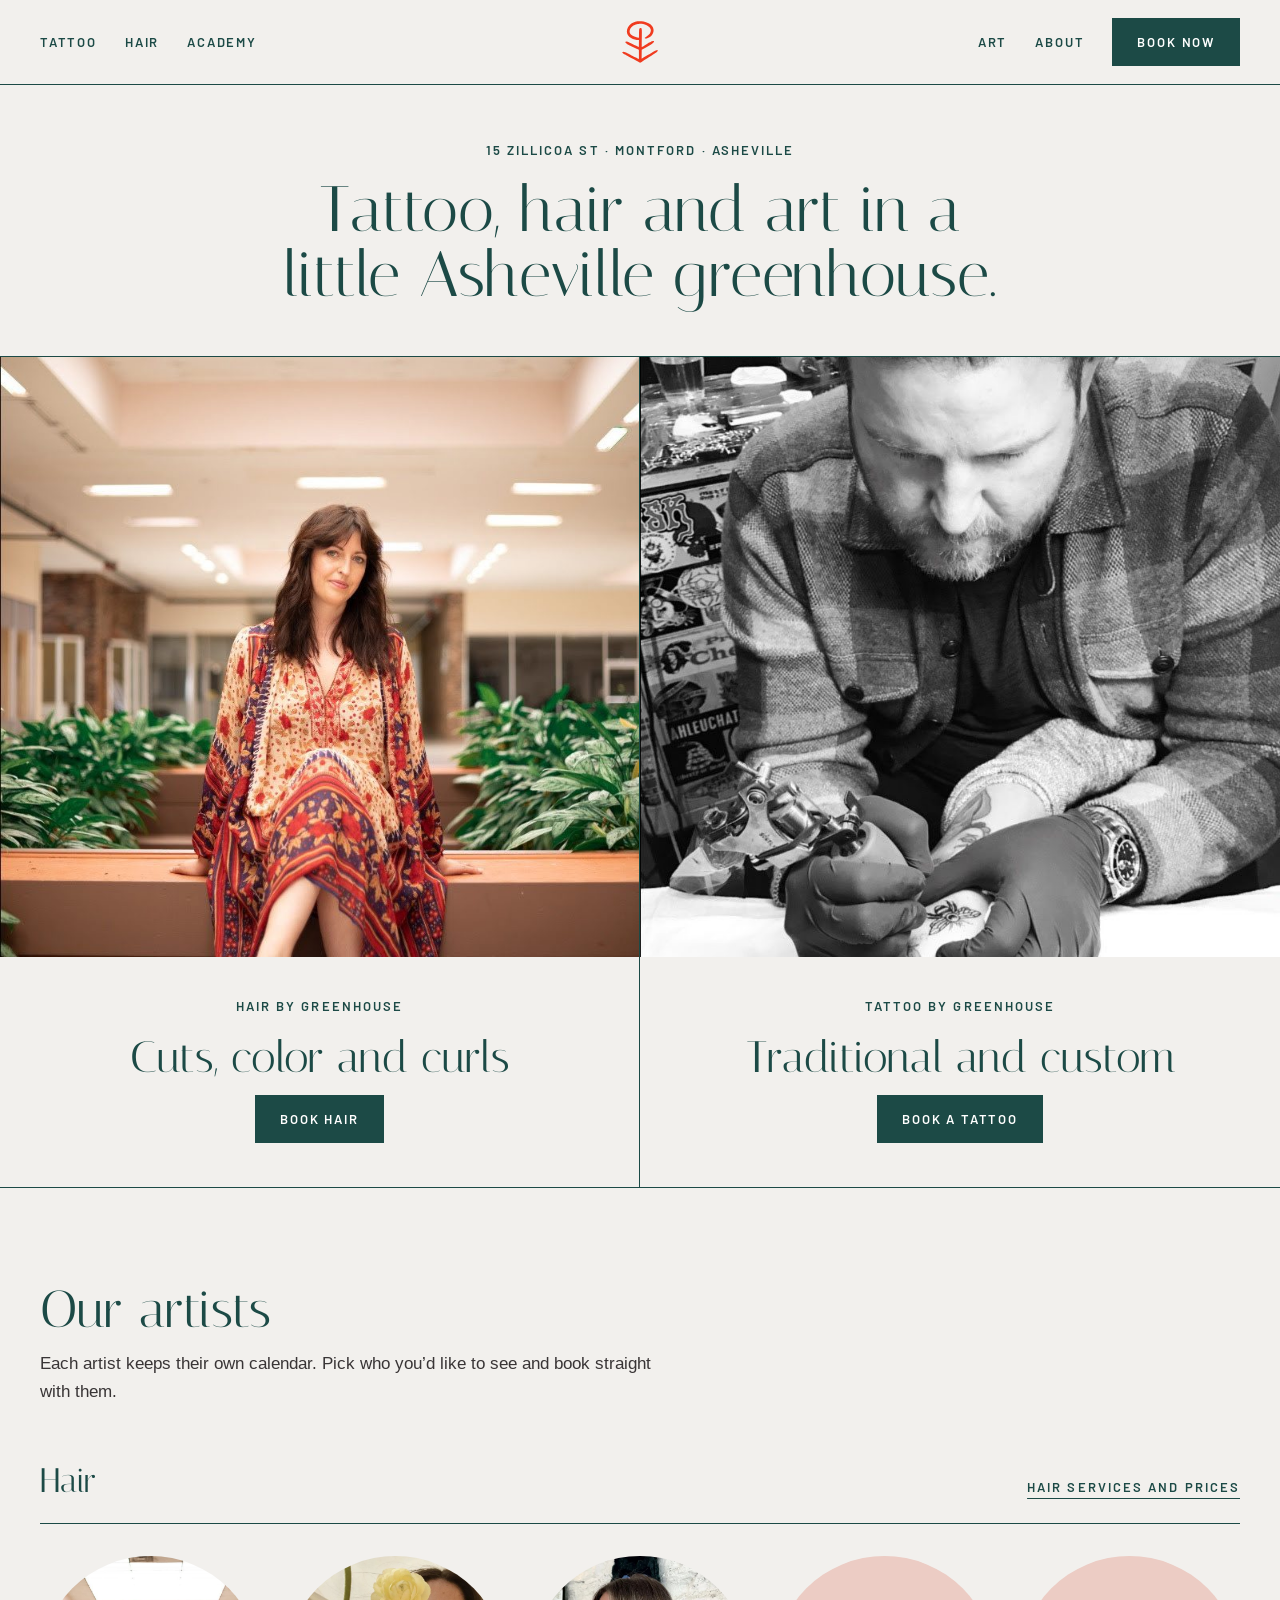
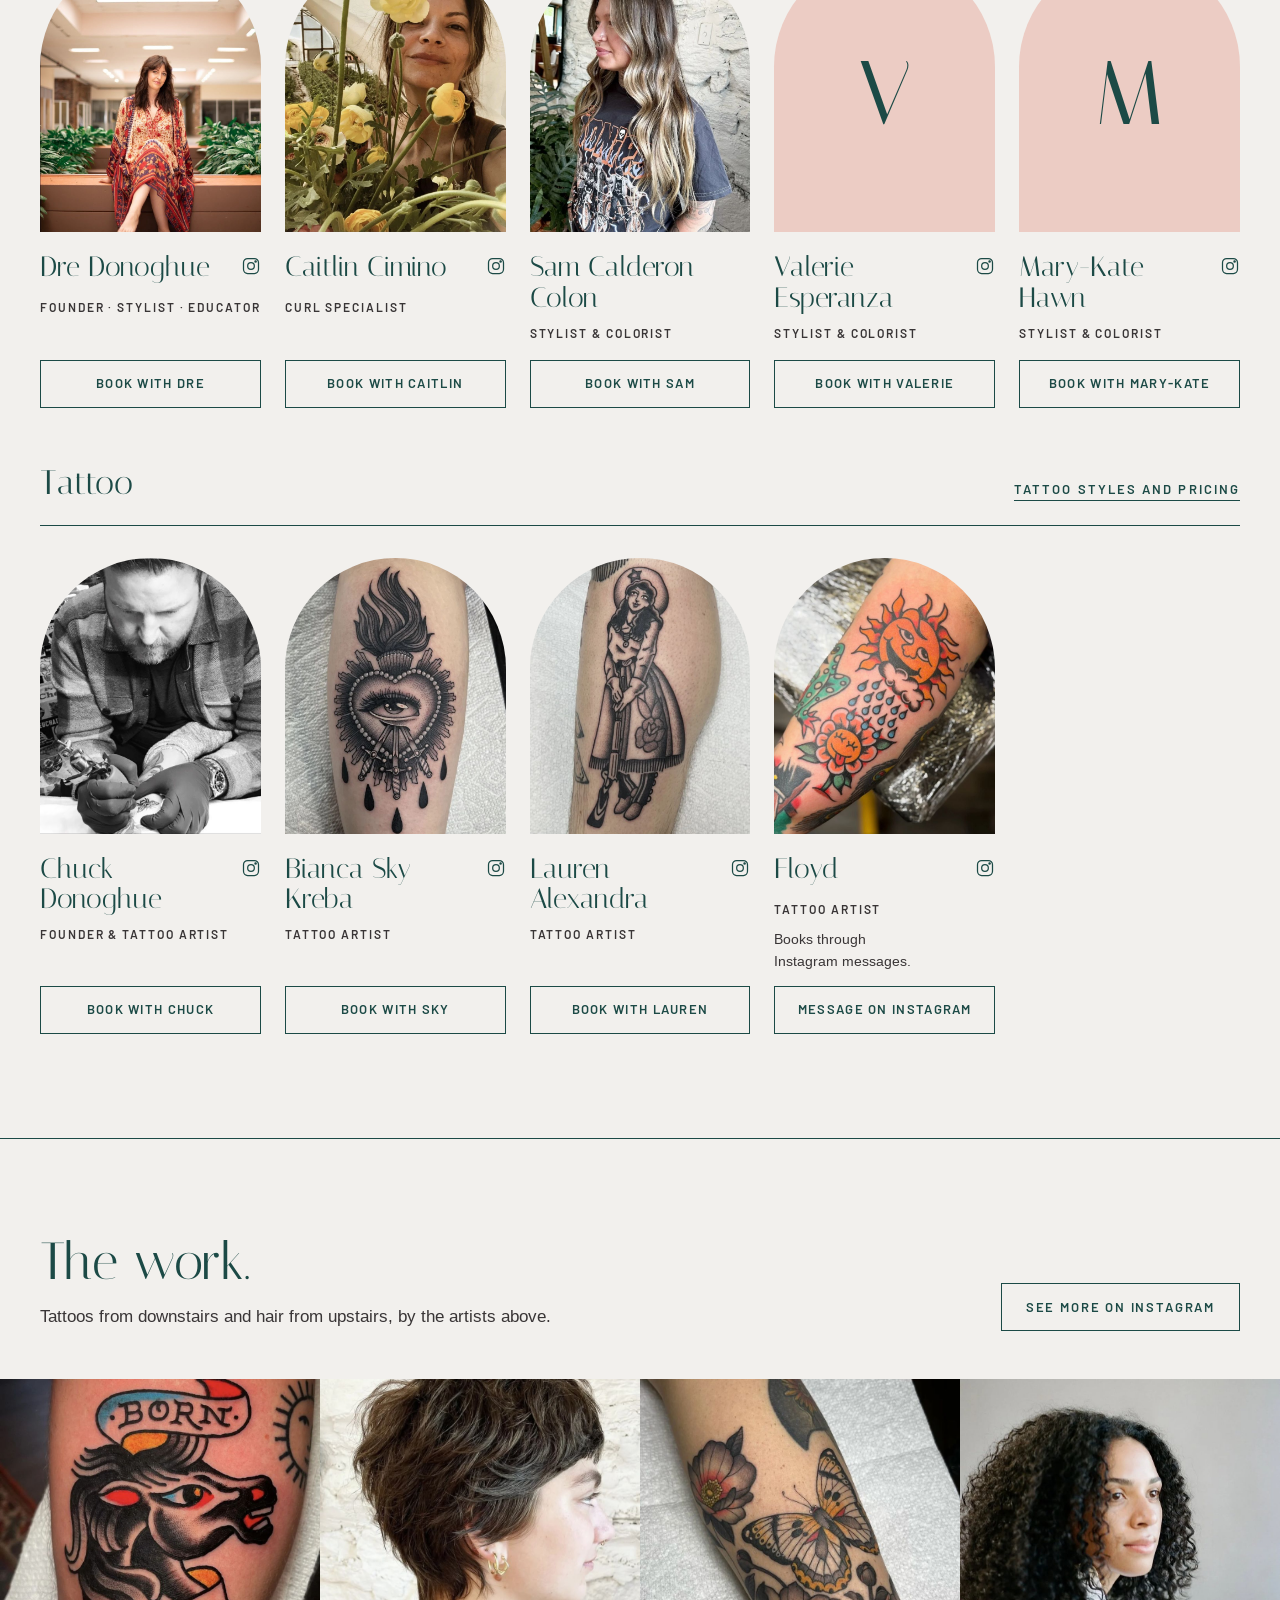
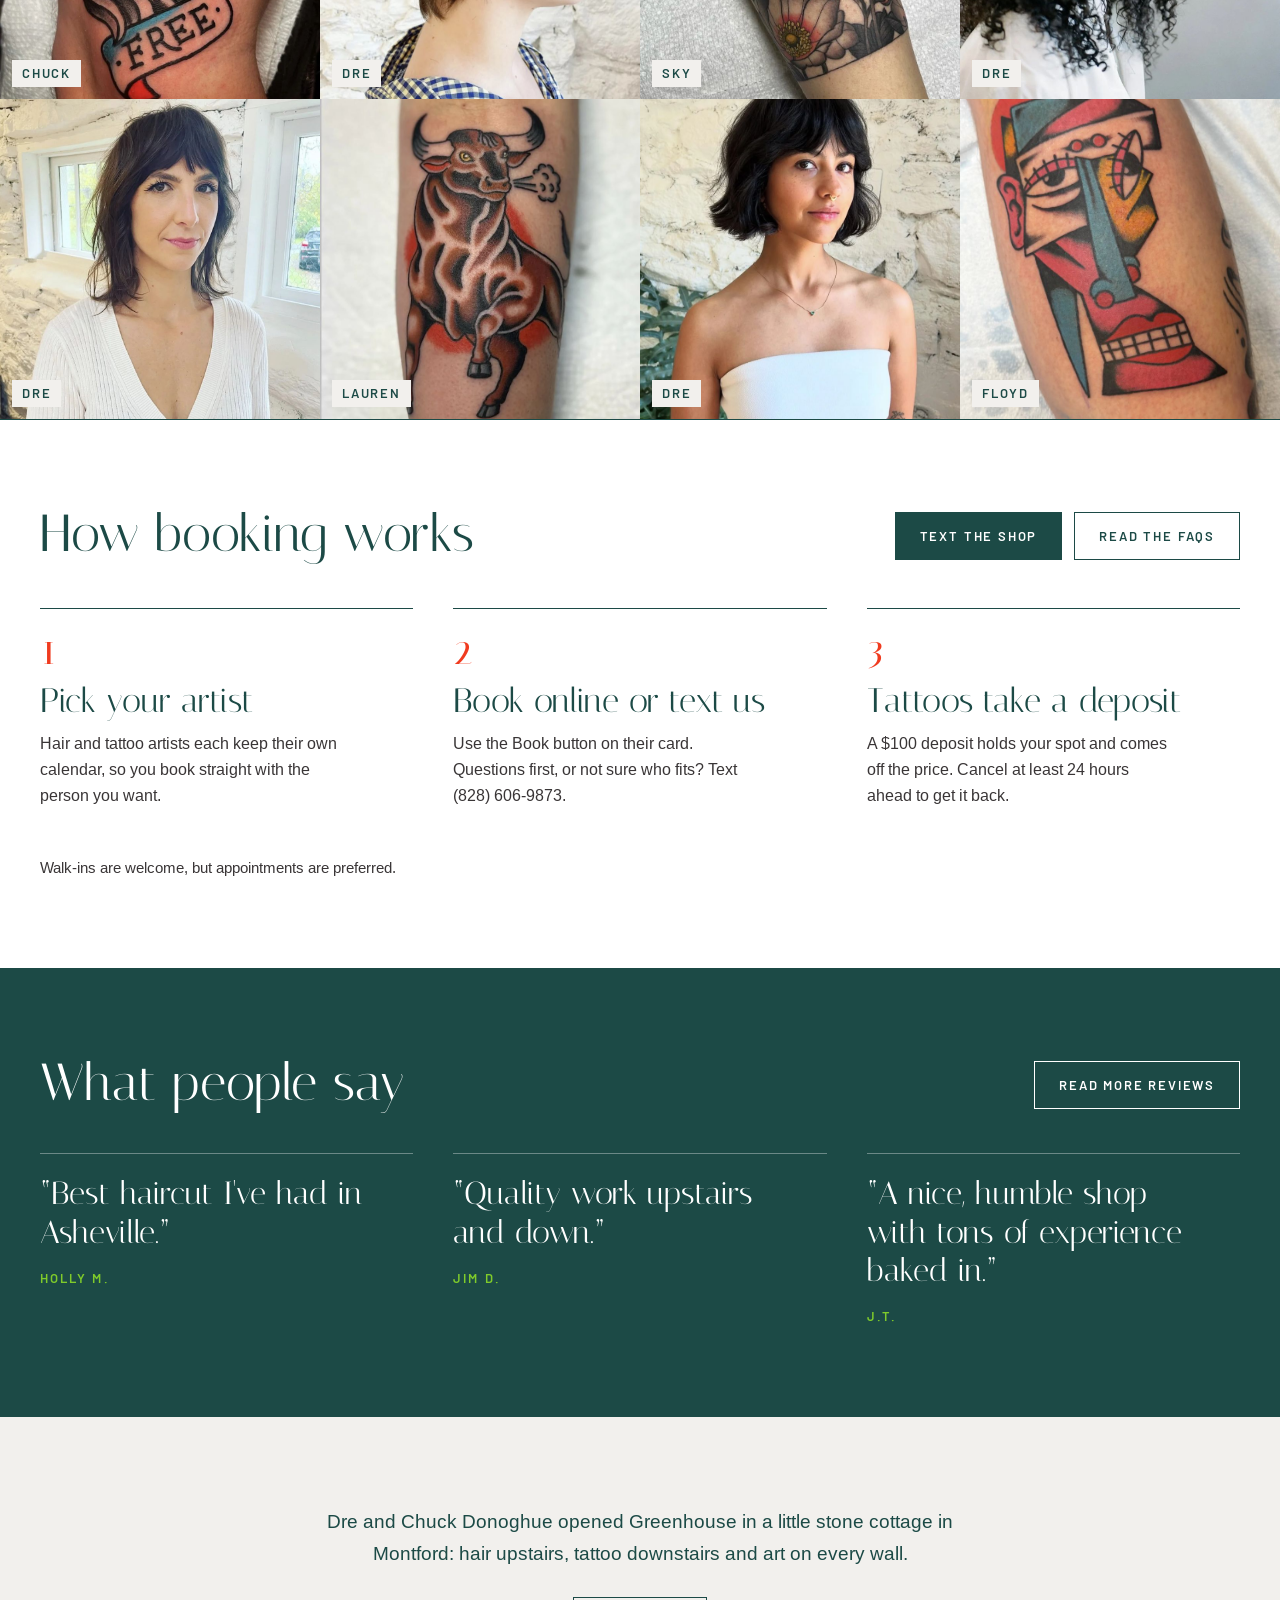
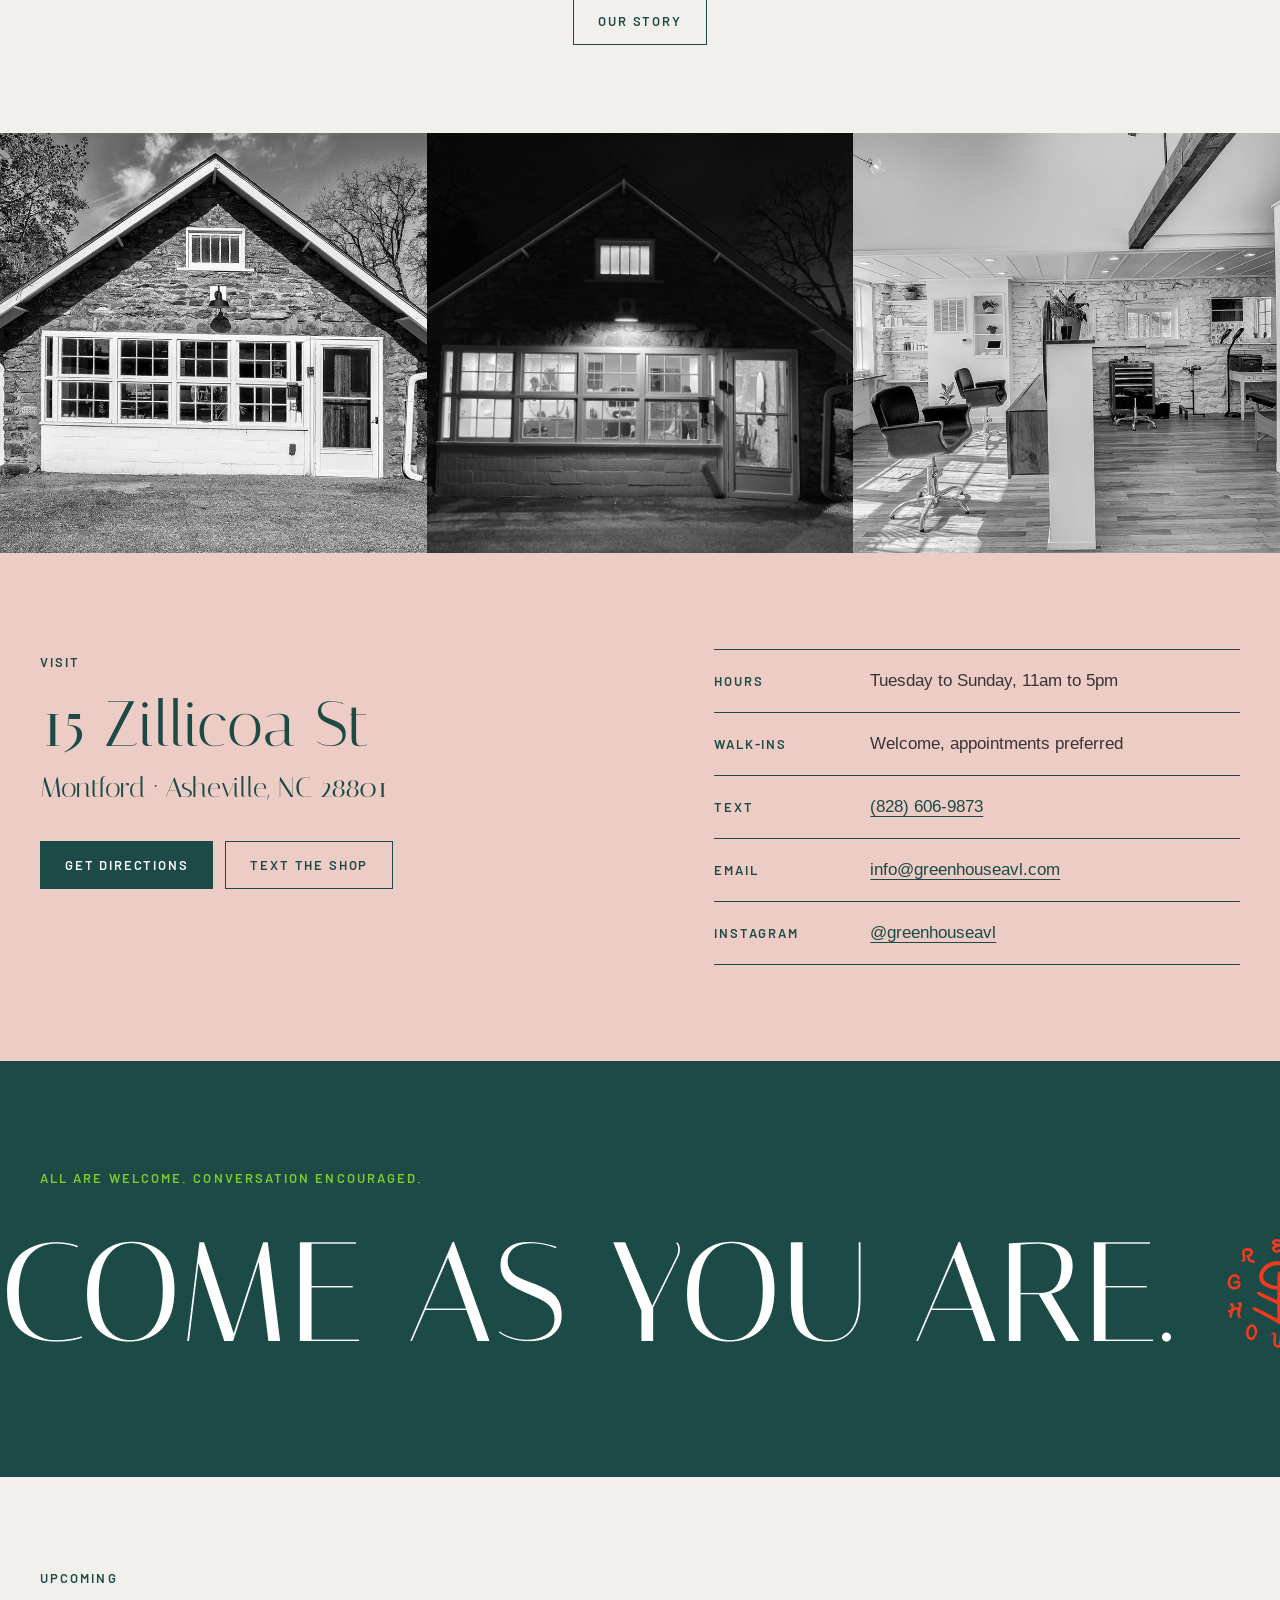
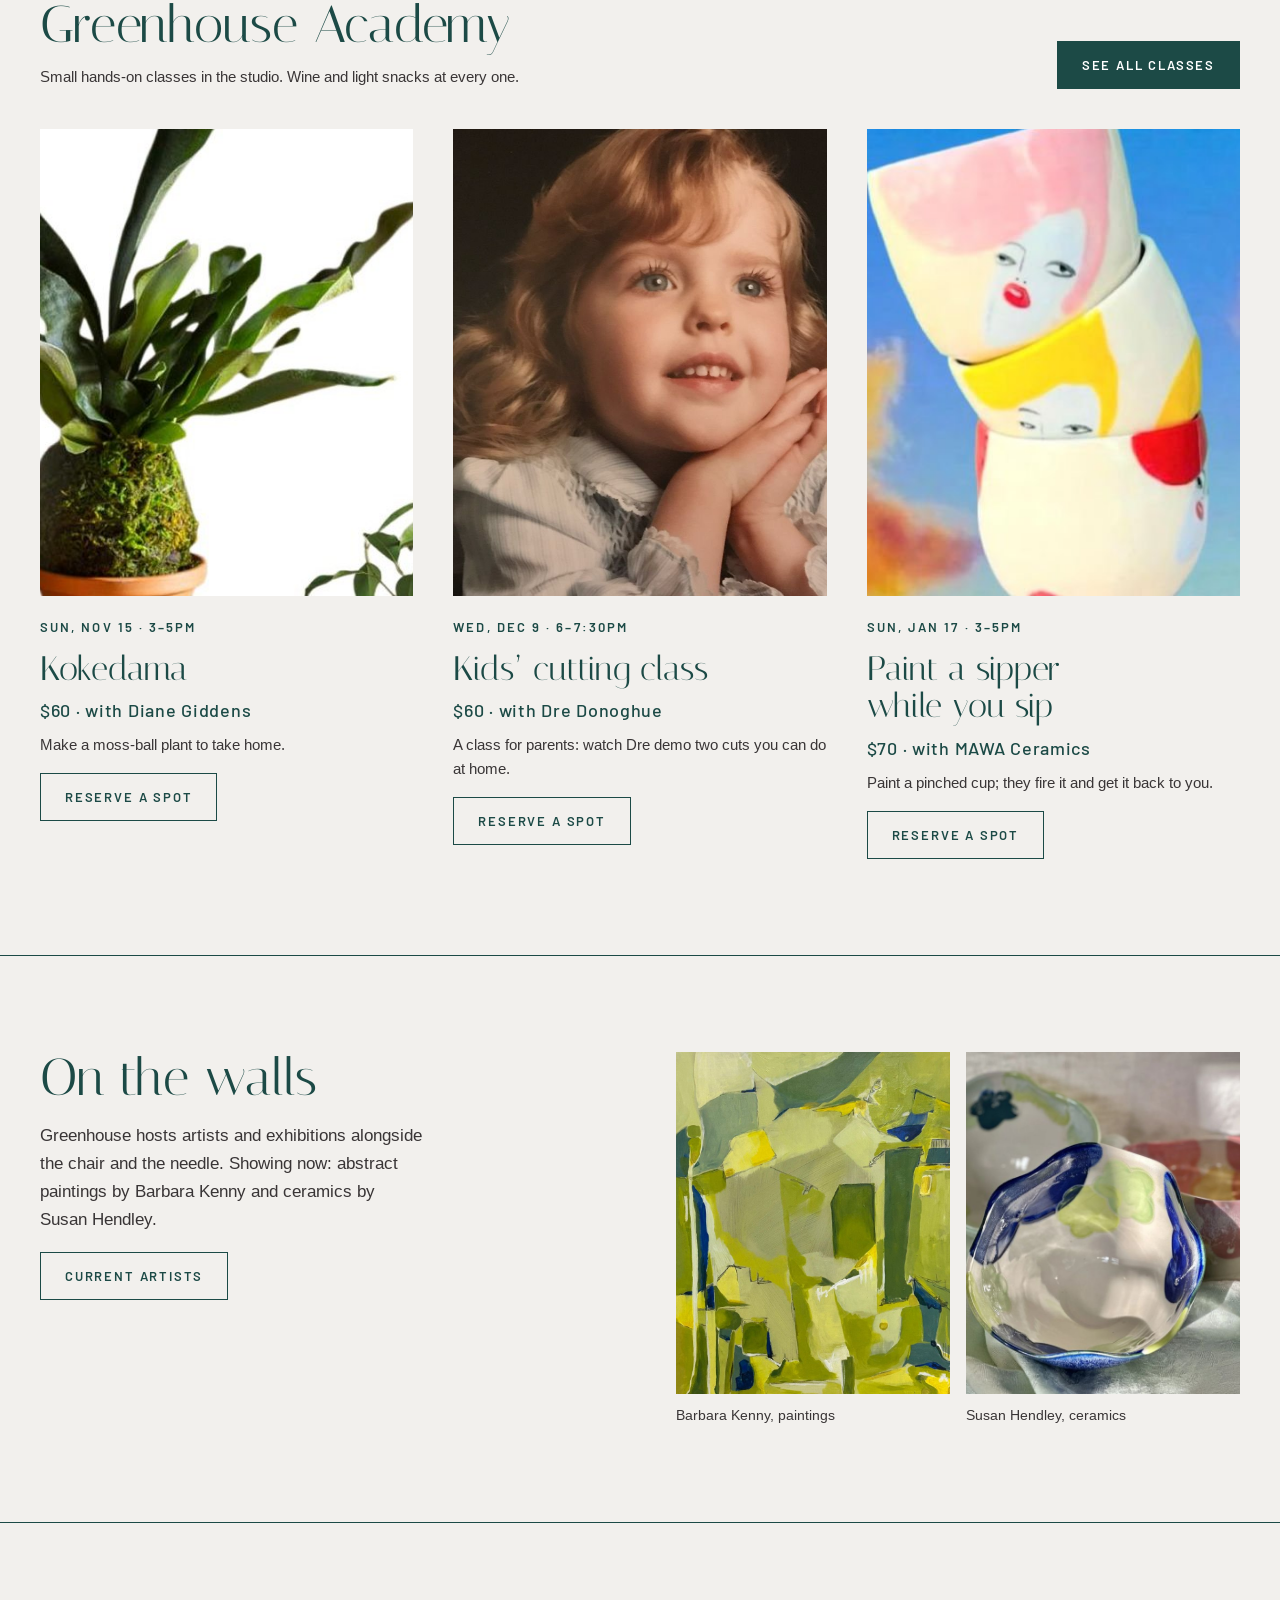
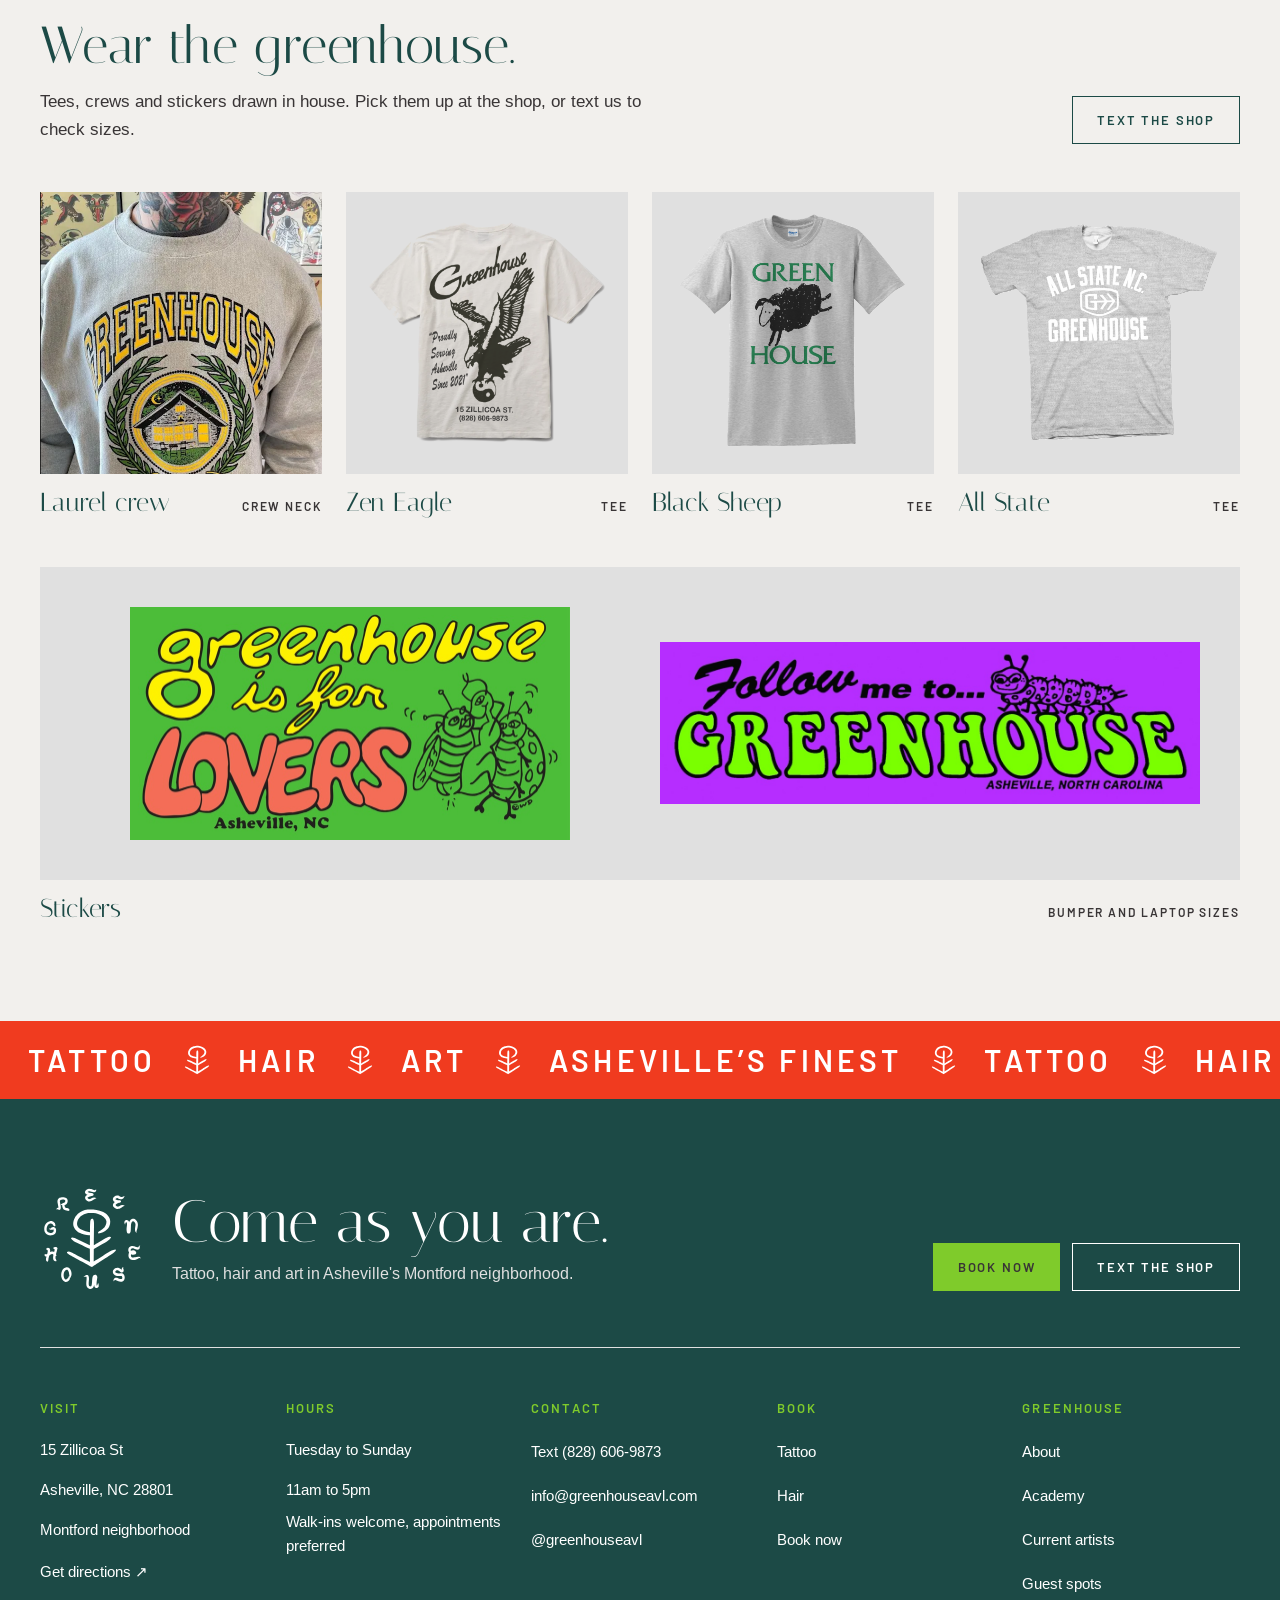
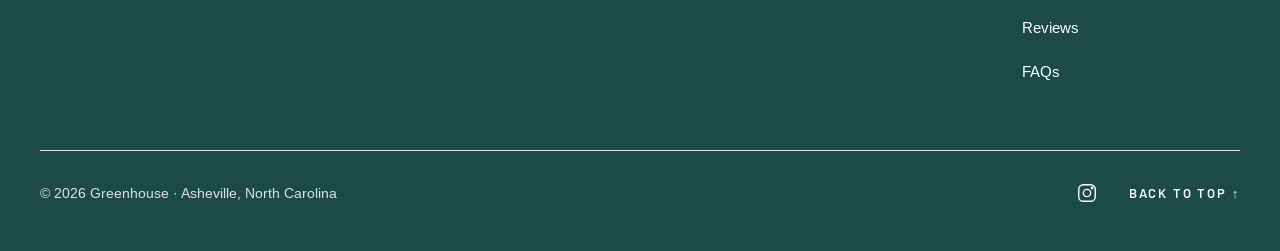
<file: index.html>
<!doctype html>
<html lang="en">
<head>
<meta charset="utf-8">
<meta name="viewport" content="width=device-width, initial-scale=1">
<title>Greenhouse · Tattoo, hair and art in Asheville</title>
<meta name="description" content="Tattoo, hair and art in a little stone cottage in Montford, Asheville. Book with Dre, Chuck and the Greenhouse artists.">
<meta property="og:type" content="website">
<meta property="og:title" content="Greenhouse · Tattoo, hair and art in Asheville">
<meta property="og:description" content="Tattoo, hair and art in a little stone cottage in Montford, Asheville. Book with Dre, Chuck and the Greenhouse artists.">
<meta property="og:image" content="share.jpg">
<meta name="twitter:card" content="summary_large_image">
<meta name="theme-color" content="#F2F0ED">
<!-- Once the domain is set: make og:image a full URL and add <link rel="canonical" href="https://DOMAIN/"> -->
<link rel="icon" href="images/greenhouse-mark-vermilion.svg" type="image/svg+xml">
<link rel="preconnect" href="https://fonts.googleapis.com">
<link rel="preconnect" href="https://fonts.gstatic.com" crossorigin>
<link rel="stylesheet" href="https://fonts.googleapis.com/css2?family=Italiana&amp;family=Barlow:wght@400;500;600&amp;family=Arimo:ital,wght@0,400;0,700;1,400&amp;display=swap">
<link rel="stylesheet" href="css/site.css">
<link rel="stylesheet" href="css/booking.css">
<script src="js/booking.js" defer></script>
<script>document.documentElement.classList.add("gh-intro");setTimeout(function(){var r=document.documentElement;r.classList.add("gh-intro-go");setTimeout(function(){r.classList.add("gh-intro-done")},1800)},2500)</script>
<script src="js/intro.js" defer></script>
<script src="js/rollover.js" defer></script>
<style>
@media (max-width: 900px){.gh-nav{display:none !important}.gh-menu{display:block !important}.gh-mbar{display:flex !important}}
@keyframes gh-marquee{from{transform:translateX(0)}to{transform:translateX(-50%)}}
.gh-track{animation:gh-marquee 32s linear infinite}
.gh-slow{animation-duration:60s}
.gh-marquee:hover .gh-track{animation-play-state:paused}
@media (prefers-reduced-motion: reduce){.gh-track{animation:none}}
h1,h2,h3{text-wrap:balance}p,blockquote{text-wrap:pretty}
::selection{background:#7FCB2B;color:#393536}
a:focus-visible,button:focus-visible,summary:focus-visible,input:focus-visible{outline:2px solid #F03B1F;outline-offset:3px}
.gh-dark a:focus-visible,.gh-dark summary:focus-visible,footer a:focus-visible{outline-color:#7FCB2B}
.gh-menu summary{list-style:none}.gh-menu summary::-webkit-details-marker{display:none}
.gh-menu[open] .gh-menu-panel{display:flex}
.gh-cards{display:grid;grid-template-columns:repeat(5,minmax(0,1fr));gap:48px 24px}
.gh-steps{display:grid;grid-template-columns:repeat(3,minmax(0,1fr));gap:40px}
@media (max-width: 1100px){.gh-cards{grid-template-columns:repeat(3,minmax(0,1fr))}}
@media (max-width: 900px){.gh-steps{grid-template-columns:1fr;gap:28px}}
@media (max-width: 640px){.gh-name{font-size:22px !important}.gh-cards{grid-template-columns:repeat(2,minmax(0,1fr));gap:36px 16px}.gh-foot-contact{grid-column:1 / -1}}
</style>
</head>
<body id="top">
<a class="gh-skip" href="#main">Skip to content</a>
<div style="background: #F2F0ED; color: #1C4A46; font-family: Arimo, Arial, sans-serif; font-size: 16px; line-height: 26px">

<header data-appear="up" style="--d: 0ms; position: relative; border-bottom: 1px solid #1C4A46">
<div style="max-width: 1280px; margin: 0 auto; padding: 0 40px; height: 84px; display: grid; grid-template-columns: 1fr auto 1fr; align-items: center; gap: 16px">
<div style="justify-self: start; display: flex; align-items: center">
<nav aria-label="Services" class="gh-nav" style="display: flex; align-items: center; gap: 28px"><a href="tattoo.html" style="display: inline-flex; align-items: center; min-height: 44px; font-family: Barlow, Arial, sans-serif; font-weight: 600; letter-spacing: 0.14em; text-transform: uppercase; font-size: 13px; text-decoration: none">Tattoo</a><a href="hair.html" style="display: inline-flex; align-items: center; min-height: 44px; font-family: Barlow, Arial, sans-serif; font-weight: 600; letter-spacing: 0.14em; text-transform: uppercase; font-size: 13px; text-decoration: none">Hair</a><a href="academy.html" style="display: inline-flex; align-items: center; min-height: 44px; font-family: Barlow, Arial, sans-serif; font-weight: 600; letter-spacing: 0.14em; text-transform: uppercase; font-size: 13px; text-decoration: none">Academy</a></nav>
<details class="gh-menu" style="display: none; position: static"><summary style="display: flex; align-items: center; min-height: 44px; padding-right: 8px; cursor: pointer; color: #1C4A46; font-family: Barlow, Arial, sans-serif; font-weight: 600; letter-spacing: 0.14em; text-transform: uppercase; font-size: 13px; cursor: pointer">Menu</summary><nav aria-label="Menu" class="gh-menu-panel" style="display: none; flex-direction: column; position: absolute; left: 0; right: 0; top: 84px; z-index: 20; background: #F2F0ED; border-bottom: 1px solid #1C4A46"><a href="tattoo.html" style="display: flex; align-items: center; min-height: 52px; padding: 0 40px; border-top: 1px solid #1C4A46; font-family: Barlow, Arial, sans-serif; font-weight: 600; font-size: 13px; letter-spacing: 0.16em; text-transform: uppercase; text-decoration: none">Tattoo</a><a href="hair.html" style="display: flex; align-items: center; min-height: 52px; padding: 0 40px; border-top: 1px solid #1C4A46; font-family: Barlow, Arial, sans-serif; font-weight: 600; font-size: 13px; letter-spacing: 0.16em; text-transform: uppercase; text-decoration: none">Hair</a><a href="academy.html" style="display: flex; align-items: center; min-height: 52px; padding: 0 40px; border-top: 1px solid #1C4A46; font-family: Barlow, Arial, sans-serif; font-weight: 600; font-size: 13px; letter-spacing: 0.16em; text-transform: uppercase; text-decoration: none">Academy</a><a href="art.html" style="display: flex; align-items: center; min-height: 52px; padding: 0 40px; border-top: 1px solid #1C4A46; font-family: Barlow, Arial, sans-serif; font-weight: 600; font-size: 13px; letter-spacing: 0.16em; text-transform: uppercase; text-decoration: none">Art</a><a href="about.html" style="display: flex; align-items: center; min-height: 52px; padding: 0 40px; border-top: 1px solid #1C4A46; font-family: Barlow, Arial, sans-serif; font-weight: 600; font-size: 13px; letter-spacing: 0.16em; text-transform: uppercase; text-decoration: none">About</a><a href="reviews.html" style="display: flex; align-items: center; min-height: 52px; padding: 0 40px; border-top: 1px solid #1C4A46; font-family: Barlow, Arial, sans-serif; font-weight: 600; font-size: 13px; letter-spacing: 0.16em; text-transform: uppercase; text-decoration: none">Reviews</a><a href="faqs.html" style="display: flex; align-items: center; min-height: 52px; padding: 0 40px; border-top: 1px solid #1C4A46; font-family: Barlow, Arial, sans-serif; font-weight: 600; font-size: 13px; letter-spacing: 0.16em; text-transform: uppercase; text-decoration: none">FAQs</a></nav></details>
</div>
<a href="index.html" aria-label="Greenhouse home" style="display: block"><img src="images/greenhouse-mark-vermilion.svg" alt="Greenhouse" style="height: 44px; width: auto; display: block"></a>
<div style="justify-self: end; display: flex; align-items: center; gap: 28px">
<nav aria-label="More" class="gh-nav" style="display: flex; align-items: center; gap: 28px"><a href="art.html" style="display: inline-flex; align-items: center; min-height: 44px; font-family: Barlow, Arial, sans-serif; font-weight: 600; letter-spacing: 0.14em; text-transform: uppercase; font-size: 13px; text-decoration: none">Art</a><a href="about.html" style="display: inline-flex; align-items: center; min-height: 44px; font-family: Barlow, Arial, sans-serif; font-weight: 600; letter-spacing: 0.14em; text-transform: uppercase; font-size: 13px; text-decoration: none">About</a></nav>
<a class="gh-btn gh-btn--primary" href="book.html" style="display: inline-flex; align-items: center; justify-content: center; min-height: 48px; padding: 0 24px; box-sizing: border-box; font-family: Barlow, Arial, sans-serif; font-weight: 600; font-size: 13px; letter-spacing: 0.14em; text-transform: uppercase; text-decoration: none; white-space: nowrap; cursor: pointer; background: #1C4A46; color: #FFFFFF; border: 1.5px solid #1C4A46" data-book="">Book now</a>
</div>
</div>
</header>

<main id="main">
<section style="border-bottom: 1px solid #1C4A46">
<div style="max-width: 1100px; margin: 0 auto; padding: 52px 40px 48px; display: flex; flex-direction: column; align-items: center; gap: 14px; text-align: center">
<p data-appear="up" style="--d: 60ms; margin: 0; font-family: Barlow, Arial, sans-serif; font-weight: 600; font-size: 13px; letter-spacing: 0.16em; text-transform: uppercase">15 Zillicoa St · Montford · Asheville</p>
<h1 data-appear="up" data-appear-lines style="--d: 110ms; margin: 0; font-family: Italiana, Georgia, serif; font-weight: 400; font-size: clamp(40px, 5vw, 66px); line-height: 1.02">Tattoo, hair and art in a little Asheville greenhouse.</h1>
</div>
</section>

<section class="gh-split" style="display: grid; grid-template-columns: repeat(auto-fit, minmax(min(100%, 420px), 1fr)); border-bottom: 1px solid #1C4A46">
<div style="display: flex; flex-direction: column; border-right: 1px solid #1C4A46">
<div class="gh-roll">
<img data-appear="photo" src="images/dre-donoghue.jpg" alt="Dre Donoghue in the salon" style="--d: 220ms; width: 100%; height: 600px; object-fit: cover; display: block">
<!-- Rollover: pointing at the photo drops a pile of haircut prints onto it (desktop only; js/rollover.js loads these) -->
<ul class="gh-roll__grid" aria-hidden="true">
<li style="--i: 0"><img data-src="images/photos/122-IMG_0040.jpg" alt=""></li>
<li style="--i: 1"><img data-src="images/photos/072-IMG_0037.jpg" alt=""></li>
<li style="--i: 2"><img data-src="images/photos/284-IMG_0033.jpg" alt=""></li>
<li style="--i: 3"><img data-src="images/photos/097-IMG_0280.jpg" alt=""></li>
<li style="--i: 4"><img data-src="images/photos/167-IMG_4840.jpg" alt=""></li>
<li style="--i: 5"><img data-src="images/photos/044-FullSizeRender-7.jpg" alt=""></li>
</ul>
</div>
<div style="padding: 36px 32px 44px; display: flex; flex-direction: column; align-items: center; gap: 14px; text-align: center">
<p data-appear="up" style="--d: 320ms; margin: 0; font-family: Barlow, Arial, sans-serif; font-weight: 600; font-size: 13px; letter-spacing: 0.16em; text-transform: uppercase">Hair by Greenhouse</p>
<h2 data-appear="up" style="--d: 370ms; margin: 0; font-family: Italiana, Georgia, serif; font-weight: 400; font-size: 44px; line-height: 1.1">Cuts, color and curls</h2>
<a data-appear="up" class="gh-btn gh-btn--primary" href="book.html" style="--d: 420ms; display: inline-flex; align-items: center; justify-content: center; min-height: 48px; padding: 0 24px; box-sizing: border-box; font-family: Barlow, Arial, sans-serif; font-weight: 600; font-size: 13px; letter-spacing: 0.14em; text-transform: uppercase; text-decoration: none; white-space: nowrap; cursor: pointer; background: #1C4A46; color: #FFFFFF; border: 1.5px solid #1C4A46" data-book="hair">Book hair</a>
</div>
</div>
<div style="display: flex; flex-direction: column">
<div class="gh-roll">
<img data-appear="photo" src="images/chuck-donoghue.jpg" alt="Chuck Donoghue at work" style="--d: 270ms; width: 100%; height: 600px; object-fit: cover; display: block">
<!-- Rollover: pointing at the photo drops a pile of tattoo prints onto it (desktop only; js/rollover.js loads these) -->
<ul class="gh-roll__grid" aria-hidden="true">
<li style="--i: 0"><img data-src="images/photos/224-IMG_2976.jpg" alt=""></li>
<li style="--i: 1"><img data-src="images/photos/046-IMG_2972.jpg" alt=""></li>
<li style="--i: 2"><img data-src="images/photos/188-IMG_3112.jpg" alt=""></li>
<li style="--i: 3"><img data-src="images/photos/135-IMG_3384.jpg" alt=""></li>
<li style="--i: 4"><img data-src="images/photos/279-IMG_2831.jpg" alt=""></li>
<li style="--i: 5"><img data-src="images/photos/111-IMG_2806.jpg" alt=""></li>
</ul>
</div>
<div style="padding: 36px 32px 44px; display: flex; flex-direction: column; align-items: center; gap: 14px; text-align: center">
<p data-appear="up" style="--d: 350ms; margin: 0; font-family: Barlow, Arial, sans-serif; font-weight: 600; font-size: 13px; letter-spacing: 0.16em; text-transform: uppercase">Tattoo by Greenhouse</p>
<h2 data-appear="up" style="--d: 400ms; margin: 0; font-family: Italiana, Georgia, serif; font-weight: 400; font-size: 44px; line-height: 1.1">Traditional and custom</h2>
<a data-appear="up" class="gh-btn gh-btn--primary" href="book.html" style="--d: 450ms; display: inline-flex; align-items: center; justify-content: center; min-height: 48px; padding: 0 24px; box-sizing: border-box; font-family: Barlow, Arial, sans-serif; font-weight: 600; font-size: 13px; letter-spacing: 0.14em; text-transform: uppercase; text-decoration: none; white-space: nowrap; cursor: pointer; background: #1C4A46; color: #FFFFFF; border: 1.5px solid #1C4A46" data-book="tattoo">Book a tattoo</a>
</div>
</div>
</section>

<section aria-labelledby="artists-heading">
<div style="max-width: 1280px; margin: 0 auto; padding: 96px 40px 104px; display: flex; flex-direction: column; gap: 56px">
<div style="display: flex; flex-direction: column; gap: 14px; max-width: 640px">
<h2 id="artists-heading" style="margin: 0; font-family: Italiana, Georgia, serif; font-weight: 400; font-size: 52px; line-height: 1">Our artists</h2>
<p style="margin: 0; font-size: 17px; line-height: 28px; color: #393536">Each artist keeps their own calendar. Pick who you’d like to see and book straight with them.</p>
</div>
<div id="hair-artists" style="display: flex; flex-direction: column; gap: 32px; scroll-margin-top: 24px">
<div style="display: flex; flex-wrap: wrap; align-items: baseline; justify-content: space-between; gap: 12px; padding-bottom: 14px; border-bottom: 1px solid #1C4A46">
<h3 style="margin: 0; font-family: Italiana, Georgia, serif; font-weight: 400; font-size: 34px; line-height: 1.1">Hair</h3>
<a href="hair.html" style="display: inline-flex; align-items: center; min-height: 44px; font-family: Barlow, Arial, sans-serif; font-weight: 600; font-size: 13px; letter-spacing: 0.16em; text-transform: uppercase; text-underline-offset: 6px">Hair services and prices</a>
</div>
<div class="gh-cards">
<article style="display: flex; flex-direction: column; gap: 14px">
<img src="images/dre-donoghue.jpg" alt="Dre Donoghue in the salon" style="width: 100%; aspect-ratio: 4 / 5; height: auto; object-fit: cover; object-position: 50% 25%; border-radius: 999px 999px 0 0; display: block">
<div style="display: flex; flex-direction: column; gap: 6px">
<div style="display: flex; align-items: flex-start; justify-content: space-between; gap: 8px">
<h4 class="gh-name" style="margin: 0; padding-top: 6px; font-family: Italiana, Georgia, serif; font-weight: 400; font-size: 28px; line-height: 1.1">Dre Donoghue</h4>
<a href="https://www.instagram.com/dre_donoghue/" aria-label="Dre on Instagram" style="display: inline-flex; align-items: center; justify-content: center; flex: 0 0 44px; width: 44px; height: 44px; margin: -2px -12px 0 0; color: #1C4A46" target="_blank" rel="noopener"><svg viewBox="0 0 24 24" width="20" height="20" fill="none" stroke="currentColor" stroke-width="1.5" aria-hidden="true"><rect x="3" y="3" width="18" height="18" rx="5"></rect><circle cx="12" cy="12" r="4"></circle><circle cx="17.5" cy="6.5" r="0.8" fill="currentColor"></circle></svg></a>
</div>
<p style="margin: 0; font-family: Barlow, Arial, sans-serif; font-weight: 600; font-size: 13px; letter-spacing: 0.16em; text-transform: uppercase; font-size: 12px; color: #393536">Founder · stylist · educator</p>
</div>
<a class="gh-btn gh-btn--outline" href="https://www.vagaro.com/dreatgreenhouse/book-now" style="display: inline-flex; align-items: center; justify-content: center; min-height: 48px; padding: 8px 12px; box-sizing: border-box; font-family: Barlow, Arial, sans-serif; font-weight: 600; font-size: 13px; letter-spacing: 0.1em; text-transform: uppercase; text-decoration: none; white-space: normal; text-align: center; line-height: 1.3; cursor: pointer; background: transparent; color: #1C4A46; border: 1.5px solid #1C4A46; margin-top: auto; width: 100%" target="_blank" rel="noopener">Book with Dre</a>
</article>
<article style="display: flex; flex-direction: column; gap: 14px">
<img src="images/photos/204-Caitlin.jpg" alt="Caitlin Cimino" style="width: 100%; aspect-ratio: 4 / 5; height: auto; object-fit: cover; object-position: 50% 30%; border-radius: 999px 999px 0 0; display: block">
<div style="display: flex; flex-direction: column; gap: 6px">
<div style="display: flex; align-items: flex-start; justify-content: space-between; gap: 8px">
<h4 class="gh-name" style="margin: 0; padding-top: 6px; font-family: Italiana, Georgia, serif; font-weight: 400; font-size: 28px; line-height: 1.1">Caitlin Cimino</h4>
<a href="https://www.instagram.com/daffodilcurls/" aria-label="Caitlin on Instagram" style="display: inline-flex; align-items: center; justify-content: center; flex: 0 0 44px; width: 44px; height: 44px; margin: -2px -12px 0 0; color: #1C4A46" target="_blank" rel="noopener"><svg viewBox="0 0 24 24" width="20" height="20" fill="none" stroke="currentColor" stroke-width="1.5" aria-hidden="true"><rect x="3" y="3" width="18" height="18" rx="5"></rect><circle cx="12" cy="12" r="4"></circle><circle cx="17.5" cy="6.5" r="0.8" fill="currentColor"></circle></svg></a>
</div>
<p style="margin: 0; font-family: Barlow, Arial, sans-serif; font-weight: 600; font-size: 13px; letter-spacing: 0.16em; text-transform: uppercase; font-size: 12px; color: #393536">Curl specialist</p>
</div>
<a class="gh-btn gh-btn--outline" href="https://daffodilcurls.square.site" style="display: inline-flex; align-items: center; justify-content: center; min-height: 48px; padding: 8px 12px; box-sizing: border-box; font-family: Barlow, Arial, sans-serif; font-weight: 600; font-size: 13px; letter-spacing: 0.1em; text-transform: uppercase; text-decoration: none; white-space: normal; text-align: center; line-height: 1.3; cursor: pointer; background: transparent; color: #1C4A46; border: 1.5px solid #1C4A46; margin-top: auto; width: 100%" target="_blank" rel="noopener">Book with Caitlin</a>
</article>
<article style="display: flex; flex-direction: column; gap: 14px">
<img src="images/photos/205-IMG_3376.jpg" alt="Hair by Sam Calderon Colon" style="width: 100%; aspect-ratio: 4 / 5; height: auto; object-fit: cover; object-position: 50% 30%; border-radius: 999px 999px 0 0; display: block">
<div style="display: flex; flex-direction: column; gap: 6px">
<div style="display: flex; align-items: flex-start; justify-content: space-between; gap: 8px">
<h4 class="gh-name" style="margin: 0; padding-top: 6px; font-family: Italiana, Georgia, serif; font-weight: 400; font-size: 28px; line-height: 1.1">Sam Calderon Colon</h4>

</div>
<p style="margin: 0; font-family: Barlow, Arial, sans-serif; font-weight: 600; font-size: 13px; letter-spacing: 0.16em; text-transform: uppercase; font-size: 12px; color: #393536">Stylist &amp; colorist</p>
</div>
<a class="gh-btn gh-btn--outline" href="https://sam-at-greenhouse.square.site/" style="display: inline-flex; align-items: center; justify-content: center; min-height: 48px; padding: 8px 12px; box-sizing: border-box; font-family: Barlow, Arial, sans-serif; font-weight: 600; font-size: 13px; letter-spacing: 0.1em; text-transform: uppercase; text-decoration: none; white-space: normal; text-align: center; line-height: 1.3; cursor: pointer; background: transparent; color: #1C4A46; border: 1.5px solid #1C4A46; margin-top: auto; width: 100%" target="_blank" rel="noopener">Book with Sam</a>
</article>
<article style="display: flex; flex-direction: column; gap: 14px">
<div role="img" aria-label="Valerie Esperanza" style="width: 100%; aspect-ratio: 4 / 5; border-radius: 999px 999px 0 0; background: #ECCCC4; display: flex; align-items: center; justify-content: center"><span aria-hidden="true" style="font-family: Italiana, Georgia, serif; font-size: clamp(64px, 7vw, 112px); line-height: 1; color: #1C4A46">V</span></div>
<div style="display: flex; flex-direction: column; gap: 6px">
<div style="display: flex; align-items: flex-start; justify-content: space-between; gap: 8px">
<h4 class="gh-name" style="margin: 0; padding-top: 6px; font-family: Italiana, Georgia, serif; font-weight: 400; font-size: 28px; line-height: 1.1">Valerie Esperanza</h4>
<a href="https://www.instagram.com/valerieesperanza/" aria-label="Valerie on Instagram" style="display: inline-flex; align-items: center; justify-content: center; flex: 0 0 44px; width: 44px; height: 44px; margin: -2px -12px 0 0; color: #1C4A46" target="_blank" rel="noopener"><svg viewBox="0 0 24 24" width="20" height="20" fill="none" stroke="currentColor" stroke-width="1.5" aria-hidden="true"><rect x="3" y="3" width="18" height="18" rx="5"></rect><circle cx="12" cy="12" r="4"></circle><circle cx="17.5" cy="6.5" r="0.8" fill="currentColor"></circle></svg></a>
</div>
<p style="margin: 0; font-family: Barlow, Arial, sans-serif; font-weight: 600; font-size: 13px; letter-spacing: 0.16em; text-transform: uppercase; font-size: 12px; color: #393536">Stylist &amp; colorist</p>
</div>
<a class="gh-btn gh-btn--outline" href="https://valerieesperanza.glossgenius.com" style="display: inline-flex; align-items: center; justify-content: center; min-height: 48px; padding: 8px 12px; box-sizing: border-box; font-family: Barlow, Arial, sans-serif; font-weight: 600; font-size: 13px; letter-spacing: 0.1em; text-transform: uppercase; text-decoration: none; white-space: normal; text-align: center; line-height: 1.3; cursor: pointer; background: transparent; color: #1C4A46; border: 1.5px solid #1C4A46; margin-top: auto; width: 100%" target="_blank" rel="noopener">Book with Valerie</a>
</article>
<article style="display: flex; flex-direction: column; gap: 14px">
<div role="img" aria-label="Mary-Kate Hawn" style="width: 100%; aspect-ratio: 4 / 5; border-radius: 999px 999px 0 0; background: #ECCCC4; display: flex; align-items: center; justify-content: center"><span aria-hidden="true" style="font-family: Italiana, Georgia, serif; font-size: clamp(64px, 7vw, 112px); line-height: 1; color: #1C4A46">M</span></div>
<div style="display: flex; flex-direction: column; gap: 6px">
<div style="display: flex; align-items: flex-start; justify-content: space-between; gap: 8px">
<h4 class="gh-name" style="margin: 0; padding-top: 6px; font-family: Italiana, Georgia, serif; font-weight: 400; font-size: 28px; line-height: 1.1">Mary-Kate Hawn</h4>
<a href="https://www.instagram.com/marykatedoeshair/" aria-label="Mary-Kate on Instagram" style="display: inline-flex; align-items: center; justify-content: center; flex: 0 0 44px; width: 44px; height: 44px; margin: -2px -12px 0 0; color: #1C4A46" target="_blank" rel="noopener"><svg viewBox="0 0 24 24" width="20" height="20" fill="none" stroke="currentColor" stroke-width="1.5" aria-hidden="true"><rect x="3" y="3" width="18" height="18" rx="5"></rect><circle cx="12" cy="12" r="4"></circle><circle cx="17.5" cy="6.5" r="0.8" fill="currentColor"></circle></svg></a>
</div>
<p style="margin: 0; font-family: Barlow, Arial, sans-serif; font-weight: 600; font-size: 13px; letter-spacing: 0.16em; text-transform: uppercase; font-size: 12px; color: #393536">Stylist &amp; colorist</p>
</div>
<a class="gh-btn gh-btn--outline" href="https://marykatedoeshair.square.site" style="display: inline-flex; align-items: center; justify-content: center; min-height: 48px; padding: 8px 12px; box-sizing: border-box; font-family: Barlow, Arial, sans-serif; font-weight: 600; font-size: 13px; letter-spacing: 0.1em; text-transform: uppercase; text-decoration: none; white-space: normal; text-align: center; line-height: 1.3; cursor: pointer; background: transparent; color: #1C4A46; border: 1.5px solid #1C4A46; margin-top: auto; width: 100%" target="_blank" rel="noopener">Book with Mary‑Kate</a>
</article>
</div>
</div>
<div id="tattoo-artists" style="display: flex; flex-direction: column; gap: 32px; scroll-margin-top: 24px">
<div style="display: flex; flex-wrap: wrap; align-items: baseline; justify-content: space-between; gap: 12px; padding-bottom: 14px; border-bottom: 1px solid #1C4A46">
<h3 style="margin: 0; font-family: Italiana, Georgia, serif; font-weight: 400; font-size: 34px; line-height: 1.1">Tattoo</h3>
<a href="tattoo.html" style="display: inline-flex; align-items: center; min-height: 44px; font-family: Barlow, Arial, sans-serif; font-weight: 600; font-size: 13px; letter-spacing: 0.16em; text-transform: uppercase; text-underline-offset: 6px">Tattoo styles and pricing</a>
</div>
<div class="gh-cards">
<article style="display: flex; flex-direction: column; gap: 14px">
<img src="images/chuck-donoghue.jpg" alt="Chuck Donoghue tattooing" style="width: 100%; aspect-ratio: 4 / 5; height: auto; object-fit: cover; object-position: 50% 40%; border-radius: 999px 999px 0 0; display: block">
<div style="display: flex; flex-direction: column; gap: 6px">
<div style="display: flex; align-items: flex-start; justify-content: space-between; gap: 8px">
<h4 class="gh-name" style="margin: 0; padding-top: 6px; font-family: Italiana, Georgia, serif; font-weight: 400; font-size: 28px; line-height: 1.1">Chuck Donoghue</h4>
<a href="https://www.instagram.com/chuckdtattoos/" aria-label="Chuck on Instagram" style="display: inline-flex; align-items: center; justify-content: center; flex: 0 0 44px; width: 44px; height: 44px; margin: -2px -12px 0 0; color: #1C4A46" target="_blank" rel="noopener"><svg viewBox="0 0 24 24" width="20" height="20" fill="none" stroke="currentColor" stroke-width="1.5" aria-hidden="true"><rect x="3" y="3" width="18" height="18" rx="5"></rect><circle cx="12" cy="12" r="4"></circle><circle cx="17.5" cy="6.5" r="0.8" fill="currentColor"></circle></svg></a>
</div>
<p style="margin: 0; font-family: Barlow, Arial, sans-serif; font-weight: 600; font-size: 13px; letter-spacing: 0.16em; text-transform: uppercase; font-size: 12px; color: #393536">Founder &amp; tattoo artist</p>
</div>
<a class="gh-btn gh-btn--outline" href="book.html" style="display: inline-flex; align-items: center; justify-content: center; min-height: 48px; padding: 8px 12px; box-sizing: border-box; font-family: Barlow, Arial, sans-serif; font-weight: 600; font-size: 13px; letter-spacing: 0.1em; text-transform: uppercase; text-decoration: none; white-space: normal; text-align: center; line-height: 1.3; cursor: pointer; background: transparent; color: #1C4A46; border: 1.5px solid #1C4A46; margin-top: auto; width: 100%" data-book="request:chuck">Book with Chuck</a>
</article>
<article style="display: flex; flex-direction: column; gap: 14px">
<img src="images/photos/073-IMG_3117.jpg" alt="Tattoo by Bianca Sky Kreba" style="width: 100%; aspect-ratio: 4 / 5; height: auto; object-fit: cover; object-position: 50% 50%; border-radius: 999px 999px 0 0; display: block">
<div style="display: flex; flex-direction: column; gap: 6px">
<div style="display: flex; align-items: flex-start; justify-content: space-between; gap: 8px">
<h4 class="gh-name" style="margin: 0; padding-top: 6px; font-family: Italiana, Georgia, serif; font-weight: 400; font-size: 28px; line-height: 1.1">Bianca Sky Kreba</h4>
<a href="https://www.instagram.com/tattoosbysky/" aria-label="Bianca Sky on Instagram" style="display: inline-flex; align-items: center; justify-content: center; flex: 0 0 44px; width: 44px; height: 44px; margin: -2px -12px 0 0; color: #1C4A46" target="_blank" rel="noopener"><svg viewBox="0 0 24 24" width="20" height="20" fill="none" stroke="currentColor" stroke-width="1.5" aria-hidden="true"><rect x="3" y="3" width="18" height="18" rx="5"></rect><circle cx="12" cy="12" r="4"></circle><circle cx="17.5" cy="6.5" r="0.8" fill="currentColor"></circle></svg></a>
</div>
<p style="margin: 0; font-family: Barlow, Arial, sans-serif; font-weight: 600; font-size: 13px; letter-spacing: 0.16em; text-transform: uppercase; font-size: 12px; color: #393536">Tattoo artist</p>
</div>
<a class="gh-btn gh-btn--outline" href="book.html" style="display: inline-flex; align-items: center; justify-content: center; min-height: 48px; padding: 8px 12px; box-sizing: border-box; font-family: Barlow, Arial, sans-serif; font-weight: 600; font-size: 13px; letter-spacing: 0.1em; text-transform: uppercase; text-decoration: none; white-space: normal; text-align: center; line-height: 1.3; cursor: pointer; background: transparent; color: #1C4A46; border: 1.5px solid #1C4A46; margin-top: auto; width: 100%" data-book="request:sky">Book with Sky</a>
</article>
<article style="display: flex; flex-direction: column; gap: 14px">
<img src="images/photos/035-IMG_3381.jpg" alt="Tattoo by Lauren Alexandra" style="width: 100%; aspect-ratio: 4 / 5; height: auto; object-fit: cover; object-position: 50% 50%; border-radius: 999px 999px 0 0; display: block">
<div style="display: flex; flex-direction: column; gap: 6px">
<div style="display: flex; align-items: flex-start; justify-content: space-between; gap: 8px">
<h4 class="gh-name" style="margin: 0; padding-top: 6px; font-family: Italiana, Georgia, serif; font-weight: 400; font-size: 28px; line-height: 1.1">Lauren Alexandra</h4>
<a href="https://www.instagram.com/laurenalexandralux/" aria-label="Lauren on Instagram" style="display: inline-flex; align-items: center; justify-content: center; flex: 0 0 44px; width: 44px; height: 44px; margin: -2px -12px 0 0; color: #1C4A46" target="_blank" rel="noopener"><svg viewBox="0 0 24 24" width="20" height="20" fill="none" stroke="currentColor" stroke-width="1.5" aria-hidden="true"><rect x="3" y="3" width="18" height="18" rx="5"></rect><circle cx="12" cy="12" r="4"></circle><circle cx="17.5" cy="6.5" r="0.8" fill="currentColor"></circle></svg></a>
</div>
<p style="margin: 0; font-family: Barlow, Arial, sans-serif; font-weight: 600; font-size: 13px; letter-spacing: 0.16em; text-transform: uppercase; font-size: 12px; color: #393536">Tattoo artist</p>
</div>
<a class="gh-btn gh-btn--outline" href="book.html" style="display: inline-flex; align-items: center; justify-content: center; min-height: 48px; padding: 8px 12px; box-sizing: border-box; font-family: Barlow, Arial, sans-serif; font-weight: 600; font-size: 13px; letter-spacing: 0.1em; text-transform: uppercase; text-decoration: none; white-space: normal; text-align: center; line-height: 1.3; cursor: pointer; background: transparent; color: #1C4A46; border: 1.5px solid #1C4A46; margin-top: auto; width: 100%" data-book="request:lauren">Book with Lauren</a>
</article>
<article style="display: flex; flex-direction: column; gap: 14px">
<img src="images/photos/247-IMG_2830.jpg" alt="Tattoo by Floyd" style="width: 100%; aspect-ratio: 4 / 5; height: auto; object-fit: cover; object-position: 50% 50%; border-radius: 999px 999px 0 0; display: block">
<div style="display: flex; flex-direction: column; gap: 6px">
<div style="display: flex; align-items: flex-start; justify-content: space-between; gap: 8px">
<h4 class="gh-name" style="margin: 0; padding-top: 6px; font-family: Italiana, Georgia, serif; font-weight: 400; font-size: 28px; line-height: 1.1">Floyd</h4>
<a href="https://www.instagram.com/floydgoodfolk/" aria-label="Floyd on Instagram" style="display: inline-flex; align-items: center; justify-content: center; flex: 0 0 44px; width: 44px; height: 44px; margin: -2px -12px 0 0; color: #1C4A46" target="_blank" rel="noopener"><svg viewBox="0 0 24 24" width="20" height="20" fill="none" stroke="currentColor" stroke-width="1.5" aria-hidden="true"><rect x="3" y="3" width="18" height="18" rx="5"></rect><circle cx="12" cy="12" r="4"></circle><circle cx="17.5" cy="6.5" r="0.8" fill="currentColor"></circle></svg></a>
</div>
<p style="margin: 0; font-family: Barlow, Arial, sans-serif; font-weight: 600; font-size: 13px; letter-spacing: 0.16em; text-transform: uppercase; font-size: 12px; color: #393536">Tattoo artist</p><p style="margin: 0; font-size: 14px; line-height: 22px; color: #393536">Books through Instagram messages.</p>
</div>
<a class="gh-btn gh-btn--outline" href="https://www.instagram.com/floydgoodfolk/" style="display: inline-flex; align-items: center; justify-content: center; min-height: 48px; padding: 8px 12px; box-sizing: border-box; font-family: Barlow, Arial, sans-serif; font-weight: 600; font-size: 13px; letter-spacing: 0.1em; text-transform: uppercase; text-decoration: none; white-space: normal; text-align: center; line-height: 1.3; cursor: pointer; background: transparent; color: #1C4A46; border: 1.5px solid #1C4A46; margin-top: auto; width: 100%" target="_blank" rel="noopener">Message on Instagram</a>
</article>
</div>
</div>
</div>
</section>

<!-- The work: tattoos and hair by the artists above; every name is one the site already credits -->
<section class="gh-work" aria-labelledby="work-heading">
<div class="gh-work__head">
<div class="gh-work__intro">
<h2 id="work-heading" class="gh-work__h">The work.</h2>
<p class="gh-work__p">Tattoos from downstairs and hair from upstairs, by the artists above.</p>
</div>
<a class="gh-btn gh-btn--outline" href="https://www.instagram.com/greenhouseavl/" target="_blank" rel="noopener" style="display: inline-flex; align-items: center; justify-content: center; min-height: 48px; padding: 0 24px; box-sizing: border-box; font-family: Barlow, Arial, sans-serif; font-weight: 600; font-size: 13px; letter-spacing: 0.14em; text-transform: uppercase; text-decoration: none; white-space: nowrap; cursor: pointer; background: transparent; color: #1C4A46; border: 1.5px solid #1C4A46">See more on Instagram</a>
</div>
<ul class="gh-work__grid">
<li><img src="images/photos/093-IMG_2532-2.jpg" alt="Traditional horse tattoo with a Born Free banner, by Chuck" loading="lazy"><span class="gh-work__who" aria-hidden="true">Chuck</span></li>
<li><img src="images/photos/148-IMG_0038.jpg" alt="Textured pixie by Dre" loading="lazy"><span class="gh-work__who" aria-hidden="true">Dre</span></li>
<li><img src="images/photos/220-IMG_3115.jpg" alt="Butterfly and flowers tattoo by Bianca Sky" loading="lazy"><span class="gh-work__who" aria-hidden="true">Sky</span></li>
<li><img src="images/photos/186-IMG_0041.jpg" alt="Long natural curls cut by Dre" loading="lazy"><span class="gh-work__who" aria-hidden="true">Dre</span></li>
<li><img src="images/photos/031-IMG_0042.jpg" alt="Shaggy curtain-bang cut by Dre" loading="lazy"><span class="gh-work__who" aria-hidden="true">Dre</span></li>
<li><img src="images/photos/098-IMG_3386.jpg" alt="Bull tattoo by Lauren Alexandra" loading="lazy"><span class="gh-work__who" aria-hidden="true">Lauren</span></li>
<li><img src="images/photos/183-IMG_0034.jpg" alt="Short bob with bangs by Dre" loading="lazy"><span class="gh-work__who" aria-hidden="true">Dre</span></li>
<li><img src="images/photos/201-IMG_1765.jpg" alt="Cubist face tattoo by Floyd" loading="lazy"><span class="gh-work__who" aria-hidden="true">Floyd</span></li>
</ul>
</section>

<section aria-labelledby="booking-heading" style="background: #FFFFFF; border-top: 1px solid #1C4A46; border-bottom: 1px solid #1C4A46">
<div style="max-width: 1280px; margin: 0 auto; padding: 88px 40px; display: flex; flex-direction: column; gap: 48px">
<div style="display: flex; flex-wrap: wrap; justify-content: space-between; align-items: flex-end; gap: 24px 48px">
<h2 id="booking-heading" style="margin: 0; font-family: Italiana, Georgia, serif; font-weight: 400; font-size: 52px; line-height: 1">How booking works</h2>
<div style="display: flex; flex-wrap: wrap; gap: 12px"><a class="gh-btn gh-btn--primary" href="sms:+18286069873" style="display: inline-flex; align-items: center; justify-content: center; min-height: 48px; padding: 0 24px; box-sizing: border-box; font-family: Barlow, Arial, sans-serif; font-weight: 600; font-size: 13px; letter-spacing: 0.14em; text-transform: uppercase; text-decoration: none; white-space: nowrap; cursor: pointer; background: #1C4A46; color: #FFFFFF; border: 1.5px solid #1C4A46">Text the shop</a><a class="gh-btn gh-btn--outline" href="faqs.html" style="display: inline-flex; align-items: center; justify-content: center; min-height: 48px; padding: 0 24px; box-sizing: border-box; font-family: Barlow, Arial, sans-serif; font-weight: 600; font-size: 13px; letter-spacing: 0.14em; text-transform: uppercase; text-decoration: none; white-space: nowrap; cursor: pointer; background: transparent; color: #1C4A46; border: 1.5px solid #1C4A46">Read the FAQs</a></div>
</div>
<ol class="gh-steps" style="margin: 0; padding: 0; list-style: none">
<li><div style="display: flex; flex-direction: column; gap: 10px; padding-top: 18px; border-top: 1px solid #1C4A46">
<span aria-hidden="true" style="font-family: Italiana, Georgia, serif; font-size: 44px; line-height: 1; color: #F03B1F">1</span>
<h3 style="margin: 0; font-family: Italiana, Georgia, serif; font-weight: 400; font-size: 34px; line-height: 1.15">Pick your artist</h3>
<p style="margin: 0; font-size: 16px; line-height: 26px; color: #393536; max-width: 34ch">Hair and tattoo artists each keep their own calendar, so you book straight with the person you want.</p>
</div></li>
<li><div style="display: flex; flex-direction: column; gap: 10px; padding-top: 18px; border-top: 1px solid #1C4A46">
<span aria-hidden="true" style="font-family: Italiana, Georgia, serif; font-size: 44px; line-height: 1; color: #F03B1F">2</span>
<h3 style="margin: 0; font-family: Italiana, Georgia, serif; font-weight: 400; font-size: 34px; line-height: 1.15">Book online or text us</h3>
<p style="margin: 0; font-size: 16px; line-height: 26px; color: #393536; max-width: 34ch">Use the Book button on their card. Questions first, or not sure who fits? Text (828) 606-9873.</p>
</div></li>
<li><div style="display: flex; flex-direction: column; gap: 10px; padding-top: 18px; border-top: 1px solid #1C4A46">
<span aria-hidden="true" style="font-family: Italiana, Georgia, serif; font-size: 44px; line-height: 1; color: #F03B1F">3</span>
<h3 style="margin: 0; font-family: Italiana, Georgia, serif; font-weight: 400; font-size: 34px; line-height: 1.15">Tattoos take a deposit</h3>
<p style="margin: 0; font-size: 16px; line-height: 26px; color: #393536; max-width: 34ch">A $100 deposit holds your spot and comes off the price. Cancel at least 24 hours ahead to get it back.</p>
</div></li>
</ol>
<p style="margin: 0; font-size: 15px; line-height: 24px; color: #393536">Walk-ins are welcome, but appointments are preferred.</p>
</div>
</section>

<section aria-labelledby="reviews-heading" class="gh-dark" style="background: #1C4A46; color: #FFFFFF">
<div style="max-width: 1280px; margin: 0 auto; padding: 88px 40px; display: flex; flex-direction: column; gap: 44px">
<div style="display: flex; flex-wrap: wrap; justify-content: space-between; align-items: flex-end; gap: 24px">
<h2 id="reviews-heading" style="margin: 0; font-family: Italiana, Georgia, serif; font-weight: 400; font-size: 52px; line-height: 1">What people say</h2>
<a class="gh-btn gh-btn--outline-light" href="reviews.html" style="display: inline-flex; align-items: center; justify-content: center; min-height: 48px; padding: 0 24px; box-sizing: border-box; font-family: Barlow, Arial, sans-serif; font-weight: 600; font-size: 13px; letter-spacing: 0.14em; text-transform: uppercase; text-decoration: none; white-space: nowrap; cursor: pointer; background: transparent; color: #FFFFFF; border: 1.5px solid #FFFFFF">Read more reviews</a>
</div>
<div style="display: grid; grid-template-columns: repeat(auto-fit, minmax(min(100%, 300px), 1fr)); gap: 32px 40px">
<figure style="margin: 0; display: flex; flex-direction: column; gap: 14px; padding-top: 20px; border-top: 1px solid rgba(255, 255, 255, 0.35)">
<blockquote style="margin: 0; font-family: Italiana, Georgia, serif; font-size: 32px; line-height: 1.2">“Best haircut I've had in Asheville.”</blockquote>
<figcaption style="font-family: Barlow, Arial, sans-serif; font-weight: 600; font-size: 13px; letter-spacing: 0.16em; text-transform: uppercase; color: #7FCB2B">Holly M.</figcaption>
</figure><figure style="margin: 0; display: flex; flex-direction: column; gap: 14px; padding-top: 20px; border-top: 1px solid rgba(255, 255, 255, 0.35)">
<blockquote style="margin: 0; font-family: Italiana, Georgia, serif; font-size: 32px; line-height: 1.2">“Quality work upstairs and down.”</blockquote>
<figcaption style="font-family: Barlow, Arial, sans-serif; font-weight: 600; font-size: 13px; letter-spacing: 0.16em; text-transform: uppercase; color: #7FCB2B">Jim D.</figcaption>
</figure><figure style="margin: 0; display: flex; flex-direction: column; gap: 14px; padding-top: 20px; border-top: 1px solid rgba(255, 255, 255, 0.35)">
<blockquote style="margin: 0; font-family: Italiana, Georgia, serif; font-size: 32px; line-height: 1.2">“A nice, humble shop with tons of experience baked in.”</blockquote>
<figcaption style="font-family: Barlow, Arial, sans-serif; font-weight: 600; font-size: 13px; letter-spacing: 0.16em; text-transform: uppercase; color: #7FCB2B">J.T.</figcaption>
</figure>
</div>
</div>
</section>

<section style="max-width: 700px; margin: 0 auto; padding: 88px 32px; display: flex; flex-direction: column; align-items: center; gap: 28px; text-align: center">
<p style="margin: 0; font-size: 19px; line-height: 32px">Dre and Chuck Donoghue opened Greenhouse in a little stone cottage in Montford: hair upstairs, tattoo downstairs and art on every wall.</p>
<a class="gh-btn gh-btn--outline" href="about.html" style="display: inline-flex; align-items: center; justify-content: center; min-height: 48px; padding: 0 24px; box-sizing: border-box; font-family: Barlow, Arial, sans-serif; font-weight: 600; font-size: 13px; letter-spacing: 0.14em; text-transform: uppercase; text-decoration: none; white-space: nowrap; cursor: pointer; background: transparent; color: #1C4A46; border: 1.5px solid #1C4A46">Our story</a>
</section>

<section aria-label="The house" style="display: grid; grid-template-columns: repeat(auto-fit, minmax(min(100%, 300px), 1fr))">
<img src="images/zillicoa-front-01.jpg" alt="The Greenhouse cottage on Zillicoa Street" style="width: 100%; height: 420px; object-fit: cover; filter: grayscale(1); display: block">
<img src="images/night-front-01.jpg" alt="The greenhouse lit up at dusk" style="width: 100%; height: 420px; object-fit: cover; object-position: 50% 60%; filter: grayscale(1); display: block">
<img src="images/salon-stations.jpg" alt="Styling stations in the salon" style="width: 100%; height: 420px; object-fit: cover; filter: grayscale(1); display: block">
</section>

<!-- Visit: the address set large, with hours and ways to reach the shop (from homepage comp A) -->
<section id="visit" class="gh-visit" aria-labelledby="visit-heading">
<div class="gh-visit__in">
<div class="gh-visit__where">
<p class="gh-visit__label">Visit</p>
<h2 id="visit-heading" class="gh-visit__addr">15 Zillicoa St</h2>
<p class="gh-visit__area">Montford · Asheville, NC 28801</p>
<div class="gh-visit__btns">
<a class="gh-btn gh-btn--primary" href="https://www.google.com/maps/search/?api=1&amp;query=Greenhouse+15+Zillicoa+St+Asheville+NC" target="_blank" rel="noopener" style="display: inline-flex; align-items: center; justify-content: center; min-height: 48px; padding: 0 24px; box-sizing: border-box; font-family: Barlow, Arial, sans-serif; font-weight: 600; font-size: 13px; letter-spacing: 0.14em; text-transform: uppercase; text-decoration: none; white-space: nowrap; cursor: pointer; background: #1C4A46; color: #FFFFFF; border: 1.5px solid #1C4A46">Get directions</a>
<a class="gh-btn gh-btn--outline" href="sms:+18286069873" style="display: inline-flex; align-items: center; justify-content: center; min-height: 48px; padding: 0 24px; box-sizing: border-box; font-family: Barlow, Arial, sans-serif; font-weight: 600; font-size: 13px; letter-spacing: 0.14em; text-transform: uppercase; text-decoration: none; white-space: nowrap; cursor: pointer; background: transparent; color: #1C4A46; border: 1.5px solid #1C4A46">Text the shop</a>
</div>
</div>
<dl class="gh-visit__list">
<div class="gh-visit__row"><dt>Hours</dt><dd>Tuesday to Sunday, 11am to 5pm</dd></div>
<div class="gh-visit__row"><dt>Walk-ins</dt><dd>Welcome, appointments preferred</dd></div>
<div class="gh-visit__row"><dt>Text</dt><dd><a href="sms:+18286069873">(828) 606-9873</a></dd></div>
<div class="gh-visit__row"><dt>Email</dt><dd><a href="mailto:info@greenhouseavl.com">info@greenhouseavl.com</a></dd></div>
<div class="gh-visit__row"><dt>Instagram</dt><dd><a href="https://www.instagram.com/greenhouseavl/" target="_blank" rel="noopener">@greenhouseavl</a></dd></div>
</dl>
</div>
</section>

<section aria-labelledby="statement-heading" class="gh-marquee gh-dark" style="background: #1C4A46; color: #FFFFFF; overflow: hidden">
<div style="padding: 104px 0 112px; display: flex; flex-direction: column; gap: 32px">
<p style="margin: 0; padding: 0 40px; max-width: 1360px; font-family: Barlow, Arial, sans-serif; font-weight: 600; font-size: 13px; letter-spacing: 0.16em; text-transform: uppercase; color: #7FCB2B">All are welcome. Conversation encouraged.</p>
<h2 id="statement-heading" style="position: absolute; width: 1px; height: 1px; overflow: hidden; clip: rect(0 0 0 0); white-space: nowrap; margin: 0">Come as you are.</h2>
<div aria-hidden="true" style="overflow: hidden">
<div class="gh-track" style="display: flex; align-items: center; gap: 0.35em; width: max-content; padding-right: 0.35em; font-family: Italiana, Georgia, serif; font-size: clamp(88px, 11vw, 168px); line-height: 1; text-transform: uppercase; white-space: nowrap">
<span>Come as you are.</span><img src="images/greenhouse-seal-vermilion.svg" alt="" style="width: 0.8em; height: 0.8em; display: block"><span>Come as you are.</span><img src="images/greenhouse-seal-vermilion.svg" alt="" style="width: 0.8em; height: 0.8em; display: block"><span>Come as you are.</span><img src="images/greenhouse-seal-vermilion.svg" alt="" style="width: 0.8em; height: 0.8em; display: block"><span>Come as you are.</span><img src="images/greenhouse-seal-vermilion.svg" alt="" style="width: 0.8em; height: 0.8em; display: block">
</div>
</div>
</div>
</section>

<section aria-labelledby="classes-heading" style="border-top: 1px solid #1C4A46">
<div style="max-width: 1280px; margin: 0 auto; padding: 88px 40px 96px; display: flex; flex-direction: column; gap: 40px">
<div style="display: flex; flex-wrap: wrap; justify-content: space-between; align-items: flex-end; gap: 24px">
<div style="display: flex; flex-direction: column; gap: 8px">
<p style="margin: 0; font-family: Barlow, Arial, sans-serif; font-weight: 600; font-size: 13px; letter-spacing: 0.16em; text-transform: uppercase">UPCOMING</p>
<h2 id="classes-heading" style="margin: 0; font-family: Italiana, Georgia, serif; font-weight: 400; font-size: 52px; line-height: 1">Greenhouse Academy</h2>
<p style="margin: 6px 0 0; font-size: 15px; line-height: 24px; color: #393536">Small hands-on classes in the studio. Wine and light snacks at every one.</p>
</div>
<a class="gh-btn gh-btn--primary" href="academy.html" style="display: inline-flex; align-items: center; justify-content: center; min-height: 48px; padding: 0 24px; box-sizing: border-box; font-family: Barlow, Arial, sans-serif; font-weight: 600; font-size: 13px; letter-spacing: 0.14em; text-transform: uppercase; text-decoration: none; white-space: nowrap; cursor: pointer; background: #1C4A46; color: #FFFFFF; border: 1.5px solid #1C4A46">See all classes</a>
</div>
<div style="width: 100%; display: grid; grid-template-columns: repeat(auto-fit, minmax(min(100%, 300px), 1fr)); gap: 48px 40px">
<article style="display: flex; flex-direction: column; gap: 10px">
<img src="images/photos/crop-kokedama.jpg" alt="Kokedama moss-ball plants" style="width: 100%; aspect-ratio: 4 / 5; height: auto; object-fit: cover; object-position: 50% 50%; background: #FFFFFF; display: block; margin-bottom: 8px">
<p style="margin: 0; font-family: Barlow, Arial, sans-serif; font-weight: 600; font-size: 13px; letter-spacing: 0.16em; text-transform: uppercase">Sun, Nov 15 · 3–5pm</p>
<h3 style="margin: 0; font-family: Italiana, Georgia, serif; font-weight: 400; font-size: 34px; line-height: 1.1">Kokedama</h3>
<p style="margin: 0; font-family: Barlow, Arial, sans-serif; font-weight: 500; font-size: 18px; letter-spacing: 0.04em">$60 · with Diane Giddens</p>
<p style="margin: 0; font-size: 15px; line-height: 24px; color: #393536">Make a moss-ball plant to take home.</p>
<a class="gh-btn gh-btn--outline" href="https://www.greenhouseavl.com/classes/p/kokedama-class" style="align-self: flex-start; margin-top: 6px; display: inline-flex; align-items: center; justify-content: center; min-height: 48px; padding: 0 24px; box-sizing: border-box; font-family: Barlow, Arial, sans-serif; font-weight: 600; font-size: 13px; letter-spacing: 0.14em; text-transform: uppercase; text-decoration: none; white-space: nowrap; cursor: pointer; background: transparent; color: #1C4A46; border: 1.5px solid #1C4A46" target="_blank" rel="noopener">Reserve a spot</a>
</article>
<article style="display: flex; flex-direction: column; gap: 10px">
<img src="images/photos/crop-kids-cutting.jpg" alt="A smiling young child with curly hair" style="width: 100%; aspect-ratio: 4 / 5; height: auto; object-fit: cover; object-position: 55% 40%; background: #FFFFFF; display: block; margin-bottom: 8px">
<p style="margin: 0; font-family: Barlow, Arial, sans-serif; font-weight: 600; font-size: 13px; letter-spacing: 0.16em; text-transform: uppercase">Wed, Dec 9 · 6–7:30pm</p>
<h3 style="margin: 0; font-family: Italiana, Georgia, serif; font-weight: 400; font-size: 34px; line-height: 1.1">Kids’ cutting class</h3>
<p style="margin: 0; font-family: Barlow, Arial, sans-serif; font-weight: 500; font-size: 18px; letter-spacing: 0.04em">$60 · with Dre Donoghue</p>
<p style="margin: 0; font-size: 15px; line-height: 24px; color: #393536">A class for parents: watch Dre demo two cuts you can do at home.</p>
<a class="gh-btn gh-btn--outline" href="https://www.greenhouseavl.com/classes/p/kids-cutting-class-1-zdgpr" style="align-self: flex-start; margin-top: 6px; display: inline-flex; align-items: center; justify-content: center; min-height: 48px; padding: 0 24px; box-sizing: border-box; font-family: Barlow, Arial, sans-serif; font-weight: 600; font-size: 13px; letter-spacing: 0.14em; text-transform: uppercase; text-decoration: none; white-space: nowrap; cursor: pointer; background: transparent; color: #1C4A46; border: 1.5px solid #1C4A46" target="_blank" rel="noopener">Reserve a spot</a>
</article>
<article style="display: flex; flex-direction: column; gap: 10px">
<img src="images/photos/crop-sipper-cups.jpg" alt="Hand-painted ceramic cups with faces" style="width: 100%; aspect-ratio: 4 / 5; height: auto; object-fit: cover; object-position: 50% 50%; background: #FFFFFF; display: block; margin-bottom: 8px">
<p style="margin: 0; font-family: Barlow, Arial, sans-serif; font-weight: 600; font-size: 13px; letter-spacing: 0.16em; text-transform: uppercase">Sun, Jan 17 · 3–5pm</p>
<h3 style="margin: 0; font-family: Italiana, Georgia, serif; font-weight: 400; font-size: 34px; line-height: 1.1">Paint a sipper while you sip</h3>
<p style="margin: 0; font-family: Barlow, Arial, sans-serif; font-weight: 500; font-size: 18px; letter-spacing: 0.04em">$70 · with MAWA Ceramics</p>
<p style="margin: 0; font-size: 15px; line-height: 24px; color: #393536">Paint a pinched cup; they fire it and get it back to you.</p>
<a class="gh-btn gh-btn--outline" href="https://www.greenhouseavl.com/classes/p/paint-a-sipper-while-you-sip" style="align-self: flex-start; margin-top: 6px; display: inline-flex; align-items: center; justify-content: center; min-height: 48px; padding: 0 24px; box-sizing: border-box; font-family: Barlow, Arial, sans-serif; font-weight: 600; font-size: 13px; letter-spacing: 0.14em; text-transform: uppercase; text-decoration: none; white-space: nowrap; cursor: pointer; background: transparent; color: #1C4A46; border: 1.5px solid #1C4A46" target="_blank" rel="noopener">Reserve a spot</a>
</article>
</div>
</div>
</section>

<section aria-labelledby="art-heading" style="border-top: 1px solid #1C4A46">
<div style="max-width: 1280px; margin: 0 auto; padding: 96px 40px; display: grid; grid-template-columns: repeat(auto-fit, minmax(min(100%, 380px), 1fr)); gap: 48px 72px; align-items: start">
<div style="display: flex; flex-direction: column; gap: 18px">
<h2 id="art-heading" style="margin: 0; font-family: Italiana, Georgia, serif; font-weight: 400; font-size: 52px; line-height: 1">On the walls</h2>
<p style="margin: 0; font-size: 17px; line-height: 28px; color: #393536; max-width: 44ch">Greenhouse hosts artists and exhibitions alongside the chair and the needle. Showing now: abstract paintings by Barbara Kenny and ceramics by Susan Hendley.</p>
<div><a class="gh-btn gh-btn--outline" href="art.html" style="display: inline-flex; align-items: center; justify-content: center; min-height: 48px; padding: 0 24px; box-sizing: border-box; font-family: Barlow, Arial, sans-serif; font-weight: 600; font-size: 13px; letter-spacing: 0.14em; text-transform: uppercase; text-decoration: none; white-space: nowrap; cursor: pointer; background: transparent; color: #1C4A46; border: 1.5px solid #1C4A46">Current artists</a></div>
</div>
<div style="display: grid; grid-template-columns: repeat(2, minmax(0, 1fr)); gap: 16px">
<figure style="margin: 0; display: flex; flex-direction: column; gap: 10px"><img src="images/photos/125-Screenshot-2026-06-23-at-4.13.05-PM.jpg" alt="Abstract painting by Barbara Kenny" style="width: 100%; aspect-ratio: 4 / 5; height: auto; object-fit: cover; display: block"><figcaption style="font-size: 14px; line-height: 22px; color: #393536">Barbara Kenny, paintings</figcaption></figure>
<figure style="margin: 0; display: flex; flex-direction: column; gap: 10px"><img src="images/photos/079-IMG_6529.jpg" alt="Ceramics by Susan Hendley" style="width: 100%; aspect-ratio: 4 / 5; height: auto; object-fit: cover; display: block"><figcaption style="font-size: 14px; line-height: 22px; color: #393536">Susan Hendley, ceramics</figcaption></figure>
</div>
</div>
</section>

<section aria-labelledby="goods-heading" style="border-top: 1px solid #1C4A46">
<div style="max-width: 1280px; margin: 0 auto; padding: 96px 40px; display: flex; flex-direction: column; gap: 48px">
<div style="display: flex; flex-wrap: wrap; justify-content: space-between; align-items: flex-end; gap: 24px 48px">
<div style="display: flex; flex-direction: column; gap: 14px; max-width: 640px">
<h2 id="goods-heading" style="margin: 0; font-family: Italiana, Georgia, serif; font-weight: 400; font-size: 52px; line-height: 1.05">Wear the greenhouse.</h2>
<p style="margin: 0; font-size: 17px; line-height: 28px; color: #393536">Tees, crews and stickers drawn in house. Pick them up at the shop, or text us to check sizes.</p>
</div>
<a class="gh-btn gh-btn--outline" href="sms:+18286069873" style="display: inline-flex; align-items: center; justify-content: center; min-height: 48px; padding: 0 24px; box-sizing: border-box; font-family: Barlow, Arial, sans-serif; font-weight: 600; font-size: 13px; letter-spacing: 0.14em; text-transform: uppercase; text-decoration: none; white-space: nowrap; cursor: pointer; background: transparent; color: #1C4A46; border: 1.5px solid #1C4A46">Text the shop</a>
</div>
<div style="display: grid; grid-template-columns: repeat(auto-fit, minmax(min(100%, 240px), 1fr)); gap: 32px 24px">
<figure style="margin: 0; display: flex; flex-direction: column; gap: 14px">
<img src="images/crew-laurel-worn.png" alt="Gray Greenhouse crew neck with a laurel wreath and the house" style="width: 100%; aspect-ratio: 1 / 1; height: auto; object-fit: cover; object-position: 50% 35%; background: #E0E0E0; display: block">
<figcaption style="display: flex; justify-content: space-between; align-items: baseline; gap: 12px"><span style="font-family: Italiana, Georgia, serif; font-size: 26px; line-height: 1.15">Laurel crew</span><span style="font-family: Barlow, Arial, sans-serif; font-weight: 600; letter-spacing: 0.16em; text-transform: uppercase; font-size: 13px; font-size: 12px; color: #393536; white-space: nowrap">Crew neck</span></figcaption>
</figure>
<figure style="margin: 0; display: flex; flex-direction: column; gap: 14px">
<div style="aspect-ratio: 1 / 1; box-sizing: border-box; padding: 8%; background: #E0E0E0; display: flex; align-items: center; justify-content: center; overflow: hidden"><img src="images/zen.png" alt="Cream tee with the Zen Eagle print on the back" style="width: 100%; height: 100%; min-height: 0; object-fit: contain; display: block"></div>
<figcaption style="display: flex; justify-content: space-between; align-items: baseline; gap: 12px"><span style="font-family: Italiana, Georgia, serif; font-size: 26px; line-height: 1.15">Zen Eagle</span><span style="font-family: Barlow, Arial, sans-serif; font-weight: 600; letter-spacing: 0.16em; text-transform: uppercase; font-size: 13px; font-size: 12px; color: #393536; white-space: nowrap">Tee</span></figcaption>
</figure>
<figure style="margin: 0; display: flex; flex-direction: column; gap: 14px">
<div style="aspect-ratio: 1 / 1; box-sizing: border-box; padding: 8%; background: #E0E0E0; display: flex; align-items: center; justify-content: center; overflow: hidden"><img src="images/sheep.png" alt="Gray tee with GREEN HOUSE and a black sheep" style="width: 100%; height: 100%; min-height: 0; object-fit: contain; display: block"></div>
<figcaption style="display: flex; justify-content: space-between; align-items: baseline; gap: 12px"><span style="font-family: Italiana, Georgia, serif; font-size: 26px; line-height: 1.15">Black Sheep</span><span style="font-family: Barlow, Arial, sans-serif; font-weight: 600; letter-spacing: 0.16em; text-transform: uppercase; font-size: 13px; font-size: 12px; color: #393536; white-space: nowrap">Tee</span></figcaption>
</figure>
<figure style="margin: 0; display: flex; flex-direction: column; gap: 14px">
<div style="aspect-ratio: 1 / 1; box-sizing: border-box; padding: 8%; background: #E0E0E0; display: flex; align-items: center; justify-content: center; overflow: hidden"><img src="images/allstate.png" alt="Gray All State NC Greenhouse tee" style="width: 100%; height: 100%; min-height: 0; object-fit: contain; display: block"></div>
<figcaption style="display: flex; justify-content: space-between; align-items: baseline; gap: 12px"><span style="font-family: Italiana, Georgia, serif; font-size: 26px; line-height: 1.15">All State</span><span style="font-family: Barlow, Arial, sans-serif; font-weight: 600; letter-spacing: 0.16em; text-transform: uppercase; font-size: 13px; font-size: 12px; color: #393536; white-space: nowrap">Tee</span></figcaption>
</figure>
</div>
<figure style="margin: 0; display: flex; flex-direction: column; gap: 14px">
<div style="background: #E0E0E0; padding: 40px; display: grid; grid-template-columns: repeat(auto-fit, minmax(min(100%, 360px), 1fr)); gap: 40px; align-items: center; justify-items: center">
<img src="images/sticker-greenhouse-is-for-lovers-color.jpg" alt="Greenhouse is for lovers sticker" style="width: 100%; max-width: 440px; height: auto; display: block">
<img src="images/sticker-follow-me-10x3.jpg" alt="Follow me to Greenhouse bumper sticker" style="width: 100%; height: auto; display: block">
</div>
<figcaption style="display: flex; justify-content: space-between; align-items: baseline; gap: 12px"><span style="font-family: Italiana, Georgia, serif; font-size: 26px; line-height: 1.15">Stickers</span><span style="font-family: Barlow, Arial, sans-serif; font-weight: 600; letter-spacing: 0.16em; text-transform: uppercase; font-size: 13px; font-size: 12px; color: #393536">Bumper and laptop sizes</span></figcaption>
</figure>
</div>
</section>
</main>




















<section aria-label="Tattoo, hair, art. Asheville’s finest." class="gh-ticker" style="background: #F03B1F; color: #FFFFFF; overflow: hidden">
<div class="gh-ticker-track" aria-hidden="true" style="display: flex; align-items: center; width: max-content; padding: 24px 0; white-space: nowrap"><span style="padding: 0 28px; font-family: Barlow, Arial, sans-serif; font-weight: 600; font-size: 30px; line-height: 1; letter-spacing: 0.14em; text-transform: uppercase">Tattoo</span><img src="images/greenhouse-mark-white.svg" alt="" style="height: 30px; width: auto; display: block; flex: 0 0 auto"><span style="padding: 0 28px; font-family: Barlow, Arial, sans-serif; font-weight: 600; font-size: 30px; line-height: 1; letter-spacing: 0.14em; text-transform: uppercase">Hair</span><img src="images/greenhouse-mark-white.svg" alt="" style="height: 30px; width: auto; display: block; flex: 0 0 auto"><span style="padding: 0 28px; font-family: Barlow, Arial, sans-serif; font-weight: 600; font-size: 30px; line-height: 1; letter-spacing: 0.14em; text-transform: uppercase">Art</span><img src="images/greenhouse-mark-white.svg" alt="" style="height: 30px; width: auto; display: block; flex: 0 0 auto"><span style="padding: 0 28px; font-family: Barlow, Arial, sans-serif; font-weight: 600; font-size: 30px; line-height: 1; letter-spacing: 0.14em; text-transform: uppercase">Asheville’s finest</span><img src="images/greenhouse-mark-white.svg" alt="" style="height: 30px; width: auto; display: block; flex: 0 0 auto"><span style="padding: 0 28px; font-family: Barlow, Arial, sans-serif; font-weight: 600; font-size: 30px; line-height: 1; letter-spacing: 0.14em; text-transform: uppercase">Tattoo</span><img src="images/greenhouse-mark-white.svg" alt="" style="height: 30px; width: auto; display: block; flex: 0 0 auto"><span style="padding: 0 28px; font-family: Barlow, Arial, sans-serif; font-weight: 600; font-size: 30px; line-height: 1; letter-spacing: 0.14em; text-transform: uppercase">Hair</span><img src="images/greenhouse-mark-white.svg" alt="" style="height: 30px; width: auto; display: block; flex: 0 0 auto"><span style="padding: 0 28px; font-family: Barlow, Arial, sans-serif; font-weight: 600; font-size: 30px; line-height: 1; letter-spacing: 0.14em; text-transform: uppercase">Art</span><img src="images/greenhouse-mark-white.svg" alt="" style="height: 30px; width: auto; display: block; flex: 0 0 auto"><span style="padding: 0 28px; font-family: Barlow, Arial, sans-serif; font-weight: 600; font-size: 30px; line-height: 1; letter-spacing: 0.14em; text-transform: uppercase">Asheville’s finest</span><img src="images/greenhouse-mark-white.svg" alt="" style="height: 30px; width: auto; display: block; flex: 0 0 auto"><span style="padding: 0 28px; font-family: Barlow, Arial, sans-serif; font-weight: 600; font-size: 30px; line-height: 1; letter-spacing: 0.14em; text-transform: uppercase">Tattoo</span><img src="images/greenhouse-mark-white.svg" alt="" style="height: 30px; width: auto; display: block; flex: 0 0 auto"><span style="padding: 0 28px; font-family: Barlow, Arial, sans-serif; font-weight: 600; font-size: 30px; line-height: 1; letter-spacing: 0.14em; text-transform: uppercase">Hair</span><img src="images/greenhouse-mark-white.svg" alt="" style="height: 30px; width: auto; display: block; flex: 0 0 auto"><span style="padding: 0 28px; font-family: Barlow, Arial, sans-serif; font-weight: 600; font-size: 30px; line-height: 1; letter-spacing: 0.14em; text-transform: uppercase">Art</span><img src="images/greenhouse-mark-white.svg" alt="" style="height: 30px; width: auto; display: block; flex: 0 0 auto"><span style="padding: 0 28px; font-family: Barlow, Arial, sans-serif; font-weight: 600; font-size: 30px; line-height: 1; letter-spacing: 0.14em; text-transform: uppercase">Asheville’s finest</span><img src="images/greenhouse-mark-white.svg" alt="" style="height: 30px; width: auto; display: block; flex: 0 0 auto"><span style="padding: 0 28px; font-family: Barlow, Arial, sans-serif; font-weight: 600; font-size: 30px; line-height: 1; letter-spacing: 0.14em; text-transform: uppercase">Tattoo</span><img src="images/greenhouse-mark-white.svg" alt="" style="height: 30px; width: auto; display: block; flex: 0 0 auto"><span style="padding: 0 28px; font-family: Barlow, Arial, sans-serif; font-weight: 600; font-size: 30px; line-height: 1; letter-spacing: 0.14em; text-transform: uppercase">Hair</span><img src="images/greenhouse-mark-white.svg" alt="" style="height: 30px; width: auto; display: block; flex: 0 0 auto"><span style="padding: 0 28px; font-family: Barlow, Arial, sans-serif; font-weight: 600; font-size: 30px; line-height: 1; letter-spacing: 0.14em; text-transform: uppercase">Art</span><img src="images/greenhouse-mark-white.svg" alt="" style="height: 30px; width: auto; display: block; flex: 0 0 auto"><span style="padding: 0 28px; font-family: Barlow, Arial, sans-serif; font-weight: 600; font-size: 30px; line-height: 1; letter-spacing: 0.14em; text-transform: uppercase">Asheville’s finest</span><img src="images/greenhouse-mark-white.svg" alt="" style="height: 30px; width: auto; display: block; flex: 0 0 auto"></div>
</section>

<footer style="background: #1C4A46; color: #FFFFFF">
<div style="max-width: 1280px; margin: 0 auto; padding: 88px 40px 36px; display: flex; flex-direction: column; gap: 56px">
<div style="display: flex; flex-wrap: wrap; justify-content: space-between; align-items: flex-end; gap: 32px 48px">
<div style="display: flex; align-items: center; gap: 28px">
<img src="images/greenhouse-seal-white.svg" alt="" style="width: 104px; height: 104px; display: block; flex: 0 0 auto">
<div style="display: flex; flex-direction: column; gap: 8px">
<p style="margin: 0; font-family: Italiana, Georgia, serif; font-weight: 400; font-size: clamp(40px, 5vw, 60px); line-height: 1">Come as you are.</p>
<p style="margin: 0; font-size: 16px; line-height: 26px; color: #E0E0E0">Tattoo, hair and art in Asheville's Montford neighborhood.</p>
</div>
</div>
<div style="display: flex; flex-wrap: wrap; gap: 12px">
<a class="gh-btn gh-btn--lime" href="book.html" style="display: inline-flex; align-items: center; justify-content: center; min-height: 48px; padding: 0 24px; box-sizing: border-box; font-family: Barlow, Arial, sans-serif; font-weight: 600; font-size: 13px; letter-spacing: 0.14em; text-transform: uppercase; text-decoration: none; white-space: nowrap; cursor: pointer; background: #7FCB2B; color: #393536; border: 1.5px solid #7FCB2B" data-book="">Book now</a>
<a class="gh-btn gh-btn--outline-light" href="sms:+18286069873" style="display: inline-flex; align-items: center; justify-content: center; min-height: 48px; padding: 0 24px; box-sizing: border-box; font-family: Barlow, Arial, sans-serif; font-weight: 600; font-size: 13px; letter-spacing: 0.14em; text-transform: uppercase; text-decoration: none; white-space: nowrap; cursor: pointer; background: transparent; color: #FFFFFF; border: 1.5px solid #FFFFFF">Text the shop</a>
</div>
</div>
<div style="display: grid; grid-template-columns: repeat(auto-fit, minmax(min(100%, 140px), 1fr)); gap: 36px 28px; padding-top: 48px; border-top: 1px solid #E0E0E0; font-size: 15px; line-height: 24px; overflow-wrap: anywhere">
<div style="display: flex; flex-direction: column; gap: 0"><p style="margin: 0 0 10px; font-family: Barlow, Arial, sans-serif; font-weight: 600; letter-spacing: 0.16em; text-transform: uppercase; font-size: 13px; color: #7FCB2B">Visit</p><span style="display: inline-flex; align-items: center; min-height: 40px">15 Zillicoa St</span><span style="display: inline-flex; align-items: center; min-height: 40px">Asheville, NC 28801</span><span style="display: inline-flex; align-items: center; min-height: 40px">Montford neighborhood</span><a href="https://www.google.com/maps/search/?api=1&amp;query=Greenhouse+15+Zillicoa+St+Asheville+NC" target="_blank" rel="noopener" style="color: #FFFFFF; text-decoration: none; display: inline-flex; align-items: center; min-height: 44px">Get directions ↗</a></div>
<div style="display: flex; flex-direction: column; gap: 0"><p style="margin: 0 0 10px; font-family: Barlow, Arial, sans-serif; font-weight: 600; letter-spacing: 0.16em; text-transform: uppercase; font-size: 13px; color: #7FCB2B">Hours</p><span style="display: inline-flex; align-items: center; min-height: 40px">Tuesday to Sunday</span><span style="display: inline-flex; align-items: center; min-height: 40px">11am to 5pm</span><span style="display: inline-flex; align-items: center; min-height: 40px">Walk-ins welcome, appointments preferred</span></div>
<div class="gh-foot-contact" style="display: flex; flex-direction: column; gap: 0"><p style="margin: 0 0 10px; font-family: Barlow, Arial, sans-serif; font-weight: 600; letter-spacing: 0.16em; text-transform: uppercase; font-size: 13px; color: #7FCB2B">Contact</p><a href="sms:+18286069873" style="color: #FFFFFF; text-decoration: none; display: inline-flex; align-items: center; min-height: 44px">Text (828) 606-9873</a><a href="mailto:info@greenhouseavl.com" style="color: #FFFFFF; text-decoration: none; display: inline-flex; align-items: center; min-height: 44px">info@greenhouseavl.com</a><a href="https://www.instagram.com/greenhouseavl" style="color: #FFFFFF; text-decoration: none; display: inline-flex; align-items: center; min-height: 44px">@greenhouseavl</a></div>
<div style="display: flex; flex-direction: column; gap: 0"><p style="margin: 0 0 10px; font-family: Barlow, Arial, sans-serif; font-weight: 600; letter-spacing: 0.16em; text-transform: uppercase; font-size: 13px; color: #7FCB2B">Book</p><a href="tattoo.html" style="color: #FFFFFF; text-decoration: none; display: inline-flex; align-items: center; min-height: 44px">Tattoo</a><a href="hair.html" style="color: #FFFFFF; text-decoration: none; display: inline-flex; align-items: center; min-height: 44px">Hair</a><a href="book.html" style="color: #FFFFFF; text-decoration: none; display: inline-flex; align-items: center; min-height: 44px" data-book="">Book now</a></div>
<div style="display: flex; flex-direction: column; gap: 0"><p style="margin: 0 0 10px; font-family: Barlow, Arial, sans-serif; font-weight: 600; letter-spacing: 0.16em; text-transform: uppercase; font-size: 13px; color: #7FCB2B">Greenhouse</p><a href="about.html" style="color: #FFFFFF; text-decoration: none; display: inline-flex; align-items: center; min-height: 44px">About</a><a href="academy.html" style="color: #FFFFFF; text-decoration: none; display: inline-flex; align-items: center; min-height: 44px">Academy</a><a href="art.html" style="color: #FFFFFF; text-decoration: none; display: inline-flex; align-items: center; min-height: 44px">Current artists</a><a href="guest-spots.html" style="color: #FFFFFF; text-decoration: none; display: inline-flex; align-items: center; min-height: 44px">Guest spots</a><a href="reviews.html" style="color: #FFFFFF; text-decoration: none; display: inline-flex; align-items: center; min-height: 44px">Reviews</a><a href="faqs.html" style="color: #FFFFFF; text-decoration: none; display: inline-flex; align-items: center; min-height: 44px">FAQs</a></div>
</div>
<div style="display: flex; flex-wrap: wrap; justify-content: space-between; align-items: center; gap: 12px 24px; padding-top: 20px; border-top: 1px solid #E0E0E0; font-size: 14px; line-height: 22px; color: #E0E0E0">
<span>© 2026 Greenhouse · Asheville, North Carolina</span>
<div style="display: flex; align-items: center; gap: 20px">
<a href="https://www.instagram.com/greenhouseavl/" target="_blank" rel="noopener" aria-label="Greenhouse on Instagram" style="display: inline-flex; align-items: center; justify-content: center; width: 44px; height: 44px"><svg width="22" height="22" viewBox="0 0 24 24" fill="none" stroke="#FFFFFF" stroke-width="1.5" aria-hidden="true"><rect x="3" y="3" width="18" height="18" rx="5"></rect><circle cx="12" cy="12" r="4"></circle><circle cx="17.5" cy="6.5" r="0.8" fill="#FFFFFF"></circle></svg></a>
<a href="#top" style="display: inline-flex; align-items: center; min-height: 44px; color: #FFFFFF; font-family: Barlow, Arial, sans-serif; font-weight: 600; letter-spacing: 0.14em; text-transform: uppercase; font-size: 13px; text-decoration: none">Back to top ↑</a>
</div>
</div>
</div>
</footer>
<div data-appear="up" class="gh-mbar gh-dark" style="--d: 480ms; display: none; position: sticky; bottom: 0; z-index: 30; gap: 8px; padding: 10px 16px calc(10px + env(safe-area-inset-bottom)); background: #1C4A46; border-top: 1px solid rgba(255, 255, 255, 0.25)">
<a class="gh-btn gh-btn--lime" href="book.html" style="display: inline-flex; align-items: center; justify-content: center; min-height: 48px; padding: 0 24px; box-sizing: border-box; font-family: Barlow, Arial, sans-serif; font-weight: 600; font-size: 13px; letter-spacing: 0.14em; text-transform: uppercase; text-decoration: none; white-space: nowrap; cursor: pointer; background: #7FCB2B; color: #393536; border: 1.5px solid #7FCB2B; flex: 1 1 0" data-book="">Book</a>
<a class="gh-btn gh-btn--outline-light" href="sms:+18286069873" style="display: inline-flex; align-items: center; justify-content: center; min-height: 48px; padding: 0 24px; box-sizing: border-box; font-family: Barlow, Arial, sans-serif; font-weight: 600; font-size: 13px; letter-spacing: 0.14em; text-transform: uppercase; text-decoration: none; white-space: nowrap; cursor: pointer; background: transparent; color: #FFFFFF; border: 1.5px solid #FFFFFF; flex: 1 1 0">Text the shop</a>
</div>

</div>
</body>
</html>
</file>
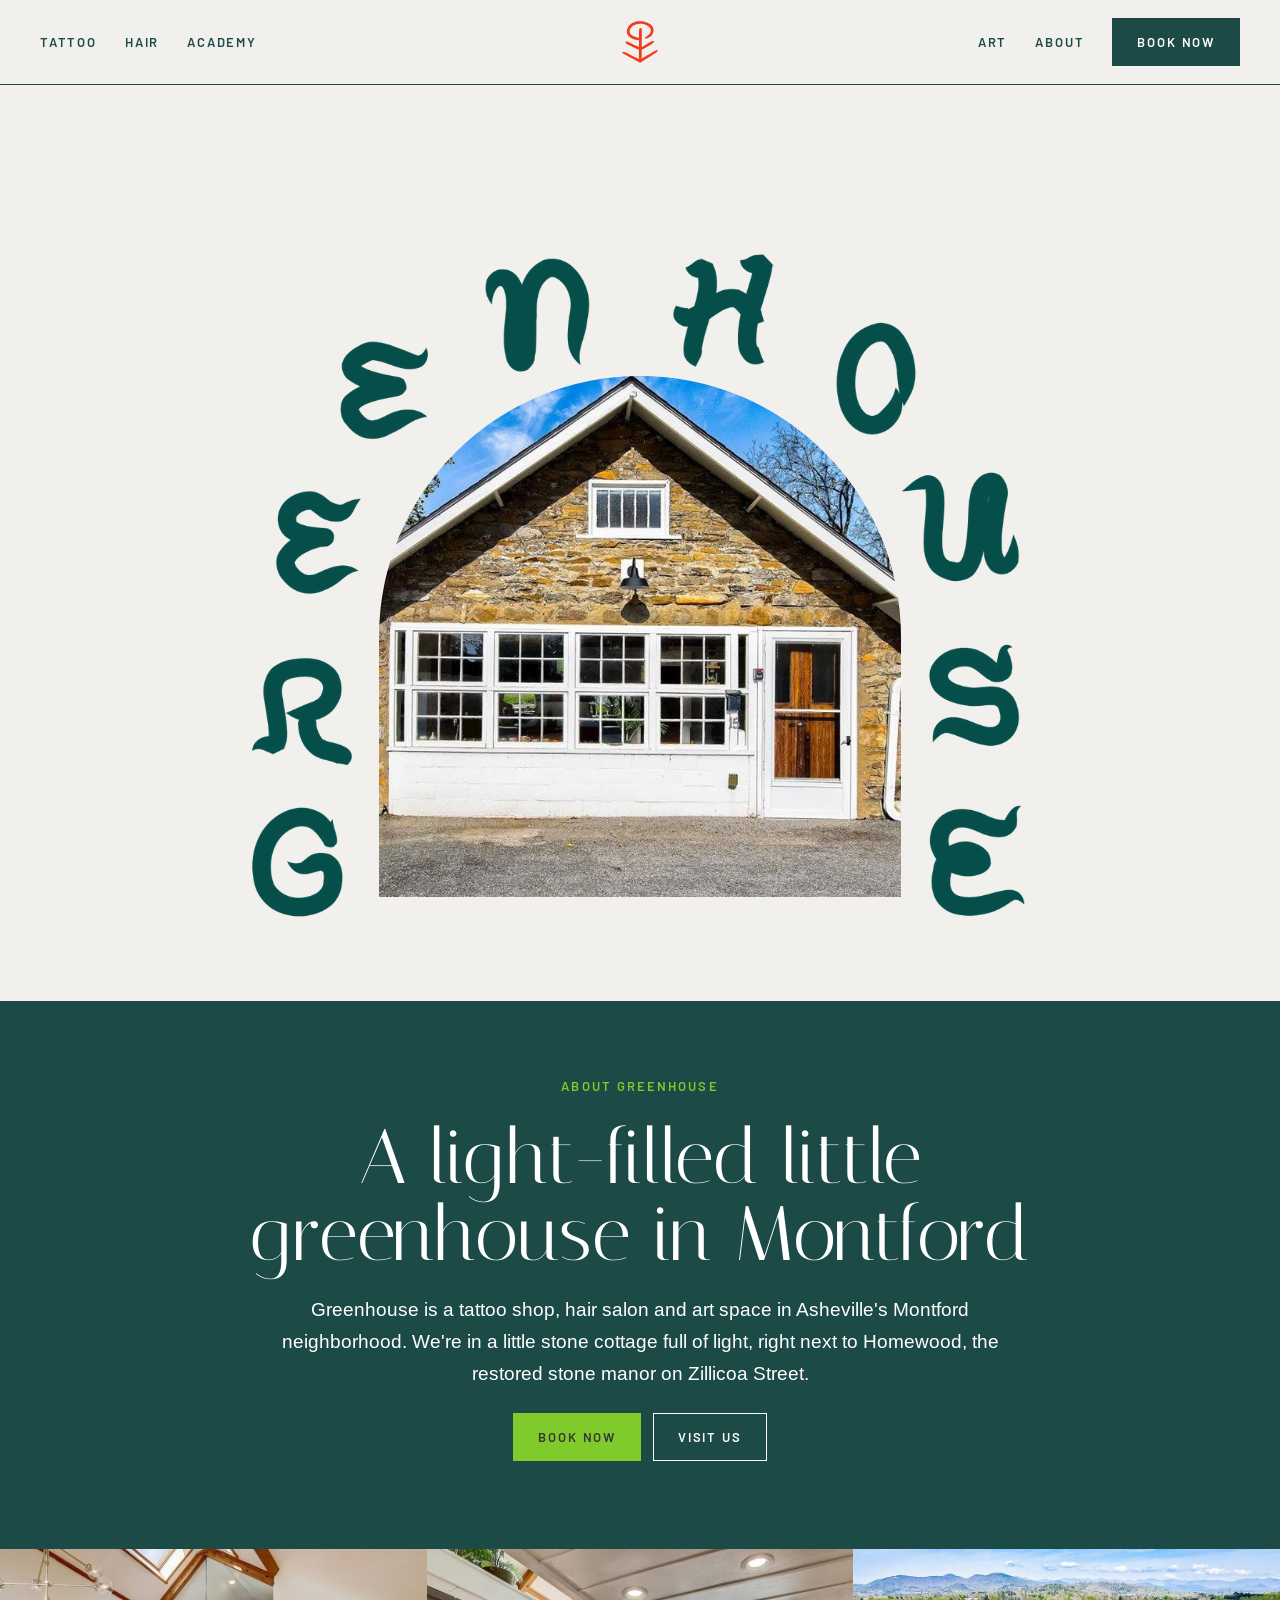
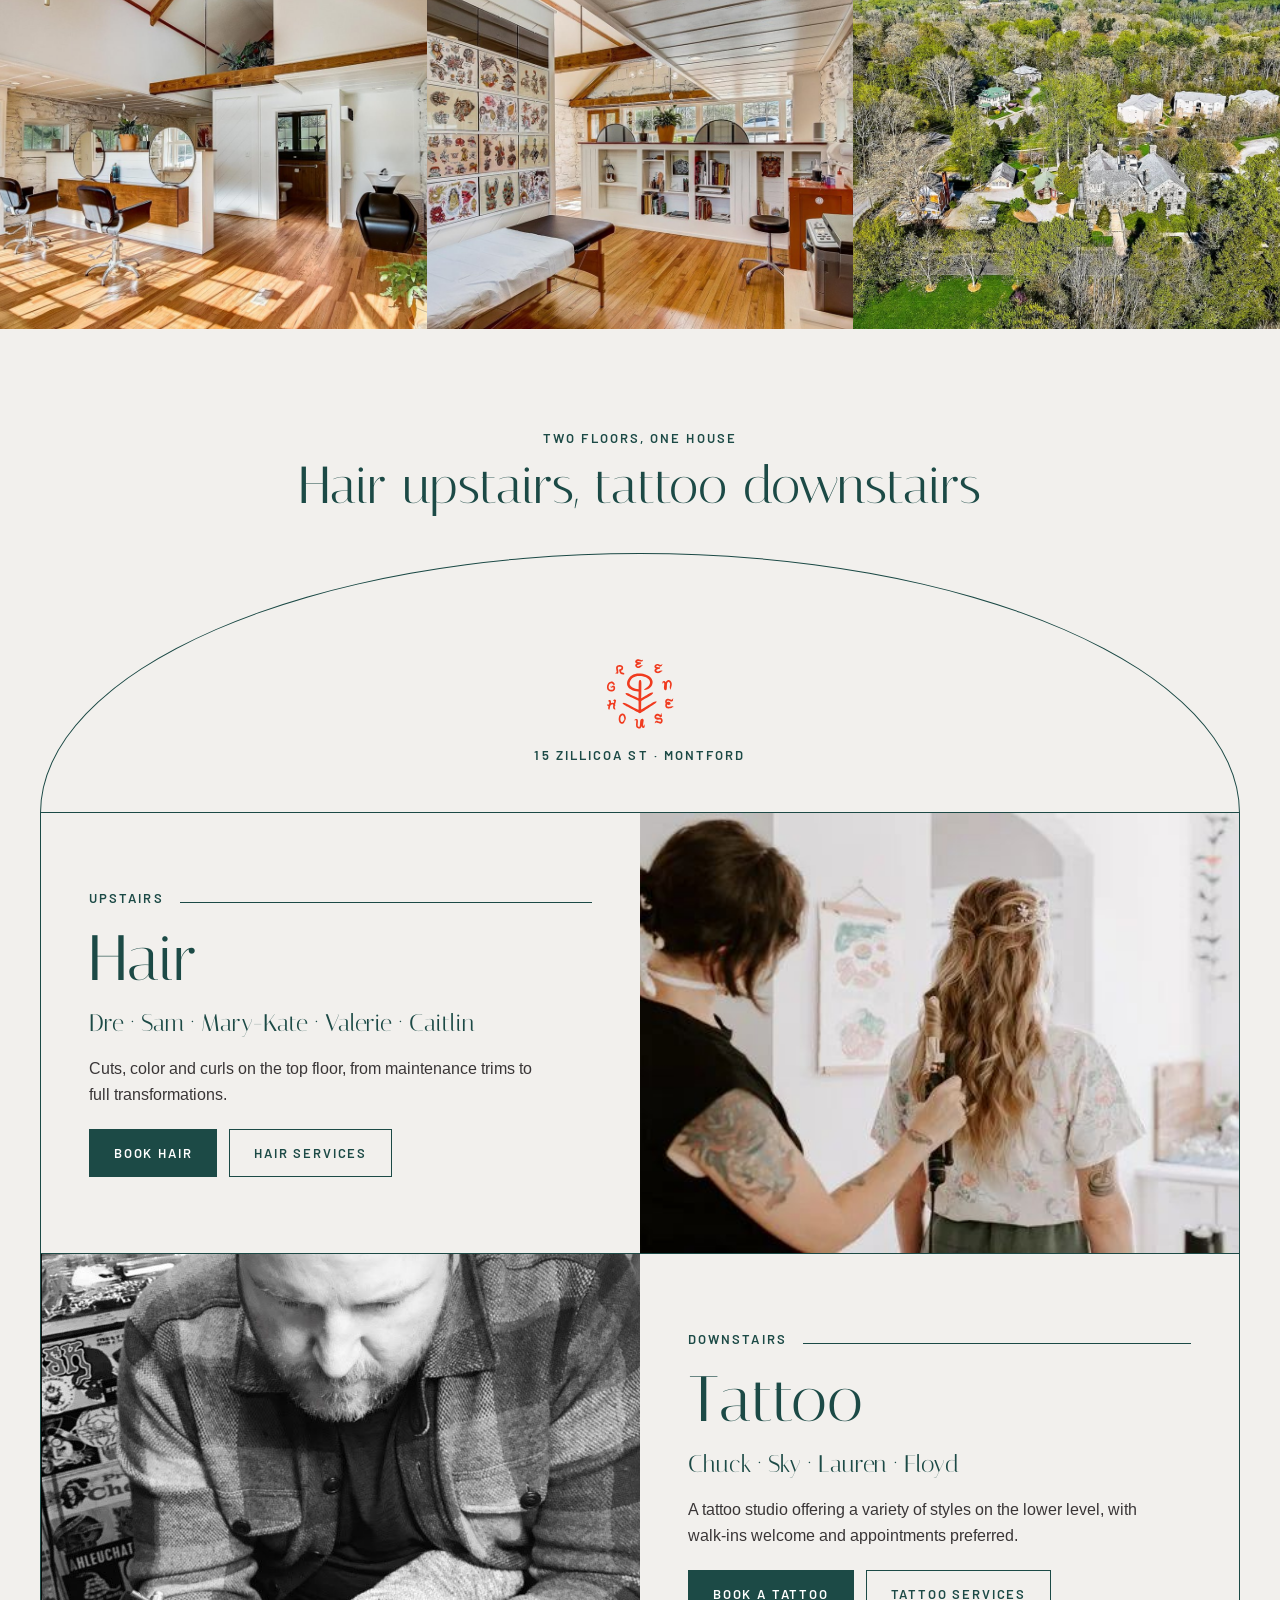
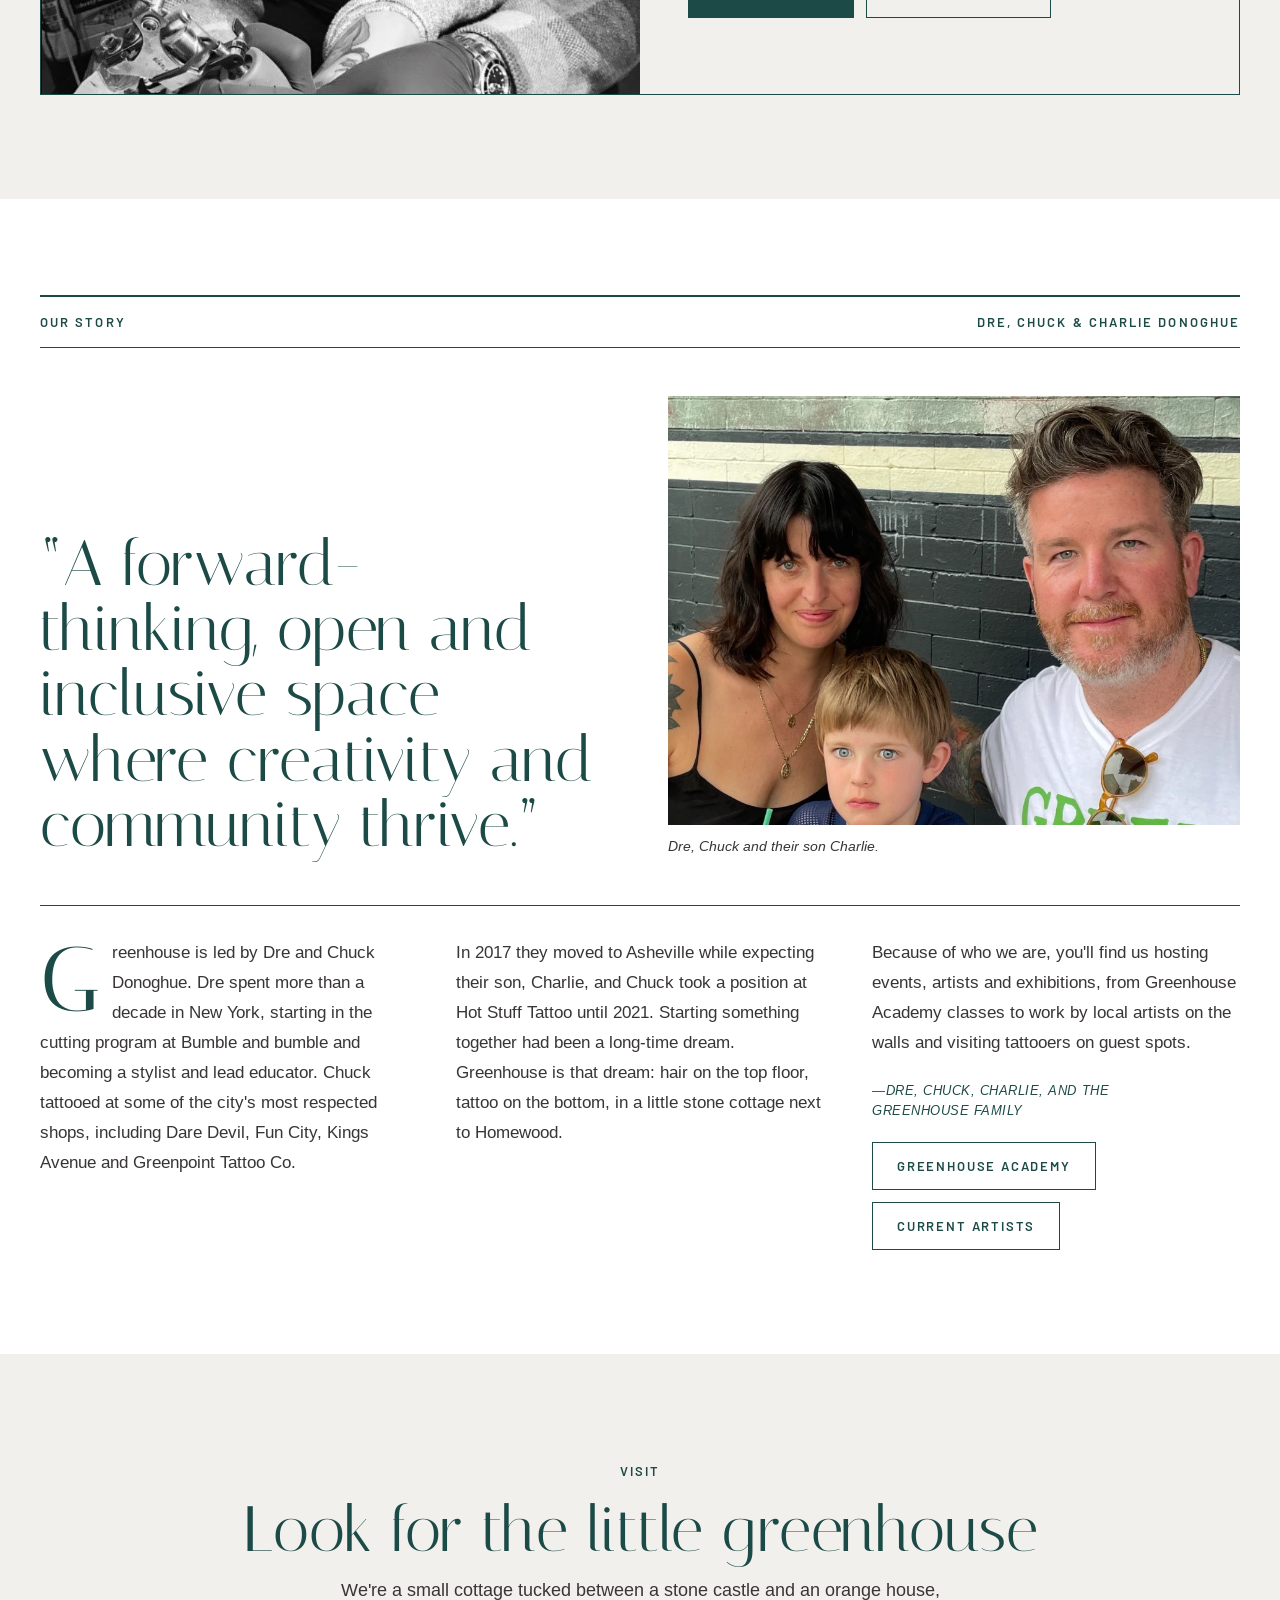
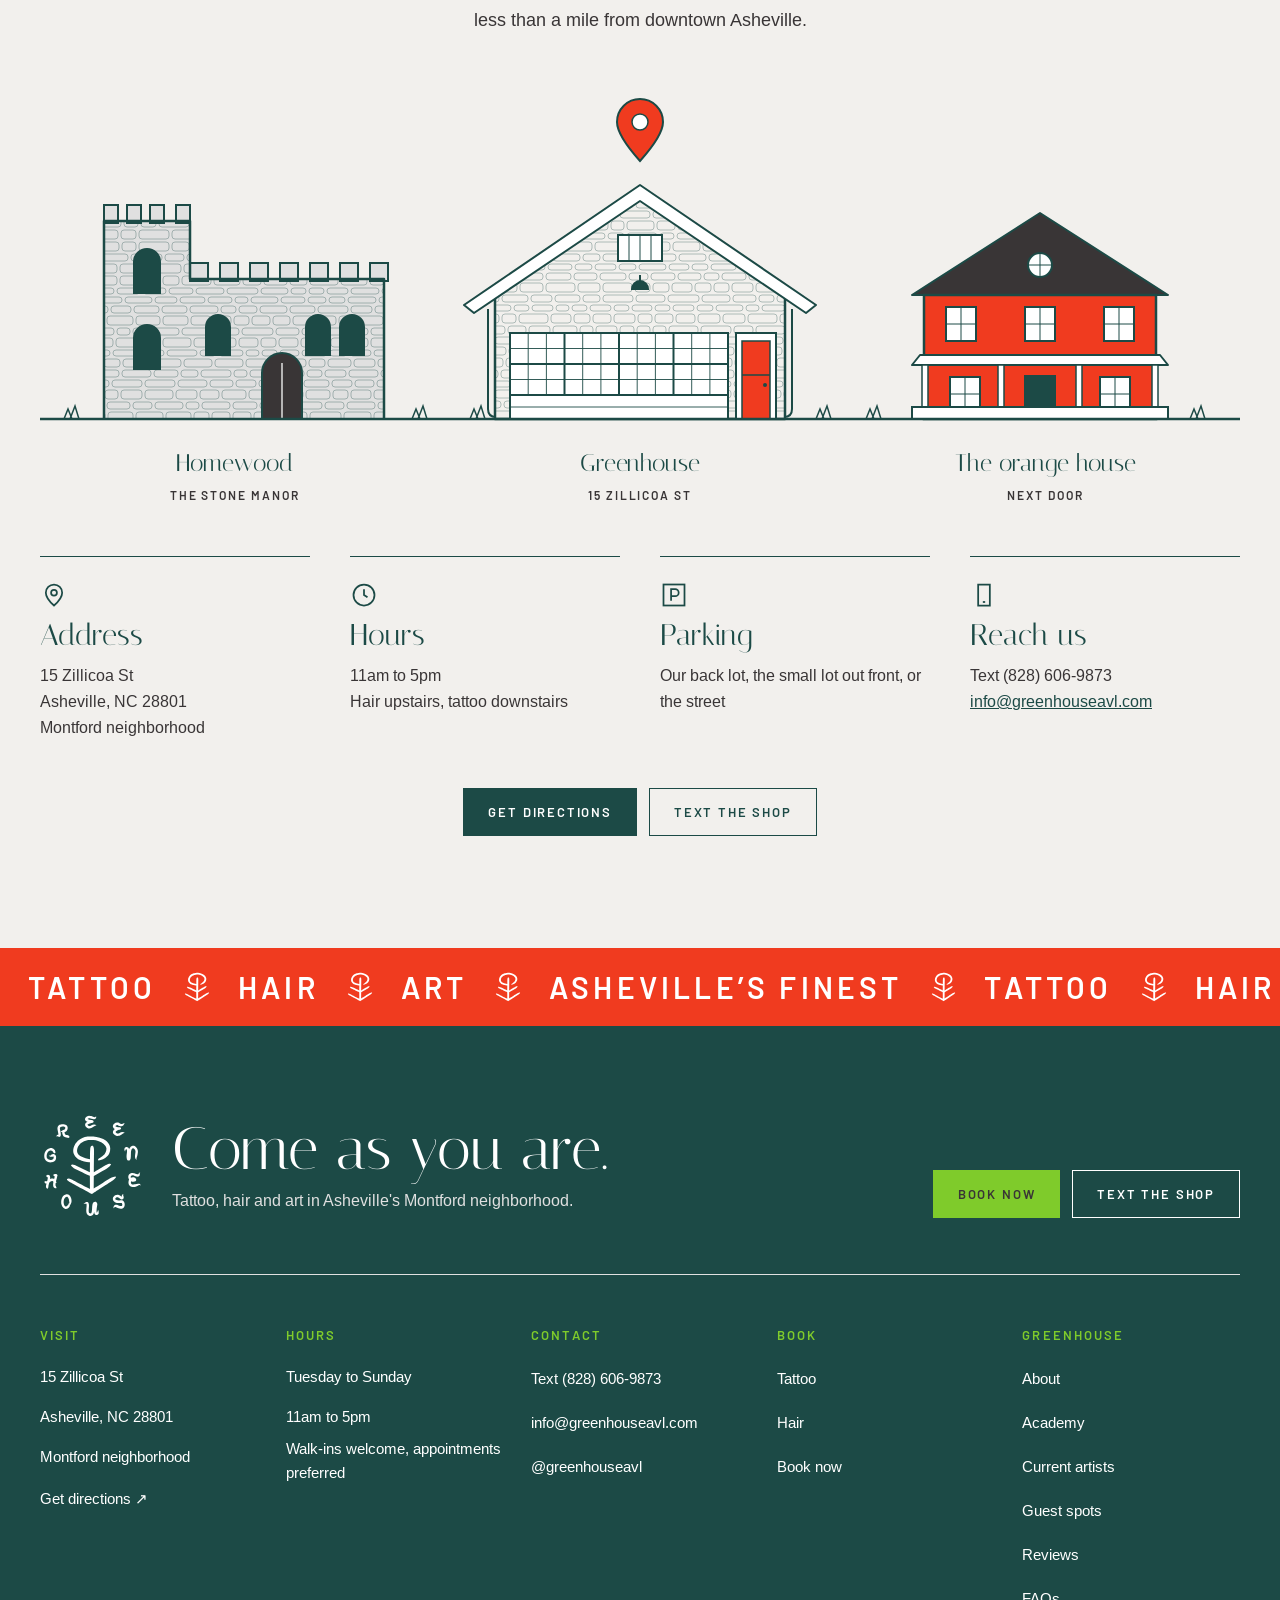
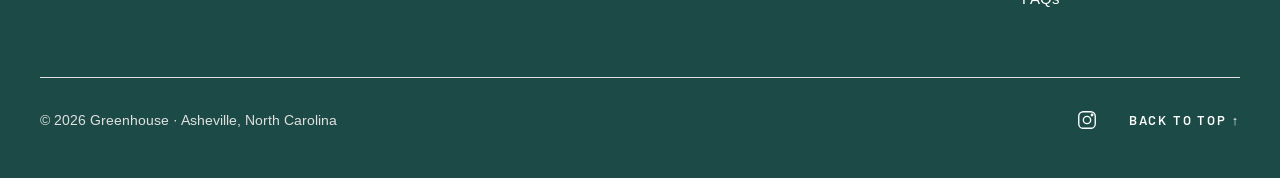
<file: about.html>
<!doctype html>
<html lang="en">
<head>
<meta charset="utf-8">
<meta name="viewport" content="width=device-width, initial-scale=1">
<title>About Greenhouse · Montford, Asheville</title>
<meta name="description" content="Dre and Chuck Donoghue's tattoo shop, hair salon and art space at 15 Zillicoa St, next to Homewood in Montford.">
<meta property="og:type" content="website">
<meta property="og:title" content="About Greenhouse · Montford, Asheville">
<meta property="og:description" content="Dre and Chuck Donoghue's tattoo shop, hair salon and art space at 15 Zillicoa St, next to Homewood in Montford.">
<meta property="og:image" content="share.jpg">
<meta name="twitter:card" content="summary_large_image">
<meta name="theme-color" content="#F2F0ED">
<!-- Once the domain is set: make og:image a full URL and add <link rel="canonical" href="https://DOMAIN/about.html"> -->
<link rel="icon" href="images/greenhouse-mark-vermilion.svg" type="image/svg+xml">
<link rel="preconnect" href="https://fonts.googleapis.com">
<link rel="preconnect" href="https://fonts.gstatic.com" crossorigin>
<link rel="stylesheet" href="https://fonts.googleapis.com/css2?family=Italiana&amp;family=Barlow:wght@400;500;600&amp;family=Arimo:ital,wght@0,400;0,700;1,400&amp;display=swap">
<link rel="stylesheet" href="css/site.css">
<link rel="stylesheet" href="css/booking.css">
<script src="js/booking.js" defer></script>
</head>
<body id="top">
<a class="gh-skip" href="#main">Skip to content</a>
<div style="background: #F2F0ED; color: #1C4A46; font-family: Arimo, Arial, sans-serif; font-size: 16px; line-height: 26px">

<header style="position: relative; border-bottom: 1px solid #1C4A46">
<div style="max-width: 1280px; margin: 0 auto; padding: 0 40px; height: 84px; display: grid; grid-template-columns: 1fr auto 1fr; align-items: center; gap: 16px">
<div style="justify-self: start; display: flex; align-items: center">
<nav aria-label="Services" class="gh-nav" style="display: flex; align-items: center; gap: 28px"><a href="tattoo.html" style="display: inline-flex; align-items: center; min-height: 44px; font-family: Barlow, Arial, sans-serif; font-weight: 600; letter-spacing: 0.14em; text-transform: uppercase; font-size: 13px; text-decoration: none">Tattoo</a><a href="hair.html" style="display: inline-flex; align-items: center; min-height: 44px; font-family: Barlow, Arial, sans-serif; font-weight: 600; letter-spacing: 0.14em; text-transform: uppercase; font-size: 13px; text-decoration: none">Hair</a><a href="academy.html" style="display: inline-flex; align-items: center; min-height: 44px; font-family: Barlow, Arial, sans-serif; font-weight: 600; letter-spacing: 0.14em; text-transform: uppercase; font-size: 13px; text-decoration: none">Academy</a></nav>
<details class="gh-menu" style="display: none; position: static"><summary style="display: flex; align-items: center; min-height: 44px; padding-right: 8px; cursor: pointer; color: #1C4A46; font-family: Barlow, Arial, sans-serif; font-weight: 600; letter-spacing: 0.14em; text-transform: uppercase; font-size: 13px; cursor: pointer">Menu</summary><nav aria-label="Menu" class="gh-menu-panel" style="display: none; flex-direction: column; position: absolute; left: 0; right: 0; top: 84px; z-index: 20; background: #F2F0ED; border-bottom: 1px solid #1C4A46"><a href="tattoo.html" style="display: flex; align-items: center; min-height: 52px; padding: 0 40px; border-top: 1px solid #1C4A46; font-family: Barlow, Arial, sans-serif; font-weight: 600; font-size: 13px; letter-spacing: 0.16em; text-transform: uppercase; text-decoration: none">Tattoo</a><a href="hair.html" style="display: flex; align-items: center; min-height: 52px; padding: 0 40px; border-top: 1px solid #1C4A46; font-family: Barlow, Arial, sans-serif; font-weight: 600; font-size: 13px; letter-spacing: 0.16em; text-transform: uppercase; text-decoration: none">Hair</a><a href="academy.html" style="display: flex; align-items: center; min-height: 52px; padding: 0 40px; border-top: 1px solid #1C4A46; font-family: Barlow, Arial, sans-serif; font-weight: 600; font-size: 13px; letter-spacing: 0.16em; text-transform: uppercase; text-decoration: none">Academy</a><a href="art.html" style="display: flex; align-items: center; min-height: 52px; padding: 0 40px; border-top: 1px solid #1C4A46; font-family: Barlow, Arial, sans-serif; font-weight: 600; font-size: 13px; letter-spacing: 0.16em; text-transform: uppercase; text-decoration: none">Art</a><a href="about.html" style="display: flex; align-items: center; min-height: 52px; padding: 0 40px; border-top: 1px solid #1C4A46; font-family: Barlow, Arial, sans-serif; font-weight: 600; font-size: 13px; letter-spacing: 0.16em; text-transform: uppercase; text-decoration: none">About</a><a href="reviews.html" style="display: flex; align-items: center; min-height: 52px; padding: 0 40px; border-top: 1px solid #1C4A46; font-family: Barlow, Arial, sans-serif; font-weight: 600; font-size: 13px; letter-spacing: 0.16em; text-transform: uppercase; text-decoration: none">Reviews</a><a href="faqs.html" style="display: flex; align-items: center; min-height: 52px; padding: 0 40px; border-top: 1px solid #1C4A46; font-family: Barlow, Arial, sans-serif; font-weight: 600; font-size: 13px; letter-spacing: 0.16em; text-transform: uppercase; text-decoration: none">FAQs</a></nav></details>
</div>
<a href="index.html" aria-label="Greenhouse home" style="display: block"><img src="images/greenhouse-mark-vermilion.svg" alt="Greenhouse" style="height: 44px; width: auto; display: block"></a>
<div style="justify-self: end; display: flex; align-items: center; gap: 28px">
<nav aria-label="More" class="gh-nav" style="display: flex; align-items: center; gap: 28px"><a href="art.html" style="display: inline-flex; align-items: center; min-height: 44px; font-family: Barlow, Arial, sans-serif; font-weight: 600; letter-spacing: 0.14em; text-transform: uppercase; font-size: 13px; text-decoration: none">Art</a><a href="about.html" style="display: inline-flex; align-items: center; min-height: 44px; font-family: Barlow, Arial, sans-serif; font-weight: 600; letter-spacing: 0.14em; text-transform: uppercase; font-size: 13px; text-decoration: none">About</a></nav>
<a class="gh-btn gh-btn--primary" href="book.html" style="display: inline-flex; align-items: center; justify-content: center; min-height: 48px; padding: 0 24px; box-sizing: border-box; font-family: Barlow, Arial, sans-serif; font-weight: 600; font-size: 13px; letter-spacing: 0.14em; text-transform: uppercase; text-decoration: none; white-space: nowrap; cursor: pointer; background: #1C4A46; color: #FFFFFF; border: 1.5px solid #1C4A46" data-book="">Book now</a>
</div>
</div>
</header>

<main id="main">
<section aria-labelledby="about-heading">
<div style="max-width: 1100px; margin: 0 auto; padding: 48px 40px 40px; display: flex; justify-content: center">
<div style="position: relative; width: min(100%, 900px); aspect-ratio: 1 / 0.92; overflow: hidden">
<img src="images/photos/202-o6G0q_temp_48398826_178763_-2021_10_20_19_20_30_7744.jpg.jpg" alt="The Greenhouse building on Zillicoa Street" style="position: absolute; left: 21%; top: 29.3%; width: 58%; height: 63%; object-fit: cover; object-position: 50% 40%; border-radius: 999px 999px 0 0; display: block">
<img src="images/wordmark-arch-forest.png" alt="Greenhouse" style="position: absolute; inset: 0; width: 100%; height: 100%; object-fit: cover; object-position: 50% 0; display: block">
</div>
</div>
<div style="background: #1C4A46; color: #FFFFFF">
<div style="max-width: 860px; margin: 0 auto; padding: 72px 40px 88px; display: flex; flex-direction: column; align-items: center; gap: 20px; text-align: center">
<p style="margin: 0; font-family: Barlow, Arial, sans-serif; font-weight: 600; letter-spacing: 0.16em; text-transform: uppercase; font-size: 13px; color: #7FCB2B">About Greenhouse</p>
<h1 id="about-heading" style="margin: 0; font-family: Italiana, Georgia, serif; font-weight: 400; font-size: clamp(44px, 6vw, 80px); line-height: 1">A light-filled little greenhouse in Montford</h1>
<p style="margin: 0; font-size: 19px; line-height: 32px">Greenhouse is a tattoo shop, hair salon and art space in Asheville's Montford neighborhood. We're in a little stone cottage full of light, right next to Homewood, the restored stone manor on Zillicoa Street.</p>
<div style="display: flex; flex-wrap: wrap; justify-content: center; gap: 12px; padding-top: 4px"><a class="gh-btn gh-btn--lime" href="book.html" style="display: inline-flex; align-items: center; justify-content: center; min-height: 48px; padding: 0 24px; box-sizing: border-box; font-family: Barlow, Arial, sans-serif; font-weight: 600; font-size: 13px; letter-spacing: 0.14em; text-transform: uppercase; text-decoration: none; white-space: nowrap; cursor: pointer; background: #7FCB2B; color: #393536; border: 1.5px solid #7FCB2B" data-book="">Book now</a><a class="gh-btn gh-btn--outline-light" href="#visit" style="display: inline-flex; align-items: center; justify-content: center; min-height: 48px; padding: 0 24px; box-sizing: border-box; font-family: Barlow, Arial, sans-serif; font-weight: 600; font-size: 13px; letter-spacing: 0.14em; text-transform: uppercase; text-decoration: none; white-space: nowrap; cursor: pointer; background: transparent; color: #FFFFFF; border: 1.5px solid #FFFFFF">Visit us</a></div>
</div>
</div>
</section>
<section aria-label="Photos" style="display: grid; grid-template-columns: repeat(auto-fit, minmax(min(100%, 300px), 1fr))">
<img src="images/salon-interior-01.jpg" alt="The salon upstairs, full of plants and light" style="width: 100%; height: 380px; object-fit: cover; display: block">
<img src="images/tattoo-studio-flash-wall.jpg" alt="The tattoo studio downstairs with its wall of flash" style="width: 100%; height: 380px; object-fit: cover; display: block">
<img src="images/aerial-montford-mountains.jpg" alt="Montford from above, with the mountains behind" style="width: 100%; height: 380px; object-fit: cover; display: block">
</section>
<section aria-labelledby="floors-heading">
<div style="max-width: 1280px; margin: 0 auto; padding: 96px 40px 104px; display: flex; flex-direction: column; gap: 40px">
<div style="display: flex; flex-direction: column; gap: 8px">
<p style="margin: 0; font-family: Barlow, Arial, sans-serif; font-weight: 600; letter-spacing: 0.16em; text-transform: uppercase; font-size: 13px; text-align: center">Two floors, one house</p>
<h2 id="floors-heading" style="margin: 0; font-family: Italiana, Georgia, serif; font-weight: 400; font-size: 52px; line-height: 1.05; text-align: center">Hair upstairs, tattoo downstairs</h2>
</div>
<div style="border: 1.5px solid #1C4A46; border-radius: 50% 50% 0 0 / 260px 260px 0 0; overflow: hidden; background: #F2F0ED">
<div style="padding: 104px 40px 44px; display: flex; flex-direction: column; align-items: center; gap: 12px; text-align: center; border-bottom: 1.5px solid #1C4A46">
<img src="images/greenhouse-seal-vermilion.svg" alt="" style="width: 72px; height: 72px; display: block">
<p style="margin: 0; font-family: Barlow, Arial, sans-serif; font-weight: 600; letter-spacing: 0.16em; text-transform: uppercase; font-size: 13px">15 Zillicoa St · Montford</p>
</div>
<div style="display: grid; grid-template-columns: repeat(auto-fit, minmax(min(100%, 420px), 1fr)); align-items: stretch">
<div style="box-sizing: border-box; padding: 48px 48px 52px; display: flex; flex-direction: column; justify-content: center; gap: 16px">
<div style="display: flex; align-items: baseline; gap: 16px"><span style="font-family: Barlow, Arial, sans-serif; font-weight: 600; letter-spacing: 0.16em; text-transform: uppercase; font-size: 13px">Upstairs</span><span aria-hidden="true" style="flex: 1 1 auto; height: 1px; background: #1C4A46"></span></div>
<h3 style="margin: 0; font-family: Italiana, Georgia, serif; font-weight: 400; font-size: clamp(48px, 5vw, 72px); line-height: 1">Hair</h3>
<p style="margin: 0; font-family: Italiana, Georgia, serif; font-weight: 400; font-size: 24px; line-height: 1.35">Dre · Sam · Mary-Kate · Valerie · Caitlin</p>
<p style="margin: 0; font-size: 16px; line-height: 26px; color: #393536; max-width: 460px">Cuts, color and curls on the top floor, from maintenance trims to full transformations.</p>
<div style="display: flex; flex-wrap: wrap; gap: 12px; padding-top: 6px"><a class="gh-btn gh-btn--primary" href="book.html" style="display: inline-flex; align-items: center; justify-content: center; min-height: 48px; padding: 0 24px; box-sizing: border-box; font-family: Barlow, Arial, sans-serif; font-weight: 600; font-size: 13px; letter-spacing: 0.14em; text-transform: uppercase; text-decoration: none; white-space: nowrap; cursor: pointer; background: #1C4A46; color: #FFFFFF; border: 1.5px solid #1C4A46" data-book="hair">Book hair</a><a class="gh-btn gh-btn--outline" href="hair.html" style="display: inline-flex; align-items: center; justify-content: center; min-height: 48px; padding: 0 24px; box-sizing: border-box; font-family: Barlow, Arial, sans-serif; font-weight: 600; font-size: 13px; letter-spacing: 0.14em; text-transform: uppercase; text-decoration: none; white-space: nowrap; cursor: pointer; background: transparent; color: #1C4A46; border: 1.5px solid #1C4A46">Hair services</a></div>
</div>
<img src="images/photos/162-DSC_9672.jpg" alt="Styling a client upstairs" style="width: 100%; height: 440px; object-fit: cover; object-position: 50% 30%; display: block">
</div>
<div aria-hidden="true" style="height: 0; border-top: 1.5px solid #1C4A46"></div>
<div style="display: grid; grid-template-columns: repeat(auto-fit, minmax(min(100%, 420px), 1fr)); align-items: stretch">
<img src="images/chuck-donoghue.jpg" alt="Chuck tattooing downstairs" style="width: 100%; height: 440px; object-fit: cover; object-position: 50% 40%; display: block">
<div style="box-sizing: border-box; padding: 48px 48px 52px; display: flex; flex-direction: column; justify-content: center; gap: 16px">
<div style="display: flex; align-items: baseline; gap: 16px"><span style="font-family: Barlow, Arial, sans-serif; font-weight: 600; letter-spacing: 0.16em; text-transform: uppercase; font-size: 13px">Downstairs</span><span aria-hidden="true" style="flex: 1 1 auto; height: 1px; background: #1C4A46"></span></div>
<h3 style="margin: 0; font-family: Italiana, Georgia, serif; font-weight: 400; font-size: clamp(48px, 5vw, 72px); line-height: 1">Tattoo</h3>
<p style="margin: 0; font-family: Italiana, Georgia, serif; font-weight: 400; font-size: 24px; line-height: 1.35">Chuck · Sky · Lauren · Floyd</p>
<p style="margin: 0; font-size: 16px; line-height: 26px; color: #393536; max-width: 460px">A tattoo studio offering a variety of styles on the lower level, with walk-ins welcome and appointments preferred.</p>
<div style="display: flex; flex-wrap: wrap; gap: 12px; padding-top: 6px"><a class="gh-btn gh-btn--primary" href="book.html" style="display: inline-flex; align-items: center; justify-content: center; min-height: 48px; padding: 0 24px; box-sizing: border-box; font-family: Barlow, Arial, sans-serif; font-weight: 600; font-size: 13px; letter-spacing: 0.14em; text-transform: uppercase; text-decoration: none; white-space: nowrap; cursor: pointer; background: #1C4A46; color: #FFFFFF; border: 1.5px solid #1C4A46" data-book="tattoo">Book a tattoo</a><a class="gh-btn gh-btn--outline" href="tattoo.html" style="display: inline-flex; align-items: center; justify-content: center; min-height: 48px; padding: 0 24px; box-sizing: border-box; font-family: Barlow, Arial, sans-serif; font-weight: 600; font-size: 13px; letter-spacing: 0.14em; text-transform: uppercase; text-decoration: none; white-space: nowrap; cursor: pointer; background: transparent; color: #1C4A46; border: 1.5px solid #1C4A46">Tattoo services</a></div>
</div>
</div>
</div>
</div>
</section>
<section aria-labelledby="story-heading" style="background: #FFFFFF">
<div style="max-width: 1280px; margin: 0 auto; padding: 96px 40px 104px; display: flex; flex-direction: column; gap: 48px">
<div style="display: flex; flex-wrap: wrap; justify-content: space-between; gap: 8px 24px; padding: 12px 0; border-top: 2px solid #1C4A46; border-bottom: 1px solid #1C4A46">
<p style="margin: 0; font-family: Barlow, Arial, sans-serif; font-weight: 600; letter-spacing: 0.16em; text-transform: uppercase; font-size: 13px">Our story</p>
<p style="margin: 0; font-family: Barlow, Arial, sans-serif; font-weight: 600; letter-spacing: 0.16em; text-transform: uppercase; font-size: 13px">Dre, Chuck &amp; Charlie Donoghue</p>
</div>
<div style="display: grid; grid-template-columns: repeat(auto-fit, minmax(min(100%, 440px), 1fr)); gap: 56px; align-items: end">
<h2 id="story-heading" style="margin: 0; font-family: Italiana, Georgia, serif; font-weight: 400; font-size: clamp(44px, 5vw, 76px); line-height: 1.02">“A forward-thinking, open and inclusive space where creativity and community thrive.”</h2>
<figure style="margin: 0; display: flex; flex-direction: column; gap: 10px">
<img src="images/donoghue-family-02.jpg" alt="Dre, Chuck and Charlie Donoghue at an outdoor table" style="width: 100%; aspect-ratio: 4 / 3; height: auto; object-fit: cover; display: block">
<figcaption style="font-style: italic; font-size: 14px; line-height: 22px; color: #393536">Dre, Chuck and their son Charlie.</figcaption>
</figure>
</div>
<div style="display: grid; grid-template-columns: repeat(auto-fit, minmax(min(100%, 300px), 1fr)); gap: 32px 48px; padding-top: 32px; border-top: 1px solid #1C4A46">
<p style="margin: 0; font-size: 17px; line-height: 30px; color: #393536"><span style="float: left; font-family: Italiana, Georgia, serif; font-weight: 400; font-size: 92px; line-height: 0.8; margin: 6px 12px 0 0; color: #1C4A46">G</span>reenhouse is led by Dre and Chuck Donoghue. Dre spent more than a decade in New York, starting in the cutting program at Bumble and bumble and becoming a stylist and lead educator. Chuck tattooed at some of the city's most respected shops, including Dare Devil, Fun City, Kings Avenue and Greenpoint Tattoo Co.</p>
<p style="margin: 0; font-size: 17px; line-height: 30px; color: #393536">In 2017 they moved to Asheville while expecting their son, Charlie, and Chuck took a position at Hot Stuff Tattoo until 2021. Starting something together had been a long-time dream. Greenhouse is that dream: hair on the top floor, tattoo on the bottom, in a little stone cottage next to Homewood.</p>
<div style="display: flex; flex-direction: column; gap: 22px">
<p style="margin: 0; font-size: 17px; line-height: 30px; color: #393536">Because of who we are, you'll find us hosting events, artists and exhibitions, from Greenhouse Academy classes to work by local artists on the walls and visiting tattooers on guest spots.</p>
<p style="margin: 0; font-style: italic; font-size: 13px; line-height: 20px; letter-spacing: 0.04em; text-transform: uppercase; color: #1C4A46">—Dre, Chuck, Charlie, and the Greenhouse family</p>
<div style="display: flex; flex-wrap: wrap; gap: 12px"><a class="gh-btn gh-btn--outline" href="academy.html" style="display: inline-flex; align-items: center; justify-content: center; min-height: 48px; padding: 0 24px; box-sizing: border-box; font-family: Barlow, Arial, sans-serif; font-weight: 600; font-size: 13px; letter-spacing: 0.14em; text-transform: uppercase; text-decoration: none; white-space: nowrap; cursor: pointer; background: transparent; color: #1C4A46; border: 1.5px solid #1C4A46">Greenhouse Academy</a><a class="gh-btn gh-btn--outline" href="art.html" style="display: inline-flex; align-items: center; justify-content: center; min-height: 48px; padding: 0 24px; box-sizing: border-box; font-family: Barlow, Arial, sans-serif; font-weight: 600; font-size: 13px; letter-spacing: 0.14em; text-transform: uppercase; text-decoration: none; white-space: nowrap; cursor: pointer; background: transparent; color: #1C4A46; border: 1.5px solid #1C4A46">Current artists</a></div>
</div>
</div>
</div>
</section>
<section id="visit" aria-labelledby="visit-heading">
<div style="max-width: 1280px; margin: 0 auto; padding: 104px 40px 112px; display: flex; flex-direction: column; gap: 48px">
<div style="display: flex; flex-direction: column; align-items: center; gap: 12px; text-align: center">
<p style="margin: 0; font-family: Barlow, Arial, sans-serif; font-weight: 600; letter-spacing: 0.16em; text-transform: uppercase; font-size: 13px">Visit</p>
<h2 id="visit-heading" style="margin: 0; font-family: Italiana, Georgia, serif; font-weight: 400; font-size: clamp(44px, 5vw, 64px); line-height: 1.05">Look for the little greenhouse</h2>
<p style="margin: 0; max-width: 620px; font-size: 18px; line-height: 30px; color: #393536">We're a small cottage tucked between a stone castle and an orange house, less than a mile from downtown Asheville.</p>
</div>
<div style="display: flex; flex-direction: column; gap: 20px">
<svg viewBox="0 -56 1200 346" role="img" aria-label="Greenhouse is the stone cottage with white windows, between the Homewood stone manor on the left and an orange house on the right" style="width: 100%; height: auto; display: block"><defs><clipPath id="hw"><path d="M64 280 V82 H150 V140 H344 V280 Z"/></clipPath><clipPath id="gh"><path d="M455 280 V152 L600 60 L745 152 V280 Z"/></clipPath></defs><path d="M64 280 V82 H150 V140 H344 V280 Z" fill="#E0E0E0"/><g clip-path="url(#hw)" fill="none" stroke="#1C4A46" stroke-width="1" opacity="0.32"><rect x="56" y="80" width="25" height="8" rx="3"/><rect x="84" y="80" width="14" height="8" rx="3"/><rect x="101" y="80" width="15" height="8" rx="3"/><rect x="119" y="80" width="30" height="8" rx="3"/><rect x="152" y="80" width="16" height="8" rx="3"/><rect x="171" y="80" width="24" height="8" rx="3"/><rect x="198" y="80" width="31" height="8" rx="3"/><rect x="232" y="80" width="14" height="8" rx="3"/><rect x="249" y="80" width="29" height="8" rx="3"/><rect x="281" y="80" width="19" height="8" rx="3"/><rect x="303" y="80" width="14" height="8" rx="3"/><rect x="320" y="80" width="15" height="8" rx="3"/><rect x="338" y="80" width="26" height="8" rx="3"/><rect x="58" y="91" width="20" height="9" rx="3"/><rect x="81" y="91" width="15" height="9" rx="3"/><rect x="99" y="91" width="30" height="9" rx="3"/><rect x="132" y="91" width="26" height="9" rx="3"/><rect x="161" y="91" width="14" height="9" rx="3"/><rect x="178" y="91" width="31" height="9" rx="3"/><rect x="212" y="91" width="16" height="9" rx="3"/><rect x="231" y="91" width="20" height="9" rx="3"/><rect x="254" y="91" width="31" height="9" rx="3"/><rect x="288" y="91" width="14" height="9" rx="3"/><rect x="305" y="91" width="31" height="9" rx="3"/><rect x="339" y="91" width="31" height="9" rx="3"/><rect x="59" y="103" width="20" height="9" rx="3"/><rect x="82" y="103" width="14" height="9" rx="3"/><rect x="99" y="103" width="30" height="9" rx="3"/><rect x="132" y="103" width="17" height="9" rx="3"/><rect x="152" y="103" width="22" height="9" rx="3"/><rect x="177" y="103" width="26" height="9" rx="3"/><rect x="206" y="103" width="17" height="9" rx="3"/><rect x="226" y="103" width="30" height="9" rx="3"/><rect x="259" y="103" width="16" height="9" rx="3"/><rect x="278" y="103" width="31" height="9" rx="3"/><rect x="312" y="103" width="22" height="9" rx="3"/><rect x="337" y="103" width="30" height="9" rx="3"/><rect x="57" y="115" width="31" height="7" rx="3"/><rect x="91" y="115" width="31" height="7" rx="3"/><rect x="125" y="115" width="19" height="7" rx="3"/><rect x="147" y="115" width="24" height="7" rx="3"/><rect x="174" y="115" width="16" height="7" rx="3"/><rect x="193" y="115" width="30" height="7" rx="3"/><rect x="226" y="115" width="15" height="7" rx="3"/><rect x="244" y="115" width="31" height="7" rx="3"/><rect x="278" y="115" width="14" height="7" rx="3"/><rect x="295" y="115" width="19" height="7" rx="3"/><rect x="317" y="115" width="28" height="7" rx="3"/><rect x="50" y="125" width="27" height="9" rx="3"/><rect x="80" y="125" width="31" height="9" rx="3"/><rect x="114" y="125" width="27" height="9" rx="3"/><rect x="144" y="125" width="24" height="9" rx="3"/><rect x="171" y="125" width="22" height="9" rx="3"/><rect x="196" y="125" width="20" height="9" rx="3"/><rect x="219" y="125" width="18" height="9" rx="3"/><rect x="240" y="125" width="20" height="9" rx="3"/><rect x="263" y="125" width="15" height="9" rx="3"/><rect x="281" y="125" width="31" height="9" rx="3"/><rect x="315" y="125" width="22" height="9" rx="3"/><rect x="340" y="125" width="29" height="9" rx="3"/><rect x="50" y="137" width="27" height="9" rx="3"/><rect x="80" y="137" width="22" height="9" rx="3"/><rect x="105" y="137" width="15" height="9" rx="3"/><rect x="123" y="137" width="16" height="9" rx="3"/><rect x="142" y="137" width="29" height="9" rx="3"/><rect x="174" y="137" width="26" height="9" rx="3"/><rect x="203" y="137" width="18" height="9" rx="3"/><rect x="224" y="137" width="23" height="9" rx="3"/><rect x="250" y="137" width="17" height="9" rx="3"/><rect x="270" y="137" width="28" height="9" rx="3"/><rect x="301" y="137" width="26" height="9" rx="3"/><rect x="330" y="137" width="14" height="9" rx="3"/><rect x="43" y="149" width="31" height="6" rx="3"/><rect x="77" y="149" width="23" height="6" rx="3"/><rect x="103" y="149" width="23" height="6" rx="3"/><rect x="129" y="149" width="24" height="6" rx="3"/><rect x="156" y="149" width="28" height="6" rx="3"/><rect x="187" y="149" width="31" height="6" rx="3"/><rect x="221" y="149" width="27" height="6" rx="3"/><rect x="251" y="149" width="15" height="6" rx="3"/><rect x="269" y="149" width="15" height="6" rx="3"/><rect x="287" y="149" width="21" height="6" rx="3"/><rect x="311" y="149" width="28" height="6" rx="3"/><rect x="342" y="149" width="15" height="6" rx="3"/><rect x="51" y="158" width="31" height="6" rx="3"/><rect x="85" y="158" width="27" height="6" rx="3"/><rect x="115" y="158" width="22" height="6" rx="3"/><rect x="140" y="158" width="25" height="6" rx="3"/><rect x="168" y="158" width="24" height="6" rx="3"/><rect x="195" y="158" width="13" height="6" rx="3"/><rect x="211" y="158" width="27" height="6" rx="3"/><rect x="241" y="158" width="24" height="6" rx="3"/><rect x="268" y="158" width="18" height="6" rx="3"/><rect x="289" y="158" width="16" height="6" rx="3"/><rect x="308" y="158" width="28" height="6" rx="3"/><rect x="339" y="158" width="14" height="6" rx="3"/><rect x="51" y="167" width="17" height="7" rx="3"/><rect x="71" y="167" width="20" height="7" rx="3"/><rect x="94" y="167" width="25" height="7" rx="3"/><rect x="122" y="167" width="25" height="7" rx="3"/><rect x="150" y="167" width="28" height="7" rx="3"/><rect x="181" y="167" width="15" height="7" rx="3"/><rect x="199" y="167" width="18" height="7" rx="3"/><rect x="220" y="167" width="27" height="7" rx="3"/><rect x="250" y="167" width="25" height="7" rx="3"/><rect x="278" y="167" width="30" height="7" rx="3"/><rect x="311" y="167" width="21" height="7" rx="3"/><rect x="335" y="167" width="17" height="7" rx="3"/><rect x="43" y="177" width="21" height="9" rx="3"/><rect x="67" y="177" width="26" height="9" rx="3"/><rect x="96" y="177" width="24" height="9" rx="3"/><rect x="123" y="177" width="25" height="9" rx="3"/><rect x="151" y="177" width="20" height="9" rx="3"/><rect x="174" y="177" width="17" height="9" rx="3"/><rect x="194" y="177" width="15" height="9" rx="3"/><rect x="212" y="177" width="18" height="9" rx="3"/><rect x="233" y="177" width="17" height="9" rx="3"/><rect x="253" y="177" width="20" height="9" rx="3"/><rect x="276" y="177" width="20" height="9" rx="3"/><rect x="299" y="177" width="13" height="9" rx="3"/><rect x="315" y="177" width="28" height="9" rx="3"/><rect x="52" y="189" width="22" height="7" rx="3"/><rect x="77" y="189" width="13" height="7" rx="3"/><rect x="93" y="189" width="17" height="7" rx="3"/><rect x="113" y="189" width="26" height="7" rx="3"/><rect x="142" y="189" width="30" height="7" rx="3"/><rect x="175" y="189" width="24" height="7" rx="3"/><rect x="202" y="189" width="31" height="7" rx="3"/><rect x="236" y="189" width="23" height="7" rx="3"/><rect x="262" y="189" width="17" height="7" rx="3"/><rect x="282" y="189" width="29" height="7" rx="3"/><rect x="314" y="189" width="14" height="7" rx="3"/><rect x="331" y="189" width="27" height="7" rx="3"/><rect x="48" y="199" width="25" height="9" rx="3"/><rect x="76" y="199" width="25" height="9" rx="3"/><rect x="104" y="199" width="16" height="9" rx="3"/><rect x="123" y="199" width="28" height="9" rx="3"/><rect x="154" y="199" width="25" height="9" rx="3"/><rect x="182" y="199" width="14" height="9" rx="3"/><rect x="199" y="199" width="19" height="9" rx="3"/><rect x="221" y="199" width="15" height="9" rx="3"/><rect x="239" y="199" width="19" height="9" rx="3"/><rect x="261" y="199" width="27" height="9" rx="3"/><rect x="291" y="199" width="18" height="9" rx="3"/><rect x="312" y="199" width="16" height="9" rx="3"/><rect x="331" y="199" width="23" height="9" rx="3"/><rect x="57" y="211" width="13" height="6" rx="3"/><rect x="73" y="211" width="31" height="6" rx="3"/><rect x="107" y="211" width="17" height="6" rx="3"/><rect x="127" y="211" width="30" height="6" rx="3"/><rect x="160" y="211" width="16" height="6" rx="3"/><rect x="179" y="211" width="24" height="6" rx="3"/><rect x="206" y="211" width="13" height="6" rx="3"/><rect x="222" y="211" width="15" height="6" rx="3"/><rect x="240" y="211" width="19" height="6" rx="3"/><rect x="262" y="211" width="25" height="6" rx="3"/><rect x="290" y="211" width="17" height="6" rx="3"/><rect x="310" y="211" width="21" height="6" rx="3"/><rect x="334" y="211" width="24" height="6" rx="3"/><rect x="45" y="220" width="16" height="8" rx="3"/><rect x="64" y="220" width="16" height="8" rx="3"/><rect x="83" y="220" width="28" height="8" rx="3"/><rect x="114" y="220" width="27" height="8" rx="3"/><rect x="144" y="220" width="28" height="8" rx="3"/><rect x="175" y="220" width="28" height="8" rx="3"/><rect x="206" y="220" width="22" height="8" rx="3"/><rect x="231" y="220" width="15" height="8" rx="3"/><rect x="249" y="220" width="17" height="8" rx="3"/><rect x="269" y="220" width="16" height="8" rx="3"/><rect x="288" y="220" width="23" height="8" rx="3"/><rect x="314" y="220" width="21" height="8" rx="3"/><rect x="338" y="220" width="28" height="8" rx="3"/><rect x="44" y="231" width="13" height="7" rx="3"/><rect x="60" y="231" width="19" height="7" rx="3"/><rect x="82" y="231" width="29" height="7" rx="3"/><rect x="114" y="231" width="24" height="7" rx="3"/><rect x="141" y="231" width="17" height="7" rx="3"/><rect x="161" y="231" width="30" height="7" rx="3"/><rect x="194" y="231" width="13" height="7" rx="3"/><rect x="210" y="231" width="29" height="7" rx="3"/><rect x="242" y="231" width="22" height="7" rx="3"/><rect x="267" y="231" width="15" height="7" rx="3"/><rect x="285" y="231" width="21" height="7" rx="3"/><rect x="309" y="231" width="29" height="7" rx="3"/><rect x="341" y="231" width="24" height="7" rx="3"/><rect x="49" y="241" width="20" height="7" rx="3"/><rect x="72" y="241" width="30" height="7" rx="3"/><rect x="105" y="241" width="30" height="7" rx="3"/><rect x="138" y="241" width="29" height="7" rx="3"/><rect x="170" y="241" width="23" height="7" rx="3"/><rect x="196" y="241" width="20" height="7" rx="3"/><rect x="219" y="241" width="19" height="7" rx="3"/><rect x="241" y="241" width="20" height="7" rx="3"/><rect x="264" y="241" width="25" height="7" rx="3"/><rect x="292" y="241" width="20" height="7" rx="3"/><rect x="315" y="241" width="19" height="7" rx="3"/><rect x="337" y="241" width="29" height="7" rx="3"/><rect x="49" y="251" width="13" height="9" rx="3"/><rect x="65" y="251" width="13" height="9" rx="3"/><rect x="81" y="251" width="21" height="9" rx="3"/><rect x="105" y="251" width="28" height="9" rx="3"/><rect x="136" y="251" width="21" height="9" rx="3"/><rect x="160" y="251" width="19" height="9" rx="3"/><rect x="182" y="251" width="24" height="9" rx="3"/><rect x="209" y="251" width="27" height="9" rx="3"/><rect x="239" y="251" width="24" height="9" rx="3"/><rect x="266" y="251" width="24" height="9" rx="3"/><rect x="293" y="251" width="15" height="9" rx="3"/><rect x="311" y="251" width="20" height="9" rx="3"/><rect x="334" y="251" width="16" height="9" rx="3"/><rect x="45" y="263" width="19" height="7" rx="3"/><rect x="67" y="263" width="23" height="7" rx="3"/><rect x="93" y="263" width="19" height="7" rx="3"/><rect x="115" y="263" width="28" height="7" rx="3"/><rect x="146" y="263" width="13" height="7" rx="3"/><rect x="162" y="263" width="28" height="7" rx="3"/><rect x="193" y="263" width="24" height="7" rx="3"/><rect x="220" y="263" width="15" height="7" rx="3"/><rect x="238" y="263" width="16" height="7" rx="3"/><rect x="257" y="263" width="25" height="7" rx="3"/><rect x="285" y="263" width="19" height="7" rx="3"/><rect x="307" y="263" width="28" height="7" rx="3"/><rect x="338" y="263" width="18" height="7" rx="3"/><rect x="50" y="273" width="15" height="9" rx="3"/><rect x="68" y="273" width="25" height="9" rx="3"/><rect x="96" y="273" width="27" height="9" rx="3"/><rect x="126" y="273" width="25" height="9" rx="3"/><rect x="154" y="273" width="15" height="9" rx="3"/><rect x="172" y="273" width="18" height="9" rx="3"/><rect x="193" y="273" width="18" height="9" rx="3"/><rect x="214" y="273" width="17" height="9" rx="3"/><rect x="234" y="273" width="13" height="9" rx="3"/><rect x="250" y="273" width="17" height="9" rx="3"/><rect x="270" y="273" width="31" height="9" rx="3"/><rect x="304" y="273" width="27" height="9" rx="3"/><rect x="334" y="273" width="17" height="9" rx="3"/></g><g fill="#E0E0E0" stroke="#1C4A46" stroke-width="2"><rect x="64" y="66" width="14" height="18"/><rect x="87" y="66" width="14" height="18"/><rect x="110" y="66" width="14" height="18"/><rect x="136" y="66" width="14" height="18"/><rect x="150" y="124" width="18" height="18"/><rect x="180" y="124" width="18" height="18"/><rect x="210" y="124" width="18" height="18"/><rect x="240" y="124" width="18" height="18"/><rect x="270" y="124" width="18" height="18"/><rect x="300" y="124" width="18" height="18"/><rect x="330" y="124" width="18" height="18"/></g><path d="M64 280 V82 H150 V140 H344 V280" fill="none" stroke="#1C4A46" stroke-width="2.5" stroke-linejoin="round"/><path d="M94 154 V123.0 A13.0 13.0 0 0 1 120 123.0 V154 Z" fill="#1C4A46" stroke="#1C4A46" stroke-width="2"/><path d="M94 230 V199.0 A13.0 13.0 0 0 1 120 199.0 V230 Z" fill="#1C4A46" stroke="#1C4A46" stroke-width="2"/><path d="M166 216 V188.0 A12.0 12.0 0 0 1 190 188.0 V216 Z" fill="#1C4A46" stroke="#1C4A46" stroke-width="2"/><path d="M266 216 V188.0 A12.0 12.0 0 0 1 290 188.0 V216 Z" fill="#1C4A46" stroke="#1C4A46" stroke-width="2"/><path d="M300 216 V188.0 A12.0 12.0 0 0 1 324 188.0 V216 Z" fill="#1C4A46" stroke="#1C4A46" stroke-width="2"/><path d="M222 280 V234.0 A20.0 20.0 0 0 1 262 234.0 V280 Z" fill="#393536" stroke="#1C4A46" stroke-width="2"/><line x1="242" y1="224" x2="242" y2="280" stroke="#E0E0E0" stroke-width="1.5"/><path d="M455 280 V152 L600 60 L745 152 V280 Z" fill="#F2F0ED"/><g clip-path="url(#gh)" fill="none" stroke="#1C4A46" stroke-width="1" opacity="0.32"><rect x="439" y="60" width="17" height="9" rx="3"/><rect x="459" y="60" width="30" height="9" rx="3"/><rect x="492" y="60" width="30" height="9" rx="3"/><rect x="525" y="60" width="17" height="9" rx="3"/><rect x="545" y="60" width="13" height="9" rx="3"/><rect x="561" y="60" width="13" height="9" rx="3"/><rect x="577" y="60" width="16" height="9" rx="3"/><rect x="596" y="60" width="29" height="9" rx="3"/><rect x="628" y="60" width="17" height="9" rx="3"/><rect x="648" y="60" width="26" height="9" rx="3"/><rect x="677" y="60" width="19" height="9" rx="3"/><rect x="699" y="60" width="19" height="9" rx="3"/><rect x="721" y="60" width="13" height="9" rx="3"/><rect x="737" y="60" width="21" height="9" rx="3"/><rect x="441" y="72" width="29" height="7" rx="3"/><rect x="473" y="72" width="20" height="7" rx="3"/><rect x="496" y="72" width="31" height="7" rx="3"/><rect x="530" y="72" width="23" height="7" rx="3"/><rect x="556" y="72" width="21" height="7" rx="3"/><rect x="580" y="72" width="30" height="7" rx="3"/><rect x="613" y="72" width="26" height="7" rx="3"/><rect x="642" y="72" width="17" height="7" rx="3"/><rect x="662" y="72" width="14" height="7" rx="3"/><rect x="679" y="72" width="24" height="7" rx="3"/><rect x="706" y="72" width="27" height="7" rx="3"/><rect x="736" y="72" width="31" height="7" rx="3"/><rect x="434" y="82" width="17" height="9" rx="3"/><rect x="454" y="82" width="30" height="9" rx="3"/><rect x="487" y="82" width="17" height="9" rx="3"/><rect x="507" y="82" width="29" height="9" rx="3"/><rect x="539" y="82" width="29" height="9" rx="3"/><rect x="571" y="82" width="13" height="9" rx="3"/><rect x="587" y="82" width="27" height="9" rx="3"/><rect x="617" y="82" width="18" height="9" rx="3"/><rect x="638" y="82" width="13" height="9" rx="3"/><rect x="654" y="82" width="17" height="9" rx="3"/><rect x="674" y="82" width="18" height="9" rx="3"/><rect x="695" y="82" width="17" height="9" rx="3"/><rect x="715" y="82" width="28" height="9" rx="3"/><rect x="746" y="82" width="16" height="9" rx="3"/><rect x="440" y="94" width="29" height="6" rx="3"/><rect x="472" y="94" width="29" height="6" rx="3"/><rect x="504" y="94" width="30" height="6" rx="3"/><rect x="537" y="94" width="28" height="6" rx="3"/><rect x="568" y="94" width="16" height="6" rx="3"/><rect x="587" y="94" width="30" height="6" rx="3"/><rect x="620" y="94" width="14" height="6" rx="3"/><rect x="637" y="94" width="20" height="6" rx="3"/><rect x="660" y="94" width="19" height="6" rx="3"/><rect x="682" y="94" width="21" height="6" rx="3"/><rect x="706" y="94" width="14" height="6" rx="3"/><rect x="723" y="94" width="16" height="6" rx="3"/><rect x="742" y="94" width="29" height="6" rx="3"/><rect x="433" y="103" width="13" height="9" rx="3"/><rect x="449" y="103" width="15" height="9" rx="3"/><rect x="467" y="103" width="27" height="9" rx="3"/><rect x="497" y="103" width="23" height="9" rx="3"/><rect x="523" y="103" width="29" height="9" rx="3"/><rect x="555" y="103" width="29" height="9" rx="3"/><rect x="587" y="103" width="19" height="9" rx="3"/><rect x="609" y="103" width="21" height="9" rx="3"/><rect x="633" y="103" width="27" height="9" rx="3"/><rect x="663" y="103" width="29" height="9" rx="3"/><rect x="695" y="103" width="30" height="9" rx="3"/><rect x="728" y="103" width="28" height="9" rx="3"/><rect x="434" y="115" width="21" height="7" rx="3"/><rect x="458" y="115" width="30" height="7" rx="3"/><rect x="491" y="115" width="19" height="7" rx="3"/><rect x="513" y="115" width="27" height="7" rx="3"/><rect x="543" y="115" width="17" height="7" rx="3"/><rect x="563" y="115" width="26" height="7" rx="3"/><rect x="592" y="115" width="16" height="7" rx="3"/><rect x="611" y="115" width="25" height="7" rx="3"/><rect x="639" y="115" width="27" height="7" rx="3"/><rect x="669" y="115" width="23" height="7" rx="3"/><rect x="695" y="115" width="15" height="7" rx="3"/><rect x="713" y="115" width="20" height="7" rx="3"/><rect x="736" y="115" width="26" height="7" rx="3"/><rect x="444" y="125" width="22" height="6" rx="3"/><rect x="469" y="125" width="16" height="6" rx="3"/><rect x="488" y="125" width="17" height="6" rx="3"/><rect x="508" y="125" width="24" height="6" rx="3"/><rect x="535" y="125" width="17" height="6" rx="3"/><rect x="555" y="125" width="21" height="6" rx="3"/><rect x="579" y="125" width="17" height="6" rx="3"/><rect x="599" y="125" width="27" height="6" rx="3"/><rect x="629" y="125" width="20" height="6" rx="3"/><rect x="652" y="125" width="16" height="6" rx="3"/><rect x="671" y="125" width="25" height="6" rx="3"/><rect x="699" y="125" width="28" height="6" rx="3"/><rect x="730" y="125" width="18" height="6" rx="3"/><rect x="445" y="134" width="26" height="7" rx="3"/><rect x="474" y="134" width="29" height="7" rx="3"/><rect x="506" y="134" width="25" height="7" rx="3"/><rect x="534" y="134" width="23" height="7" rx="3"/><rect x="560" y="134" width="26" height="7" rx="3"/><rect x="589" y="134" width="19" height="7" rx="3"/><rect x="611" y="134" width="24" height="7" rx="3"/><rect x="638" y="134" width="23" height="7" rx="3"/><rect x="664" y="134" width="15" height="7" rx="3"/><rect x="682" y="134" width="24" height="7" rx="3"/><rect x="709" y="134" width="13" height="7" rx="3"/><rect x="725" y="134" width="23" height="7" rx="3"/><rect x="436" y="144" width="13" height="9" rx="3"/><rect x="452" y="144" width="25" height="9" rx="3"/><rect x="480" y="144" width="23" height="9" rx="3"/><rect x="506" y="144" width="29" height="9" rx="3"/><rect x="538" y="144" width="22" height="9" rx="3"/><rect x="563" y="144" width="29" height="9" rx="3"/><rect x="595" y="144" width="15" height="9" rx="3"/><rect x="613" y="144" width="16" height="9" rx="3"/><rect x="632" y="144" width="20" height="9" rx="3"/><rect x="655" y="144" width="16" height="9" rx="3"/><rect x="674" y="144" width="15" height="9" rx="3"/><rect x="692" y="144" width="21" height="9" rx="3"/><rect x="716" y="144" width="21" height="9" rx="3"/><rect x="740" y="144" width="14" height="9" rx="3"/><rect x="442" y="156" width="17" height="7" rx="3"/><rect x="462" y="156" width="26" height="7" rx="3"/><rect x="491" y="156" width="21" height="7" rx="3"/><rect x="515" y="156" width="25" height="7" rx="3"/><rect x="543" y="156" width="17" height="7" rx="3"/><rect x="563" y="156" width="30" height="7" rx="3"/><rect x="596" y="156" width="29" height="7" rx="3"/><rect x="628" y="156" width="31" height="7" rx="3"/><rect x="662" y="156" width="28" height="7" rx="3"/><rect x="693" y="156" width="23" height="7" rx="3"/><rect x="719" y="156" width="15" height="7" rx="3"/><rect x="737" y="156" width="21" height="7" rx="3"/><rect x="445" y="166" width="26" height="6" rx="3"/><rect x="474" y="166" width="15" height="6" rx="3"/><rect x="492" y="166" width="21" height="6" rx="3"/><rect x="516" y="166" width="13" height="6" rx="3"/><rect x="532" y="166" width="15" height="6" rx="3"/><rect x="550" y="166" width="21" height="6" rx="3"/><rect x="574" y="166" width="15" height="6" rx="3"/><rect x="592" y="166" width="20" height="6" rx="3"/><rect x="615" y="166" width="15" height="6" rx="3"/><rect x="633" y="166" width="21" height="6" rx="3"/><rect x="657" y="166" width="16" height="6" rx="3"/><rect x="676" y="166" width="27" height="6" rx="3"/><rect x="706" y="166" width="13" height="6" rx="3"/><rect x="722" y="166" width="23" height="6" rx="3"/><rect x="748" y="166" width="30" height="6" rx="3"/><rect x="442" y="175" width="17" height="9" rx="3"/><rect x="462" y="175" width="14" height="9" rx="3"/><rect x="479" y="175" width="29" height="9" rx="3"/><rect x="511" y="175" width="20" height="9" rx="3"/><rect x="534" y="175" width="16" height="9" rx="3"/><rect x="553" y="175" width="18" height="9" rx="3"/><rect x="574" y="175" width="21" height="9" rx="3"/><rect x="598" y="175" width="14" height="9" rx="3"/><rect x="615" y="175" width="18" height="9" rx="3"/><rect x="636" y="175" width="19" height="9" rx="3"/><rect x="658" y="175" width="22" height="9" rx="3"/><rect x="683" y="175" width="22" height="9" rx="3"/><rect x="708" y="175" width="29" height="9" rx="3"/><rect x="740" y="175" width="19" height="9" rx="3"/><rect x="436" y="187" width="29" height="8" rx="3"/><rect x="468" y="187" width="18" height="8" rx="3"/><rect x="489" y="187" width="21" height="8" rx="3"/><rect x="513" y="187" width="24" height="8" rx="3"/><rect x="540" y="187" width="13" height="8" rx="3"/><rect x="556" y="187" width="21" height="8" rx="3"/><rect x="580" y="187" width="14" height="8" rx="3"/><rect x="597" y="187" width="13" height="8" rx="3"/><rect x="613" y="187" width="13" height="8" rx="3"/><rect x="629" y="187" width="29" height="8" rx="3"/><rect x="661" y="187" width="30" height="8" rx="3"/><rect x="694" y="187" width="19" height="8" rx="3"/><rect x="716" y="187" width="29" height="8" rx="3"/><rect x="748" y="187" width="28" height="8" rx="3"/><rect x="436" y="198" width="16" height="7" rx="3"/><rect x="455" y="198" width="26" height="7" rx="3"/><rect x="484" y="198" width="28" height="7" rx="3"/><rect x="515" y="198" width="30" height="7" rx="3"/><rect x="548" y="198" width="25" height="7" rx="3"/><rect x="576" y="198" width="29" height="7" rx="3"/><rect x="608" y="198" width="22" height="7" rx="3"/><rect x="633" y="198" width="19" height="7" rx="3"/><rect x="655" y="198" width="20" height="7" rx="3"/><rect x="678" y="198" width="23" height="7" rx="3"/><rect x="704" y="198" width="19" height="7" rx="3"/><rect x="726" y="198" width="17" height="7" rx="3"/><rect x="746" y="198" width="25" height="7" rx="3"/><rect x="449" y="208" width="17" height="8" rx="3"/><rect x="469" y="208" width="13" height="8" rx="3"/><rect x="485" y="208" width="15" height="8" rx="3"/><rect x="503" y="208" width="21" height="8" rx="3"/><rect x="527" y="208" width="26" height="8" rx="3"/><rect x="556" y="208" width="18" height="8" rx="3"/><rect x="577" y="208" width="14" height="8" rx="3"/><rect x="594" y="208" width="15" height="8" rx="3"/><rect x="612" y="208" width="25" height="8" rx="3"/><rect x="640" y="208" width="29" height="8" rx="3"/><rect x="672" y="208" width="22" height="8" rx="3"/><rect x="697" y="208" width="20" height="8" rx="3"/><rect x="720" y="208" width="22" height="8" rx="3"/><rect x="745" y="208" width="14" height="8" rx="3"/><rect x="445" y="219" width="18" height="9" rx="3"/><rect x="466" y="219" width="21" height="9" rx="3"/><rect x="490" y="219" width="27" height="9" rx="3"/><rect x="520" y="219" width="13" height="9" rx="3"/><rect x="536" y="219" width="21" height="9" rx="3"/><rect x="560" y="219" width="24" height="9" rx="3"/><rect x="587" y="219" width="23" height="9" rx="3"/><rect x="613" y="219" width="30" height="9" rx="3"/><rect x="646" y="219" width="23" height="9" rx="3"/><rect x="672" y="219" width="20" height="9" rx="3"/><rect x="695" y="219" width="14" height="9" rx="3"/><rect x="712" y="219" width="22" height="9" rx="3"/><rect x="737" y="219" width="19" height="9" rx="3"/><rect x="445" y="231" width="13" height="8" rx="3"/><rect x="461" y="231" width="23" height="8" rx="3"/><rect x="487" y="231" width="25" height="8" rx="3"/><rect x="515" y="231" width="15" height="8" rx="3"/><rect x="533" y="231" width="28" height="8" rx="3"/><rect x="564" y="231" width="21" height="8" rx="3"/><rect x="588" y="231" width="29" height="8" rx="3"/><rect x="620" y="231" width="19" height="8" rx="3"/><rect x="642" y="231" width="20" height="8" rx="3"/><rect x="665" y="231" width="29" height="8" rx="3"/><rect x="697" y="231" width="13" height="8" rx="3"/><rect x="713" y="231" width="15" height="8" rx="3"/><rect x="731" y="231" width="21" height="8" rx="3"/><rect x="446" y="242" width="25" height="6" rx="3"/><rect x="474" y="242" width="31" height="6" rx="3"/><rect x="508" y="242" width="14" height="6" rx="3"/><rect x="525" y="242" width="25" height="6" rx="3"/><rect x="553" y="242" width="13" height="6" rx="3"/><rect x="569" y="242" width="22" height="6" rx="3"/><rect x="594" y="242" width="22" height="6" rx="3"/><rect x="619" y="242" width="20" height="6" rx="3"/><rect x="642" y="242" width="15" height="6" rx="3"/><rect x="660" y="242" width="31" height="6" rx="3"/><rect x="694" y="242" width="29" height="6" rx="3"/><rect x="726" y="242" width="17" height="6" rx="3"/><rect x="746" y="242" width="25" height="6" rx="3"/><rect x="435" y="251" width="17" height="8" rx="3"/><rect x="455" y="251" width="22" height="8" rx="3"/><rect x="480" y="251" width="17" height="8" rx="3"/><rect x="500" y="251" width="14" height="8" rx="3"/><rect x="517" y="251" width="29" height="8" rx="3"/><rect x="549" y="251" width="26" height="8" rx="3"/><rect x="578" y="251" width="29" height="8" rx="3"/><rect x="610" y="251" width="17" height="8" rx="3"/><rect x="630" y="251" width="29" height="8" rx="3"/><rect x="662" y="251" width="29" height="8" rx="3"/><rect x="694" y="251" width="31" height="8" rx="3"/><rect x="728" y="251" width="13" height="8" rx="3"/><rect x="744" y="251" width="31" height="8" rx="3"/><rect x="448" y="262" width="13" height="7" rx="3"/><rect x="464" y="262" width="14" height="7" rx="3"/><rect x="481" y="262" width="17" height="7" rx="3"/><rect x="501" y="262" width="24" height="7" rx="3"/><rect x="528" y="262" width="16" height="7" rx="3"/><rect x="547" y="262" width="25" height="7" rx="3"/><rect x="575" y="262" width="27" height="7" rx="3"/><rect x="605" y="262" width="30" height="7" rx="3"/><rect x="638" y="262" width="14" height="7" rx="3"/><rect x="655" y="262" width="13" height="7" rx="3"/><rect x="671" y="262" width="30" height="7" rx="3"/><rect x="704" y="262" width="20" height="7" rx="3"/><rect x="727" y="262" width="28" height="7" rx="3"/><rect x="450" y="272" width="27" height="8" rx="3"/><rect x="480" y="272" width="15" height="8" rx="3"/><rect x="498" y="272" width="29" height="8" rx="3"/><rect x="530" y="272" width="30" height="8" rx="3"/><rect x="563" y="272" width="15" height="8" rx="3"/><rect x="581" y="272" width="29" height="8" rx="3"/><rect x="613" y="272" width="15" height="8" rx="3"/><rect x="631" y="272" width="28" height="8" rx="3"/><rect x="662" y="272" width="21" height="8" rx="3"/><rect x="686" y="272" width="15" height="8" rx="3"/><rect x="704" y="272" width="21" height="8" rx="3"/><rect x="728" y="272" width="20" height="8" rx="3"/></g><path d="M455 280 V152 L600 60 L745 152 V280 Z" fill="none" stroke="#1C4A46" stroke-width="2.5" stroke-linejoin="round"/><path d="M424 166 L600 46 L776 166 L766 174 L600 62 L434 174 Z" fill="#FFFFFF" stroke="#1C4A46" stroke-width="2" stroke-linejoin="round"/><rect x="578" y="96" width="44" height="26" fill="#FFFFFF" stroke="#1C4A46" stroke-width="2"/><line x1="589" y1="96" x2="589" y2="122" stroke="#1C4A46" stroke-width="1"/><line x1="600" y1="96" x2="600" y2="122" stroke="#1C4A46" stroke-width="1"/><line x1="611" y1="96" x2="611" y2="122" stroke="#1C4A46" stroke-width="1"/><path d="M600 136 v6 M592 150 a8 8 0 0 1 16 0 Z" stroke="#1C4A46" stroke-width="2" fill="#1C4A46"/><rect x="470" y="194" width="218" height="62" fill="#FFFFFF" stroke="#1C4A46" stroke-width="2"/><line x1="524.5" y1="194" x2="524.5" y2="256" stroke="#1C4A46" stroke-width="2"/><line x1="579.0" y1="194" x2="579.0" y2="256" stroke="#1C4A46" stroke-width="2"/><line x1="633.5" y1="194" x2="633.5" y2="256" stroke="#1C4A46" stroke-width="2"/><line x1="470" y1="225" x2="688" y2="225" stroke="#1C4A46" stroke-width="2"/><line x1="488.2" y1="194" x2="488.2" y2="256" stroke="#1C4A46" stroke-width="0.9"/><line x1="506.4" y1="194" x2="506.4" y2="256" stroke="#1C4A46" stroke-width="0.9"/><line x1="470.0" y1="209.5" x2="524.5" y2="209.5" stroke="#1C4A46" stroke-width="0.9"/><line x1="470.0" y1="240.5" x2="524.5" y2="240.5" stroke="#1C4A46" stroke-width="0.9"/><line x1="542.7" y1="194" x2="542.7" y2="256" stroke="#1C4A46" stroke-width="0.9"/><line x1="560.9" y1="194" x2="560.9" y2="256" stroke="#1C4A46" stroke-width="0.9"/><line x1="524.5" y1="209.5" x2="579.0" y2="209.5" stroke="#1C4A46" stroke-width="0.9"/><line x1="524.5" y1="240.5" x2="579.0" y2="240.5" stroke="#1C4A46" stroke-width="0.9"/><line x1="597.2" y1="194" x2="597.2" y2="256" stroke="#1C4A46" stroke-width="0.9"/><line x1="615.4" y1="194" x2="615.4" y2="256" stroke="#1C4A46" stroke-width="0.9"/><line x1="579.0" y1="209.5" x2="633.5" y2="209.5" stroke="#1C4A46" stroke-width="0.9"/><line x1="579.0" y1="240.5" x2="633.5" y2="240.5" stroke="#1C4A46" stroke-width="0.9"/><line x1="651.7" y1="194" x2="651.7" y2="256" stroke="#1C4A46" stroke-width="0.9"/><line x1="669.9" y1="194" x2="669.9" y2="256" stroke="#1C4A46" stroke-width="0.9"/><line x1="633.5" y1="209.5" x2="688.0" y2="209.5" stroke="#1C4A46" stroke-width="0.9"/><line x1="633.5" y1="240.5" x2="688.0" y2="240.5" stroke="#1C4A46" stroke-width="0.9"/><rect x="470" y="256" width="218" height="24" fill="#FFFFFF" stroke="#1C4A46" stroke-width="2"/><line x1="470" y1="268" x2="688" y2="268" stroke="#1C4A46" stroke-width="0.9"/><rect x="696" y="194" width="40" height="86" fill="#FFFFFF" stroke="#1C4A46" stroke-width="2"/><rect x="702" y="202" width="28" height="78" fill="#F03B1F" stroke="#1C4A46" stroke-width="1.5"/><line x1="702" y1="236" x2="730" y2="236" stroke="#1C4A46" stroke-width="1.5"/><circle cx="725" cy="246" r="2" fill="#1C4A46"/><path d="M448 170 V270 q0 8 8 8 M752 170 V270 q0 8 -8 8" fill="none" stroke="#1C4A46" stroke-width="2"/><g transform="translate(600 -34)"><path d="M0 56 C-17 37 -23 26 -23 17 A23 23 0 0 1 23 17 C23 26 17 37 0 56 Z" fill="#F03B1F" stroke="#1C4A46" stroke-width="2"/><circle cx="0" cy="17" r="8" fill="#FFFFFF" stroke="#1C4A46" stroke-width="1.5"/></g><path d="M872 156 L1000 74 L1128 156 Z" fill="#393536" stroke="#1C4A46" stroke-width="2" stroke-linejoin="round"/><rect x="884" y="156" width="232" height="124" fill="#F03B1F" stroke="#1C4A46" stroke-width="2.5"/><circle cx="1000" cy="126" r="12" fill="#FFFFFF" stroke="#1C4A46" stroke-width="2"/><line x1="988" y1="126" x2="1012" y2="126" stroke="#1C4A46" stroke-width="1"/><line x1="1000" y1="114" x2="1000" y2="138" stroke="#1C4A46" stroke-width="1"/><rect x="906" y="168" width="30" height="34" fill="#FFFFFF" stroke="#1C4A46" stroke-width="2"/><line x1="921.0" y1="168" x2="921.0" y2="202" stroke="#1C4A46" stroke-width="1"/><line x1="906" y1="185.0" x2="936" y2="185.0" stroke="#1C4A46" stroke-width="1"/><rect x="985" y="168" width="30" height="34" fill="#FFFFFF" stroke="#1C4A46" stroke-width="2"/><line x1="1000.0" y1="168" x2="1000.0" y2="202" stroke="#1C4A46" stroke-width="1"/><line x1="985" y1="185.0" x2="1015" y2="185.0" stroke="#1C4A46" stroke-width="1"/><rect x="1064" y="168" width="30" height="34" fill="#FFFFFF" stroke="#1C4A46" stroke-width="2"/><line x1="1079.0" y1="168" x2="1079.0" y2="202" stroke="#1C4A46" stroke-width="1"/><line x1="1064" y1="185.0" x2="1094" y2="185.0" stroke="#1C4A46" stroke-width="1"/><path d="M872 226 H1128 L1120 216 H880 Z" fill="#FFFFFF" stroke="#1C4A46" stroke-width="2" stroke-linejoin="round"/><rect x="910" y="238" width="30" height="34" fill="#FFFFFF" stroke="#1C4A46" stroke-width="2"/><line x1="925.0" y1="238" x2="925.0" y2="272" stroke="#1C4A46" stroke-width="1"/><line x1="910" y1="255.0" x2="940" y2="255.0" stroke="#1C4A46" stroke-width="1"/><rect x="1060" y="238" width="30" height="34" fill="#FFFFFF" stroke="#1C4A46" stroke-width="2"/><line x1="1075.0" y1="238" x2="1075.0" y2="272" stroke="#1C4A46" stroke-width="1"/><line x1="1060" y1="255.0" x2="1090" y2="255.0" stroke="#1C4A46" stroke-width="1"/><rect x="984" y="236" width="32" height="44" fill="#1C4A46"/><rect x="882" y="226" width="6" height="54" fill="#FFFFFF" stroke="#1C4A46" stroke-width="1.5"/><rect x="958" y="226" width="6" height="54" fill="#FFFFFF" stroke="#1C4A46" stroke-width="1.5"/><rect x="1036" y="226" width="6" height="54" fill="#FFFFFF" stroke="#1C4A46" stroke-width="1.5"/><rect x="1112" y="226" width="6" height="54" fill="#FFFFFF" stroke="#1C4A46" stroke-width="1.5"/><rect x="872" y="268" width="256" height="12" fill="#FFFFFF" stroke="#1C4A46" stroke-width="2"/><line x1="0" y1="280" x2="1200" y2="280" stroke="#1C4A46" stroke-width="2.5"/><path d="M24 280 l4 -10 l4 10 M30 280 l5 -13 l4 13" fill="none" stroke="#1C4A46" stroke-width="1.5"/><path d="M372 280 l4 -10 l4 10 M378 280 l5 -13 l4 13" fill="none" stroke="#1C4A46" stroke-width="1.5"/><path d="M430 280 l4 -10 l4 10 M436 280 l5 -13 l4 13" fill="none" stroke="#1C4A46" stroke-width="1.5"/><path d="M776 280 l4 -10 l4 10 M782 280 l5 -13 l4 13" fill="none" stroke="#1C4A46" stroke-width="1.5"/><path d="M826 280 l4 -10 l4 10 M832 280 l5 -13 l4 13" fill="none" stroke="#1C4A46" stroke-width="1.5"/><path d="M1150 280 l4 -10 l4 10 M1156 280 l5 -13 l4 13" fill="none" stroke="#1C4A46" stroke-width="1.5"/></svg>
<div style="display: grid; grid-template-columns: repeat(3, minmax(0, 1fr)); gap: 16px">
<div style="display: flex; flex-direction: column; align-items: center; gap: 4px; text-align: center"><span style="font-family: Italiana, Georgia, serif; font-weight: 400; font-size: clamp(17px, 2vw, 24px); line-height: 1.2">Homewood</span><span style="font-family: Barlow, Arial, sans-serif; font-weight: 600; letter-spacing: 0.16em; text-transform: uppercase; font-size: 12px; color: #393536">The stone manor</span></div><div style="display: flex; flex-direction: column; align-items: center; gap: 4px; text-align: center"><span style="font-family: Italiana, Georgia, serif; font-weight: 400; font-size: clamp(17px, 2vw, 24px); line-height: 1.2">Greenhouse</span><span style="font-family: Barlow, Arial, sans-serif; font-weight: 600; letter-spacing: 0.16em; text-transform: uppercase; font-size: 12px; color: #393536">15 Zillicoa St</span></div><div style="display: flex; flex-direction: column; align-items: center; gap: 4px; text-align: center"><span style="font-family: Italiana, Georgia, serif; font-weight: 400; font-size: clamp(17px, 2vw, 24px); line-height: 1.2">The orange house</span><span style="font-family: Barlow, Arial, sans-serif; font-weight: 600; letter-spacing: 0.16em; text-transform: uppercase; font-size: 12px; color: #393536">Next door</span></div>
</div>
</div>
<div style="display: grid; grid-template-columns: repeat(auto-fit, minmax(min(100%, 220px), 1fr)); gap: 32px 40px">
<div style="display: flex; flex-direction: column; gap: 10px; padding-top: 24px; border-top: 1px solid #1C4A46">
<svg width="28" height="28" viewBox="0 0 24 24" fill="none" stroke="#1C4A46" stroke-width="1.5" aria-hidden="true"><path d="M12 21s-7-6.2-7-11a7 7 0 0 1 14 0c0 4.8-7 11-7 11z"/><circle cx="12" cy="10" r="2.5"/></svg>
<h3 style="margin: 0; font-family: Italiana, Georgia, serif; font-weight: 400; font-size: 30px; line-height: 1.1">Address</h3>
<p style="margin: 0; font-size: 16px; line-height: 26px; color: #393536">15 Zillicoa St<br>Asheville, NC 28801<br>Montford neighborhood</p>
</div>
<div style="display: flex; flex-direction: column; gap: 10px; padding-top: 24px; border-top: 1px solid #1C4A46">
<svg width="28" height="28" viewBox="0 0 24 24" fill="none" stroke="#1C4A46" stroke-width="1.5" aria-hidden="true"><circle cx="12" cy="12" r="9"/><path d="M12 7v5l3 2"/></svg>
<h3 style="margin: 0; font-family: Italiana, Georgia, serif; font-weight: 400; font-size: 30px; line-height: 1.1">Hours</h3>
<p style="margin: 0; font-size: 16px; line-height: 26px; color: #393536">11am to 5pm<br>Hair upstairs, tattoo downstairs</p>
</div>
<div style="display: flex; flex-direction: column; gap: 10px; padding-top: 24px; border-top: 1px solid #1C4A46">
<svg width="28" height="28" viewBox="0 0 24 24" fill="none" stroke="#1C4A46" stroke-width="1.5" aria-hidden="true"><rect x="3" y="3" width="18" height="18"/><path d="M9.5 17V7h3.5a3 3 0 0 1 0 6H9.5"/></svg>
<h3 style="margin: 0; font-family: Italiana, Georgia, serif; font-weight: 400; font-size: 30px; line-height: 1.1">Parking</h3>
<p style="margin: 0; font-size: 16px; line-height: 26px; color: #393536">Our back lot, the small lot out front, or the street</p>
</div>
<div style="display: flex; flex-direction: column; gap: 10px; padding-top: 24px; border-top: 1px solid #1C4A46">
<svg width="28" height="28" viewBox="0 0 24 24" fill="none" stroke="#1C4A46" stroke-width="1.5" aria-hidden="true"><path d="M7 3h10v18H7z"/><path d="M11 18h2"/></svg>
<h3 style="margin: 0; font-family: Italiana, Georgia, serif; font-weight: 400; font-size: 30px; line-height: 1.1">Reach us</h3>
<p style="margin: 0; font-size: 16px; line-height: 26px; color: #393536">Text (828) 606-9873<br><a href="mailto:info@greenhouseavl.com">info@greenhouseavl.com</a></p>
</div>
</div>
<div style="display: flex; flex-wrap: wrap; justify-content: center; gap: 12px"><a class="gh-btn gh-btn--primary" href="https://www.google.com/maps/search/?api=1&amp;query=Greenhouse+15+Zillicoa+St+Asheville+NC" target="_blank" rel="noopener" style="display: inline-flex; align-items: center; justify-content: center; min-height: 48px; padding: 0 24px; box-sizing: border-box; font-family: Barlow, Arial, sans-serif; font-weight: 600; font-size: 13px; letter-spacing: 0.14em; text-transform: uppercase; text-decoration: none; white-space: nowrap; cursor: pointer; background: #1C4A46; color: #FFFFFF; border: 1.5px solid #1C4A46">Get directions</a><a class="gh-btn gh-btn--outline" href="sms:+18286069873" style="display: inline-flex; align-items: center; justify-content: center; min-height: 48px; padding: 0 24px; box-sizing: border-box; font-family: Barlow, Arial, sans-serif; font-weight: 600; font-size: 13px; letter-spacing: 0.14em; text-transform: uppercase; text-decoration: none; white-space: nowrap; cursor: pointer; background: transparent; color: #1C4A46; border: 1.5px solid #1C4A46">Text the shop</a></div>
</div>
</section>

<section aria-label="Tattoo, hair, art. Asheville’s finest." class="gh-ticker" style="background: #F03B1F; color: #FFFFFF; overflow: hidden">
<div class="gh-ticker-track" aria-hidden="true" style="display: flex; align-items: center; width: max-content; padding: 24px 0; white-space: nowrap"><span style="padding: 0 28px; font-family: Barlow, Arial, sans-serif; font-weight: 600; font-size: 30px; line-height: 1; letter-spacing: 0.14em; text-transform: uppercase">Tattoo</span><img src="images/greenhouse-mark-white.svg" alt="" style="height: 30px; width: auto; display: block; flex: 0 0 auto"><span style="padding: 0 28px; font-family: Barlow, Arial, sans-serif; font-weight: 600; font-size: 30px; line-height: 1; letter-spacing: 0.14em; text-transform: uppercase">Hair</span><img src="images/greenhouse-mark-white.svg" alt="" style="height: 30px; width: auto; display: block; flex: 0 0 auto"><span style="padding: 0 28px; font-family: Barlow, Arial, sans-serif; font-weight: 600; font-size: 30px; line-height: 1; letter-spacing: 0.14em; text-transform: uppercase">Art</span><img src="images/greenhouse-mark-white.svg" alt="" style="height: 30px; width: auto; display: block; flex: 0 0 auto"><span style="padding: 0 28px; font-family: Barlow, Arial, sans-serif; font-weight: 600; font-size: 30px; line-height: 1; letter-spacing: 0.14em; text-transform: uppercase">Asheville’s finest</span><img src="images/greenhouse-mark-white.svg" alt="" style="height: 30px; width: auto; display: block; flex: 0 0 auto"><span style="padding: 0 28px; font-family: Barlow, Arial, sans-serif; font-weight: 600; font-size: 30px; line-height: 1; letter-spacing: 0.14em; text-transform: uppercase">Tattoo</span><img src="images/greenhouse-mark-white.svg" alt="" style="height: 30px; width: auto; display: block; flex: 0 0 auto"><span style="padding: 0 28px; font-family: Barlow, Arial, sans-serif; font-weight: 600; font-size: 30px; line-height: 1; letter-spacing: 0.14em; text-transform: uppercase">Hair</span><img src="images/greenhouse-mark-white.svg" alt="" style="height: 30px; width: auto; display: block; flex: 0 0 auto"><span style="padding: 0 28px; font-family: Barlow, Arial, sans-serif; font-weight: 600; font-size: 30px; line-height: 1; letter-spacing: 0.14em; text-transform: uppercase">Art</span><img src="images/greenhouse-mark-white.svg" alt="" style="height: 30px; width: auto; display: block; flex: 0 0 auto"><span style="padding: 0 28px; font-family: Barlow, Arial, sans-serif; font-weight: 600; font-size: 30px; line-height: 1; letter-spacing: 0.14em; text-transform: uppercase">Asheville’s finest</span><img src="images/greenhouse-mark-white.svg" alt="" style="height: 30px; width: auto; display: block; flex: 0 0 auto"><span style="padding: 0 28px; font-family: Barlow, Arial, sans-serif; font-weight: 600; font-size: 30px; line-height: 1; letter-spacing: 0.14em; text-transform: uppercase">Tattoo</span><img src="images/greenhouse-mark-white.svg" alt="" style="height: 30px; width: auto; display: block; flex: 0 0 auto"><span style="padding: 0 28px; font-family: Barlow, Arial, sans-serif; font-weight: 600; font-size: 30px; line-height: 1; letter-spacing: 0.14em; text-transform: uppercase">Hair</span><img src="images/greenhouse-mark-white.svg" alt="" style="height: 30px; width: auto; display: block; flex: 0 0 auto"><span style="padding: 0 28px; font-family: Barlow, Arial, sans-serif; font-weight: 600; font-size: 30px; line-height: 1; letter-spacing: 0.14em; text-transform: uppercase">Art</span><img src="images/greenhouse-mark-white.svg" alt="" style="height: 30px; width: auto; display: block; flex: 0 0 auto"><span style="padding: 0 28px; font-family: Barlow, Arial, sans-serif; font-weight: 600; font-size: 30px; line-height: 1; letter-spacing: 0.14em; text-transform: uppercase">Asheville’s finest</span><img src="images/greenhouse-mark-white.svg" alt="" style="height: 30px; width: auto; display: block; flex: 0 0 auto"><span style="padding: 0 28px; font-family: Barlow, Arial, sans-serif; font-weight: 600; font-size: 30px; line-height: 1; letter-spacing: 0.14em; text-transform: uppercase">Tattoo</span><img src="images/greenhouse-mark-white.svg" alt="" style="height: 30px; width: auto; display: block; flex: 0 0 auto"><span style="padding: 0 28px; font-family: Barlow, Arial, sans-serif; font-weight: 600; font-size: 30px; line-height: 1; letter-spacing: 0.14em; text-transform: uppercase">Hair</span><img src="images/greenhouse-mark-white.svg" alt="" style="height: 30px; width: auto; display: block; flex: 0 0 auto"><span style="padding: 0 28px; font-family: Barlow, Arial, sans-serif; font-weight: 600; font-size: 30px; line-height: 1; letter-spacing: 0.14em; text-transform: uppercase">Art</span><img src="images/greenhouse-mark-white.svg" alt="" style="height: 30px; width: auto; display: block; flex: 0 0 auto"><span style="padding: 0 28px; font-family: Barlow, Arial, sans-serif; font-weight: 600; font-size: 30px; line-height: 1; letter-spacing: 0.14em; text-transform: uppercase">Asheville’s finest</span><img src="images/greenhouse-mark-white.svg" alt="" style="height: 30px; width: auto; display: block; flex: 0 0 auto"></div>
</section>

</main>

<footer style="background: #1C4A46; color: #FFFFFF">
<div style="max-width: 1280px; margin: 0 auto; padding: 88px 40px 36px; display: flex; flex-direction: column; gap: 56px">
<div style="display: flex; flex-wrap: wrap; justify-content: space-between; align-items: flex-end; gap: 32px 48px">
<div style="display: flex; align-items: center; gap: 28px">
<img src="images/greenhouse-seal-white.svg" alt="" style="width: 104px; height: 104px; display: block; flex: 0 0 auto">
<div style="display: flex; flex-direction: column; gap: 8px">
<p style="margin: 0; font-family: Italiana, Georgia, serif; font-weight: 400; font-size: clamp(40px, 5vw, 60px); line-height: 1">Come as you are.</p>
<p style="margin: 0; font-size: 16px; line-height: 26px; color: #E0E0E0">Tattoo, hair and art in Asheville's Montford neighborhood.</p>
</div>
</div>
<div style="display: flex; flex-wrap: wrap; gap: 12px">
<a class="gh-btn gh-btn--lime" href="book.html" style="display: inline-flex; align-items: center; justify-content: center; min-height: 48px; padding: 0 24px; box-sizing: border-box; font-family: Barlow, Arial, sans-serif; font-weight: 600; font-size: 13px; letter-spacing: 0.14em; text-transform: uppercase; text-decoration: none; white-space: nowrap; cursor: pointer; background: #7FCB2B; color: #393536; border: 1.5px solid #7FCB2B" data-book="">Book now</a>
<a class="gh-btn gh-btn--outline-light" href="sms:+18286069873" style="display: inline-flex; align-items: center; justify-content: center; min-height: 48px; padding: 0 24px; box-sizing: border-box; font-family: Barlow, Arial, sans-serif; font-weight: 600; font-size: 13px; letter-spacing: 0.14em; text-transform: uppercase; text-decoration: none; white-space: nowrap; cursor: pointer; background: transparent; color: #FFFFFF; border: 1.5px solid #FFFFFF">Text the shop</a>
</div>
</div>
<div style="display: grid; grid-template-columns: repeat(auto-fit, minmax(min(100%, 140px), 1fr)); gap: 36px 28px; padding-top: 48px; border-top: 1px solid #E0E0E0; font-size: 15px; line-height: 24px; overflow-wrap: anywhere">
<div style="display: flex; flex-direction: column; gap: 0"><p style="margin: 0 0 10px; font-family: Barlow, Arial, sans-serif; font-weight: 600; letter-spacing: 0.16em; text-transform: uppercase; font-size: 13px; color: #7FCB2B">Visit</p><span style="display: inline-flex; align-items: center; min-height: 40px">15 Zillicoa St</span><span style="display: inline-flex; align-items: center; min-height: 40px">Asheville, NC 28801</span><span style="display: inline-flex; align-items: center; min-height: 40px">Montford neighborhood</span><a href="https://www.google.com/maps/search/?api=1&amp;query=Greenhouse+15+Zillicoa+St+Asheville+NC" target="_blank" rel="noopener" style="color: #FFFFFF; text-decoration: none; display: inline-flex; align-items: center; min-height: 44px">Get directions ↗</a></div>
<div style="display: flex; flex-direction: column; gap: 0"><p style="margin: 0 0 10px; font-family: Barlow, Arial, sans-serif; font-weight: 600; letter-spacing: 0.16em; text-transform: uppercase; font-size: 13px; color: #7FCB2B">Hours</p><span style="display: inline-flex; align-items: center; min-height: 40px">Tuesday to Sunday</span><span style="display: inline-flex; align-items: center; min-height: 40px">11am to 5pm</span><span style="display: inline-flex; align-items: center; min-height: 40px">Walk-ins welcome, appointments preferred</span></div>
<div class="gh-foot-contact" style="display: flex; flex-direction: column; gap: 0"><p style="margin: 0 0 10px; font-family: Barlow, Arial, sans-serif; font-weight: 600; letter-spacing: 0.16em; text-transform: uppercase; font-size: 13px; color: #7FCB2B">Contact</p><a href="sms:+18286069873" style="color: #FFFFFF; text-decoration: none; display: inline-flex; align-items: center; min-height: 44px">Text (828) 606-9873</a><a href="mailto:info@greenhouseavl.com" style="color: #FFFFFF; text-decoration: none; display: inline-flex; align-items: center; min-height: 44px">info@greenhouseavl.com</a><a href="https://www.instagram.com/greenhouseavl" style="color: #FFFFFF; text-decoration: none; display: inline-flex; align-items: center; min-height: 44px">@greenhouseavl</a></div>
<div style="display: flex; flex-direction: column; gap: 0"><p style="margin: 0 0 10px; font-family: Barlow, Arial, sans-serif; font-weight: 600; letter-spacing: 0.16em; text-transform: uppercase; font-size: 13px; color: #7FCB2B">Book</p><a href="tattoo.html" style="color: #FFFFFF; text-decoration: none; display: inline-flex; align-items: center; min-height: 44px">Tattoo</a><a href="hair.html" style="color: #FFFFFF; text-decoration: none; display: inline-flex; align-items: center; min-height: 44px">Hair</a><a href="book.html" style="color: #FFFFFF; text-decoration: none; display: inline-flex; align-items: center; min-height: 44px" data-book="">Book now</a></div>
<div style="display: flex; flex-direction: column; gap: 0"><p style="margin: 0 0 10px; font-family: Barlow, Arial, sans-serif; font-weight: 600; letter-spacing: 0.16em; text-transform: uppercase; font-size: 13px; color: #7FCB2B">Greenhouse</p><a href="about.html" style="color: #FFFFFF; text-decoration: none; display: inline-flex; align-items: center; min-height: 44px">About</a><a href="academy.html" style="color: #FFFFFF; text-decoration: none; display: inline-flex; align-items: center; min-height: 44px">Academy</a><a href="art.html" style="color: #FFFFFF; text-decoration: none; display: inline-flex; align-items: center; min-height: 44px">Current artists</a><a href="guest-spots.html" style="color: #FFFFFF; text-decoration: none; display: inline-flex; align-items: center; min-height: 44px">Guest spots</a><a href="reviews.html" style="color: #FFFFFF; text-decoration: none; display: inline-flex; align-items: center; min-height: 44px">Reviews</a><a href="faqs.html" style="color: #FFFFFF; text-decoration: none; display: inline-flex; align-items: center; min-height: 44px">FAQs</a></div>
</div>
<div style="display: flex; flex-wrap: wrap; justify-content: space-between; align-items: center; gap: 12px 24px; padding-top: 20px; border-top: 1px solid #E0E0E0; font-size: 14px; line-height: 22px; color: #E0E0E0">
<span>© 2026 Greenhouse · Asheville, North Carolina</span>
<div style="display: flex; align-items: center; gap: 20px">
<a href="https://www.instagram.com/greenhouseavl/" target="_blank" rel="noopener" aria-label="Greenhouse on Instagram" style="display: inline-flex; align-items: center; justify-content: center; width: 44px; height: 44px"><svg width="22" height="22" viewBox="0 0 24 24" fill="none" stroke="#FFFFFF" stroke-width="1.5" aria-hidden="true"><rect x="3" y="3" width="18" height="18" rx="5"></rect><circle cx="12" cy="12" r="4"></circle><circle cx="17.5" cy="6.5" r="0.8" fill="#FFFFFF"></circle></svg></a>
<a href="#top" style="display: inline-flex; align-items: center; min-height: 44px; color: #FFFFFF; font-family: Barlow, Arial, sans-serif; font-weight: 600; letter-spacing: 0.14em; text-transform: uppercase; font-size: 13px; text-decoration: none">Back to top ↑</a>
</div>
</div>
</div>
</footer>
<div class="gh-mbar gh-dark" style="display: none; position: sticky; bottom: 0; z-index: 30; gap: 8px; padding: 10px 16px calc(10px + env(safe-area-inset-bottom)); background: #1C4A46; border-top: 1px solid rgba(255, 255, 255, 0.25)">
<a class="gh-btn gh-btn--lime" href="book.html" data-book="" style="display: inline-flex; align-items: center; justify-content: center; min-height: 48px; padding: 0 24px; box-sizing: border-box; font-family: Barlow, Arial, sans-serif; font-weight: 600; font-size: 13px; letter-spacing: 0.14em; text-transform: uppercase; text-decoration: none; white-space: nowrap; cursor: pointer; background: #7FCB2B; color: #393536; border: 1.5px solid #7FCB2B; flex: 1 1 0">Book</a>
<a class="gh-btn gh-btn--outline-light" href="sms:+18286069873" style="display: inline-flex; align-items: center; justify-content: center; min-height: 48px; padding: 0 24px; box-sizing: border-box; font-family: Barlow, Arial, sans-serif; font-weight: 600; font-size: 13px; letter-spacing: 0.14em; text-transform: uppercase; text-decoration: none; white-space: nowrap; cursor: pointer; background: transparent; color: #FFFFFF; border: 1.5px solid #FFFFFF; flex: 1 1 0">Text the shop</a>
</div>

</div>
</body>
</html>
</file>
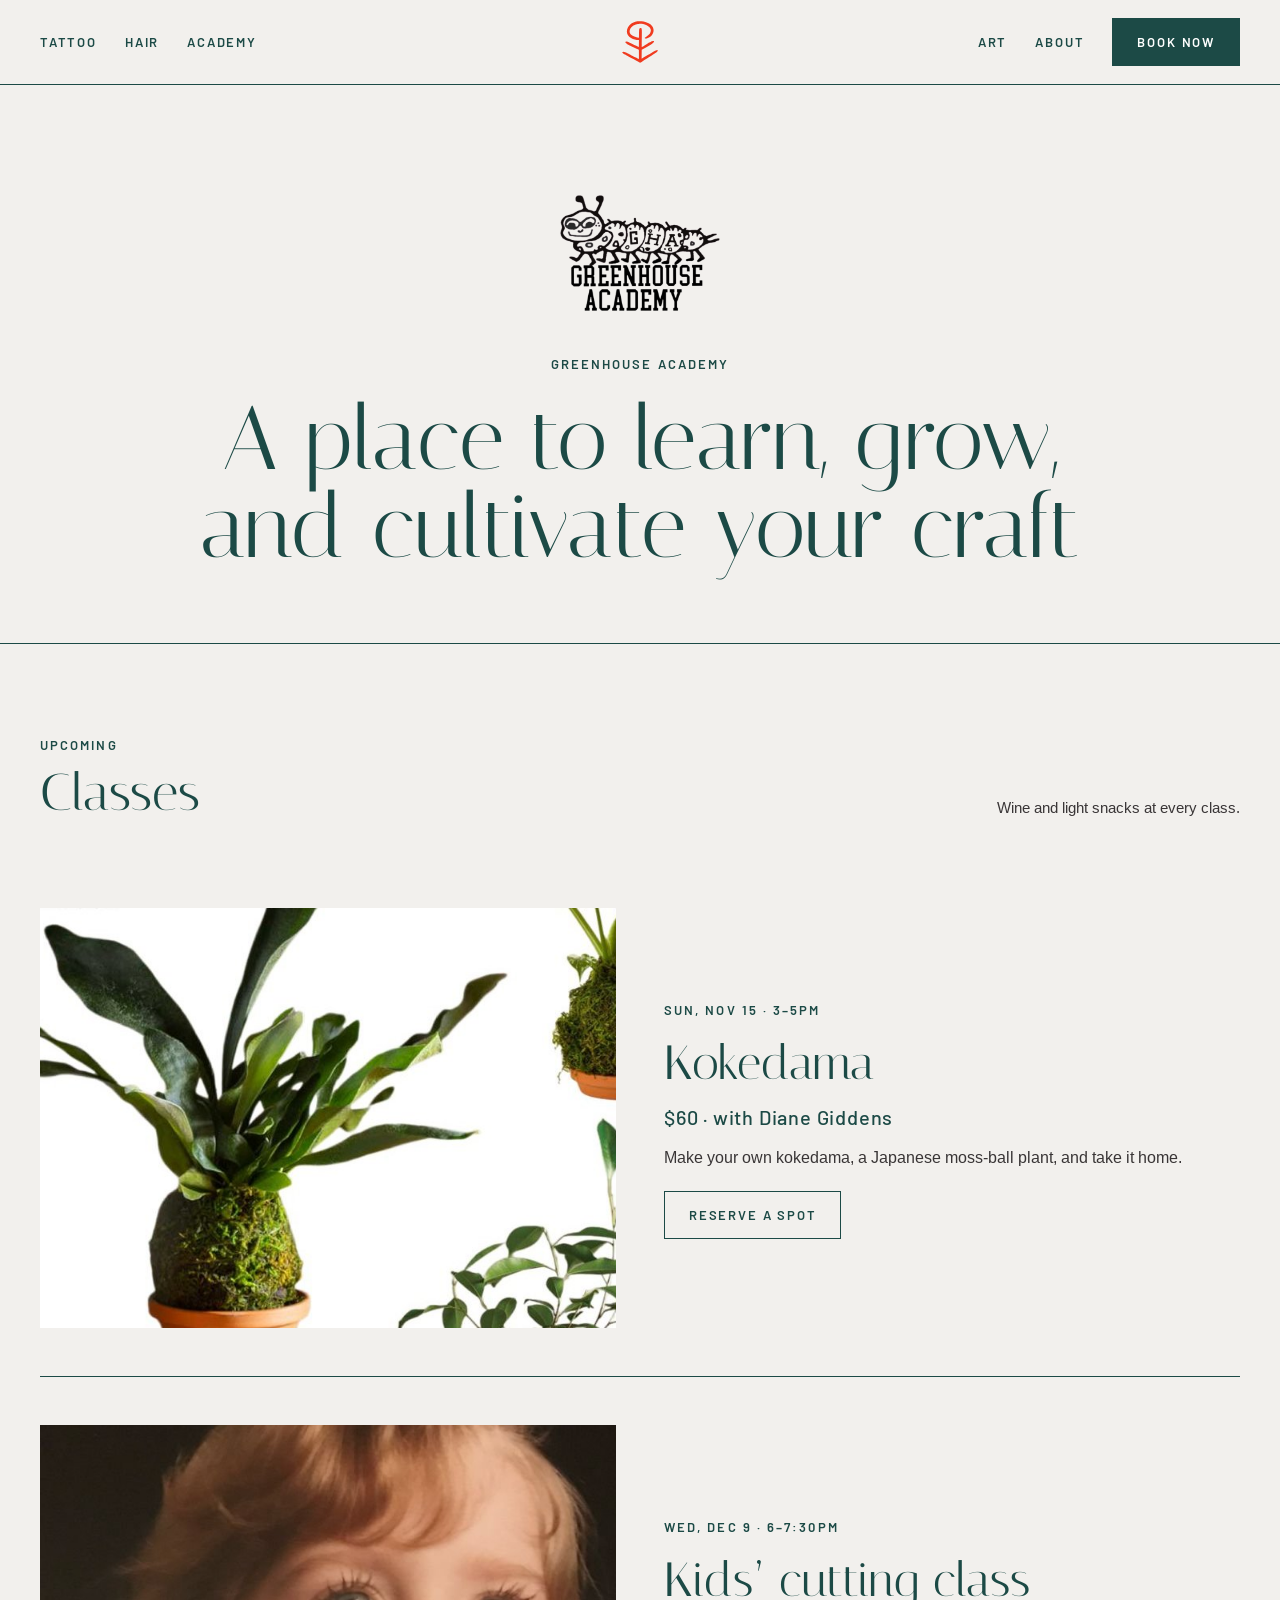
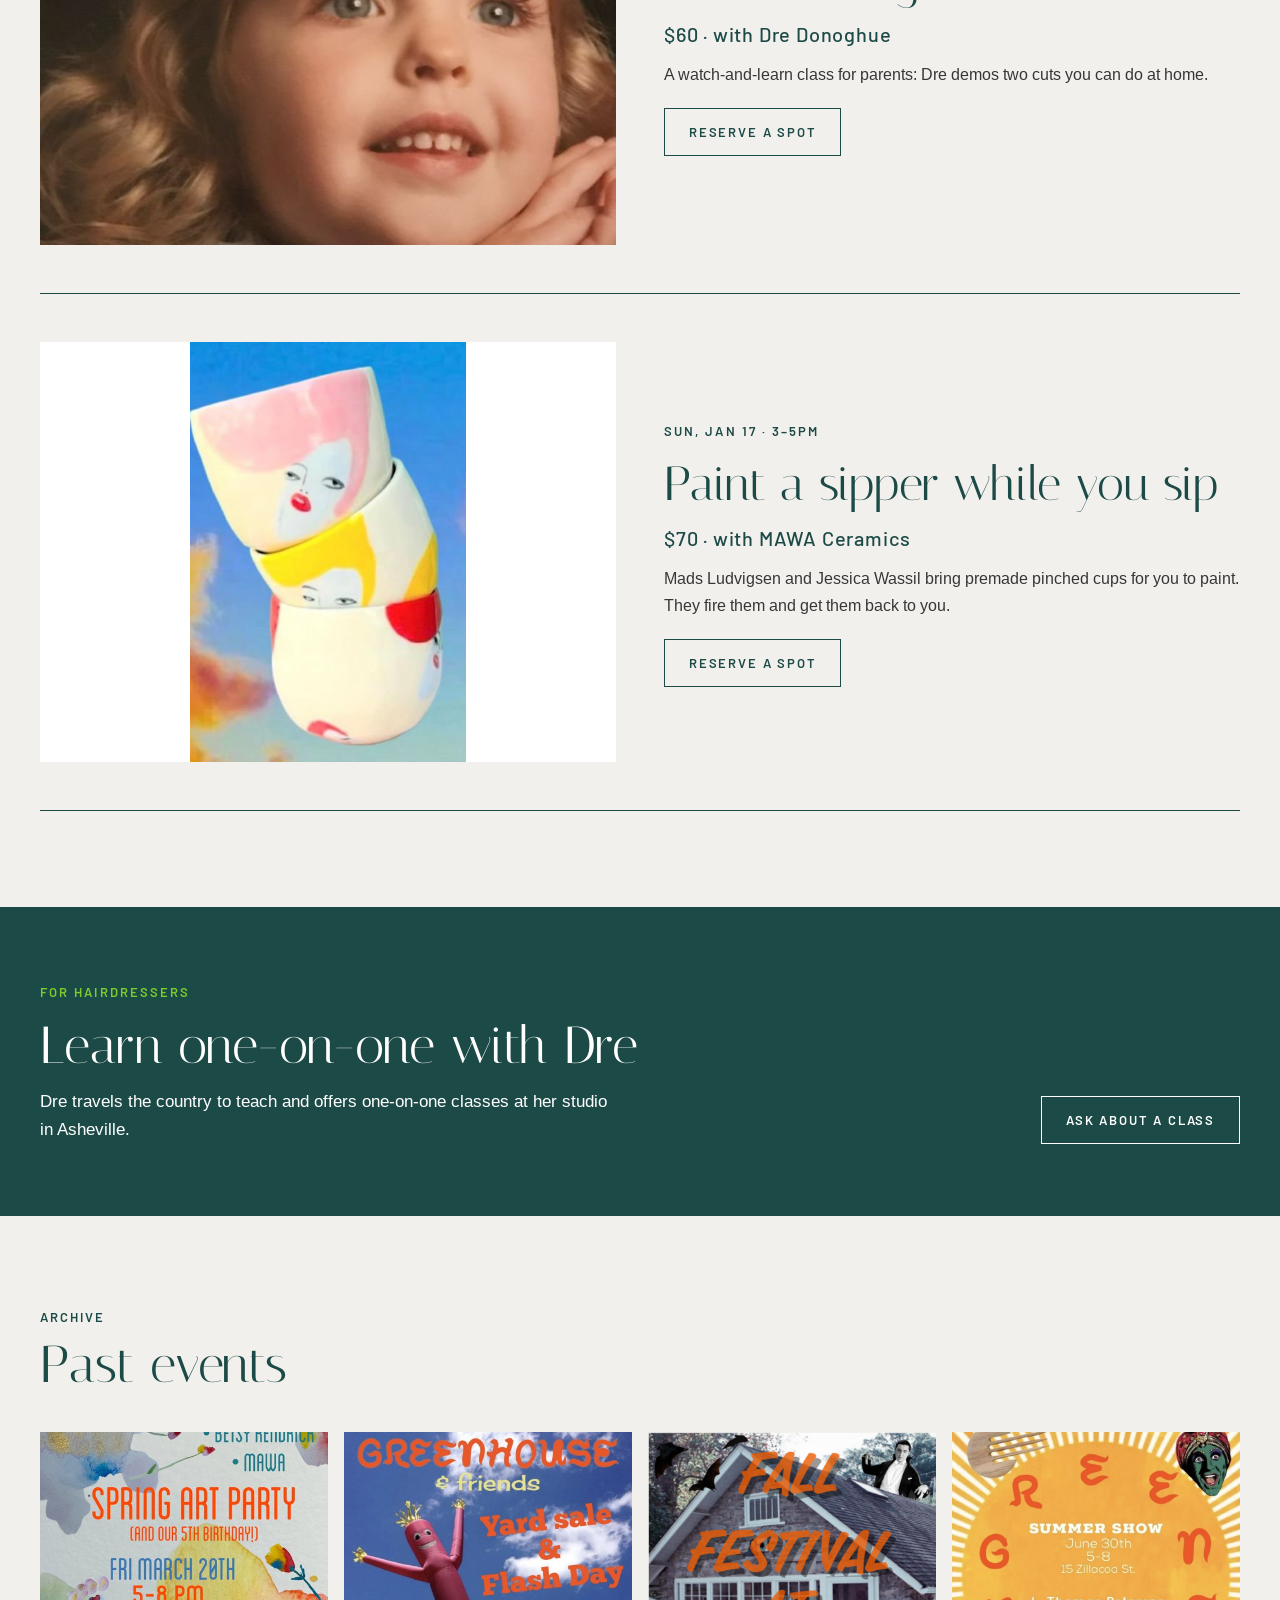
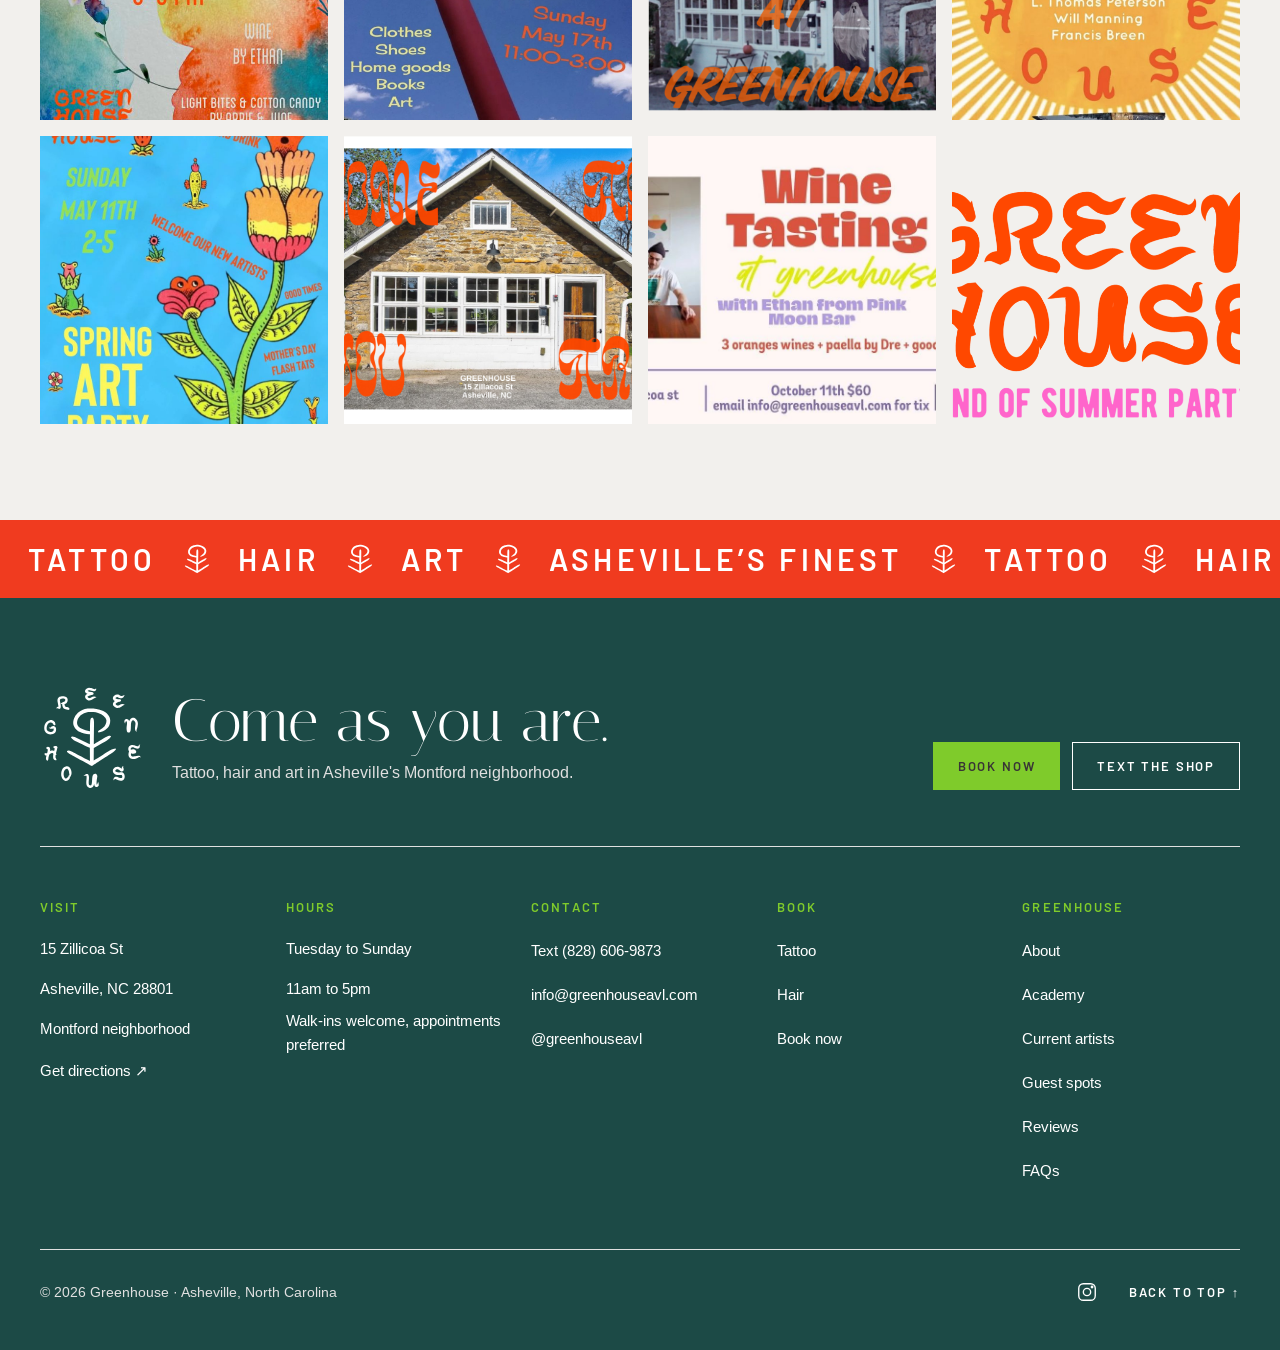
<file: academy.html>
<!doctype html>
<html lang="en">
<head>
<meta charset="utf-8">
<meta name="viewport" content="width=device-width, initial-scale=1">
<title>Classes · Greenhouse Academy, Asheville</title>
<meta name="description" content="Small hands-on classes in our Montford studio, with wine and light snacks at every one.">
<meta property="og:type" content="website">
<meta property="og:title" content="Classes · Greenhouse Academy, Asheville">
<meta property="og:description" content="Small hands-on classes in our Montford studio, with wine and light snacks at every one.">
<meta property="og:image" content="share.jpg">
<meta name="twitter:card" content="summary_large_image">
<meta name="theme-color" content="#F2F0ED">
<!-- Once the domain is set: make og:image a full URL and add <link rel="canonical" href="https://DOMAIN/academy.html"> -->
<link rel="icon" href="images/greenhouse-mark-vermilion.svg" type="image/svg+xml">
<link rel="preconnect" href="https://fonts.googleapis.com">
<link rel="preconnect" href="https://fonts.gstatic.com" crossorigin>
<link rel="stylesheet" href="https://fonts.googleapis.com/css2?family=Italiana&amp;family=Barlow:wght@400;500;600&amp;family=Arimo:ital,wght@0,400;0,700;1,400&amp;display=swap">
<link rel="stylesheet" href="css/site.css">
<link rel="stylesheet" href="css/booking.css">
<script src="js/booking.js" defer></script>
</head>
<body id="top">
<a class="gh-skip" href="#main">Skip to content</a>
<div style="background: #F2F0ED; color: #1C4A46; font-family: Arimo, Arial, sans-serif; font-size: 16px; line-height: 26px">

<header style="position: relative; border-bottom: 1px solid #1C4A46">
<div style="max-width: 1280px; margin: 0 auto; padding: 0 40px; height: 84px; display: grid; grid-template-columns: 1fr auto 1fr; align-items: center; gap: 16px">
<div style="justify-self: start; display: flex; align-items: center">
<nav aria-label="Services" class="gh-nav" style="display: flex; align-items: center; gap: 28px"><a href="tattoo.html" style="display: inline-flex; align-items: center; min-height: 44px; font-family: Barlow, Arial, sans-serif; font-weight: 600; letter-spacing: 0.14em; text-transform: uppercase; font-size: 13px; text-decoration: none">Tattoo</a><a href="hair.html" style="display: inline-flex; align-items: center; min-height: 44px; font-family: Barlow, Arial, sans-serif; font-weight: 600; letter-spacing: 0.14em; text-transform: uppercase; font-size: 13px; text-decoration: none">Hair</a><a href="academy.html" style="display: inline-flex; align-items: center; min-height: 44px; font-family: Barlow, Arial, sans-serif; font-weight: 600; letter-spacing: 0.14em; text-transform: uppercase; font-size: 13px; text-decoration: none">Academy</a></nav>
<details class="gh-menu" style="display: none; position: static"><summary style="display: flex; align-items: center; min-height: 44px; padding-right: 8px; cursor: pointer; color: #1C4A46; font-family: Barlow, Arial, sans-serif; font-weight: 600; letter-spacing: 0.14em; text-transform: uppercase; font-size: 13px; cursor: pointer">Menu</summary><nav aria-label="Menu" class="gh-menu-panel" style="display: none; flex-direction: column; position: absolute; left: 0; right: 0; top: 84px; z-index: 20; background: #F2F0ED; border-bottom: 1px solid #1C4A46"><a href="tattoo.html" style="display: flex; align-items: center; min-height: 52px; padding: 0 40px; border-top: 1px solid #1C4A46; font-family: Barlow, Arial, sans-serif; font-weight: 600; font-size: 13px; letter-spacing: 0.16em; text-transform: uppercase; text-decoration: none">Tattoo</a><a href="hair.html" style="display: flex; align-items: center; min-height: 52px; padding: 0 40px; border-top: 1px solid #1C4A46; font-family: Barlow, Arial, sans-serif; font-weight: 600; font-size: 13px; letter-spacing: 0.16em; text-transform: uppercase; text-decoration: none">Hair</a><a href="academy.html" style="display: flex; align-items: center; min-height: 52px; padding: 0 40px; border-top: 1px solid #1C4A46; font-family: Barlow, Arial, sans-serif; font-weight: 600; font-size: 13px; letter-spacing: 0.16em; text-transform: uppercase; text-decoration: none">Academy</a><a href="art.html" style="display: flex; align-items: center; min-height: 52px; padding: 0 40px; border-top: 1px solid #1C4A46; font-family: Barlow, Arial, sans-serif; font-weight: 600; font-size: 13px; letter-spacing: 0.16em; text-transform: uppercase; text-decoration: none">Art</a><a href="about.html" style="display: flex; align-items: center; min-height: 52px; padding: 0 40px; border-top: 1px solid #1C4A46; font-family: Barlow, Arial, sans-serif; font-weight: 600; font-size: 13px; letter-spacing: 0.16em; text-transform: uppercase; text-decoration: none">About</a><a href="reviews.html" style="display: flex; align-items: center; min-height: 52px; padding: 0 40px; border-top: 1px solid #1C4A46; font-family: Barlow, Arial, sans-serif; font-weight: 600; font-size: 13px; letter-spacing: 0.16em; text-transform: uppercase; text-decoration: none">Reviews</a><a href="faqs.html" style="display: flex; align-items: center; min-height: 52px; padding: 0 40px; border-top: 1px solid #1C4A46; font-family: Barlow, Arial, sans-serif; font-weight: 600; font-size: 13px; letter-spacing: 0.16em; text-transform: uppercase; text-decoration: none">FAQs</a></nav></details>
</div>
<a href="index.html" aria-label="Greenhouse home" style="display: block"><img src="images/greenhouse-mark-vermilion.svg" alt="Greenhouse" style="height: 44px; width: auto; display: block"></a>
<div style="justify-self: end; display: flex; align-items: center; gap: 28px">
<nav aria-label="More" class="gh-nav" style="display: flex; align-items: center; gap: 28px"><a href="art.html" style="display: inline-flex; align-items: center; min-height: 44px; font-family: Barlow, Arial, sans-serif; font-weight: 600; letter-spacing: 0.14em; text-transform: uppercase; font-size: 13px; text-decoration: none">Art</a><a href="about.html" style="display: inline-flex; align-items: center; min-height: 44px; font-family: Barlow, Arial, sans-serif; font-weight: 600; letter-spacing: 0.14em; text-transform: uppercase; font-size: 13px; text-decoration: none">About</a></nav>
<a class="gh-btn gh-btn--primary" href="book.html" style="display: inline-flex; align-items: center; justify-content: center; min-height: 48px; padding: 0 24px; box-sizing: border-box; font-family: Barlow, Arial, sans-serif; font-weight: 600; font-size: 13px; letter-spacing: 0.14em; text-transform: uppercase; text-decoration: none; white-space: nowrap; cursor: pointer; background: #1C4A46; color: #FFFFFF; border: 1.5px solid #1C4A46" data-book="">Book now</a>
</div>
</div>
</header>

<main id="main">
<section style="">
<div style="max-width: 980px; margin: 0 auto; padding: 88px 40px 72px; display: flex; flex-direction: column; gap: 40px">
<div style="display: flex; flex-direction: column; align-items: center; gap: 18px; text-align: center"><img src="images/photos/069-knockout-16.png" alt="Greenhouse Academy" style="width: 160px; height: 160px; object-fit: contain; display: block"><p style="margin: 0; font-family: Barlow, Arial, sans-serif; font-weight: 600; letter-spacing: 0.16em; text-transform: uppercase; font-size: 13px">Greenhouse Academy</p><h1 style="margin: 0; font-family: Italiana, Georgia, serif; font-weight: 400; font-size: clamp(52px, 7vw, 96px); line-height: 0.98">A place to learn, grow, and cultivate your craft</h1></div>
</div>
</section>
<section style="border-top: 1px solid #1C4A46">
<div style="max-width: 1280px; margin: 0 auto; padding: 88px 40px 96px; display: flex; flex-direction: column; gap: 40px">
<div style="display: flex; flex-wrap: wrap; justify-content: space-between; align-items: flex-end; gap: 24px">
<div style="display: flex; flex-direction: column; gap: 8px"><p style="margin: 0; font-family: Barlow, Arial, sans-serif; font-weight: 600; letter-spacing: 0.16em; text-transform: uppercase; font-size: 13px">Upcoming</p><h2 style="margin: 0; font-family: Italiana, Georgia, serif; font-weight: 400; font-size: 52px; line-height: 1.05">Classes</h2></div>
<p style="margin: 0; font-size: 15px; line-height: 24px; color: #393536">Wine and light snacks at every class.</p>
</div>
<div><article style="display: grid; grid-template-columns: repeat(auto-fit, minmax(min(100%, 340px), 1fr)); gap: 48px; align-items: center; padding: 48px 0; border-bottom: 1px solid #1C4A46">
<img src="images/photos/crop-kokedama.jpg" alt="Kokedama moss-ball plants" style="width: 100%; height: 420px; object-fit: cover; object-position: 50% 50%; background: #FFFFFF; display: block">
<div style="display: flex; flex-direction: column; gap: 14px">
<p style="margin: 0; font-family: Barlow, Arial, sans-serif; font-weight: 600; letter-spacing: 0.16em; text-transform: uppercase; font-size: 13px">Sun, Nov 15 · 3–5pm</p><h3 style="margin: 0; font-family: Italiana, Georgia, serif; font-weight: 400; font-size: 48px; line-height: 1.1">Kokedama</h3>
<p style="margin: 0; font-family: Barlow, Arial, sans-serif; font-weight: 500; font-size: 20px; letter-spacing: 0.04em">$60 · with Diane Giddens</p>
<p style="margin: 0; font-size: 16px; line-height: 27px; color: #393536">Make your own kokedama, a Japanese moss-ball plant, and take it home.</p>
<div style="padding-top: 6px"><a class="gh-btn gh-btn--outline" href="https://www.greenhouseavl.com/classes/p/kokedama-class" style="display: inline-flex; align-items: center; justify-content: center; min-height: 48px; padding: 0 24px; box-sizing: border-box; font-family: Barlow, Arial, sans-serif; font-weight: 600; font-size: 13px; letter-spacing: 0.14em; text-transform: uppercase; text-decoration: none; white-space: nowrap; cursor: pointer; background: transparent; color: #1C4A46; border: 1.5px solid #1C4A46" target="_blank" rel="noopener">Reserve a spot</a></div>
</div>
</article><article style="display: grid; grid-template-columns: repeat(auto-fit, minmax(min(100%, 340px), 1fr)); gap: 48px; align-items: center; padding: 48px 0; border-bottom: 1px solid #1C4A46">
<img src="images/photos/crop-kids-cutting.jpg" alt="A smiling young child with curly hair" style="width: 100%; height: 420px; object-fit: cover; object-position: 55% 25%; background: #FFFFFF; display: block">
<div style="display: flex; flex-direction: column; gap: 14px">
<p style="margin: 0; font-family: Barlow, Arial, sans-serif; font-weight: 600; letter-spacing: 0.16em; text-transform: uppercase; font-size: 13px">Wed, Dec 9 · 6–7:30pm</p><h3 style="margin: 0; font-family: Italiana, Georgia, serif; font-weight: 400; font-size: 48px; line-height: 1.1">Kids’ cutting class</h3>
<p style="margin: 0; font-family: Barlow, Arial, sans-serif; font-weight: 500; font-size: 20px; letter-spacing: 0.04em">$60 · with Dre Donoghue</p>
<p style="margin: 0; font-size: 16px; line-height: 27px; color: #393536">A watch-and-learn class for parents: Dre demos two cuts you can do at home.</p>
<div style="padding-top: 6px"><a class="gh-btn gh-btn--outline" href="https://www.greenhouseavl.com/classes/p/kids-cutting-class-1-zdgpr" style="display: inline-flex; align-items: center; justify-content: center; min-height: 48px; padding: 0 24px; box-sizing: border-box; font-family: Barlow, Arial, sans-serif; font-weight: 600; font-size: 13px; letter-spacing: 0.14em; text-transform: uppercase; text-decoration: none; white-space: nowrap; cursor: pointer; background: transparent; color: #1C4A46; border: 1.5px solid #1C4A46" target="_blank" rel="noopener">Reserve a spot</a></div>
</div>
</article><article style="display: grid; grid-template-columns: repeat(auto-fit, minmax(min(100%, 340px), 1fr)); gap: 48px; align-items: center; padding: 48px 0; border-bottom: 1px solid #1C4A46">
<img src="images/photos/crop-sipper-cups.jpg" alt="Hand-painted ceramic cups with faces" style="width: 100%; height: 420px; object-fit: contain; object-position: 50% 50%; background: #FFFFFF; display: block">
<div style="display: flex; flex-direction: column; gap: 14px">
<p style="margin: 0; font-family: Barlow, Arial, sans-serif; font-weight: 600; letter-spacing: 0.16em; text-transform: uppercase; font-size: 13px">Sun, Jan 17 · 3–5pm</p><h3 style="margin: 0; font-family: Italiana, Georgia, serif; font-weight: 400; font-size: 48px; line-height: 1.1">Paint a sipper while you sip</h3>
<p style="margin: 0; font-family: Barlow, Arial, sans-serif; font-weight: 500; font-size: 20px; letter-spacing: 0.04em">$70 · with MAWA Ceramics</p>
<p style="margin: 0; font-size: 16px; line-height: 27px; color: #393536">Mads Ludvigsen and Jessica Wassil bring premade pinched cups for you to paint. They fire them and get them back to you.</p>
<div style="padding-top: 6px"><a class="gh-btn gh-btn--outline" href="https://www.greenhouseavl.com/classes/p/paint-a-sipper-while-you-sip" style="display: inline-flex; align-items: center; justify-content: center; min-height: 48px; padding: 0 24px; box-sizing: border-box; font-family: Barlow, Arial, sans-serif; font-weight: 600; font-size: 13px; letter-spacing: 0.14em; text-transform: uppercase; text-decoration: none; white-space: nowrap; cursor: pointer; background: transparent; color: #1C4A46; border: 1.5px solid #1C4A46" target="_blank" rel="noopener">Reserve a spot</a></div>
</div>
</article></div>
</div>
</section>
<section style="background: #1C4A46; color: #FFFFFF">
<div style="max-width: 1280px; margin: 0 auto; padding: 72px 40px; display: flex; flex-direction: column; gap: 40px">
<div style="display: flex; flex-wrap: wrap; justify-content: space-between; align-items: flex-end; gap: 40px"><div style="display: flex; flex-direction: column; gap: 14px; max-width: 640px"><p style="margin: 0; font-family: Barlow, Arial, sans-serif; font-weight: 600; letter-spacing: 0.16em; text-transform: uppercase; font-size: 13px; color: #7FCB2B">For hairdressers</p><h2 style="margin: 0; font-family: Italiana, Georgia, serif; font-weight: 400; font-size: 52px; line-height: 1.05">Learn one-on-one with Dre</h2><p style="margin: 0; font-size: 17px; line-height: 28px">Dre travels the country to teach and offers one-on-one classes at her studio in Asheville.</p></div><a class="gh-btn gh-btn--outline-light" href="mailto:info@greenhouseavl.com" style="display: inline-flex; align-items: center; justify-content: center; min-height: 48px; padding: 0 24px; box-sizing: border-box; font-family: Barlow, Arial, sans-serif; font-weight: 600; font-size: 13px; letter-spacing: 0.14em; text-transform: uppercase; text-decoration: none; white-space: nowrap; cursor: pointer; background: transparent; color: #FFFFFF; border: 1.5px solid #FFFFFF">Ask about a class</a></div>
</div>
</section>
<section style="">
<div style="max-width: 1280px; margin: 0 auto; padding: 88px 40px 96px; display: flex; flex-direction: column; gap: 40px">
<div style="display: flex; flex-direction: column; gap: 8px"><p style="margin: 0; font-family: Barlow, Arial, sans-serif; font-weight: 600; letter-spacing: 0.16em; text-transform: uppercase; font-size: 13px">Archive</p><h2 style="margin: 0; font-family: Italiana, Georgia, serif; font-weight: 400; font-size: 52px; line-height: 1.05">Past events</h2></div>
<div style="display: grid; grid-template-columns: repeat(auto-fill, minmax(max(24%, 160px), 1fr)); gap: 16px">
<img src="images/photos/038-IMG_8450.jpg" alt="Spring art party flyer" style="width: 100%; aspect-ratio: 1 / 1; height: auto; object-fit: cover; display: block">
<img src="images/photos/048-IMG_3658.jpg" alt="Yard sale and flea day flyer" style="width: 100%; aspect-ratio: 1 / 1; height: auto; object-fit: cover; display: block">
<img src="images/photos/118-IMG_6951.png" alt="Fall festival flyer" style="width: 100%; aspect-ratio: 1 / 1; height: auto; object-fit: cover; display: block">
<img src="images/photos/174-IMG_0536.jpg" alt="Summer show flyer" style="width: 100%; aspect-ratio: 1 / 1; height: auto; object-fit: cover; display: block">
<img src="images/photos/198-IMG_5507.jpg" alt="Spring art party flyer" style="width: 100%; aspect-ratio: 1 / 1; height: auto; object-fit: cover; display: block">
<img src="images/photos/210-8a6ae326-3a58-4569-a410-e25d9f6b8419.png" alt="Greenhouse event flyer" style="width: 100%; aspect-ratio: 1 / 1; height: auto; object-fit: cover; display: block">
<img src="images/photos/234-6d9752a0-03a0-950b-c9ee-dd9f82b100ca.jpg" alt="Wine tasting flyer" style="width: 100%; aspect-ratio: 1 / 1; height: auto; object-fit: cover; display: block">
<img src="images/photos/270-08be0130-94da-fa37-0a7a-c428e9624d11.png" alt="End of summer party flyer" style="width: 100%; aspect-ratio: 1 / 1; height: auto; object-fit: cover; display: block">
</div>
</div>
</section>

<section aria-label="Tattoo, hair, art. Asheville’s finest." class="gh-ticker" style="background: #F03B1F; color: #FFFFFF; overflow: hidden">
<div class="gh-ticker-track" aria-hidden="true" style="display: flex; align-items: center; width: max-content; padding: 24px 0; white-space: nowrap"><span style="padding: 0 28px; font-family: Barlow, Arial, sans-serif; font-weight: 600; font-size: 30px; line-height: 1; letter-spacing: 0.14em; text-transform: uppercase">Tattoo</span><img src="images/greenhouse-mark-white.svg" alt="" style="height: 30px; width: auto; display: block; flex: 0 0 auto"><span style="padding: 0 28px; font-family: Barlow, Arial, sans-serif; font-weight: 600; font-size: 30px; line-height: 1; letter-spacing: 0.14em; text-transform: uppercase">Hair</span><img src="images/greenhouse-mark-white.svg" alt="" style="height: 30px; width: auto; display: block; flex: 0 0 auto"><span style="padding: 0 28px; font-family: Barlow, Arial, sans-serif; font-weight: 600; font-size: 30px; line-height: 1; letter-spacing: 0.14em; text-transform: uppercase">Art</span><img src="images/greenhouse-mark-white.svg" alt="" style="height: 30px; width: auto; display: block; flex: 0 0 auto"><span style="padding: 0 28px; font-family: Barlow, Arial, sans-serif; font-weight: 600; font-size: 30px; line-height: 1; letter-spacing: 0.14em; text-transform: uppercase">Asheville’s finest</span><img src="images/greenhouse-mark-white.svg" alt="" style="height: 30px; width: auto; display: block; flex: 0 0 auto"><span style="padding: 0 28px; font-family: Barlow, Arial, sans-serif; font-weight: 600; font-size: 30px; line-height: 1; letter-spacing: 0.14em; text-transform: uppercase">Tattoo</span><img src="images/greenhouse-mark-white.svg" alt="" style="height: 30px; width: auto; display: block; flex: 0 0 auto"><span style="padding: 0 28px; font-family: Barlow, Arial, sans-serif; font-weight: 600; font-size: 30px; line-height: 1; letter-spacing: 0.14em; text-transform: uppercase">Hair</span><img src="images/greenhouse-mark-white.svg" alt="" style="height: 30px; width: auto; display: block; flex: 0 0 auto"><span style="padding: 0 28px; font-family: Barlow, Arial, sans-serif; font-weight: 600; font-size: 30px; line-height: 1; letter-spacing: 0.14em; text-transform: uppercase">Art</span><img src="images/greenhouse-mark-white.svg" alt="" style="height: 30px; width: auto; display: block; flex: 0 0 auto"><span style="padding: 0 28px; font-family: Barlow, Arial, sans-serif; font-weight: 600; font-size: 30px; line-height: 1; letter-spacing: 0.14em; text-transform: uppercase">Asheville’s finest</span><img src="images/greenhouse-mark-white.svg" alt="" style="height: 30px; width: auto; display: block; flex: 0 0 auto"><span style="padding: 0 28px; font-family: Barlow, Arial, sans-serif; font-weight: 600; font-size: 30px; line-height: 1; letter-spacing: 0.14em; text-transform: uppercase">Tattoo</span><img src="images/greenhouse-mark-white.svg" alt="" style="height: 30px; width: auto; display: block; flex: 0 0 auto"><span style="padding: 0 28px; font-family: Barlow, Arial, sans-serif; font-weight: 600; font-size: 30px; line-height: 1; letter-spacing: 0.14em; text-transform: uppercase">Hair</span><img src="images/greenhouse-mark-white.svg" alt="" style="height: 30px; width: auto; display: block; flex: 0 0 auto"><span style="padding: 0 28px; font-family: Barlow, Arial, sans-serif; font-weight: 600; font-size: 30px; line-height: 1; letter-spacing: 0.14em; text-transform: uppercase">Art</span><img src="images/greenhouse-mark-white.svg" alt="" style="height: 30px; width: auto; display: block; flex: 0 0 auto"><span style="padding: 0 28px; font-family: Barlow, Arial, sans-serif; font-weight: 600; font-size: 30px; line-height: 1; letter-spacing: 0.14em; text-transform: uppercase">Asheville’s finest</span><img src="images/greenhouse-mark-white.svg" alt="" style="height: 30px; width: auto; display: block; flex: 0 0 auto"><span style="padding: 0 28px; font-family: Barlow, Arial, sans-serif; font-weight: 600; font-size: 30px; line-height: 1; letter-spacing: 0.14em; text-transform: uppercase">Tattoo</span><img src="images/greenhouse-mark-white.svg" alt="" style="height: 30px; width: auto; display: block; flex: 0 0 auto"><span style="padding: 0 28px; font-family: Barlow, Arial, sans-serif; font-weight: 600; font-size: 30px; line-height: 1; letter-spacing: 0.14em; text-transform: uppercase">Hair</span><img src="images/greenhouse-mark-white.svg" alt="" style="height: 30px; width: auto; display: block; flex: 0 0 auto"><span style="padding: 0 28px; font-family: Barlow, Arial, sans-serif; font-weight: 600; font-size: 30px; line-height: 1; letter-spacing: 0.14em; text-transform: uppercase">Art</span><img src="images/greenhouse-mark-white.svg" alt="" style="height: 30px; width: auto; display: block; flex: 0 0 auto"><span style="padding: 0 28px; font-family: Barlow, Arial, sans-serif; font-weight: 600; font-size: 30px; line-height: 1; letter-spacing: 0.14em; text-transform: uppercase">Asheville’s finest</span><img src="images/greenhouse-mark-white.svg" alt="" style="height: 30px; width: auto; display: block; flex: 0 0 auto"></div>
</section>

</main>

<footer style="background: #1C4A46; color: #FFFFFF">
<div style="max-width: 1280px; margin: 0 auto; padding: 88px 40px 36px; display: flex; flex-direction: column; gap: 56px">
<div style="display: flex; flex-wrap: wrap; justify-content: space-between; align-items: flex-end; gap: 32px 48px">
<div style="display: flex; align-items: center; gap: 28px">
<img src="images/greenhouse-seal-white.svg" alt="" style="width: 104px; height: 104px; display: block; flex: 0 0 auto">
<div style="display: flex; flex-direction: column; gap: 8px">
<p style="margin: 0; font-family: Italiana, Georgia, serif; font-weight: 400; font-size: clamp(40px, 5vw, 60px); line-height: 1">Come as you are.</p>
<p style="margin: 0; font-size: 16px; line-height: 26px; color: #E0E0E0">Tattoo, hair and art in Asheville's Montford neighborhood.</p>
</div>
</div>
<div style="display: flex; flex-wrap: wrap; gap: 12px">
<a class="gh-btn gh-btn--lime" href="book.html" style="display: inline-flex; align-items: center; justify-content: center; min-height: 48px; padding: 0 24px; box-sizing: border-box; font-family: Barlow, Arial, sans-serif; font-weight: 600; font-size: 13px; letter-spacing: 0.14em; text-transform: uppercase; text-decoration: none; white-space: nowrap; cursor: pointer; background: #7FCB2B; color: #393536; border: 1.5px solid #7FCB2B" data-book="">Book now</a>
<a class="gh-btn gh-btn--outline-light" href="sms:+18286069873" style="display: inline-flex; align-items: center; justify-content: center; min-height: 48px; padding: 0 24px; box-sizing: border-box; font-family: Barlow, Arial, sans-serif; font-weight: 600; font-size: 13px; letter-spacing: 0.14em; text-transform: uppercase; text-decoration: none; white-space: nowrap; cursor: pointer; background: transparent; color: #FFFFFF; border: 1.5px solid #FFFFFF">Text the shop</a>
</div>
</div>
<div style="display: grid; grid-template-columns: repeat(auto-fit, minmax(min(100%, 140px), 1fr)); gap: 36px 28px; padding-top: 48px; border-top: 1px solid #E0E0E0; font-size: 15px; line-height: 24px; overflow-wrap: anywhere">
<div style="display: flex; flex-direction: column; gap: 0"><p style="margin: 0 0 10px; font-family: Barlow, Arial, sans-serif; font-weight: 600; letter-spacing: 0.16em; text-transform: uppercase; font-size: 13px; color: #7FCB2B">Visit</p><span style="display: inline-flex; align-items: center; min-height: 40px">15 Zillicoa St</span><span style="display: inline-flex; align-items: center; min-height: 40px">Asheville, NC 28801</span><span style="display: inline-flex; align-items: center; min-height: 40px">Montford neighborhood</span><a href="https://www.google.com/maps/search/?api=1&amp;query=Greenhouse+15+Zillicoa+St+Asheville+NC" target="_blank" rel="noopener" style="color: #FFFFFF; text-decoration: none; display: inline-flex; align-items: center; min-height: 44px">Get directions ↗</a></div>
<div style="display: flex; flex-direction: column; gap: 0"><p style="margin: 0 0 10px; font-family: Barlow, Arial, sans-serif; font-weight: 600; letter-spacing: 0.16em; text-transform: uppercase; font-size: 13px; color: #7FCB2B">Hours</p><span style="display: inline-flex; align-items: center; min-height: 40px">Tuesday to Sunday</span><span style="display: inline-flex; align-items: center; min-height: 40px">11am to 5pm</span><span style="display: inline-flex; align-items: center; min-height: 40px">Walk-ins welcome, appointments preferred</span></div>
<div class="gh-foot-contact" style="display: flex; flex-direction: column; gap: 0"><p style="margin: 0 0 10px; font-family: Barlow, Arial, sans-serif; font-weight: 600; letter-spacing: 0.16em; text-transform: uppercase; font-size: 13px; color: #7FCB2B">Contact</p><a href="sms:+18286069873" style="color: #FFFFFF; text-decoration: none; display: inline-flex; align-items: center; min-height: 44px">Text (828) 606-9873</a><a href="mailto:info@greenhouseavl.com" style="color: #FFFFFF; text-decoration: none; display: inline-flex; align-items: center; min-height: 44px">info@greenhouseavl.com</a><a href="https://www.instagram.com/greenhouseavl" style="color: #FFFFFF; text-decoration: none; display: inline-flex; align-items: center; min-height: 44px">@greenhouseavl</a></div>
<div style="display: flex; flex-direction: column; gap: 0"><p style="margin: 0 0 10px; font-family: Barlow, Arial, sans-serif; font-weight: 600; letter-spacing: 0.16em; text-transform: uppercase; font-size: 13px; color: #7FCB2B">Book</p><a href="tattoo.html" style="color: #FFFFFF; text-decoration: none; display: inline-flex; align-items: center; min-height: 44px">Tattoo</a><a href="hair.html" style="color: #FFFFFF; text-decoration: none; display: inline-flex; align-items: center; min-height: 44px">Hair</a><a href="book.html" style="color: #FFFFFF; text-decoration: none; display: inline-flex; align-items: center; min-height: 44px" data-book="">Book now</a></div>
<div style="display: flex; flex-direction: column; gap: 0"><p style="margin: 0 0 10px; font-family: Barlow, Arial, sans-serif; font-weight: 600; letter-spacing: 0.16em; text-transform: uppercase; font-size: 13px; color: #7FCB2B">Greenhouse</p><a href="about.html" style="color: #FFFFFF; text-decoration: none; display: inline-flex; align-items: center; min-height: 44px">About</a><a href="academy.html" style="color: #FFFFFF; text-decoration: none; display: inline-flex; align-items: center; min-height: 44px">Academy</a><a href="art.html" style="color: #FFFFFF; text-decoration: none; display: inline-flex; align-items: center; min-height: 44px">Current artists</a><a href="guest-spots.html" style="color: #FFFFFF; text-decoration: none; display: inline-flex; align-items: center; min-height: 44px">Guest spots</a><a href="reviews.html" style="color: #FFFFFF; text-decoration: none; display: inline-flex; align-items: center; min-height: 44px">Reviews</a><a href="faqs.html" style="color: #FFFFFF; text-decoration: none; display: inline-flex; align-items: center; min-height: 44px">FAQs</a></div>
</div>
<div style="display: flex; flex-wrap: wrap; justify-content: space-between; align-items: center; gap: 12px 24px; padding-top: 20px; border-top: 1px solid #E0E0E0; font-size: 14px; line-height: 22px; color: #E0E0E0">
<span>© 2026 Greenhouse · Asheville, North Carolina</span>
<div style="display: flex; align-items: center; gap: 20px">
<a href="https://www.instagram.com/greenhouseavl/" target="_blank" rel="noopener" aria-label="Greenhouse on Instagram" style="display: inline-flex; align-items: center; justify-content: center; width: 44px; height: 44px"><svg width="22" height="22" viewBox="0 0 24 24" fill="none" stroke="#FFFFFF" stroke-width="1.5" aria-hidden="true"><rect x="3" y="3" width="18" height="18" rx="5"></rect><circle cx="12" cy="12" r="4"></circle><circle cx="17.5" cy="6.5" r="0.8" fill="#FFFFFF"></circle></svg></a>
<a href="#top" style="display: inline-flex; align-items: center; min-height: 44px; color: #FFFFFF; font-family: Barlow, Arial, sans-serif; font-weight: 600; letter-spacing: 0.14em; text-transform: uppercase; font-size: 13px; text-decoration: none">Back to top ↑</a>
</div>
</div>
</div>
</footer>
<div class="gh-mbar gh-dark" style="display: none; position: sticky; bottom: 0; z-index: 30; gap: 8px; padding: 10px 16px calc(10px + env(safe-area-inset-bottom)); background: #1C4A46; border-top: 1px solid rgba(255, 255, 255, 0.25)">
<a class="gh-btn gh-btn--lime" href="book.html" data-book="" style="display: inline-flex; align-items: center; justify-content: center; min-height: 48px; padding: 0 24px; box-sizing: border-box; font-family: Barlow, Arial, sans-serif; font-weight: 600; font-size: 13px; letter-spacing: 0.14em; text-transform: uppercase; text-decoration: none; white-space: nowrap; cursor: pointer; background: #7FCB2B; color: #393536; border: 1.5px solid #7FCB2B; flex: 1 1 0">Book</a>
<a class="gh-btn gh-btn--outline-light" href="sms:+18286069873" style="display: inline-flex; align-items: center; justify-content: center; min-height: 48px; padding: 0 24px; box-sizing: border-box; font-family: Barlow, Arial, sans-serif; font-weight: 600; font-size: 13px; letter-spacing: 0.14em; text-transform: uppercase; text-decoration: none; white-space: nowrap; cursor: pointer; background: transparent; color: #FFFFFF; border: 1.5px solid #FFFFFF; flex: 1 1 0">Text the shop</a>
</div>

</div>
</body>
</html>
</file>
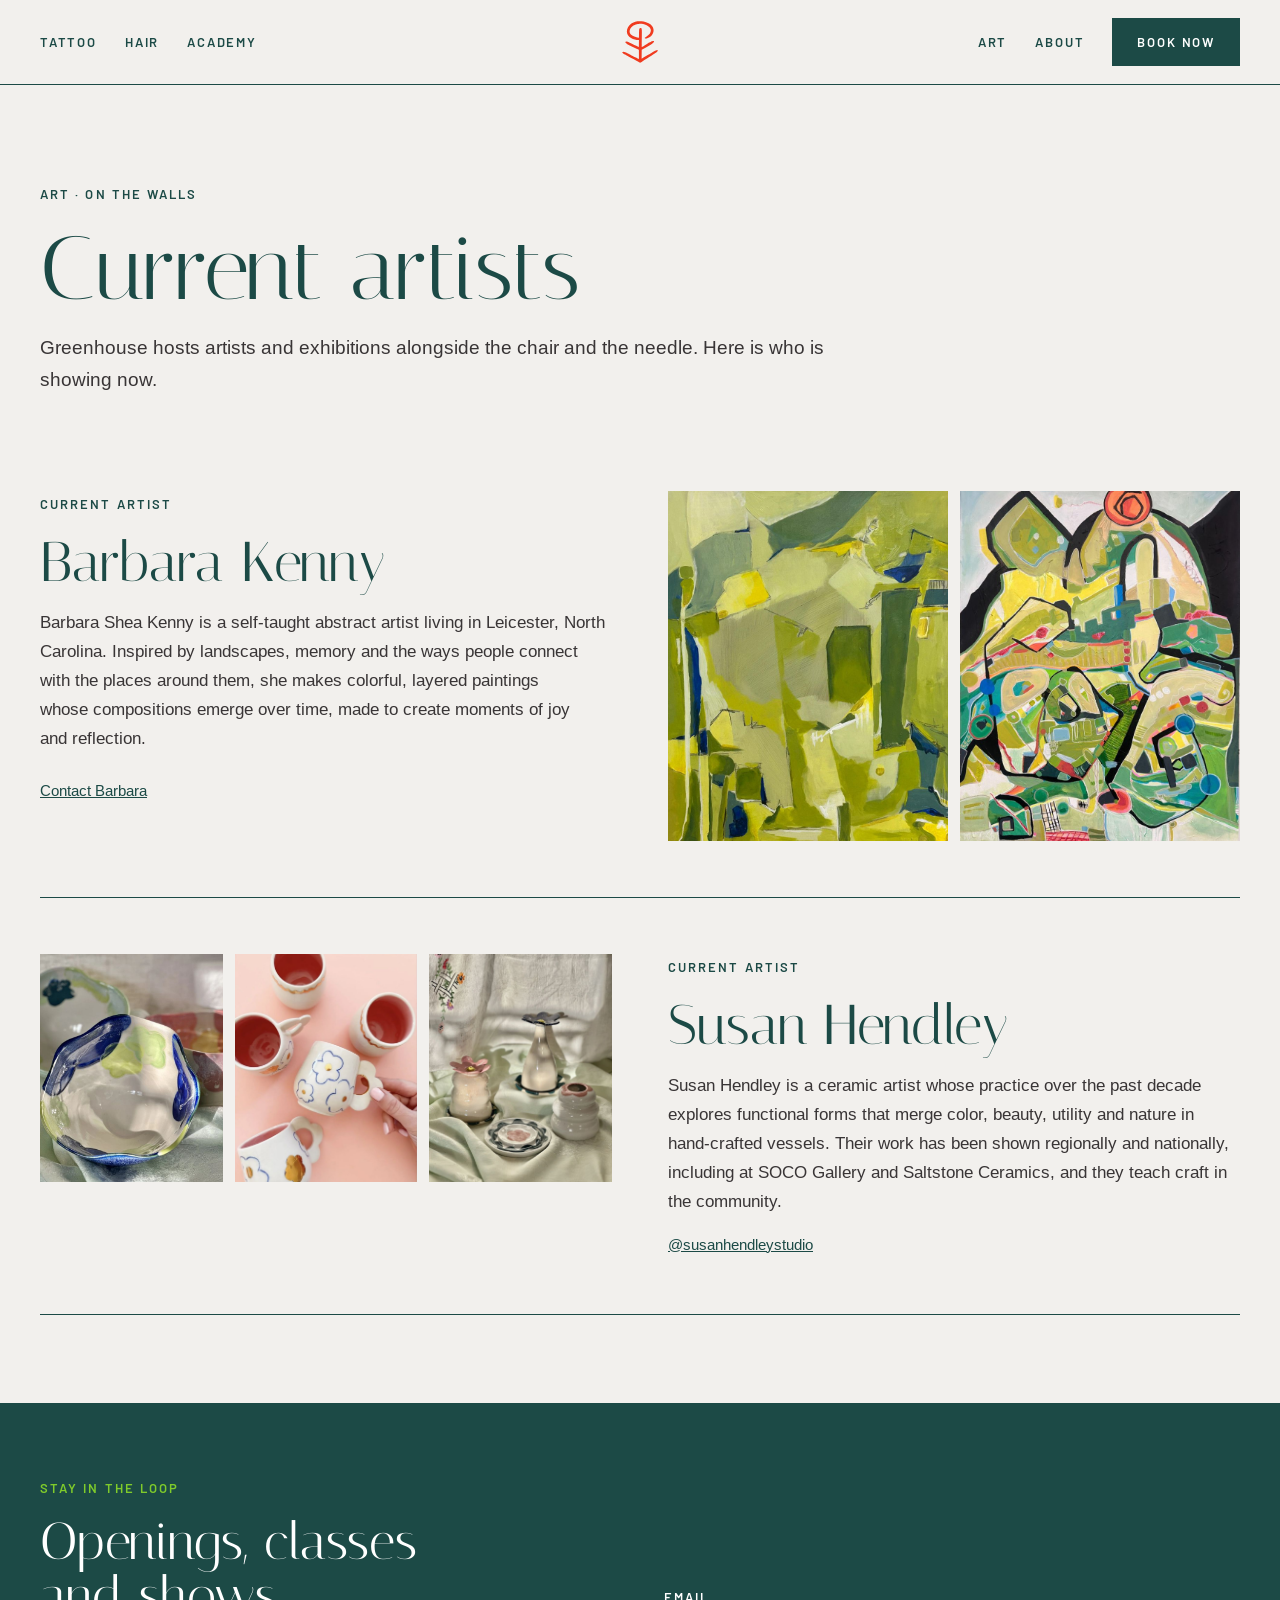
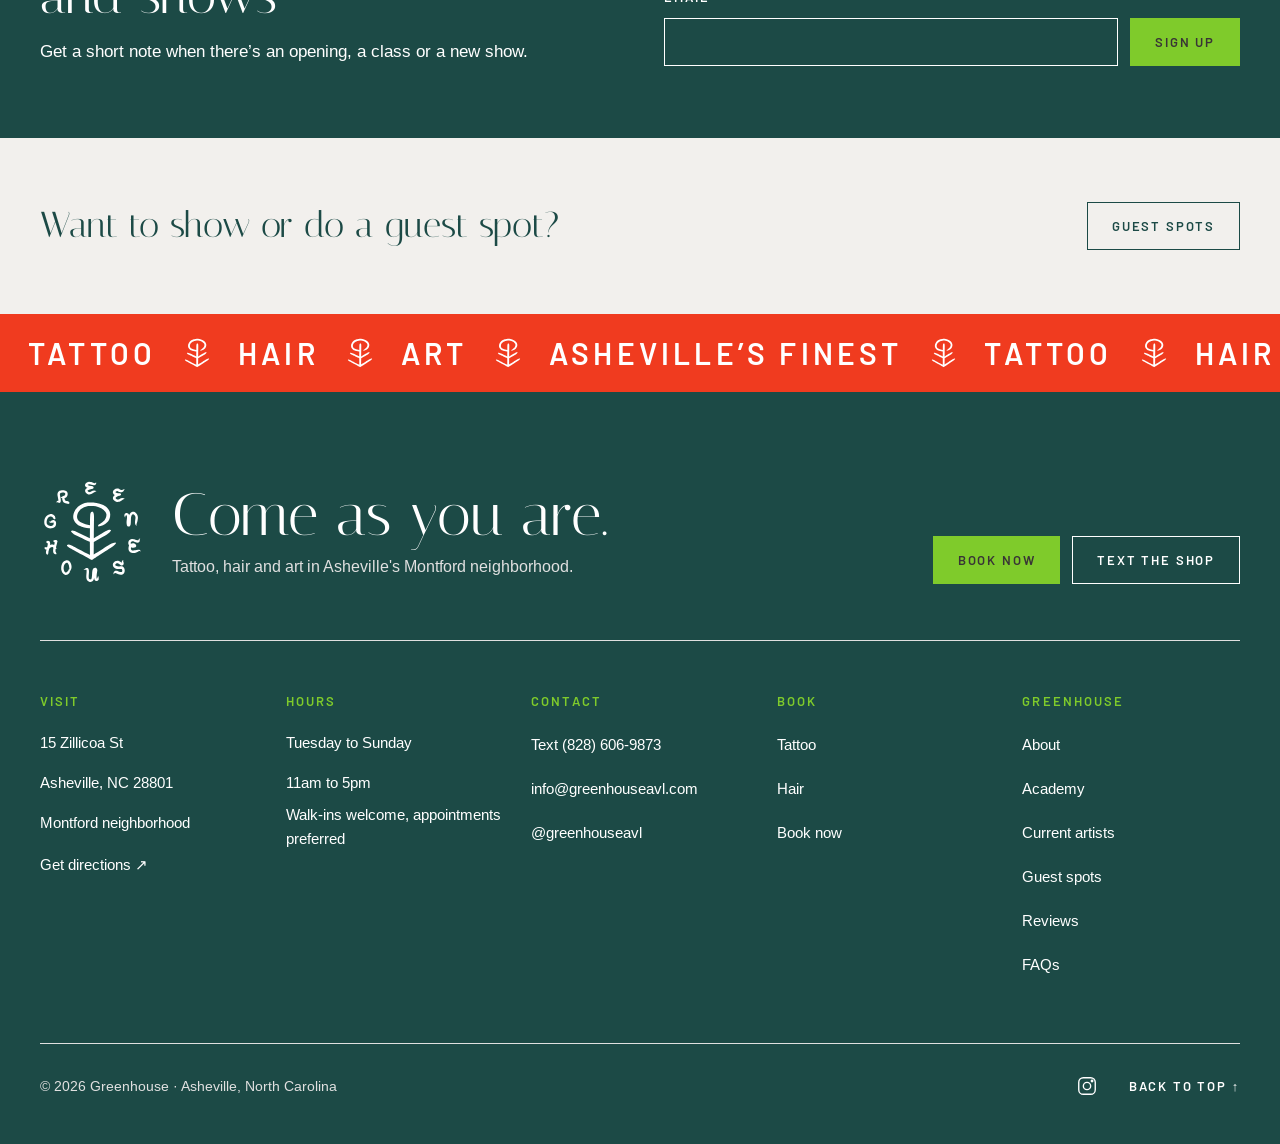
<file: art.html>
<!doctype html>
<html lang="en">
<head>
<meta charset="utf-8">
<meta name="viewport" content="width=device-width, initial-scale=1">
<title>Art on the walls · Greenhouse Asheville</title>
<meta name="description" content="Paintings by Barbara Kenny and ceramics by Susan Hendley, showing now at Greenhouse.">
<meta property="og:type" content="website">
<meta property="og:title" content="Art on the walls · Greenhouse Asheville">
<meta property="og:description" content="Paintings by Barbara Kenny and ceramics by Susan Hendley, showing now at Greenhouse.">
<meta property="og:image" content="share.jpg">
<meta name="twitter:card" content="summary_large_image">
<meta name="theme-color" content="#F2F0ED">
<!-- Once the domain is set: make og:image a full URL and add <link rel="canonical" href="https://DOMAIN/art.html"> -->
<link rel="icon" href="images/greenhouse-mark-vermilion.svg" type="image/svg+xml">
<link rel="preconnect" href="https://fonts.googleapis.com">
<link rel="preconnect" href="https://fonts.gstatic.com" crossorigin>
<link rel="stylesheet" href="https://fonts.googleapis.com/css2?family=Italiana&amp;family=Barlow:wght@400;500;600&amp;family=Arimo:ital,wght@0,400;0,700;1,400&amp;display=swap">
<link rel="stylesheet" href="css/site.css">
<link rel="stylesheet" href="css/booking.css">
<script src="js/booking.js" defer></script>
<script src="js/forms.js" defer></script>
</head>
<body id="top">
<a class="gh-skip" href="#main">Skip to content</a>
<div style="background: #F2F0ED; color: #1C4A46; font-family: Arimo, Arial, sans-serif; font-size: 16px; line-height: 26px">

<header style="position: relative; border-bottom: 1px solid #1C4A46">
<div style="max-width: 1280px; margin: 0 auto; padding: 0 40px; height: 84px; display: grid; grid-template-columns: 1fr auto 1fr; align-items: center; gap: 16px">
<div style="justify-self: start; display: flex; align-items: center">
<nav aria-label="Services" class="gh-nav" style="display: flex; align-items: center; gap: 28px"><a href="tattoo.html" style="display: inline-flex; align-items: center; min-height: 44px; font-family: Barlow, Arial, sans-serif; font-weight: 600; letter-spacing: 0.14em; text-transform: uppercase; font-size: 13px; text-decoration: none">Tattoo</a><a href="hair.html" style="display: inline-flex; align-items: center; min-height: 44px; font-family: Barlow, Arial, sans-serif; font-weight: 600; letter-spacing: 0.14em; text-transform: uppercase; font-size: 13px; text-decoration: none">Hair</a><a href="academy.html" style="display: inline-flex; align-items: center; min-height: 44px; font-family: Barlow, Arial, sans-serif; font-weight: 600; letter-spacing: 0.14em; text-transform: uppercase; font-size: 13px; text-decoration: none">Academy</a></nav>
<details class="gh-menu" style="display: none; position: static"><summary style="display: flex; align-items: center; min-height: 44px; padding-right: 8px; cursor: pointer; color: #1C4A46; font-family: Barlow, Arial, sans-serif; font-weight: 600; letter-spacing: 0.14em; text-transform: uppercase; font-size: 13px; cursor: pointer">Menu</summary><nav aria-label="Menu" class="gh-menu-panel" style="display: none; flex-direction: column; position: absolute; left: 0; right: 0; top: 84px; z-index: 20; background: #F2F0ED; border-bottom: 1px solid #1C4A46"><a href="tattoo.html" style="display: flex; align-items: center; min-height: 52px; padding: 0 40px; border-top: 1px solid #1C4A46; font-family: Barlow, Arial, sans-serif; font-weight: 600; font-size: 13px; letter-spacing: 0.16em; text-transform: uppercase; text-decoration: none">Tattoo</a><a href="hair.html" style="display: flex; align-items: center; min-height: 52px; padding: 0 40px; border-top: 1px solid #1C4A46; font-family: Barlow, Arial, sans-serif; font-weight: 600; font-size: 13px; letter-spacing: 0.16em; text-transform: uppercase; text-decoration: none">Hair</a><a href="academy.html" style="display: flex; align-items: center; min-height: 52px; padding: 0 40px; border-top: 1px solid #1C4A46; font-family: Barlow, Arial, sans-serif; font-weight: 600; font-size: 13px; letter-spacing: 0.16em; text-transform: uppercase; text-decoration: none">Academy</a><a href="art.html" style="display: flex; align-items: center; min-height: 52px; padding: 0 40px; border-top: 1px solid #1C4A46; font-family: Barlow, Arial, sans-serif; font-weight: 600; font-size: 13px; letter-spacing: 0.16em; text-transform: uppercase; text-decoration: none">Art</a><a href="about.html" style="display: flex; align-items: center; min-height: 52px; padding: 0 40px; border-top: 1px solid #1C4A46; font-family: Barlow, Arial, sans-serif; font-weight: 600; font-size: 13px; letter-spacing: 0.16em; text-transform: uppercase; text-decoration: none">About</a><a href="reviews.html" style="display: flex; align-items: center; min-height: 52px; padding: 0 40px; border-top: 1px solid #1C4A46; font-family: Barlow, Arial, sans-serif; font-weight: 600; font-size: 13px; letter-spacing: 0.16em; text-transform: uppercase; text-decoration: none">Reviews</a><a href="faqs.html" style="display: flex; align-items: center; min-height: 52px; padding: 0 40px; border-top: 1px solid #1C4A46; font-family: Barlow, Arial, sans-serif; font-weight: 600; font-size: 13px; letter-spacing: 0.16em; text-transform: uppercase; text-decoration: none">FAQs</a></nav></details>
</div>
<a href="index.html" aria-label="Greenhouse home" style="display: block"><img src="images/greenhouse-mark-vermilion.svg" alt="Greenhouse" style="height: 44px; width: auto; display: block"></a>
<div style="justify-self: end; display: flex; align-items: center; gap: 28px">
<nav aria-label="More" class="gh-nav" style="display: flex; align-items: center; gap: 28px"><a href="art.html" style="display: inline-flex; align-items: center; min-height: 44px; font-family: Barlow, Arial, sans-serif; font-weight: 600; letter-spacing: 0.14em; text-transform: uppercase; font-size: 13px; text-decoration: none">Art</a><a href="about.html" style="display: inline-flex; align-items: center; min-height: 44px; font-family: Barlow, Arial, sans-serif; font-weight: 600; letter-spacing: 0.14em; text-transform: uppercase; font-size: 13px; text-decoration: none">About</a></nav>
<a class="gh-btn gh-btn--primary" href="book.html" style="display: inline-flex; align-items: center; justify-content: center; min-height: 48px; padding: 0 24px; box-sizing: border-box; font-family: Barlow, Arial, sans-serif; font-weight: 600; font-size: 13px; letter-spacing: 0.14em; text-transform: uppercase; text-decoration: none; white-space: nowrap; cursor: pointer; background: #1C4A46; color: #FFFFFF; border: 1.5px solid #1C4A46" data-book="">Book now</a>
</div>
</div>
</header>

<main id="main">
<section style="">
<div style="max-width: 1280px; margin: 0 auto; padding: 96px 40px 40px; display: flex; flex-direction: column; gap: 40px">
<div style="display: flex; flex-direction: column; gap: 18px; max-width: 820px"><p style="margin: 0; font-family: Barlow, Arial, sans-serif; font-weight: 600; letter-spacing: 0.16em; text-transform: uppercase; font-size: 13px">Art · on the walls</p><h1 style="margin: 0; font-family: Italiana, Georgia, serif; font-weight: 400; font-size: clamp(52px, 7vw, 96px); line-height: 0.98">Current artists</h1><p style="margin: 0; font-size: 19px; line-height: 32px; color: #393536">Greenhouse hosts artists and exhibitions alongside the chair and the needle. Here is who is showing now.</p></div>
</div>
</section>
<section style="">
<div style="max-width: 1280px; margin: 0 auto; padding: 0 40px 88px; display: flex; flex-direction: column; gap: 40px">
<div><div style="display: grid; grid-template-columns: repeat(auto-fit, minmax(min(100%, 420px), 1fr)); gap: 56px; align-items: start; padding: 56px 0; border-bottom: 1px solid #1C4A46">
<div style="display: flex; flex-direction: column; gap: 16px"><p style="margin: 0; font-family: Barlow, Arial, sans-serif; font-weight: 600; letter-spacing: 0.16em; text-transform: uppercase; font-size: 13px">Current artist</p><h2 style="margin: 0; font-family: Italiana, Georgia, serif; font-weight: 400; font-size: 56px; line-height: 1.05">Barbara Kenny</h2><p style="margin: 0; font-size: 17px; line-height: 29px; color: #393536">Barbara Shea Kenny is a self-taught abstract artist living in Leicester, North Carolina. Inspired by landscapes, memory and the ways people connect with the places around them, she makes colorful, layered paintings whose compositions emerge over time, made to create moments of joy and reflection.</p><a href="mailto:barbarasheaart@gmail.com" style="font-size: 15px; display: inline-flex; align-items: center; min-height: 44px">Contact Barbara</a></div>
<div style="display: grid; grid-template-columns: repeat(2, minmax(0, 1fr)); gap: 12px"><img src="images/photos/125-Screenshot-2026-06-23-at-4.13.05-PM.jpg" alt="Abstract painting by Barbara Kenny" style="width: 100%; aspect-ratio: 4 / 5; height: auto; object-fit: cover; display: block">
<img src="images/photos/154-Screenshot-2026-06-23-at-4.04.44-PM.jpg" alt="Abstract painting by Barbara Kenny" style="width: 100%; aspect-ratio: 4 / 5; height: auto; object-fit: cover; display: block"></div>
</div><div style="display: grid; grid-template-columns: repeat(auto-fit, minmax(min(100%, 420px), 1fr)); gap: 56px; align-items: start; padding: 56px 0; border-bottom: 1px solid #1C4A46">
<div style="display: grid; grid-template-columns: repeat(3, minmax(0, 1fr)); gap: 12px"><img src="images/photos/079-IMG_6529.jpg" alt="Ceramics by Susan Hendley" style="width: 100%; aspect-ratio: 4 / 5; height: auto; object-fit: cover; display: block">
<img src="images/photos/211-IMG_3695.jpg" alt="Cups by Susan Hendley" style="width: 100%; aspect-ratio: 4 / 5; height: auto; object-fit: cover; display: block">
<img src="images/photos/257-IMG_6650.jpg" alt="Vessels by Susan Hendley" style="width: 100%; aspect-ratio: 4 / 5; height: auto; object-fit: cover; display: block"></div>
<div style="display: flex; flex-direction: column; gap: 16px"><p style="margin: 0; font-family: Barlow, Arial, sans-serif; font-weight: 600; letter-spacing: 0.16em; text-transform: uppercase; font-size: 13px">Current artist</p><h2 style="margin: 0; font-family: Italiana, Georgia, serif; font-weight: 400; font-size: 56px; line-height: 1.05">Susan Hendley</h2><p style="margin: 0; font-size: 17px; line-height: 29px; color: #393536">Susan Hendley is a ceramic artist whose practice over the past decade explores functional forms that merge color, beauty, utility and nature in hand-crafted vessels. Their work has been shown regionally and nationally, including at SOCO Gallery and Saltstone Ceramics, and they teach craft in the community.</p><a href="https://www.instagram.com/susanhendleystudio/" style="font-size: 15px" target="_blank" rel="noopener">@susanhendleystudio</a></div>
</div></div>
</div>
</section>
<section style="background: #1C4A46; color: #FFFFFF">
<div style="max-width: 1280px; margin: 0 auto; padding: 72px 40px; display: flex; flex-direction: column; gap: 40px">
<div style="display: grid; grid-template-columns: repeat(auto-fit, minmax(min(100%, 420px), 1fr)); gap: 48px; align-items: end">
<div style="display: flex; flex-direction: column; gap: 14px"><p style="margin: 0; font-family: Barlow, Arial, sans-serif; font-weight: 600; letter-spacing: 0.16em; text-transform: uppercase; font-size: 13px; color: #7FCB2B">Stay in the loop</p><h2 style="margin: 0; font-family: Italiana, Georgia, serif; font-weight: 400; font-size: 52px; line-height: 1.05">Openings, classes and shows</h2><p style="margin: 0; font-size: 17px; line-height: 28px">Get a short note when there’s an opening, a class or a new show.</p></div>
<form data-form="news" novalidate style="display: flex; flex-wrap: wrap; gap: 12px; align-items: flex-end"><div style="flex: 1 1 260px; display: flex; flex-direction: column; gap: 8px"><label for="news-email" style="font-family: Barlow, Arial, sans-serif; font-weight: 600; letter-spacing: 0.16em; text-transform: uppercase; font-size: 13px">Email</label><input id="news-email" type="email" autocomplete="email" style="width: 100%; box-sizing: border-box; min-height: 48px; padding: 0 16px; border: 1.5px solid #FFFFFF; background: #1C4A46; color: #FFFFFF; font-size: 16px"></div><button class="gh-btn gh-btn--lime" type="submit" style="display: inline-flex; align-items: center; justify-content: center; min-height: 48px; padding: 0 24px; box-sizing: border-box; font-family: Barlow, Arial, sans-serif; font-weight: 600; font-size: 13px; letter-spacing: 0.14em; text-transform: uppercase; text-decoration: none; white-space: nowrap; cursor: pointer; background: #7FCB2B; color: #393536; border: 1.5px solid #7FCB2B">Sign up</button></form>
</div>
</div>
</section>
<section style="">
<div style="max-width: 1280px; margin: 0 auto; padding: 64px 40px; display: flex; flex-direction: column; gap: 40px">
<div style="display: flex; flex-wrap: wrap; justify-content: space-between; align-items: center; gap: 24px"><h3 style="margin: 0; font-family: Italiana, Georgia, serif; font-weight: 400; font-size: 36px; line-height: 1.1">Want to show or do a guest spot?</h3><a class="gh-btn gh-btn--outline" href="guest-spots.html" style="display: inline-flex; align-items: center; justify-content: center; min-height: 48px; padding: 0 24px; box-sizing: border-box; font-family: Barlow, Arial, sans-serif; font-weight: 600; font-size: 13px; letter-spacing: 0.14em; text-transform: uppercase; text-decoration: none; white-space: nowrap; cursor: pointer; background: transparent; color: #1C4A46; border: 1.5px solid #1C4A46">Guest spots</a></div>
</div>
</section>

<section aria-label="Tattoo, hair, art. Asheville’s finest." class="gh-ticker" style="background: #F03B1F; color: #FFFFFF; overflow: hidden">
<div class="gh-ticker-track" aria-hidden="true" style="display: flex; align-items: center; width: max-content; padding: 24px 0; white-space: nowrap"><span style="padding: 0 28px; font-family: Barlow, Arial, sans-serif; font-weight: 600; font-size: 30px; line-height: 1; letter-spacing: 0.14em; text-transform: uppercase">Tattoo</span><img src="images/greenhouse-mark-white.svg" alt="" style="height: 30px; width: auto; display: block; flex: 0 0 auto"><span style="padding: 0 28px; font-family: Barlow, Arial, sans-serif; font-weight: 600; font-size: 30px; line-height: 1; letter-spacing: 0.14em; text-transform: uppercase">Hair</span><img src="images/greenhouse-mark-white.svg" alt="" style="height: 30px; width: auto; display: block; flex: 0 0 auto"><span style="padding: 0 28px; font-family: Barlow, Arial, sans-serif; font-weight: 600; font-size: 30px; line-height: 1; letter-spacing: 0.14em; text-transform: uppercase">Art</span><img src="images/greenhouse-mark-white.svg" alt="" style="height: 30px; width: auto; display: block; flex: 0 0 auto"><span style="padding: 0 28px; font-family: Barlow, Arial, sans-serif; font-weight: 600; font-size: 30px; line-height: 1; letter-spacing: 0.14em; text-transform: uppercase">Asheville’s finest</span><img src="images/greenhouse-mark-white.svg" alt="" style="height: 30px; width: auto; display: block; flex: 0 0 auto"><span style="padding: 0 28px; font-family: Barlow, Arial, sans-serif; font-weight: 600; font-size: 30px; line-height: 1; letter-spacing: 0.14em; text-transform: uppercase">Tattoo</span><img src="images/greenhouse-mark-white.svg" alt="" style="height: 30px; width: auto; display: block; flex: 0 0 auto"><span style="padding: 0 28px; font-family: Barlow, Arial, sans-serif; font-weight: 600; font-size: 30px; line-height: 1; letter-spacing: 0.14em; text-transform: uppercase">Hair</span><img src="images/greenhouse-mark-white.svg" alt="" style="height: 30px; width: auto; display: block; flex: 0 0 auto"><span style="padding: 0 28px; font-family: Barlow, Arial, sans-serif; font-weight: 600; font-size: 30px; line-height: 1; letter-spacing: 0.14em; text-transform: uppercase">Art</span><img src="images/greenhouse-mark-white.svg" alt="" style="height: 30px; width: auto; display: block; flex: 0 0 auto"><span style="padding: 0 28px; font-family: Barlow, Arial, sans-serif; font-weight: 600; font-size: 30px; line-height: 1; letter-spacing: 0.14em; text-transform: uppercase">Asheville’s finest</span><img src="images/greenhouse-mark-white.svg" alt="" style="height: 30px; width: auto; display: block; flex: 0 0 auto"><span style="padding: 0 28px; font-family: Barlow, Arial, sans-serif; font-weight: 600; font-size: 30px; line-height: 1; letter-spacing: 0.14em; text-transform: uppercase">Tattoo</span><img src="images/greenhouse-mark-white.svg" alt="" style="height: 30px; width: auto; display: block; flex: 0 0 auto"><span style="padding: 0 28px; font-family: Barlow, Arial, sans-serif; font-weight: 600; font-size: 30px; line-height: 1; letter-spacing: 0.14em; text-transform: uppercase">Hair</span><img src="images/greenhouse-mark-white.svg" alt="" style="height: 30px; width: auto; display: block; flex: 0 0 auto"><span style="padding: 0 28px; font-family: Barlow, Arial, sans-serif; font-weight: 600; font-size: 30px; line-height: 1; letter-spacing: 0.14em; text-transform: uppercase">Art</span><img src="images/greenhouse-mark-white.svg" alt="" style="height: 30px; width: auto; display: block; flex: 0 0 auto"><span style="padding: 0 28px; font-family: Barlow, Arial, sans-serif; font-weight: 600; font-size: 30px; line-height: 1; letter-spacing: 0.14em; text-transform: uppercase">Asheville’s finest</span><img src="images/greenhouse-mark-white.svg" alt="" style="height: 30px; width: auto; display: block; flex: 0 0 auto"><span style="padding: 0 28px; font-family: Barlow, Arial, sans-serif; font-weight: 600; font-size: 30px; line-height: 1; letter-spacing: 0.14em; text-transform: uppercase">Tattoo</span><img src="images/greenhouse-mark-white.svg" alt="" style="height: 30px; width: auto; display: block; flex: 0 0 auto"><span style="padding: 0 28px; font-family: Barlow, Arial, sans-serif; font-weight: 600; font-size: 30px; line-height: 1; letter-spacing: 0.14em; text-transform: uppercase">Hair</span><img src="images/greenhouse-mark-white.svg" alt="" style="height: 30px; width: auto; display: block; flex: 0 0 auto"><span style="padding: 0 28px; font-family: Barlow, Arial, sans-serif; font-weight: 600; font-size: 30px; line-height: 1; letter-spacing: 0.14em; text-transform: uppercase">Art</span><img src="images/greenhouse-mark-white.svg" alt="" style="height: 30px; width: auto; display: block; flex: 0 0 auto"><span style="padding: 0 28px; font-family: Barlow, Arial, sans-serif; font-weight: 600; font-size: 30px; line-height: 1; letter-spacing: 0.14em; text-transform: uppercase">Asheville’s finest</span><img src="images/greenhouse-mark-white.svg" alt="" style="height: 30px; width: auto; display: block; flex: 0 0 auto"></div>
</section>

</main>

<footer style="background: #1C4A46; color: #FFFFFF">
<div style="max-width: 1280px; margin: 0 auto; padding: 88px 40px 36px; display: flex; flex-direction: column; gap: 56px">
<div style="display: flex; flex-wrap: wrap; justify-content: space-between; align-items: flex-end; gap: 32px 48px">
<div style="display: flex; align-items: center; gap: 28px">
<img src="images/greenhouse-seal-white.svg" alt="" style="width: 104px; height: 104px; display: block; flex: 0 0 auto">
<div style="display: flex; flex-direction: column; gap: 8px">
<p style="margin: 0; font-family: Italiana, Georgia, serif; font-weight: 400; font-size: clamp(40px, 5vw, 60px); line-height: 1">Come as you are.</p>
<p style="margin: 0; font-size: 16px; line-height: 26px; color: #E0E0E0">Tattoo, hair and art in Asheville's Montford neighborhood.</p>
</div>
</div>
<div style="display: flex; flex-wrap: wrap; gap: 12px">
<a class="gh-btn gh-btn--lime" href="book.html" style="display: inline-flex; align-items: center; justify-content: center; min-height: 48px; padding: 0 24px; box-sizing: border-box; font-family: Barlow, Arial, sans-serif; font-weight: 600; font-size: 13px; letter-spacing: 0.14em; text-transform: uppercase; text-decoration: none; white-space: nowrap; cursor: pointer; background: #7FCB2B; color: #393536; border: 1.5px solid #7FCB2B" data-book="">Book now</a>
<a class="gh-btn gh-btn--outline-light" href="sms:+18286069873" style="display: inline-flex; align-items: center; justify-content: center; min-height: 48px; padding: 0 24px; box-sizing: border-box; font-family: Barlow, Arial, sans-serif; font-weight: 600; font-size: 13px; letter-spacing: 0.14em; text-transform: uppercase; text-decoration: none; white-space: nowrap; cursor: pointer; background: transparent; color: #FFFFFF; border: 1.5px solid #FFFFFF">Text the shop</a>
</div>
</div>
<div style="display: grid; grid-template-columns: repeat(auto-fit, minmax(min(100%, 140px), 1fr)); gap: 36px 28px; padding-top: 48px; border-top: 1px solid #E0E0E0; font-size: 15px; line-height: 24px; overflow-wrap: anywhere">
<div style="display: flex; flex-direction: column; gap: 0"><p style="margin: 0 0 10px; font-family: Barlow, Arial, sans-serif; font-weight: 600; letter-spacing: 0.16em; text-transform: uppercase; font-size: 13px; color: #7FCB2B">Visit</p><span style="display: inline-flex; align-items: center; min-height: 40px">15 Zillicoa St</span><span style="display: inline-flex; align-items: center; min-height: 40px">Asheville, NC 28801</span><span style="display: inline-flex; align-items: center; min-height: 40px">Montford neighborhood</span><a href="https://www.google.com/maps/search/?api=1&amp;query=Greenhouse+15+Zillicoa+St+Asheville+NC" target="_blank" rel="noopener" style="color: #FFFFFF; text-decoration: none; display: inline-flex; align-items: center; min-height: 44px">Get directions ↗</a></div>
<div style="display: flex; flex-direction: column; gap: 0"><p style="margin: 0 0 10px; font-family: Barlow, Arial, sans-serif; font-weight: 600; letter-spacing: 0.16em; text-transform: uppercase; font-size: 13px; color: #7FCB2B">Hours</p><span style="display: inline-flex; align-items: center; min-height: 40px">Tuesday to Sunday</span><span style="display: inline-flex; align-items: center; min-height: 40px">11am to 5pm</span><span style="display: inline-flex; align-items: center; min-height: 40px">Walk-ins welcome, appointments preferred</span></div>
<div class="gh-foot-contact" style="display: flex; flex-direction: column; gap: 0"><p style="margin: 0 0 10px; font-family: Barlow, Arial, sans-serif; font-weight: 600; letter-spacing: 0.16em; text-transform: uppercase; font-size: 13px; color: #7FCB2B">Contact</p><a href="sms:+18286069873" style="color: #FFFFFF; text-decoration: none; display: inline-flex; align-items: center; min-height: 44px">Text (828) 606-9873</a><a href="mailto:info@greenhouseavl.com" style="color: #FFFFFF; text-decoration: none; display: inline-flex; align-items: center; min-height: 44px">info@greenhouseavl.com</a><a href="https://www.instagram.com/greenhouseavl" style="color: #FFFFFF; text-decoration: none; display: inline-flex; align-items: center; min-height: 44px">@greenhouseavl</a></div>
<div style="display: flex; flex-direction: column; gap: 0"><p style="margin: 0 0 10px; font-family: Barlow, Arial, sans-serif; font-weight: 600; letter-spacing: 0.16em; text-transform: uppercase; font-size: 13px; color: #7FCB2B">Book</p><a href="tattoo.html" style="color: #FFFFFF; text-decoration: none; display: inline-flex; align-items: center; min-height: 44px">Tattoo</a><a href="hair.html" style="color: #FFFFFF; text-decoration: none; display: inline-flex; align-items: center; min-height: 44px">Hair</a><a href="book.html" style="color: #FFFFFF; text-decoration: none; display: inline-flex; align-items: center; min-height: 44px" data-book="">Book now</a></div>
<div style="display: flex; flex-direction: column; gap: 0"><p style="margin: 0 0 10px; font-family: Barlow, Arial, sans-serif; font-weight: 600; letter-spacing: 0.16em; text-transform: uppercase; font-size: 13px; color: #7FCB2B">Greenhouse</p><a href="about.html" style="color: #FFFFFF; text-decoration: none; display: inline-flex; align-items: center; min-height: 44px">About</a><a href="academy.html" style="color: #FFFFFF; text-decoration: none; display: inline-flex; align-items: center; min-height: 44px">Academy</a><a href="art.html" style="color: #FFFFFF; text-decoration: none; display: inline-flex; align-items: center; min-height: 44px">Current artists</a><a href="guest-spots.html" style="color: #FFFFFF; text-decoration: none; display: inline-flex; align-items: center; min-height: 44px">Guest spots</a><a href="reviews.html" style="color: #FFFFFF; text-decoration: none; display: inline-flex; align-items: center; min-height: 44px">Reviews</a><a href="faqs.html" style="color: #FFFFFF; text-decoration: none; display: inline-flex; align-items: center; min-height: 44px">FAQs</a></div>
</div>
<div style="display: flex; flex-wrap: wrap; justify-content: space-between; align-items: center; gap: 12px 24px; padding-top: 20px; border-top: 1px solid #E0E0E0; font-size: 14px; line-height: 22px; color: #E0E0E0">
<span>© 2026 Greenhouse · Asheville, North Carolina</span>
<div style="display: flex; align-items: center; gap: 20px">
<a href="https://www.instagram.com/greenhouseavl/" target="_blank" rel="noopener" aria-label="Greenhouse on Instagram" style="display: inline-flex; align-items: center; justify-content: center; width: 44px; height: 44px"><svg width="22" height="22" viewBox="0 0 24 24" fill="none" stroke="#FFFFFF" stroke-width="1.5" aria-hidden="true"><rect x="3" y="3" width="18" height="18" rx="5"></rect><circle cx="12" cy="12" r="4"></circle><circle cx="17.5" cy="6.5" r="0.8" fill="#FFFFFF"></circle></svg></a>
<a href="#top" style="display: inline-flex; align-items: center; min-height: 44px; color: #FFFFFF; font-family: Barlow, Arial, sans-serif; font-weight: 600; letter-spacing: 0.14em; text-transform: uppercase; font-size: 13px; text-decoration: none">Back to top ↑</a>
</div>
</div>
</div>
</footer>
<div class="gh-mbar gh-dark" style="display: none; position: sticky; bottom: 0; z-index: 30; gap: 8px; padding: 10px 16px calc(10px + env(safe-area-inset-bottom)); background: #1C4A46; border-top: 1px solid rgba(255, 255, 255, 0.25)">
<a class="gh-btn gh-btn--lime" href="book.html" data-book="" style="display: inline-flex; align-items: center; justify-content: center; min-height: 48px; padding: 0 24px; box-sizing: border-box; font-family: Barlow, Arial, sans-serif; font-weight: 600; font-size: 13px; letter-spacing: 0.14em; text-transform: uppercase; text-decoration: none; white-space: nowrap; cursor: pointer; background: #7FCB2B; color: #393536; border: 1.5px solid #7FCB2B; flex: 1 1 0">Book</a>
<a class="gh-btn gh-btn--outline-light" href="sms:+18286069873" style="display: inline-flex; align-items: center; justify-content: center; min-height: 48px; padding: 0 24px; box-sizing: border-box; font-family: Barlow, Arial, sans-serif; font-weight: 600; font-size: 13px; letter-spacing: 0.14em; text-transform: uppercase; text-decoration: none; white-space: nowrap; cursor: pointer; background: transparent; color: #FFFFFF; border: 1.5px solid #FFFFFF; flex: 1 1 0">Text the shop</a>
</div>

</div>
</body>
</html>
</file>
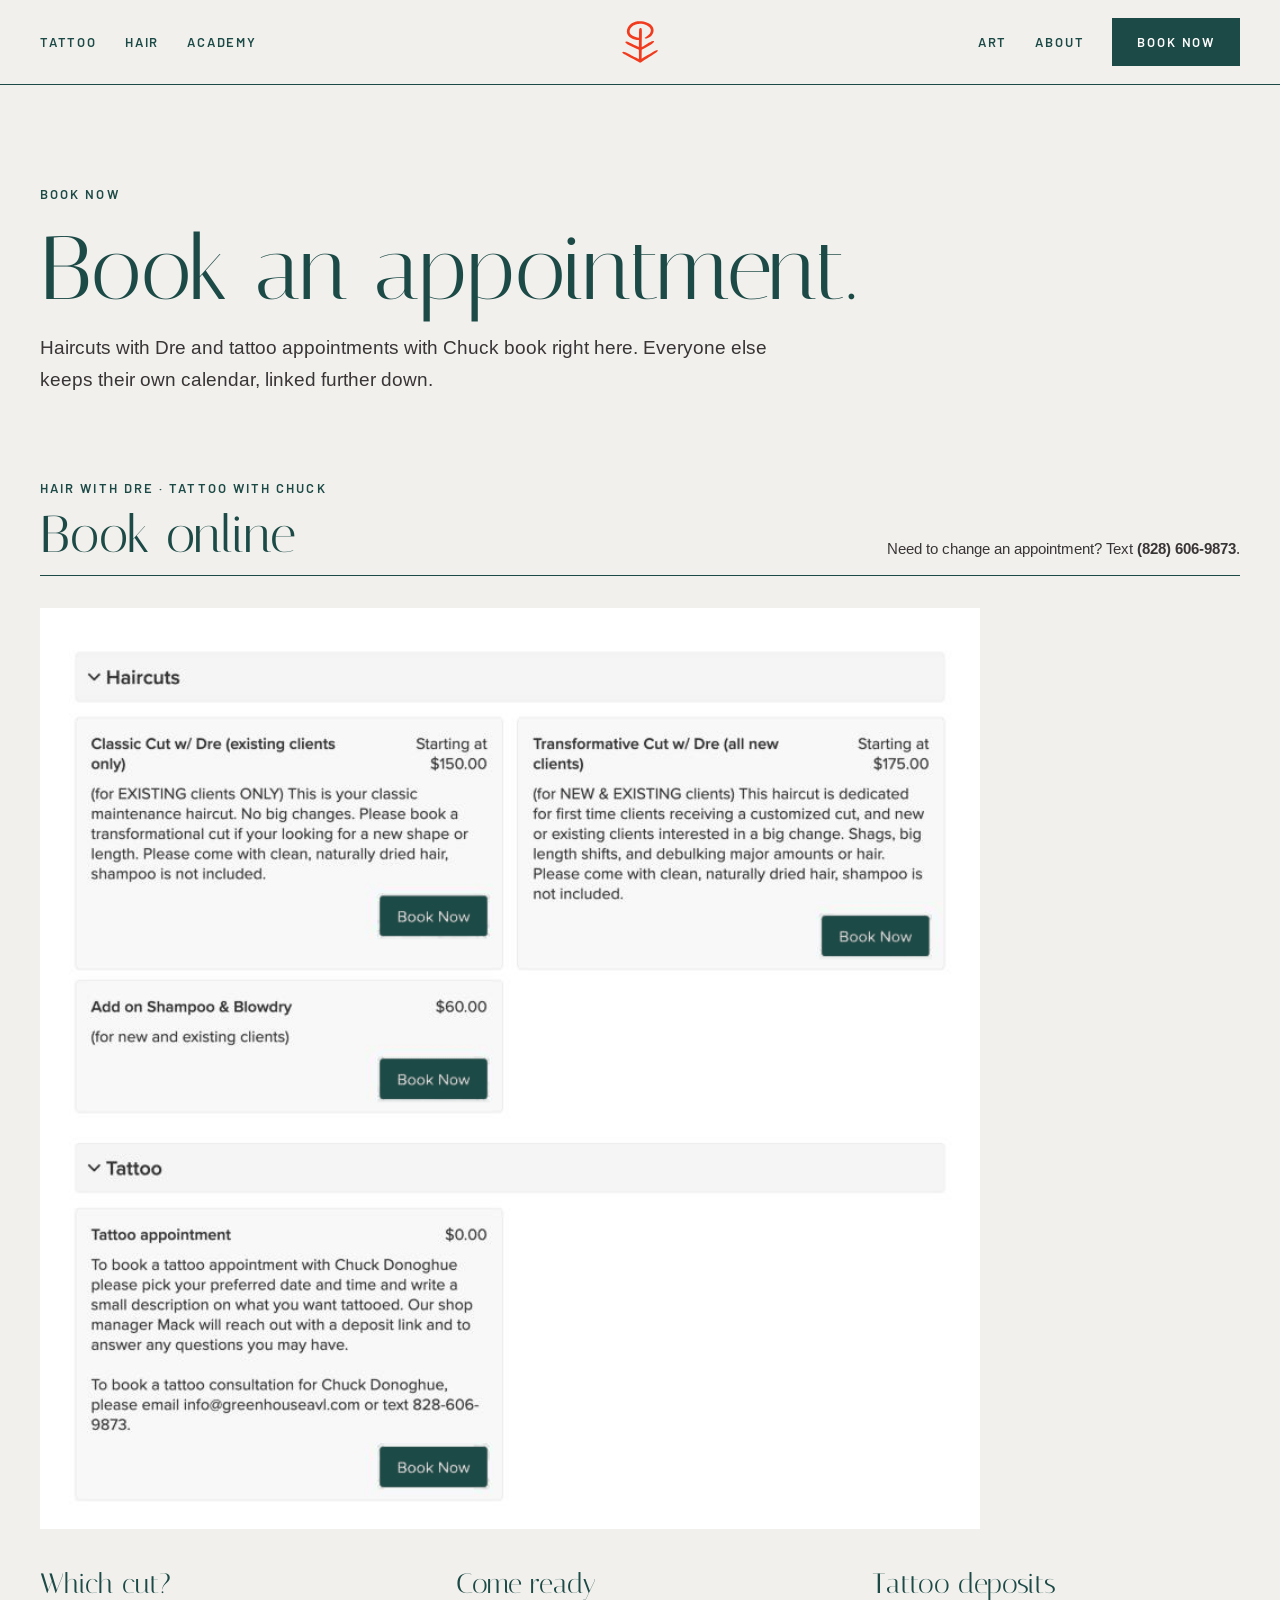
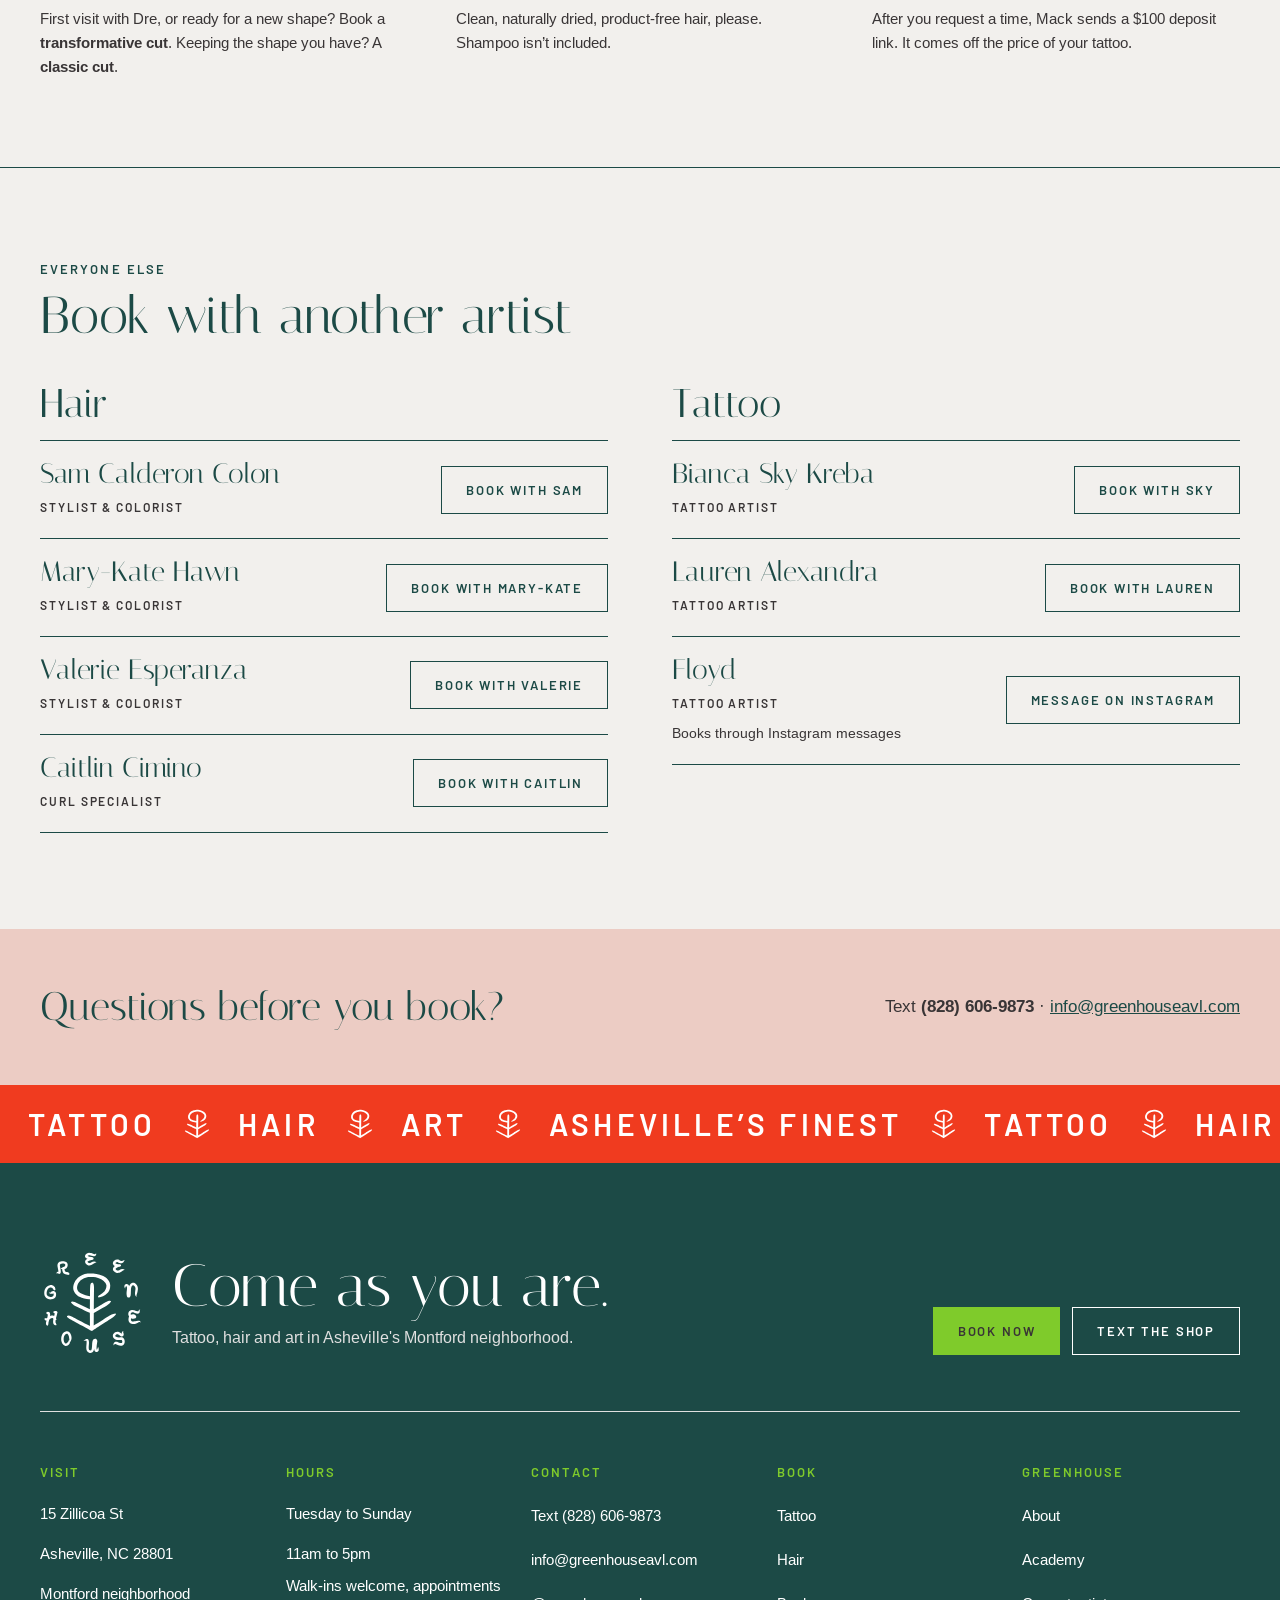
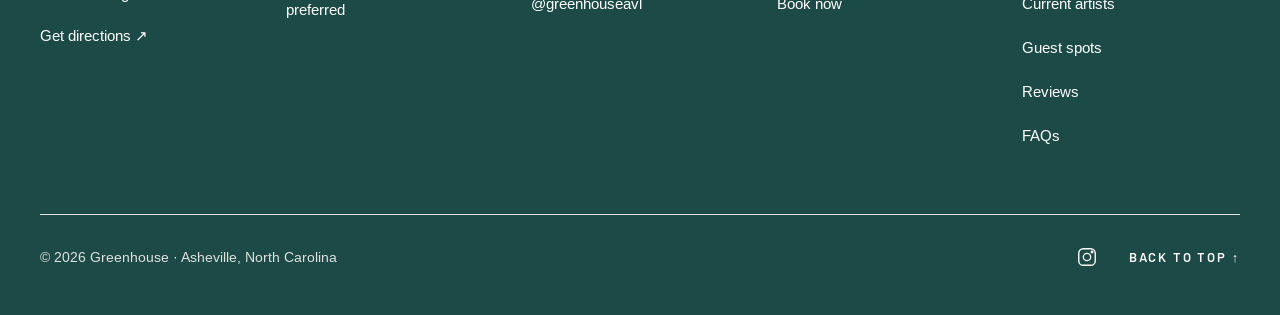
<file: book-online.html>
<!doctype html>
<html lang="en">
<head>
<meta charset="utf-8">
<meta name="viewport" content="width=device-width, initial-scale=1">
<title>Book online · Greenhouse Asheville</title>
<meta name="description" content="Book a haircut with Dre or a tattoo appointment with Chuck online, or find every other artist's booking link.">
<meta property="og:type" content="website">
<meta property="og:title" content="Book online · Greenhouse Asheville">
<meta property="og:description" content="Book a haircut with Dre or a tattoo appointment with Chuck online, or find every other artist's booking link.">
<meta property="og:image" content="share.jpg">
<meta name="twitter:card" content="summary_large_image">
<meta name="theme-color" content="#F2F0ED">
<!-- Once the domain is set: make og:image a full URL and add <link rel="canonical" href="https://DOMAIN/book-online.html"> -->
<link rel="icon" href="images/greenhouse-mark-vermilion.svg" type="image/svg+xml">
<link rel="preconnect" href="https://fonts.googleapis.com">
<link rel="preconnect" href="https://fonts.gstatic.com" crossorigin>
<link rel="stylesheet" href="https://fonts.googleapis.com/css2?family=Italiana&amp;family=Barlow:wght@400;500;600&amp;family=Arimo:ital,wght@0,400;0,700;1,400&amp;display=swap">
<link rel="stylesheet" href="css/site.css">
<link rel="stylesheet" href="css/booking.css">
<script src="js/booking.js" defer></script>
</head>
<body id="top">
<a class="gh-skip" href="#main">Skip to content</a>
<div style="background: #F2F0ED; color: #1C4A46; font-family: Arimo, Arial, sans-serif; font-size: 16px; line-height: 26px">

<header style="position: relative; border-bottom: 1px solid #1C4A46">
<div style="max-width: 1280px; margin: 0 auto; padding: 0 40px; height: 84px; display: grid; grid-template-columns: 1fr auto 1fr; align-items: center; gap: 16px">
<div style="justify-self: start; display: flex; align-items: center">
<nav aria-label="Services" class="gh-nav" style="display: flex; align-items: center; gap: 28px"><a href="tattoo.html" style="display: inline-flex; align-items: center; min-height: 44px; font-family: Barlow, Arial, sans-serif; font-weight: 600; letter-spacing: 0.14em; text-transform: uppercase; font-size: 13px; text-decoration: none">Tattoo</a><a href="hair.html" style="display: inline-flex; align-items: center; min-height: 44px; font-family: Barlow, Arial, sans-serif; font-weight: 600; letter-spacing: 0.14em; text-transform: uppercase; font-size: 13px; text-decoration: none">Hair</a><a href="academy.html" style="display: inline-flex; align-items: center; min-height: 44px; font-family: Barlow, Arial, sans-serif; font-weight: 600; letter-spacing: 0.14em; text-transform: uppercase; font-size: 13px; text-decoration: none">Academy</a></nav>
<details class="gh-menu" style="display: none; position: static"><summary style="display: flex; align-items: center; min-height: 44px; padding-right: 8px; cursor: pointer; color: #1C4A46; font-family: Barlow, Arial, sans-serif; font-weight: 600; letter-spacing: 0.14em; text-transform: uppercase; font-size: 13px; cursor: pointer">Menu</summary><nav aria-label="Menu" class="gh-menu-panel" style="display: none; flex-direction: column; position: absolute; left: 0; right: 0; top: 84px; z-index: 20; background: #F2F0ED; border-bottom: 1px solid #1C4A46"><a href="tattoo.html" style="display: flex; align-items: center; min-height: 52px; padding: 0 40px; border-top: 1px solid #1C4A46; font-family: Barlow, Arial, sans-serif; font-weight: 600; font-size: 13px; letter-spacing: 0.16em; text-transform: uppercase; text-decoration: none">Tattoo</a><a href="hair.html" style="display: flex; align-items: center; min-height: 52px; padding: 0 40px; border-top: 1px solid #1C4A46; font-family: Barlow, Arial, sans-serif; font-weight: 600; font-size: 13px; letter-spacing: 0.16em; text-transform: uppercase; text-decoration: none">Hair</a><a href="academy.html" style="display: flex; align-items: center; min-height: 52px; padding: 0 40px; border-top: 1px solid #1C4A46; font-family: Barlow, Arial, sans-serif; font-weight: 600; font-size: 13px; letter-spacing: 0.16em; text-transform: uppercase; text-decoration: none">Academy</a><a href="art.html" style="display: flex; align-items: center; min-height: 52px; padding: 0 40px; border-top: 1px solid #1C4A46; font-family: Barlow, Arial, sans-serif; font-weight: 600; font-size: 13px; letter-spacing: 0.16em; text-transform: uppercase; text-decoration: none">Art</a><a href="about.html" style="display: flex; align-items: center; min-height: 52px; padding: 0 40px; border-top: 1px solid #1C4A46; font-family: Barlow, Arial, sans-serif; font-weight: 600; font-size: 13px; letter-spacing: 0.16em; text-transform: uppercase; text-decoration: none">About</a><a href="reviews.html" style="display: flex; align-items: center; min-height: 52px; padding: 0 40px; border-top: 1px solid #1C4A46; font-family: Barlow, Arial, sans-serif; font-weight: 600; font-size: 13px; letter-spacing: 0.16em; text-transform: uppercase; text-decoration: none">Reviews</a><a href="faqs.html" style="display: flex; align-items: center; min-height: 52px; padding: 0 40px; border-top: 1px solid #1C4A46; font-family: Barlow, Arial, sans-serif; font-weight: 600; font-size: 13px; letter-spacing: 0.16em; text-transform: uppercase; text-decoration: none">FAQs</a></nav></details>
</div>
<a href="index.html" aria-label="Greenhouse home" style="display: block"><img src="images/greenhouse-mark-vermilion.svg" alt="Greenhouse" style="height: 44px; width: auto; display: block"></a>
<div style="justify-self: end; display: flex; align-items: center; gap: 28px">
<nav aria-label="More" class="gh-nav" style="display: flex; align-items: center; gap: 28px"><a href="art.html" style="display: inline-flex; align-items: center; min-height: 44px; font-family: Barlow, Arial, sans-serif; font-weight: 600; letter-spacing: 0.14em; text-transform: uppercase; font-size: 13px; text-decoration: none">Art</a><a href="about.html" style="display: inline-flex; align-items: center; min-height: 44px; font-family: Barlow, Arial, sans-serif; font-weight: 600; letter-spacing: 0.14em; text-transform: uppercase; font-size: 13px; text-decoration: none">About</a></nav>
<a class="gh-btn gh-btn--primary" href="book.html" style="display: inline-flex; align-items: center; justify-content: center; min-height: 48px; padding: 0 24px; box-sizing: border-box; font-family: Barlow, Arial, sans-serif; font-weight: 600; font-size: 13px; letter-spacing: 0.14em; text-transform: uppercase; text-decoration: none; white-space: nowrap; cursor: pointer; background: #1C4A46; color: #FFFFFF; border: 1.5px solid #1C4A46" data-book="">Book now</a>
</div>
</div>
</header>

<main id="main">
<section>
<div style="max-width: 1280px; margin: 0 auto; padding: 96px 40px 48px; display: flex; flex-direction: column; gap: 18px">
<p style="margin: 0; font-family: Barlow, Arial, sans-serif; font-weight: 600; letter-spacing: 0.16em; text-transform: uppercase; font-size: 13px">Book now</p>
<h1 style="margin: 0; font-family: Italiana, Georgia, serif; font-weight: 400; font-size: clamp(52px, 7vw, 96px); line-height: 0.98">Book an appointment.</h1>
<p style="margin: 0; max-width: 760px; font-size: 19px; line-height: 32px; color: #393536">Haircuts with Dre and tattoo appointments with Chuck book right here. Everyone else keeps their own calendar, linked further down.</p>
</div>
</section>

<section id="book-online" aria-labelledby="book-online-heading">
<div style="max-width: 1280px; margin: 0 auto; padding: 32px 40px 88px; display: flex; flex-direction: column; gap: 32px">
<div style="display: flex; flex-wrap: wrap; justify-content: space-between; align-items: flex-end; gap: 16px 24px; padding-bottom: 14px; border-bottom: 1px solid #1C4A46">
<div style="display: flex; flex-direction: column; gap: 8px"><p style="margin: 0; font-family: Barlow, Arial, sans-serif; font-weight: 600; letter-spacing: 0.16em; text-transform: uppercase; font-size: 13px">Hair with Dre · Tattoo with Chuck</p><h2 id="book-online-heading" style="margin: 0; font-family: Italiana, Georgia, serif; font-weight: 400; font-size: 52px; line-height: 1">Book online</h2></div>
<p style="margin: 0; font-size: 15px; line-height: 24px; color: #393536">Need to change an appointment? Text <strong>(828) 606-9873</strong>.</p>
</div>
<div style="align-self: flex-start; width: 100%; max-width: 940px; box-sizing: border-box; background: #FFFFFF; padding: 24px 20px 8px">
<a href="https://www.vagaro.com/dreatgreenhouse/book-now" target="_blank" rel="noopener" style="display: block; max-width: 900px"><img src="images/photos/vagaro-widget-dre.png" alt="Vagaro booking widget listing Classic Cut with Dre from $150, Transformative Cut with Dre from $175, Add on Shampoo and Blowdry $60, and a Tattoo appointment with Chuck, each with a Book Now button" style="width: 100%; max-width: 900px; height: auto; display: block"></a>
</div>
<div style="display: grid; grid-template-columns: repeat(auto-fit, minmax(min(100%, 260px), 1fr)); gap: 32px 48px; padding: 8px 0 0">
<div style="display: flex; flex-direction: column; gap: 8px"><h3 style="margin: 0; font-family: Italiana, Georgia, serif; font-weight: 400; font-size: 28px; line-height: 1.1">Which cut?</h3><p style="margin: 0; font-size: 15px; line-height: 24px; color: #393536">First visit with Dre, or ready for a new shape? Book a <strong>transformative cut</strong>. Keeping the shape you have? A <strong>classic cut</strong>.</p></div>
<div style="display: flex; flex-direction: column; gap: 8px"><h3 style="margin: 0; font-family: Italiana, Georgia, serif; font-weight: 400; font-size: 28px; line-height: 1.1">Come ready</h3><p style="margin: 0; font-size: 15px; line-height: 24px; color: #393536">Clean, naturally dried, product-free hair, please. Shampoo isn’t included.</p></div>
<div style="display: flex; flex-direction: column; gap: 8px"><h3 style="margin: 0; font-family: Italiana, Georgia, serif; font-weight: 400; font-size: 28px; line-height: 1.1">Tattoo deposits</h3><p style="margin: 0; font-size: 15px; line-height: 24px; color: #393536">After you request a time, Mack sends a $100 deposit link. It comes off the price of your tattoo.</p></div>
</div>
</div>
</section>

<section style="border-top: 1px solid #1C4A46">
<div style="max-width: 1280px; margin: 0 auto; padding: 88px 40px 96px; display: flex; flex-direction: column; gap: 40px">
<div style="display: flex; flex-direction: column; gap: 8px"><p style="margin: 0; font-family: Barlow, Arial, sans-serif; font-weight: 600; letter-spacing: 0.16em; text-transform: uppercase; font-size: 13px">Everyone else</p><h2 style="margin: 0; font-family: Italiana, Georgia, serif; font-weight: 400; font-size: 52px; line-height: 1">Book with another artist</h2></div>
<div style="display: grid; grid-template-columns: repeat(auto-fit, minmax(min(100%, 420px), 1fr)); gap: 64px">
<div style="display: flex; flex-direction: column"><h3 style="margin: 0; padding-bottom: 14px; border-bottom: 1px solid #1C4A46; font-family: Italiana, Georgia, serif; font-weight: 400; font-size: 40px; line-height: 1.1">Hair</h3>
<div style="display: flex; flex-wrap: wrap; align-items: center; justify-content: space-between; gap: 12px 24px; padding: 18px 0; border-bottom: 1px solid #1C4A46"><div style="display: flex; flex-direction: column; gap: 4px"><h3 style="margin: 0; font-family: Italiana, Georgia, serif; font-weight: 400; font-size: 28px; line-height: 1.1">Sam Calderon Colon</h3><span style="font-family: Barlow, Arial, sans-serif; font-weight: 600; letter-spacing: 0.16em; text-transform: uppercase; font-size: 12px; color: #393536">Stylist &amp; colorist</span></div><a class="gh-btn gh-btn--outline" href="https://sam-at-greenhouse.square.site/" style="display: inline-flex; align-items: center; justify-content: center; min-height: 48px; padding: 0 24px; box-sizing: border-box; font-family: Barlow, Arial, sans-serif; font-weight: 600; font-size: 13px; letter-spacing: 0.14em; text-transform: uppercase; text-decoration: none; white-space: nowrap; cursor: pointer; background: transparent; color: #1C4A46; border: 1.5px solid #1C4A46" target="_blank" rel="noopener">Book with Sam</a></div><div style="display: flex; flex-wrap: wrap; align-items: center; justify-content: space-between; gap: 12px 24px; padding: 18px 0; border-bottom: 1px solid #1C4A46"><div style="display: flex; flex-direction: column; gap: 4px"><h3 style="margin: 0; font-family: Italiana, Georgia, serif; font-weight: 400; font-size: 28px; line-height: 1.1">Mary-Kate Hawn</h3><span style="font-family: Barlow, Arial, sans-serif; font-weight: 600; letter-spacing: 0.16em; text-transform: uppercase; font-size: 12px; color: #393536">Stylist &amp; colorist</span></div><a class="gh-btn gh-btn--outline" href="https://marykatedoeshair.square.site" style="display: inline-flex; align-items: center; justify-content: center; min-height: 48px; padding: 0 24px; box-sizing: border-box; font-family: Barlow, Arial, sans-serif; font-weight: 600; font-size: 13px; letter-spacing: 0.14em; text-transform: uppercase; text-decoration: none; white-space: nowrap; cursor: pointer; background: transparent; color: #1C4A46; border: 1.5px solid #1C4A46" target="_blank" rel="noopener">Book with Mary‑Kate</a></div><div style="display: flex; flex-wrap: wrap; align-items: center; justify-content: space-between; gap: 12px 24px; padding: 18px 0; border-bottom: 1px solid #1C4A46"><div style="display: flex; flex-direction: column; gap: 4px"><h3 style="margin: 0; font-family: Italiana, Georgia, serif; font-weight: 400; font-size: 28px; line-height: 1.1">Valerie Esperanza</h3><span style="font-family: Barlow, Arial, sans-serif; font-weight: 600; letter-spacing: 0.16em; text-transform: uppercase; font-size: 12px; color: #393536">Stylist &amp; colorist</span></div><a class="gh-btn gh-btn--outline" href="https://valerieesperanza.glossgenius.com" style="display: inline-flex; align-items: center; justify-content: center; min-height: 48px; padding: 0 24px; box-sizing: border-box; font-family: Barlow, Arial, sans-serif; font-weight: 600; font-size: 13px; letter-spacing: 0.14em; text-transform: uppercase; text-decoration: none; white-space: nowrap; cursor: pointer; background: transparent; color: #1C4A46; border: 1.5px solid #1C4A46" target="_blank" rel="noopener">Book with Valerie</a></div><div style="display: flex; flex-wrap: wrap; align-items: center; justify-content: space-between; gap: 12px 24px; padding: 18px 0; border-bottom: 1px solid #1C4A46"><div style="display: flex; flex-direction: column; gap: 4px"><h3 style="margin: 0; font-family: Italiana, Georgia, serif; font-weight: 400; font-size: 28px; line-height: 1.1">Caitlin Cimino</h3><span style="font-family: Barlow, Arial, sans-serif; font-weight: 600; letter-spacing: 0.16em; text-transform: uppercase; font-size: 12px; color: #393536">Curl specialist</span></div><a class="gh-btn gh-btn--outline" href="https://daffodilcurls.square.site" style="display: inline-flex; align-items: center; justify-content: center; min-height: 48px; padding: 0 24px; box-sizing: border-box; font-family: Barlow, Arial, sans-serif; font-weight: 600; font-size: 13px; letter-spacing: 0.14em; text-transform: uppercase; text-decoration: none; white-space: nowrap; cursor: pointer; background: transparent; color: #1C4A46; border: 1.5px solid #1C4A46" target="_blank" rel="noopener">Book with Caitlin</a></div>
</div>
<div style="display: flex; flex-direction: column"><h3 style="margin: 0; padding-bottom: 14px; border-bottom: 1px solid #1C4A46; font-family: Italiana, Georgia, serif; font-weight: 400; font-size: 40px; line-height: 1.1">Tattoo</h3>
<div style="display: flex; flex-wrap: wrap; align-items: center; justify-content: space-between; gap: 12px 24px; padding: 18px 0; border-bottom: 1px solid #1C4A46"><div style="display: flex; flex-direction: column; gap: 4px"><h3 style="margin: 0; font-family: Italiana, Georgia, serif; font-weight: 400; font-size: 28px; line-height: 1.1">Bianca Sky Kreba</h3><span style="font-family: Barlow, Arial, sans-serif; font-weight: 600; letter-spacing: 0.16em; text-transform: uppercase; font-size: 12px; color: #393536">Tattoo artist</span></div><a class="gh-btn gh-btn--outline" href="book.html" style="display: inline-flex; align-items: center; justify-content: center; min-height: 48px; padding: 0 24px; box-sizing: border-box; font-family: Barlow, Arial, sans-serif; font-weight: 600; font-size: 13px; letter-spacing: 0.14em; text-transform: uppercase; text-decoration: none; white-space: nowrap; cursor: pointer; background: transparent; color: #1C4A46; border: 1.5px solid #1C4A46" data-book="request:sky">Book with Sky</a></div><div style="display: flex; flex-wrap: wrap; align-items: center; justify-content: space-between; gap: 12px 24px; padding: 18px 0; border-bottom: 1px solid #1C4A46"><div style="display: flex; flex-direction: column; gap: 4px"><h3 style="margin: 0; font-family: Italiana, Georgia, serif; font-weight: 400; font-size: 28px; line-height: 1.1">Lauren Alexandra</h3><span style="font-family: Barlow, Arial, sans-serif; font-weight: 600; letter-spacing: 0.16em; text-transform: uppercase; font-size: 12px; color: #393536">Tattoo artist</span></div><a class="gh-btn gh-btn--outline" href="book.html" style="display: inline-flex; align-items: center; justify-content: center; min-height: 48px; padding: 0 24px; box-sizing: border-box; font-family: Barlow, Arial, sans-serif; font-weight: 600; font-size: 13px; letter-spacing: 0.14em; text-transform: uppercase; text-decoration: none; white-space: nowrap; cursor: pointer; background: transparent; color: #1C4A46; border: 1.5px solid #1C4A46" data-book="request:lauren">Book with Lauren</a></div><div style="display: flex; flex-wrap: wrap; align-items: center; justify-content: space-between; gap: 12px 24px; padding: 18px 0; border-bottom: 1px solid #1C4A46"><div style="display: flex; flex-direction: column; gap: 4px"><h3 style="margin: 0; font-family: Italiana, Georgia, serif; font-weight: 400; font-size: 28px; line-height: 1.1">Floyd</h3><span style="font-family: Barlow, Arial, sans-serif; font-weight: 600; letter-spacing: 0.16em; text-transform: uppercase; font-size: 12px; color: #393536">Tattoo artist</span><span style="font-size: 14px; color: #393536">Books through Instagram messages</span></div><a class="gh-btn gh-btn--outline" href="https://www.instagram.com/floydgoodfolk/" style="display: inline-flex; align-items: center; justify-content: center; min-height: 48px; padding: 0 24px; box-sizing: border-box; font-family: Barlow, Arial, sans-serif; font-weight: 600; font-size: 13px; letter-spacing: 0.14em; text-transform: uppercase; text-decoration: none; white-space: nowrap; cursor: pointer; background: transparent; color: #1C4A46; border: 1.5px solid #1C4A46" target="_blank" rel="noopener">Message on Instagram</a></div>
</div>
</div>
</div>
</section>

<section style="background: #ECCCC4">
<div style="max-width: 1280px; margin: 0 auto; padding: 56px 40px; display: flex; flex-wrap: wrap; justify-content: space-between; align-items: center; gap: 24px">
<h2 style="margin: 0; font-family: Italiana, Georgia, serif; font-weight: 400; font-size: 40px; line-height: 1.1">Questions before you book?</h2>
<p style="margin: 0; font-size: 17px; line-height: 28px; color: #393536">Text <strong>(828) 606-9873</strong> · <a href="mailto:info@greenhouseavl.com">info@greenhouseavl.com</a></p>
</div>
</section>


<section aria-label="Tattoo, hair, art. Asheville’s finest." class="gh-ticker" style="background: #F03B1F; color: #FFFFFF; overflow: hidden">
<div class="gh-ticker-track" aria-hidden="true" style="display: flex; align-items: center; width: max-content; padding: 24px 0; white-space: nowrap"><span style="padding: 0 28px; font-family: Barlow, Arial, sans-serif; font-weight: 600; font-size: 30px; line-height: 1; letter-spacing: 0.14em; text-transform: uppercase">Tattoo</span><img src="images/greenhouse-mark-white.svg" alt="" style="height: 30px; width: auto; display: block; flex: 0 0 auto"><span style="padding: 0 28px; font-family: Barlow, Arial, sans-serif; font-weight: 600; font-size: 30px; line-height: 1; letter-spacing: 0.14em; text-transform: uppercase">Hair</span><img src="images/greenhouse-mark-white.svg" alt="" style="height: 30px; width: auto; display: block; flex: 0 0 auto"><span style="padding: 0 28px; font-family: Barlow, Arial, sans-serif; font-weight: 600; font-size: 30px; line-height: 1; letter-spacing: 0.14em; text-transform: uppercase">Art</span><img src="images/greenhouse-mark-white.svg" alt="" style="height: 30px; width: auto; display: block; flex: 0 0 auto"><span style="padding: 0 28px; font-family: Barlow, Arial, sans-serif; font-weight: 600; font-size: 30px; line-height: 1; letter-spacing: 0.14em; text-transform: uppercase">Asheville’s finest</span><img src="images/greenhouse-mark-white.svg" alt="" style="height: 30px; width: auto; display: block; flex: 0 0 auto"><span style="padding: 0 28px; font-family: Barlow, Arial, sans-serif; font-weight: 600; font-size: 30px; line-height: 1; letter-spacing: 0.14em; text-transform: uppercase">Tattoo</span><img src="images/greenhouse-mark-white.svg" alt="" style="height: 30px; width: auto; display: block; flex: 0 0 auto"><span style="padding: 0 28px; font-family: Barlow, Arial, sans-serif; font-weight: 600; font-size: 30px; line-height: 1; letter-spacing: 0.14em; text-transform: uppercase">Hair</span><img src="images/greenhouse-mark-white.svg" alt="" style="height: 30px; width: auto; display: block; flex: 0 0 auto"><span style="padding: 0 28px; font-family: Barlow, Arial, sans-serif; font-weight: 600; font-size: 30px; line-height: 1; letter-spacing: 0.14em; text-transform: uppercase">Art</span><img src="images/greenhouse-mark-white.svg" alt="" style="height: 30px; width: auto; display: block; flex: 0 0 auto"><span style="padding: 0 28px; font-family: Barlow, Arial, sans-serif; font-weight: 600; font-size: 30px; line-height: 1; letter-spacing: 0.14em; text-transform: uppercase">Asheville’s finest</span><img src="images/greenhouse-mark-white.svg" alt="" style="height: 30px; width: auto; display: block; flex: 0 0 auto"><span style="padding: 0 28px; font-family: Barlow, Arial, sans-serif; font-weight: 600; font-size: 30px; line-height: 1; letter-spacing: 0.14em; text-transform: uppercase">Tattoo</span><img src="images/greenhouse-mark-white.svg" alt="" style="height: 30px; width: auto; display: block; flex: 0 0 auto"><span style="padding: 0 28px; font-family: Barlow, Arial, sans-serif; font-weight: 600; font-size: 30px; line-height: 1; letter-spacing: 0.14em; text-transform: uppercase">Hair</span><img src="images/greenhouse-mark-white.svg" alt="" style="height: 30px; width: auto; display: block; flex: 0 0 auto"><span style="padding: 0 28px; font-family: Barlow, Arial, sans-serif; font-weight: 600; font-size: 30px; line-height: 1; letter-spacing: 0.14em; text-transform: uppercase">Art</span><img src="images/greenhouse-mark-white.svg" alt="" style="height: 30px; width: auto; display: block; flex: 0 0 auto"><span style="padding: 0 28px; font-family: Barlow, Arial, sans-serif; font-weight: 600; font-size: 30px; line-height: 1; letter-spacing: 0.14em; text-transform: uppercase">Asheville’s finest</span><img src="images/greenhouse-mark-white.svg" alt="" style="height: 30px; width: auto; display: block; flex: 0 0 auto"><span style="padding: 0 28px; font-family: Barlow, Arial, sans-serif; font-weight: 600; font-size: 30px; line-height: 1; letter-spacing: 0.14em; text-transform: uppercase">Tattoo</span><img src="images/greenhouse-mark-white.svg" alt="" style="height: 30px; width: auto; display: block; flex: 0 0 auto"><span style="padding: 0 28px; font-family: Barlow, Arial, sans-serif; font-weight: 600; font-size: 30px; line-height: 1; letter-spacing: 0.14em; text-transform: uppercase">Hair</span><img src="images/greenhouse-mark-white.svg" alt="" style="height: 30px; width: auto; display: block; flex: 0 0 auto"><span style="padding: 0 28px; font-family: Barlow, Arial, sans-serif; font-weight: 600; font-size: 30px; line-height: 1; letter-spacing: 0.14em; text-transform: uppercase">Art</span><img src="images/greenhouse-mark-white.svg" alt="" style="height: 30px; width: auto; display: block; flex: 0 0 auto"><span style="padding: 0 28px; font-family: Barlow, Arial, sans-serif; font-weight: 600; font-size: 30px; line-height: 1; letter-spacing: 0.14em; text-transform: uppercase">Asheville’s finest</span><img src="images/greenhouse-mark-white.svg" alt="" style="height: 30px; width: auto; display: block; flex: 0 0 auto"></div>
</section>

</main>

<footer style="background: #1C4A46; color: #FFFFFF">
<div style="max-width: 1280px; margin: 0 auto; padding: 88px 40px 36px; display: flex; flex-direction: column; gap: 56px">
<div style="display: flex; flex-wrap: wrap; justify-content: space-between; align-items: flex-end; gap: 32px 48px">
<div style="display: flex; align-items: center; gap: 28px">
<img src="images/greenhouse-seal-white.svg" alt="" style="width: 104px; height: 104px; display: block; flex: 0 0 auto">
<div style="display: flex; flex-direction: column; gap: 8px">
<p style="margin: 0; font-family: Italiana, Georgia, serif; font-weight: 400; font-size: clamp(40px, 5vw, 60px); line-height: 1">Come as you are.</p>
<p style="margin: 0; font-size: 16px; line-height: 26px; color: #E0E0E0">Tattoo, hair and art in Asheville's Montford neighborhood.</p>
</div>
</div>
<div style="display: flex; flex-wrap: wrap; gap: 12px">
<a class="gh-btn gh-btn--lime" href="book.html" style="display: inline-flex; align-items: center; justify-content: center; min-height: 48px; padding: 0 24px; box-sizing: border-box; font-family: Barlow, Arial, sans-serif; font-weight: 600; font-size: 13px; letter-spacing: 0.14em; text-transform: uppercase; text-decoration: none; white-space: nowrap; cursor: pointer; background: #7FCB2B; color: #393536; border: 1.5px solid #7FCB2B" data-book="">Book now</a>
<a class="gh-btn gh-btn--outline-light" href="sms:+18286069873" style="display: inline-flex; align-items: center; justify-content: center; min-height: 48px; padding: 0 24px; box-sizing: border-box; font-family: Barlow, Arial, sans-serif; font-weight: 600; font-size: 13px; letter-spacing: 0.14em; text-transform: uppercase; text-decoration: none; white-space: nowrap; cursor: pointer; background: transparent; color: #FFFFFF; border: 1.5px solid #FFFFFF">Text the shop</a>
</div>
</div>
<div style="display: grid; grid-template-columns: repeat(auto-fit, minmax(min(100%, 140px), 1fr)); gap: 36px 28px; padding-top: 48px; border-top: 1px solid #E0E0E0; font-size: 15px; line-height: 24px; overflow-wrap: anywhere">
<div style="display: flex; flex-direction: column; gap: 0"><p style="margin: 0 0 10px; font-family: Barlow, Arial, sans-serif; font-weight: 600; letter-spacing: 0.16em; text-transform: uppercase; font-size: 13px; color: #7FCB2B">Visit</p><span style="display: inline-flex; align-items: center; min-height: 40px">15 Zillicoa St</span><span style="display: inline-flex; align-items: center; min-height: 40px">Asheville, NC 28801</span><span style="display: inline-flex; align-items: center; min-height: 40px">Montford neighborhood</span><a href="https://www.google.com/maps/search/?api=1&amp;query=Greenhouse+15+Zillicoa+St+Asheville+NC" target="_blank" rel="noopener" style="color: #FFFFFF; text-decoration: none; display: inline-flex; align-items: center; min-height: 44px">Get directions ↗</a></div>
<div style="display: flex; flex-direction: column; gap: 0"><p style="margin: 0 0 10px; font-family: Barlow, Arial, sans-serif; font-weight: 600; letter-spacing: 0.16em; text-transform: uppercase; font-size: 13px; color: #7FCB2B">Hours</p><span style="display: inline-flex; align-items: center; min-height: 40px">Tuesday to Sunday</span><span style="display: inline-flex; align-items: center; min-height: 40px">11am to 5pm</span><span style="display: inline-flex; align-items: center; min-height: 40px">Walk-ins welcome, appointments preferred</span></div>
<div class="gh-foot-contact" style="display: flex; flex-direction: column; gap: 0"><p style="margin: 0 0 10px; font-family: Barlow, Arial, sans-serif; font-weight: 600; letter-spacing: 0.16em; text-transform: uppercase; font-size: 13px; color: #7FCB2B">Contact</p><a href="sms:+18286069873" style="color: #FFFFFF; text-decoration: none; display: inline-flex; align-items: center; min-height: 44px">Text (828) 606-9873</a><a href="mailto:info@greenhouseavl.com" style="color: #FFFFFF; text-decoration: none; display: inline-flex; align-items: center; min-height: 44px">info@greenhouseavl.com</a><a href="https://www.instagram.com/greenhouseavl" style="color: #FFFFFF; text-decoration: none; display: inline-flex; align-items: center; min-height: 44px">@greenhouseavl</a></div>
<div style="display: flex; flex-direction: column; gap: 0"><p style="margin: 0 0 10px; font-family: Barlow, Arial, sans-serif; font-weight: 600; letter-spacing: 0.16em; text-transform: uppercase; font-size: 13px; color: #7FCB2B">Book</p><a href="tattoo.html" style="color: #FFFFFF; text-decoration: none; display: inline-flex; align-items: center; min-height: 44px">Tattoo</a><a href="hair.html" style="color: #FFFFFF; text-decoration: none; display: inline-flex; align-items: center; min-height: 44px">Hair</a><a href="book.html" style="color: #FFFFFF; text-decoration: none; display: inline-flex; align-items: center; min-height: 44px" data-book="">Book now</a></div>
<div style="display: flex; flex-direction: column; gap: 0"><p style="margin: 0 0 10px; font-family: Barlow, Arial, sans-serif; font-weight: 600; letter-spacing: 0.16em; text-transform: uppercase; font-size: 13px; color: #7FCB2B">Greenhouse</p><a href="about.html" style="color: #FFFFFF; text-decoration: none; display: inline-flex; align-items: center; min-height: 44px">About</a><a href="academy.html" style="color: #FFFFFF; text-decoration: none; display: inline-flex; align-items: center; min-height: 44px">Academy</a><a href="art.html" style="color: #FFFFFF; text-decoration: none; display: inline-flex; align-items: center; min-height: 44px">Current artists</a><a href="guest-spots.html" style="color: #FFFFFF; text-decoration: none; display: inline-flex; align-items: center; min-height: 44px">Guest spots</a><a href="reviews.html" style="color: #FFFFFF; text-decoration: none; display: inline-flex; align-items: center; min-height: 44px">Reviews</a><a href="faqs.html" style="color: #FFFFFF; text-decoration: none; display: inline-flex; align-items: center; min-height: 44px">FAQs</a></div>
</div>
<div style="display: flex; flex-wrap: wrap; justify-content: space-between; align-items: center; gap: 12px 24px; padding-top: 20px; border-top: 1px solid #E0E0E0; font-size: 14px; line-height: 22px; color: #E0E0E0">
<span>© 2026 Greenhouse · Asheville, North Carolina</span>
<div style="display: flex; align-items: center; gap: 20px">
<a href="https://www.instagram.com/greenhouseavl/" target="_blank" rel="noopener" aria-label="Greenhouse on Instagram" style="display: inline-flex; align-items: center; justify-content: center; width: 44px; height: 44px"><svg width="22" height="22" viewBox="0 0 24 24" fill="none" stroke="#FFFFFF" stroke-width="1.5" aria-hidden="true"><rect x="3" y="3" width="18" height="18" rx="5"></rect><circle cx="12" cy="12" r="4"></circle><circle cx="17.5" cy="6.5" r="0.8" fill="#FFFFFF"></circle></svg></a>
<a href="#top" style="display: inline-flex; align-items: center; min-height: 44px; color: #FFFFFF; font-family: Barlow, Arial, sans-serif; font-weight: 600; letter-spacing: 0.14em; text-transform: uppercase; font-size: 13px; text-decoration: none">Back to top ↑</a>
</div>
</div>
</div>
</footer>
<div class="gh-mbar gh-dark" style="display: none; position: sticky; bottom: 0; z-index: 30; gap: 8px; padding: 10px 16px calc(10px + env(safe-area-inset-bottom)); background: #1C4A46; border-top: 1px solid rgba(255, 255, 255, 0.25)">
<a class="gh-btn gh-btn--lime" href="book.html" data-book="" style="display: inline-flex; align-items: center; justify-content: center; min-height: 48px; padding: 0 24px; box-sizing: border-box; font-family: Barlow, Arial, sans-serif; font-weight: 600; font-size: 13px; letter-spacing: 0.14em; text-transform: uppercase; text-decoration: none; white-space: nowrap; cursor: pointer; background: #7FCB2B; color: #393536; border: 1.5px solid #7FCB2B; flex: 1 1 0">Book</a>
<a class="gh-btn gh-btn--outline-light" href="sms:+18286069873" style="display: inline-flex; align-items: center; justify-content: center; min-height: 48px; padding: 0 24px; box-sizing: border-box; font-family: Barlow, Arial, sans-serif; font-weight: 600; font-size: 13px; letter-spacing: 0.14em; text-transform: uppercase; text-decoration: none; white-space: nowrap; cursor: pointer; background: transparent; color: #FFFFFF; border: 1.5px solid #FFFFFF; flex: 1 1 0">Text the shop</a>
</div>

</div>
</body>
</html>
</file>
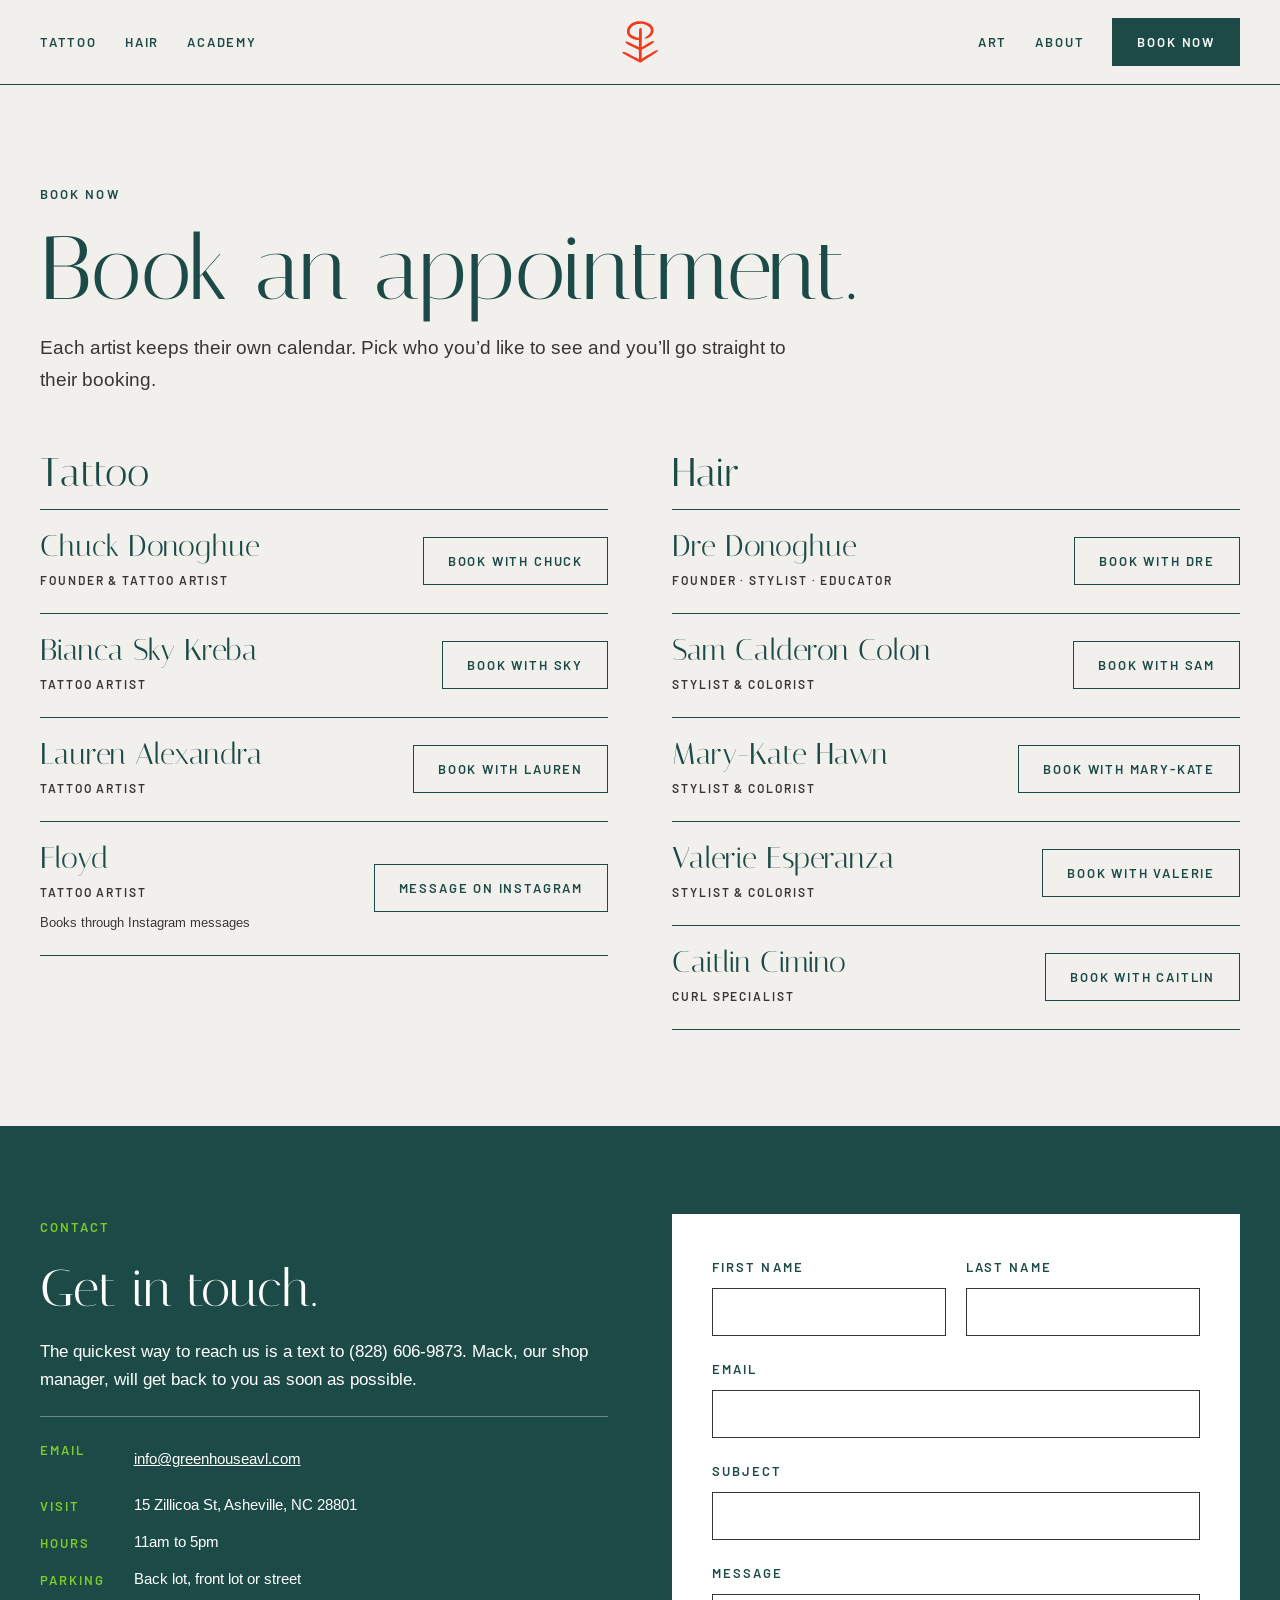
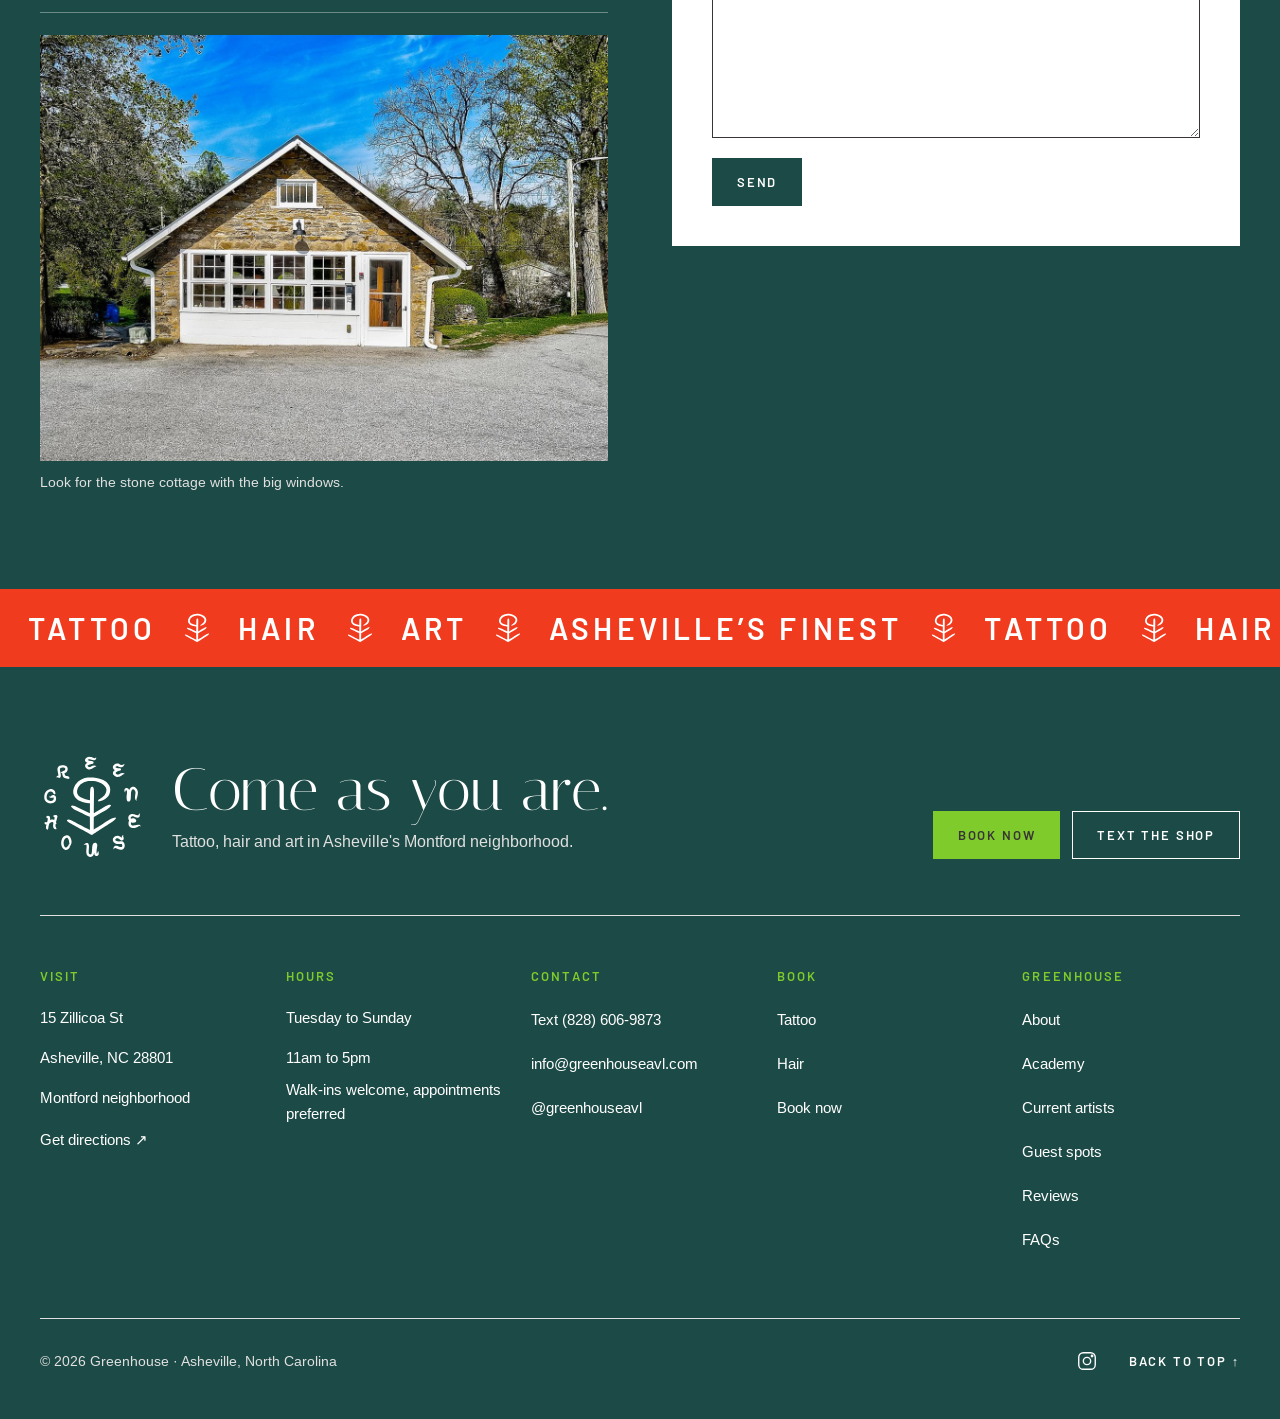
<file: book.html>
<!doctype html>
<html lang="en">
<head>
<meta charset="utf-8">
<meta name="viewport" content="width=device-width, initial-scale=1">
<title>Book or get in touch · Greenhouse Asheville</title>
<meta name="description" content="Book with any Greenhouse artist, or text (828) 606-9873. 15 Zillicoa St, Asheville.">
<meta property="og:type" content="website">
<meta property="og:title" content="Book or get in touch · Greenhouse Asheville">
<meta property="og:description" content="Book with any Greenhouse artist, or text (828) 606-9873. 15 Zillicoa St, Asheville.">
<meta property="og:image" content="share.jpg">
<meta name="twitter:card" content="summary_large_image">
<meta name="theme-color" content="#F2F0ED">
<!-- Once the domain is set: make og:image a full URL and add <link rel="canonical" href="https://DOMAIN/book.html"> -->
<link rel="icon" href="images/greenhouse-mark-vermilion.svg" type="image/svg+xml">
<link rel="preconnect" href="https://fonts.googleapis.com">
<link rel="preconnect" href="https://fonts.gstatic.com" crossorigin>
<link rel="stylesheet" href="https://fonts.googleapis.com/css2?family=Italiana&amp;family=Barlow:wght@400;500;600&amp;family=Arimo:ital,wght@0,400;0,700;1,400&amp;display=swap">
<link rel="stylesheet" href="css/site.css">
<link rel="stylesheet" href="css/booking.css">
<script src="js/booking.js" defer></script>
<script src="js/forms.js" defer></script>
</head>
<body id="top">
<a class="gh-skip" href="#main">Skip to content</a>
<div style="background: #F2F0ED; color: #1C4A46; font-family: Arimo, Arial, sans-serif; font-size: 16px; line-height: 26px">

<header style="position: relative; border-bottom: 1px solid #1C4A46">
<div style="max-width: 1280px; margin: 0 auto; padding: 0 40px; height: 84px; display: grid; grid-template-columns: 1fr auto 1fr; align-items: center; gap: 16px">
<div style="justify-self: start; display: flex; align-items: center">
<nav aria-label="Services" class="gh-nav" style="display: flex; align-items: center; gap: 28px"><a href="tattoo.html" style="display: inline-flex; align-items: center; min-height: 44px; font-family: Barlow, Arial, sans-serif; font-weight: 600; letter-spacing: 0.14em; text-transform: uppercase; font-size: 13px; text-decoration: none">Tattoo</a><a href="hair.html" style="display: inline-flex; align-items: center; min-height: 44px; font-family: Barlow, Arial, sans-serif; font-weight: 600; letter-spacing: 0.14em; text-transform: uppercase; font-size: 13px; text-decoration: none">Hair</a><a href="academy.html" style="display: inline-flex; align-items: center; min-height: 44px; font-family: Barlow, Arial, sans-serif; font-weight: 600; letter-spacing: 0.14em; text-transform: uppercase; font-size: 13px; text-decoration: none">Academy</a></nav>
<details class="gh-menu" style="display: none; position: static"><summary style="display: flex; align-items: center; min-height: 44px; padding-right: 8px; cursor: pointer; color: #1C4A46; font-family: Barlow, Arial, sans-serif; font-weight: 600; letter-spacing: 0.14em; text-transform: uppercase; font-size: 13px; cursor: pointer">Menu</summary><nav aria-label="Menu" class="gh-menu-panel" style="display: none; flex-direction: column; position: absolute; left: 0; right: 0; top: 84px; z-index: 20; background: #F2F0ED; border-bottom: 1px solid #1C4A46"><a href="tattoo.html" style="display: flex; align-items: center; min-height: 52px; padding: 0 40px; border-top: 1px solid #1C4A46; font-family: Barlow, Arial, sans-serif; font-weight: 600; font-size: 13px; letter-spacing: 0.16em; text-transform: uppercase; text-decoration: none">Tattoo</a><a href="hair.html" style="display: flex; align-items: center; min-height: 52px; padding: 0 40px; border-top: 1px solid #1C4A46; font-family: Barlow, Arial, sans-serif; font-weight: 600; font-size: 13px; letter-spacing: 0.16em; text-transform: uppercase; text-decoration: none">Hair</a><a href="academy.html" style="display: flex; align-items: center; min-height: 52px; padding: 0 40px; border-top: 1px solid #1C4A46; font-family: Barlow, Arial, sans-serif; font-weight: 600; font-size: 13px; letter-spacing: 0.16em; text-transform: uppercase; text-decoration: none">Academy</a><a href="art.html" style="display: flex; align-items: center; min-height: 52px; padding: 0 40px; border-top: 1px solid #1C4A46; font-family: Barlow, Arial, sans-serif; font-weight: 600; font-size: 13px; letter-spacing: 0.16em; text-transform: uppercase; text-decoration: none">Art</a><a href="about.html" style="display: flex; align-items: center; min-height: 52px; padding: 0 40px; border-top: 1px solid #1C4A46; font-family: Barlow, Arial, sans-serif; font-weight: 600; font-size: 13px; letter-spacing: 0.16em; text-transform: uppercase; text-decoration: none">About</a><a href="reviews.html" style="display: flex; align-items: center; min-height: 52px; padding: 0 40px; border-top: 1px solid #1C4A46; font-family: Barlow, Arial, sans-serif; font-weight: 600; font-size: 13px; letter-spacing: 0.16em; text-transform: uppercase; text-decoration: none">Reviews</a><a href="faqs.html" style="display: flex; align-items: center; min-height: 52px; padding: 0 40px; border-top: 1px solid #1C4A46; font-family: Barlow, Arial, sans-serif; font-weight: 600; font-size: 13px; letter-spacing: 0.16em; text-transform: uppercase; text-decoration: none">FAQs</a></nav></details>
</div>
<a href="index.html" aria-label="Greenhouse home" style="display: block"><img src="images/greenhouse-mark-vermilion.svg" alt="Greenhouse" style="height: 44px; width: auto; display: block"></a>
<div style="justify-self: end; display: flex; align-items: center; gap: 28px">
<nav aria-label="More" class="gh-nav" style="display: flex; align-items: center; gap: 28px"><a href="art.html" style="display: inline-flex; align-items: center; min-height: 44px; font-family: Barlow, Arial, sans-serif; font-weight: 600; letter-spacing: 0.14em; text-transform: uppercase; font-size: 13px; text-decoration: none">Art</a><a href="about.html" style="display: inline-flex; align-items: center; min-height: 44px; font-family: Barlow, Arial, sans-serif; font-weight: 600; letter-spacing: 0.14em; text-transform: uppercase; font-size: 13px; text-decoration: none">About</a></nav>
<a class="gh-btn gh-btn--primary" href="book.html" style="display: inline-flex; align-items: center; justify-content: center; min-height: 48px; padding: 0 24px; box-sizing: border-box; font-family: Barlow, Arial, sans-serif; font-weight: 600; font-size: 13px; letter-spacing: 0.14em; text-transform: uppercase; text-decoration: none; white-space: nowrap; cursor: pointer; background: #1C4A46; color: #FFFFFF; border: 1.5px solid #1C4A46" data-book="">Book now</a>
</div>
</div>
</header>

<main id="main">
<section style="">
<div style="max-width: 1280px; margin: 0 auto; padding: 96px 40px 56px; display: flex; flex-direction: column; gap: 40px">
<div style="display: flex; flex-direction: column; gap: 18px; max-width: 820px"><p style="margin: 0; font-family: Barlow, Arial, sans-serif; font-weight: 600; letter-spacing: 0.16em; text-transform: uppercase; font-size: 13px">Book now</p><h1 style="margin: 0; font-family: Italiana, Georgia, serif; font-weight: 400; font-size: clamp(52px, 7vw, 96px); line-height: 0.98">Book an appointment.</h1><p style="margin: 0; font-size: 19px; line-height: 32px; color: #393536">Each artist keeps their own calendar. Pick who you’d like to see and you’ll go straight to their booking.</p></div>
</div>
</section>
<section style="">
<div style="max-width: 1280px; margin: 0 auto; padding: 0 40px 96px; display: flex; flex-direction: column; gap: 40px">
<div style="display: grid; grid-template-columns: repeat(auto-fit, minmax(min(100%, 420px), 1fr)); gap: 64px">
<div style="display: flex; flex-direction: column"><div style="display: flex; flex-wrap: wrap; align-items: baseline; justify-content: space-between; gap: 12px; padding-bottom: 14px; border-bottom: 1px solid #1C4A46">
<h2 style="margin: 0; font-family: Italiana, Georgia, serif; font-weight: 400; font-size: 40px; line-height: 1.1">Tattoo</h2>

</div>
<div style="display: flex; flex-wrap: wrap; align-items: center; justify-content: space-between; gap: 12px 24px; padding: 20px 0; border-bottom: 1px solid #1C4A46">
<div style="display: flex; flex-direction: column; gap: 4px"><h3 style="margin: 0; font-family: Italiana, Georgia, serif; font-weight: 400; font-size: 30px; line-height: 1.1">Chuck Donoghue</h3><span style="font-family: Barlow, Arial, sans-serif; font-weight: 600; letter-spacing: 0.16em; text-transform: uppercase; font-size: 12px; color: #393536">Founder &amp; tattoo artist</span></div>
<a class="gh-btn gh-btn--outline" href="book.html" style="display: inline-flex; align-items: center; justify-content: center; min-height: 48px; padding: 0 24px; box-sizing: border-box; font-family: Barlow, Arial, sans-serif; font-weight: 600; font-size: 13px; letter-spacing: 0.14em; text-transform: uppercase; text-decoration: none; white-space: nowrap; cursor: pointer; background: transparent; color: #1C4A46; border: 1.5px solid #1C4A46" data-book="request:chuck">Book with Chuck</a>
</div><div style="display: flex; flex-wrap: wrap; align-items: center; justify-content: space-between; gap: 12px 24px; padding: 20px 0; border-bottom: 1px solid #1C4A46">
<div style="display: flex; flex-direction: column; gap: 4px"><h3 style="margin: 0; font-family: Italiana, Georgia, serif; font-weight: 400; font-size: 30px; line-height: 1.1">Bianca Sky Kreba</h3><span style="font-family: Barlow, Arial, sans-serif; font-weight: 600; letter-spacing: 0.16em; text-transform: uppercase; font-size: 12px; color: #393536">Tattoo artist</span></div>
<a class="gh-btn gh-btn--outline" href="book.html" style="display: inline-flex; align-items: center; justify-content: center; min-height: 48px; padding: 0 24px; box-sizing: border-box; font-family: Barlow, Arial, sans-serif; font-weight: 600; font-size: 13px; letter-spacing: 0.14em; text-transform: uppercase; text-decoration: none; white-space: nowrap; cursor: pointer; background: transparent; color: #1C4A46; border: 1.5px solid #1C4A46" data-book="request:sky">Book with Sky</a>
</div><div style="display: flex; flex-wrap: wrap; align-items: center; justify-content: space-between; gap: 12px 24px; padding: 20px 0; border-bottom: 1px solid #1C4A46">
<div style="display: flex; flex-direction: column; gap: 4px"><h3 style="margin: 0; font-family: Italiana, Georgia, serif; font-weight: 400; font-size: 30px; line-height: 1.1">Lauren Alexandra</h3><span style="font-family: Barlow, Arial, sans-serif; font-weight: 600; letter-spacing: 0.16em; text-transform: uppercase; font-size: 12px; color: #393536">Tattoo artist</span></div>
<a class="gh-btn gh-btn--outline" href="book.html" style="display: inline-flex; align-items: center; justify-content: center; min-height: 48px; padding: 0 24px; box-sizing: border-box; font-family: Barlow, Arial, sans-serif; font-weight: 600; font-size: 13px; letter-spacing: 0.14em; text-transform: uppercase; text-decoration: none; white-space: nowrap; cursor: pointer; background: transparent; color: #1C4A46; border: 1.5px solid #1C4A46" data-book="request:lauren">Book with Lauren</a>
</div><div style="display: flex; flex-wrap: wrap; align-items: center; justify-content: space-between; gap: 12px 24px; padding: 20px 0; border-bottom: 1px solid #1C4A46">
<div style="display: flex; flex-direction: column; gap: 4px"><h3 style="margin: 0; font-family: Italiana, Georgia, serif; font-weight: 400; font-size: 30px; line-height: 1.1">Floyd</h3><span style="font-family: Barlow, Arial, sans-serif; font-weight: 600; letter-spacing: 0.16em; text-transform: uppercase; font-size: 12px; color: #393536">Tattoo artist</span><span style="font-size: 13px; color: #393536">Books through Instagram messages</span></div>
<a class="gh-btn gh-btn--outline" href="https://www.instagram.com/floydgoodfolk/" style="display: inline-flex; align-items: center; justify-content: center; min-height: 48px; padding: 0 24px; box-sizing: border-box; font-family: Barlow, Arial, sans-serif; font-weight: 600; font-size: 13px; letter-spacing: 0.14em; text-transform: uppercase; text-decoration: none; white-space: nowrap; cursor: pointer; background: transparent; color: #1C4A46; border: 1.5px solid #1C4A46" target="_blank" rel="noopener">Message on Instagram</a>
</div>
</div>
<div style="display: flex; flex-direction: column"><div style="display: flex; flex-wrap: wrap; align-items: baseline; justify-content: space-between; gap: 12px; padding-bottom: 14px; border-bottom: 1px solid #1C4A46">
<h2 style="margin: 0; font-family: Italiana, Georgia, serif; font-weight: 400; font-size: 40px; line-height: 1.1">Hair</h2>

</div>
<div style="display: flex; flex-wrap: wrap; align-items: center; justify-content: space-between; gap: 12px 24px; padding: 20px 0; border-bottom: 1px solid #1C4A46">
<div style="display: flex; flex-direction: column; gap: 4px"><h3 style="margin: 0; font-family: Italiana, Georgia, serif; font-weight: 400; font-size: 30px; line-height: 1.1">Dre Donoghue</h3><span style="font-family: Barlow, Arial, sans-serif; font-weight: 600; letter-spacing: 0.16em; text-transform: uppercase; font-size: 12px; color: #393536">Founder · stylist · educator</span></div>
<a class="gh-btn gh-btn--outline" href="https://www.vagaro.com/dreatgreenhouse/book-now" style="display: inline-flex; align-items: center; justify-content: center; min-height: 48px; padding: 0 24px; box-sizing: border-box; font-family: Barlow, Arial, sans-serif; font-weight: 600; font-size: 13px; letter-spacing: 0.14em; text-transform: uppercase; text-decoration: none; white-space: nowrap; cursor: pointer; background: transparent; color: #1C4A46; border: 1.5px solid #1C4A46" target="_blank" rel="noopener">Book with Dre</a>
</div><div style="display: flex; flex-wrap: wrap; align-items: center; justify-content: space-between; gap: 12px 24px; padding: 20px 0; border-bottom: 1px solid #1C4A46">
<div style="display: flex; flex-direction: column; gap: 4px"><h3 style="margin: 0; font-family: Italiana, Georgia, serif; font-weight: 400; font-size: 30px; line-height: 1.1">Sam Calderon Colon</h3><span style="font-family: Barlow, Arial, sans-serif; font-weight: 600; letter-spacing: 0.16em; text-transform: uppercase; font-size: 12px; color: #393536">Stylist &amp; colorist</span></div>
<a class="gh-btn gh-btn--outline" href="https://sam-at-greenhouse.square.site/" style="display: inline-flex; align-items: center; justify-content: center; min-height: 48px; padding: 0 24px; box-sizing: border-box; font-family: Barlow, Arial, sans-serif; font-weight: 600; font-size: 13px; letter-spacing: 0.14em; text-transform: uppercase; text-decoration: none; white-space: nowrap; cursor: pointer; background: transparent; color: #1C4A46; border: 1.5px solid #1C4A46" target="_blank" rel="noopener">Book with Sam</a>
</div><div style="display: flex; flex-wrap: wrap; align-items: center; justify-content: space-between; gap: 12px 24px; padding: 20px 0; border-bottom: 1px solid #1C4A46">
<div style="display: flex; flex-direction: column; gap: 4px"><h3 style="margin: 0; font-family: Italiana, Georgia, serif; font-weight: 400; font-size: 30px; line-height: 1.1">Mary-Kate Hawn</h3><span style="font-family: Barlow, Arial, sans-serif; font-weight: 600; letter-spacing: 0.16em; text-transform: uppercase; font-size: 12px; color: #393536">Stylist &amp; colorist</span></div>
<a class="gh-btn gh-btn--outline" href="https://marykatedoeshair.square.site" style="display: inline-flex; align-items: center; justify-content: center; min-height: 48px; padding: 0 24px; box-sizing: border-box; font-family: Barlow, Arial, sans-serif; font-weight: 600; font-size: 13px; letter-spacing: 0.14em; text-transform: uppercase; text-decoration: none; white-space: nowrap; cursor: pointer; background: transparent; color: #1C4A46; border: 1.5px solid #1C4A46" target="_blank" rel="noopener">Book with Mary‑Kate</a>
</div><div style="display: flex; flex-wrap: wrap; align-items: center; justify-content: space-between; gap: 12px 24px; padding: 20px 0; border-bottom: 1px solid #1C4A46">
<div style="display: flex; flex-direction: column; gap: 4px"><h3 style="margin: 0; font-family: Italiana, Georgia, serif; font-weight: 400; font-size: 30px; line-height: 1.1">Valerie Esperanza</h3><span style="font-family: Barlow, Arial, sans-serif; font-weight: 600; letter-spacing: 0.16em; text-transform: uppercase; font-size: 12px; color: #393536">Stylist &amp; colorist</span></div>
<a class="gh-btn gh-btn--outline" href="https://valerieesperanza.glossgenius.com" style="display: inline-flex; align-items: center; justify-content: center; min-height: 48px; padding: 0 24px; box-sizing: border-box; font-family: Barlow, Arial, sans-serif; font-weight: 600; font-size: 13px; letter-spacing: 0.14em; text-transform: uppercase; text-decoration: none; white-space: nowrap; cursor: pointer; background: transparent; color: #1C4A46; border: 1.5px solid #1C4A46" target="_blank" rel="noopener">Book with Valerie</a>
</div><div style="display: flex; flex-wrap: wrap; align-items: center; justify-content: space-between; gap: 12px 24px; padding: 20px 0; border-bottom: 1px solid #1C4A46">
<div style="display: flex; flex-direction: column; gap: 4px"><h3 style="margin: 0; font-family: Italiana, Georgia, serif; font-weight: 400; font-size: 30px; line-height: 1.1">Caitlin Cimino</h3><span style="font-family: Barlow, Arial, sans-serif; font-weight: 600; letter-spacing: 0.16em; text-transform: uppercase; font-size: 12px; color: #393536">Curl specialist</span></div>
<a class="gh-btn gh-btn--outline" href="https://daffodilcurls.square.site" style="display: inline-flex; align-items: center; justify-content: center; min-height: 48px; padding: 0 24px; box-sizing: border-box; font-family: Barlow, Arial, sans-serif; font-weight: 600; font-size: 13px; letter-spacing: 0.14em; text-transform: uppercase; text-decoration: none; white-space: nowrap; cursor: pointer; background: transparent; color: #1C4A46; border: 1.5px solid #1C4A46" target="_blank" rel="noopener">Book with Caitlin</a>
</div>
</div>
</div>
</div>
</section>
<section style="background: #1C4A46; color: #FFFFFF">
<div style="max-width: 1280px; margin: 0 auto; padding: 88px 40px 96px; display: flex; flex-direction: column; gap: 40px">
<div style="display: grid; grid-template-columns: repeat(auto-fit, minmax(min(100%, 380px), 1fr)); gap: 64px; align-items: start">
<div style="display: flex; flex-direction: column; gap: 22px">
<p style="margin: 0; font-family: Barlow, Arial, sans-serif; font-weight: 600; letter-spacing: 0.16em; text-transform: uppercase; font-size: 13px; color: #7FCB2B">Contact</p><h2 style="margin: 0; font-family: Italiana, Georgia, serif; font-weight: 400; font-size: 52px; line-height: 1.05">Get in touch.</h2>
<p style="margin: 0; font-size: 17px; line-height: 28px; color: #FFFFFF">The quickest way to reach us is a text to (828) 606-9873. Mack, our shop manager, will get back to you as soon as possible.</p>
<dl style="margin: 0; display: grid; grid-template-columns: auto 1fr; gap: 12px 28px; padding: 20px 0; border-top: 1px solid rgba(255, 255, 255, 0.35); border-bottom: 1px solid rgba(255, 255, 255, 0.35); font-size: 15px; line-height: 24px">
<dt style="font-family: Barlow, Arial, sans-serif; font-weight: 600; letter-spacing: 0.16em; text-transform: uppercase; font-size: 13px; color: #7FCB2B; padding-top: 1px">Email</dt><dd style="margin: 0"><a href="mailto:info@greenhouseavl.com" style="color: #FFFFFF; display: inline-flex; align-items: center; min-height: 44px">info@greenhouseavl.com</a></dd>
<dt style="font-family: Barlow, Arial, sans-serif; font-weight: 600; letter-spacing: 0.16em; text-transform: uppercase; font-size: 13px; color: #7FCB2B; padding-top: 1px">Visit</dt><dd style="margin: 0">15 Zillicoa St, Asheville, NC 28801</dd>
<dt style="font-family: Barlow, Arial, sans-serif; font-weight: 600; letter-spacing: 0.16em; text-transform: uppercase; font-size: 13px; color: #7FCB2B; padding-top: 1px">Hours</dt><dd style="margin: 0">11am to 5pm</dd>
<dt style="font-family: Barlow, Arial, sans-serif; font-weight: 600; letter-spacing: 0.16em; text-transform: uppercase; font-size: 13px; color: #7FCB2B; padding-top: 1px">Parking</dt><dd style="margin: 0">Back lot, front lot or street</dd>
</dl>
<figure style="margin: 0; display: flex; flex-direction: column; gap: 10px"><img src="images/zillicoa-front-wide.jpg" alt="The Greenhouse cottage at 15 Zillicoa St" style="width: 100%; aspect-ratio: 4 / 3; height: auto; object-fit: cover; display: block"><figcaption style="font-size: 14px; line-height: 22px; color: #E0E0E0">Look for the stone cottage with the big windows.</figcaption></figure>
</div>
<div style="padding: 40px; background: #FFFFFF; color: #1C4A46"><form data-form="contact" novalidate style="display: grid; grid-template-columns: repeat(auto-fit, minmax(min(100%, 220px), 1fr)); gap: 20px; align-items: start">
<div style="display: flex; flex-direction: column; gap: 8px"><label for="c-first" style="font-family: Barlow, Arial, sans-serif; font-weight: 600; letter-spacing: 0.16em; text-transform: uppercase; font-size: 13px">First name</label><input id="c-first" type="text" autocomplete="given-name" style="width: 100%; box-sizing: border-box; min-height: 48px; padding: 0 16px; border: 1.5px solid #393536; background: #FFFFFF; font-family: Arimo, Arial, sans-serif; font-size: 16px; color: #393536"></div>
<div style="display: flex; flex-direction: column; gap: 8px"><label for="c-last" style="font-family: Barlow, Arial, sans-serif; font-weight: 600; letter-spacing: 0.16em; text-transform: uppercase; font-size: 13px">Last name</label><input id="c-last" type="text" autocomplete="family-name" style="width: 100%; box-sizing: border-box; min-height: 48px; padding: 0 16px; border: 1.5px solid #393536; background: #FFFFFF; font-family: Arimo, Arial, sans-serif; font-size: 16px; color: #393536"></div>
<div style="display: flex; flex-direction: column; gap: 8px; grid-column: 1 / -1"><label for="c-email" style="font-family: Barlow, Arial, sans-serif; font-weight: 600; letter-spacing: 0.16em; text-transform: uppercase; font-size: 13px">Email</label><input id="c-email" type="email" autocomplete="email" style="width: 100%; box-sizing: border-box; min-height: 48px; padding: 0 16px; border: 1.5px solid #393536; background: #FFFFFF; font-family: Arimo, Arial, sans-serif; font-size: 16px; color: #393536"></div>
<div style="display: flex; flex-direction: column; gap: 8px; grid-column: 1 / -1"><label for="c-subject" style="font-family: Barlow, Arial, sans-serif; font-weight: 600; letter-spacing: 0.16em; text-transform: uppercase; font-size: 13px">Subject</label><input id="c-subject" type="text" style="width: 100%; box-sizing: border-box; min-height: 48px; padding: 0 16px; border: 1.5px solid #393536; background: #FFFFFF; font-family: Arimo, Arial, sans-serif; font-size: 16px; color: #393536"></div>
<div style="display: flex; flex-direction: column; gap: 8px; grid-column: 1 / -1"><label for="c-msg" style="font-family: Barlow, Arial, sans-serif; font-weight: 600; letter-spacing: 0.16em; text-transform: uppercase; font-size: 13px">Message</label><textarea id="c-msg" rows="6" style="width: 100%; box-sizing: border-box; padding: 14px 16px; border: 1.5px solid #393536; background: #FFFFFF; font-family: Arimo, Arial, sans-serif; font-size: 16px; color: #393536; resize: vertical"></textarea></div>
<div style="grid-column: 1 / -1"><button class="gh-btn gh-btn--primary" type="submit" style="display: inline-flex; align-items: center; justify-content: center; min-height: 48px; padding: 0 24px; box-sizing: border-box; font-family: Barlow, Arial, sans-serif; font-weight: 600; font-size: 13px; letter-spacing: 0.14em; text-transform: uppercase; text-decoration: none; white-space: nowrap; cursor: pointer; background: #1C4A46; color: #FFFFFF; border: 1.5px solid #1C4A46">Send</button></div>
</form></div>
</div>
</div>
</section>

<section aria-label="Tattoo, hair, art. Asheville’s finest." class="gh-ticker" style="background: #F03B1F; color: #FFFFFF; overflow: hidden">
<div class="gh-ticker-track" aria-hidden="true" style="display: flex; align-items: center; width: max-content; padding: 24px 0; white-space: nowrap"><span style="padding: 0 28px; font-family: Barlow, Arial, sans-serif; font-weight: 600; font-size: 30px; line-height: 1; letter-spacing: 0.14em; text-transform: uppercase">Tattoo</span><img src="images/greenhouse-mark-white.svg" alt="" style="height: 30px; width: auto; display: block; flex: 0 0 auto"><span style="padding: 0 28px; font-family: Barlow, Arial, sans-serif; font-weight: 600; font-size: 30px; line-height: 1; letter-spacing: 0.14em; text-transform: uppercase">Hair</span><img src="images/greenhouse-mark-white.svg" alt="" style="height: 30px; width: auto; display: block; flex: 0 0 auto"><span style="padding: 0 28px; font-family: Barlow, Arial, sans-serif; font-weight: 600; font-size: 30px; line-height: 1; letter-spacing: 0.14em; text-transform: uppercase">Art</span><img src="images/greenhouse-mark-white.svg" alt="" style="height: 30px; width: auto; display: block; flex: 0 0 auto"><span style="padding: 0 28px; font-family: Barlow, Arial, sans-serif; font-weight: 600; font-size: 30px; line-height: 1; letter-spacing: 0.14em; text-transform: uppercase">Asheville’s finest</span><img src="images/greenhouse-mark-white.svg" alt="" style="height: 30px; width: auto; display: block; flex: 0 0 auto"><span style="padding: 0 28px; font-family: Barlow, Arial, sans-serif; font-weight: 600; font-size: 30px; line-height: 1; letter-spacing: 0.14em; text-transform: uppercase">Tattoo</span><img src="images/greenhouse-mark-white.svg" alt="" style="height: 30px; width: auto; display: block; flex: 0 0 auto"><span style="padding: 0 28px; font-family: Barlow, Arial, sans-serif; font-weight: 600; font-size: 30px; line-height: 1; letter-spacing: 0.14em; text-transform: uppercase">Hair</span><img src="images/greenhouse-mark-white.svg" alt="" style="height: 30px; width: auto; display: block; flex: 0 0 auto"><span style="padding: 0 28px; font-family: Barlow, Arial, sans-serif; font-weight: 600; font-size: 30px; line-height: 1; letter-spacing: 0.14em; text-transform: uppercase">Art</span><img src="images/greenhouse-mark-white.svg" alt="" style="height: 30px; width: auto; display: block; flex: 0 0 auto"><span style="padding: 0 28px; font-family: Barlow, Arial, sans-serif; font-weight: 600; font-size: 30px; line-height: 1; letter-spacing: 0.14em; text-transform: uppercase">Asheville’s finest</span><img src="images/greenhouse-mark-white.svg" alt="" style="height: 30px; width: auto; display: block; flex: 0 0 auto"><span style="padding: 0 28px; font-family: Barlow, Arial, sans-serif; font-weight: 600; font-size: 30px; line-height: 1; letter-spacing: 0.14em; text-transform: uppercase">Tattoo</span><img src="images/greenhouse-mark-white.svg" alt="" style="height: 30px; width: auto; display: block; flex: 0 0 auto"><span style="padding: 0 28px; font-family: Barlow, Arial, sans-serif; font-weight: 600; font-size: 30px; line-height: 1; letter-spacing: 0.14em; text-transform: uppercase">Hair</span><img src="images/greenhouse-mark-white.svg" alt="" style="height: 30px; width: auto; display: block; flex: 0 0 auto"><span style="padding: 0 28px; font-family: Barlow, Arial, sans-serif; font-weight: 600; font-size: 30px; line-height: 1; letter-spacing: 0.14em; text-transform: uppercase">Art</span><img src="images/greenhouse-mark-white.svg" alt="" style="height: 30px; width: auto; display: block; flex: 0 0 auto"><span style="padding: 0 28px; font-family: Barlow, Arial, sans-serif; font-weight: 600; font-size: 30px; line-height: 1; letter-spacing: 0.14em; text-transform: uppercase">Asheville’s finest</span><img src="images/greenhouse-mark-white.svg" alt="" style="height: 30px; width: auto; display: block; flex: 0 0 auto"><span style="padding: 0 28px; font-family: Barlow, Arial, sans-serif; font-weight: 600; font-size: 30px; line-height: 1; letter-spacing: 0.14em; text-transform: uppercase">Tattoo</span><img src="images/greenhouse-mark-white.svg" alt="" style="height: 30px; width: auto; display: block; flex: 0 0 auto"><span style="padding: 0 28px; font-family: Barlow, Arial, sans-serif; font-weight: 600; font-size: 30px; line-height: 1; letter-spacing: 0.14em; text-transform: uppercase">Hair</span><img src="images/greenhouse-mark-white.svg" alt="" style="height: 30px; width: auto; display: block; flex: 0 0 auto"><span style="padding: 0 28px; font-family: Barlow, Arial, sans-serif; font-weight: 600; font-size: 30px; line-height: 1; letter-spacing: 0.14em; text-transform: uppercase">Art</span><img src="images/greenhouse-mark-white.svg" alt="" style="height: 30px; width: auto; display: block; flex: 0 0 auto"><span style="padding: 0 28px; font-family: Barlow, Arial, sans-serif; font-weight: 600; font-size: 30px; line-height: 1; letter-spacing: 0.14em; text-transform: uppercase">Asheville’s finest</span><img src="images/greenhouse-mark-white.svg" alt="" style="height: 30px; width: auto; display: block; flex: 0 0 auto"></div>
</section>

</main>

<footer style="background: #1C4A46; color: #FFFFFF">
<div style="max-width: 1280px; margin: 0 auto; padding: 88px 40px 36px; display: flex; flex-direction: column; gap: 56px">
<div style="display: flex; flex-wrap: wrap; justify-content: space-between; align-items: flex-end; gap: 32px 48px">
<div style="display: flex; align-items: center; gap: 28px">
<img src="images/greenhouse-seal-white.svg" alt="" style="width: 104px; height: 104px; display: block; flex: 0 0 auto">
<div style="display: flex; flex-direction: column; gap: 8px">
<p style="margin: 0; font-family: Italiana, Georgia, serif; font-weight: 400; font-size: clamp(40px, 5vw, 60px); line-height: 1">Come as you are.</p>
<p style="margin: 0; font-size: 16px; line-height: 26px; color: #E0E0E0">Tattoo, hair and art in Asheville's Montford neighborhood.</p>
</div>
</div>
<div style="display: flex; flex-wrap: wrap; gap: 12px">
<a class="gh-btn gh-btn--lime" href="book.html" style="display: inline-flex; align-items: center; justify-content: center; min-height: 48px; padding: 0 24px; box-sizing: border-box; font-family: Barlow, Arial, sans-serif; font-weight: 600; font-size: 13px; letter-spacing: 0.14em; text-transform: uppercase; text-decoration: none; white-space: nowrap; cursor: pointer; background: #7FCB2B; color: #393536; border: 1.5px solid #7FCB2B" data-book="">Book now</a>
<a class="gh-btn gh-btn--outline-light" href="sms:+18286069873" style="display: inline-flex; align-items: center; justify-content: center; min-height: 48px; padding: 0 24px; box-sizing: border-box; font-family: Barlow, Arial, sans-serif; font-weight: 600; font-size: 13px; letter-spacing: 0.14em; text-transform: uppercase; text-decoration: none; white-space: nowrap; cursor: pointer; background: transparent; color: #FFFFFF; border: 1.5px solid #FFFFFF">Text the shop</a>
</div>
</div>
<div style="display: grid; grid-template-columns: repeat(auto-fit, minmax(min(100%, 140px), 1fr)); gap: 36px 28px; padding-top: 48px; border-top: 1px solid #E0E0E0; font-size: 15px; line-height: 24px; overflow-wrap: anywhere">
<div style="display: flex; flex-direction: column; gap: 0"><p style="margin: 0 0 10px; font-family: Barlow, Arial, sans-serif; font-weight: 600; letter-spacing: 0.16em; text-transform: uppercase; font-size: 13px; color: #7FCB2B">Visit</p><span style="display: inline-flex; align-items: center; min-height: 40px">15 Zillicoa St</span><span style="display: inline-flex; align-items: center; min-height: 40px">Asheville, NC 28801</span><span style="display: inline-flex; align-items: center; min-height: 40px">Montford neighborhood</span><a href="https://www.google.com/maps/search/?api=1&amp;query=Greenhouse+15+Zillicoa+St+Asheville+NC" target="_blank" rel="noopener" style="color: #FFFFFF; text-decoration: none; display: inline-flex; align-items: center; min-height: 44px">Get directions ↗</a></div>
<div style="display: flex; flex-direction: column; gap: 0"><p style="margin: 0 0 10px; font-family: Barlow, Arial, sans-serif; font-weight: 600; letter-spacing: 0.16em; text-transform: uppercase; font-size: 13px; color: #7FCB2B">Hours</p><span style="display: inline-flex; align-items: center; min-height: 40px">Tuesday to Sunday</span><span style="display: inline-flex; align-items: center; min-height: 40px">11am to 5pm</span><span style="display: inline-flex; align-items: center; min-height: 40px">Walk-ins welcome, appointments preferred</span></div>
<div class="gh-foot-contact" style="display: flex; flex-direction: column; gap: 0"><p style="margin: 0 0 10px; font-family: Barlow, Arial, sans-serif; font-weight: 600; letter-spacing: 0.16em; text-transform: uppercase; font-size: 13px; color: #7FCB2B">Contact</p><a href="sms:+18286069873" style="color: #FFFFFF; text-decoration: none; display: inline-flex; align-items: center; min-height: 44px">Text (828) 606-9873</a><a href="mailto:info@greenhouseavl.com" style="color: #FFFFFF; text-decoration: none; display: inline-flex; align-items: center; min-height: 44px">info@greenhouseavl.com</a><a href="https://www.instagram.com/greenhouseavl" style="color: #FFFFFF; text-decoration: none; display: inline-flex; align-items: center; min-height: 44px">@greenhouseavl</a></div>
<div style="display: flex; flex-direction: column; gap: 0"><p style="margin: 0 0 10px; font-family: Barlow, Arial, sans-serif; font-weight: 600; letter-spacing: 0.16em; text-transform: uppercase; font-size: 13px; color: #7FCB2B">Book</p><a href="tattoo.html" style="color: #FFFFFF; text-decoration: none; display: inline-flex; align-items: center; min-height: 44px">Tattoo</a><a href="hair.html" style="color: #FFFFFF; text-decoration: none; display: inline-flex; align-items: center; min-height: 44px">Hair</a><a href="book.html" style="color: #FFFFFF; text-decoration: none; display: inline-flex; align-items: center; min-height: 44px" data-book="">Book now</a></div>
<div style="display: flex; flex-direction: column; gap: 0"><p style="margin: 0 0 10px; font-family: Barlow, Arial, sans-serif; font-weight: 600; letter-spacing: 0.16em; text-transform: uppercase; font-size: 13px; color: #7FCB2B">Greenhouse</p><a href="about.html" style="color: #FFFFFF; text-decoration: none; display: inline-flex; align-items: center; min-height: 44px">About</a><a href="academy.html" style="color: #FFFFFF; text-decoration: none; display: inline-flex; align-items: center; min-height: 44px">Academy</a><a href="art.html" style="color: #FFFFFF; text-decoration: none; display: inline-flex; align-items: center; min-height: 44px">Current artists</a><a href="guest-spots.html" style="color: #FFFFFF; text-decoration: none; display: inline-flex; align-items: center; min-height: 44px">Guest spots</a><a href="reviews.html" style="color: #FFFFFF; text-decoration: none; display: inline-flex; align-items: center; min-height: 44px">Reviews</a><a href="faqs.html" style="color: #FFFFFF; text-decoration: none; display: inline-flex; align-items: center; min-height: 44px">FAQs</a></div>
</div>
<div style="display: flex; flex-wrap: wrap; justify-content: space-between; align-items: center; gap: 12px 24px; padding-top: 20px; border-top: 1px solid #E0E0E0; font-size: 14px; line-height: 22px; color: #E0E0E0">
<span>© 2026 Greenhouse · Asheville, North Carolina</span>
<div style="display: flex; align-items: center; gap: 20px">
<a href="https://www.instagram.com/greenhouseavl/" target="_blank" rel="noopener" aria-label="Greenhouse on Instagram" style="display: inline-flex; align-items: center; justify-content: center; width: 44px; height: 44px"><svg width="22" height="22" viewBox="0 0 24 24" fill="none" stroke="#FFFFFF" stroke-width="1.5" aria-hidden="true"><rect x="3" y="3" width="18" height="18" rx="5"></rect><circle cx="12" cy="12" r="4"></circle><circle cx="17.5" cy="6.5" r="0.8" fill="#FFFFFF"></circle></svg></a>
<a href="#top" style="display: inline-flex; align-items: center; min-height: 44px; color: #FFFFFF; font-family: Barlow, Arial, sans-serif; font-weight: 600; letter-spacing: 0.14em; text-transform: uppercase; font-size: 13px; text-decoration: none">Back to top ↑</a>
</div>
</div>
</div>
</footer>
<div class="gh-mbar gh-dark" style="display: none; position: sticky; bottom: 0; z-index: 30; gap: 8px; padding: 10px 16px calc(10px + env(safe-area-inset-bottom)); background: #1C4A46; border-top: 1px solid rgba(255, 255, 255, 0.25)">
<a class="gh-btn gh-btn--lime" href="book.html" data-book="" style="display: inline-flex; align-items: center; justify-content: center; min-height: 48px; padding: 0 24px; box-sizing: border-box; font-family: Barlow, Arial, sans-serif; font-weight: 600; font-size: 13px; letter-spacing: 0.14em; text-transform: uppercase; text-decoration: none; white-space: nowrap; cursor: pointer; background: #7FCB2B; color: #393536; border: 1.5px solid #7FCB2B; flex: 1 1 0">Book</a>
<a class="gh-btn gh-btn--outline-light" href="sms:+18286069873" style="display: inline-flex; align-items: center; justify-content: center; min-height: 48px; padding: 0 24px; box-sizing: border-box; font-family: Barlow, Arial, sans-serif; font-weight: 600; font-size: 13px; letter-spacing: 0.14em; text-transform: uppercase; text-decoration: none; white-space: nowrap; cursor: pointer; background: transparent; color: #FFFFFF; border: 1.5px solid #FFFFFF; flex: 1 1 0">Text the shop</a>
</div>

</div>
</body>
</html>
</file>
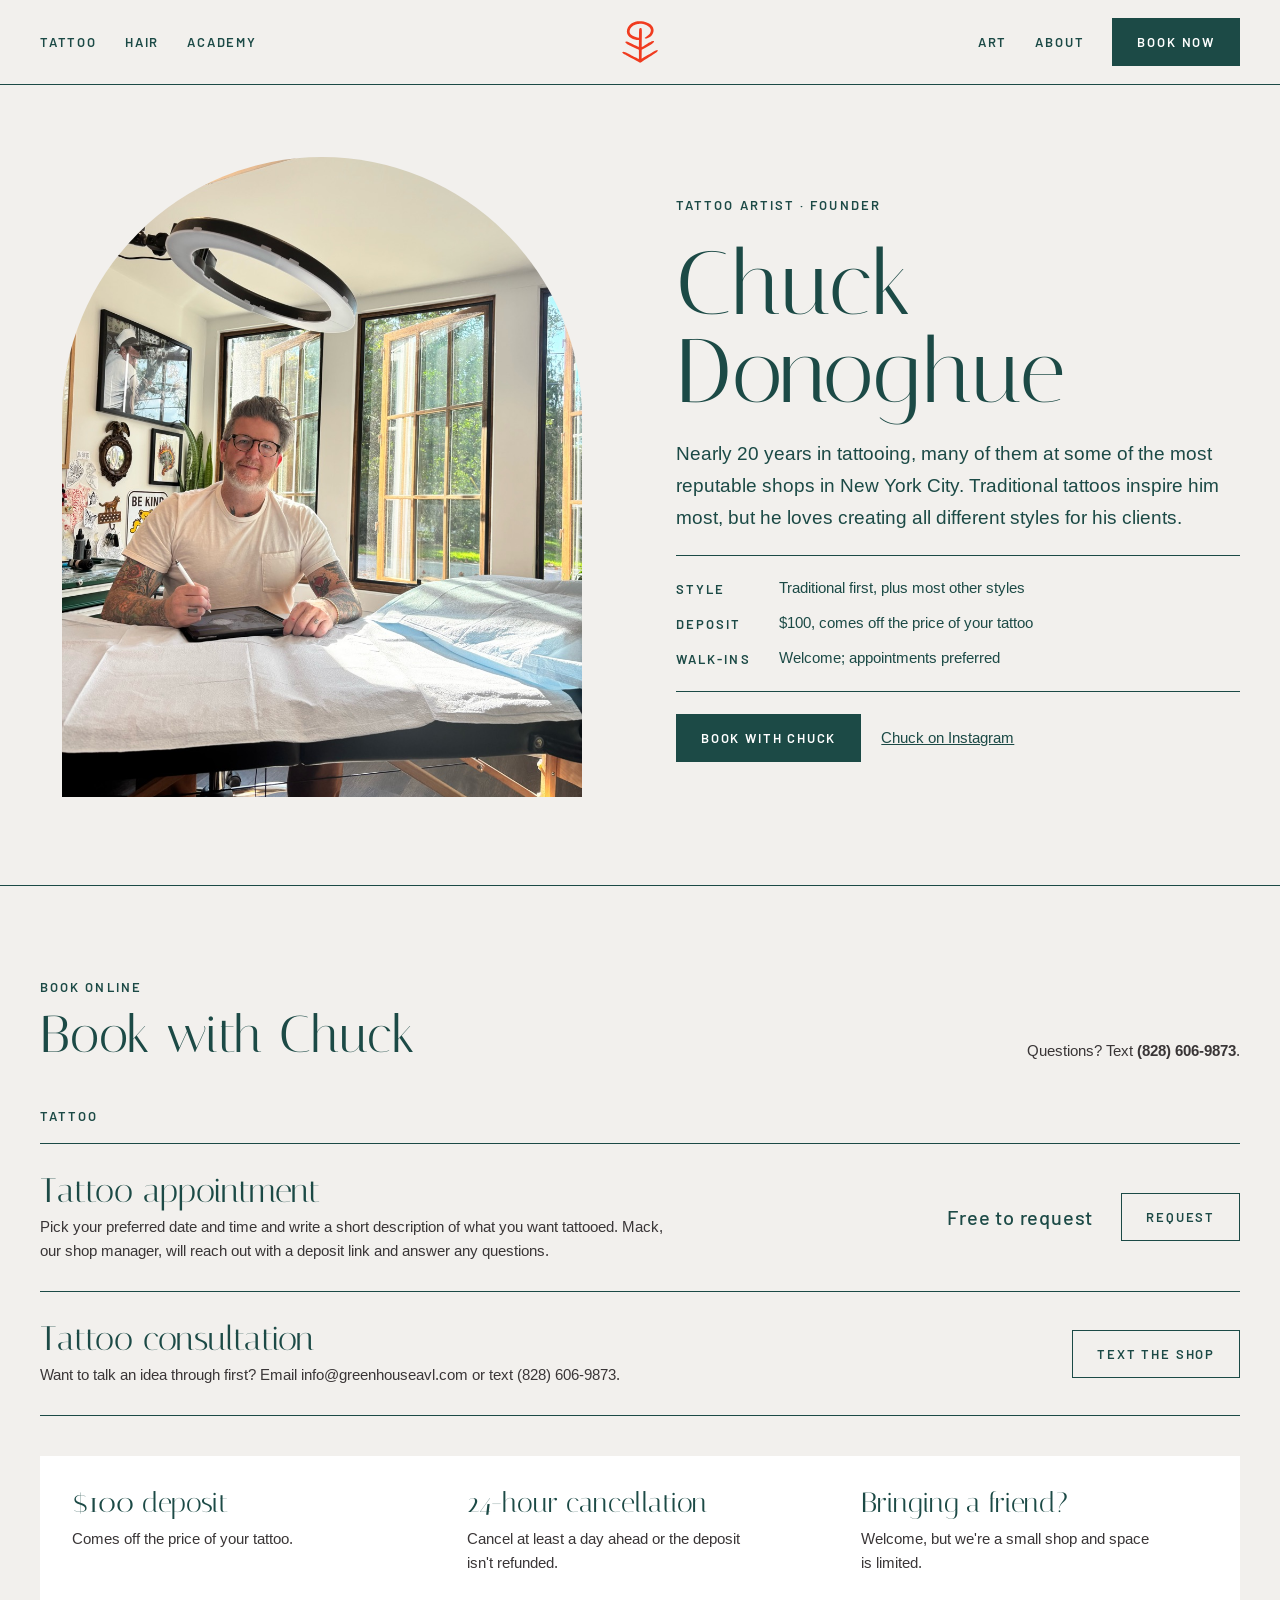
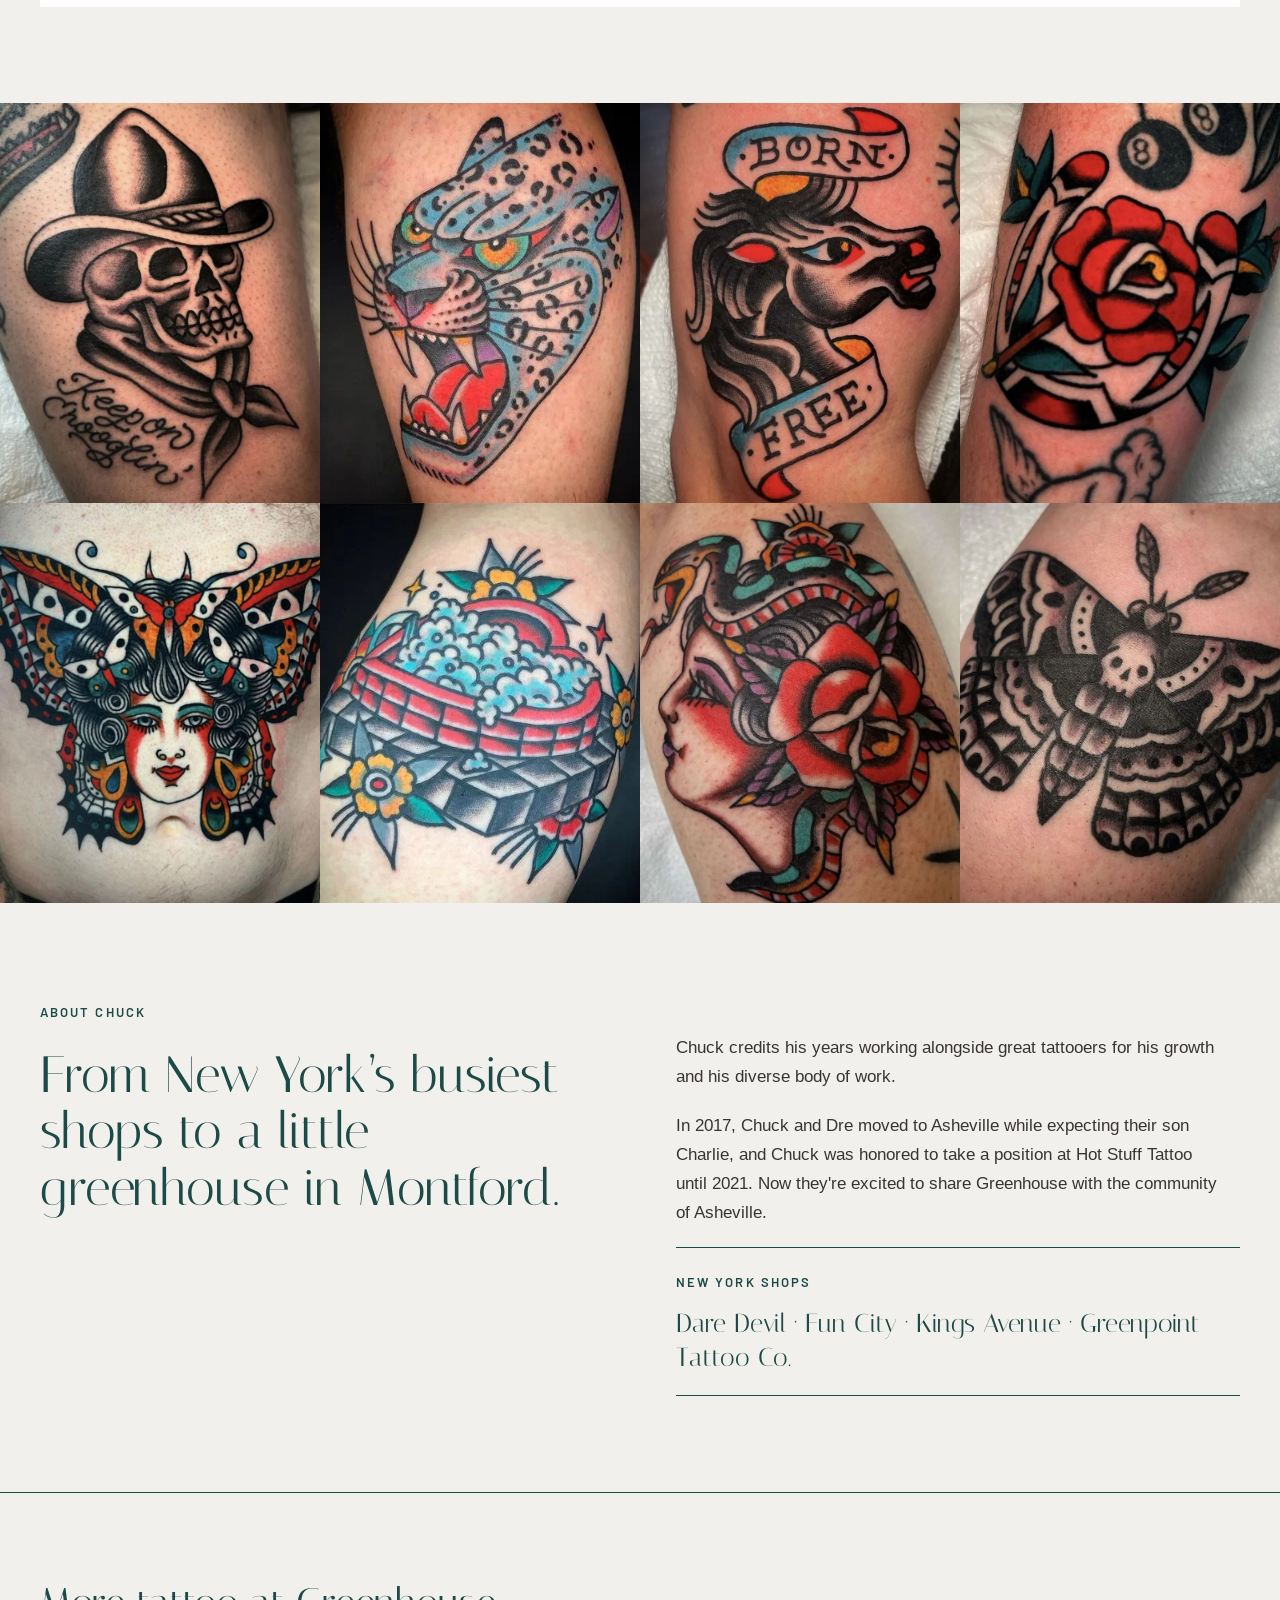
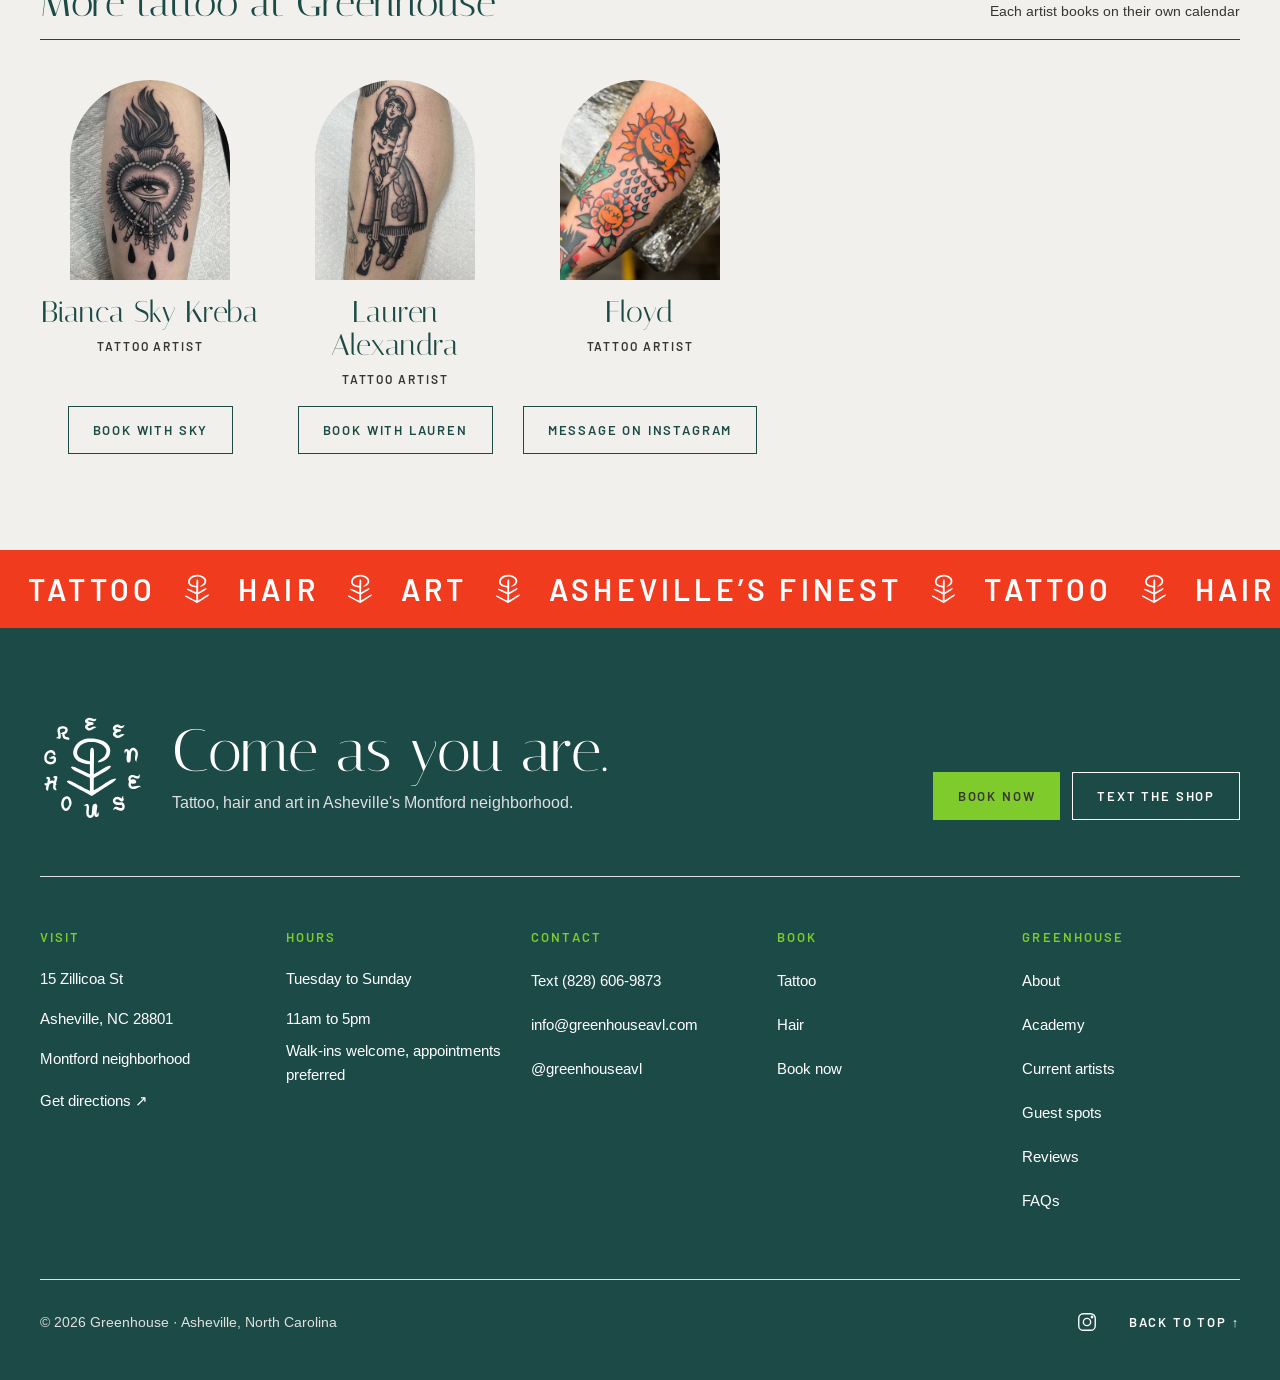
<file: chuck.html>
<!doctype html>
<html lang="en">
<head>
<meta charset="utf-8">
<meta name="viewport" content="width=device-width, initial-scale=1">
<title>Chuck Donoghue, tattoo artist · Greenhouse Asheville</title>
<meta name="description" content="Traditional and custom tattoos from Chuck, with nearly 20 years in tattooing. Request a time online.">
<meta property="og:type" content="website">
<meta property="og:title" content="Chuck Donoghue, tattoo artist · Greenhouse Asheville">
<meta property="og:description" content="Traditional and custom tattoos from Chuck, with nearly 20 years in tattooing. Request a time online.">
<meta property="og:image" content="share.jpg">
<meta name="twitter:card" content="summary_large_image">
<meta name="theme-color" content="#F2F0ED">
<!-- Once the domain is set: make og:image a full URL and add <link rel="canonical" href="https://DOMAIN/chuck.html"> -->
<link rel="icon" href="images/greenhouse-mark-vermilion.svg" type="image/svg+xml">
<link rel="preconnect" href="https://fonts.googleapis.com">
<link rel="preconnect" href="https://fonts.gstatic.com" crossorigin>
<link rel="stylesheet" href="https://fonts.googleapis.com/css2?family=Italiana&amp;family=Barlow:wght@400;500;600&amp;family=Arimo:ital,wght@0,400;0,700;1,400&amp;display=swap">
<link rel="stylesheet" href="css/site.css">
<link rel="stylesheet" href="css/booking.css">
<script src="js/booking.js" defer></script>
</head>
<body id="top">
<a class="gh-skip" href="#main">Skip to content</a>
<div style="background: #F2F0ED; color: #1C4A46; font-family: Arimo, Arial, sans-serif; font-size: 16px; line-height: 26px">

<header style="position: relative; border-bottom: 1px solid #1C4A46">
<div style="max-width: 1280px; margin: 0 auto; padding: 0 40px; height: 84px; display: grid; grid-template-columns: 1fr auto 1fr; align-items: center; gap: 16px">
<div style="justify-self: start; display: flex; align-items: center">
<nav aria-label="Services" class="gh-nav" style="display: flex; align-items: center; gap: 28px"><a href="tattoo.html" style="display: inline-flex; align-items: center; min-height: 44px; font-family: Barlow, Arial, sans-serif; font-weight: 600; letter-spacing: 0.14em; text-transform: uppercase; font-size: 13px; text-decoration: none">Tattoo</a><a href="hair.html" style="display: inline-flex; align-items: center; min-height: 44px; font-family: Barlow, Arial, sans-serif; font-weight: 600; letter-spacing: 0.14em; text-transform: uppercase; font-size: 13px; text-decoration: none">Hair</a><a href="academy.html" style="display: inline-flex; align-items: center; min-height: 44px; font-family: Barlow, Arial, sans-serif; font-weight: 600; letter-spacing: 0.14em; text-transform: uppercase; font-size: 13px; text-decoration: none">Academy</a></nav>
<details class="gh-menu" style="display: none; position: static"><summary style="display: flex; align-items: center; min-height: 44px; padding-right: 8px; cursor: pointer; color: #1C4A46; font-family: Barlow, Arial, sans-serif; font-weight: 600; letter-spacing: 0.14em; text-transform: uppercase; font-size: 13px; cursor: pointer">Menu</summary><nav aria-label="Menu" class="gh-menu-panel" style="display: none; flex-direction: column; position: absolute; left: 0; right: 0; top: 84px; z-index: 20; background: #F2F0ED; border-bottom: 1px solid #1C4A46"><a href="tattoo.html" style="display: flex; align-items: center; min-height: 52px; padding: 0 40px; border-top: 1px solid #1C4A46; font-family: Barlow, Arial, sans-serif; font-weight: 600; font-size: 13px; letter-spacing: 0.16em; text-transform: uppercase; text-decoration: none">Tattoo</a><a href="hair.html" style="display: flex; align-items: center; min-height: 52px; padding: 0 40px; border-top: 1px solid #1C4A46; font-family: Barlow, Arial, sans-serif; font-weight: 600; font-size: 13px; letter-spacing: 0.16em; text-transform: uppercase; text-decoration: none">Hair</a><a href="academy.html" style="display: flex; align-items: center; min-height: 52px; padding: 0 40px; border-top: 1px solid #1C4A46; font-family: Barlow, Arial, sans-serif; font-weight: 600; font-size: 13px; letter-spacing: 0.16em; text-transform: uppercase; text-decoration: none">Academy</a><a href="art.html" style="display: flex; align-items: center; min-height: 52px; padding: 0 40px; border-top: 1px solid #1C4A46; font-family: Barlow, Arial, sans-serif; font-weight: 600; font-size: 13px; letter-spacing: 0.16em; text-transform: uppercase; text-decoration: none">Art</a><a href="about.html" style="display: flex; align-items: center; min-height: 52px; padding: 0 40px; border-top: 1px solid #1C4A46; font-family: Barlow, Arial, sans-serif; font-weight: 600; font-size: 13px; letter-spacing: 0.16em; text-transform: uppercase; text-decoration: none">About</a><a href="reviews.html" style="display: flex; align-items: center; min-height: 52px; padding: 0 40px; border-top: 1px solid #1C4A46; font-family: Barlow, Arial, sans-serif; font-weight: 600; font-size: 13px; letter-spacing: 0.16em; text-transform: uppercase; text-decoration: none">Reviews</a><a href="faqs.html" style="display: flex; align-items: center; min-height: 52px; padding: 0 40px; border-top: 1px solid #1C4A46; font-family: Barlow, Arial, sans-serif; font-weight: 600; font-size: 13px; letter-spacing: 0.16em; text-transform: uppercase; text-decoration: none">FAQs</a></nav></details>
</div>
<a href="index.html" aria-label="Greenhouse home" style="display: block"><img src="images/greenhouse-mark-vermilion.svg" alt="Greenhouse" style="height: 44px; width: auto; display: block"></a>
<div style="justify-self: end; display: flex; align-items: center; gap: 28px">
<nav aria-label="More" class="gh-nav" style="display: flex; align-items: center; gap: 28px"><a href="art.html" style="display: inline-flex; align-items: center; min-height: 44px; font-family: Barlow, Arial, sans-serif; font-weight: 600; letter-spacing: 0.14em; text-transform: uppercase; font-size: 13px; text-decoration: none">Art</a><a href="about.html" style="display: inline-flex; align-items: center; min-height: 44px; font-family: Barlow, Arial, sans-serif; font-weight: 600; letter-spacing: 0.14em; text-transform: uppercase; font-size: 13px; text-decoration: none">About</a></nav>
<a class="gh-btn gh-btn--primary" href="book.html" style="display: inline-flex; align-items: center; justify-content: center; min-height: 48px; padding: 0 24px; box-sizing: border-box; font-family: Barlow, Arial, sans-serif; font-weight: 600; font-size: 13px; letter-spacing: 0.14em; text-transform: uppercase; text-decoration: none; white-space: nowrap; cursor: pointer; background: #1C4A46; color: #FFFFFF; border: 1.5px solid #1C4A46" data-book="">Book now</a>
</div>
</div>
</header>

<main id="main">
<section style="">
<div style="max-width: 1280px; margin: 0 auto; padding: 72px 40px 88px; display: flex; flex-direction: column; gap: 40px">
<div style="display: grid; grid-template-columns: repeat(auto-fit, minmax(min(100%, 420px), 1fr)); gap: 72px; align-items: center">
<img src="images/chuck-at-station.jpg" alt="Chuck Donoghue drawing at his tattoo station" style="width: 100%; max-width: 520px; height: 640px; object-fit: cover; object-position: 42% 45%; border-radius: 999px 999px 0 0; display: block; justify-self: center">
<div style="display: flex; flex-direction: column; gap: 22px">
<p style="margin: 0; font-family: Barlow, Arial, sans-serif; font-weight: 600; letter-spacing: 0.16em; text-transform: uppercase; font-size: 13px">Tattoo artist · founder</p><h1 style="margin: 0; font-family: Italiana, Georgia, serif; font-weight: 400; font-size: clamp(52px, 7vw, 96px); line-height: 0.98">Chuck Donoghue</h1>
<p style="margin: 0; font-size: 19px; line-height: 32px">Nearly 20 years in tattooing, many of them at some of the most reputable shops in New York City. Traditional tattoos inspire him most, but he loves creating all different styles for his clients.</p>
<dl style="margin: 0; display: grid; grid-template-columns: auto 1fr; gap: 10px 28px; padding: 20px 0; border-top: 1px solid #1C4A46; border-bottom: 1px solid #1C4A46; font-size: 15px; line-height: 24px">
<dt style="font-family: Barlow, Arial, sans-serif; font-weight: 600; letter-spacing: 0.16em; text-transform: uppercase; font-size: 13px; padding-top: 1px">Style</dt><dd style="margin: 0">Traditional first, plus most other styles</dd>
<dt style="font-family: Barlow, Arial, sans-serif; font-weight: 600; letter-spacing: 0.16em; text-transform: uppercase; font-size: 13px; padding-top: 1px">Deposit</dt><dd style="margin: 0">$100, comes off the price of your tattoo</dd>
<dt style="font-family: Barlow, Arial, sans-serif; font-weight: 600; letter-spacing: 0.16em; text-transform: uppercase; font-size: 13px; padding-top: 1px">Walk-ins</dt><dd style="margin: 0">Welcome; appointments preferred</dd>
</dl>
<div style="display: flex; flex-wrap: wrap; align-items: center; gap: 20px"><a class="gh-btn gh-btn--primary" href="book.html" style="display: inline-flex; align-items: center; justify-content: center; min-height: 48px; padding: 0 24px; box-sizing: border-box; font-family: Barlow, Arial, sans-serif; font-weight: 600; font-size: 13px; letter-spacing: 0.14em; text-transform: uppercase; text-decoration: none; white-space: nowrap; cursor: pointer; background: #1C4A46; color: #FFFFFF; border: 1.5px solid #1C4A46" data-book="request:chuck">Book with Chuck</a><a href="https://www.instagram.com/chuckdtattoos/" style="font-size: 15px" target="_blank" rel="noopener">Chuck on Instagram</a></div>
</div>
</div>
</div>
</section>
<section style="border-top: 1px solid #1C4A46">
<div style="max-width: 1280px; margin: 0 auto; padding: 88px 40px 96px; display: flex; flex-direction: column; gap: 40px">
<div id="book"><div style="display: flex; flex-wrap: wrap; justify-content: space-between; align-items: flex-end; gap: 24px">
<div style="display: flex; flex-direction: column; gap: 8px"><p style="margin: 0; font-family: Barlow, Arial, sans-serif; font-weight: 600; letter-spacing: 0.16em; text-transform: uppercase; font-size: 13px">Book online</p><h2 style="margin: 0; font-family: Italiana, Georgia, serif; font-weight: 400; font-size: 52px; line-height: 1.05">Book with Chuck</h2></div>
<p style="margin: 0; font-size: 15px; line-height: 24px; color: #393536">Questions? Text <strong>(828) 606-9873</strong>.</p>
</div></div>
<div style="display: flex; flex-direction: column">
<p style="margin: 0; padding-bottom: 14px; border-bottom: 1px solid #1C4A46; font-family: Barlow, Arial, sans-serif; font-weight: 600; letter-spacing: 0.16em; text-transform: uppercase; font-size: 13px">Tattoo</p>
<div style="display: flex; flex-wrap: wrap; align-items: center; justify-content: space-between; gap: 20px 40px; padding: 28px 0; border-bottom: 1px solid #1C4A46">
<div style="flex: 1 1 420px; display: flex; flex-direction: column; gap: 6px"><h3 style="margin: 0; font-family: Italiana, Georgia, serif; font-weight: 400; font-size: 34px; line-height: 1.1">Tattoo appointment</h3><p style="margin: 0; font-size: 15px; line-height: 24px; color: #393536; max-width: 640px">Pick your preferred date and time and write a short description of what you want tattooed. Mack, our shop manager, will reach out with a deposit link and answer any questions.</p></div>
<div style="display: flex; align-items: center; gap: 28px"><span style="font-family: Barlow, Arial, sans-serif; font-weight: 500; font-size: 20px; letter-spacing: 0.04em; white-space: nowrap">Free to request</span><a class="gh-btn gh-btn--outline" href="book.html" style="display: inline-flex; align-items: center; justify-content: center; min-height: 48px; padding: 0 24px; box-sizing: border-box; font-family: Barlow, Arial, sans-serif; font-weight: 600; font-size: 13px; letter-spacing: 0.14em; text-transform: uppercase; text-decoration: none; white-space: nowrap; cursor: pointer; background: transparent; color: #1C4A46; border: 1.5px solid #1C4A46" data-book="request:chuck">Request</a></div>
</div>
<div style="display: flex; flex-wrap: wrap; align-items: center; justify-content: space-between; gap: 20px 40px; padding: 28px 0; border-bottom: 1px solid #1C4A46">
<div style="flex: 1 1 420px; display: flex; flex-direction: column; gap: 6px"><h3 style="margin: 0; font-family: Italiana, Georgia, serif; font-weight: 400; font-size: 34px; line-height: 1.1">Tattoo consultation</h3><p style="margin: 0; font-size: 15px; line-height: 24px; color: #393536">Want to talk an idea through first? Email info@greenhouseavl.com or text (828) 606-9873.</p></div>
<div style="display: flex; align-items: center; gap: 28px"><a class="gh-btn gh-btn--outline" href="sms:+18286069873" style="display: inline-flex; align-items: center; justify-content: center; min-height: 48px; padding: 0 24px; box-sizing: border-box; font-family: Barlow, Arial, sans-serif; font-weight: 600; font-size: 13px; letter-spacing: 0.14em; text-transform: uppercase; text-decoration: none; white-space: nowrap; cursor: pointer; background: transparent; color: #1C4A46; border: 1.5px solid #1C4A46">Text the shop</a></div>
</div>
</div>
<div style="display: grid; grid-template-columns: repeat(auto-fit, minmax(min(100%, 260px), 1fr)); gap: 32px 48px; padding: 32px; background: #FFFFFF">
<div style="display: flex; flex-direction: column; gap: 8px">
<h3 style="margin: 0; font-family: Italiana, Georgia, serif; font-weight: 400; font-size: 28px; line-height: 1.1">$100 deposit</h3>
<p style="margin: 0; font-size: 15px; line-height: 24px; color: #393536">Comes off the price of your tattoo.</p>
</div>
<div style="display: flex; flex-direction: column; gap: 8px">
<h3 style="margin: 0; font-family: Italiana, Georgia, serif; font-weight: 400; font-size: 28px; line-height: 1.1">24-hour cancellation</h3>
<p style="margin: 0; font-size: 15px; line-height: 24px; color: #393536">Cancel at least a day ahead or the deposit isn't refunded.</p>
</div>
<div style="display: flex; flex-direction: column; gap: 8px">
<h3 style="margin: 0; font-family: Italiana, Georgia, serif; font-weight: 400; font-size: 28px; line-height: 1.1">Bringing a friend?</h3>
<p style="margin: 0; font-size: 15px; line-height: 24px; color: #393536">Welcome, but we're a small shop and space is limited.</p>
</div>
</div>
</div>
</section>
<section aria-label="Chuck's work" style="display: grid; grid-template-columns: repeat(auto-fill, minmax(max(25%, 180px), 1fr))">
<img src="images/photos/046-IMG_2972.jpg" alt="Tattoo by Chuck" style="width: 100%; aspect-ratio: 4 / 5; height: auto; object-fit: cover; display: block">
<img src="images/photos/089-IMG_4518.jpg" alt="Tattoo by Chuck" style="width: 100%; aspect-ratio: 4 / 5; height: auto; object-fit: cover; display: block">
<img src="images/photos/093-IMG_2532-2.jpg" alt="Tattoo by Chuck" style="width: 100%; aspect-ratio: 4 / 5; height: auto; object-fit: cover; display: block">
<img src="images/photos/103-IMG_2885.jpg" alt="Tattoo by Chuck" style="width: 100%; aspect-ratio: 4 / 5; height: auto; object-fit: cover; display: block">
<img src="images/photos/147-IMG_2935.jpg" alt="Tattoo by Chuck" style="width: 100%; aspect-ratio: 4 / 5; height: auto; object-fit: cover; display: block">
<img src="images/photos/160-2B95C6AE-2332-420B-A525-82121F2C906E.jpg" alt="Tattoo by Chuck" style="width: 100%; aspect-ratio: 4 / 5; height: auto; object-fit: cover; display: block">
<img src="images/photos/224-IMG_2976.jpg" alt="Tattoo by Chuck" style="width: 100%; aspect-ratio: 4 / 5; height: auto; object-fit: cover; display: block">
<img src="images/photos/243-IMG_2936.jpg" alt="Tattoo by Chuck" style="width: 100%; aspect-ratio: 4 / 5; height: auto; object-fit: cover; display: block">
</section>
<section style="">
<div style="max-width: 1280px; margin: 0 auto; padding: 96px 40px; display: flex; flex-direction: column; gap: 40px">
<div style="display: grid; grid-template-columns: repeat(auto-fit, minmax(min(100%, 420px), 1fr)); gap: 72px; align-items: start">
<div style="display: flex; flex-direction: column; gap: 22px"><p style="margin: 0; font-family: Barlow, Arial, sans-serif; font-weight: 600; letter-spacing: 0.16em; text-transform: uppercase; font-size: 13px">About Chuck</p><p style="margin: 0; font-family: Italiana, Georgia, serif; font-weight: 400; font-size: clamp(36px, 4vw, 52px); line-height: 1.1">From New York’s busiest shops to a little greenhouse in Montford.</p></div>
<div style="display: flex; flex-direction: column; gap: 20px; font-size: 17px; line-height: 29px; color: #393536; padding-top: 34px">
<p style="margin: 0">Chuck credits his years working alongside great tattooers for his growth and his diverse body of work.</p>
<p style="margin: 0">In 2017, Chuck and Dre moved to Asheville while expecting their son Charlie, and Chuck was honored to take a position at Hot Stuff Tattoo until 2021. Now they're excited to share Greenhouse with the community of Asheville.</p>
<div style="display: flex; flex-direction: column; gap: 10px; padding: 20px 0; border-top: 1px solid #1C4A46; border-bottom: 1px solid #1C4A46"><p style="margin: 0; font-family: Barlow, Arial, sans-serif; font-weight: 600; letter-spacing: 0.16em; text-transform: uppercase; font-size: 13px; color: #1C4A46">New York shops</p><p style="margin: 0; font-family: Italiana, Georgia, serif; font-weight: 400; font-size: 26px; line-height: 1.3; color: #1C4A46">Dare Devil · Fun City · Kings Avenue · Greenpoint Tattoo Co.</p></div>
</div>
</div>
</div>
</section>
<section style="border-top: 1px solid #1C4A46">
<div style="max-width: 1280px; margin: 0 auto; padding: 88px 40px 96px; display: flex; flex-direction: column; gap: 40px">
<div style="display: flex; flex-wrap: wrap; align-items: baseline; justify-content: space-between; gap: 12px; padding-bottom: 14px; border-bottom: 1px solid #1C4A46">
<h3 style="margin: 0; font-family: Italiana, Georgia, serif; font-weight: 400; font-size: 40px; line-height: 1.1">More tattoo at Greenhouse</h3>
<span style="font-size: 14px; color: #393536">Each artist books on their own calendar</span>
</div>
<div class="gh-artists" style="display: grid; grid-template-columns: repeat(auto-fill, minmax(200px, 1fr)); gap: 56px 24px">
<div style="display: flex; flex-direction: column; align-items: center; gap: 4px; text-align: center">
<img src="images/photos/073-IMG_3117.jpg" alt="Tattoo by Bianca Sky" style="width: 160px; height: 200px; object-fit: cover; object-position: 50% 50%; border-radius: 999px 999px 0 0; display: block; margin-bottom: 12px">
<h3 style="margin: 0; font-family: Italiana, Georgia, serif; font-weight: 400; font-size: 30px; line-height: 1.1">Bianca Sky Kreba</h3>
<p style="margin: 0; font-family: Barlow, Arial, sans-serif; font-weight: 600; letter-spacing: 0.16em; text-transform: uppercase; font-size: 12px; color: #393536">Tattoo artist</p>
<div style="margin-top: auto; padding-top: 10px; display: flex; flex-direction: column; align-items: center; gap: 6px"><a class="gh-btn gh-btn--outline" href="book.html" style="display: inline-flex; align-items: center; justify-content: center; min-height: 48px; padding: 0 24px; box-sizing: border-box; font-family: Barlow, Arial, sans-serif; font-weight: 600; font-size: 13px; letter-spacing: 0.14em; text-transform: uppercase; text-decoration: none; white-space: nowrap; cursor: pointer; background: transparent; color: #1C4A46; border: 1.5px solid #1C4A46" data-book="request:sky">Book with Sky</a></div>
</div>
<div style="display: flex; flex-direction: column; align-items: center; gap: 4px; text-align: center">
<img src="images/photos/035-IMG_3381.jpg" alt="Tattoo by Lauren Alexandra" style="width: 160px; height: 200px; object-fit: cover; object-position: 50% 50%; border-radius: 999px 999px 0 0; display: block; margin-bottom: 12px">
<h3 style="margin: 0; font-family: Italiana, Georgia, serif; font-weight: 400; font-size: 30px; line-height: 1.1">Lauren Alexandra</h3>
<p style="margin: 0; font-family: Barlow, Arial, sans-serif; font-weight: 600; letter-spacing: 0.16em; text-transform: uppercase; font-size: 12px; color: #393536">Tattoo artist</p>
<div style="margin-top: auto; padding-top: 10px; display: flex; flex-direction: column; align-items: center; gap: 6px"><a class="gh-btn gh-btn--outline" href="book.html" style="display: inline-flex; align-items: center; justify-content: center; min-height: 48px; padding: 0 24px; box-sizing: border-box; font-family: Barlow, Arial, sans-serif; font-weight: 600; font-size: 13px; letter-spacing: 0.14em; text-transform: uppercase; text-decoration: none; white-space: nowrap; cursor: pointer; background: transparent; color: #1C4A46; border: 1.5px solid #1C4A46" data-book="request:lauren">Book with Lauren</a></div>
</div>
<div style="display: flex; flex-direction: column; align-items: center; gap: 4px; text-align: center">
<img src="images/photos/247-IMG_2830.jpg" alt="Tattoo by Floyd" style="width: 160px; height: 200px; object-fit: cover; object-position: 50% 50%; border-radius: 999px 999px 0 0; display: block; margin-bottom: 12px">
<h3 style="margin: 0; font-family: Italiana, Georgia, serif; font-weight: 400; font-size: 30px; line-height: 1.1">Floyd</h3>
<p style="margin: 0; font-family: Barlow, Arial, sans-serif; font-weight: 600; letter-spacing: 0.16em; text-transform: uppercase; font-size: 12px; color: #393536">Tattoo artist</p>
<div style="margin-top: auto; padding-top: 10px; display: flex; flex-direction: column; align-items: center; gap: 6px"><a class="gh-btn gh-btn--outline" href="https://www.instagram.com/floydgoodfolk/" style="display: inline-flex; align-items: center; justify-content: center; min-height: 48px; padding: 0 24px; box-sizing: border-box; font-family: Barlow, Arial, sans-serif; font-weight: 600; font-size: 13px; letter-spacing: 0.14em; text-transform: uppercase; text-decoration: none; white-space: nowrap; cursor: pointer; background: transparent; color: #1C4A46; border: 1.5px solid #1C4A46" target="_blank" rel="noopener">Message on Instagram</a></div>
</div>
</div>
</div>
</section>

<section aria-label="Tattoo, hair, art. Asheville’s finest." class="gh-ticker" style="background: #F03B1F; color: #FFFFFF; overflow: hidden">
<div class="gh-ticker-track" aria-hidden="true" style="display: flex; align-items: center; width: max-content; padding: 24px 0; white-space: nowrap"><span style="padding: 0 28px; font-family: Barlow, Arial, sans-serif; font-weight: 600; font-size: 30px; line-height: 1; letter-spacing: 0.14em; text-transform: uppercase">Tattoo</span><img src="images/greenhouse-mark-white.svg" alt="" style="height: 30px; width: auto; display: block; flex: 0 0 auto"><span style="padding: 0 28px; font-family: Barlow, Arial, sans-serif; font-weight: 600; font-size: 30px; line-height: 1; letter-spacing: 0.14em; text-transform: uppercase">Hair</span><img src="images/greenhouse-mark-white.svg" alt="" style="height: 30px; width: auto; display: block; flex: 0 0 auto"><span style="padding: 0 28px; font-family: Barlow, Arial, sans-serif; font-weight: 600; font-size: 30px; line-height: 1; letter-spacing: 0.14em; text-transform: uppercase">Art</span><img src="images/greenhouse-mark-white.svg" alt="" style="height: 30px; width: auto; display: block; flex: 0 0 auto"><span style="padding: 0 28px; font-family: Barlow, Arial, sans-serif; font-weight: 600; font-size: 30px; line-height: 1; letter-spacing: 0.14em; text-transform: uppercase">Asheville’s finest</span><img src="images/greenhouse-mark-white.svg" alt="" style="height: 30px; width: auto; display: block; flex: 0 0 auto"><span style="padding: 0 28px; font-family: Barlow, Arial, sans-serif; font-weight: 600; font-size: 30px; line-height: 1; letter-spacing: 0.14em; text-transform: uppercase">Tattoo</span><img src="images/greenhouse-mark-white.svg" alt="" style="height: 30px; width: auto; display: block; flex: 0 0 auto"><span style="padding: 0 28px; font-family: Barlow, Arial, sans-serif; font-weight: 600; font-size: 30px; line-height: 1; letter-spacing: 0.14em; text-transform: uppercase">Hair</span><img src="images/greenhouse-mark-white.svg" alt="" style="height: 30px; width: auto; display: block; flex: 0 0 auto"><span style="padding: 0 28px; font-family: Barlow, Arial, sans-serif; font-weight: 600; font-size: 30px; line-height: 1; letter-spacing: 0.14em; text-transform: uppercase">Art</span><img src="images/greenhouse-mark-white.svg" alt="" style="height: 30px; width: auto; display: block; flex: 0 0 auto"><span style="padding: 0 28px; font-family: Barlow, Arial, sans-serif; font-weight: 600; font-size: 30px; line-height: 1; letter-spacing: 0.14em; text-transform: uppercase">Asheville’s finest</span><img src="images/greenhouse-mark-white.svg" alt="" style="height: 30px; width: auto; display: block; flex: 0 0 auto"><span style="padding: 0 28px; font-family: Barlow, Arial, sans-serif; font-weight: 600; font-size: 30px; line-height: 1; letter-spacing: 0.14em; text-transform: uppercase">Tattoo</span><img src="images/greenhouse-mark-white.svg" alt="" style="height: 30px; width: auto; display: block; flex: 0 0 auto"><span style="padding: 0 28px; font-family: Barlow, Arial, sans-serif; font-weight: 600; font-size: 30px; line-height: 1; letter-spacing: 0.14em; text-transform: uppercase">Hair</span><img src="images/greenhouse-mark-white.svg" alt="" style="height: 30px; width: auto; display: block; flex: 0 0 auto"><span style="padding: 0 28px; font-family: Barlow, Arial, sans-serif; font-weight: 600; font-size: 30px; line-height: 1; letter-spacing: 0.14em; text-transform: uppercase">Art</span><img src="images/greenhouse-mark-white.svg" alt="" style="height: 30px; width: auto; display: block; flex: 0 0 auto"><span style="padding: 0 28px; font-family: Barlow, Arial, sans-serif; font-weight: 600; font-size: 30px; line-height: 1; letter-spacing: 0.14em; text-transform: uppercase">Asheville’s finest</span><img src="images/greenhouse-mark-white.svg" alt="" style="height: 30px; width: auto; display: block; flex: 0 0 auto"><span style="padding: 0 28px; font-family: Barlow, Arial, sans-serif; font-weight: 600; font-size: 30px; line-height: 1; letter-spacing: 0.14em; text-transform: uppercase">Tattoo</span><img src="images/greenhouse-mark-white.svg" alt="" style="height: 30px; width: auto; display: block; flex: 0 0 auto"><span style="padding: 0 28px; font-family: Barlow, Arial, sans-serif; font-weight: 600; font-size: 30px; line-height: 1; letter-spacing: 0.14em; text-transform: uppercase">Hair</span><img src="images/greenhouse-mark-white.svg" alt="" style="height: 30px; width: auto; display: block; flex: 0 0 auto"><span style="padding: 0 28px; font-family: Barlow, Arial, sans-serif; font-weight: 600; font-size: 30px; line-height: 1; letter-spacing: 0.14em; text-transform: uppercase">Art</span><img src="images/greenhouse-mark-white.svg" alt="" style="height: 30px; width: auto; display: block; flex: 0 0 auto"><span style="padding: 0 28px; font-family: Barlow, Arial, sans-serif; font-weight: 600; font-size: 30px; line-height: 1; letter-spacing: 0.14em; text-transform: uppercase">Asheville’s finest</span><img src="images/greenhouse-mark-white.svg" alt="" style="height: 30px; width: auto; display: block; flex: 0 0 auto"></div>
</section>

</main>

<footer style="background: #1C4A46; color: #FFFFFF">
<div style="max-width: 1280px; margin: 0 auto; padding: 88px 40px 36px; display: flex; flex-direction: column; gap: 56px">
<div style="display: flex; flex-wrap: wrap; justify-content: space-between; align-items: flex-end; gap: 32px 48px">
<div style="display: flex; align-items: center; gap: 28px">
<img src="images/greenhouse-seal-white.svg" alt="" style="width: 104px; height: 104px; display: block; flex: 0 0 auto">
<div style="display: flex; flex-direction: column; gap: 8px">
<p style="margin: 0; font-family: Italiana, Georgia, serif; font-weight: 400; font-size: clamp(40px, 5vw, 60px); line-height: 1">Come as you are.</p>
<p style="margin: 0; font-size: 16px; line-height: 26px; color: #E0E0E0">Tattoo, hair and art in Asheville's Montford neighborhood.</p>
</div>
</div>
<div style="display: flex; flex-wrap: wrap; gap: 12px">
<a class="gh-btn gh-btn--lime" href="book.html" style="display: inline-flex; align-items: center; justify-content: center; min-height: 48px; padding: 0 24px; box-sizing: border-box; font-family: Barlow, Arial, sans-serif; font-weight: 600; font-size: 13px; letter-spacing: 0.14em; text-transform: uppercase; text-decoration: none; white-space: nowrap; cursor: pointer; background: #7FCB2B; color: #393536; border: 1.5px solid #7FCB2B" data-book="">Book now</a>
<a class="gh-btn gh-btn--outline-light" href="sms:+18286069873" style="display: inline-flex; align-items: center; justify-content: center; min-height: 48px; padding: 0 24px; box-sizing: border-box; font-family: Barlow, Arial, sans-serif; font-weight: 600; font-size: 13px; letter-spacing: 0.14em; text-transform: uppercase; text-decoration: none; white-space: nowrap; cursor: pointer; background: transparent; color: #FFFFFF; border: 1.5px solid #FFFFFF">Text the shop</a>
</div>
</div>
<div style="display: grid; grid-template-columns: repeat(auto-fit, minmax(min(100%, 140px), 1fr)); gap: 36px 28px; padding-top: 48px; border-top: 1px solid #E0E0E0; font-size: 15px; line-height: 24px; overflow-wrap: anywhere">
<div style="display: flex; flex-direction: column; gap: 0"><p style="margin: 0 0 10px; font-family: Barlow, Arial, sans-serif; font-weight: 600; letter-spacing: 0.16em; text-transform: uppercase; font-size: 13px; color: #7FCB2B">Visit</p><span style="display: inline-flex; align-items: center; min-height: 40px">15 Zillicoa St</span><span style="display: inline-flex; align-items: center; min-height: 40px">Asheville, NC 28801</span><span style="display: inline-flex; align-items: center; min-height: 40px">Montford neighborhood</span><a href="https://www.google.com/maps/search/?api=1&amp;query=Greenhouse+15+Zillicoa+St+Asheville+NC" target="_blank" rel="noopener" style="color: #FFFFFF; text-decoration: none; display: inline-flex; align-items: center; min-height: 44px">Get directions ↗</a></div>
<div style="display: flex; flex-direction: column; gap: 0"><p style="margin: 0 0 10px; font-family: Barlow, Arial, sans-serif; font-weight: 600; letter-spacing: 0.16em; text-transform: uppercase; font-size: 13px; color: #7FCB2B">Hours</p><span style="display: inline-flex; align-items: center; min-height: 40px">Tuesday to Sunday</span><span style="display: inline-flex; align-items: center; min-height: 40px">11am to 5pm</span><span style="display: inline-flex; align-items: center; min-height: 40px">Walk-ins welcome, appointments preferred</span></div>
<div class="gh-foot-contact" style="display: flex; flex-direction: column; gap: 0"><p style="margin: 0 0 10px; font-family: Barlow, Arial, sans-serif; font-weight: 600; letter-spacing: 0.16em; text-transform: uppercase; font-size: 13px; color: #7FCB2B">Contact</p><a href="sms:+18286069873" style="color: #FFFFFF; text-decoration: none; display: inline-flex; align-items: center; min-height: 44px">Text (828) 606-9873</a><a href="mailto:info@greenhouseavl.com" style="color: #FFFFFF; text-decoration: none; display: inline-flex; align-items: center; min-height: 44px">info@greenhouseavl.com</a><a href="https://www.instagram.com/greenhouseavl" style="color: #FFFFFF; text-decoration: none; display: inline-flex; align-items: center; min-height: 44px">@greenhouseavl</a></div>
<div style="display: flex; flex-direction: column; gap: 0"><p style="margin: 0 0 10px; font-family: Barlow, Arial, sans-serif; font-weight: 600; letter-spacing: 0.16em; text-transform: uppercase; font-size: 13px; color: #7FCB2B">Book</p><a href="tattoo.html" style="color: #FFFFFF; text-decoration: none; display: inline-flex; align-items: center; min-height: 44px">Tattoo</a><a href="hair.html" style="color: #FFFFFF; text-decoration: none; display: inline-flex; align-items: center; min-height: 44px">Hair</a><a href="book.html" style="color: #FFFFFF; text-decoration: none; display: inline-flex; align-items: center; min-height: 44px" data-book="">Book now</a></div>
<div style="display: flex; flex-direction: column; gap: 0"><p style="margin: 0 0 10px; font-family: Barlow, Arial, sans-serif; font-weight: 600; letter-spacing: 0.16em; text-transform: uppercase; font-size: 13px; color: #7FCB2B">Greenhouse</p><a href="about.html" style="color: #FFFFFF; text-decoration: none; display: inline-flex; align-items: center; min-height: 44px">About</a><a href="academy.html" style="color: #FFFFFF; text-decoration: none; display: inline-flex; align-items: center; min-height: 44px">Academy</a><a href="art.html" style="color: #FFFFFF; text-decoration: none; display: inline-flex; align-items: center; min-height: 44px">Current artists</a><a href="guest-spots.html" style="color: #FFFFFF; text-decoration: none; display: inline-flex; align-items: center; min-height: 44px">Guest spots</a><a href="reviews.html" style="color: #FFFFFF; text-decoration: none; display: inline-flex; align-items: center; min-height: 44px">Reviews</a><a href="faqs.html" style="color: #FFFFFF; text-decoration: none; display: inline-flex; align-items: center; min-height: 44px">FAQs</a></div>
</div>
<div style="display: flex; flex-wrap: wrap; justify-content: space-between; align-items: center; gap: 12px 24px; padding-top: 20px; border-top: 1px solid #E0E0E0; font-size: 14px; line-height: 22px; color: #E0E0E0">
<span>© 2026 Greenhouse · Asheville, North Carolina</span>
<div style="display: flex; align-items: center; gap: 20px">
<a href="https://www.instagram.com/greenhouseavl/" target="_blank" rel="noopener" aria-label="Greenhouse on Instagram" style="display: inline-flex; align-items: center; justify-content: center; width: 44px; height: 44px"><svg width="22" height="22" viewBox="0 0 24 24" fill="none" stroke="#FFFFFF" stroke-width="1.5" aria-hidden="true"><rect x="3" y="3" width="18" height="18" rx="5"></rect><circle cx="12" cy="12" r="4"></circle><circle cx="17.5" cy="6.5" r="0.8" fill="#FFFFFF"></circle></svg></a>
<a href="#top" style="display: inline-flex; align-items: center; min-height: 44px; color: #FFFFFF; font-family: Barlow, Arial, sans-serif; font-weight: 600; letter-spacing: 0.14em; text-transform: uppercase; font-size: 13px; text-decoration: none">Back to top ↑</a>
</div>
</div>
</div>
</footer>
<div class="gh-mbar gh-dark" style="display: none; position: sticky; bottom: 0; z-index: 30; gap: 8px; padding: 10px 16px calc(10px + env(safe-area-inset-bottom)); background: #1C4A46; border-top: 1px solid rgba(255, 255, 255, 0.25)">
<a class="gh-btn gh-btn--lime" href="book.html" data-book="" style="display: inline-flex; align-items: center; justify-content: center; min-height: 48px; padding: 0 24px; box-sizing: border-box; font-family: Barlow, Arial, sans-serif; font-weight: 600; font-size: 13px; letter-spacing: 0.14em; text-transform: uppercase; text-decoration: none; white-space: nowrap; cursor: pointer; background: #7FCB2B; color: #393536; border: 1.5px solid #7FCB2B; flex: 1 1 0">Book</a>
<a class="gh-btn gh-btn--outline-light" href="sms:+18286069873" style="display: inline-flex; align-items: center; justify-content: center; min-height: 48px; padding: 0 24px; box-sizing: border-box; font-family: Barlow, Arial, sans-serif; font-weight: 600; font-size: 13px; letter-spacing: 0.14em; text-transform: uppercase; text-decoration: none; white-space: nowrap; cursor: pointer; background: transparent; color: #FFFFFF; border: 1.5px solid #FFFFFF; flex: 1 1 0">Text the shop</a>
</div>

</div>
</body>
</html>
</file>
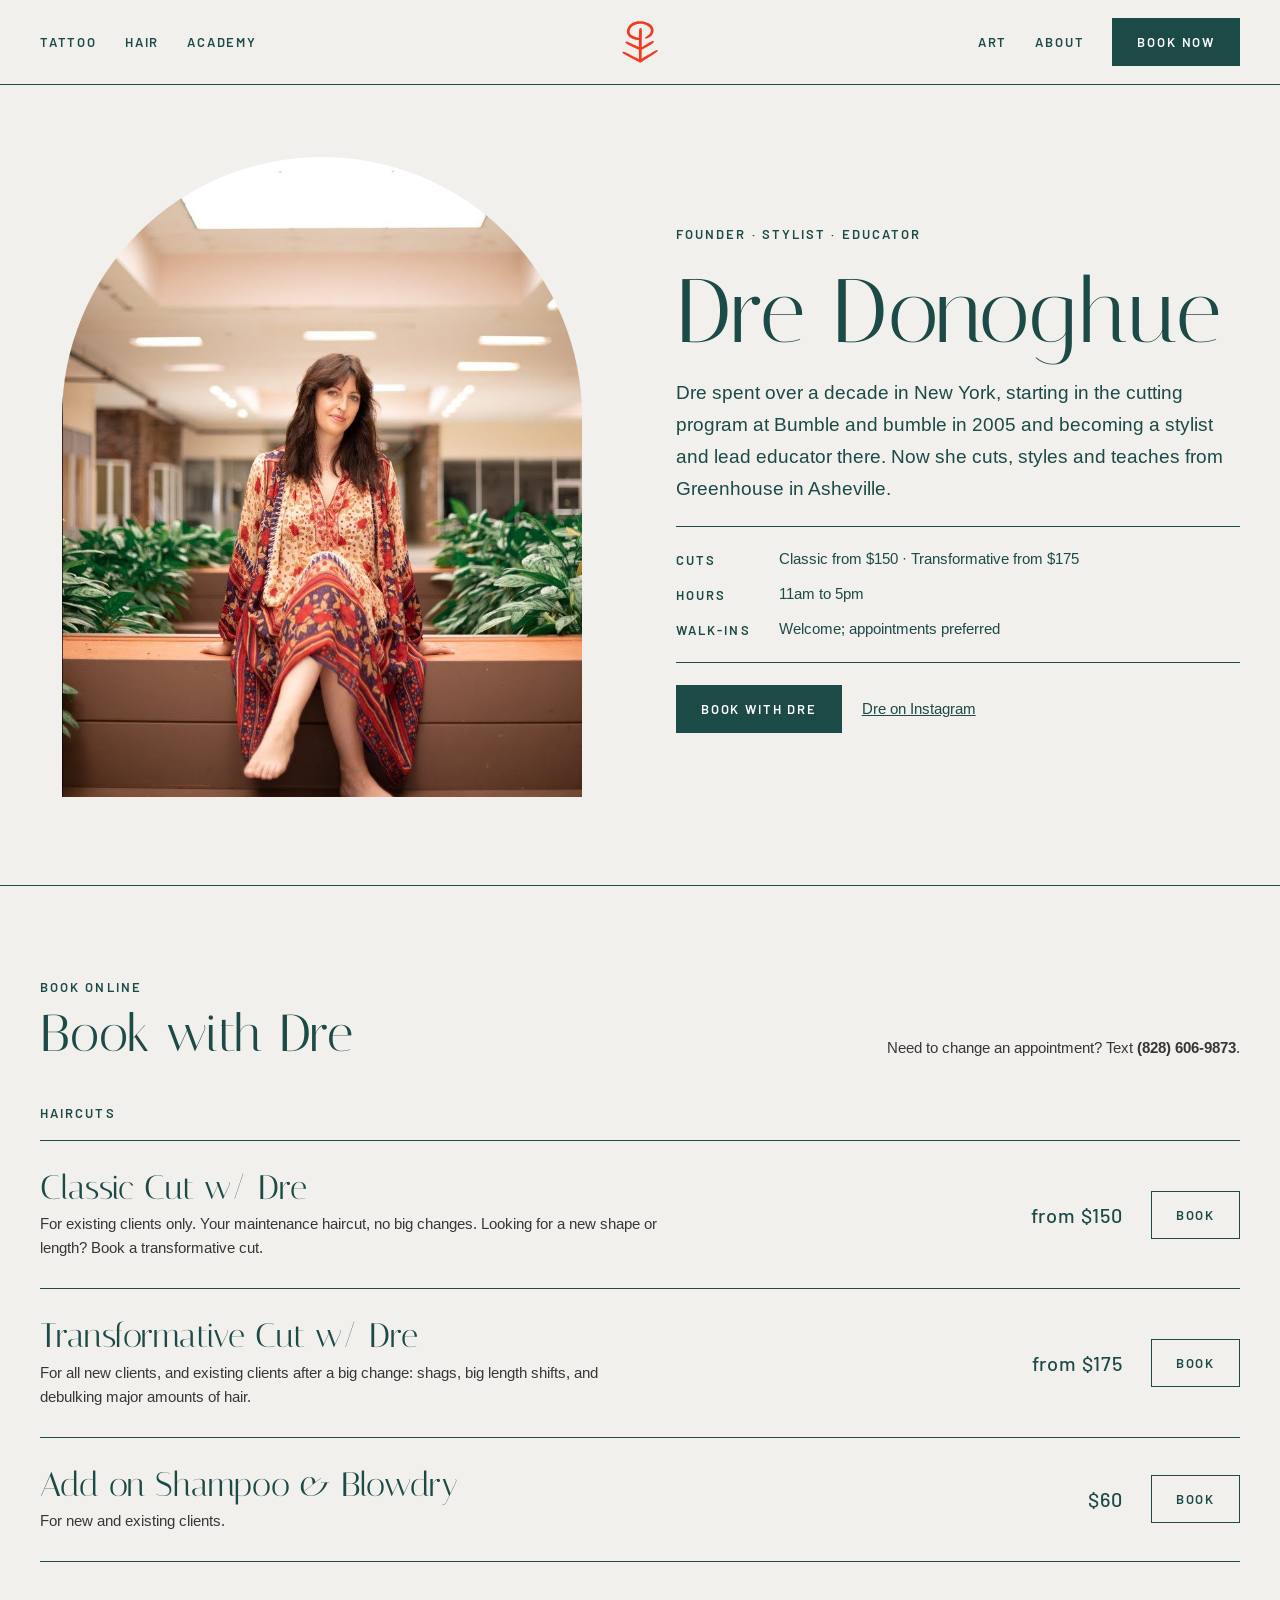
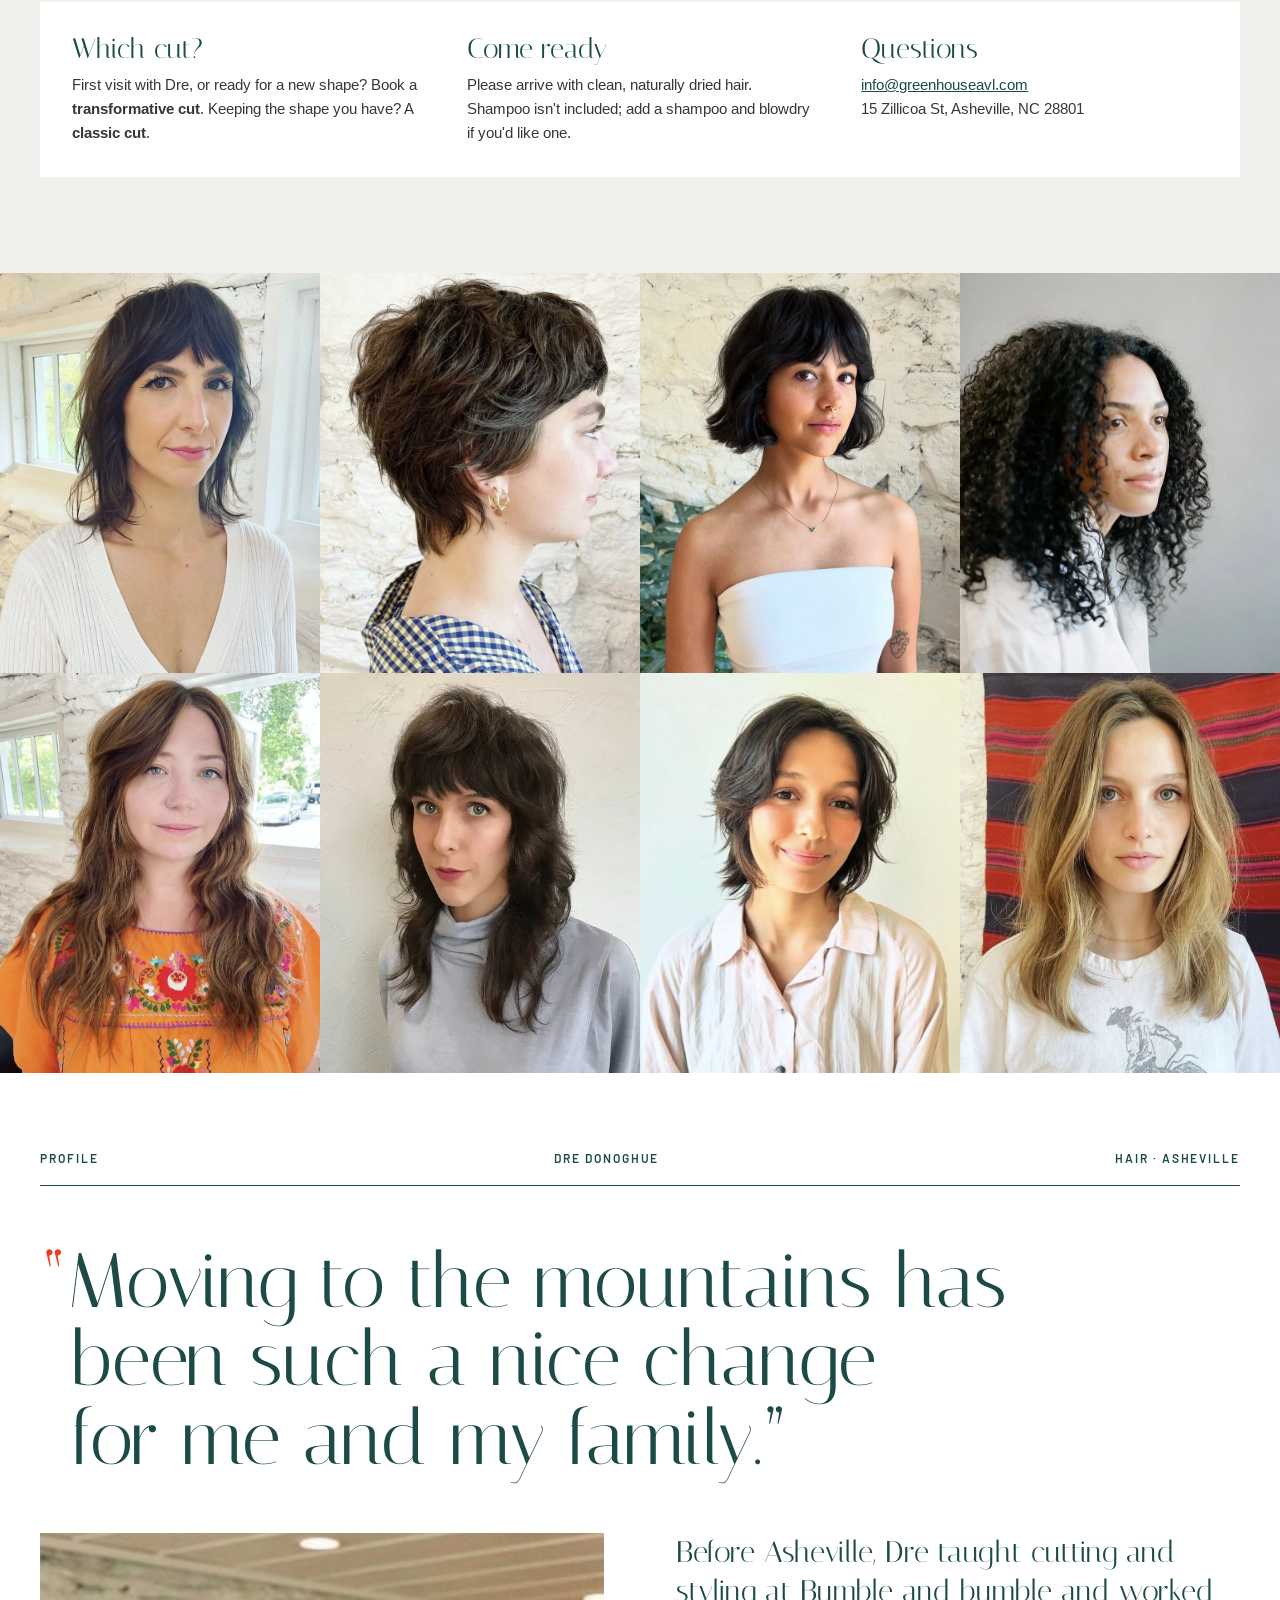
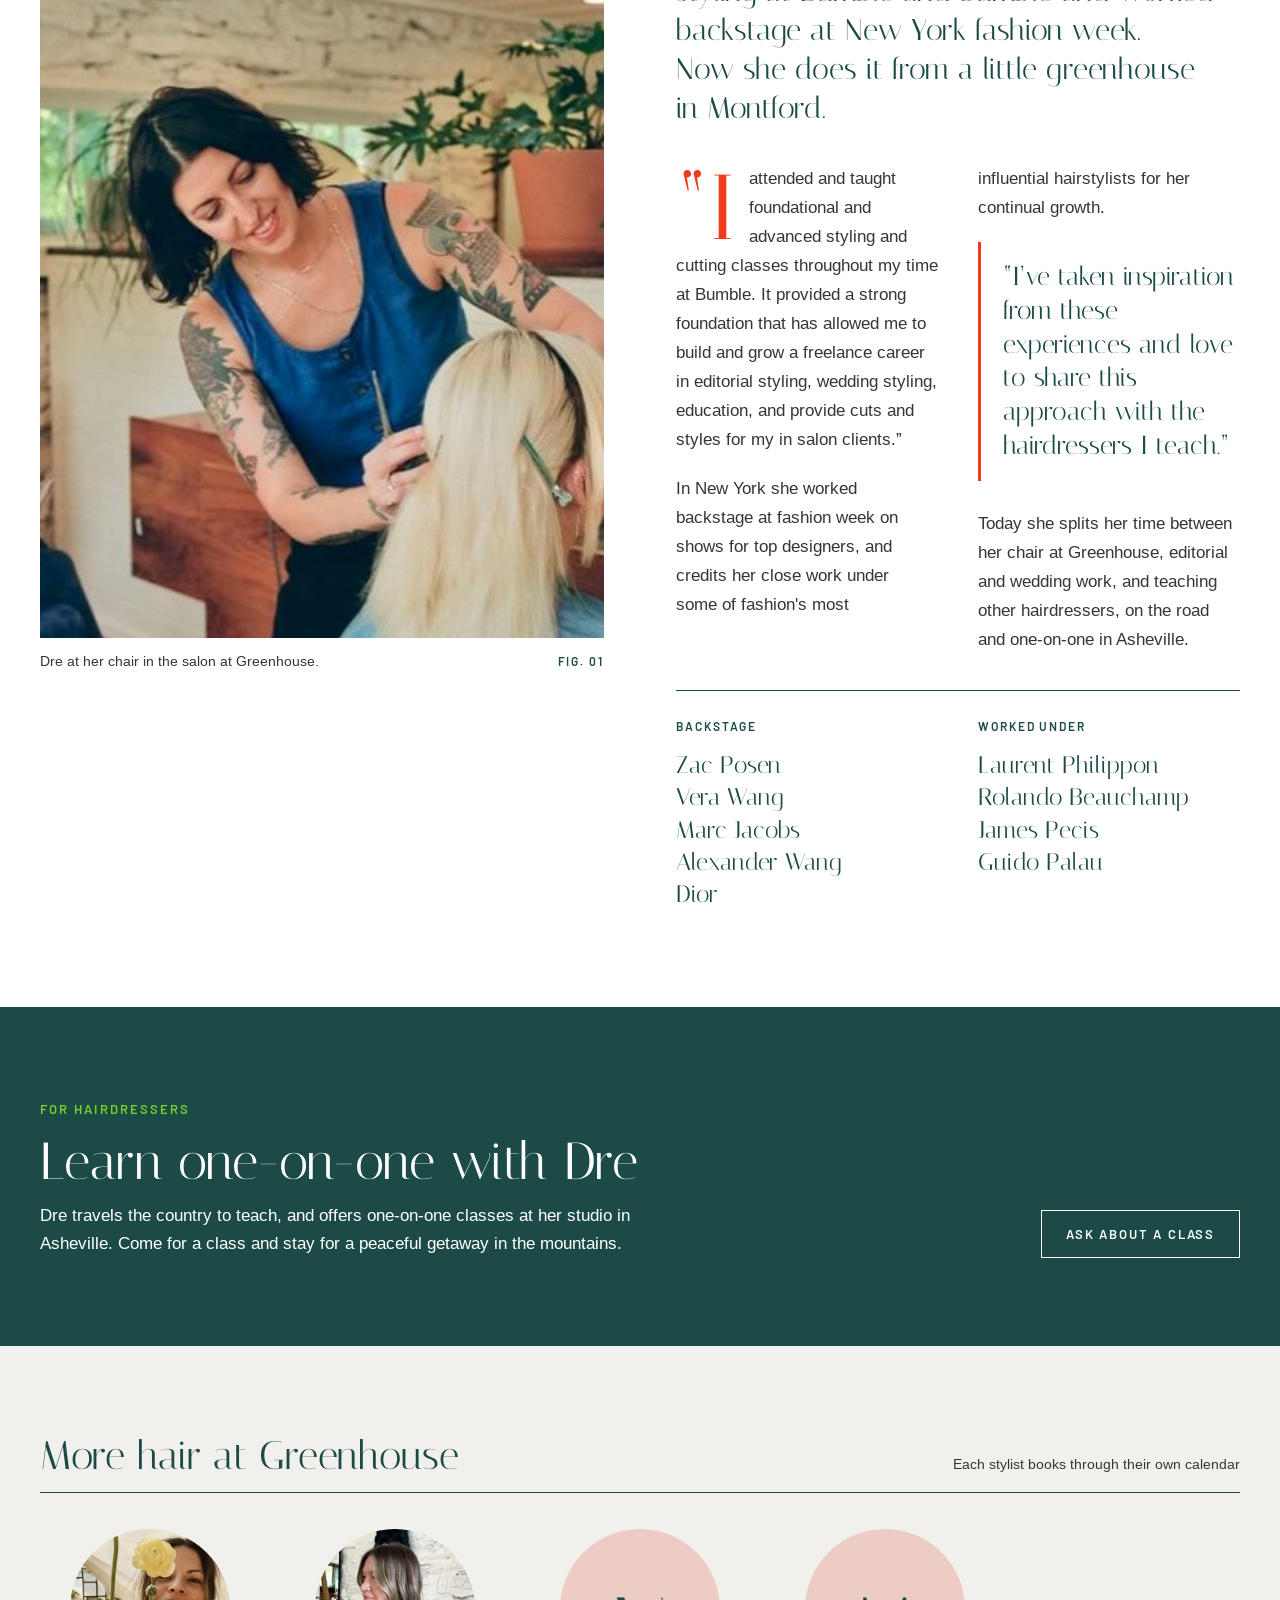
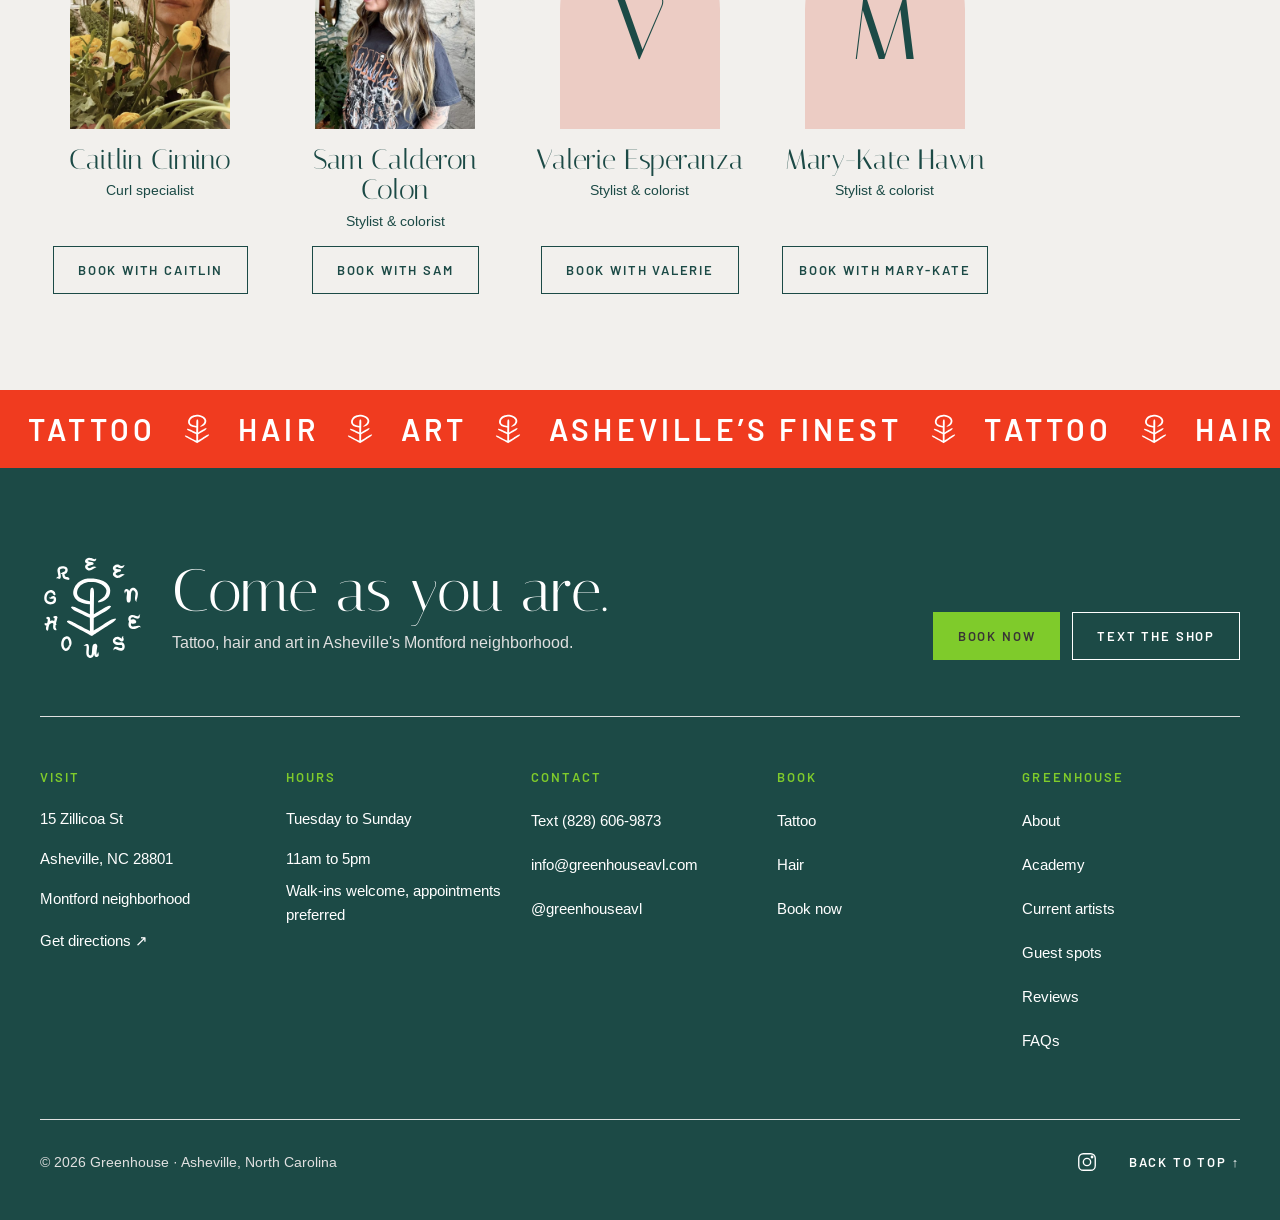
<file: dre.html>
<!doctype html>
<html lang="en">
<head>
<meta charset="utf-8">
<meta name="viewport" content="width=device-width, initial-scale=1">
<title>Dre Donoghue, hair stylist · Greenhouse Asheville</title>
<meta name="description" content="Classic and transformative cuts from Dre, a former Bumble and bumble educator. Book online.">
<meta property="og:type" content="website">
<meta property="og:title" content="Dre Donoghue, hair stylist · Greenhouse Asheville">
<meta property="og:description" content="Classic and transformative cuts from Dre, a former Bumble and bumble educator. Book online.">
<meta property="og:image" content="share.jpg">
<meta name="twitter:card" content="summary_large_image">
<meta name="theme-color" content="#F2F0ED">
<!-- Once the domain is set: make og:image a full URL and add <link rel="canonical" href="https://DOMAIN/dre.html"> -->
<link rel="icon" href="images/greenhouse-mark-vermilion.svg" type="image/svg+xml">
<link rel="preconnect" href="https://fonts.googleapis.com">
<link rel="preconnect" href="https://fonts.gstatic.com" crossorigin>
<link rel="stylesheet" href="https://fonts.googleapis.com/css2?family=Italiana&amp;family=Barlow:wght@400;500;600&amp;family=Arimo:ital,wght@0,400;0,700;1,400&amp;display=swap">
<link rel="stylesheet" href="css/site.css">
<link rel="stylesheet" href="css/booking.css">
<script src="js/booking.js" defer></script>
</head>
<body id="top">
<a class="gh-skip" href="#main">Skip to content</a>
<div style="background: #F2F0ED; color: #1C4A46; font-family: Arimo, Arial, sans-serif; font-size: 16px; line-height: 26px">

<header style="position: relative; border-bottom: 1px solid #1C4A46">
<div style="max-width: 1280px; margin: 0 auto; padding: 0 40px; height: 84px; display: grid; grid-template-columns: 1fr auto 1fr; align-items: center; gap: 16px">
<div style="justify-self: start; display: flex; align-items: center">
<nav aria-label="Services" class="gh-nav" style="display: flex; align-items: center; gap: 28px"><a href="tattoo.html" style="display: inline-flex; align-items: center; min-height: 44px; font-family: Barlow, Arial, sans-serif; font-weight: 600; letter-spacing: 0.14em; text-transform: uppercase; font-size: 13px; text-decoration: none">Tattoo</a><a href="hair.html" style="display: inline-flex; align-items: center; min-height: 44px; font-family: Barlow, Arial, sans-serif; font-weight: 600; letter-spacing: 0.14em; text-transform: uppercase; font-size: 13px; text-decoration: none">Hair</a><a href="academy.html" style="display: inline-flex; align-items: center; min-height: 44px; font-family: Barlow, Arial, sans-serif; font-weight: 600; letter-spacing: 0.14em; text-transform: uppercase; font-size: 13px; text-decoration: none">Academy</a></nav>
<details class="gh-menu" style="display: none; position: static"><summary style="display: flex; align-items: center; min-height: 44px; padding-right: 8px; cursor: pointer; color: #1C4A46; font-family: Barlow, Arial, sans-serif; font-weight: 600; letter-spacing: 0.14em; text-transform: uppercase; font-size: 13px; cursor: pointer">Menu</summary><nav aria-label="Menu" class="gh-menu-panel" style="display: none; flex-direction: column; position: absolute; left: 0; right: 0; top: 84px; z-index: 20; background: #F2F0ED; border-bottom: 1px solid #1C4A46"><a href="tattoo.html" style="display: flex; align-items: center; min-height: 52px; padding: 0 40px; border-top: 1px solid #1C4A46; font-family: Barlow, Arial, sans-serif; font-weight: 600; font-size: 13px; letter-spacing: 0.16em; text-transform: uppercase; text-decoration: none">Tattoo</a><a href="hair.html" style="display: flex; align-items: center; min-height: 52px; padding: 0 40px; border-top: 1px solid #1C4A46; font-family: Barlow, Arial, sans-serif; font-weight: 600; font-size: 13px; letter-spacing: 0.16em; text-transform: uppercase; text-decoration: none">Hair</a><a href="academy.html" style="display: flex; align-items: center; min-height: 52px; padding: 0 40px; border-top: 1px solid #1C4A46; font-family: Barlow, Arial, sans-serif; font-weight: 600; font-size: 13px; letter-spacing: 0.16em; text-transform: uppercase; text-decoration: none">Academy</a><a href="art.html" style="display: flex; align-items: center; min-height: 52px; padding: 0 40px; border-top: 1px solid #1C4A46; font-family: Barlow, Arial, sans-serif; font-weight: 600; font-size: 13px; letter-spacing: 0.16em; text-transform: uppercase; text-decoration: none">Art</a><a href="about.html" style="display: flex; align-items: center; min-height: 52px; padding: 0 40px; border-top: 1px solid #1C4A46; font-family: Barlow, Arial, sans-serif; font-weight: 600; font-size: 13px; letter-spacing: 0.16em; text-transform: uppercase; text-decoration: none">About</a><a href="reviews.html" style="display: flex; align-items: center; min-height: 52px; padding: 0 40px; border-top: 1px solid #1C4A46; font-family: Barlow, Arial, sans-serif; font-weight: 600; font-size: 13px; letter-spacing: 0.16em; text-transform: uppercase; text-decoration: none">Reviews</a><a href="faqs.html" style="display: flex; align-items: center; min-height: 52px; padding: 0 40px; border-top: 1px solid #1C4A46; font-family: Barlow, Arial, sans-serif; font-weight: 600; font-size: 13px; letter-spacing: 0.16em; text-transform: uppercase; text-decoration: none">FAQs</a></nav></details>
</div>
<a href="index.html" aria-label="Greenhouse home" style="display: block"><img src="images/greenhouse-mark-vermilion.svg" alt="Greenhouse" style="height: 44px; width: auto; display: block"></a>
<div style="justify-self: end; display: flex; align-items: center; gap: 28px">
<nav aria-label="More" class="gh-nav" style="display: flex; align-items: center; gap: 28px"><a href="art.html" style="display: inline-flex; align-items: center; min-height: 44px; font-family: Barlow, Arial, sans-serif; font-weight: 600; letter-spacing: 0.14em; text-transform: uppercase; font-size: 13px; text-decoration: none">Art</a><a href="about.html" style="display: inline-flex; align-items: center; min-height: 44px; font-family: Barlow, Arial, sans-serif; font-weight: 600; letter-spacing: 0.14em; text-transform: uppercase; font-size: 13px; text-decoration: none">About</a></nav>
<a class="gh-btn gh-btn--primary" href="book.html" style="display: inline-flex; align-items: center; justify-content: center; min-height: 48px; padding: 0 24px; box-sizing: border-box; font-family: Barlow, Arial, sans-serif; font-weight: 600; font-size: 13px; letter-spacing: 0.14em; text-transform: uppercase; text-decoration: none; white-space: nowrap; cursor: pointer; background: #1C4A46; color: #FFFFFF; border: 1.5px solid #1C4A46" data-book="">Book now</a>
</div>
</div>
</header>

<main id="main">
<section style="border-bottom: 1px solid #1C4A46">
<div style="max-width: 1280px; margin: 0 auto; padding: 72px 40px 88px; display: grid; grid-template-columns: repeat(auto-fit, minmax(min(100%, 420px), 1fr)); gap: 72px; align-items: center">
<img src="images/dre-donoghue.jpg" alt="Dre Donoghue" style="width: 100%; max-width: 520px; height: 640px; object-fit: cover; border-radius: 999px 999px 0 0; display: block; justify-self: center">
<div style="display: flex; flex-direction: column; gap: 22px">
<p style="margin: 0; font-family: Barlow, Arial, sans-serif; font-weight: 600; font-size: 13px; letter-spacing: 0.16em; text-transform: uppercase">Founder · stylist · educator</p>
<h1 style="margin: 0; font-family: Italiana, Georgia, serif; font-weight: 400; font-size: clamp(56px, 7vw, 96px); line-height: 0.95">Dre Donoghue</h1>
<p style="margin: 0; font-size: 19px; line-height: 32px">Dre spent over a decade in New York, starting in the cutting program at Bumble and bumble in 2005 and becoming a stylist and lead educator there. Now she cuts, styles and teaches from Greenhouse in Asheville.</p>
<dl style="margin: 0; display: grid; grid-template-columns: auto 1fr; gap: 10px 28px; padding: 20px 0; border-top: 1px solid #1C4A46; border-bottom: 1px solid #1C4A46; font-size: 15px; line-height: 24px">
<dt style="font-family: Barlow, Arial, sans-serif; font-weight: 600; font-size: 13px; letter-spacing: 0.16em; text-transform: uppercase; padding-top: 1px">Cuts</dt><dd style="margin: 0">Classic from $150 · Transformative from $175</dd>
<dt style="font-family: Barlow, Arial, sans-serif; font-weight: 600; font-size: 13px; letter-spacing: 0.16em; text-transform: uppercase; padding-top: 1px">Hours</dt><dd style="margin: 0">11am to 5pm</dd>
<dt style="font-family: Barlow, Arial, sans-serif; font-weight: 600; font-size: 13px; letter-spacing: 0.16em; text-transform: uppercase; padding-top: 1px">Walk-ins</dt><dd style="margin: 0">Welcome; appointments preferred</dd>
</dl>
<div style="display: flex; flex-wrap: wrap; align-items: center; gap: 20px">
<a class="gh-btn gh-btn--primary" href="https://www.vagaro.com/dreatgreenhouse/book-now" style="display: inline-flex; align-items: center; justify-content: center; min-height: 48px; padding: 0 24px; box-sizing: border-box; font-family: Barlow, Arial, sans-serif; font-weight: 600; font-size: 13px; letter-spacing: 0.14em; text-transform: uppercase; text-decoration: none; white-space: nowrap; cursor: pointer; background: #1C4A46; color: #FFFFFF; border: 1.5px solid #1C4A46" target="_blank" rel="noopener">Book with Dre</a>
<a href="https://www.instagram.com/dre_donoghue/" style="font-size: 15px" target="_blank" rel="noopener">Dre on Instagram</a>
</div>
</div>
</div>
</section>

<section id="book" aria-labelledby="book-heading">
<div style="max-width: 1280px; margin: 0 auto; padding: 88px 40px 96px; display: flex; flex-direction: column; gap: 40px">
<div style="display: flex; flex-wrap: wrap; justify-content: space-between; align-items: flex-end; gap: 24px">
<div style="display: flex; flex-direction: column; gap: 8px">
<p style="margin: 0; font-family: Barlow, Arial, sans-serif; font-weight: 600; font-size: 13px; letter-spacing: 0.16em; text-transform: uppercase">Book online</p>
<h2 id="book-heading" style="margin: 0; font-family: Italiana, Georgia, serif; font-weight: 400; font-size: 52px; line-height: 1">Book with Dre</h2>
</div>
<p style="margin: 0; font-size: 15px; line-height: 24px; color: #393536">Need to change an appointment? Text <strong>(828) 606-9873</strong>.</p>
</div>
<div style="display: flex; flex-direction: column">
<p style="margin: 0; padding-bottom: 14px; border-bottom: 1px solid #1C4A46; font-family: Barlow, Arial, sans-serif; font-weight: 600; font-size: 13px; letter-spacing: 0.16em; text-transform: uppercase">Haircuts</p>
<div style="display: flex; flex-wrap: wrap; align-items: center; justify-content: space-between; gap: 20px 40px; padding: 28px 0; border-bottom: 1px solid #1C4A46">
<div style="flex: 1 1 420px; display: flex; flex-direction: column; gap: 6px">
<h3 style="margin: 0; font-family: Italiana, Georgia, serif; font-weight: 400; font-size: 34px; line-height: 1.1">Classic Cut w/ Dre</h3>
<p style="margin: 0; font-size: 15px; line-height: 24px; color: #393536; max-width: 620px">For existing clients only. Your maintenance haircut, no big changes. Looking for a new shape or length? Book a transformative cut.</p>
</div>
<div style="display: flex; align-items: center; gap: 28px">
<span style="font-family: Barlow, Arial, sans-serif; font-weight: 500; font-size: 20px; letter-spacing: 0.04em; white-space: nowrap">from $150</span>
<a class="gh-btn gh-btn--outline" href="https://www.vagaro.com/dreatgreenhouse/book-now" style="display: inline-flex; align-items: center; justify-content: center; min-height: 48px; padding: 0 24px; box-sizing: border-box; font-family: Barlow, Arial, sans-serif; font-weight: 600; font-size: 13px; letter-spacing: 0.14em; text-transform: uppercase; text-decoration: none; white-space: nowrap; cursor: pointer; background: transparent; color: #1C4A46; border: 1.5px solid #1C4A46" target="_blank" rel="noopener">Book</a>
</div>
</div>
<div style="display: flex; flex-wrap: wrap; align-items: center; justify-content: space-between; gap: 20px 40px; padding: 28px 0; border-bottom: 1px solid #1C4A46">
<div style="flex: 1 1 420px; display: flex; flex-direction: column; gap: 6px">
<h3 style="margin: 0; font-family: Italiana, Georgia, serif; font-weight: 400; font-size: 34px; line-height: 1.1">Transformative Cut w/ Dre</h3>
<p style="margin: 0; font-size: 15px; line-height: 24px; color: #393536; max-width: 620px">For all new clients, and existing clients after a big change: shags, big length shifts, and debulking major amounts of hair.</p>
</div>
<div style="display: flex; align-items: center; gap: 28px">
<span style="font-family: Barlow, Arial, sans-serif; font-weight: 500; font-size: 20px; letter-spacing: 0.04em; white-space: nowrap">from $175</span>
<a class="gh-btn gh-btn--outline" href="https://www.vagaro.com/dreatgreenhouse/book-now" style="display: inline-flex; align-items: center; justify-content: center; min-height: 48px; padding: 0 24px; box-sizing: border-box; font-family: Barlow, Arial, sans-serif; font-weight: 600; font-size: 13px; letter-spacing: 0.14em; text-transform: uppercase; text-decoration: none; white-space: nowrap; cursor: pointer; background: transparent; color: #1C4A46; border: 1.5px solid #1C4A46" target="_blank" rel="noopener">Book</a>
</div>
</div>
<div style="display: flex; flex-wrap: wrap; align-items: center; justify-content: space-between; gap: 20px 40px; padding: 28px 0; border-bottom: 1px solid #1C4A46">
<div style="flex: 1 1 420px; display: flex; flex-direction: column; gap: 6px">
<h3 style="margin: 0; font-family: Italiana, Georgia, serif; font-weight: 400; font-size: 34px; line-height: 1.1">Add on Shampoo &amp; Blowdry</h3>
<p style="margin: 0; font-size: 15px; line-height: 24px; color: #393536; max-width: 620px">For new and existing clients.</p>
</div>
<div style="display: flex; align-items: center; gap: 28px">
<span style="font-family: Barlow, Arial, sans-serif; font-weight: 500; font-size: 20px; letter-spacing: 0.04em; white-space: nowrap">$60</span>
<a class="gh-btn gh-btn--outline" href="https://www.vagaro.com/dreatgreenhouse/book-now" style="display: inline-flex; align-items: center; justify-content: center; min-height: 48px; padding: 0 24px; box-sizing: border-box; font-family: Barlow, Arial, sans-serif; font-weight: 600; font-size: 13px; letter-spacing: 0.14em; text-transform: uppercase; text-decoration: none; white-space: nowrap; cursor: pointer; background: transparent; color: #1C4A46; border: 1.5px solid #1C4A46" target="_blank" rel="noopener">Book</a>
</div>
</div>
</div>
<div style="display: grid; grid-template-columns: repeat(auto-fit, minmax(min(100%, 280px), 1fr)); gap: 32px 48px; padding: 32px; background: #FFFFFF">
<div style="display: flex; flex-direction: column; gap: 8px">
<h3 style="margin: 0; font-family: Italiana, Georgia, serif; font-weight: 400; font-size: 28px; line-height: 1.1">Which cut?</h3>
<p style="margin: 0; font-size: 15px; line-height: 24px; color: #393536">First visit with Dre, or ready for a new shape? Book a <strong>transformative cut</strong>. Keeping the shape you have? A <strong>classic cut</strong>.</p>
</div>
<div style="display: flex; flex-direction: column; gap: 8px">
<h3 style="margin: 0; font-family: Italiana, Georgia, serif; font-weight: 400; font-size: 28px; line-height: 1.1">Come ready</h3>
<p style="margin: 0; font-size: 15px; line-height: 24px; color: #393536">Please arrive with clean, naturally dried hair. Shampoo isn't included; add a shampoo and blowdry if you'd like one.</p>
</div>
<div style="display: flex; flex-direction: column; gap: 8px">
<h3 style="margin: 0; font-family: Italiana, Georgia, serif; font-weight: 400; font-size: 28px; line-height: 1.1">Questions</h3>
<p style="margin: 0; font-size: 15px; line-height: 24px; color: #393536"><a href="mailto:info@greenhouseavl.com">info@greenhouseavl.com</a><br>15 Zillicoa St, Asheville, NC 28801</p>
</div>
</div>
</div>
</section>

<section aria-label="Cuts by Dre" style="display: grid; grid-template-columns: repeat(auto-fill, minmax(max(25%, 180px), 1fr))">
<img src="images/photos/031-IMG_0042.jpg" alt="Shaggy curtain-bang cut by Dre" style="width: 100%; aspect-ratio: 4 / 5; height: auto; object-fit: cover; display: block">
<img src="images/photos/148-IMG_0038.jpg" alt="Textured pixie by Dre" style="width: 100%; aspect-ratio: 4 / 5; height: auto; object-fit: cover; display: block">
<img src="images/photos/183-IMG_0034.jpg" alt="Short bob with bangs by Dre" style="width: 100%; aspect-ratio: 4 / 5; height: auto; object-fit: cover; display: block">
<img src="images/photos/186-IMG_0041.jpg" alt="Long natural curls cut by Dre" style="width: 100%; aspect-ratio: 4 / 5; height: auto; object-fit: cover; display: block">
<img src="images/photos/072-IMG_0037.jpg" alt="Long layers with curtain bangs by Dre" style="width: 100%; aspect-ratio: 4 / 5; height: auto; object-fit: cover; display: block">
<img src="images/photos/137-IMG_8321_Facetune_09-12-2020-23-19-51.jpg" alt="Shag with bangs by Dre" style="width: 100%; aspect-ratio: 4 / 5; height: auto; object-fit: cover; display: block">
<img src="images/photos/284-IMG_0033.jpg" alt="Soft chin-length cut by Dre" style="width: 100%; aspect-ratio: 4 / 5; height: auto; object-fit: cover; display: block">
<img src="images/photos/122-IMG_0040.jpg" alt="Long blonde layers by Dre" style="width: 100%; aspect-ratio: 4 / 5; height: auto; object-fit: cover; display: block">
</section>

<section aria-labelledby="about-dre-heading" style="background: #FFFFFF; border-bottom: 1px solid #1C4A46">
<div style="max-width: 1280px; margin: 0 auto; padding: 72px 40px 96px; display: flex; flex-direction: column; gap: 56px">

<div style="display: flex; flex-wrap: wrap; justify-content: space-between; gap: 12px; padding-bottom: 14px; border-bottom: 1px solid #1C4A46; color: #1C4A46">
<p style="margin: 0; font-family: Barlow, Arial, sans-serif; font-weight: 600; font-size: 12px; letter-spacing: 0.16em; text-transform: uppercase">Profile</p>
<p style="margin: 0; font-family: Barlow, Arial, sans-serif; font-weight: 600; font-size: 12px; letter-spacing: 0.16em; text-transform: uppercase">Dre Donoghue</p>
<p style="margin: 0; font-family: Barlow, Arial, sans-serif; font-weight: 600; font-size: 12px; letter-spacing: 0.16em; text-transform: uppercase">Hair · Asheville</p>
</div>

<div style="display: grid; grid-template-columns: repeat(auto-fit, minmax(min(100%, 300px), 1fr)); gap: 24px 72px; align-items: end">
<h2 id="about-dre-heading" style="margin: 0; grid-column: 1 / -1; max-width: 15em; font-family: Italiana, Georgia, serif; font-weight: 400; font-size: clamp(40px, 6vw, 84px); line-height: 1.02; color: #1C4A46; text-indent: -0.42em; padding-left: 0.42em"><span aria-hidden="true" style="color: #F03B1F">“</span>Moving to the mountains has been such a nice change for me and my family.”</h2>
</div>

<div style="display: grid; grid-template-columns: repeat(auto-fit, minmax(min(100%, 380px), 1fr)); gap: 56px 72px; align-items: start">

<figure style="margin: 0; display: flex; flex-direction: column; gap: 12px">
<img src="images/photos/133-Screen-Shot-2024-04-23-at-7.51.35-PM.jpg" alt="Dre styling a client's hair in the studio" style="width: 100%; aspect-ratio: 4 / 5; height: auto; object-fit: cover; display: block">
<figcaption style="display: flex; justify-content: space-between; gap: 16px; font-size: 14px; line-height: 22px; color: #393536"><span>Dre at her chair in the salon at Greenhouse.</span><span style="font-family: Barlow, Arial, sans-serif; font-weight: 600; font-size: 12px; letter-spacing: 0.16em; text-transform: uppercase; font-size: 12px; color: #1C4A46; white-space: nowrap">Fig. 01</span></figcaption>
</figure>

<div style="display: flex; flex-direction: column; gap: 36px">
<p style="margin: 0; font-family: Italiana, Georgia, serif; font-size: 30px; line-height: 1.3; color: #1C4A46">Before Asheville, Dre taught cutting and styling at Bumble and bumble and worked backstage at New York fashion week. Now she does it from a little greenhouse in Montford.</p>

<div style="columns: 2 260px; column-gap: 40px; font-size: 17px; line-height: 29px; color: #393536">
<p style="margin: 0 0 20px"><span style="float: left; font-family: Italiana, Georgia, serif; font-size: 92px; line-height: 0.8; padding: 8px 12px 0 0; color: #F03B1F">“I</span> attended and taught foundational and advanced styling and cutting classes throughout my time at Bumble. It provided a strong foundation that has allowed me to build and grow a freelance career in editorial styling, wedding styling, education, and provide cuts and styles for my in salon clients.”</p>
<p style="margin: 0 0 20px">In New York she worked backstage at fashion week on shows for top designers, and credits her close work under some of fashion's most influential hairstylists for her continual growth.</p>
<blockquote style="margin: 8px 0 28px; padding: 18px 0 18px 22px; border-left: 3px solid #F03B1F; break-inside: avoid; font-family: Italiana, Georgia, serif; font-size: 26px; line-height: 1.3; color: #1C4A46">“I’ve taken inspiration from these experiences and love to share this approach with the hairdressers I teach.”</blockquote>
<p style="margin: 0">Today she splits her time between her chair at Greenhouse, editorial and wedding work, and teaching other hairdressers, on the road and one-on-one in Asheville.</p>
</div>

<div style="display: grid; grid-template-columns: repeat(auto-fit, minmax(min(100%, 220px), 1fr)); gap: 24px 40px; padding-top: 22px; border-top: 1px solid #1C4A46">
<div style="display: flex; flex-direction: column; gap: 10px">
<p style="margin: 0; font-family: Barlow, Arial, sans-serif; font-weight: 600; font-size: 12px; letter-spacing: 0.16em; text-transform: uppercase; color: #1C4A46">Backstage</p>
<p style="margin: 0; font-family: Italiana, Georgia, serif; font-size: 24px; line-height: 1.35; color: #1C4A46">Zac Posen<br>Vera Wang<br>Marc Jacobs<br>Alexander Wang<br>Dior</p>
</div>
<div style="display: flex; flex-direction: column; gap: 10px">
<p style="margin: 0; font-family: Barlow, Arial, sans-serif; font-weight: 600; font-size: 12px; letter-spacing: 0.16em; text-transform: uppercase; color: #1C4A46">Worked under</p>
<p style="margin: 0; font-family: Italiana, Georgia, serif; font-size: 24px; line-height: 1.35; color: #1C4A46">Laurent Philippon<br>Rolando Beauchamp<br>James Pecis<br>Guido Palau</p>
</div>
</div>
</div>

</div>
</div>
</section>

<section style="background: #1C4A46; color: #FFFFFF">
<div style="max-width: 1280px; margin: 0 auto; padding: 88px 40px; display: flex; flex-wrap: wrap; justify-content: space-between; align-items: flex-end; gap: 40px">
<div style="display: flex; flex-direction: column; gap: 14px; max-width: 640px">
<p style="margin: 0; font-family: Barlow, Arial, sans-serif; font-weight: 600; font-size: 13px; letter-spacing: 0.16em; text-transform: uppercase; color: #7FCB2B">For hairdressers</p>
<h2 style="margin: 0; font-family: Italiana, Georgia, serif; font-weight: 400; font-size: 52px; line-height: 1">Learn one-on-one with Dre</h2>
<p style="margin: 0; font-size: 17px; line-height: 28px">Dre travels the country to teach, and offers one-on-one classes at her studio in Asheville. Come for a class and stay for a peaceful getaway in the mountains.</p>
</div>
<a class="gh-btn gh-btn--outline-light" href="mailto:info@greenhouseavl.com" style="display: inline-flex; align-items: center; justify-content: center; min-height: 48px; padding: 0 24px; box-sizing: border-box; font-family: Barlow, Arial, sans-serif; font-weight: 600; font-size: 13px; letter-spacing: 0.14em; text-transform: uppercase; text-decoration: none; white-space: nowrap; cursor: pointer; background: transparent; color: #FFFFFF; border: 1.5px solid #FFFFFF">Ask about a class</a>
</div>
</section>

<section>
<div style="max-width: 1280px; margin: 0 auto; padding: 88px 40px 96px; display: flex; flex-direction: column; gap: 36px">
<div style="display: flex; flex-wrap: wrap; align-items: baseline; justify-content: space-between; gap: 12px; padding-bottom: 14px; border-bottom: 1px solid #1C4A46">
<h2 style="margin: 0; font-family: Italiana, Georgia, serif; font-weight: 400; font-size: 40px; line-height: 1.1">More hair at Greenhouse</h2>
<span style="font-size: 14px; color: #393536">Each stylist books through their own calendar</span>
</div>
<div style="display: grid; grid-template-columns: repeat(auto-fill, minmax(200px, 1fr)); gap: 40px 24px">
<div style="display: flex; flex-direction: column; align-items: center; gap: 4px; text-align: center">
<img src="images/photos/204-Caitlin.jpg" alt="Caitlin Cimino" style="width: 160px; height: 200px; object-fit: cover; object-position: 50% 30%; border-radius: 999px 999px 0 0; display: block; margin-bottom: 12px">
<h3 style="margin: 0; font-family: Italiana, Georgia, serif; font-weight: 400; font-size: 28px; line-height: 1.1">Caitlin Cimino</h3>
<p style="margin: 0; font-size: 14px; line-height: 22px">Curl specialist</p>
<div style="margin-top: auto; padding-top: 10px; display: flex; flex-direction: column; align-items: center; gap: 6px"><a class="gh-btn gh-btn--outline" href="https://daffodilcurls.square.site" style="display: inline-flex; align-items: center; justify-content: center; min-height: 48px; padding: 0 24px; box-sizing: border-box; font-family: Barlow, Arial, sans-serif; font-weight: 600; font-size: 13px; letter-spacing: 0.14em; text-transform: uppercase; text-decoration: none; white-space: nowrap; cursor: pointer; background: transparent; color: #1C4A46; border: 1.5px solid #1C4A46" target="_blank" rel="noopener">Book with Caitlin</a></div>
</div>
<div style="display: flex; flex-direction: column; align-items: center; gap: 4px; text-align: center">
<img src="images/photos/205-IMG_3376.jpg" alt="Hair by Sam Calderon Colon" style="width: 160px; height: 200px; object-fit: cover; border-radius: 999px 999px 0 0; display: block; margin-bottom: 12px">
<h3 style="margin: 0; font-family: Italiana, Georgia, serif; font-weight: 400; font-size: 28px; line-height: 1.1">Sam Calderon Colon</h3>
<p style="margin: 0; font-size: 14px; line-height: 22px">Stylist &amp; colorist</p>
<div style="margin-top: auto; padding-top: 10px; display: flex; flex-direction: column; align-items: center; gap: 6px"><a class="gh-btn gh-btn--outline" href="https://sam-at-greenhouse.square.site/" style="display: inline-flex; align-items: center; justify-content: center; min-height: 48px; padding: 0 24px; box-sizing: border-box; font-family: Barlow, Arial, sans-serif; font-weight: 600; font-size: 13px; letter-spacing: 0.14em; text-transform: uppercase; text-decoration: none; white-space: nowrap; cursor: pointer; background: transparent; color: #1C4A46; border: 1.5px solid #1C4A46" target="_blank" rel="noopener">Book with Sam</a></div>
</div>
<div style="display: flex; flex-direction: column; align-items: center; gap: 4px; text-align: center">
<div role="img" aria-label="Valerie" style="width: 160px; height: 200px; border-radius: 999px 999px 0 0; background: #ECCCC4; display: flex; align-items: center; justify-content: center; margin-bottom: 12px"><span aria-hidden="true" style="font-family: Italiana, Georgia, serif; font-size: 88px; line-height: 1; color: #1C4A46">V</span></div>
<h3 style="margin: 0; font-family: Italiana, Georgia, serif; font-weight: 400; font-size: 28px; line-height: 1.1">Valerie Esperanza</h3>
<p style="margin: 0; font-size: 14px; line-height: 22px">Stylist &amp; colorist</p>
<div style="margin-top: auto; padding-top: 10px; display: flex; flex-direction: column; align-items: center; gap: 6px"><a class="gh-btn gh-btn--outline" href="https://valerieesperanza.glossgenius.com" style="display: inline-flex; align-items: center; justify-content: center; min-height: 48px; padding: 0 24px; box-sizing: border-box; font-family: Barlow, Arial, sans-serif; font-weight: 600; font-size: 13px; letter-spacing: 0.14em; text-transform: uppercase; text-decoration: none; white-space: nowrap; cursor: pointer; background: transparent; color: #1C4A46; border: 1.5px solid #1C4A46" target="_blank" rel="noopener">Book with Valerie</a></div>
</div>
<div style="display: flex; flex-direction: column; align-items: center; gap: 4px; text-align: center">
<div role="img" aria-label="Mary-Kate" style="width: 160px; height: 200px; border-radius: 999px 999px 0 0; background: #ECCCC4; display: flex; align-items: center; justify-content: center; margin-bottom: 12px"><span aria-hidden="true" style="font-family: Italiana, Georgia, serif; font-size: 88px; line-height: 1; color: #1C4A46">M</span></div>
<h3 style="margin: 0; font-family: Italiana, Georgia, serif; font-weight: 400; font-size: 28px; line-height: 1.1">Mary-Kate Hawn</h3>
<p style="margin: 0; font-size: 14px; line-height: 22px">Stylist &amp; colorist</p>
<div style="margin-top: auto; padding-top: 10px; display: flex; flex-direction: column; align-items: center; gap: 6px"><a class="gh-btn gh-btn--outline" href="https://marykatedoeshair.square.site" style="display: inline-flex; align-items: center; justify-content: center; min-height: 48px; padding: 0 16px; box-sizing: border-box; font-family: Barlow, Arial, sans-serif; font-weight: 600; font-size: 13px; letter-spacing: 0.14em; text-transform: uppercase; text-decoration: none; white-space: nowrap; cursor: pointer; background: transparent; color: #1C4A46; border: 1.5px solid #1C4A46" target="_blank" rel="noopener">Book with Mary‑Kate</a></div>
</div>
</div>
</div>
</section>


<section aria-label="Tattoo, hair, art. Asheville’s finest." class="gh-ticker" style="background: #F03B1F; color: #FFFFFF; overflow: hidden">
<div class="gh-ticker-track" aria-hidden="true" style="display: flex; align-items: center; width: max-content; padding: 24px 0; white-space: nowrap"><span style="padding: 0 28px; font-family: Barlow, Arial, sans-serif; font-weight: 600; font-size: 30px; line-height: 1; letter-spacing: 0.14em; text-transform: uppercase">Tattoo</span><img src="images/greenhouse-mark-white.svg" alt="" style="height: 30px; width: auto; display: block; flex: 0 0 auto"><span style="padding: 0 28px; font-family: Barlow, Arial, sans-serif; font-weight: 600; font-size: 30px; line-height: 1; letter-spacing: 0.14em; text-transform: uppercase">Hair</span><img src="images/greenhouse-mark-white.svg" alt="" style="height: 30px; width: auto; display: block; flex: 0 0 auto"><span style="padding: 0 28px; font-family: Barlow, Arial, sans-serif; font-weight: 600; font-size: 30px; line-height: 1; letter-spacing: 0.14em; text-transform: uppercase">Art</span><img src="images/greenhouse-mark-white.svg" alt="" style="height: 30px; width: auto; display: block; flex: 0 0 auto"><span style="padding: 0 28px; font-family: Barlow, Arial, sans-serif; font-weight: 600; font-size: 30px; line-height: 1; letter-spacing: 0.14em; text-transform: uppercase">Asheville’s finest</span><img src="images/greenhouse-mark-white.svg" alt="" style="height: 30px; width: auto; display: block; flex: 0 0 auto"><span style="padding: 0 28px; font-family: Barlow, Arial, sans-serif; font-weight: 600; font-size: 30px; line-height: 1; letter-spacing: 0.14em; text-transform: uppercase">Tattoo</span><img src="images/greenhouse-mark-white.svg" alt="" style="height: 30px; width: auto; display: block; flex: 0 0 auto"><span style="padding: 0 28px; font-family: Barlow, Arial, sans-serif; font-weight: 600; font-size: 30px; line-height: 1; letter-spacing: 0.14em; text-transform: uppercase">Hair</span><img src="images/greenhouse-mark-white.svg" alt="" style="height: 30px; width: auto; display: block; flex: 0 0 auto"><span style="padding: 0 28px; font-family: Barlow, Arial, sans-serif; font-weight: 600; font-size: 30px; line-height: 1; letter-spacing: 0.14em; text-transform: uppercase">Art</span><img src="images/greenhouse-mark-white.svg" alt="" style="height: 30px; width: auto; display: block; flex: 0 0 auto"><span style="padding: 0 28px; font-family: Barlow, Arial, sans-serif; font-weight: 600; font-size: 30px; line-height: 1; letter-spacing: 0.14em; text-transform: uppercase">Asheville’s finest</span><img src="images/greenhouse-mark-white.svg" alt="" style="height: 30px; width: auto; display: block; flex: 0 0 auto"><span style="padding: 0 28px; font-family: Barlow, Arial, sans-serif; font-weight: 600; font-size: 30px; line-height: 1; letter-spacing: 0.14em; text-transform: uppercase">Tattoo</span><img src="images/greenhouse-mark-white.svg" alt="" style="height: 30px; width: auto; display: block; flex: 0 0 auto"><span style="padding: 0 28px; font-family: Barlow, Arial, sans-serif; font-weight: 600; font-size: 30px; line-height: 1; letter-spacing: 0.14em; text-transform: uppercase">Hair</span><img src="images/greenhouse-mark-white.svg" alt="" style="height: 30px; width: auto; display: block; flex: 0 0 auto"><span style="padding: 0 28px; font-family: Barlow, Arial, sans-serif; font-weight: 600; font-size: 30px; line-height: 1; letter-spacing: 0.14em; text-transform: uppercase">Art</span><img src="images/greenhouse-mark-white.svg" alt="" style="height: 30px; width: auto; display: block; flex: 0 0 auto"><span style="padding: 0 28px; font-family: Barlow, Arial, sans-serif; font-weight: 600; font-size: 30px; line-height: 1; letter-spacing: 0.14em; text-transform: uppercase">Asheville’s finest</span><img src="images/greenhouse-mark-white.svg" alt="" style="height: 30px; width: auto; display: block; flex: 0 0 auto"><span style="padding: 0 28px; font-family: Barlow, Arial, sans-serif; font-weight: 600; font-size: 30px; line-height: 1; letter-spacing: 0.14em; text-transform: uppercase">Tattoo</span><img src="images/greenhouse-mark-white.svg" alt="" style="height: 30px; width: auto; display: block; flex: 0 0 auto"><span style="padding: 0 28px; font-family: Barlow, Arial, sans-serif; font-weight: 600; font-size: 30px; line-height: 1; letter-spacing: 0.14em; text-transform: uppercase">Hair</span><img src="images/greenhouse-mark-white.svg" alt="" style="height: 30px; width: auto; display: block; flex: 0 0 auto"><span style="padding: 0 28px; font-family: Barlow, Arial, sans-serif; font-weight: 600; font-size: 30px; line-height: 1; letter-spacing: 0.14em; text-transform: uppercase">Art</span><img src="images/greenhouse-mark-white.svg" alt="" style="height: 30px; width: auto; display: block; flex: 0 0 auto"><span style="padding: 0 28px; font-family: Barlow, Arial, sans-serif; font-weight: 600; font-size: 30px; line-height: 1; letter-spacing: 0.14em; text-transform: uppercase">Asheville’s finest</span><img src="images/greenhouse-mark-white.svg" alt="" style="height: 30px; width: auto; display: block; flex: 0 0 auto"></div>
</section>

</main>

<footer style="background: #1C4A46; color: #FFFFFF">
<div style="max-width: 1280px; margin: 0 auto; padding: 88px 40px 36px; display: flex; flex-direction: column; gap: 56px">
<div style="display: flex; flex-wrap: wrap; justify-content: space-between; align-items: flex-end; gap: 32px 48px">
<div style="display: flex; align-items: center; gap: 28px">
<img src="images/greenhouse-seal-white.svg" alt="" style="width: 104px; height: 104px; display: block; flex: 0 0 auto">
<div style="display: flex; flex-direction: column; gap: 8px">
<p style="margin: 0; font-family: Italiana, Georgia, serif; font-weight: 400; font-size: clamp(40px, 5vw, 60px); line-height: 1">Come as you are.</p>
<p style="margin: 0; font-size: 16px; line-height: 26px; color: #E0E0E0">Tattoo, hair and art in Asheville's Montford neighborhood.</p>
</div>
</div>
<div style="display: flex; flex-wrap: wrap; gap: 12px">
<a class="gh-btn gh-btn--lime" href="book.html" style="display: inline-flex; align-items: center; justify-content: center; min-height: 48px; padding: 0 24px; box-sizing: border-box; font-family: Barlow, Arial, sans-serif; font-weight: 600; font-size: 13px; letter-spacing: 0.14em; text-transform: uppercase; text-decoration: none; white-space: nowrap; cursor: pointer; background: #7FCB2B; color: #393536; border: 1.5px solid #7FCB2B" data-book="">Book now</a>
<a class="gh-btn gh-btn--outline-light" href="sms:+18286069873" style="display: inline-flex; align-items: center; justify-content: center; min-height: 48px; padding: 0 24px; box-sizing: border-box; font-family: Barlow, Arial, sans-serif; font-weight: 600; font-size: 13px; letter-spacing: 0.14em; text-transform: uppercase; text-decoration: none; white-space: nowrap; cursor: pointer; background: transparent; color: #FFFFFF; border: 1.5px solid #FFFFFF">Text the shop</a>
</div>
</div>
<div style="display: grid; grid-template-columns: repeat(auto-fit, minmax(min(100%, 140px), 1fr)); gap: 36px 28px; padding-top: 48px; border-top: 1px solid #E0E0E0; font-size: 15px; line-height: 24px; overflow-wrap: anywhere">
<div style="display: flex; flex-direction: column; gap: 0"><p style="margin: 0 0 10px; font-family: Barlow, Arial, sans-serif; font-weight: 600; letter-spacing: 0.16em; text-transform: uppercase; font-size: 13px; color: #7FCB2B">Visit</p><span style="display: inline-flex; align-items: center; min-height: 40px">15 Zillicoa St</span><span style="display: inline-flex; align-items: center; min-height: 40px">Asheville, NC 28801</span><span style="display: inline-flex; align-items: center; min-height: 40px">Montford neighborhood</span><a href="https://www.google.com/maps/search/?api=1&amp;query=Greenhouse+15+Zillicoa+St+Asheville+NC" target="_blank" rel="noopener" style="color: #FFFFFF; text-decoration: none; display: inline-flex; align-items: center; min-height: 44px">Get directions ↗</a></div>
<div style="display: flex; flex-direction: column; gap: 0"><p style="margin: 0 0 10px; font-family: Barlow, Arial, sans-serif; font-weight: 600; letter-spacing: 0.16em; text-transform: uppercase; font-size: 13px; color: #7FCB2B">Hours</p><span style="display: inline-flex; align-items: center; min-height: 40px">Tuesday to Sunday</span><span style="display: inline-flex; align-items: center; min-height: 40px">11am to 5pm</span><span style="display: inline-flex; align-items: center; min-height: 40px">Walk-ins welcome, appointments preferred</span></div>
<div class="gh-foot-contact" style="display: flex; flex-direction: column; gap: 0"><p style="margin: 0 0 10px; font-family: Barlow, Arial, sans-serif; font-weight: 600; letter-spacing: 0.16em; text-transform: uppercase; font-size: 13px; color: #7FCB2B">Contact</p><a href="sms:+18286069873" style="color: #FFFFFF; text-decoration: none; display: inline-flex; align-items: center; min-height: 44px">Text (828) 606-9873</a><a href="mailto:info@greenhouseavl.com" style="color: #FFFFFF; text-decoration: none; display: inline-flex; align-items: center; min-height: 44px">info@greenhouseavl.com</a><a href="https://www.instagram.com/greenhouseavl" style="color: #FFFFFF; text-decoration: none; display: inline-flex; align-items: center; min-height: 44px">@greenhouseavl</a></div>
<div style="display: flex; flex-direction: column; gap: 0"><p style="margin: 0 0 10px; font-family: Barlow, Arial, sans-serif; font-weight: 600; letter-spacing: 0.16em; text-transform: uppercase; font-size: 13px; color: #7FCB2B">Book</p><a href="tattoo.html" style="color: #FFFFFF; text-decoration: none; display: inline-flex; align-items: center; min-height: 44px">Tattoo</a><a href="hair.html" style="color: #FFFFFF; text-decoration: none; display: inline-flex; align-items: center; min-height: 44px">Hair</a><a href="book.html" style="color: #FFFFFF; text-decoration: none; display: inline-flex; align-items: center; min-height: 44px" data-book="">Book now</a></div>
<div style="display: flex; flex-direction: column; gap: 0"><p style="margin: 0 0 10px; font-family: Barlow, Arial, sans-serif; font-weight: 600; letter-spacing: 0.16em; text-transform: uppercase; font-size: 13px; color: #7FCB2B">Greenhouse</p><a href="about.html" style="color: #FFFFFF; text-decoration: none; display: inline-flex; align-items: center; min-height: 44px">About</a><a href="academy.html" style="color: #FFFFFF; text-decoration: none; display: inline-flex; align-items: center; min-height: 44px">Academy</a><a href="art.html" style="color: #FFFFFF; text-decoration: none; display: inline-flex; align-items: center; min-height: 44px">Current artists</a><a href="guest-spots.html" style="color: #FFFFFF; text-decoration: none; display: inline-flex; align-items: center; min-height: 44px">Guest spots</a><a href="reviews.html" style="color: #FFFFFF; text-decoration: none; display: inline-flex; align-items: center; min-height: 44px">Reviews</a><a href="faqs.html" style="color: #FFFFFF; text-decoration: none; display: inline-flex; align-items: center; min-height: 44px">FAQs</a></div>
</div>
<div style="display: flex; flex-wrap: wrap; justify-content: space-between; align-items: center; gap: 12px 24px; padding-top: 20px; border-top: 1px solid #E0E0E0; font-size: 14px; line-height: 22px; color: #E0E0E0">
<span>© 2026 Greenhouse · Asheville, North Carolina</span>
<div style="display: flex; align-items: center; gap: 20px">
<a href="https://www.instagram.com/greenhouseavl/" target="_blank" rel="noopener" aria-label="Greenhouse on Instagram" style="display: inline-flex; align-items: center; justify-content: center; width: 44px; height: 44px"><svg width="22" height="22" viewBox="0 0 24 24" fill="none" stroke="#FFFFFF" stroke-width="1.5" aria-hidden="true"><rect x="3" y="3" width="18" height="18" rx="5"></rect><circle cx="12" cy="12" r="4"></circle><circle cx="17.5" cy="6.5" r="0.8" fill="#FFFFFF"></circle></svg></a>
<a href="#top" style="display: inline-flex; align-items: center; min-height: 44px; color: #FFFFFF; font-family: Barlow, Arial, sans-serif; font-weight: 600; letter-spacing: 0.14em; text-transform: uppercase; font-size: 13px; text-decoration: none">Back to top ↑</a>
</div>
</div>
</div>
</footer>
<div class="gh-mbar gh-dark" style="display: none; position: sticky; bottom: 0; z-index: 30; gap: 8px; padding: 10px 16px calc(10px + env(safe-area-inset-bottom)); background: #1C4A46; border-top: 1px solid rgba(255, 255, 255, 0.25)">
<a class="gh-btn gh-btn--lime" href="book.html" data-book="" style="display: inline-flex; align-items: center; justify-content: center; min-height: 48px; padding: 0 24px; box-sizing: border-box; font-family: Barlow, Arial, sans-serif; font-weight: 600; font-size: 13px; letter-spacing: 0.14em; text-transform: uppercase; text-decoration: none; white-space: nowrap; cursor: pointer; background: #7FCB2B; color: #393536; border: 1.5px solid #7FCB2B; flex: 1 1 0">Book</a>
<a class="gh-btn gh-btn--outline-light" href="sms:+18286069873" style="display: inline-flex; align-items: center; justify-content: center; min-height: 48px; padding: 0 24px; box-sizing: border-box; font-family: Barlow, Arial, sans-serif; font-weight: 600; font-size: 13px; letter-spacing: 0.14em; text-transform: uppercase; text-decoration: none; white-space: nowrap; cursor: pointer; background: transparent; color: #FFFFFF; border: 1.5px solid #FFFFFF; flex: 1 1 0">Text the shop</a>
</div>

</div>
</body>
</html>
</file>
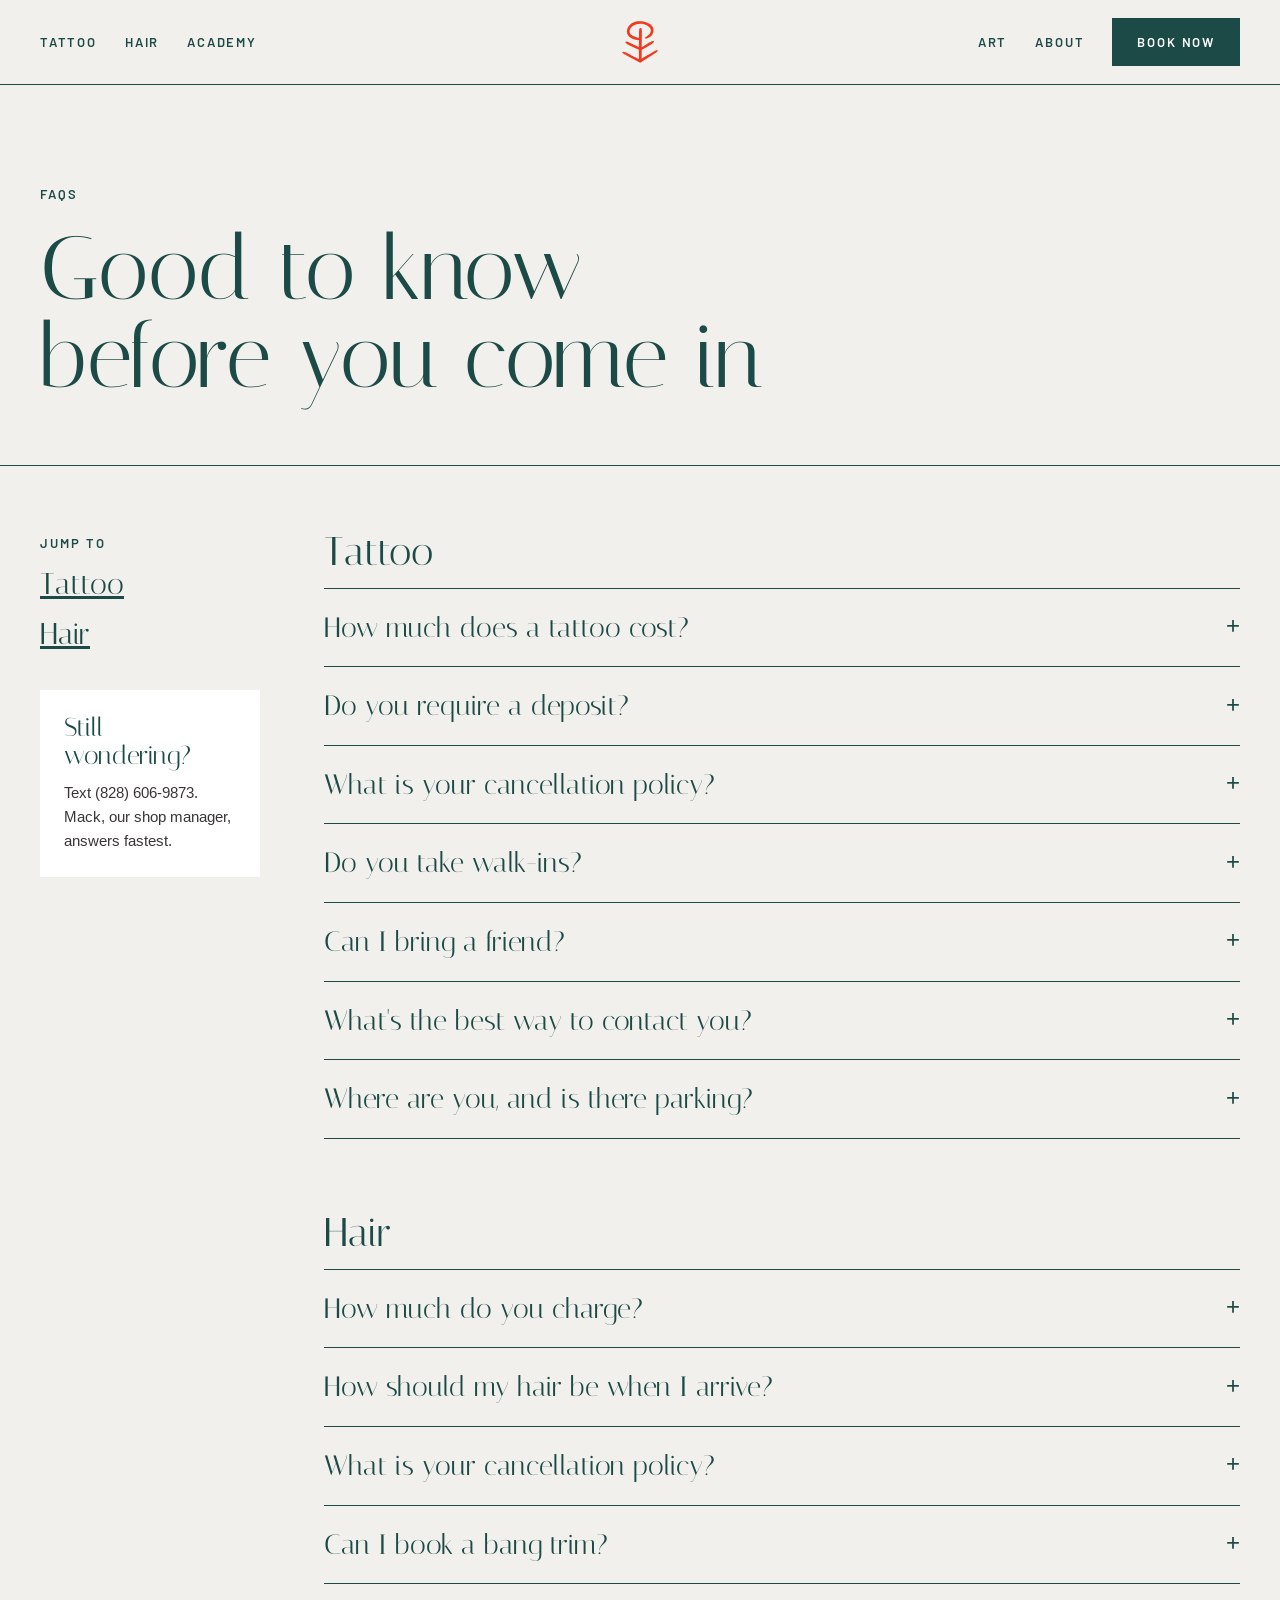
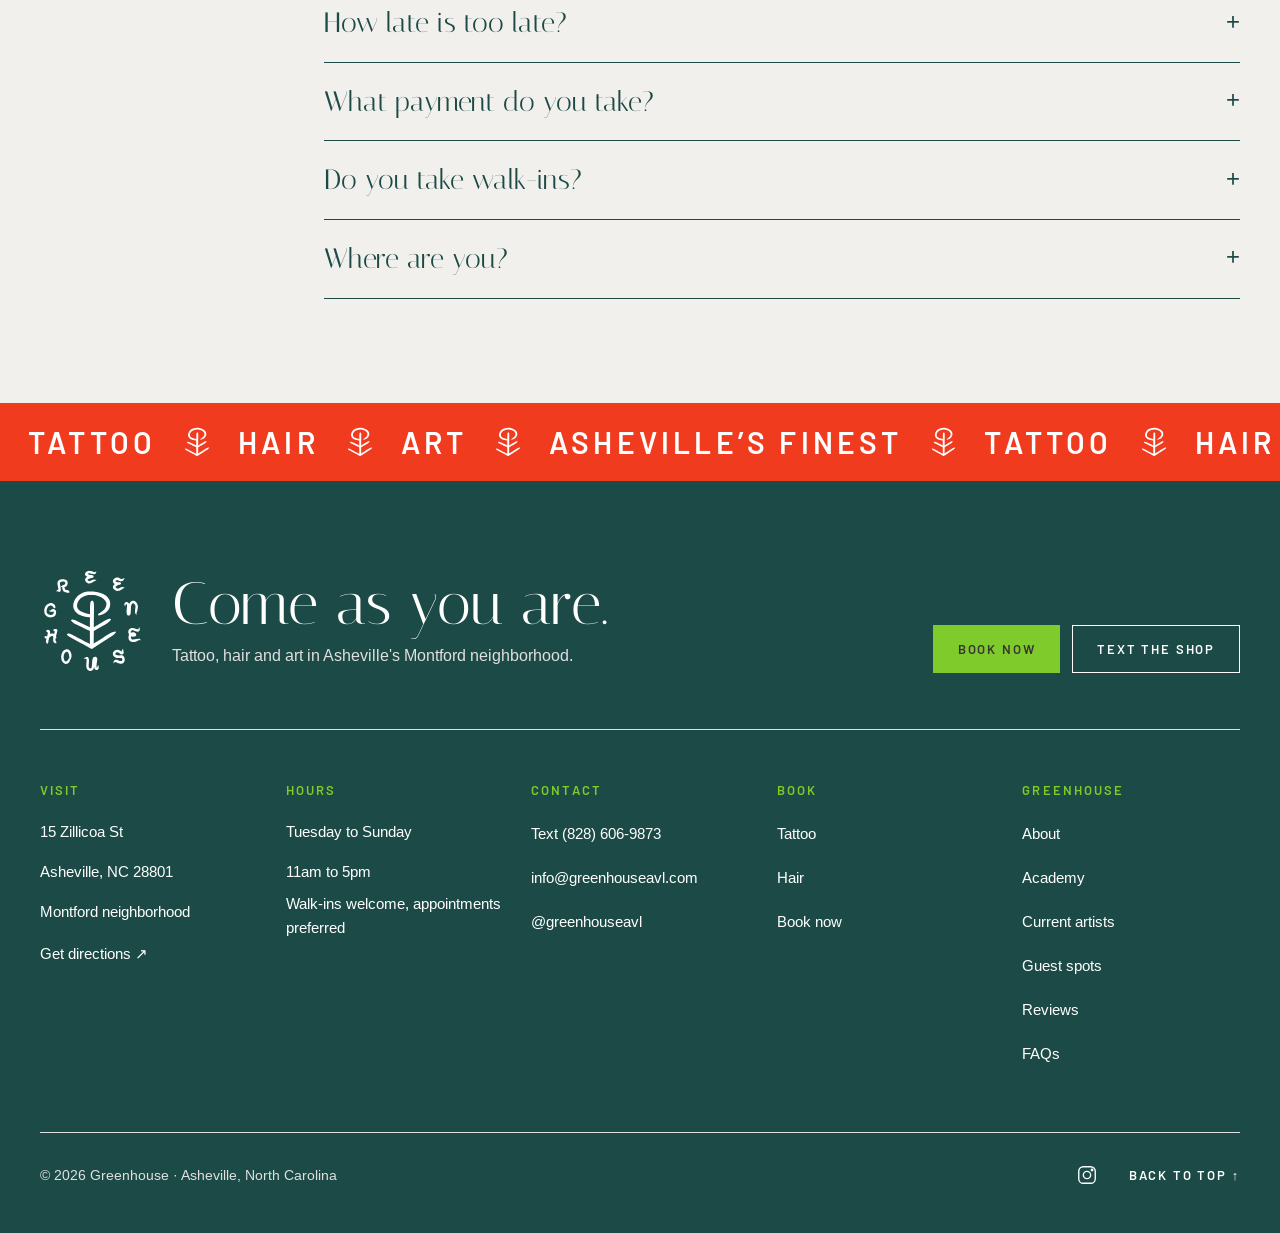
<file: faqs.html>
<!doctype html>
<html lang="en">
<head>
<meta charset="utf-8">
<meta name="viewport" content="width=device-width, initial-scale=1">
<title>Tattoo and hair FAQs · Greenhouse Asheville</title>
<meta name="description" content="Deposits, cancellations, walk-ins, parking and what to bring before your visit to Greenhouse.">
<meta property="og:type" content="website">
<meta property="og:title" content="Tattoo and hair FAQs · Greenhouse Asheville">
<meta property="og:description" content="Deposits, cancellations, walk-ins, parking and what to bring before your visit to Greenhouse.">
<meta property="og:image" content="share.jpg">
<meta name="twitter:card" content="summary_large_image">
<meta name="theme-color" content="#F2F0ED">
<!-- Once the domain is set: make og:image a full URL and add <link rel="canonical" href="https://DOMAIN/faqs.html"> -->
<link rel="icon" href="images/greenhouse-mark-vermilion.svg" type="image/svg+xml">
<link rel="preconnect" href="https://fonts.googleapis.com">
<link rel="preconnect" href="https://fonts.gstatic.com" crossorigin>
<link rel="stylesheet" href="https://fonts.googleapis.com/css2?family=Italiana&amp;family=Barlow:wght@400;500;600&amp;family=Arimo:ital,wght@0,400;0,700;1,400&amp;display=swap">
<link rel="stylesheet" href="css/site.css">
<link rel="stylesheet" href="css/booking.css">
<script src="js/booking.js" defer></script>
</head>
<body id="top">
<a class="gh-skip" href="#main">Skip to content</a>
<div style="background: #F2F0ED; color: #1C4A46; font-family: Arimo, Arial, sans-serif; font-size: 16px; line-height: 26px">

<header style="position: relative; border-bottom: 1px solid #1C4A46">
<div style="max-width: 1280px; margin: 0 auto; padding: 0 40px; height: 84px; display: grid; grid-template-columns: 1fr auto 1fr; align-items: center; gap: 16px">
<div style="justify-self: start; display: flex; align-items: center">
<nav aria-label="Services" class="gh-nav" style="display: flex; align-items: center; gap: 28px"><a href="tattoo.html" style="display: inline-flex; align-items: center; min-height: 44px; font-family: Barlow, Arial, sans-serif; font-weight: 600; letter-spacing: 0.14em; text-transform: uppercase; font-size: 13px; text-decoration: none">Tattoo</a><a href="hair.html" style="display: inline-flex; align-items: center; min-height: 44px; font-family: Barlow, Arial, sans-serif; font-weight: 600; letter-spacing: 0.14em; text-transform: uppercase; font-size: 13px; text-decoration: none">Hair</a><a href="academy.html" style="display: inline-flex; align-items: center; min-height: 44px; font-family: Barlow, Arial, sans-serif; font-weight: 600; letter-spacing: 0.14em; text-transform: uppercase; font-size: 13px; text-decoration: none">Academy</a></nav>
<details class="gh-menu" style="display: none; position: static"><summary style="display: flex; align-items: center; min-height: 44px; padding-right: 8px; cursor: pointer; color: #1C4A46; font-family: Barlow, Arial, sans-serif; font-weight: 600; letter-spacing: 0.14em; text-transform: uppercase; font-size: 13px; cursor: pointer">Menu</summary><nav aria-label="Menu" class="gh-menu-panel" style="display: none; flex-direction: column; position: absolute; left: 0; right: 0; top: 84px; z-index: 20; background: #F2F0ED; border-bottom: 1px solid #1C4A46"><a href="tattoo.html" style="display: flex; align-items: center; min-height: 52px; padding: 0 40px; border-top: 1px solid #1C4A46; font-family: Barlow, Arial, sans-serif; font-weight: 600; font-size: 13px; letter-spacing: 0.16em; text-transform: uppercase; text-decoration: none">Tattoo</a><a href="hair.html" style="display: flex; align-items: center; min-height: 52px; padding: 0 40px; border-top: 1px solid #1C4A46; font-family: Barlow, Arial, sans-serif; font-weight: 600; font-size: 13px; letter-spacing: 0.16em; text-transform: uppercase; text-decoration: none">Hair</a><a href="academy.html" style="display: flex; align-items: center; min-height: 52px; padding: 0 40px; border-top: 1px solid #1C4A46; font-family: Barlow, Arial, sans-serif; font-weight: 600; font-size: 13px; letter-spacing: 0.16em; text-transform: uppercase; text-decoration: none">Academy</a><a href="art.html" style="display: flex; align-items: center; min-height: 52px; padding: 0 40px; border-top: 1px solid #1C4A46; font-family: Barlow, Arial, sans-serif; font-weight: 600; font-size: 13px; letter-spacing: 0.16em; text-transform: uppercase; text-decoration: none">Art</a><a href="about.html" style="display: flex; align-items: center; min-height: 52px; padding: 0 40px; border-top: 1px solid #1C4A46; font-family: Barlow, Arial, sans-serif; font-weight: 600; font-size: 13px; letter-spacing: 0.16em; text-transform: uppercase; text-decoration: none">About</a><a href="reviews.html" style="display: flex; align-items: center; min-height: 52px; padding: 0 40px; border-top: 1px solid #1C4A46; font-family: Barlow, Arial, sans-serif; font-weight: 600; font-size: 13px; letter-spacing: 0.16em; text-transform: uppercase; text-decoration: none">Reviews</a><a href="faqs.html" style="display: flex; align-items: center; min-height: 52px; padding: 0 40px; border-top: 1px solid #1C4A46; font-family: Barlow, Arial, sans-serif; font-weight: 600; font-size: 13px; letter-spacing: 0.16em; text-transform: uppercase; text-decoration: none">FAQs</a></nav></details>
</div>
<a href="index.html" aria-label="Greenhouse home" style="display: block"><img src="images/greenhouse-mark-vermilion.svg" alt="Greenhouse" style="height: 44px; width: auto; display: block"></a>
<div style="justify-self: end; display: flex; align-items: center; gap: 28px">
<nav aria-label="More" class="gh-nav" style="display: flex; align-items: center; gap: 28px"><a href="art.html" style="display: inline-flex; align-items: center; min-height: 44px; font-family: Barlow, Arial, sans-serif; font-weight: 600; letter-spacing: 0.14em; text-transform: uppercase; font-size: 13px; text-decoration: none">Art</a><a href="about.html" style="display: inline-flex; align-items: center; min-height: 44px; font-family: Barlow, Arial, sans-serif; font-weight: 600; letter-spacing: 0.14em; text-transform: uppercase; font-size: 13px; text-decoration: none">About</a></nav>
<a class="gh-btn gh-btn--primary" href="book.html" style="display: inline-flex; align-items: center; justify-content: center; min-height: 48px; padding: 0 24px; box-sizing: border-box; font-family: Barlow, Arial, sans-serif; font-weight: 600; font-size: 13px; letter-spacing: 0.14em; text-transform: uppercase; text-decoration: none; white-space: nowrap; cursor: pointer; background: #1C4A46; color: #FFFFFF; border: 1.5px solid #1C4A46" data-book="">Book now</a>
</div>
</div>
</header>

<main id="main">
<section style="">
<div style="max-width: 1280px; margin: 0 auto; padding: 96px 40px 64px; display: flex; flex-direction: column; gap: 40px">
<div style="display: flex; flex-direction: column; gap: 18px; max-width: 760px"><p style="margin: 0; font-family: Barlow, Arial, sans-serif; font-weight: 600; letter-spacing: 0.16em; text-transform: uppercase; font-size: 13px">FAQs</p><h1 style="margin: 0; font-family: Italiana, Georgia, serif; font-weight: 400; font-size: clamp(52px, 7vw, 96px); line-height: 0.98">Good to know before you come in</h1></div>
</div>
</section>
<section style="border-top: 1px solid #1C4A46">
<div style="max-width: 1280px; margin: 0 auto; padding: 64px 40px 104px; display: flex; flex-direction: column; gap: 40px">
<div style="display: flex; flex-wrap: wrap; gap: 64px; align-items: flex-start">
<nav aria-label="FAQ sections" style="flex: 1 1 220px; display: flex; flex-direction: column; gap: 6px">
<p style="margin: 0; font-family: Barlow, Arial, sans-serif; font-weight: 600; letter-spacing: 0.16em; text-transform: uppercase; font-size: 13px">Jump to</p>
<a href="#faq-tattoo" style="display: flex; align-items: center; min-height: 44px; font-family: Italiana, Georgia, serif; font-weight: 400; font-size: 30px; line-height: 1.4">Tattoo</a>
<a href="#faq-hair" style="display: flex; align-items: center; min-height: 44px; font-family: Italiana, Georgia, serif; font-weight: 400; font-size: 30px; line-height: 1.4">Hair</a>
<div style="margin-top: 28px; padding: 24px; background: #FFFFFF; display: flex; flex-direction: column; gap: 10px"><h2 style="margin: 0; font-family: Italiana, Georgia, serif; font-weight: 400; font-size: 26px; line-height: 1.1">Still wondering?</h2><p style="margin: 0; font-size: 15px; line-height: 24px; color: #393536">Text (828) 606-9873. Mack, our shop manager, answers fastest.</p></div>
</nav>
<div style="flex: 999 1 560px; min-width: 0; display: flex; flex-direction: column; gap: 72px">
<div id="faq-tattoo" style="display: flex; flex-direction: column"><div style="display: flex; flex-wrap: wrap; align-items: baseline; justify-content: space-between; gap: 12px; padding-bottom: 14px; border-bottom: 1px solid #1C4A46">
<h2 style="margin: 0; font-family: Italiana, Georgia, serif; font-weight: 400; font-size: 40px; line-height: 1.1">Tattoo</h2>

</div><details style="border-bottom: 1px solid #1C4A46">
<summary style="list-style: none; cursor: pointer; display: flex; justify-content: space-between; align-items: center; gap: 24px; min-height: 44px; padding: 22px 0; font-family: Italiana, Georgia, serif; font-weight: 400; font-size: 28px; line-height: 1.2">How much does a tattoo cost?<span aria-hidden="true" style="font-family: Arimo, Arial, sans-serif; font-size: 24px">+</span></summary>
<div style="padding: 0 0 24px; max-width: 680px; display: flex; flex-direction: column; gap: 10px"><p style="margin: 0; font-size: 16px; line-height: 27px; color: #393536">Each tattoo artist has their own hourly rate, and prices depend on size and how detailed the tattoo is. Reach out if you need more on pricing.</p></div>
</details><details style="border-bottom: 1px solid #1C4A46">
<summary style="list-style: none; cursor: pointer; display: flex; justify-content: space-between; align-items: center; gap: 24px; min-height: 44px; padding: 22px 0; font-family: Italiana, Georgia, serif; font-weight: 400; font-size: 28px; line-height: 1.2">Do you require a deposit?<span aria-hidden="true" style="font-family: Arimo, Arial, sans-serif; font-size: 24px">+</span></summary>
<div style="padding: 0 0 24px; max-width: 680px; display: flex; flex-direction: column; gap: 10px"><p style="margin: 0; font-size: 16px; line-height: 27px; color: #393536">We require a $100 deposit, which comes off the price of your tattoo.</p></div>
</details><details style="border-bottom: 1px solid #1C4A46">
<summary style="list-style: none; cursor: pointer; display: flex; justify-content: space-between; align-items: center; gap: 24px; min-height: 44px; padding: 22px 0; font-family: Italiana, Georgia, serif; font-weight: 400; font-size: 28px; line-height: 1.2">What is your cancellation policy?<span aria-hidden="true" style="font-family: Arimo, Arial, sans-serif; font-size: 24px">+</span></summary>
<div style="padding: 0 0 24px; max-width: 680px; display: flex; flex-direction: column; gap: 10px"><p style="margin: 0; font-size: 16px; line-height: 27px; color: #393536">We have a 24-hour cancellation policy. If you don't cancel at least 24 hours ahead, your deposit isn't refunded.</p></div>
</details><details style="border-bottom: 1px solid #1C4A46">
<summary style="list-style: none; cursor: pointer; display: flex; justify-content: space-between; align-items: center; gap: 24px; min-height: 44px; padding: 22px 0; font-family: Italiana, Georgia, serif; font-weight: 400; font-size: 28px; line-height: 1.2">Do you take walk-ins?<span aria-hidden="true" style="font-family: Arimo, Arial, sans-serif; font-size: 24px">+</span></summary>
<div style="padding: 0 0 24px; max-width: 680px; display: flex; flex-direction: column; gap: 10px"><p style="margin: 0; font-size: 16px; line-height: 27px; color: #393536">We do take walk-ins, but appointments are preferred.</p></div>
</details><details style="border-bottom: 1px solid #1C4A46">
<summary style="list-style: none; cursor: pointer; display: flex; justify-content: space-between; align-items: center; gap: 24px; min-height: 44px; padding: 22px 0; font-family: Italiana, Georgia, serif; font-weight: 400; font-size: 28px; line-height: 1.2">Can I bring a friend?<span aria-hidden="true" style="font-family: Arimo, Arial, sans-serif; font-size: 24px">+</span></summary>
<div style="padding: 0 0 24px; max-width: 680px; display: flex; flex-direction: column; gap: 10px"><p style="margin: 0; font-size: 16px; line-height: 27px; color: #393536">Feel free to bring a friend, but keep in mind we're a small tattoo shop and space is limited.</p></div>
</details><details style="border-bottom: 1px solid #1C4A46">
<summary style="list-style: none; cursor: pointer; display: flex; justify-content: space-between; align-items: center; gap: 24px; min-height: 44px; padding: 22px 0; font-family: Italiana, Georgia, serif; font-weight: 400; font-size: 28px; line-height: 1.2">What's the best way to contact you?<span aria-hidden="true" style="font-family: Arimo, Arial, sans-serif; font-size: 24px">+</span></summary>
<div style="padding: 0 0 24px; max-width: 680px; display: flex; flex-direction: column; gap: 10px"><p style="margin: 0; font-size: 16px; line-height: 27px; color: #393536">For the quickest response, text the shop phone at (828) 606-9873. Mack, our shop manager, will get back to you as soon as possible.</p></div>
</details><details style="border-bottom: 1px solid #1C4A46">
<summary style="list-style: none; cursor: pointer; display: flex; justify-content: space-between; align-items: center; gap: 24px; min-height: 44px; padding: 22px 0; font-family: Italiana, Georgia, serif; font-weight: 400; font-size: 28px; line-height: 1.2">Where are you, and is there parking?<span aria-hidden="true" style="font-family: Arimo, Arial, sans-serif; font-size: 24px">+</span></summary>
<div style="padding: 0 0 24px; max-width: 680px; display: flex; flex-direction: column; gap: 10px"><p style="margin: 0; font-size: 16px; line-height: 27px; color: #393536">The tattoo shop is on the lower level of 15 Zillicoa St.</p><p style="margin: 0; font-size: 16px; line-height: 27px; color: #393536">Park in our back lot, the small lot in front of the building, or on the street.</p></div>
</details></div>
<div id="faq-hair" style="display: flex; flex-direction: column"><div style="display: flex; flex-wrap: wrap; align-items: baseline; justify-content: space-between; gap: 12px; padding-bottom: 14px; border-bottom: 1px solid #1C4A46">
<h2 style="margin: 0; font-family: Italiana, Georgia, serif; font-weight: 400; font-size: 40px; line-height: 1.1">Hair</h2>

</div><details style="border-bottom: 1px solid #1C4A46">
<summary style="list-style: none; cursor: pointer; display: flex; justify-content: space-between; align-items: center; gap: 24px; min-height: 44px; padding: 22px 0; font-family: Italiana, Georgia, serif; font-weight: 400; font-size: 28px; line-height: 1.2">How much do you charge?<span aria-hidden="true" style="font-family: Arimo, Arial, sans-serif; font-size: 24px">+</span></summary>
<div style="padding: 0 0 24px; max-width: 680px; display: flex; flex-direction: column; gap: 10px"><p style="margin: 0; font-size: 16px; line-height: 27px; color: #393536">Dre has two prices: new client and transformative cuts start at $175, and classic cuts for existing clients start at $150. If you're an existing client who wants a big change, pick the transformative cut.</p><p style="margin: 0; font-size: 16px; line-height: 27px; color: #393536">Sam's prices depend on the color service you need; see her booking page for pricing.</p></div>
</details><details style="border-bottom: 1px solid #1C4A46">
<summary style="list-style: none; cursor: pointer; display: flex; justify-content: space-between; align-items: center; gap: 24px; min-height: 44px; padding: 22px 0; font-family: Italiana, Georgia, serif; font-weight: 400; font-size: 28px; line-height: 1.2">How should my hair be when I arrive?<span aria-hidden="true" style="font-family: Arimo, Arial, sans-serif; font-size: 24px">+</span></summary>
<div style="padding: 0 0 24px; max-width: 680px; display: flex; flex-direction: column; gap: 10px"><p style="margin: 0; font-size: 16px; line-height: 27px; color: #393536">Please come with clean, naturally dried, product-free hair.</p></div>
</details><details style="border-bottom: 1px solid #1C4A46">
<summary style="list-style: none; cursor: pointer; display: flex; justify-content: space-between; align-items: center; gap: 24px; min-height: 44px; padding: 22px 0; font-family: Italiana, Georgia, serif; font-weight: 400; font-size: 28px; line-height: 1.2">What is your cancellation policy?<span aria-hidden="true" style="font-family: Arimo, Arial, sans-serif; font-size: 24px">+</span></summary>
<div style="padding: 0 0 24px; max-width: 680px; display: flex; flex-direction: column; gap: 10px"><p style="margin: 0; font-size: 16px; line-height: 27px; color: #393536">Cancel at least 24 hours ahead. Emergencies happen; just text us.</p></div>
</details><details style="border-bottom: 1px solid #1C4A46">
<summary style="list-style: none; cursor: pointer; display: flex; justify-content: space-between; align-items: center; gap: 24px; min-height: 44px; padding: 22px 0; font-family: Italiana, Georgia, serif; font-weight: 400; font-size: 28px; line-height: 1.2">Can I book a bang trim?<span aria-hidden="true" style="font-family: Arimo, Arial, sans-serif; font-size: 24px">+</span></summary>
<div style="padding: 0 0 24px; max-width: 680px; display: flex; flex-direction: column; gap: 10px"><p style="margin: 0; font-size: 16px; line-height: 27px; color: #393536">Bang trims are for existing clients only. Book one by texting (828) 606-9873.</p></div>
</details><details style="border-bottom: 1px solid #1C4A46">
<summary style="list-style: none; cursor: pointer; display: flex; justify-content: space-between; align-items: center; gap: 24px; min-height: 44px; padding: 22px 0; font-family: Italiana, Georgia, serif; font-weight: 400; font-size: 28px; line-height: 1.2">How late is too late?<span aria-hidden="true" style="font-family: Arimo, Arial, sans-serif; font-size: 24px">+</span></summary>
<div style="padding: 0 0 24px; max-width: 680px; display: flex; flex-direction: column; gap: 10px"><p style="margin: 0; font-size: 16px; line-height: 27px; color: #393536">If you're more than 15 minutes late we'll have to reschedule, and there may be a cancellation fee. Things happen, so text the shop phone to give us a heads up.</p></div>
</details><details style="border-bottom: 1px solid #1C4A46">
<summary style="list-style: none; cursor: pointer; display: flex; justify-content: space-between; align-items: center; gap: 24px; min-height: 44px; padding: 22px 0; font-family: Italiana, Georgia, serif; font-weight: 400; font-size: 28px; line-height: 1.2">What payment do you take?<span aria-hidden="true" style="font-family: Arimo, Arial, sans-serif; font-size: 24px">+</span></summary>
<div style="padding: 0 0 24px; max-width: 680px; display: flex; flex-direction: column; gap: 10px"><p style="margin: 0; font-size: 16px; line-height: 27px; color: #393536">Card, cash or Venmo.</p></div>
</details><details style="border-bottom: 1px solid #1C4A46">
<summary style="list-style: none; cursor: pointer; display: flex; justify-content: space-between; align-items: center; gap: 24px; min-height: 44px; padding: 22px 0; font-family: Italiana, Georgia, serif; font-weight: 400; font-size: 28px; line-height: 1.2">Do you take walk-ins?<span aria-hidden="true" style="font-family: Arimo, Arial, sans-serif; font-size: 24px">+</span></summary>
<div style="padding: 0 0 24px; max-width: 680px; display: flex; flex-direction: column; gap: 10px"><p style="margin: 0; font-size: 16px; line-height: 27px; color: #393536">We don't take walk-ins for haircuts.</p></div>
</details><details style="border-bottom: 1px solid #1C4A46">
<summary style="list-style: none; cursor: pointer; display: flex; justify-content: space-between; align-items: center; gap: 24px; min-height: 44px; padding: 22px 0; font-family: Italiana, Georgia, serif; font-weight: 400; font-size: 28px; line-height: 1.2">Where are you?<span aria-hidden="true" style="font-family: Arimo, Arial, sans-serif; font-size: 24px">+</span></summary>
<div style="padding: 0 0 24px; max-width: 680px; display: flex; flex-direction: column; gap: 10px"><p style="margin: 0; font-size: 16px; line-height: 27px; color: #393536">Hair and cosmetic tattoo are on the upper level of 15 Zillicoa St: a small cottage tucked between a stone castle and an orange house.</p></div>
</details></div>
</div>
</div>
</div>
</section>

<section aria-label="Tattoo, hair, art. Asheville’s finest." class="gh-ticker" style="background: #F03B1F; color: #FFFFFF; overflow: hidden">
<div class="gh-ticker-track" aria-hidden="true" style="display: flex; align-items: center; width: max-content; padding: 24px 0; white-space: nowrap"><span style="padding: 0 28px; font-family: Barlow, Arial, sans-serif; font-weight: 600; font-size: 30px; line-height: 1; letter-spacing: 0.14em; text-transform: uppercase">Tattoo</span><img src="images/greenhouse-mark-white.svg" alt="" style="height: 30px; width: auto; display: block; flex: 0 0 auto"><span style="padding: 0 28px; font-family: Barlow, Arial, sans-serif; font-weight: 600; font-size: 30px; line-height: 1; letter-spacing: 0.14em; text-transform: uppercase">Hair</span><img src="images/greenhouse-mark-white.svg" alt="" style="height: 30px; width: auto; display: block; flex: 0 0 auto"><span style="padding: 0 28px; font-family: Barlow, Arial, sans-serif; font-weight: 600; font-size: 30px; line-height: 1; letter-spacing: 0.14em; text-transform: uppercase">Art</span><img src="images/greenhouse-mark-white.svg" alt="" style="height: 30px; width: auto; display: block; flex: 0 0 auto"><span style="padding: 0 28px; font-family: Barlow, Arial, sans-serif; font-weight: 600; font-size: 30px; line-height: 1; letter-spacing: 0.14em; text-transform: uppercase">Asheville’s finest</span><img src="images/greenhouse-mark-white.svg" alt="" style="height: 30px; width: auto; display: block; flex: 0 0 auto"><span style="padding: 0 28px; font-family: Barlow, Arial, sans-serif; font-weight: 600; font-size: 30px; line-height: 1; letter-spacing: 0.14em; text-transform: uppercase">Tattoo</span><img src="images/greenhouse-mark-white.svg" alt="" style="height: 30px; width: auto; display: block; flex: 0 0 auto"><span style="padding: 0 28px; font-family: Barlow, Arial, sans-serif; font-weight: 600; font-size: 30px; line-height: 1; letter-spacing: 0.14em; text-transform: uppercase">Hair</span><img src="images/greenhouse-mark-white.svg" alt="" style="height: 30px; width: auto; display: block; flex: 0 0 auto"><span style="padding: 0 28px; font-family: Barlow, Arial, sans-serif; font-weight: 600; font-size: 30px; line-height: 1; letter-spacing: 0.14em; text-transform: uppercase">Art</span><img src="images/greenhouse-mark-white.svg" alt="" style="height: 30px; width: auto; display: block; flex: 0 0 auto"><span style="padding: 0 28px; font-family: Barlow, Arial, sans-serif; font-weight: 600; font-size: 30px; line-height: 1; letter-spacing: 0.14em; text-transform: uppercase">Asheville’s finest</span><img src="images/greenhouse-mark-white.svg" alt="" style="height: 30px; width: auto; display: block; flex: 0 0 auto"><span style="padding: 0 28px; font-family: Barlow, Arial, sans-serif; font-weight: 600; font-size: 30px; line-height: 1; letter-spacing: 0.14em; text-transform: uppercase">Tattoo</span><img src="images/greenhouse-mark-white.svg" alt="" style="height: 30px; width: auto; display: block; flex: 0 0 auto"><span style="padding: 0 28px; font-family: Barlow, Arial, sans-serif; font-weight: 600; font-size: 30px; line-height: 1; letter-spacing: 0.14em; text-transform: uppercase">Hair</span><img src="images/greenhouse-mark-white.svg" alt="" style="height: 30px; width: auto; display: block; flex: 0 0 auto"><span style="padding: 0 28px; font-family: Barlow, Arial, sans-serif; font-weight: 600; font-size: 30px; line-height: 1; letter-spacing: 0.14em; text-transform: uppercase">Art</span><img src="images/greenhouse-mark-white.svg" alt="" style="height: 30px; width: auto; display: block; flex: 0 0 auto"><span style="padding: 0 28px; font-family: Barlow, Arial, sans-serif; font-weight: 600; font-size: 30px; line-height: 1; letter-spacing: 0.14em; text-transform: uppercase">Asheville’s finest</span><img src="images/greenhouse-mark-white.svg" alt="" style="height: 30px; width: auto; display: block; flex: 0 0 auto"><span style="padding: 0 28px; font-family: Barlow, Arial, sans-serif; font-weight: 600; font-size: 30px; line-height: 1; letter-spacing: 0.14em; text-transform: uppercase">Tattoo</span><img src="images/greenhouse-mark-white.svg" alt="" style="height: 30px; width: auto; display: block; flex: 0 0 auto"><span style="padding: 0 28px; font-family: Barlow, Arial, sans-serif; font-weight: 600; font-size: 30px; line-height: 1; letter-spacing: 0.14em; text-transform: uppercase">Hair</span><img src="images/greenhouse-mark-white.svg" alt="" style="height: 30px; width: auto; display: block; flex: 0 0 auto"><span style="padding: 0 28px; font-family: Barlow, Arial, sans-serif; font-weight: 600; font-size: 30px; line-height: 1; letter-spacing: 0.14em; text-transform: uppercase">Art</span><img src="images/greenhouse-mark-white.svg" alt="" style="height: 30px; width: auto; display: block; flex: 0 0 auto"><span style="padding: 0 28px; font-family: Barlow, Arial, sans-serif; font-weight: 600; font-size: 30px; line-height: 1; letter-spacing: 0.14em; text-transform: uppercase">Asheville’s finest</span><img src="images/greenhouse-mark-white.svg" alt="" style="height: 30px; width: auto; display: block; flex: 0 0 auto"></div>
</section>

</main>

<footer style="background: #1C4A46; color: #FFFFFF">
<div style="max-width: 1280px; margin: 0 auto; padding: 88px 40px 36px; display: flex; flex-direction: column; gap: 56px">
<div style="display: flex; flex-wrap: wrap; justify-content: space-between; align-items: flex-end; gap: 32px 48px">
<div style="display: flex; align-items: center; gap: 28px">
<img src="images/greenhouse-seal-white.svg" alt="" style="width: 104px; height: 104px; display: block; flex: 0 0 auto">
<div style="display: flex; flex-direction: column; gap: 8px">
<p style="margin: 0; font-family: Italiana, Georgia, serif; font-weight: 400; font-size: clamp(40px, 5vw, 60px); line-height: 1">Come as you are.</p>
<p style="margin: 0; font-size: 16px; line-height: 26px; color: #E0E0E0">Tattoo, hair and art in Asheville's Montford neighborhood.</p>
</div>
</div>
<div style="display: flex; flex-wrap: wrap; gap: 12px">
<a class="gh-btn gh-btn--lime" href="book.html" style="display: inline-flex; align-items: center; justify-content: center; min-height: 48px; padding: 0 24px; box-sizing: border-box; font-family: Barlow, Arial, sans-serif; font-weight: 600; font-size: 13px; letter-spacing: 0.14em; text-transform: uppercase; text-decoration: none; white-space: nowrap; cursor: pointer; background: #7FCB2B; color: #393536; border: 1.5px solid #7FCB2B" data-book="">Book now</a>
<a class="gh-btn gh-btn--outline-light" href="sms:+18286069873" style="display: inline-flex; align-items: center; justify-content: center; min-height: 48px; padding: 0 24px; box-sizing: border-box; font-family: Barlow, Arial, sans-serif; font-weight: 600; font-size: 13px; letter-spacing: 0.14em; text-transform: uppercase; text-decoration: none; white-space: nowrap; cursor: pointer; background: transparent; color: #FFFFFF; border: 1.5px solid #FFFFFF">Text the shop</a>
</div>
</div>
<div style="display: grid; grid-template-columns: repeat(auto-fit, minmax(min(100%, 140px), 1fr)); gap: 36px 28px; padding-top: 48px; border-top: 1px solid #E0E0E0; font-size: 15px; line-height: 24px; overflow-wrap: anywhere">
<div style="display: flex; flex-direction: column; gap: 0"><p style="margin: 0 0 10px; font-family: Barlow, Arial, sans-serif; font-weight: 600; letter-spacing: 0.16em; text-transform: uppercase; font-size: 13px; color: #7FCB2B">Visit</p><span style="display: inline-flex; align-items: center; min-height: 40px">15 Zillicoa St</span><span style="display: inline-flex; align-items: center; min-height: 40px">Asheville, NC 28801</span><span style="display: inline-flex; align-items: center; min-height: 40px">Montford neighborhood</span><a href="https://www.google.com/maps/search/?api=1&amp;query=Greenhouse+15+Zillicoa+St+Asheville+NC" target="_blank" rel="noopener" style="color: #FFFFFF; text-decoration: none; display: inline-flex; align-items: center; min-height: 44px">Get directions ↗</a></div>
<div style="display: flex; flex-direction: column; gap: 0"><p style="margin: 0 0 10px; font-family: Barlow, Arial, sans-serif; font-weight: 600; letter-spacing: 0.16em; text-transform: uppercase; font-size: 13px; color: #7FCB2B">Hours</p><span style="display: inline-flex; align-items: center; min-height: 40px">Tuesday to Sunday</span><span style="display: inline-flex; align-items: center; min-height: 40px">11am to 5pm</span><span style="display: inline-flex; align-items: center; min-height: 40px">Walk-ins welcome, appointments preferred</span></div>
<div class="gh-foot-contact" style="display: flex; flex-direction: column; gap: 0"><p style="margin: 0 0 10px; font-family: Barlow, Arial, sans-serif; font-weight: 600; letter-spacing: 0.16em; text-transform: uppercase; font-size: 13px; color: #7FCB2B">Contact</p><a href="sms:+18286069873" style="color: #FFFFFF; text-decoration: none; display: inline-flex; align-items: center; min-height: 44px">Text (828) 606-9873</a><a href="mailto:info@greenhouseavl.com" style="color: #FFFFFF; text-decoration: none; display: inline-flex; align-items: center; min-height: 44px">info@greenhouseavl.com</a><a href="https://www.instagram.com/greenhouseavl" style="color: #FFFFFF; text-decoration: none; display: inline-flex; align-items: center; min-height: 44px">@greenhouseavl</a></div>
<div style="display: flex; flex-direction: column; gap: 0"><p style="margin: 0 0 10px; font-family: Barlow, Arial, sans-serif; font-weight: 600; letter-spacing: 0.16em; text-transform: uppercase; font-size: 13px; color: #7FCB2B">Book</p><a href="tattoo.html" style="color: #FFFFFF; text-decoration: none; display: inline-flex; align-items: center; min-height: 44px">Tattoo</a><a href="hair.html" style="color: #FFFFFF; text-decoration: none; display: inline-flex; align-items: center; min-height: 44px">Hair</a><a href="book.html" style="color: #FFFFFF; text-decoration: none; display: inline-flex; align-items: center; min-height: 44px" data-book="">Book now</a></div>
<div style="display: flex; flex-direction: column; gap: 0"><p style="margin: 0 0 10px; font-family: Barlow, Arial, sans-serif; font-weight: 600; letter-spacing: 0.16em; text-transform: uppercase; font-size: 13px; color: #7FCB2B">Greenhouse</p><a href="about.html" style="color: #FFFFFF; text-decoration: none; display: inline-flex; align-items: center; min-height: 44px">About</a><a href="academy.html" style="color: #FFFFFF; text-decoration: none; display: inline-flex; align-items: center; min-height: 44px">Academy</a><a href="art.html" style="color: #FFFFFF; text-decoration: none; display: inline-flex; align-items: center; min-height: 44px">Current artists</a><a href="guest-spots.html" style="color: #FFFFFF; text-decoration: none; display: inline-flex; align-items: center; min-height: 44px">Guest spots</a><a href="reviews.html" style="color: #FFFFFF; text-decoration: none; display: inline-flex; align-items: center; min-height: 44px">Reviews</a><a href="faqs.html" style="color: #FFFFFF; text-decoration: none; display: inline-flex; align-items: center; min-height: 44px">FAQs</a></div>
</div>
<div style="display: flex; flex-wrap: wrap; justify-content: space-between; align-items: center; gap: 12px 24px; padding-top: 20px; border-top: 1px solid #E0E0E0; font-size: 14px; line-height: 22px; color: #E0E0E0">
<span>© 2026 Greenhouse · Asheville, North Carolina</span>
<div style="display: flex; align-items: center; gap: 20px">
<a href="https://www.instagram.com/greenhouseavl/" target="_blank" rel="noopener" aria-label="Greenhouse on Instagram" style="display: inline-flex; align-items: center; justify-content: center; width: 44px; height: 44px"><svg width="22" height="22" viewBox="0 0 24 24" fill="none" stroke="#FFFFFF" stroke-width="1.5" aria-hidden="true"><rect x="3" y="3" width="18" height="18" rx="5"></rect><circle cx="12" cy="12" r="4"></circle><circle cx="17.5" cy="6.5" r="0.8" fill="#FFFFFF"></circle></svg></a>
<a href="#top" style="display: inline-flex; align-items: center; min-height: 44px; color: #FFFFFF; font-family: Barlow, Arial, sans-serif; font-weight: 600; letter-spacing: 0.14em; text-transform: uppercase; font-size: 13px; text-decoration: none">Back to top ↑</a>
</div>
</div>
</div>
</footer>
<div class="gh-mbar gh-dark" style="display: none; position: sticky; bottom: 0; z-index: 30; gap: 8px; padding: 10px 16px calc(10px + env(safe-area-inset-bottom)); background: #1C4A46; border-top: 1px solid rgba(255, 255, 255, 0.25)">
<a class="gh-btn gh-btn--lime" href="book.html" data-book="" style="display: inline-flex; align-items: center; justify-content: center; min-height: 48px; padding: 0 24px; box-sizing: border-box; font-family: Barlow, Arial, sans-serif; font-weight: 600; font-size: 13px; letter-spacing: 0.14em; text-transform: uppercase; text-decoration: none; white-space: nowrap; cursor: pointer; background: #7FCB2B; color: #393536; border: 1.5px solid #7FCB2B; flex: 1 1 0">Book</a>
<a class="gh-btn gh-btn--outline-light" href="sms:+18286069873" style="display: inline-flex; align-items: center; justify-content: center; min-height: 48px; padding: 0 24px; box-sizing: border-box; font-family: Barlow, Arial, sans-serif; font-weight: 600; font-size: 13px; letter-spacing: 0.14em; text-transform: uppercase; text-decoration: none; white-space: nowrap; cursor: pointer; background: transparent; color: #FFFFFF; border: 1.5px solid #FFFFFF; flex: 1 1 0">Text the shop</a>
</div>

</div>
</body>
</html>
</file>
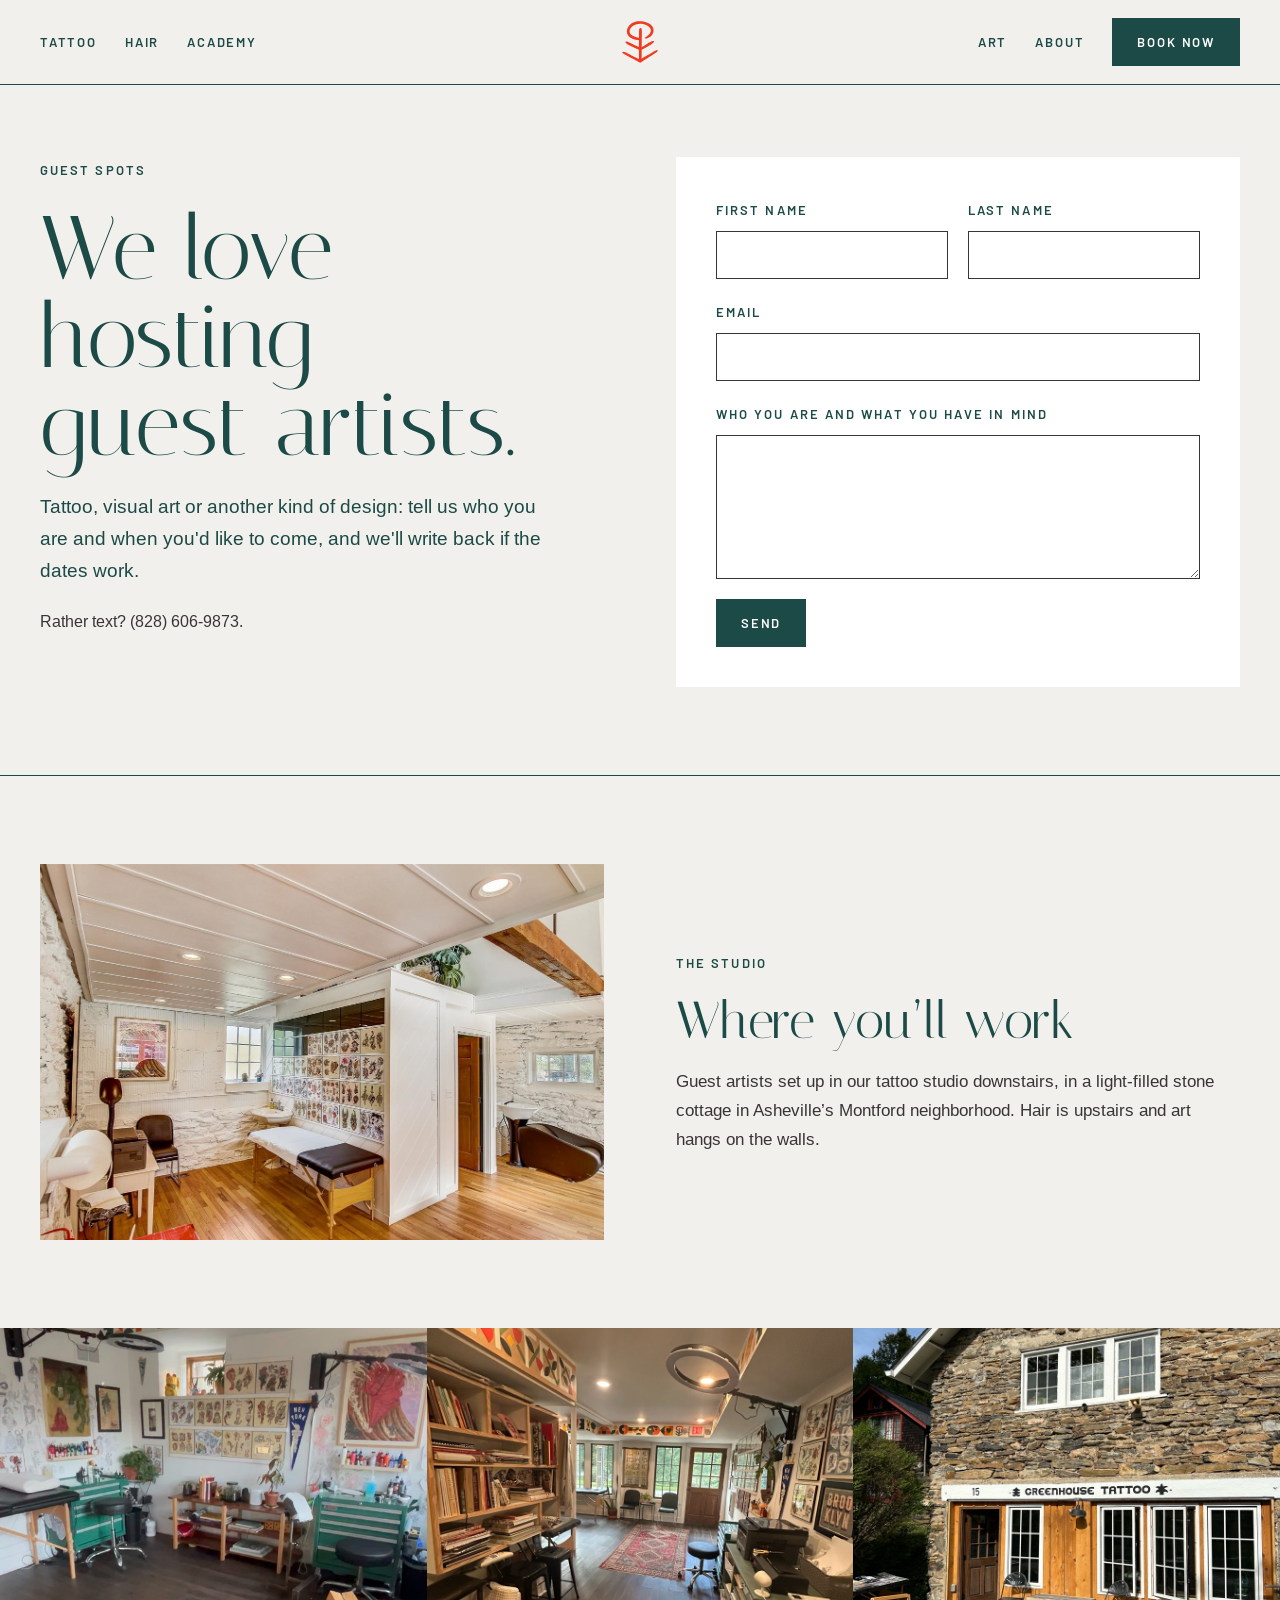
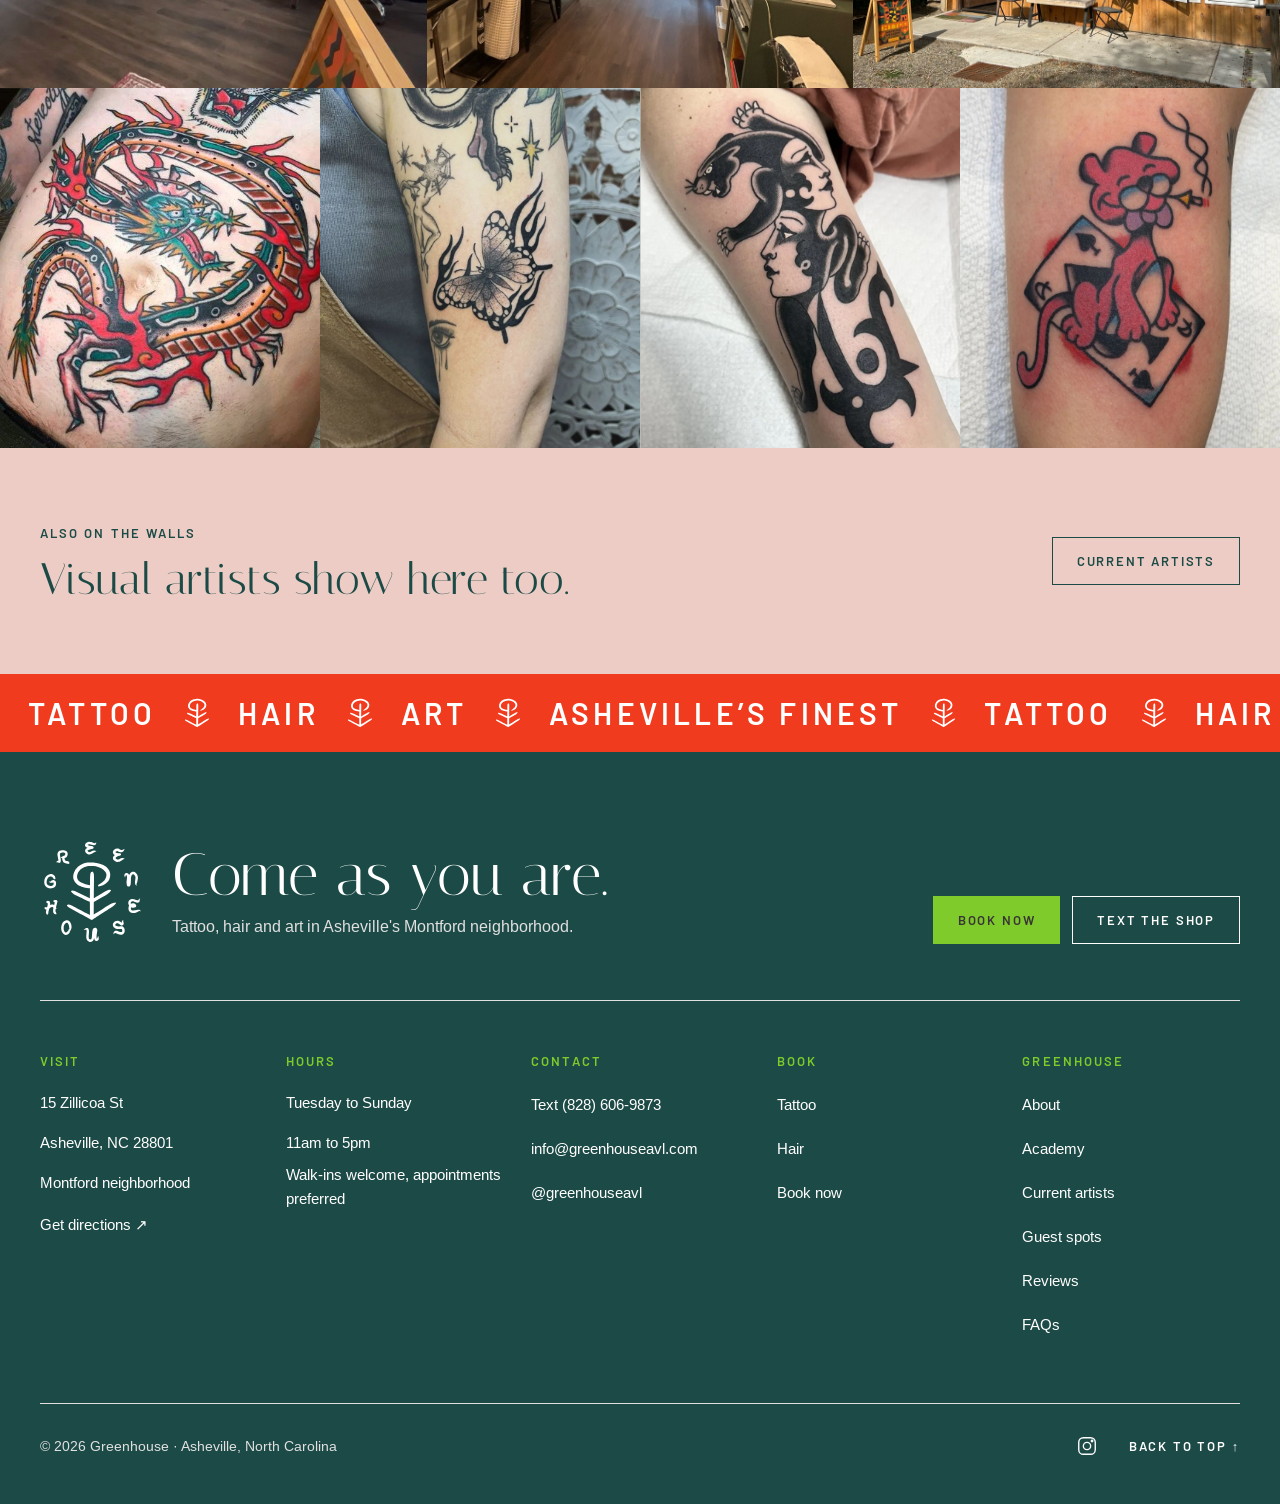
<file: guest-spots.html>
<!doctype html>
<html lang="en">
<head>
<meta charset="utf-8">
<meta name="viewport" content="width=device-width, initial-scale=1">
<title>Guest artist spots · Greenhouse Asheville</title>
<meta name="description" content="Tattooers and visual artists: apply for a guest spot at our Montford studio.">
<meta property="og:type" content="website">
<meta property="og:title" content="Guest artist spots · Greenhouse Asheville">
<meta property="og:description" content="Tattooers and visual artists: apply for a guest spot at our Montford studio.">
<meta property="og:image" content="share.jpg">
<meta name="twitter:card" content="summary_large_image">
<meta name="theme-color" content="#F2F0ED">
<!-- Once the domain is set: make og:image a full URL and add <link rel="canonical" href="https://DOMAIN/guest-spots.html"> -->
<link rel="icon" href="images/greenhouse-mark-vermilion.svg" type="image/svg+xml">
<link rel="preconnect" href="https://fonts.googleapis.com">
<link rel="preconnect" href="https://fonts.gstatic.com" crossorigin>
<link rel="stylesheet" href="https://fonts.googleapis.com/css2?family=Italiana&amp;family=Barlow:wght@400;500;600&amp;family=Arimo:ital,wght@0,400;0,700;1,400&amp;display=swap">
<link rel="stylesheet" href="css/site.css">
<link rel="stylesheet" href="css/booking.css">
<script src="js/booking.js" defer></script>
<script src="js/forms.js" defer></script>
</head>
<body id="top">
<a class="gh-skip" href="#main">Skip to content</a>
<div style="background: #F2F0ED; color: #1C4A46; font-family: Arimo, Arial, sans-serif; font-size: 16px; line-height: 26px">

<header style="position: relative; border-bottom: 1px solid #1C4A46">
<div style="max-width: 1280px; margin: 0 auto; padding: 0 40px; height: 84px; display: grid; grid-template-columns: 1fr auto 1fr; align-items: center; gap: 16px">
<div style="justify-self: start; display: flex; align-items: center">
<nav aria-label="Services" class="gh-nav" style="display: flex; align-items: center; gap: 28px"><a href="tattoo.html" style="display: inline-flex; align-items: center; min-height: 44px; font-family: Barlow, Arial, sans-serif; font-weight: 600; letter-spacing: 0.14em; text-transform: uppercase; font-size: 13px; text-decoration: none">Tattoo</a><a href="hair.html" style="display: inline-flex; align-items: center; min-height: 44px; font-family: Barlow, Arial, sans-serif; font-weight: 600; letter-spacing: 0.14em; text-transform: uppercase; font-size: 13px; text-decoration: none">Hair</a><a href="academy.html" style="display: inline-flex; align-items: center; min-height: 44px; font-family: Barlow, Arial, sans-serif; font-weight: 600; letter-spacing: 0.14em; text-transform: uppercase; font-size: 13px; text-decoration: none">Academy</a></nav>
<details class="gh-menu" style="display: none; position: static"><summary style="display: flex; align-items: center; min-height: 44px; padding-right: 8px; cursor: pointer; color: #1C4A46; font-family: Barlow, Arial, sans-serif; font-weight: 600; letter-spacing: 0.14em; text-transform: uppercase; font-size: 13px; cursor: pointer">Menu</summary><nav aria-label="Menu" class="gh-menu-panel" style="display: none; flex-direction: column; position: absolute; left: 0; right: 0; top: 84px; z-index: 20; background: #F2F0ED; border-bottom: 1px solid #1C4A46"><a href="tattoo.html" style="display: flex; align-items: center; min-height: 52px; padding: 0 40px; border-top: 1px solid #1C4A46; font-family: Barlow, Arial, sans-serif; font-weight: 600; font-size: 13px; letter-spacing: 0.16em; text-transform: uppercase; text-decoration: none">Tattoo</a><a href="hair.html" style="display: flex; align-items: center; min-height: 52px; padding: 0 40px; border-top: 1px solid #1C4A46; font-family: Barlow, Arial, sans-serif; font-weight: 600; font-size: 13px; letter-spacing: 0.16em; text-transform: uppercase; text-decoration: none">Hair</a><a href="academy.html" style="display: flex; align-items: center; min-height: 52px; padding: 0 40px; border-top: 1px solid #1C4A46; font-family: Barlow, Arial, sans-serif; font-weight: 600; font-size: 13px; letter-spacing: 0.16em; text-transform: uppercase; text-decoration: none">Academy</a><a href="art.html" style="display: flex; align-items: center; min-height: 52px; padding: 0 40px; border-top: 1px solid #1C4A46; font-family: Barlow, Arial, sans-serif; font-weight: 600; font-size: 13px; letter-spacing: 0.16em; text-transform: uppercase; text-decoration: none">Art</a><a href="about.html" style="display: flex; align-items: center; min-height: 52px; padding: 0 40px; border-top: 1px solid #1C4A46; font-family: Barlow, Arial, sans-serif; font-weight: 600; font-size: 13px; letter-spacing: 0.16em; text-transform: uppercase; text-decoration: none">About</a><a href="reviews.html" style="display: flex; align-items: center; min-height: 52px; padding: 0 40px; border-top: 1px solid #1C4A46; font-family: Barlow, Arial, sans-serif; font-weight: 600; font-size: 13px; letter-spacing: 0.16em; text-transform: uppercase; text-decoration: none">Reviews</a><a href="faqs.html" style="display: flex; align-items: center; min-height: 52px; padding: 0 40px; border-top: 1px solid #1C4A46; font-family: Barlow, Arial, sans-serif; font-weight: 600; font-size: 13px; letter-spacing: 0.16em; text-transform: uppercase; text-decoration: none">FAQs</a></nav></details>
</div>
<a href="index.html" aria-label="Greenhouse home" style="display: block"><img src="images/greenhouse-mark-vermilion.svg" alt="Greenhouse" style="height: 44px; width: auto; display: block"></a>
<div style="justify-self: end; display: flex; align-items: center; gap: 28px">
<nav aria-label="More" class="gh-nav" style="display: flex; align-items: center; gap: 28px"><a href="art.html" style="display: inline-flex; align-items: center; min-height: 44px; font-family: Barlow, Arial, sans-serif; font-weight: 600; letter-spacing: 0.14em; text-transform: uppercase; font-size: 13px; text-decoration: none">Art</a><a href="about.html" style="display: inline-flex; align-items: center; min-height: 44px; font-family: Barlow, Arial, sans-serif; font-weight: 600; letter-spacing: 0.14em; text-transform: uppercase; font-size: 13px; text-decoration: none">About</a></nav>
<a class="gh-btn gh-btn--primary" href="book.html" style="display: inline-flex; align-items: center; justify-content: center; min-height: 48px; padding: 0 24px; box-sizing: border-box; font-family: Barlow, Arial, sans-serif; font-weight: 600; font-size: 13px; letter-spacing: 0.14em; text-transform: uppercase; text-decoration: none; white-space: nowrap; cursor: pointer; background: #1C4A46; color: #FFFFFF; border: 1.5px solid #1C4A46" data-book="">Book now</a>
</div>
</div>
</header>

<main id="main">
<section style="">
<div style="max-width: 1280px; margin: 0 auto; padding: 72px 40px 88px; display: flex; flex-direction: column; gap: 40px">
<div style="display: grid; grid-template-columns: repeat(auto-fit, minmax(min(100%, 420px), 1fr)); gap: 72px; align-items: start">
<div style="display: flex; flex-direction: column; gap: 22px">
<p style="margin: 0; font-family: Barlow, Arial, sans-serif; font-weight: 600; letter-spacing: 0.16em; text-transform: uppercase; font-size: 13px">Guest spots</p>
<h1 style="margin: 0; font-family: Italiana, Georgia, serif; font-weight: 400; font-size: clamp(52px, 7vw, 96px); line-height: 0.98">We love hosting guest artists.</h1>
<p style="margin: 0; font-size: 19px; line-height: 32px">Tattoo, visual art or another kind of design: tell us who you are and when you'd like to come, and we'll write back if the dates work.</p>
<p style="margin: 0; font-size: 16px; line-height: 26px; color: #393536">Rather text? (828) 606-9873.</p>
</div>
<div style="padding: 40px; background: #FFFFFF"><form data-form="guest" novalidate style="display: grid; grid-template-columns: repeat(auto-fit, minmax(min(100%, 220px), 1fr)); gap: 20px; align-items: start">
<div style="display: flex; flex-direction: column; gap: 8px"><label for="gs-first" style="font-family: Barlow, Arial, sans-serif; font-weight: 600; letter-spacing: 0.16em; text-transform: uppercase; font-size: 13px">First name</label><input id="gs-first" type="text" autocomplete="given-name" style="width: 100%; box-sizing: border-box; min-height: 48px; padding: 0 16px; border: 1.5px solid #393536; background: #FFFFFF; font-family: Arimo, Arial, sans-serif; font-size: 16px; color: #393536"></div>
<div style="display: flex; flex-direction: column; gap: 8px"><label for="gs-last" style="font-family: Barlow, Arial, sans-serif; font-weight: 600; letter-spacing: 0.16em; text-transform: uppercase; font-size: 13px">Last name</label><input id="gs-last" type="text" autocomplete="family-name" style="width: 100%; box-sizing: border-box; min-height: 48px; padding: 0 16px; border: 1.5px solid #393536; background: #FFFFFF; font-family: Arimo, Arial, sans-serif; font-size: 16px; color: #393536"></div>
<div style="display: flex; flex-direction: column; gap: 8px; grid-column: 1 / -1"><label for="gs-email" style="font-family: Barlow, Arial, sans-serif; font-weight: 600; letter-spacing: 0.16em; text-transform: uppercase; font-size: 13px">Email</label><input id="gs-email" type="email" autocomplete="email" style="width: 100%; box-sizing: border-box; min-height: 48px; padding: 0 16px; border: 1.5px solid #393536; background: #FFFFFF; font-family: Arimo, Arial, sans-serif; font-size: 16px; color: #393536"></div>
<div style="display: flex; flex-direction: column; gap: 8px; grid-column: 1 / -1"><label for="gs-msg" style="font-family: Barlow, Arial, sans-serif; font-weight: 600; letter-spacing: 0.16em; text-transform: uppercase; font-size: 13px">Who you are and what you have in mind</label><textarea id="gs-msg" rows="6" style="width: 100%; box-sizing: border-box; padding: 14px 16px; border: 1.5px solid #393536; background: #FFFFFF; font-family: Arimo, Arial, sans-serif; font-size: 16px; color: #393536; resize: vertical"></textarea></div>
<div style="grid-column: 1 / -1"><button class="gh-btn gh-btn--primary" type="submit" style="display: inline-flex; align-items: center; justify-content: center; min-height: 48px; padding: 0 24px; box-sizing: border-box; font-family: Barlow, Arial, sans-serif; font-weight: 600; font-size: 13px; letter-spacing: 0.14em; text-transform: uppercase; text-decoration: none; white-space: nowrap; cursor: pointer; background: #1C4A46; color: #FFFFFF; border: 1.5px solid #1C4A46">Send</button></div>
</form></div>
</div>
</div>
</section>
<section aria-labelledby="studio-heading" style="border-top: 1px solid #1C4A46">
<div style="max-width: 1280px; margin: 0 auto; padding: 88px 40px; display: grid; grid-template-columns: repeat(auto-fit, minmax(min(100%, 380px), 1fr)); gap: 48px 72px; align-items: center">
<img src="images/tattoo-studio-room.jpg" alt="The tattoo studio downstairs at Greenhouse" style="width: 100%; aspect-ratio: 3 / 2; height: auto; object-fit: cover; display: block">
<div style="display: flex; flex-direction: column; gap: 18px">
<p style="margin: 0; font-family: Barlow, Arial, sans-serif; font-weight: 600; letter-spacing: 0.16em; text-transform: uppercase; font-size: 13px">The studio</p>
<h2 id="studio-heading" style="margin: 0; font-family: Italiana, Georgia, serif; font-weight: 400; font-size: 52px; line-height: 1.05">Where you’ll work</h2>
<p style="margin: 0; font-size: 17px; line-height: 29px; color: #393536">Guest artists set up in our tattoo studio downstairs, in a light-filled stone cottage in Asheville’s Montford neighborhood. Hair is upstairs and art hangs on the walls.</p>
</div>
</div>
</section>
<section aria-label="The tattoo studio" style="display: grid; grid-template-columns: repeat(auto-fit, minmax(min(100%, 300px), 1fr))">
<img src="images/tattoo-studio-stations.jpg" alt="Two tattoo stations under the painted border in the studio" loading="lazy" style="width: 100%; height: 360px; object-fit: cover; object-position: 50% 45%; display: block">
<img src="images/tattoo-studio-long.jpg" alt="The length of the tattoo studio, from the bookshelves to the garden door" loading="lazy" style="width: 100%; height: 360px; object-fit: cover; display: block">
<img src="images/greenhouse-tattoo-building.jpg" alt="The stone building with the Greenhouse Tattoo sign over the studio entrance" loading="lazy" style="width: 100%; height: 360px; object-fit: cover; object-position: 50% 60%; display: block">
</section>
<section aria-label="Photos" style="display: grid; grid-template-columns: repeat(auto-fit, minmax(min(100%, 300px), 1fr))">
<img src="images/photos/095-AAF71785-6474-4475-A614-0E0B96DD75D2.jpg" alt="Tattoo by Chuck" style="width: 100%; height: 360px; object-fit: cover; display: block">
<img src="images/photos/216-IMG_3113.jpg" alt="Tattoo by Bianca Sky" style="width: 100%; height: 360px; object-fit: cover; display: block">
<img src="images/photos/088-IMG_3383.jpg" alt="Tattoo by Lauren Alexandra" style="width: 100%; height: 360px; object-fit: cover; display: block">
<img src="images/photos/196-IMG_2119.jpg" alt="Tattoo by Floyd" style="width: 100%; height: 360px; object-fit: cover; display: block">
</section>
<section style="background: #ECCCC4">
<div style="max-width: 1280px; margin: 0 auto; padding: 72px 40px; display: flex; flex-direction: column; gap: 40px">
<div style="display: flex; flex-wrap: wrap; justify-content: space-between; align-items: center; gap: 32px"><div style="display: flex; flex-direction: column; gap: 10px; max-width: 640px"><p style="margin: 0; font-family: Barlow, Arial, sans-serif; font-weight: 600; letter-spacing: 0.16em; text-transform: uppercase; font-size: 13px">Also on the walls</p><h2 style="margin: 0; font-family: Italiana, Georgia, serif; font-weight: 400; font-size: 44px; line-height: 1.05">Visual artists show here too.</h2></div><a class="gh-btn gh-btn--outline" href="art.html" style="display: inline-flex; align-items: center; justify-content: center; min-height: 48px; padding: 0 24px; box-sizing: border-box; font-family: Barlow, Arial, sans-serif; font-weight: 600; font-size: 13px; letter-spacing: 0.14em; text-transform: uppercase; text-decoration: none; white-space: nowrap; cursor: pointer; background: transparent; color: #1C4A46; border: 1.5px solid #1C4A46">Current artists</a></div>
</div>
</section>

<section aria-label="Tattoo, hair, art. Asheville’s finest." class="gh-ticker" style="background: #F03B1F; color: #FFFFFF; overflow: hidden">
<div class="gh-ticker-track" aria-hidden="true" style="display: flex; align-items: center; width: max-content; padding: 24px 0; white-space: nowrap"><span style="padding: 0 28px; font-family: Barlow, Arial, sans-serif; font-weight: 600; font-size: 30px; line-height: 1; letter-spacing: 0.14em; text-transform: uppercase">Tattoo</span><img src="images/greenhouse-mark-white.svg" alt="" style="height: 30px; width: auto; display: block; flex: 0 0 auto"><span style="padding: 0 28px; font-family: Barlow, Arial, sans-serif; font-weight: 600; font-size: 30px; line-height: 1; letter-spacing: 0.14em; text-transform: uppercase">Hair</span><img src="images/greenhouse-mark-white.svg" alt="" style="height: 30px; width: auto; display: block; flex: 0 0 auto"><span style="padding: 0 28px; font-family: Barlow, Arial, sans-serif; font-weight: 600; font-size: 30px; line-height: 1; letter-spacing: 0.14em; text-transform: uppercase">Art</span><img src="images/greenhouse-mark-white.svg" alt="" style="height: 30px; width: auto; display: block; flex: 0 0 auto"><span style="padding: 0 28px; font-family: Barlow, Arial, sans-serif; font-weight: 600; font-size: 30px; line-height: 1; letter-spacing: 0.14em; text-transform: uppercase">Asheville’s finest</span><img src="images/greenhouse-mark-white.svg" alt="" style="height: 30px; width: auto; display: block; flex: 0 0 auto"><span style="padding: 0 28px; font-family: Barlow, Arial, sans-serif; font-weight: 600; font-size: 30px; line-height: 1; letter-spacing: 0.14em; text-transform: uppercase">Tattoo</span><img src="images/greenhouse-mark-white.svg" alt="" style="height: 30px; width: auto; display: block; flex: 0 0 auto"><span style="padding: 0 28px; font-family: Barlow, Arial, sans-serif; font-weight: 600; font-size: 30px; line-height: 1; letter-spacing: 0.14em; text-transform: uppercase">Hair</span><img src="images/greenhouse-mark-white.svg" alt="" style="height: 30px; width: auto; display: block; flex: 0 0 auto"><span style="padding: 0 28px; font-family: Barlow, Arial, sans-serif; font-weight: 600; font-size: 30px; line-height: 1; letter-spacing: 0.14em; text-transform: uppercase">Art</span><img src="images/greenhouse-mark-white.svg" alt="" style="height: 30px; width: auto; display: block; flex: 0 0 auto"><span style="padding: 0 28px; font-family: Barlow, Arial, sans-serif; font-weight: 600; font-size: 30px; line-height: 1; letter-spacing: 0.14em; text-transform: uppercase">Asheville’s finest</span><img src="images/greenhouse-mark-white.svg" alt="" style="height: 30px; width: auto; display: block; flex: 0 0 auto"><span style="padding: 0 28px; font-family: Barlow, Arial, sans-serif; font-weight: 600; font-size: 30px; line-height: 1; letter-spacing: 0.14em; text-transform: uppercase">Tattoo</span><img src="images/greenhouse-mark-white.svg" alt="" style="height: 30px; width: auto; display: block; flex: 0 0 auto"><span style="padding: 0 28px; font-family: Barlow, Arial, sans-serif; font-weight: 600; font-size: 30px; line-height: 1; letter-spacing: 0.14em; text-transform: uppercase">Hair</span><img src="images/greenhouse-mark-white.svg" alt="" style="height: 30px; width: auto; display: block; flex: 0 0 auto"><span style="padding: 0 28px; font-family: Barlow, Arial, sans-serif; font-weight: 600; font-size: 30px; line-height: 1; letter-spacing: 0.14em; text-transform: uppercase">Art</span><img src="images/greenhouse-mark-white.svg" alt="" style="height: 30px; width: auto; display: block; flex: 0 0 auto"><span style="padding: 0 28px; font-family: Barlow, Arial, sans-serif; font-weight: 600; font-size: 30px; line-height: 1; letter-spacing: 0.14em; text-transform: uppercase">Asheville’s finest</span><img src="images/greenhouse-mark-white.svg" alt="" style="height: 30px; width: auto; display: block; flex: 0 0 auto"><span style="padding: 0 28px; font-family: Barlow, Arial, sans-serif; font-weight: 600; font-size: 30px; line-height: 1; letter-spacing: 0.14em; text-transform: uppercase">Tattoo</span><img src="images/greenhouse-mark-white.svg" alt="" style="height: 30px; width: auto; display: block; flex: 0 0 auto"><span style="padding: 0 28px; font-family: Barlow, Arial, sans-serif; font-weight: 600; font-size: 30px; line-height: 1; letter-spacing: 0.14em; text-transform: uppercase">Hair</span><img src="images/greenhouse-mark-white.svg" alt="" style="height: 30px; width: auto; display: block; flex: 0 0 auto"><span style="padding: 0 28px; font-family: Barlow, Arial, sans-serif; font-weight: 600; font-size: 30px; line-height: 1; letter-spacing: 0.14em; text-transform: uppercase">Art</span><img src="images/greenhouse-mark-white.svg" alt="" style="height: 30px; width: auto; display: block; flex: 0 0 auto"><span style="padding: 0 28px; font-family: Barlow, Arial, sans-serif; font-weight: 600; font-size: 30px; line-height: 1; letter-spacing: 0.14em; text-transform: uppercase">Asheville’s finest</span><img src="images/greenhouse-mark-white.svg" alt="" style="height: 30px; width: auto; display: block; flex: 0 0 auto"></div>
</section>

</main>

<footer style="background: #1C4A46; color: #FFFFFF">
<div style="max-width: 1280px; margin: 0 auto; padding: 88px 40px 36px; display: flex; flex-direction: column; gap: 56px">
<div style="display: flex; flex-wrap: wrap; justify-content: space-between; align-items: flex-end; gap: 32px 48px">
<div style="display: flex; align-items: center; gap: 28px">
<img src="images/greenhouse-seal-white.svg" alt="" style="width: 104px; height: 104px; display: block; flex: 0 0 auto">
<div style="display: flex; flex-direction: column; gap: 8px">
<p style="margin: 0; font-family: Italiana, Georgia, serif; font-weight: 400; font-size: clamp(40px, 5vw, 60px); line-height: 1">Come as you are.</p>
<p style="margin: 0; font-size: 16px; line-height: 26px; color: #E0E0E0">Tattoo, hair and art in Asheville's Montford neighborhood.</p>
</div>
</div>
<div style="display: flex; flex-wrap: wrap; gap: 12px">
<a class="gh-btn gh-btn--lime" href="book.html" style="display: inline-flex; align-items: center; justify-content: center; min-height: 48px; padding: 0 24px; box-sizing: border-box; font-family: Barlow, Arial, sans-serif; font-weight: 600; font-size: 13px; letter-spacing: 0.14em; text-transform: uppercase; text-decoration: none; white-space: nowrap; cursor: pointer; background: #7FCB2B; color: #393536; border: 1.5px solid #7FCB2B" data-book="">Book now</a>
<a class="gh-btn gh-btn--outline-light" href="sms:+18286069873" style="display: inline-flex; align-items: center; justify-content: center; min-height: 48px; padding: 0 24px; box-sizing: border-box; font-family: Barlow, Arial, sans-serif; font-weight: 600; font-size: 13px; letter-spacing: 0.14em; text-transform: uppercase; text-decoration: none; white-space: nowrap; cursor: pointer; background: transparent; color: #FFFFFF; border: 1.5px solid #FFFFFF">Text the shop</a>
</div>
</div>
<div style="display: grid; grid-template-columns: repeat(auto-fit, minmax(min(100%, 140px), 1fr)); gap: 36px 28px; padding-top: 48px; border-top: 1px solid #E0E0E0; font-size: 15px; line-height: 24px; overflow-wrap: anywhere">
<div style="display: flex; flex-direction: column; gap: 0"><p style="margin: 0 0 10px; font-family: Barlow, Arial, sans-serif; font-weight: 600; letter-spacing: 0.16em; text-transform: uppercase; font-size: 13px; color: #7FCB2B">Visit</p><span style="display: inline-flex; align-items: center; min-height: 40px">15 Zillicoa St</span><span style="display: inline-flex; align-items: center; min-height: 40px">Asheville, NC 28801</span><span style="display: inline-flex; align-items: center; min-height: 40px">Montford neighborhood</span><a href="https://www.google.com/maps/search/?api=1&amp;query=Greenhouse+15+Zillicoa+St+Asheville+NC" target="_blank" rel="noopener" style="color: #FFFFFF; text-decoration: none; display: inline-flex; align-items: center; min-height: 44px">Get directions ↗</a></div>
<div style="display: flex; flex-direction: column; gap: 0"><p style="margin: 0 0 10px; font-family: Barlow, Arial, sans-serif; font-weight: 600; letter-spacing: 0.16em; text-transform: uppercase; font-size: 13px; color: #7FCB2B">Hours</p><span style="display: inline-flex; align-items: center; min-height: 40px">Tuesday to Sunday</span><span style="display: inline-flex; align-items: center; min-height: 40px">11am to 5pm</span><span style="display: inline-flex; align-items: center; min-height: 40px">Walk-ins welcome, appointments preferred</span></div>
<div class="gh-foot-contact" style="display: flex; flex-direction: column; gap: 0"><p style="margin: 0 0 10px; font-family: Barlow, Arial, sans-serif; font-weight: 600; letter-spacing: 0.16em; text-transform: uppercase; font-size: 13px; color: #7FCB2B">Contact</p><a href="sms:+18286069873" style="color: #FFFFFF; text-decoration: none; display: inline-flex; align-items: center; min-height: 44px">Text (828) 606-9873</a><a href="mailto:info@greenhouseavl.com" style="color: #FFFFFF; text-decoration: none; display: inline-flex; align-items: center; min-height: 44px">info@greenhouseavl.com</a><a href="https://www.instagram.com/greenhouseavl" style="color: #FFFFFF; text-decoration: none; display: inline-flex; align-items: center; min-height: 44px">@greenhouseavl</a></div>
<div style="display: flex; flex-direction: column; gap: 0"><p style="margin: 0 0 10px; font-family: Barlow, Arial, sans-serif; font-weight: 600; letter-spacing: 0.16em; text-transform: uppercase; font-size: 13px; color: #7FCB2B">Book</p><a href="tattoo.html" style="color: #FFFFFF; text-decoration: none; display: inline-flex; align-items: center; min-height: 44px">Tattoo</a><a href="hair.html" style="color: #FFFFFF; text-decoration: none; display: inline-flex; align-items: center; min-height: 44px">Hair</a><a href="book.html" style="color: #FFFFFF; text-decoration: none; display: inline-flex; align-items: center; min-height: 44px" data-book="">Book now</a></div>
<div style="display: flex; flex-direction: column; gap: 0"><p style="margin: 0 0 10px; font-family: Barlow, Arial, sans-serif; font-weight: 600; letter-spacing: 0.16em; text-transform: uppercase; font-size: 13px; color: #7FCB2B">Greenhouse</p><a href="about.html" style="color: #FFFFFF; text-decoration: none; display: inline-flex; align-items: center; min-height: 44px">About</a><a href="academy.html" style="color: #FFFFFF; text-decoration: none; display: inline-flex; align-items: center; min-height: 44px">Academy</a><a href="art.html" style="color: #FFFFFF; text-decoration: none; display: inline-flex; align-items: center; min-height: 44px">Current artists</a><a href="guest-spots.html" style="color: #FFFFFF; text-decoration: none; display: inline-flex; align-items: center; min-height: 44px">Guest spots</a><a href="reviews.html" style="color: #FFFFFF; text-decoration: none; display: inline-flex; align-items: center; min-height: 44px">Reviews</a><a href="faqs.html" style="color: #FFFFFF; text-decoration: none; display: inline-flex; align-items: center; min-height: 44px">FAQs</a></div>
</div>
<div style="display: flex; flex-wrap: wrap; justify-content: space-between; align-items: center; gap: 12px 24px; padding-top: 20px; border-top: 1px solid #E0E0E0; font-size: 14px; line-height: 22px; color: #E0E0E0">
<span>© 2026 Greenhouse · Asheville, North Carolina</span>
<div style="display: flex; align-items: center; gap: 20px">
<a href="https://www.instagram.com/greenhouseavl/" target="_blank" rel="noopener" aria-label="Greenhouse on Instagram" style="display: inline-flex; align-items: center; justify-content: center; width: 44px; height: 44px"><svg width="22" height="22" viewBox="0 0 24 24" fill="none" stroke="#FFFFFF" stroke-width="1.5" aria-hidden="true"><rect x="3" y="3" width="18" height="18" rx="5"></rect><circle cx="12" cy="12" r="4"></circle><circle cx="17.5" cy="6.5" r="0.8" fill="#FFFFFF"></circle></svg></a>
<a href="#top" style="display: inline-flex; align-items: center; min-height: 44px; color: #FFFFFF; font-family: Barlow, Arial, sans-serif; font-weight: 600; letter-spacing: 0.14em; text-transform: uppercase; font-size: 13px; text-decoration: none">Back to top ↑</a>
</div>
</div>
</div>
</footer>
<div class="gh-mbar gh-dark" style="display: none; position: sticky; bottom: 0; z-index: 30; gap: 8px; padding: 10px 16px calc(10px + env(safe-area-inset-bottom)); background: #1C4A46; border-top: 1px solid rgba(255, 255, 255, 0.25)">
<a class="gh-btn gh-btn--lime" href="book.html" data-book="" style="display: inline-flex; align-items: center; justify-content: center; min-height: 48px; padding: 0 24px; box-sizing: border-box; font-family: Barlow, Arial, sans-serif; font-weight: 600; font-size: 13px; letter-spacing: 0.14em; text-transform: uppercase; text-decoration: none; white-space: nowrap; cursor: pointer; background: #7FCB2B; color: #393536; border: 1.5px solid #7FCB2B; flex: 1 1 0">Book</a>
<a class="gh-btn gh-btn--outline-light" href="sms:+18286069873" style="display: inline-flex; align-items: center; justify-content: center; min-height: 48px; padding: 0 24px; box-sizing: border-box; font-family: Barlow, Arial, sans-serif; font-weight: 600; font-size: 13px; letter-spacing: 0.14em; text-transform: uppercase; text-decoration: none; white-space: nowrap; cursor: pointer; background: transparent; color: #FFFFFF; border: 1.5px solid #FFFFFF; flex: 1 1 0">Text the shop</a>
</div>

</div>
</body>
</html>
</file>
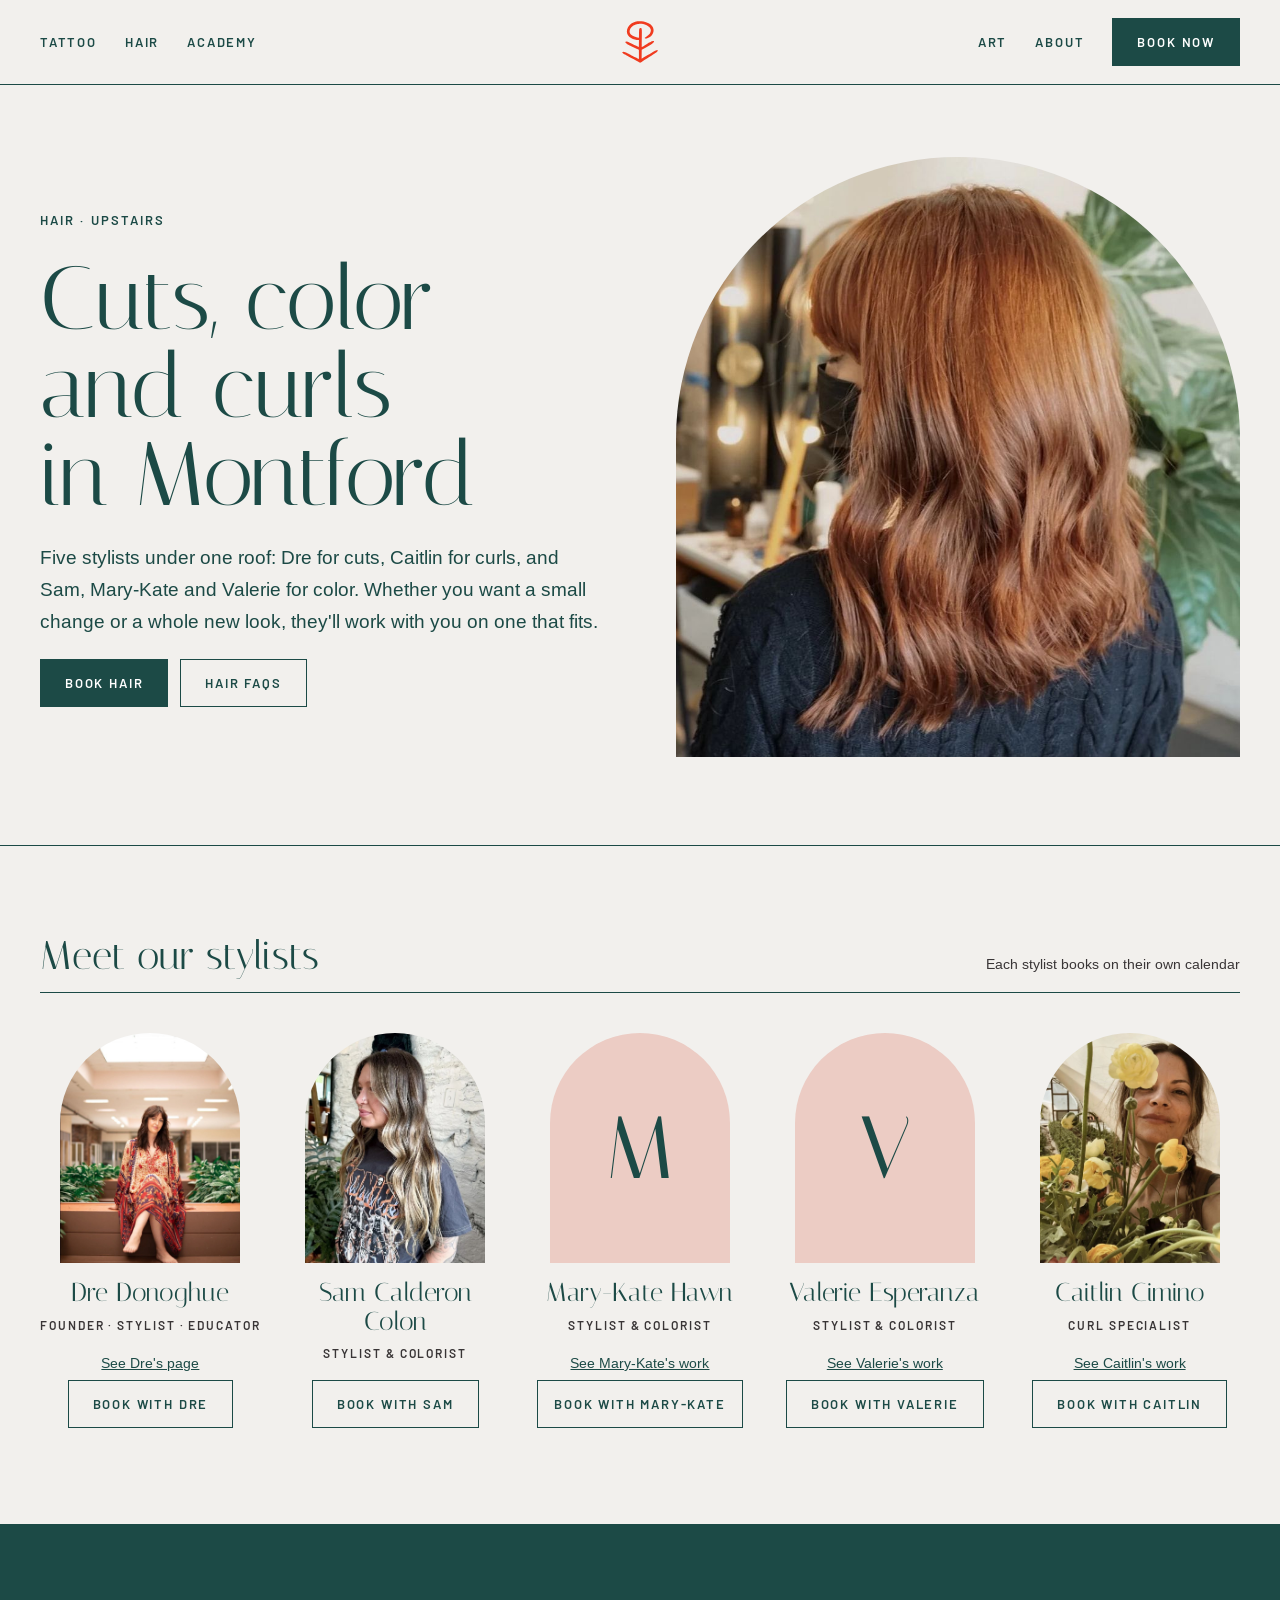
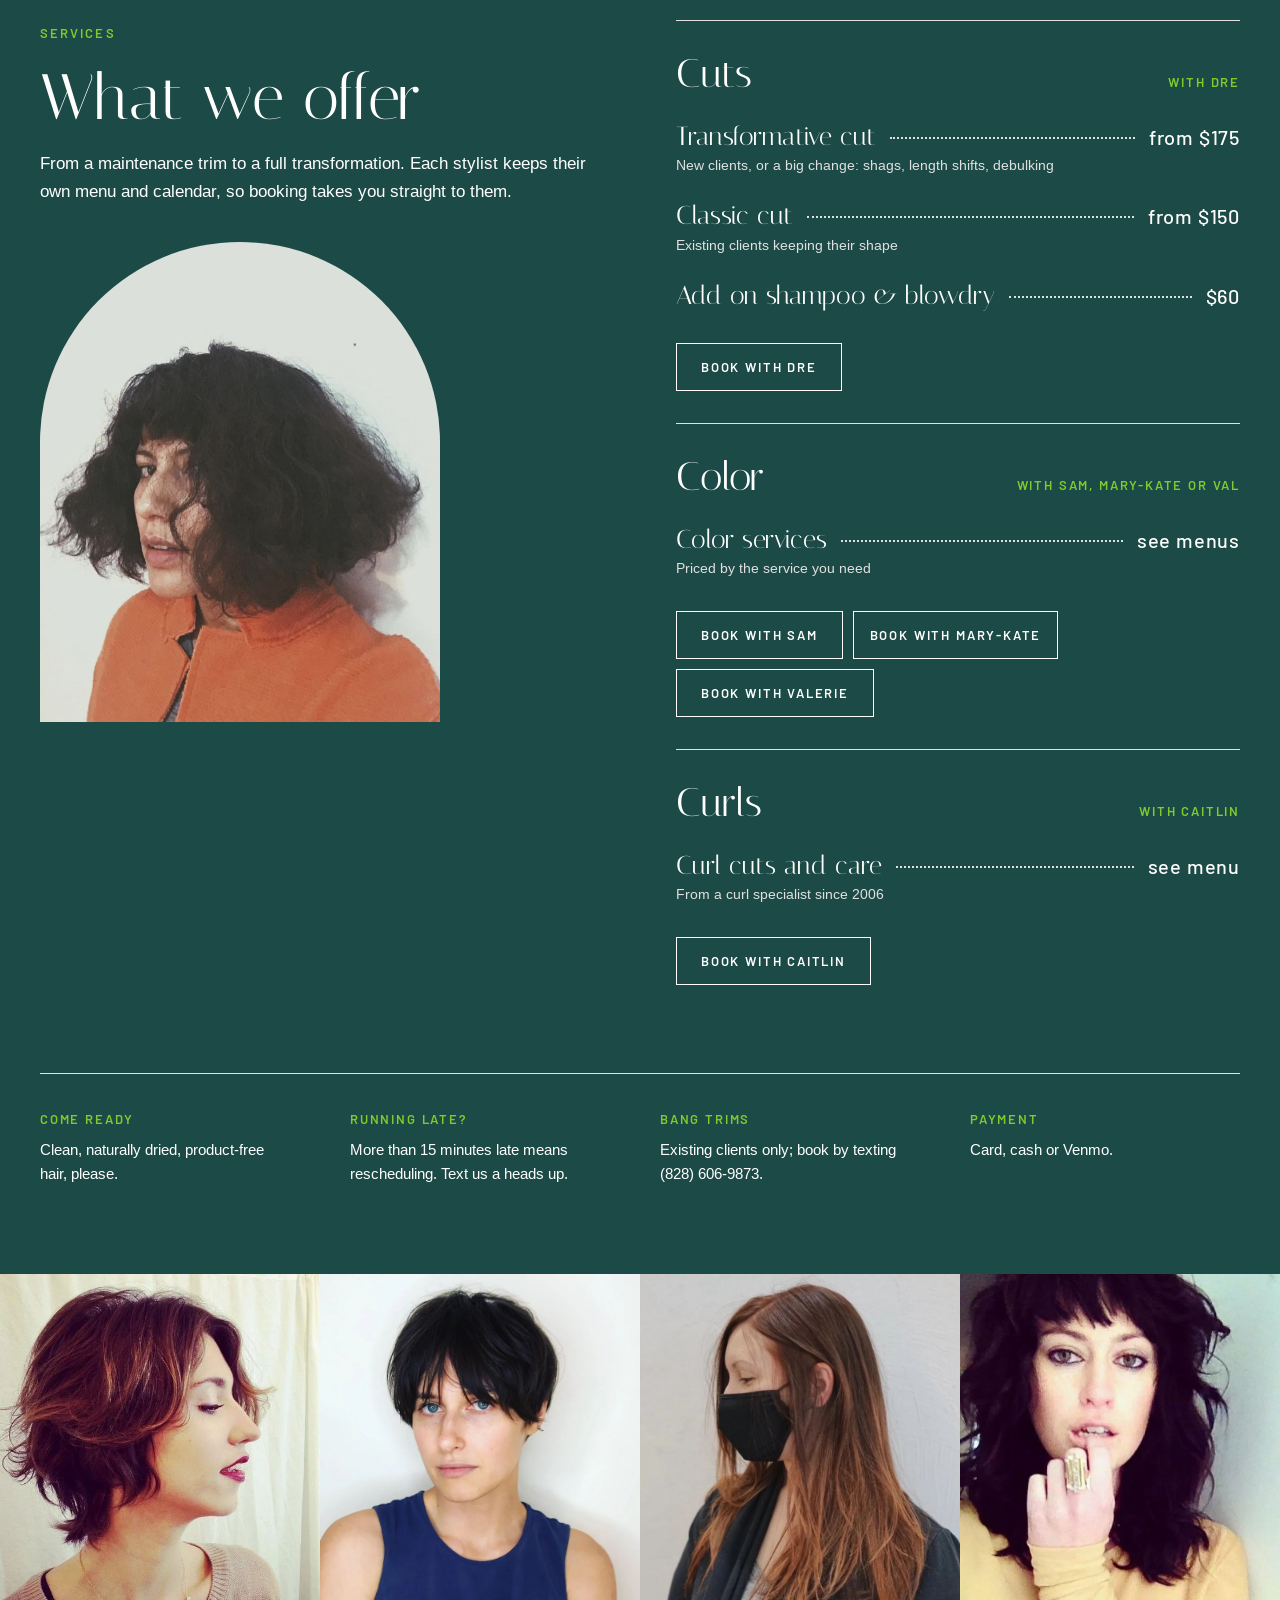
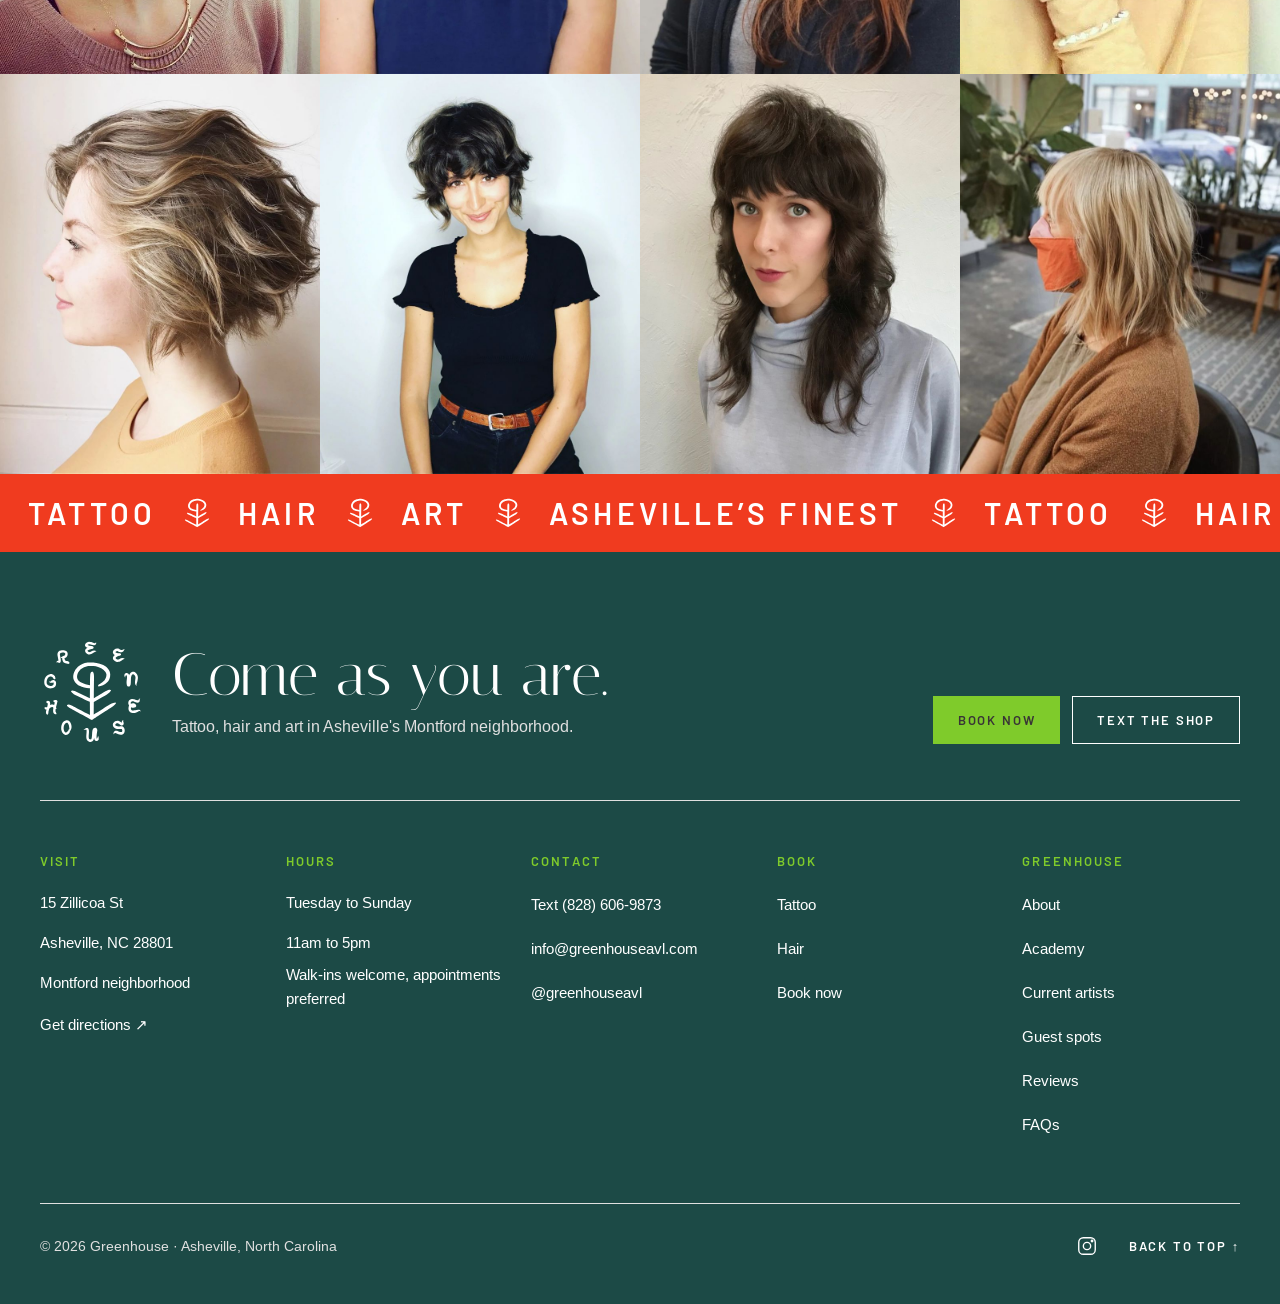
<file: hair.html>
<!doctype html>
<html lang="en">
<head>
<meta charset="utf-8">
<meta name="viewport" content="width=device-width, initial-scale=1">
<title>Hair salon in Montford, Asheville · Greenhouse</title>
<meta name="description" content="Cuts, color and curls from five stylists. Book straight with Dre, Caitlin, Sam, Mary-Kate or Valerie.">
<meta property="og:type" content="website">
<meta property="og:title" content="Hair salon in Montford, Asheville · Greenhouse">
<meta property="og:description" content="Cuts, color and curls from five stylists. Book straight with Dre, Caitlin, Sam, Mary-Kate or Valerie.">
<meta property="og:image" content="share.jpg">
<meta name="twitter:card" content="summary_large_image">
<meta name="theme-color" content="#F2F0ED">
<!-- Once the domain is set: make og:image a full URL and add <link rel="canonical" href="https://DOMAIN/hair.html"> -->
<link rel="icon" href="images/greenhouse-mark-vermilion.svg" type="image/svg+xml">
<link rel="preconnect" href="https://fonts.googleapis.com">
<link rel="preconnect" href="https://fonts.gstatic.com" crossorigin>
<link rel="stylesheet" href="https://fonts.googleapis.com/css2?family=Italiana&amp;family=Barlow:wght@400;500;600&amp;family=Arimo:ital,wght@0,400;0,700;1,400&amp;display=swap">
<link rel="stylesheet" href="css/site.css">
<link rel="stylesheet" href="css/booking.css">
<script src="js/booking.js" defer></script>
</head>
<body id="top">
<a class="gh-skip" href="#main">Skip to content</a>
<div style="background: #F2F0ED; color: #1C4A46; font-family: Arimo, Arial, sans-serif; font-size: 16px; line-height: 26px">

<header style="position: relative; border-bottom: 1px solid #1C4A46">
<div style="max-width: 1280px; margin: 0 auto; padding: 0 40px; height: 84px; display: grid; grid-template-columns: 1fr auto 1fr; align-items: center; gap: 16px">
<div style="justify-self: start; display: flex; align-items: center">
<nav aria-label="Services" class="gh-nav" style="display: flex; align-items: center; gap: 28px"><a href="tattoo.html" style="display: inline-flex; align-items: center; min-height: 44px; font-family: Barlow, Arial, sans-serif; font-weight: 600; letter-spacing: 0.14em; text-transform: uppercase; font-size: 13px; text-decoration: none">Tattoo</a><a href="hair.html" style="display: inline-flex; align-items: center; min-height: 44px; font-family: Barlow, Arial, sans-serif; font-weight: 600; letter-spacing: 0.14em; text-transform: uppercase; font-size: 13px; text-decoration: none">Hair</a><a href="academy.html" style="display: inline-flex; align-items: center; min-height: 44px; font-family: Barlow, Arial, sans-serif; font-weight: 600; letter-spacing: 0.14em; text-transform: uppercase; font-size: 13px; text-decoration: none">Academy</a></nav>
<details class="gh-menu" style="display: none; position: static"><summary style="display: flex; align-items: center; min-height: 44px; padding-right: 8px; cursor: pointer; color: #1C4A46; font-family: Barlow, Arial, sans-serif; font-weight: 600; letter-spacing: 0.14em; text-transform: uppercase; font-size: 13px; cursor: pointer">Menu</summary><nav aria-label="Menu" class="gh-menu-panel" style="display: none; flex-direction: column; position: absolute; left: 0; right: 0; top: 84px; z-index: 20; background: #F2F0ED; border-bottom: 1px solid #1C4A46"><a href="tattoo.html" style="display: flex; align-items: center; min-height: 52px; padding: 0 40px; border-top: 1px solid #1C4A46; font-family: Barlow, Arial, sans-serif; font-weight: 600; font-size: 13px; letter-spacing: 0.16em; text-transform: uppercase; text-decoration: none">Tattoo</a><a href="hair.html" style="display: flex; align-items: center; min-height: 52px; padding: 0 40px; border-top: 1px solid #1C4A46; font-family: Barlow, Arial, sans-serif; font-weight: 600; font-size: 13px; letter-spacing: 0.16em; text-transform: uppercase; text-decoration: none">Hair</a><a href="academy.html" style="display: flex; align-items: center; min-height: 52px; padding: 0 40px; border-top: 1px solid #1C4A46; font-family: Barlow, Arial, sans-serif; font-weight: 600; font-size: 13px; letter-spacing: 0.16em; text-transform: uppercase; text-decoration: none">Academy</a><a href="art.html" style="display: flex; align-items: center; min-height: 52px; padding: 0 40px; border-top: 1px solid #1C4A46; font-family: Barlow, Arial, sans-serif; font-weight: 600; font-size: 13px; letter-spacing: 0.16em; text-transform: uppercase; text-decoration: none">Art</a><a href="about.html" style="display: flex; align-items: center; min-height: 52px; padding: 0 40px; border-top: 1px solid #1C4A46; font-family: Barlow, Arial, sans-serif; font-weight: 600; font-size: 13px; letter-spacing: 0.16em; text-transform: uppercase; text-decoration: none">About</a><a href="reviews.html" style="display: flex; align-items: center; min-height: 52px; padding: 0 40px; border-top: 1px solid #1C4A46; font-family: Barlow, Arial, sans-serif; font-weight: 600; font-size: 13px; letter-spacing: 0.16em; text-transform: uppercase; text-decoration: none">Reviews</a><a href="faqs.html" style="display: flex; align-items: center; min-height: 52px; padding: 0 40px; border-top: 1px solid #1C4A46; font-family: Barlow, Arial, sans-serif; font-weight: 600; font-size: 13px; letter-spacing: 0.16em; text-transform: uppercase; text-decoration: none">FAQs</a></nav></details>
</div>
<a href="index.html" aria-label="Greenhouse home" style="display: block"><img src="images/greenhouse-mark-vermilion.svg" alt="Greenhouse" style="height: 44px; width: auto; display: block"></a>
<div style="justify-self: end; display: flex; align-items: center; gap: 28px">
<nav aria-label="More" class="gh-nav" style="display: flex; align-items: center; gap: 28px"><a href="art.html" style="display: inline-flex; align-items: center; min-height: 44px; font-family: Barlow, Arial, sans-serif; font-weight: 600; letter-spacing: 0.14em; text-transform: uppercase; font-size: 13px; text-decoration: none">Art</a><a href="about.html" style="display: inline-flex; align-items: center; min-height: 44px; font-family: Barlow, Arial, sans-serif; font-weight: 600; letter-spacing: 0.14em; text-transform: uppercase; font-size: 13px; text-decoration: none">About</a></nav>
<a class="gh-btn gh-btn--primary" href="book.html" style="display: inline-flex; align-items: center; justify-content: center; min-height: 48px; padding: 0 24px; box-sizing: border-box; font-family: Barlow, Arial, sans-serif; font-weight: 600; font-size: 13px; letter-spacing: 0.14em; text-transform: uppercase; text-decoration: none; white-space: nowrap; cursor: pointer; background: #1C4A46; color: #FFFFFF; border: 1.5px solid #1C4A46" data-book="">Book now</a>
</div>
</div>
</header>

<main id="main">
<section style="">
<div style="max-width: 1280px; margin: 0 auto; padding: 72px 40px 88px; display: flex; flex-direction: column; gap: 40px">
<div style="display: grid; grid-template-columns: repeat(auto-fit, minmax(min(100%, 420px), 1fr)); gap: 72px; align-items: center">
<div style="display: flex; flex-direction: column; gap: 22px">
<p style="margin: 0; font-family: Barlow, Arial, sans-serif; font-weight: 600; letter-spacing: 0.16em; text-transform: uppercase; font-size: 13px">Hair · upstairs</p>
<h1 style="margin: 0; font-family: Italiana, Georgia, serif; font-weight: 400; font-size: clamp(52px, 7vw, 96px); line-height: 0.98">Cuts, color and curls in Montford</h1>
<p style="margin: 0; font-size: 19px; line-height: 32px">Five stylists under one roof: Dre for cuts, Caitlin for curls, and Sam, Mary-Kate and Valerie for color. Whether you want a small change or a whole new look, they'll work with you on one that fits.</p>
<div style="display: flex; flex-wrap: wrap; gap: 12px"><a class="gh-btn gh-btn--primary" href="book.html" style="display: inline-flex; align-items: center; justify-content: center; min-height: 48px; padding: 0 24px; box-sizing: border-box; font-family: Barlow, Arial, sans-serif; font-weight: 600; font-size: 13px; letter-spacing: 0.14em; text-transform: uppercase; text-decoration: none; white-space: nowrap; cursor: pointer; background: #1C4A46; color: #FFFFFF; border: 1.5px solid #1C4A46" data-book="hair">Book hair</a><a class="gh-btn gh-btn--outline" href="faqs.html" style="display: inline-flex; align-items: center; justify-content: center; min-height: 48px; padding: 0 24px; box-sizing: border-box; font-family: Barlow, Arial, sans-serif; font-weight: 600; font-size: 13px; letter-spacing: 0.14em; text-transform: uppercase; text-decoration: none; white-space: nowrap; cursor: pointer; background: transparent; color: #1C4A46; border: 1.5px solid #1C4A46">Hair FAQs</a></div>
</div>
<img src="images/photos/097-IMG_0280.jpg" alt="Long copper hair" style="width: 100%; height: 600px; object-fit: cover; border-radius: 999px 999px 0 0; display: block">
</div>
</div>
</section>
<section style="border-top: 1px solid #1C4A46">
<div style="max-width: 1280px; margin: 0 auto; padding: 88px 40px 96px; display: flex; flex-direction: column; gap: 40px">
<div style="display: flex; flex-wrap: wrap; align-items: baseline; justify-content: space-between; gap: 12px; padding-bottom: 14px; border-bottom: 1px solid #1C4A46">
<h2 style="margin: 0; font-family: Italiana, Georgia, serif; font-weight: 400; font-size: 40px; line-height: 1.1">Meet our stylists</h2>
<span style="font-size: 14px; color: #393536">Each stylist books on their own calendar</span>
</div>
<div class="gh-artists" style="display: grid; grid-template-columns: repeat(auto-fit, minmax(190px, 1fr)); gap: 56px 24px">
<div style="display: flex; flex-direction: column; align-items: center; gap: 4px; text-align: center">
<img src="images/dre-donoghue.jpg" alt="Dre Donoghue" style="width: 180px; height: 230px; object-fit: cover; object-position: 50% 50%; border-radius: 999px 999px 0 0; display: block; margin-bottom: 12px">
<h3 style="margin: 0; font-family: Italiana, Georgia, serif; font-weight: 400; font-size: 26px; line-height: 1.1">Dre Donoghue</h3>
<p style="margin: 0; font-family: Barlow, Arial, sans-serif; font-weight: 600; letter-spacing: 0.16em; text-transform: uppercase; font-size: 12px; color: #393536">Founder · stylist · educator</p>
<div style="margin-top: auto; padding-top: 10px; display: flex; flex-direction: column; align-items: center; gap: 6px"><a href="dre.html" style="font-size: 14px; line-height: 22px">See Dre's page</a><a class="gh-btn gh-btn--outline" href="https://www.vagaro.com/dreatgreenhouse/book-now" style="display: inline-flex; align-items: center; justify-content: center; min-height: 48px; padding: 0 24px; box-sizing: border-box; font-family: Barlow, Arial, sans-serif; font-weight: 600; font-size: 13px; letter-spacing: 0.14em; text-transform: uppercase; text-decoration: none; white-space: nowrap; cursor: pointer; background: transparent; color: #1C4A46; border: 1.5px solid #1C4A46" target="_blank" rel="noopener">Book with Dre</a></div>
</div>
<div style="display: flex; flex-direction: column; align-items: center; gap: 4px; text-align: center">
<img src="images/photos/205-IMG_3376.jpg" alt="Hair by Sam Calderon Colon" style="width: 180px; height: 230px; object-fit: cover; object-position: 50% 50%; border-radius: 999px 999px 0 0; display: block; margin-bottom: 12px">
<h3 style="margin: 0; font-family: Italiana, Georgia, serif; font-weight: 400; font-size: 26px; line-height: 1.1">Sam Calderon Colon</h3>
<p style="margin: 0; font-family: Barlow, Arial, sans-serif; font-weight: 600; letter-spacing: 0.16em; text-transform: uppercase; font-size: 12px; color: #393536">Stylist &amp; colorist</p>
<div style="margin-top: auto; padding-top: 10px; display: flex; flex-direction: column; align-items: center; gap: 6px"><a class="gh-btn gh-btn--outline" href="https://sam-at-greenhouse.square.site/" style="display: inline-flex; align-items: center; justify-content: center; min-height: 48px; padding: 0 24px; box-sizing: border-box; font-family: Barlow, Arial, sans-serif; font-weight: 600; font-size: 13px; letter-spacing: 0.14em; text-transform: uppercase; text-decoration: none; white-space: nowrap; cursor: pointer; background: transparent; color: #1C4A46; border: 1.5px solid #1C4A46" target="_blank" rel="noopener">Book with Sam</a></div>
</div>
<div style="display: flex; flex-direction: column; align-items: center; gap: 4px; text-align: center">
<div role="img" aria-label="Mary-Kate" style="width: 180px; height: 230px; border-radius: 999px 999px 0 0; background: #ECCCC4; display: flex; align-items: center; justify-content: center; margin-bottom: 12px"><span aria-hidden="true" style="font-family: Italiana, Georgia, serif; font-size: 88px; line-height: 1; color: #1C4A46">M</span></div>
<h3 style="margin: 0; font-family: Italiana, Georgia, serif; font-weight: 400; font-size: 26px; line-height: 1.1">Mary-Kate Hawn</h3>
<p style="margin: 0; font-family: Barlow, Arial, sans-serif; font-weight: 600; letter-spacing: 0.16em; text-transform: uppercase; font-size: 12px; color: #393536">Stylist &amp; colorist</p>
<div style="margin-top: auto; padding-top: 10px; display: flex; flex-direction: column; align-items: center; gap: 6px"><a href="https://www.instagram.com/marykatedoeshair/" style="font-size: 14px; line-height: 22px" target="_blank" rel="noopener">See Mary-Kate's work</a><a class="gh-btn gh-btn--outline" href="https://marykatedoeshair.square.site" style="display: inline-flex; align-items: center; justify-content: center; min-height: 48px; padding: 0 16px; box-sizing: border-box; font-family: Barlow, Arial, sans-serif; font-weight: 600; font-size: 13px; letter-spacing: 0.14em; text-transform: uppercase; text-decoration: none; white-space: nowrap; cursor: pointer; background: transparent; color: #1C4A46; border: 1.5px solid #1C4A46" target="_blank" rel="noopener">Book with Mary‑Kate</a></div>
</div>
<div style="display: flex; flex-direction: column; align-items: center; gap: 4px; text-align: center">
<div role="img" aria-label="Valerie" style="width: 180px; height: 230px; border-radius: 999px 999px 0 0; background: #ECCCC4; display: flex; align-items: center; justify-content: center; margin-bottom: 12px"><span aria-hidden="true" style="font-family: Italiana, Georgia, serif; font-size: 88px; line-height: 1; color: #1C4A46">V</span></div>
<h3 style="margin: 0; font-family: Italiana, Georgia, serif; font-weight: 400; font-size: 26px; line-height: 1.1">Valerie Esperanza</h3>
<p style="margin: 0; font-family: Barlow, Arial, sans-serif; font-weight: 600; letter-spacing: 0.16em; text-transform: uppercase; font-size: 12px; color: #393536">Stylist &amp; colorist</p>
<div style="margin-top: auto; padding-top: 10px; display: flex; flex-direction: column; align-items: center; gap: 6px"><a href="https://www.instagram.com/valerieesperanza/" style="font-size: 14px; line-height: 22px" target="_blank" rel="noopener">See Valerie's work</a><a class="gh-btn gh-btn--outline" href="https://valerieesperanza.glossgenius.com" style="display: inline-flex; align-items: center; justify-content: center; min-height: 48px; padding: 0 24px; box-sizing: border-box; font-family: Barlow, Arial, sans-serif; font-weight: 600; font-size: 13px; letter-spacing: 0.14em; text-transform: uppercase; text-decoration: none; white-space: nowrap; cursor: pointer; background: transparent; color: #1C4A46; border: 1.5px solid #1C4A46" target="_blank" rel="noopener">Book with Valerie</a></div>
</div>
<div style="display: flex; flex-direction: column; align-items: center; gap: 4px; text-align: center">
<img src="images/photos/204-Caitlin.jpg" alt="Caitlin Cimino" style="width: 180px; height: 230px; object-fit: cover; object-position: 50% 30%; border-radius: 999px 999px 0 0; display: block; margin-bottom: 12px">
<h3 style="margin: 0; font-family: Italiana, Georgia, serif; font-weight: 400; font-size: 26px; line-height: 1.1">Caitlin Cimino</h3>
<p style="margin: 0; font-family: Barlow, Arial, sans-serif; font-weight: 600; letter-spacing: 0.16em; text-transform: uppercase; font-size: 12px; color: #393536">Curl specialist</p>
<div style="margin-top: auto; padding-top: 10px; display: flex; flex-direction: column; align-items: center; gap: 6px"><a href="https://www.instagram.com/daffodilcurls/" style="font-size: 14px; line-height: 22px" target="_blank" rel="noopener">See Caitlin's work</a><a class="gh-btn gh-btn--outline" href="https://daffodilcurls.square.site" style="display: inline-flex; align-items: center; justify-content: center; min-height: 48px; padding: 0 24px; box-sizing: border-box; font-family: Barlow, Arial, sans-serif; font-weight: 600; font-size: 13px; letter-spacing: 0.14em; text-transform: uppercase; text-decoration: none; white-space: nowrap; cursor: pointer; background: transparent; color: #1C4A46; border: 1.5px solid #1C4A46" target="_blank" rel="noopener">Book with Caitlin</a></div>
</div>
</div>
</div>
</section>
<section aria-labelledby="services-heading" style="background: #1C4A46; color: #FFFFFF">
<div style="max-width: 1280px; margin: 0 auto; padding: 96px 40px 88px; display: flex; flex-direction: column; gap: 56px">
<div style="display: grid; grid-template-columns: repeat(auto-fit, minmax(min(100%, 380px), 1fr)); gap: 72px; align-items: start">
<div style="display: flex; flex-direction: column; gap: 20px">
<p style="margin: 0; font-family: Barlow, Arial, sans-serif; font-weight: 600; letter-spacing: 0.16em; text-transform: uppercase; font-size: 13px; color: #7FCB2B">Services</p>
<h2 id="services-heading" style="margin: 0; font-family: Italiana, Georgia, serif; font-weight: 400; font-size: clamp(48px, 5vw, 72px); line-height: 1">What we offer</h2>
<p style="margin: 0; font-size: 17px; line-height: 28px">From a maintenance trim to a full transformation. Each stylist keeps their own menu and calendar, so booking takes you straight to them.</p>
<img src="images/photos/077-Screenshot-2021-03-09-at-8.48.06-PM.jpg" alt="Voluminous curly cut" style="width: 100%; max-width: 400px; height: 480px; object-fit: cover; object-position: 50% 30%; border-radius: 999px 999px 0 0; display: block; margin-top: 16px">
</div>
<div style="display: flex; flex-direction: column">
<div style="display: flex; flex-direction: column; gap: 6px; padding: 32px 0; border-top: 1px solid #E0E0E0">
<div style="display: flex; flex-wrap: wrap; align-items: baseline; justify-content: space-between; gap: 8px 24px">
<h3 style="margin: 0; font-family: Italiana, Georgia, serif; font-weight: 400; font-size: 40px; line-height: 1.05">Cuts</h3>
<span style="font-family: Barlow, Arial, sans-serif; font-weight: 600; letter-spacing: 0.14em; text-transform: uppercase; font-size: 13px; color: #7FCB2B">with Dre</span>
</div>
<ul style="margin: 8px 0 0; padding: 0; list-style: none"><li style="display: flex; flex-direction: column; gap: 2px; padding: 12px 0">
<div class="gh-price-row" style="display: flex; align-items: baseline; gap: 14px"><span style="font-family: Italiana, Georgia, serif; font-weight: 400; font-size: 26px; line-height: 1.2">Transformative cut</span><span aria-hidden="true" style="flex: 1 1 40px; min-width: 24px; border-bottom: 2px dotted #E0E0E0; transform: translateY(-6px)"></span><span style="flex: 0 0 auto; font-family: Barlow, Arial, sans-serif; font-weight: 500; font-size: 20px; letter-spacing: 0.04em; white-space: nowrap">from $175</span></div>
<span style="font-size: 14px; line-height: 22px; color: #E0E0E0">New clients, or a big change: shags, length shifts, debulking</span>
</li><li style="display: flex; flex-direction: column; gap: 2px; padding: 12px 0">
<div class="gh-price-row" style="display: flex; align-items: baseline; gap: 14px"><span style="font-family: Italiana, Georgia, serif; font-weight: 400; font-size: 26px; line-height: 1.2">Classic cut</span><span aria-hidden="true" style="flex: 1 1 40px; min-width: 24px; border-bottom: 2px dotted #E0E0E0; transform: translateY(-6px)"></span><span style="flex: 0 0 auto; font-family: Barlow, Arial, sans-serif; font-weight: 500; font-size: 20px; letter-spacing: 0.04em; white-space: nowrap">from $150</span></div>
<span style="font-size: 14px; line-height: 22px; color: #E0E0E0">Existing clients keeping their shape</span>
</li><li style="display: flex; flex-direction: column; gap: 2px; padding: 12px 0">
<div class="gh-price-row" style="display: flex; align-items: baseline; gap: 14px"><span style="font-family: Italiana, Georgia, serif; font-weight: 400; font-size: 26px; line-height: 1.2">Add on shampoo &amp; blowdry</span><span aria-hidden="true" style="flex: 1 1 40px; min-width: 24px; border-bottom: 2px dotted #E0E0E0; transform: translateY(-6px)"></span><span style="flex: 0 0 auto; font-family: Barlow, Arial, sans-serif; font-weight: 500; font-size: 20px; letter-spacing: 0.04em; white-space: nowrap">$60</span></div>

</li></ul>
<div style="display: flex; flex-wrap: wrap; gap: 10px; padding-top: 14px"><a class="gh-btn gh-btn--outline-light" href="https://www.vagaro.com/dreatgreenhouse/book-now" style="display: inline-flex; align-items: center; justify-content: center; min-height: 48px; padding: 0 24px; box-sizing: border-box; font-family: Barlow, Arial, sans-serif; font-weight: 600; font-size: 13px; letter-spacing: 0.14em; text-transform: uppercase; text-decoration: none; white-space: nowrap; cursor: pointer; background: transparent; color: #FFFFFF; border: 1.5px solid #FFFFFF" target="_blank" rel="noopener">Book with Dre</a></div>
</div>
<div style="display: flex; flex-direction: column; gap: 6px; padding: 32px 0; border-top: 1px solid #E0E0E0">
<div style="display: flex; flex-wrap: wrap; align-items: baseline; justify-content: space-between; gap: 8px 24px">
<h3 style="margin: 0; font-family: Italiana, Georgia, serif; font-weight: 400; font-size: 40px; line-height: 1.05">Color</h3>
<span style="font-family: Barlow, Arial, sans-serif; font-weight: 600; letter-spacing: 0.14em; text-transform: uppercase; font-size: 13px; color: #7FCB2B">with Sam, Mary-Kate or Val</span>
</div>
<ul style="margin: 8px 0 0; padding: 0; list-style: none"><li style="display: flex; flex-direction: column; gap: 2px; padding: 12px 0">
<div class="gh-price-row" style="display: flex; align-items: baseline; gap: 14px"><span style="font-family: Italiana, Georgia, serif; font-weight: 400; font-size: 26px; line-height: 1.2">Color services</span><span aria-hidden="true" style="flex: 1 1 40px; min-width: 24px; border-bottom: 2px dotted #E0E0E0; transform: translateY(-6px)"></span><span style="flex: 0 0 auto; font-family: Barlow, Arial, sans-serif; font-weight: 500; font-size: 20px; letter-spacing: 0.04em; white-space: nowrap">see menus</span></div>
<span style="font-size: 14px; line-height: 22px; color: #E0E0E0">Priced by the service you need</span>
</li></ul>
<div style="display: flex; flex-wrap: wrap; gap: 10px; padding-top: 14px"><a class="gh-btn gh-btn--outline-light" href="https://sam-at-greenhouse.square.site/" style="display: inline-flex; align-items: center; justify-content: center; min-height: 48px; padding: 0 24px; box-sizing: border-box; font-family: Barlow, Arial, sans-serif; font-weight: 600; font-size: 13px; letter-spacing: 0.14em; text-transform: uppercase; text-decoration: none; white-space: nowrap; cursor: pointer; background: transparent; color: #FFFFFF; border: 1.5px solid #FFFFFF" target="_blank" rel="noopener">Book with Sam</a><a class="gh-btn gh-btn--outline-light" href="https://marykatedoeshair.square.site" style="display: inline-flex; align-items: center; justify-content: center; min-height: 48px; padding: 0 16px; box-sizing: border-box; font-family: Barlow, Arial, sans-serif; font-weight: 600; font-size: 13px; letter-spacing: 0.14em; text-transform: uppercase; text-decoration: none; white-space: nowrap; cursor: pointer; background: transparent; color: #FFFFFF; border: 1.5px solid #FFFFFF" target="_blank" rel="noopener">Book with Mary‑Kate</a><a class="gh-btn gh-btn--outline-light" href="https://valerieesperanza.glossgenius.com" style="display: inline-flex; align-items: center; justify-content: center; min-height: 48px; padding: 0 24px; box-sizing: border-box; font-family: Barlow, Arial, sans-serif; font-weight: 600; font-size: 13px; letter-spacing: 0.14em; text-transform: uppercase; text-decoration: none; white-space: nowrap; cursor: pointer; background: transparent; color: #FFFFFF; border: 1.5px solid #FFFFFF" target="_blank" rel="noopener">Book with Valerie</a></div>
</div>
<div style="display: flex; flex-direction: column; gap: 6px; padding: 32px 0; border-top: 1px solid #E0E0E0">
<div style="display: flex; flex-wrap: wrap; align-items: baseline; justify-content: space-between; gap: 8px 24px">
<h3 style="margin: 0; font-family: Italiana, Georgia, serif; font-weight: 400; font-size: 40px; line-height: 1.05">Curls</h3>
<span style="font-family: Barlow, Arial, sans-serif; font-weight: 600; letter-spacing: 0.14em; text-transform: uppercase; font-size: 13px; color: #7FCB2B">with Caitlin</span>
</div>
<ul style="margin: 8px 0 0; padding: 0; list-style: none"><li style="display: flex; flex-direction: column; gap: 2px; padding: 12px 0">
<div class="gh-price-row" style="display: flex; align-items: baseline; gap: 14px"><span style="font-family: Italiana, Georgia, serif; font-weight: 400; font-size: 26px; line-height: 1.2">Curl cuts and care</span><span aria-hidden="true" style="flex: 1 1 40px; min-width: 24px; border-bottom: 2px dotted #E0E0E0; transform: translateY(-6px)"></span><span style="flex: 0 0 auto; font-family: Barlow, Arial, sans-serif; font-weight: 500; font-size: 20px; letter-spacing: 0.04em; white-space: nowrap">see menu</span></div>
<span style="font-size: 14px; line-height: 22px; color: #E0E0E0">From a curl specialist since 2006</span>
</li></ul>
<div style="display: flex; flex-wrap: wrap; gap: 10px; padding-top: 14px"><a class="gh-btn gh-btn--outline-light" href="https://daffodilcurls.square.site" style="display: inline-flex; align-items: center; justify-content: center; min-height: 48px; padding: 0 24px; box-sizing: border-box; font-family: Barlow, Arial, sans-serif; font-weight: 600; font-size: 13px; letter-spacing: 0.14em; text-transform: uppercase; text-decoration: none; white-space: nowrap; cursor: pointer; background: transparent; color: #FFFFFF; border: 1.5px solid #FFFFFF" target="_blank" rel="noopener">Book with Caitlin</a></div>
</div>
</div>
</div>
<div style="display: grid; grid-template-columns: repeat(auto-fit, minmax(min(100%, 230px), 1fr)); gap: 28px 40px; padding-top: 32px; border-top: 1px solid #E0E0E0">
<div style="display: flex; flex-direction: column; gap: 6px"><p style="margin: 0; font-family: Barlow, Arial, sans-serif; font-weight: 600; letter-spacing: 0.14em; text-transform: uppercase; font-size: 13px; color: #7FCB2B">Come ready</p><p style="margin: 0; font-size: 15px; line-height: 24px">Clean, naturally dried, product-free hair, please.</p></div><div style="display: flex; flex-direction: column; gap: 6px"><p style="margin: 0; font-family: Barlow, Arial, sans-serif; font-weight: 600; letter-spacing: 0.14em; text-transform: uppercase; font-size: 13px; color: #7FCB2B">Running late?</p><p style="margin: 0; font-size: 15px; line-height: 24px">More than 15 minutes late means rescheduling. Text us a heads up.</p></div><div style="display: flex; flex-direction: column; gap: 6px"><p style="margin: 0; font-family: Barlow, Arial, sans-serif; font-weight: 600; letter-spacing: 0.14em; text-transform: uppercase; font-size: 13px; color: #7FCB2B">Bang trims</p><p style="margin: 0; font-size: 15px; line-height: 24px">Existing clients only; book by texting (828) 606-9873.</p></div><div style="display: flex; flex-direction: column; gap: 6px"><p style="margin: 0; font-family: Barlow, Arial, sans-serif; font-weight: 600; letter-spacing: 0.14em; text-transform: uppercase; font-size: 13px; color: #7FCB2B">Payment</p><p style="margin: 0; font-size: 15px; line-height: 24px">Card, cash or Venmo.</p></div>
</div>
</div>
</section>
<section aria-label="Our work" style="display: grid; grid-template-columns: repeat(auto-fill, minmax(max(25%, 180px), 1fr))">
<img src="images/photos/044-FullSizeRender-7.jpg" alt="Hair by Greenhouse" style="width: 100%; aspect-ratio: 4 / 5; height: auto; object-fit: cover; display: block">
<img src="images/photos/057-IMG_5080.jpg" alt="Hair by Greenhouse" style="width: 100%; aspect-ratio: 4 / 5; height: auto; object-fit: cover; display: block">
<img src="images/photos/104-IMG_0271.jpg" alt="Hair by Greenhouse" style="width: 100%; aspect-ratio: 4 / 5; height: auto; object-fit: cover; display: block">
<img src="images/photos/112-FullSizeRender-6.jpg" alt="Hair by Greenhouse" style="width: 100%; aspect-ratio: 4 / 5; height: auto; object-fit: cover; display: block">
<img src="images/photos/151-IMG_5643.jpg" alt="Hair by Greenhouse" style="width: 100%; aspect-ratio: 4 / 5; height: auto; object-fit: cover; display: block">
<img src="images/photos/167-IMG_4840.jpg" alt="Hair by Greenhouse" style="width: 100%; aspect-ratio: 4 / 5; height: auto; object-fit: cover; display: block">
<img src="images/photos/249-IMG_8321_Facetune_09-12-2020-23-19-51.jpg" alt="Hair by Greenhouse" style="width: 100%; aspect-ratio: 4 / 5; height: auto; object-fit: cover; display: block">
<img src="images/photos/119-IMG_0272.jpg" alt="Hair by Greenhouse" style="width: 100%; aspect-ratio: 4 / 5; height: auto; object-fit: cover; display: block">
</section>

<section aria-label="Tattoo, hair, art. Asheville’s finest." class="gh-ticker" style="background: #F03B1F; color: #FFFFFF; overflow: hidden">
<div class="gh-ticker-track" aria-hidden="true" style="display: flex; align-items: center; width: max-content; padding: 24px 0; white-space: nowrap"><span style="padding: 0 28px; font-family: Barlow, Arial, sans-serif; font-weight: 600; font-size: 30px; line-height: 1; letter-spacing: 0.14em; text-transform: uppercase">Tattoo</span><img src="images/greenhouse-mark-white.svg" alt="" style="height: 30px; width: auto; display: block; flex: 0 0 auto"><span style="padding: 0 28px; font-family: Barlow, Arial, sans-serif; font-weight: 600; font-size: 30px; line-height: 1; letter-spacing: 0.14em; text-transform: uppercase">Hair</span><img src="images/greenhouse-mark-white.svg" alt="" style="height: 30px; width: auto; display: block; flex: 0 0 auto"><span style="padding: 0 28px; font-family: Barlow, Arial, sans-serif; font-weight: 600; font-size: 30px; line-height: 1; letter-spacing: 0.14em; text-transform: uppercase">Art</span><img src="images/greenhouse-mark-white.svg" alt="" style="height: 30px; width: auto; display: block; flex: 0 0 auto"><span style="padding: 0 28px; font-family: Barlow, Arial, sans-serif; font-weight: 600; font-size: 30px; line-height: 1; letter-spacing: 0.14em; text-transform: uppercase">Asheville’s finest</span><img src="images/greenhouse-mark-white.svg" alt="" style="height: 30px; width: auto; display: block; flex: 0 0 auto"><span style="padding: 0 28px; font-family: Barlow, Arial, sans-serif; font-weight: 600; font-size: 30px; line-height: 1; letter-spacing: 0.14em; text-transform: uppercase">Tattoo</span><img src="images/greenhouse-mark-white.svg" alt="" style="height: 30px; width: auto; display: block; flex: 0 0 auto"><span style="padding: 0 28px; font-family: Barlow, Arial, sans-serif; font-weight: 600; font-size: 30px; line-height: 1; letter-spacing: 0.14em; text-transform: uppercase">Hair</span><img src="images/greenhouse-mark-white.svg" alt="" style="height: 30px; width: auto; display: block; flex: 0 0 auto"><span style="padding: 0 28px; font-family: Barlow, Arial, sans-serif; font-weight: 600; font-size: 30px; line-height: 1; letter-spacing: 0.14em; text-transform: uppercase">Art</span><img src="images/greenhouse-mark-white.svg" alt="" style="height: 30px; width: auto; display: block; flex: 0 0 auto"><span style="padding: 0 28px; font-family: Barlow, Arial, sans-serif; font-weight: 600; font-size: 30px; line-height: 1; letter-spacing: 0.14em; text-transform: uppercase">Asheville’s finest</span><img src="images/greenhouse-mark-white.svg" alt="" style="height: 30px; width: auto; display: block; flex: 0 0 auto"><span style="padding: 0 28px; font-family: Barlow, Arial, sans-serif; font-weight: 600; font-size: 30px; line-height: 1; letter-spacing: 0.14em; text-transform: uppercase">Tattoo</span><img src="images/greenhouse-mark-white.svg" alt="" style="height: 30px; width: auto; display: block; flex: 0 0 auto"><span style="padding: 0 28px; font-family: Barlow, Arial, sans-serif; font-weight: 600; font-size: 30px; line-height: 1; letter-spacing: 0.14em; text-transform: uppercase">Hair</span><img src="images/greenhouse-mark-white.svg" alt="" style="height: 30px; width: auto; display: block; flex: 0 0 auto"><span style="padding: 0 28px; font-family: Barlow, Arial, sans-serif; font-weight: 600; font-size: 30px; line-height: 1; letter-spacing: 0.14em; text-transform: uppercase">Art</span><img src="images/greenhouse-mark-white.svg" alt="" style="height: 30px; width: auto; display: block; flex: 0 0 auto"><span style="padding: 0 28px; font-family: Barlow, Arial, sans-serif; font-weight: 600; font-size: 30px; line-height: 1; letter-spacing: 0.14em; text-transform: uppercase">Asheville’s finest</span><img src="images/greenhouse-mark-white.svg" alt="" style="height: 30px; width: auto; display: block; flex: 0 0 auto"><span style="padding: 0 28px; font-family: Barlow, Arial, sans-serif; font-weight: 600; font-size: 30px; line-height: 1; letter-spacing: 0.14em; text-transform: uppercase">Tattoo</span><img src="images/greenhouse-mark-white.svg" alt="" style="height: 30px; width: auto; display: block; flex: 0 0 auto"><span style="padding: 0 28px; font-family: Barlow, Arial, sans-serif; font-weight: 600; font-size: 30px; line-height: 1; letter-spacing: 0.14em; text-transform: uppercase">Hair</span><img src="images/greenhouse-mark-white.svg" alt="" style="height: 30px; width: auto; display: block; flex: 0 0 auto"><span style="padding: 0 28px; font-family: Barlow, Arial, sans-serif; font-weight: 600; font-size: 30px; line-height: 1; letter-spacing: 0.14em; text-transform: uppercase">Art</span><img src="images/greenhouse-mark-white.svg" alt="" style="height: 30px; width: auto; display: block; flex: 0 0 auto"><span style="padding: 0 28px; font-family: Barlow, Arial, sans-serif; font-weight: 600; font-size: 30px; line-height: 1; letter-spacing: 0.14em; text-transform: uppercase">Asheville’s finest</span><img src="images/greenhouse-mark-white.svg" alt="" style="height: 30px; width: auto; display: block; flex: 0 0 auto"></div>
</section>

</main>

<footer style="background: #1C4A46; color: #FFFFFF">
<div style="max-width: 1280px; margin: 0 auto; padding: 88px 40px 36px; display: flex; flex-direction: column; gap: 56px">
<div style="display: flex; flex-wrap: wrap; justify-content: space-between; align-items: flex-end; gap: 32px 48px">
<div style="display: flex; align-items: center; gap: 28px">
<img src="images/greenhouse-seal-white.svg" alt="" style="width: 104px; height: 104px; display: block; flex: 0 0 auto">
<div style="display: flex; flex-direction: column; gap: 8px">
<p style="margin: 0; font-family: Italiana, Georgia, serif; font-weight: 400; font-size: clamp(40px, 5vw, 60px); line-height: 1">Come as you are.</p>
<p style="margin: 0; font-size: 16px; line-height: 26px; color: #E0E0E0">Tattoo, hair and art in Asheville's Montford neighborhood.</p>
</div>
</div>
<div style="display: flex; flex-wrap: wrap; gap: 12px">
<a class="gh-btn gh-btn--lime" href="book.html" style="display: inline-flex; align-items: center; justify-content: center; min-height: 48px; padding: 0 24px; box-sizing: border-box; font-family: Barlow, Arial, sans-serif; font-weight: 600; font-size: 13px; letter-spacing: 0.14em; text-transform: uppercase; text-decoration: none; white-space: nowrap; cursor: pointer; background: #7FCB2B; color: #393536; border: 1.5px solid #7FCB2B" data-book="">Book now</a>
<a class="gh-btn gh-btn--outline-light" href="sms:+18286069873" style="display: inline-flex; align-items: center; justify-content: center; min-height: 48px; padding: 0 24px; box-sizing: border-box; font-family: Barlow, Arial, sans-serif; font-weight: 600; font-size: 13px; letter-spacing: 0.14em; text-transform: uppercase; text-decoration: none; white-space: nowrap; cursor: pointer; background: transparent; color: #FFFFFF; border: 1.5px solid #FFFFFF">Text the shop</a>
</div>
</div>
<div style="display: grid; grid-template-columns: repeat(auto-fit, minmax(min(100%, 140px), 1fr)); gap: 36px 28px; padding-top: 48px; border-top: 1px solid #E0E0E0; font-size: 15px; line-height: 24px; overflow-wrap: anywhere">
<div style="display: flex; flex-direction: column; gap: 0"><p style="margin: 0 0 10px; font-family: Barlow, Arial, sans-serif; font-weight: 600; letter-spacing: 0.16em; text-transform: uppercase; font-size: 13px; color: #7FCB2B">Visit</p><span style="display: inline-flex; align-items: center; min-height: 40px">15 Zillicoa St</span><span style="display: inline-flex; align-items: center; min-height: 40px">Asheville, NC 28801</span><span style="display: inline-flex; align-items: center; min-height: 40px">Montford neighborhood</span><a href="https://www.google.com/maps/search/?api=1&amp;query=Greenhouse+15+Zillicoa+St+Asheville+NC" target="_blank" rel="noopener" style="color: #FFFFFF; text-decoration: none; display: inline-flex; align-items: center; min-height: 44px">Get directions ↗</a></div>
<div style="display: flex; flex-direction: column; gap: 0"><p style="margin: 0 0 10px; font-family: Barlow, Arial, sans-serif; font-weight: 600; letter-spacing: 0.16em; text-transform: uppercase; font-size: 13px; color: #7FCB2B">Hours</p><span style="display: inline-flex; align-items: center; min-height: 40px">Tuesday to Sunday</span><span style="display: inline-flex; align-items: center; min-height: 40px">11am to 5pm</span><span style="display: inline-flex; align-items: center; min-height: 40px">Walk-ins welcome, appointments preferred</span></div>
<div class="gh-foot-contact" style="display: flex; flex-direction: column; gap: 0"><p style="margin: 0 0 10px; font-family: Barlow, Arial, sans-serif; font-weight: 600; letter-spacing: 0.16em; text-transform: uppercase; font-size: 13px; color: #7FCB2B">Contact</p><a href="sms:+18286069873" style="color: #FFFFFF; text-decoration: none; display: inline-flex; align-items: center; min-height: 44px">Text (828) 606-9873</a><a href="mailto:info@greenhouseavl.com" style="color: #FFFFFF; text-decoration: none; display: inline-flex; align-items: center; min-height: 44px">info@greenhouseavl.com</a><a href="https://www.instagram.com/greenhouseavl" style="color: #FFFFFF; text-decoration: none; display: inline-flex; align-items: center; min-height: 44px">@greenhouseavl</a></div>
<div style="display: flex; flex-direction: column; gap: 0"><p style="margin: 0 0 10px; font-family: Barlow, Arial, sans-serif; font-weight: 600; letter-spacing: 0.16em; text-transform: uppercase; font-size: 13px; color: #7FCB2B">Book</p><a href="tattoo.html" style="color: #FFFFFF; text-decoration: none; display: inline-flex; align-items: center; min-height: 44px">Tattoo</a><a href="hair.html" style="color: #FFFFFF; text-decoration: none; display: inline-flex; align-items: center; min-height: 44px">Hair</a><a href="book.html" style="color: #FFFFFF; text-decoration: none; display: inline-flex; align-items: center; min-height: 44px" data-book="">Book now</a></div>
<div style="display: flex; flex-direction: column; gap: 0"><p style="margin: 0 0 10px; font-family: Barlow, Arial, sans-serif; font-weight: 600; letter-spacing: 0.16em; text-transform: uppercase; font-size: 13px; color: #7FCB2B">Greenhouse</p><a href="about.html" style="color: #FFFFFF; text-decoration: none; display: inline-flex; align-items: center; min-height: 44px">About</a><a href="academy.html" style="color: #FFFFFF; text-decoration: none; display: inline-flex; align-items: center; min-height: 44px">Academy</a><a href="art.html" style="color: #FFFFFF; text-decoration: none; display: inline-flex; align-items: center; min-height: 44px">Current artists</a><a href="guest-spots.html" style="color: #FFFFFF; text-decoration: none; display: inline-flex; align-items: center; min-height: 44px">Guest spots</a><a href="reviews.html" style="color: #FFFFFF; text-decoration: none; display: inline-flex; align-items: center; min-height: 44px">Reviews</a><a href="faqs.html" style="color: #FFFFFF; text-decoration: none; display: inline-flex; align-items: center; min-height: 44px">FAQs</a></div>
</div>
<div style="display: flex; flex-wrap: wrap; justify-content: space-between; align-items: center; gap: 12px 24px; padding-top: 20px; border-top: 1px solid #E0E0E0; font-size: 14px; line-height: 22px; color: #E0E0E0">
<span>© 2026 Greenhouse · Asheville, North Carolina</span>
<div style="display: flex; align-items: center; gap: 20px">
<a href="https://www.instagram.com/greenhouseavl/" target="_blank" rel="noopener" aria-label="Greenhouse on Instagram" style="display: inline-flex; align-items: center; justify-content: center; width: 44px; height: 44px"><svg width="22" height="22" viewBox="0 0 24 24" fill="none" stroke="#FFFFFF" stroke-width="1.5" aria-hidden="true"><rect x="3" y="3" width="18" height="18" rx="5"></rect><circle cx="12" cy="12" r="4"></circle><circle cx="17.5" cy="6.5" r="0.8" fill="#FFFFFF"></circle></svg></a>
<a href="#top" style="display: inline-flex; align-items: center; min-height: 44px; color: #FFFFFF; font-family: Barlow, Arial, sans-serif; font-weight: 600; letter-spacing: 0.14em; text-transform: uppercase; font-size: 13px; text-decoration: none">Back to top ↑</a>
</div>
</div>
</div>
</footer>
<div class="gh-mbar gh-dark" style="display: none; position: sticky; bottom: 0; z-index: 30; gap: 8px; padding: 10px 16px calc(10px + env(safe-area-inset-bottom)); background: #1C4A46; border-top: 1px solid rgba(255, 255, 255, 0.25)">
<a class="gh-btn gh-btn--lime" href="book.html" data-book="" style="display: inline-flex; align-items: center; justify-content: center; min-height: 48px; padding: 0 24px; box-sizing: border-box; font-family: Barlow, Arial, sans-serif; font-weight: 600; font-size: 13px; letter-spacing: 0.14em; text-transform: uppercase; text-decoration: none; white-space: nowrap; cursor: pointer; background: #7FCB2B; color: #393536; border: 1.5px solid #7FCB2B; flex: 1 1 0">Book</a>
<a class="gh-btn gh-btn--outline-light" href="sms:+18286069873" style="display: inline-flex; align-items: center; justify-content: center; min-height: 48px; padding: 0 24px; box-sizing: border-box; font-family: Barlow, Arial, sans-serif; font-weight: 600; font-size: 13px; letter-spacing: 0.14em; text-transform: uppercase; text-decoration: none; white-space: nowrap; cursor: pointer; background: transparent; color: #FFFFFF; border: 1.5px solid #FFFFFF; flex: 1 1 0">Text the shop</a>
</div>

</div>
</body>
</html>
</file>
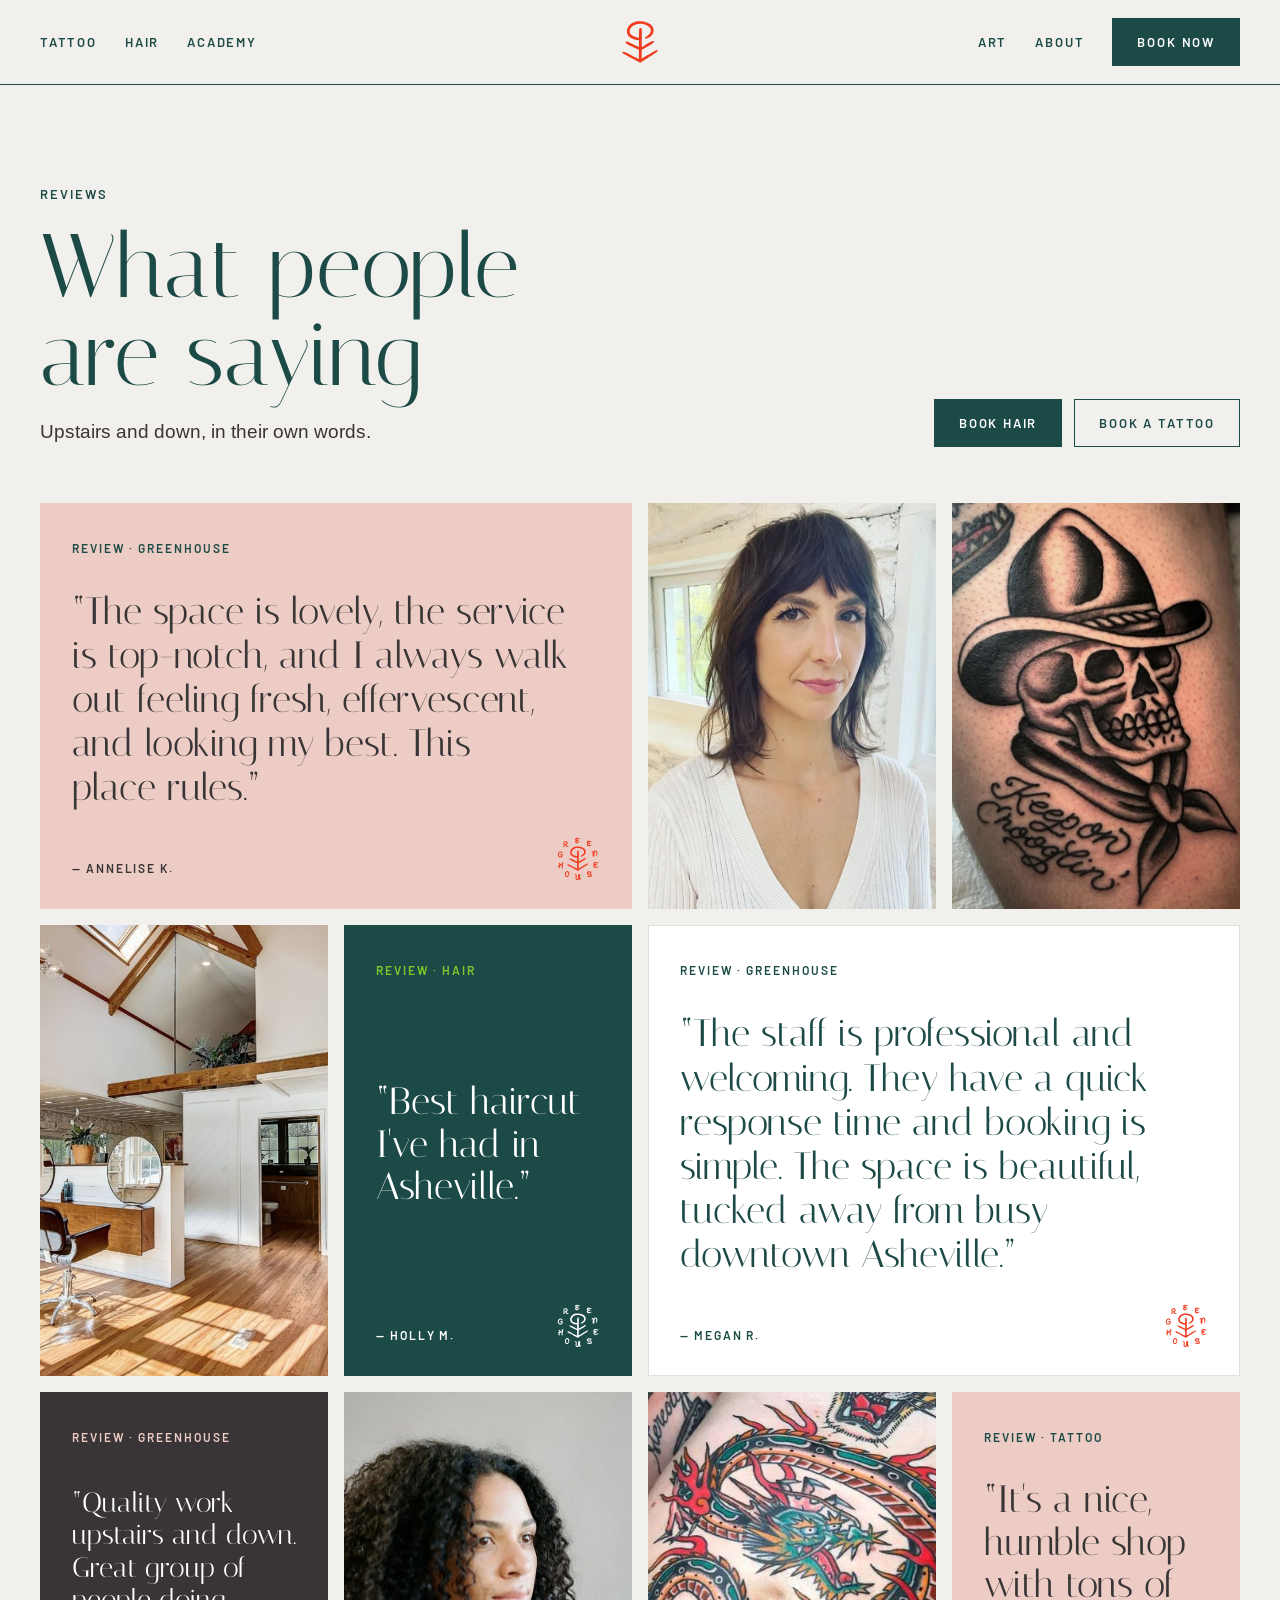
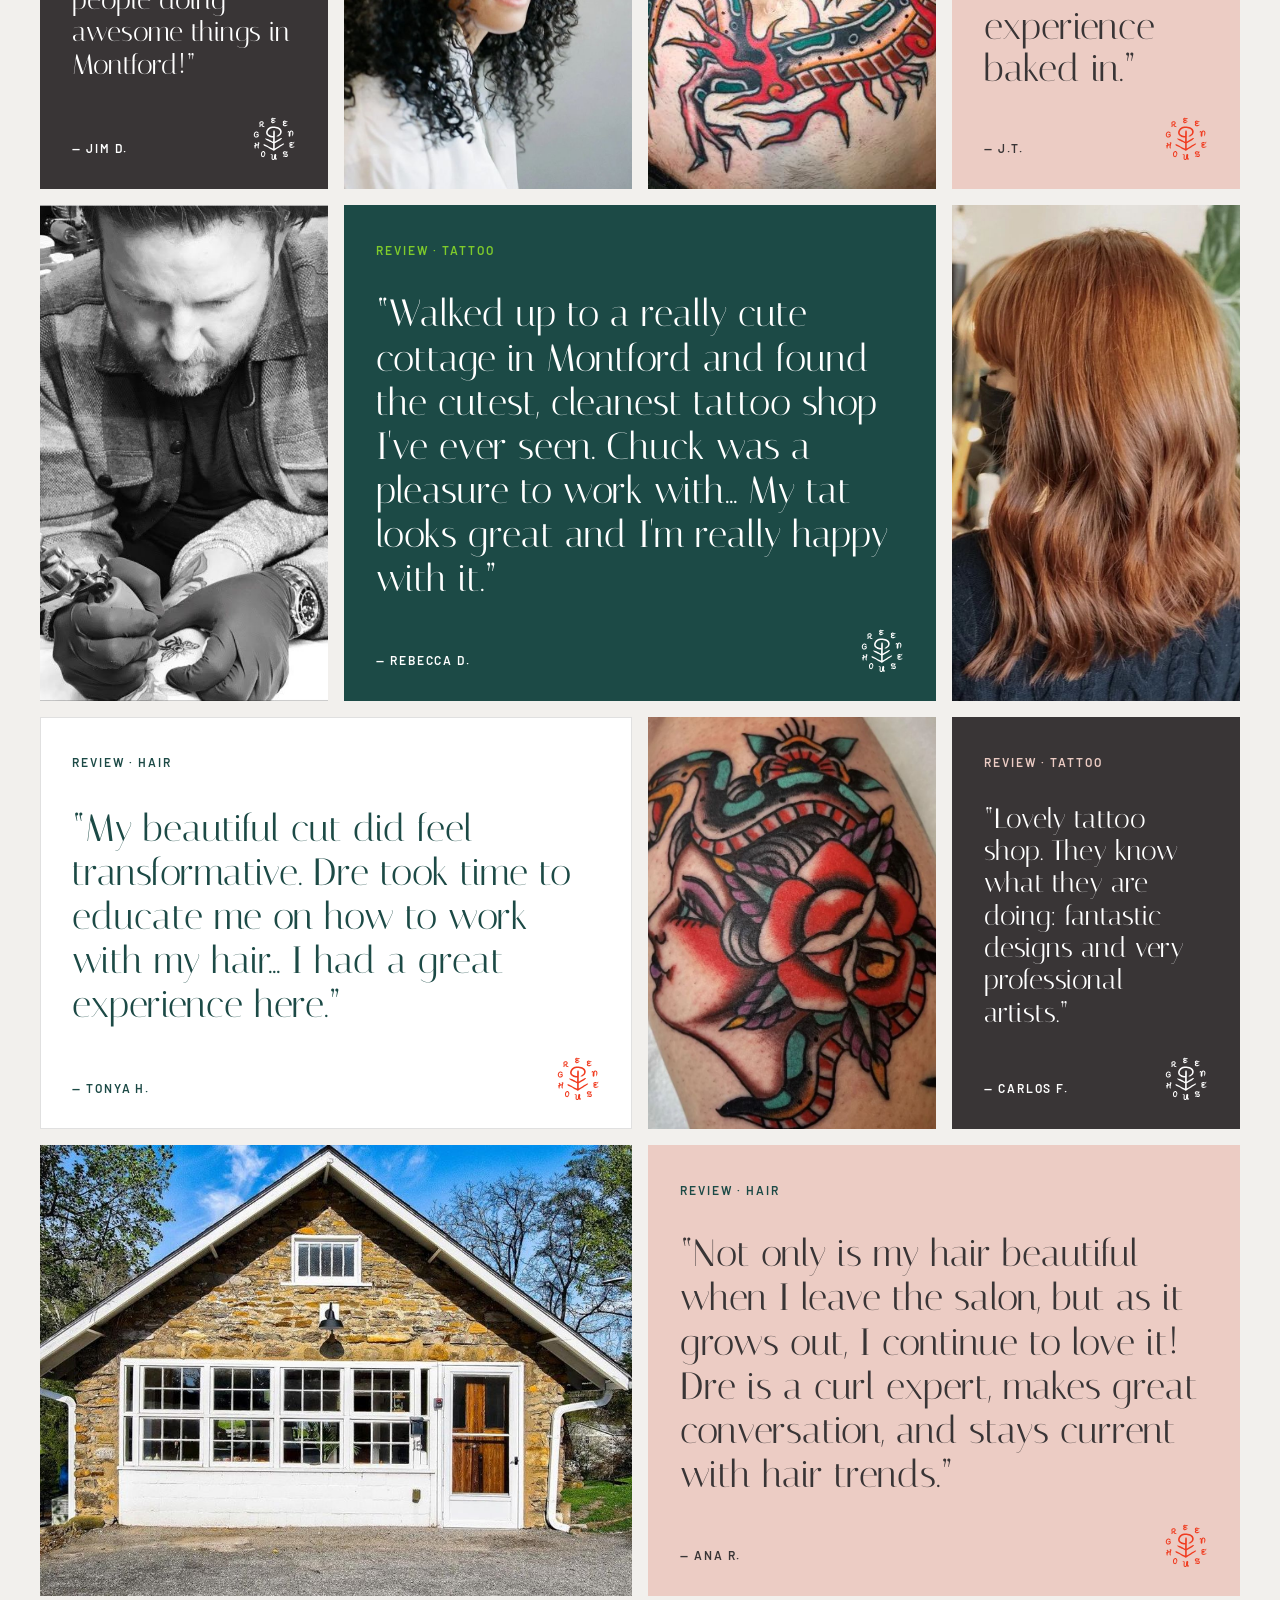
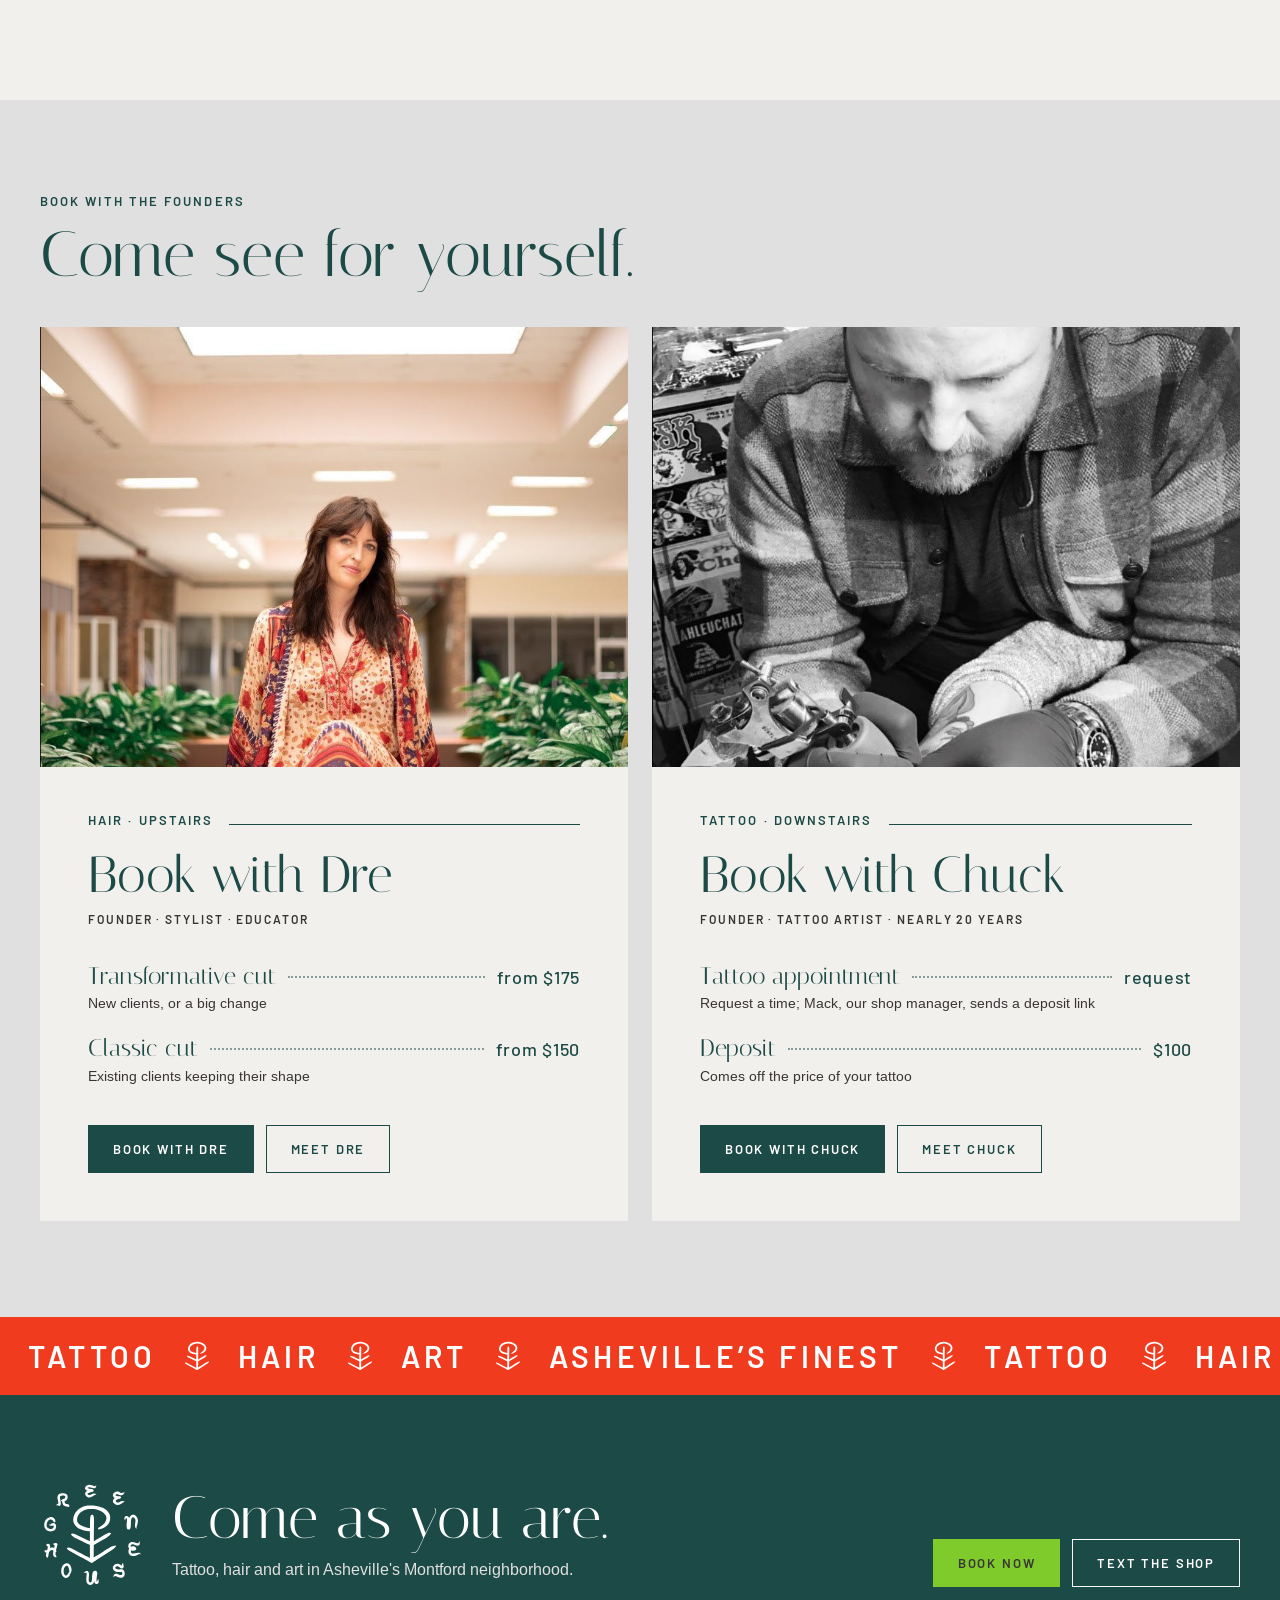
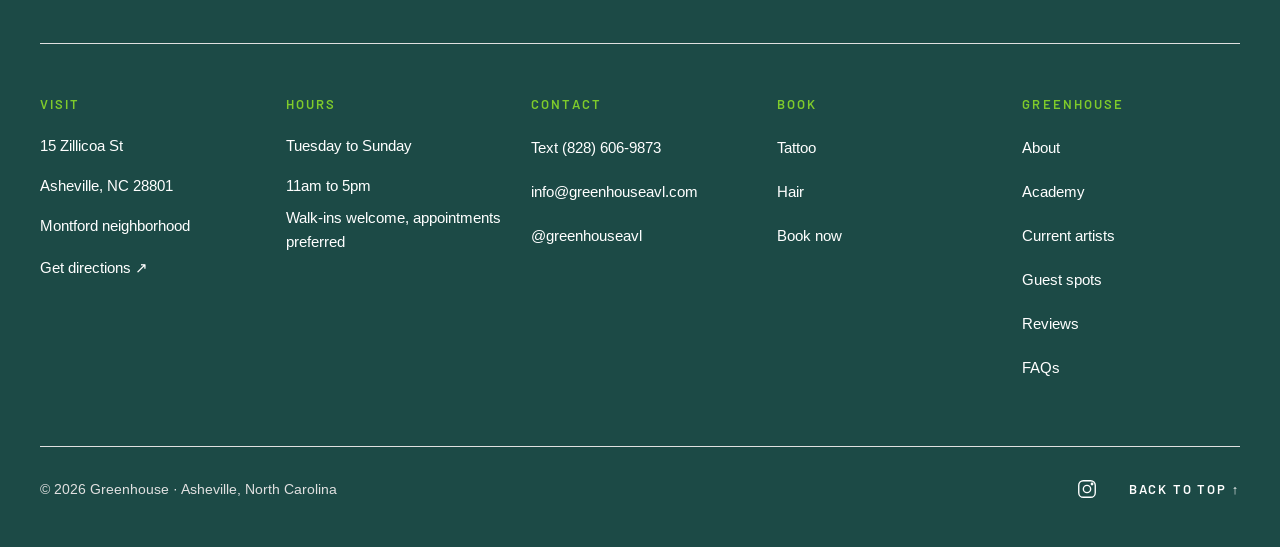
<file: reviews.html>
<!doctype html>
<html lang="en">
<head>
<meta charset="utf-8">
<meta name="viewport" content="width=device-width, initial-scale=1">
<title>Reviews · Greenhouse Asheville</title>
<meta name="description" content="What clients say about hair and tattoo at Greenhouse in Montford, Asheville.">
<meta property="og:type" content="website">
<meta property="og:title" content="Reviews · Greenhouse Asheville">
<meta property="og:description" content="What clients say about hair and tattoo at Greenhouse in Montford, Asheville.">
<meta property="og:image" content="share.jpg">
<meta name="twitter:card" content="summary_large_image">
<meta name="theme-color" content="#F2F0ED">
<!-- Once the domain is set: make og:image a full URL and add <link rel="canonical" href="https://DOMAIN/reviews.html"> -->
<link rel="icon" href="images/greenhouse-mark-vermilion.svg" type="image/svg+xml">
<link rel="preconnect" href="https://fonts.googleapis.com">
<link rel="preconnect" href="https://fonts.gstatic.com" crossorigin>
<link rel="stylesheet" href="https://fonts.googleapis.com/css2?family=Italiana&amp;family=Barlow:wght@400;500;600&amp;family=Arimo:ital,wght@0,400;0,700;1,400&amp;display=swap">
<link rel="stylesheet" href="css/site.css">
<link rel="stylesheet" href="css/booking.css">
<script src="js/booking.js" defer></script>
<style>
.gh-wide{grid-column: span 2}
@media (max-width: 1000px){.gh-bento{grid-template-columns: repeat(2, minmax(0, 1fr)) !important}}
@media (max-width: 620px){.gh-bento{grid-template-columns: minmax(0, 1fr) !important}.gh-wide{grid-column: auto}}
</style>
</head>
<body id="top">
<a class="gh-skip" href="#main">Skip to content</a>
<div style="background: #F2F0ED; color: #1C4A46; font-family: Arimo, Arial, sans-serif; font-size: 16px; line-height: 26px">

<header style="position: relative; border-bottom: 1px solid #1C4A46">
<div style="max-width: 1280px; margin: 0 auto; padding: 0 40px; height: 84px; display: grid; grid-template-columns: 1fr auto 1fr; align-items: center; gap: 16px">
<div style="justify-self: start; display: flex; align-items: center">
<nav aria-label="Services" class="gh-nav" style="display: flex; align-items: center; gap: 28px"><a href="tattoo.html" style="display: inline-flex; align-items: center; min-height: 44px; font-family: Barlow, Arial, sans-serif; font-weight: 600; letter-spacing: 0.14em; text-transform: uppercase; font-size: 13px; text-decoration: none">Tattoo</a><a href="hair.html" style="display: inline-flex; align-items: center; min-height: 44px; font-family: Barlow, Arial, sans-serif; font-weight: 600; letter-spacing: 0.14em; text-transform: uppercase; font-size: 13px; text-decoration: none">Hair</a><a href="academy.html" style="display: inline-flex; align-items: center; min-height: 44px; font-family: Barlow, Arial, sans-serif; font-weight: 600; letter-spacing: 0.14em; text-transform: uppercase; font-size: 13px; text-decoration: none">Academy</a></nav>
<details class="gh-menu" style="display: none; position: static"><summary style="display: flex; align-items: center; min-height: 44px; padding-right: 8px; cursor: pointer; color: #1C4A46; font-family: Barlow, Arial, sans-serif; font-weight: 600; letter-spacing: 0.14em; text-transform: uppercase; font-size: 13px; cursor: pointer">Menu</summary><nav aria-label="Menu" class="gh-menu-panel" style="display: none; flex-direction: column; position: absolute; left: 0; right: 0; top: 84px; z-index: 20; background: #F2F0ED; border-bottom: 1px solid #1C4A46"><a href="tattoo.html" style="display: flex; align-items: center; min-height: 52px; padding: 0 40px; border-top: 1px solid #1C4A46; font-family: Barlow, Arial, sans-serif; font-weight: 600; font-size: 13px; letter-spacing: 0.16em; text-transform: uppercase; text-decoration: none">Tattoo</a><a href="hair.html" style="display: flex; align-items: center; min-height: 52px; padding: 0 40px; border-top: 1px solid #1C4A46; font-family: Barlow, Arial, sans-serif; font-weight: 600; font-size: 13px; letter-spacing: 0.16em; text-transform: uppercase; text-decoration: none">Hair</a><a href="academy.html" style="display: flex; align-items: center; min-height: 52px; padding: 0 40px; border-top: 1px solid #1C4A46; font-family: Barlow, Arial, sans-serif; font-weight: 600; font-size: 13px; letter-spacing: 0.16em; text-transform: uppercase; text-decoration: none">Academy</a><a href="art.html" style="display: flex; align-items: center; min-height: 52px; padding: 0 40px; border-top: 1px solid #1C4A46; font-family: Barlow, Arial, sans-serif; font-weight: 600; font-size: 13px; letter-spacing: 0.16em; text-transform: uppercase; text-decoration: none">Art</a><a href="about.html" style="display: flex; align-items: center; min-height: 52px; padding: 0 40px; border-top: 1px solid #1C4A46; font-family: Barlow, Arial, sans-serif; font-weight: 600; font-size: 13px; letter-spacing: 0.16em; text-transform: uppercase; text-decoration: none">About</a><a href="reviews.html" style="display: flex; align-items: center; min-height: 52px; padding: 0 40px; border-top: 1px solid #1C4A46; font-family: Barlow, Arial, sans-serif; font-weight: 600; font-size: 13px; letter-spacing: 0.16em; text-transform: uppercase; text-decoration: none">Reviews</a><a href="faqs.html" style="display: flex; align-items: center; min-height: 52px; padding: 0 40px; border-top: 1px solid #1C4A46; font-family: Barlow, Arial, sans-serif; font-weight: 600; font-size: 13px; letter-spacing: 0.16em; text-transform: uppercase; text-decoration: none">FAQs</a></nav></details>
</div>
<a href="index.html" aria-label="Greenhouse home" style="display: block"><img src="images/greenhouse-mark-vermilion.svg" alt="Greenhouse" style="height: 44px; width: auto; display: block"></a>
<div style="justify-self: end; display: flex; align-items: center; gap: 28px">
<nav aria-label="More" class="gh-nav" style="display: flex; align-items: center; gap: 28px"><a href="art.html" style="display: inline-flex; align-items: center; min-height: 44px; font-family: Barlow, Arial, sans-serif; font-weight: 600; letter-spacing: 0.14em; text-transform: uppercase; font-size: 13px; text-decoration: none">Art</a><a href="about.html" style="display: inline-flex; align-items: center; min-height: 44px; font-family: Barlow, Arial, sans-serif; font-weight: 600; letter-spacing: 0.14em; text-transform: uppercase; font-size: 13px; text-decoration: none">About</a></nav>
<a class="gh-btn gh-btn--primary" href="book.html" style="display: inline-flex; align-items: center; justify-content: center; min-height: 48px; padding: 0 24px; box-sizing: border-box; font-family: Barlow, Arial, sans-serif; font-weight: 600; font-size: 13px; letter-spacing: 0.14em; text-transform: uppercase; text-decoration: none; white-space: nowrap; cursor: pointer; background: #1C4A46; color: #FFFFFF; border: 1.5px solid #1C4A46" data-book="">Book now</a>
</div>
</div>
</header>

<main id="main">
<section aria-labelledby="reviews-heading">
<div style="max-width: 1280px; margin: 0 auto; padding: 96px 40px 56px; display: flex; flex-wrap: wrap; justify-content: space-between; align-items: flex-end; gap: 24px 48px">
<div style="display: flex; flex-direction: column; gap: 16px; max-width: 760px">
<p style="margin: 0; font-family: Barlow, Arial, sans-serif; font-weight: 600; letter-spacing: 0.16em; text-transform: uppercase; font-size: 13px">Reviews</p>
<h1 id="reviews-heading" style="margin: 0; font-family: Italiana, Georgia, serif; font-weight: 400; font-size: clamp(52px, 7vw, 96px); line-height: 0.98">What people are saying</h1>
<p style="margin: 0; font-size: 19px; line-height: 32px; color: #393536">Upstairs and down, in their own words.</p>
</div>
<div style="display: flex; flex-wrap: wrap; gap: 12px"><a class="gh-btn gh-btn--primary" href="book.html" style="display: inline-flex; align-items: center; justify-content: center; min-height: 48px; padding: 0 24px; box-sizing: border-box; font-family: Barlow, Arial, sans-serif; font-weight: 600; font-size: 13px; letter-spacing: 0.14em; text-transform: uppercase; text-decoration: none; white-space: nowrap; cursor: pointer; background: #1C4A46; color: #FFFFFF; border: 1.5px solid #1C4A46" data-book="hair">Book hair</a><a class="gh-btn gh-btn--outline" href="book.html" style="display: inline-flex; align-items: center; justify-content: center; min-height: 48px; padding: 0 24px; box-sizing: border-box; font-family: Barlow, Arial, sans-serif; font-weight: 600; font-size: 13px; letter-spacing: 0.14em; text-transform: uppercase; text-decoration: none; white-space: nowrap; cursor: pointer; background: transparent; color: #1C4A46; border: 1.5px solid #1C4A46" data-book="tattoo">Book a tattoo</a></div>
</div>
</section>

<section aria-label="Reviews and photos">
<div style="max-width: 1360px; margin: 0 auto; padding: 0 40px 104px">
<div class="gh-bento" style="display: grid; grid-template-columns: repeat(4, minmax(0, 1fr)); grid-auto-rows: minmax(340px, auto); grid-auto-flow: dense; gap: 16px">
<blockquote class="gh-wide" style="margin: 0; box-sizing: border-box; padding: 32px 32px 28px; background: #ECCCC4; color: #393536; display: flex; flex-direction: column; justify-content: space-between; gap: 28px">
<p style="margin: 0; font-family: Barlow, Arial, sans-serif; font-weight: 600; letter-spacing: 0.16em; text-transform: uppercase; font-size: 12px; color: #1C4A46">Review · Greenhouse</p>
<p style="margin: 0; font-family: Italiana, Georgia, serif; font-weight: 400; font-size: clamp(30px, 3vw, 44px); line-height: 1.15">“The space is lovely, the service is top-notch, and I always walk out feeling fresh, effervescent, and looking my best. This place rules.”</p>
<div style="display: flex; justify-content: space-between; align-items: flex-end; gap: 16px"><cite style="font-style: normal; font-family: Barlow, Arial, sans-serif; font-weight: 600; letter-spacing: 0.16em; text-transform: uppercase; font-size: 12px">— Annelise K.</cite><img src="images/greenhouse-seal-vermilion.svg" alt="" style="width: 44px; height: 44px; display: block; flex: 0 0 auto"></div>
</blockquote><img src="images/photos/031-IMG_0042.jpg" alt="A shaggy cut with curtain bangs by Dre" style="width: 100%; height: 100%; min-height: 340px; object-fit: cover; object-position: 50% 50%; display: block"><img src="images/photos/046-IMG_2972.jpg" alt="Traditional skull tattoo by Chuck" style="width: 100%; height: 100%; min-height: 340px; object-fit: cover; object-position: 50% 50%; display: block"><img src="images/photos/041-Screen-Shot-2024-04-23-at-9.01.40-PM.jpg" alt="The salon floor upstairs" style="width: 100%; height: 100%; min-height: 340px; object-fit: cover; object-position: 50% 50%; display: block"><blockquote style="margin: 0; box-sizing: border-box; padding: 32px 32px 28px; background: #1C4A46; color: #FFFFFF; display: flex; flex-direction: column; justify-content: space-between; gap: 28px">
<p style="margin: 0; font-family: Barlow, Arial, sans-serif; font-weight: 600; letter-spacing: 0.16em; text-transform: uppercase; font-size: 12px; color: #7FCB2B">Review · Hair</p>
<p style="margin: 0; font-family: Italiana, Georgia, serif; font-weight: 400; font-size: clamp(32px, 3vw, 44px); line-height: 1.1">“Best haircut I've had in Asheville.”</p>
<div style="display: flex; justify-content: space-between; align-items: flex-end; gap: 16px"><cite style="font-style: normal; font-family: Barlow, Arial, sans-serif; font-weight: 600; letter-spacing: 0.16em; text-transform: uppercase; font-size: 12px">— Holly M.</cite><img src="images/greenhouse-seal-white.svg" alt="" style="width: 44px; height: 44px; display: block; flex: 0 0 auto"></div>
</blockquote><blockquote class="gh-wide" style="margin: 0; box-sizing: border-box; padding: 32px 32px 28px; background: #FFFFFF; color: #1C4A46; display: flex; flex-direction: column; justify-content: space-between; gap: 28px; outline: 1px solid #E0E0E0; outline-offset: -1px">
<p style="margin: 0; font-family: Barlow, Arial, sans-serif; font-weight: 600; letter-spacing: 0.16em; text-transform: uppercase; font-size: 12px; color: #1C4A46">Review · Greenhouse</p>
<p style="margin: 0; font-family: Italiana, Georgia, serif; font-weight: 400; font-size: clamp(30px, 3vw, 44px); line-height: 1.15">“The staff is professional and welcoming. They have a quick response time and booking is simple. The space is beautiful, tucked away from busy downtown Asheville.”</p>
<div style="display: flex; justify-content: space-between; align-items: flex-end; gap: 16px"><cite style="font-style: normal; font-family: Barlow, Arial, sans-serif; font-weight: 600; letter-spacing: 0.16em; text-transform: uppercase; font-size: 12px">— Megan R.</cite><img src="images/greenhouse-seal-vermilion.svg" alt="" style="width: 44px; height: 44px; display: block; flex: 0 0 auto"></div>
</blockquote><blockquote style="margin: 0; box-sizing: border-box; padding: 32px 32px 28px; background: #393536; color: #FFFFFF; display: flex; flex-direction: column; justify-content: space-between; gap: 28px">
<p style="margin: 0; font-family: Barlow, Arial, sans-serif; font-weight: 600; letter-spacing: 0.16em; text-transform: uppercase; font-size: 12px; color: #ECCCC4">Review · Greenhouse</p>
<p style="margin: 0; font-family: Italiana, Georgia, serif; font-weight: 400; font-size: clamp(26px, 2.2vw, 32px); line-height: 1.15">“Quality work upstairs and down. Great group of people doing awesome things in Montford!”</p>
<div style="display: flex; justify-content: space-between; align-items: flex-end; gap: 16px"><cite style="font-style: normal; font-family: Barlow, Arial, sans-serif; font-weight: 600; letter-spacing: 0.16em; text-transform: uppercase; font-size: 12px">— Jim D.</cite><img src="images/greenhouse-seal-white.svg" alt="" style="width: 44px; height: 44px; display: block; flex: 0 0 auto"></div>
</blockquote><img src="images/photos/186-IMG_0041.jpg" alt="Long natural curls cut by Dre" style="width: 100%; height: 100%; min-height: 340px; object-fit: cover; object-position: 50% 50%; display: block"><img src="images/photos/095-AAF71785-6474-4475-A614-0E0B96DD75D2.jpg" alt="Dragon tattoo by Chuck" style="width: 100%; height: 100%; min-height: 340px; object-fit: cover; object-position: 50% 50%; display: block"><blockquote style="margin: 0; box-sizing: border-box; padding: 32px 32px 28px; background: #ECCCC4; color: #393536; display: flex; flex-direction: column; justify-content: space-between; gap: 28px">
<p style="margin: 0; font-family: Barlow, Arial, sans-serif; font-weight: 600; letter-spacing: 0.16em; text-transform: uppercase; font-size: 12px; color: #1C4A46">Review · Tattoo</p>
<p style="margin: 0; font-family: Italiana, Georgia, serif; font-weight: 400; font-size: clamp(32px, 3vw, 44px); line-height: 1.1">“It's a nice, humble shop with tons of experience baked in.”</p>
<div style="display: flex; justify-content: space-between; align-items: flex-end; gap: 16px"><cite style="font-style: normal; font-family: Barlow, Arial, sans-serif; font-weight: 600; letter-spacing: 0.16em; text-transform: uppercase; font-size: 12px">— J.T.</cite><img src="images/greenhouse-seal-vermilion.svg" alt="" style="width: 44px; height: 44px; display: block; flex: 0 0 auto"></div>
</blockquote><img src="images/chuck-donoghue.jpg" alt="Chuck tattooing downstairs" style="width: 100%; height: 100%; min-height: 340px; object-fit: cover; object-position: 50% 50%; display: block"><blockquote class="gh-wide" style="margin: 0; box-sizing: border-box; padding: 32px 32px 28px; background: #1C4A46; color: #FFFFFF; display: flex; flex-direction: column; justify-content: space-between; gap: 28px">
<p style="margin: 0; font-family: Barlow, Arial, sans-serif; font-weight: 600; letter-spacing: 0.16em; text-transform: uppercase; font-size: 12px; color: #7FCB2B">Review · Tattoo</p>
<p style="margin: 0; font-family: Italiana, Georgia, serif; font-weight: 400; font-size: clamp(30px, 3vw, 44px); line-height: 1.15">“Walked up to a really cute cottage in Montford and found the cutest, cleanest tattoo shop I've ever seen. Chuck was a pleasure to work with... My tat looks great and I'm really happy with it.”</p>
<div style="display: flex; justify-content: space-between; align-items: flex-end; gap: 16px"><cite style="font-style: normal; font-family: Barlow, Arial, sans-serif; font-weight: 600; letter-spacing: 0.16em; text-transform: uppercase; font-size: 12px">— Rebecca D.</cite><img src="images/greenhouse-seal-white.svg" alt="" style="width: 44px; height: 44px; display: block; flex: 0 0 auto"></div>
</blockquote><img src="images/photos/097-IMG_0280.jpg" alt="Long copper hair" style="width: 100%; height: 100%; min-height: 340px; object-fit: cover; object-position: 50% 50%; display: block"><blockquote class="gh-wide" style="margin: 0; box-sizing: border-box; padding: 32px 32px 28px; background: #FFFFFF; color: #1C4A46; display: flex; flex-direction: column; justify-content: space-between; gap: 28px; outline: 1px solid #E0E0E0; outline-offset: -1px">
<p style="margin: 0; font-family: Barlow, Arial, sans-serif; font-weight: 600; letter-spacing: 0.16em; text-transform: uppercase; font-size: 12px; color: #1C4A46">Review · Hair</p>
<p style="margin: 0; font-family: Italiana, Georgia, serif; font-weight: 400; font-size: clamp(30px, 3vw, 44px); line-height: 1.15">“My beautiful cut did feel transformative. Dre took time to educate me on how to work with my hair... I had a great experience here.”</p>
<div style="display: flex; justify-content: space-between; align-items: flex-end; gap: 16px"><cite style="font-style: normal; font-family: Barlow, Arial, sans-serif; font-weight: 600; letter-spacing: 0.16em; text-transform: uppercase; font-size: 12px">— Tonya H.</cite><img src="images/greenhouse-seal-vermilion.svg" alt="" style="width: 44px; height: 44px; display: block; flex: 0 0 auto"></div>
</blockquote><img src="images/photos/224-IMG_2976.jpg" alt="Rose and portrait tattoo by Chuck" style="width: 100%; height: 100%; min-height: 340px; object-fit: cover; object-position: 50% 50%; display: block"><blockquote style="margin: 0; box-sizing: border-box; padding: 32px 32px 28px; background: #393536; color: #FFFFFF; display: flex; flex-direction: column; justify-content: space-between; gap: 28px">
<p style="margin: 0; font-family: Barlow, Arial, sans-serif; font-weight: 600; letter-spacing: 0.16em; text-transform: uppercase; font-size: 12px; color: #ECCCC4">Review · Tattoo</p>
<p style="margin: 0; font-family: Italiana, Georgia, serif; font-weight: 400; font-size: clamp(26px, 2.2vw, 32px); line-height: 1.15">“Lovely tattoo shop. They know what they are doing: fantastic designs and very professional artists.”</p>
<div style="display: flex; justify-content: space-between; align-items: flex-end; gap: 16px"><cite style="font-style: normal; font-family: Barlow, Arial, sans-serif; font-weight: 600; letter-spacing: 0.16em; text-transform: uppercase; font-size: 12px">— Carlos F.</cite><img src="images/greenhouse-seal-white.svg" alt="" style="width: 44px; height: 44px; display: block; flex: 0 0 auto"></div>
</blockquote><img class="gh-wide" src="images/photos/202-o6G0q_temp_48398826_178763_-2021_10_20_19_20_30_7744.jpg.jpg" alt="The Greenhouse building on Zillicoa Street" style="width: 100%; height: 100%; min-height: 340px; object-fit: cover; object-position: 50% 55%; display: block"><blockquote class="gh-wide" style="margin: 0; box-sizing: border-box; padding: 32px 32px 28px; background: #ECCCC4; color: #393536; display: flex; flex-direction: column; justify-content: space-between; gap: 28px">
<p style="margin: 0; font-family: Barlow, Arial, sans-serif; font-weight: 600; letter-spacing: 0.16em; text-transform: uppercase; font-size: 12px; color: #1C4A46">Review · Hair</p>
<p style="margin: 0; font-family: Italiana, Georgia, serif; font-weight: 400; font-size: clamp(30px, 3vw, 44px); line-height: 1.15">“Not only is my hair beautiful when I leave the salon, but as it grows out, I continue to love it! Dre is a curl expert, makes great conversation, and stays current with hair trends.”</p>
<div style="display: flex; justify-content: space-between; align-items: flex-end; gap: 16px"><cite style="font-style: normal; font-family: Barlow, Arial, sans-serif; font-weight: 600; letter-spacing: 0.16em; text-transform: uppercase; font-size: 12px">— Ana R.</cite><img src="images/greenhouse-seal-vermilion.svg" alt="" style="width: 44px; height: 44px; display: block; flex: 0 0 auto"></div>
</blockquote>
</div>
</div>
</section>

<section aria-labelledby="come-see-heading" style="background-color: var(--mist, #e0e0e0)">
<div style="max-width: 1280px; margin: 0 auto; padding: 88px 40px 96px; display: flex; flex-direction: column; gap: 40px">
<div style="display: flex; flex-direction: column; gap: 8px">
<p style="margin: 0; font-family: Barlow, Arial, sans-serif; font-weight: 600; letter-spacing: 0.16em; text-transform: uppercase; font-size: 13px">Book with the founders</p>
<h2 id="come-see-heading" style="margin: 0; font-family: Italiana, Georgia, serif; font-weight: 400; font-size: clamp(44px, 5vw, 64px); line-height: 1.02">Come see for yourself.</h2>
</div>
<div style="display: grid; grid-template-columns: repeat(auto-fit, minmax(min(100%, 420px), 1fr)); gap: 24px">

<div style="display: flex; flex-direction: column; background: #F2F0ED">
<img src="images/dre-donoghue.jpg" alt="Dre Donoghue in the salon" style="width: 100%; height: 440px; object-fit: cover; object-position: 50% 30%; display: block">
<div style="box-sizing: border-box; padding: 40px 48px 48px; display: flex; flex-direction: column; gap: 16px; flex: 1 1 auto">
<div style="display: flex; align-items: baseline; gap: 16px"><span style="font-family: Barlow, Arial, sans-serif; font-weight: 600; letter-spacing: 0.16em; text-transform: uppercase; font-size: 13px">Hair · upstairs</span><span aria-hidden="true" style="flex: 1 1 auto; height: 1px; background: #1C4A46"></span></div>
<div style="display: flex; flex-direction: column; gap: 4px">
<h2 style="margin: 0; font-family: Italiana, Georgia, serif; font-weight: 400; font-size: clamp(40px, 4vw, 56px); line-height: 1.02">Book with Dre</h2>
<p style="margin: 0; font-family: Barlow, Arial, sans-serif; font-weight: 600; letter-spacing: 0.16em; text-transform: uppercase; font-size: 12px; color: #393536">Founder · stylist · educator</p>
</div>
<ul style="margin: 4px 0 0; padding: 0; list-style: none"><li style="display: flex; flex-direction: column; gap: 2px; padding: 10px 0">
<div class="gh-price-row" style="display: flex; align-items: baseline; gap: 12px"><span style="font-family: Italiana, Georgia, serif; font-weight: 400; font-size: 24px; line-height: 1.2">Transformative cut</span><span aria-hidden="true" style="flex: 1 1 32px; min-width: 20px; border-bottom: 2px dotted #1C4A46; transform: translateY(-6px); opacity: 0.5"></span><span style="font-family: Barlow, Arial, sans-serif; font-weight: 500; font-size: 18px; letter-spacing: 0.04em; white-space: nowrap">from $175</span></div>
<span style="font-size: 14px; line-height: 22px; color: #393536">New clients, or a big change</span>
</li><li style="display: flex; flex-direction: column; gap: 2px; padding: 10px 0">
<div class="gh-price-row" style="display: flex; align-items: baseline; gap: 12px"><span style="font-family: Italiana, Georgia, serif; font-weight: 400; font-size: 24px; line-height: 1.2">Classic cut</span><span aria-hidden="true" style="flex: 1 1 32px; min-width: 20px; border-bottom: 2px dotted #1C4A46; transform: translateY(-6px); opacity: 0.5"></span><span style="font-family: Barlow, Arial, sans-serif; font-weight: 500; font-size: 18px; letter-spacing: 0.04em; white-space: nowrap">from $150</span></div>
<span style="font-size: 14px; line-height: 22px; color: #393536">Existing clients keeping their shape</span>
</li></ul>
<div style="display: flex; flex-wrap: wrap; gap: 12px; margin-top: auto; padding-top: 12px"><a class="gh-btn gh-btn--primary" href="https://www.vagaro.com/dreatgreenhouse/book-now" style="display: inline-flex; align-items: center; justify-content: center; min-height: 48px; padding: 0 24px; box-sizing: border-box; font-family: Barlow, Arial, sans-serif; font-weight: 600; font-size: 13px; letter-spacing: 0.14em; text-transform: uppercase; text-decoration: none; white-space: nowrap; cursor: pointer; background: #1C4A46; color: #FFFFFF; border: 1.5px solid #1C4A46" target="_blank" rel="noopener">Book with Dre</a><a class="gh-btn gh-btn--outline" href="dre.html" style="display: inline-flex; align-items: center; justify-content: center; min-height: 48px; padding: 0 24px; box-sizing: border-box; font-family: Barlow, Arial, sans-serif; font-weight: 600; font-size: 13px; letter-spacing: 0.14em; text-transform: uppercase; text-decoration: none; white-space: nowrap; cursor: pointer; background: transparent; color: #1C4A46; border: 1.5px solid #1C4A46">Meet Dre</a></div>
</div>
</div>
<div style="display: flex; flex-direction: column; background: #F2F0ED">
<img src="images/chuck-donoghue.jpg" alt="Chuck Donoghue tattooing" style="width: 100%; height: 440px; object-fit: cover; object-position: 50% 40%; display: block">
<div style="box-sizing: border-box; padding: 40px 48px 48px; display: flex; flex-direction: column; gap: 16px; flex: 1 1 auto">
<div style="display: flex; align-items: baseline; gap: 16px"><span style="font-family: Barlow, Arial, sans-serif; font-weight: 600; letter-spacing: 0.16em; text-transform: uppercase; font-size: 13px">Tattoo · downstairs</span><span aria-hidden="true" style="flex: 1 1 auto; height: 1px; background: #1C4A46"></span></div>
<div style="display: flex; flex-direction: column; gap: 4px">
<h2 style="margin: 0; font-family: Italiana, Georgia, serif; font-weight: 400; font-size: clamp(40px, 4vw, 56px); line-height: 1.02">Book with Chuck</h2>
<p style="margin: 0; font-family: Barlow, Arial, sans-serif; font-weight: 600; letter-spacing: 0.16em; text-transform: uppercase; font-size: 12px; color: #393536">Founder · tattoo artist · nearly 20 years</p>
</div>
<ul style="margin: 4px 0 0; padding: 0; list-style: none"><li style="display: flex; flex-direction: column; gap: 2px; padding: 10px 0">
<div class="gh-price-row" style="display: flex; align-items: baseline; gap: 12px"><span style="font-family: Italiana, Georgia, serif; font-weight: 400; font-size: 24px; line-height: 1.2">Tattoo appointment</span><span aria-hidden="true" style="flex: 1 1 32px; min-width: 20px; border-bottom: 2px dotted #1C4A46; transform: translateY(-6px); opacity: 0.5"></span><span style="font-family: Barlow, Arial, sans-serif; font-weight: 500; font-size: 18px; letter-spacing: 0.04em; white-space: nowrap">request</span></div>
<span style="font-size: 14px; line-height: 22px; color: #393536">Request a time; Mack, our shop manager, sends a deposit link</span>
</li><li style="display: flex; flex-direction: column; gap: 2px; padding: 10px 0">
<div class="gh-price-row" style="display: flex; align-items: baseline; gap: 12px"><span style="font-family: Italiana, Georgia, serif; font-weight: 400; font-size: 24px; line-height: 1.2">Deposit</span><span aria-hidden="true" style="flex: 1 1 32px; min-width: 20px; border-bottom: 2px dotted #1C4A46; transform: translateY(-6px); opacity: 0.5"></span><span style="font-family: Barlow, Arial, sans-serif; font-weight: 500; font-size: 18px; letter-spacing: 0.04em; white-space: nowrap">$100</span></div>
<span style="font-size: 14px; line-height: 22px; color: #393536">Comes off the price of your tattoo</span>
</li></ul>
<div style="display: flex; flex-wrap: wrap; gap: 12px; margin-top: auto; padding-top: 12px"><a class="gh-btn gh-btn--primary" href="book.html" style="display: inline-flex; align-items: center; justify-content: center; min-height: 48px; padding: 0 24px; box-sizing: border-box; font-family: Barlow, Arial, sans-serif; font-weight: 600; font-size: 13px; letter-spacing: 0.14em; text-transform: uppercase; text-decoration: none; white-space: nowrap; cursor: pointer; background: #1C4A46; color: #FFFFFF; border: 1.5px solid #1C4A46" data-book="request:chuck">Book with Chuck</a><a class="gh-btn gh-btn--outline" href="chuck.html" style="display: inline-flex; align-items: center; justify-content: center; min-height: 48px; padding: 0 24px; box-sizing: border-box; font-family: Barlow, Arial, sans-serif; font-weight: 600; font-size: 13px; letter-spacing: 0.14em; text-transform: uppercase; text-decoration: none; white-space: nowrap; cursor: pointer; background: transparent; color: #1C4A46; border: 1.5px solid #1C4A46">Meet Chuck</a></div>
</div>
</div>

</div>
</div>
</section>


<section aria-label="Tattoo, hair, art. Asheville’s finest." class="gh-ticker" style="background: #F03B1F; color: #FFFFFF; overflow: hidden">
<div class="gh-ticker-track" aria-hidden="true" style="display: flex; align-items: center; width: max-content; padding: 24px 0; white-space: nowrap"><span style="padding: 0 28px; font-family: Barlow, Arial, sans-serif; font-weight: 600; font-size: 30px; line-height: 1; letter-spacing: 0.14em; text-transform: uppercase">Tattoo</span><img src="images/greenhouse-mark-white.svg" alt="" style="height: 30px; width: auto; display: block; flex: 0 0 auto"><span style="padding: 0 28px; font-family: Barlow, Arial, sans-serif; font-weight: 600; font-size: 30px; line-height: 1; letter-spacing: 0.14em; text-transform: uppercase">Hair</span><img src="images/greenhouse-mark-white.svg" alt="" style="height: 30px; width: auto; display: block; flex: 0 0 auto"><span style="padding: 0 28px; font-family: Barlow, Arial, sans-serif; font-weight: 600; font-size: 30px; line-height: 1; letter-spacing: 0.14em; text-transform: uppercase">Art</span><img src="images/greenhouse-mark-white.svg" alt="" style="height: 30px; width: auto; display: block; flex: 0 0 auto"><span style="padding: 0 28px; font-family: Barlow, Arial, sans-serif; font-weight: 600; font-size: 30px; line-height: 1; letter-spacing: 0.14em; text-transform: uppercase">Asheville’s finest</span><img src="images/greenhouse-mark-white.svg" alt="" style="height: 30px; width: auto; display: block; flex: 0 0 auto"><span style="padding: 0 28px; font-family: Barlow, Arial, sans-serif; font-weight: 600; font-size: 30px; line-height: 1; letter-spacing: 0.14em; text-transform: uppercase">Tattoo</span><img src="images/greenhouse-mark-white.svg" alt="" style="height: 30px; width: auto; display: block; flex: 0 0 auto"><span style="padding: 0 28px; font-family: Barlow, Arial, sans-serif; font-weight: 600; font-size: 30px; line-height: 1; letter-spacing: 0.14em; text-transform: uppercase">Hair</span><img src="images/greenhouse-mark-white.svg" alt="" style="height: 30px; width: auto; display: block; flex: 0 0 auto"><span style="padding: 0 28px; font-family: Barlow, Arial, sans-serif; font-weight: 600; font-size: 30px; line-height: 1; letter-spacing: 0.14em; text-transform: uppercase">Art</span><img src="images/greenhouse-mark-white.svg" alt="" style="height: 30px; width: auto; display: block; flex: 0 0 auto"><span style="padding: 0 28px; font-family: Barlow, Arial, sans-serif; font-weight: 600; font-size: 30px; line-height: 1; letter-spacing: 0.14em; text-transform: uppercase">Asheville’s finest</span><img src="images/greenhouse-mark-white.svg" alt="" style="height: 30px; width: auto; display: block; flex: 0 0 auto"><span style="padding: 0 28px; font-family: Barlow, Arial, sans-serif; font-weight: 600; font-size: 30px; line-height: 1; letter-spacing: 0.14em; text-transform: uppercase">Tattoo</span><img src="images/greenhouse-mark-white.svg" alt="" style="height: 30px; width: auto; display: block; flex: 0 0 auto"><span style="padding: 0 28px; font-family: Barlow, Arial, sans-serif; font-weight: 600; font-size: 30px; line-height: 1; letter-spacing: 0.14em; text-transform: uppercase">Hair</span><img src="images/greenhouse-mark-white.svg" alt="" style="height: 30px; width: auto; display: block; flex: 0 0 auto"><span style="padding: 0 28px; font-family: Barlow, Arial, sans-serif; font-weight: 600; font-size: 30px; line-height: 1; letter-spacing: 0.14em; text-transform: uppercase">Art</span><img src="images/greenhouse-mark-white.svg" alt="" style="height: 30px; width: auto; display: block; flex: 0 0 auto"><span style="padding: 0 28px; font-family: Barlow, Arial, sans-serif; font-weight: 600; font-size: 30px; line-height: 1; letter-spacing: 0.14em; text-transform: uppercase">Asheville’s finest</span><img src="images/greenhouse-mark-white.svg" alt="" style="height: 30px; width: auto; display: block; flex: 0 0 auto"><span style="padding: 0 28px; font-family: Barlow, Arial, sans-serif; font-weight: 600; font-size: 30px; line-height: 1; letter-spacing: 0.14em; text-transform: uppercase">Tattoo</span><img src="images/greenhouse-mark-white.svg" alt="" style="height: 30px; width: auto; display: block; flex: 0 0 auto"><span style="padding: 0 28px; font-family: Barlow, Arial, sans-serif; font-weight: 600; font-size: 30px; line-height: 1; letter-spacing: 0.14em; text-transform: uppercase">Hair</span><img src="images/greenhouse-mark-white.svg" alt="" style="height: 30px; width: auto; display: block; flex: 0 0 auto"><span style="padding: 0 28px; font-family: Barlow, Arial, sans-serif; font-weight: 600; font-size: 30px; line-height: 1; letter-spacing: 0.14em; text-transform: uppercase">Art</span><img src="images/greenhouse-mark-white.svg" alt="" style="height: 30px; width: auto; display: block; flex: 0 0 auto"><span style="padding: 0 28px; font-family: Barlow, Arial, sans-serif; font-weight: 600; font-size: 30px; line-height: 1; letter-spacing: 0.14em; text-transform: uppercase">Asheville’s finest</span><img src="images/greenhouse-mark-white.svg" alt="" style="height: 30px; width: auto; display: block; flex: 0 0 auto"></div>
</section>

</main>

<footer style="background: #1C4A46; color: #FFFFFF">
<div style="max-width: 1280px; margin: 0 auto; padding: 88px 40px 36px; display: flex; flex-direction: column; gap: 56px">
<div style="display: flex; flex-wrap: wrap; justify-content: space-between; align-items: flex-end; gap: 32px 48px">
<div style="display: flex; align-items: center; gap: 28px">
<img src="images/greenhouse-seal-white.svg" alt="" style="width: 104px; height: 104px; display: block; flex: 0 0 auto">
<div style="display: flex; flex-direction: column; gap: 8px">
<p style="margin: 0; font-family: Italiana, Georgia, serif; font-weight: 400; font-size: clamp(40px, 5vw, 60px); line-height: 1">Come as you are.</p>
<p style="margin: 0; font-size: 16px; line-height: 26px; color: #E0E0E0">Tattoo, hair and art in Asheville's Montford neighborhood.</p>
</div>
</div>
<div style="display: flex; flex-wrap: wrap; gap: 12px">
<a class="gh-btn gh-btn--lime" href="book.html" style="display: inline-flex; align-items: center; justify-content: center; min-height: 48px; padding: 0 24px; box-sizing: border-box; font-family: Barlow, Arial, sans-serif; font-weight: 600; font-size: 13px; letter-spacing: 0.14em; text-transform: uppercase; text-decoration: none; white-space: nowrap; cursor: pointer; background: #7FCB2B; color: #393536; border: 1.5px solid #7FCB2B" data-book="">Book now</a>
<a class="gh-btn gh-btn--outline-light" href="sms:+18286069873" style="display: inline-flex; align-items: center; justify-content: center; min-height: 48px; padding: 0 24px; box-sizing: border-box; font-family: Barlow, Arial, sans-serif; font-weight: 600; font-size: 13px; letter-spacing: 0.14em; text-transform: uppercase; text-decoration: none; white-space: nowrap; cursor: pointer; background: transparent; color: #FFFFFF; border: 1.5px solid #FFFFFF">Text the shop</a>
</div>
</div>
<div style="display: grid; grid-template-columns: repeat(auto-fit, minmax(min(100%, 140px), 1fr)); gap: 36px 28px; padding-top: 48px; border-top: 1px solid #E0E0E0; font-size: 15px; line-height: 24px; overflow-wrap: anywhere">
<div style="display: flex; flex-direction: column; gap: 0"><p style="margin: 0 0 10px; font-family: Barlow, Arial, sans-serif; font-weight: 600; letter-spacing: 0.16em; text-transform: uppercase; font-size: 13px; color: #7FCB2B">Visit</p><span style="display: inline-flex; align-items: center; min-height: 40px">15 Zillicoa St</span><span style="display: inline-flex; align-items: center; min-height: 40px">Asheville, NC 28801</span><span style="display: inline-flex; align-items: center; min-height: 40px">Montford neighborhood</span><a href="https://www.google.com/maps/search/?api=1&amp;query=Greenhouse+15+Zillicoa+St+Asheville+NC" target="_blank" rel="noopener" style="color: #FFFFFF; text-decoration: none; display: inline-flex; align-items: center; min-height: 44px">Get directions ↗</a></div>
<div style="display: flex; flex-direction: column; gap: 0"><p style="margin: 0 0 10px; font-family: Barlow, Arial, sans-serif; font-weight: 600; letter-spacing: 0.16em; text-transform: uppercase; font-size: 13px; color: #7FCB2B">Hours</p><span style="display: inline-flex; align-items: center; min-height: 40px">Tuesday to Sunday</span><span style="display: inline-flex; align-items: center; min-height: 40px">11am to 5pm</span><span style="display: inline-flex; align-items: center; min-height: 40px">Walk-ins welcome, appointments preferred</span></div>
<div class="gh-foot-contact" style="display: flex; flex-direction: column; gap: 0"><p style="margin: 0 0 10px; font-family: Barlow, Arial, sans-serif; font-weight: 600; letter-spacing: 0.16em; text-transform: uppercase; font-size: 13px; color: #7FCB2B">Contact</p><a href="sms:+18286069873" style="color: #FFFFFF; text-decoration: none; display: inline-flex; align-items: center; min-height: 44px">Text (828) 606-9873</a><a href="mailto:info@greenhouseavl.com" style="color: #FFFFFF; text-decoration: none; display: inline-flex; align-items: center; min-height: 44px">info@greenhouseavl.com</a><a href="https://www.instagram.com/greenhouseavl" style="color: #FFFFFF; text-decoration: none; display: inline-flex; align-items: center; min-height: 44px">@greenhouseavl</a></div>
<div style="display: flex; flex-direction: column; gap: 0"><p style="margin: 0 0 10px; font-family: Barlow, Arial, sans-serif; font-weight: 600; letter-spacing: 0.16em; text-transform: uppercase; font-size: 13px; color: #7FCB2B">Book</p><a href="tattoo.html" style="color: #FFFFFF; text-decoration: none; display: inline-flex; align-items: center; min-height: 44px">Tattoo</a><a href="hair.html" style="color: #FFFFFF; text-decoration: none; display: inline-flex; align-items: center; min-height: 44px">Hair</a><a href="book.html" style="color: #FFFFFF; text-decoration: none; display: inline-flex; align-items: center; min-height: 44px" data-book="">Book now</a></div>
<div style="display: flex; flex-direction: column; gap: 0"><p style="margin: 0 0 10px; font-family: Barlow, Arial, sans-serif; font-weight: 600; letter-spacing: 0.16em; text-transform: uppercase; font-size: 13px; color: #7FCB2B">Greenhouse</p><a href="about.html" style="color: #FFFFFF; text-decoration: none; display: inline-flex; align-items: center; min-height: 44px">About</a><a href="academy.html" style="color: #FFFFFF; text-decoration: none; display: inline-flex; align-items: center; min-height: 44px">Academy</a><a href="art.html" style="color: #FFFFFF; text-decoration: none; display: inline-flex; align-items: center; min-height: 44px">Current artists</a><a href="guest-spots.html" style="color: #FFFFFF; text-decoration: none; display: inline-flex; align-items: center; min-height: 44px">Guest spots</a><a href="reviews.html" style="color: #FFFFFF; text-decoration: none; display: inline-flex; align-items: center; min-height: 44px">Reviews</a><a href="faqs.html" style="color: #FFFFFF; text-decoration: none; display: inline-flex; align-items: center; min-height: 44px">FAQs</a></div>
</div>
<div style="display: flex; flex-wrap: wrap; justify-content: space-between; align-items: center; gap: 12px 24px; padding-top: 20px; border-top: 1px solid #E0E0E0; font-size: 14px; line-height: 22px; color: #E0E0E0">
<span>© 2026 Greenhouse · Asheville, North Carolina</span>
<div style="display: flex; align-items: center; gap: 20px">
<a href="https://www.instagram.com/greenhouseavl/" target="_blank" rel="noopener" aria-label="Greenhouse on Instagram" style="display: inline-flex; align-items: center; justify-content: center; width: 44px; height: 44px"><svg width="22" height="22" viewBox="0 0 24 24" fill="none" stroke="#FFFFFF" stroke-width="1.5" aria-hidden="true"><rect x="3" y="3" width="18" height="18" rx="5"></rect><circle cx="12" cy="12" r="4"></circle><circle cx="17.5" cy="6.5" r="0.8" fill="#FFFFFF"></circle></svg></a>
<a href="#top" style="display: inline-flex; align-items: center; min-height: 44px; color: #FFFFFF; font-family: Barlow, Arial, sans-serif; font-weight: 600; letter-spacing: 0.14em; text-transform: uppercase; font-size: 13px; text-decoration: none">Back to top ↑</a>
</div>
</div>
</div>
</footer>
<div class="gh-mbar gh-dark" style="display: none; position: sticky; bottom: 0; z-index: 30; gap: 8px; padding: 10px 16px calc(10px + env(safe-area-inset-bottom)); background: #1C4A46; border-top: 1px solid rgba(255, 255, 255, 0.25)">
<a class="gh-btn gh-btn--lime" href="book.html" data-book="" style="display: inline-flex; align-items: center; justify-content: center; min-height: 48px; padding: 0 24px; box-sizing: border-box; font-family: Barlow, Arial, sans-serif; font-weight: 600; font-size: 13px; letter-spacing: 0.14em; text-transform: uppercase; text-decoration: none; white-space: nowrap; cursor: pointer; background: #7FCB2B; color: #393536; border: 1.5px solid #7FCB2B; flex: 1 1 0">Book</a>
<a class="gh-btn gh-btn--outline-light" href="sms:+18286069873" style="display: inline-flex; align-items: center; justify-content: center; min-height: 48px; padding: 0 24px; box-sizing: border-box; font-family: Barlow, Arial, sans-serif; font-weight: 600; font-size: 13px; letter-spacing: 0.14em; text-transform: uppercase; text-decoration: none; white-space: nowrap; cursor: pointer; background: transparent; color: #FFFFFF; border: 1.5px solid #FFFFFF; flex: 1 1 0">Text the shop</a>
</div>

</div>
</body>
</html>
</file>
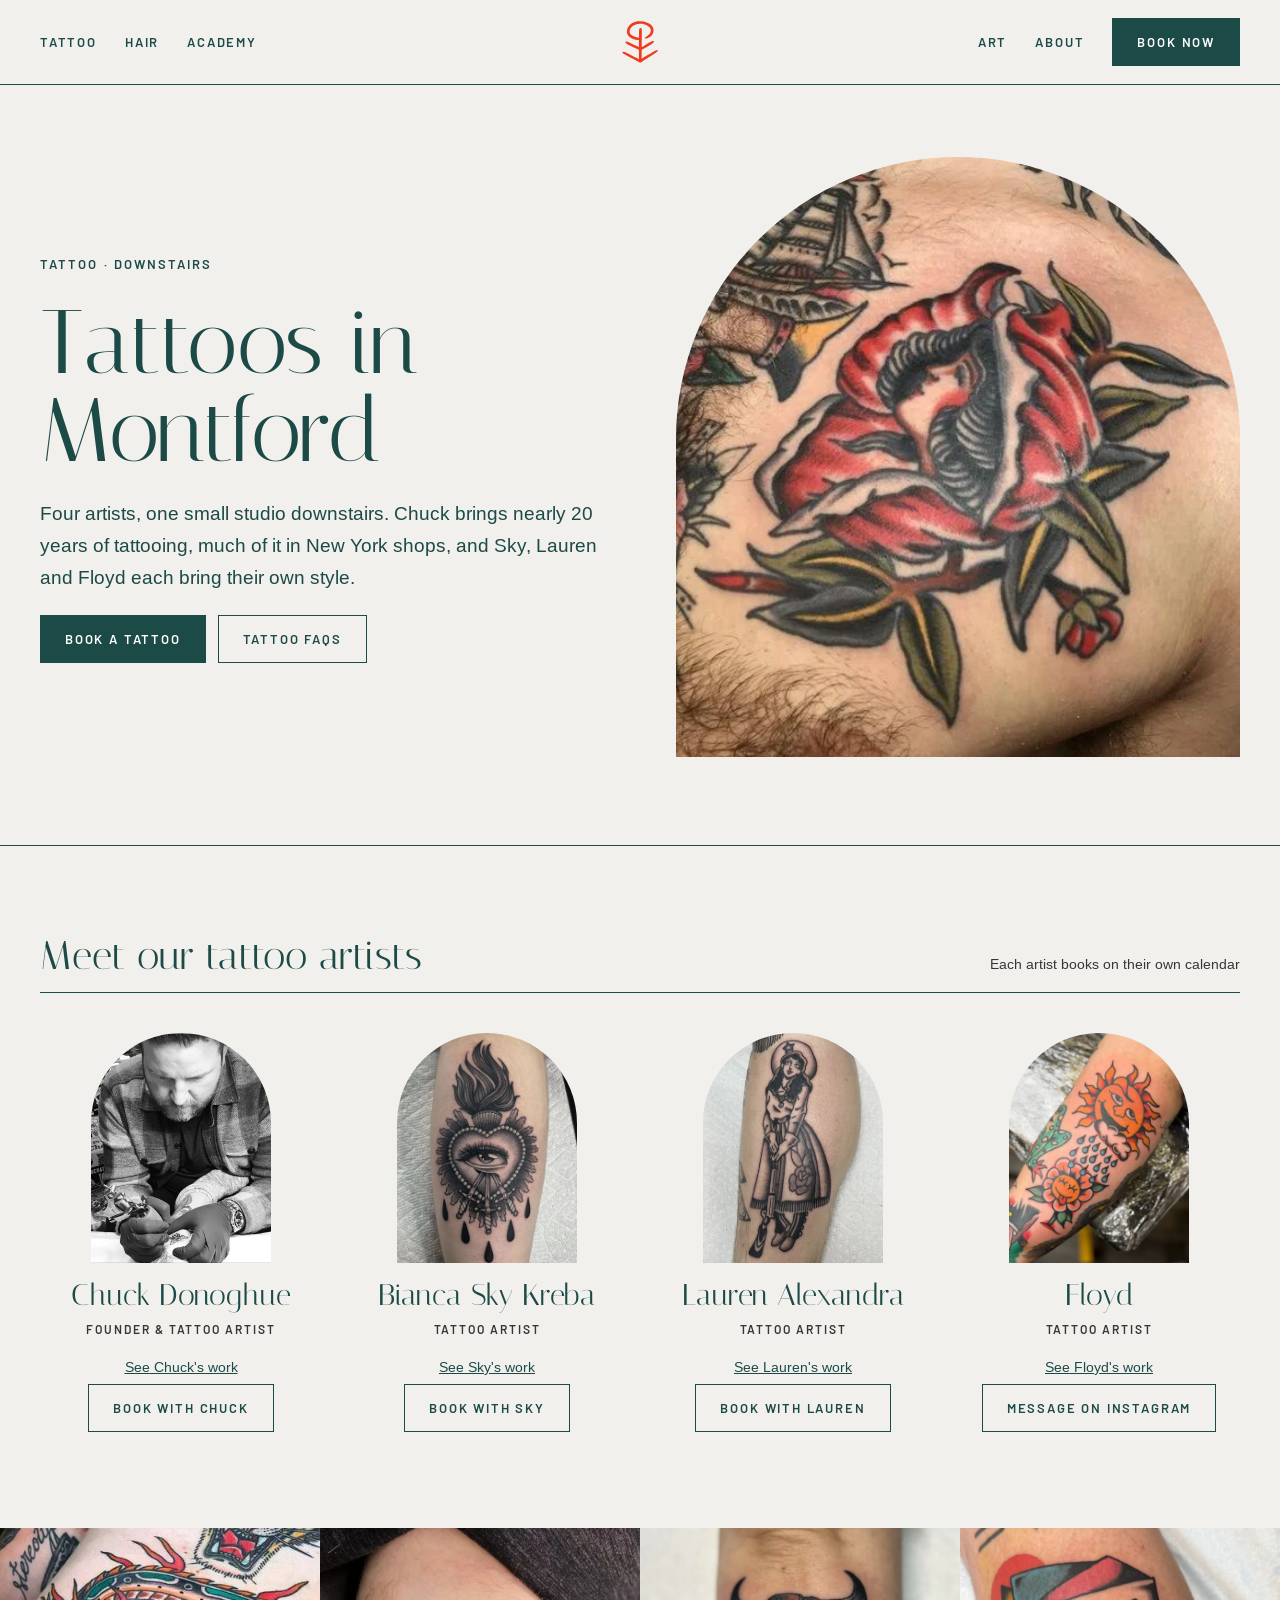
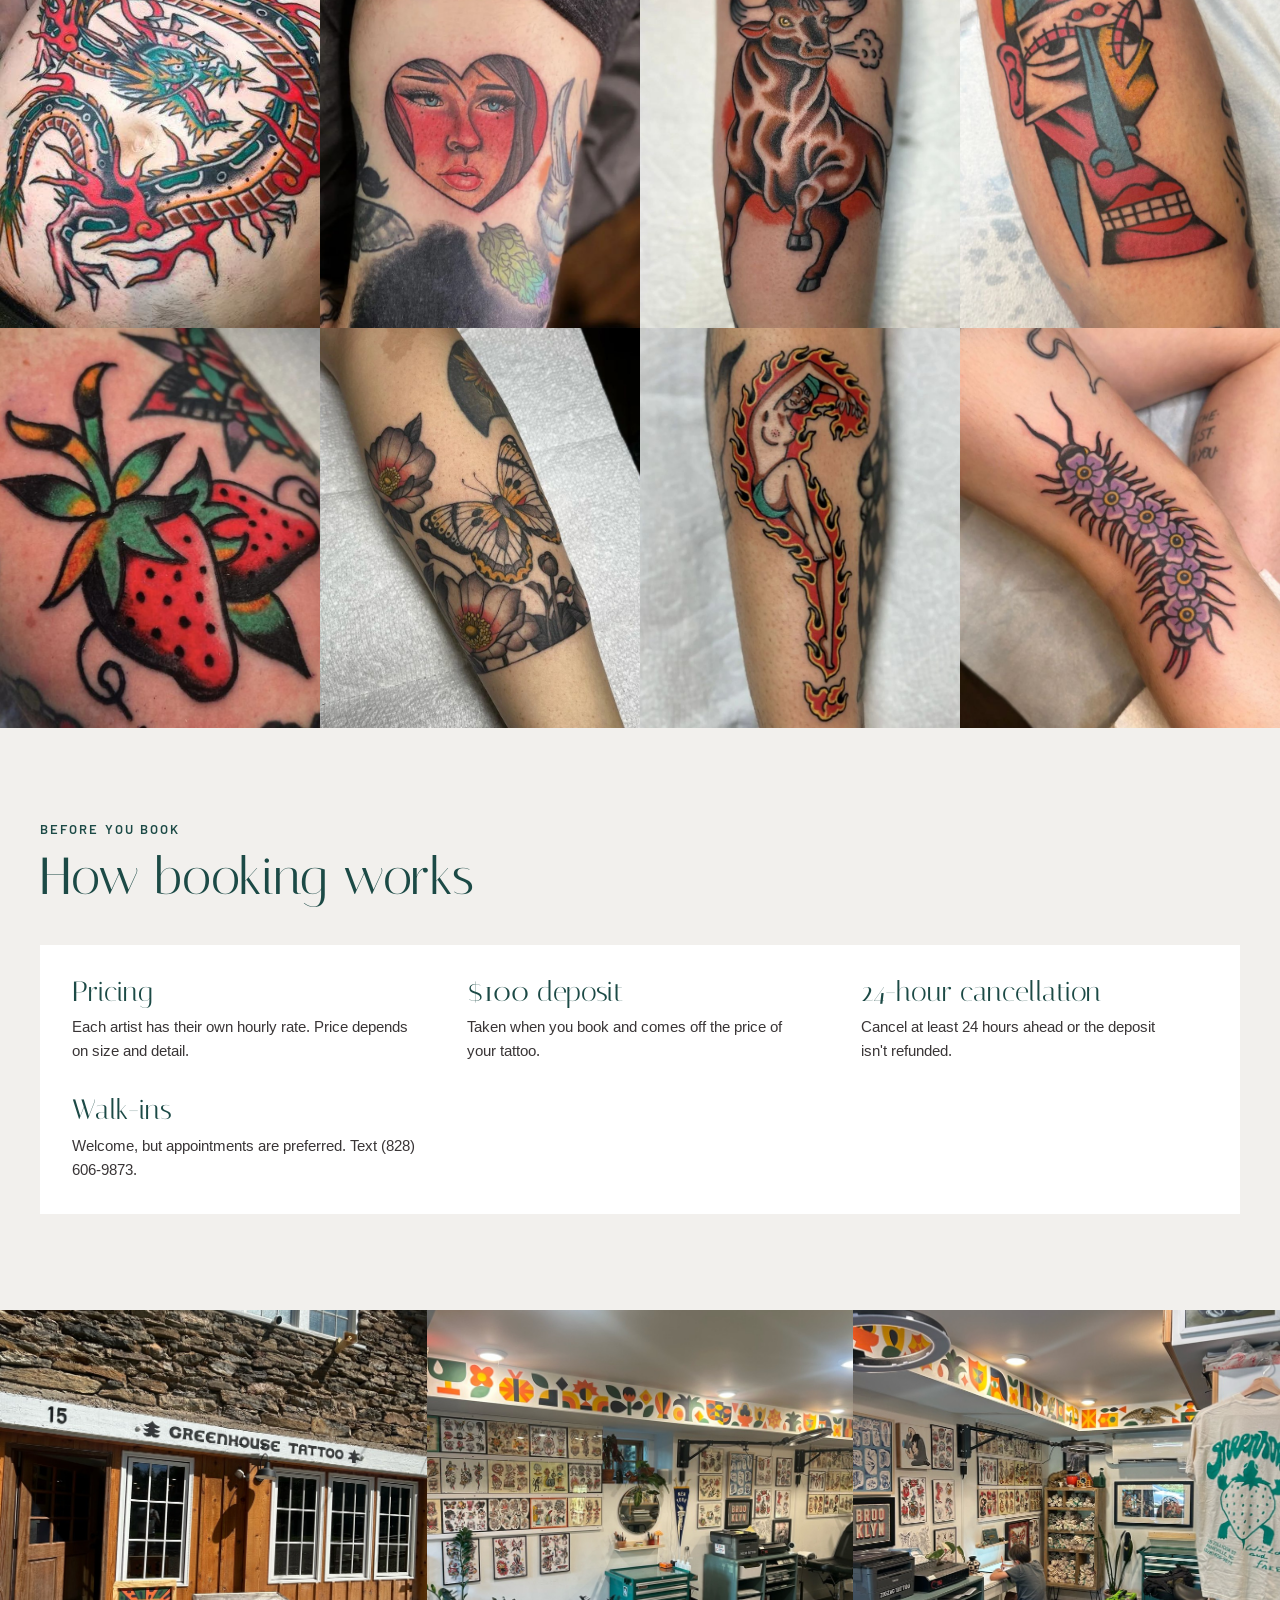
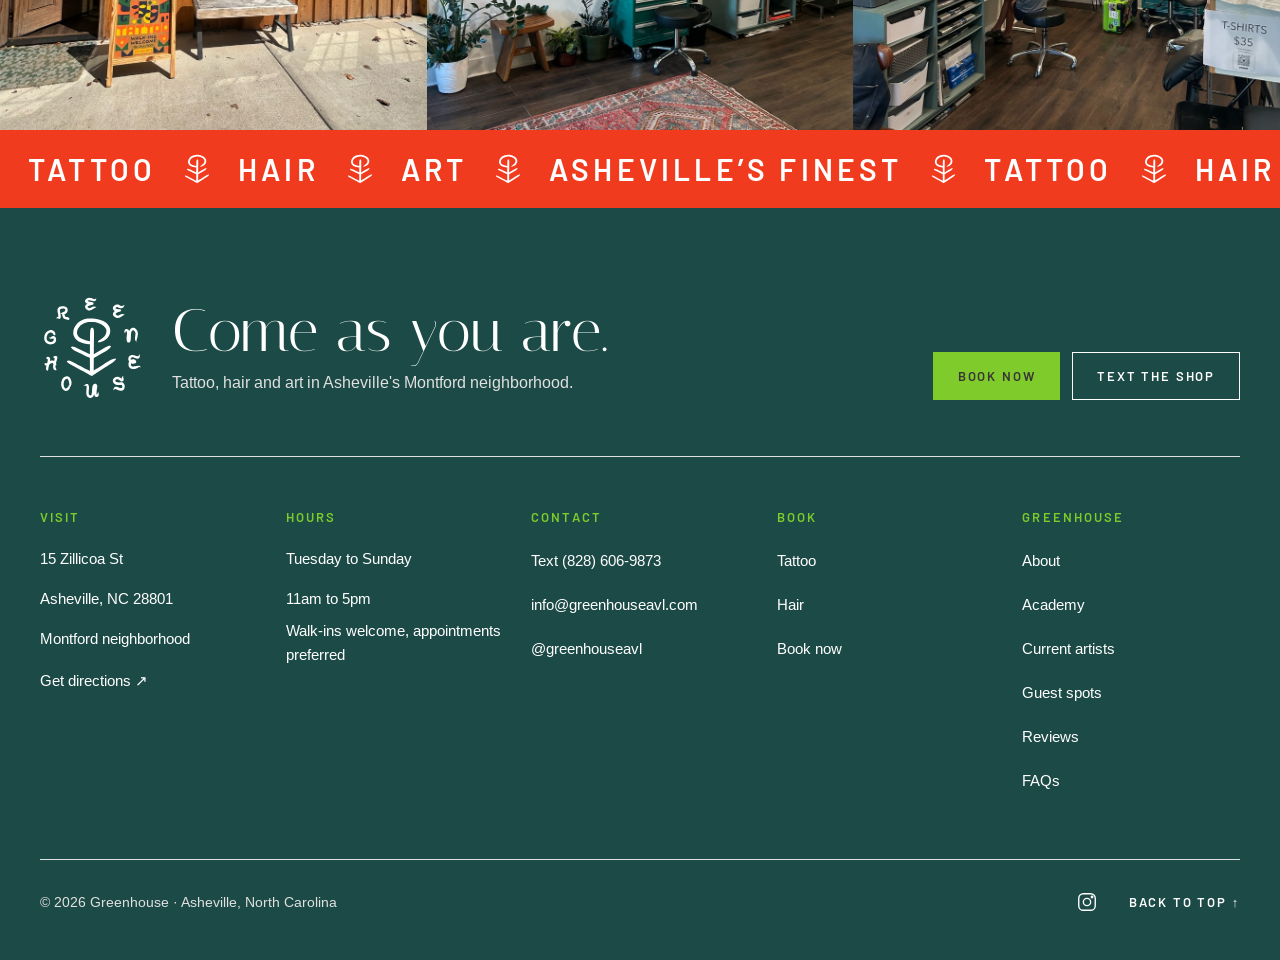
<file: tattoo.html>
<!doctype html>
<html lang="en">
<head>
<meta charset="utf-8">
<meta name="viewport" content="width=device-width, initial-scale=1">
<title>Tattoo shop in Montford, Asheville · Greenhouse</title>
<meta name="description" content="Custom and traditional tattoos from Chuck Donoghue, Bianca Sky Kreba, Lauren Alexandra and Floyd. $100 deposit.">
<meta property="og:type" content="website">
<meta property="og:title" content="Tattoo shop in Montford, Asheville · Greenhouse">
<meta property="og:description" content="Custom and traditional tattoos from Chuck Donoghue, Bianca Sky Kreba, Lauren Alexandra and Floyd. $100 deposit.">
<meta property="og:image" content="share.jpg">
<meta name="twitter:card" content="summary_large_image">
<meta name="theme-color" content="#F2F0ED">
<!-- Once the domain is set: make og:image a full URL and add <link rel="canonical" href="https://DOMAIN/tattoo.html"> -->
<link rel="icon" href="images/greenhouse-mark-vermilion.svg" type="image/svg+xml">
<link rel="preconnect" href="https://fonts.googleapis.com">
<link rel="preconnect" href="https://fonts.gstatic.com" crossorigin>
<link rel="stylesheet" href="https://fonts.googleapis.com/css2?family=Italiana&amp;family=Barlow:wght@400;500;600&amp;family=Arimo:ital,wght@0,400;0,700;1,400&amp;display=swap">
<link rel="stylesheet" href="css/site.css">
<link rel="stylesheet" href="css/booking.css">
<script src="js/booking.js" defer></script>
</head>
<body id="top">
<a class="gh-skip" href="#main">Skip to content</a>
<div style="background: #F2F0ED; color: #1C4A46; font-family: Arimo, Arial, sans-serif; font-size: 16px; line-height: 26px">

<header style="position: relative; border-bottom: 1px solid #1C4A46">
<div style="max-width: 1280px; margin: 0 auto; padding: 0 40px; height: 84px; display: grid; grid-template-columns: 1fr auto 1fr; align-items: center; gap: 16px">
<div style="justify-self: start; display: flex; align-items: center">
<nav aria-label="Services" class="gh-nav" style="display: flex; align-items: center; gap: 28px"><a href="tattoo.html" style="display: inline-flex; align-items: center; min-height: 44px; font-family: Barlow, Arial, sans-serif; font-weight: 600; letter-spacing: 0.14em; text-transform: uppercase; font-size: 13px; text-decoration: none">Tattoo</a><a href="hair.html" style="display: inline-flex; align-items: center; min-height: 44px; font-family: Barlow, Arial, sans-serif; font-weight: 600; letter-spacing: 0.14em; text-transform: uppercase; font-size: 13px; text-decoration: none">Hair</a><a href="academy.html" style="display: inline-flex; align-items: center; min-height: 44px; font-family: Barlow, Arial, sans-serif; font-weight: 600; letter-spacing: 0.14em; text-transform: uppercase; font-size: 13px; text-decoration: none">Academy</a></nav>
<details class="gh-menu" style="display: none; position: static"><summary style="display: flex; align-items: center; min-height: 44px; padding-right: 8px; cursor: pointer; color: #1C4A46; font-family: Barlow, Arial, sans-serif; font-weight: 600; letter-spacing: 0.14em; text-transform: uppercase; font-size: 13px; cursor: pointer">Menu</summary><nav aria-label="Menu" class="gh-menu-panel" style="display: none; flex-direction: column; position: absolute; left: 0; right: 0; top: 84px; z-index: 20; background: #F2F0ED; border-bottom: 1px solid #1C4A46"><a href="tattoo.html" style="display: flex; align-items: center; min-height: 52px; padding: 0 40px; border-top: 1px solid #1C4A46; font-family: Barlow, Arial, sans-serif; font-weight: 600; font-size: 13px; letter-spacing: 0.16em; text-transform: uppercase; text-decoration: none">Tattoo</a><a href="hair.html" style="display: flex; align-items: center; min-height: 52px; padding: 0 40px; border-top: 1px solid #1C4A46; font-family: Barlow, Arial, sans-serif; font-weight: 600; font-size: 13px; letter-spacing: 0.16em; text-transform: uppercase; text-decoration: none">Hair</a><a href="academy.html" style="display: flex; align-items: center; min-height: 52px; padding: 0 40px; border-top: 1px solid #1C4A46; font-family: Barlow, Arial, sans-serif; font-weight: 600; font-size: 13px; letter-spacing: 0.16em; text-transform: uppercase; text-decoration: none">Academy</a><a href="art.html" style="display: flex; align-items: center; min-height: 52px; padding: 0 40px; border-top: 1px solid #1C4A46; font-family: Barlow, Arial, sans-serif; font-weight: 600; font-size: 13px; letter-spacing: 0.16em; text-transform: uppercase; text-decoration: none">Art</a><a href="about.html" style="display: flex; align-items: center; min-height: 52px; padding: 0 40px; border-top: 1px solid #1C4A46; font-family: Barlow, Arial, sans-serif; font-weight: 600; font-size: 13px; letter-spacing: 0.16em; text-transform: uppercase; text-decoration: none">About</a><a href="reviews.html" style="display: flex; align-items: center; min-height: 52px; padding: 0 40px; border-top: 1px solid #1C4A46; font-family: Barlow, Arial, sans-serif; font-weight: 600; font-size: 13px; letter-spacing: 0.16em; text-transform: uppercase; text-decoration: none">Reviews</a><a href="faqs.html" style="display: flex; align-items: center; min-height: 52px; padding: 0 40px; border-top: 1px solid #1C4A46; font-family: Barlow, Arial, sans-serif; font-weight: 600; font-size: 13px; letter-spacing: 0.16em; text-transform: uppercase; text-decoration: none">FAQs</a></nav></details>
</div>
<a href="index.html" aria-label="Greenhouse home" style="display: block"><img src="images/greenhouse-mark-vermilion.svg" alt="Greenhouse" style="height: 44px; width: auto; display: block"></a>
<div style="justify-self: end; display: flex; align-items: center; gap: 28px">
<nav aria-label="More" class="gh-nav" style="display: flex; align-items: center; gap: 28px"><a href="art.html" style="display: inline-flex; align-items: center; min-height: 44px; font-family: Barlow, Arial, sans-serif; font-weight: 600; letter-spacing: 0.14em; text-transform: uppercase; font-size: 13px; text-decoration: none">Art</a><a href="about.html" style="display: inline-flex; align-items: center; min-height: 44px; font-family: Barlow, Arial, sans-serif; font-weight: 600; letter-spacing: 0.14em; text-transform: uppercase; font-size: 13px; text-decoration: none">About</a></nav>
<a class="gh-btn gh-btn--primary" href="book.html" style="display: inline-flex; align-items: center; justify-content: center; min-height: 48px; padding: 0 24px; box-sizing: border-box; font-family: Barlow, Arial, sans-serif; font-weight: 600; font-size: 13px; letter-spacing: 0.14em; text-transform: uppercase; text-decoration: none; white-space: nowrap; cursor: pointer; background: #1C4A46; color: #FFFFFF; border: 1.5px solid #1C4A46" data-book="">Book now</a>
</div>
</div>
</header>

<main id="main">
<section style="">
<div style="max-width: 1280px; margin: 0 auto; padding: 72px 40px 88px; display: flex; flex-direction: column; gap: 40px">
<div style="display: grid; grid-template-columns: repeat(auto-fit, minmax(min(100%, 420px), 1fr)); gap: 72px; align-items: center">
<div style="display: flex; flex-direction: column; gap: 22px">
<p style="margin: 0; font-family: Barlow, Arial, sans-serif; font-weight: 600; letter-spacing: 0.16em; text-transform: uppercase; font-size: 13px">Tattoo · downstairs</p>
<h1 style="margin: 0; font-family: Italiana, Georgia, serif; font-weight: 400; font-size: clamp(52px, 7vw, 96px); line-height: 0.98">Tattoos in Montford</h1>
<p style="margin: 0; font-size: 19px; line-height: 32px">Four artists, one small studio downstairs. Chuck brings nearly 20 years of tattooing, much of it in New York shops, and Sky, Lauren and Floyd each bring their own style.</p>
<div style="display: flex; flex-wrap: wrap; gap: 12px"><a class="gh-btn gh-btn--primary" href="book.html" style="display: inline-flex; align-items: center; justify-content: center; min-height: 48px; padding: 0 24px; box-sizing: border-box; font-family: Barlow, Arial, sans-serif; font-weight: 600; font-size: 13px; letter-spacing: 0.14em; text-transform: uppercase; text-decoration: none; white-space: nowrap; cursor: pointer; background: #1C4A46; color: #FFFFFF; border: 1.5px solid #1C4A46" data-book="tattoo">Book a tattoo</a><a class="gh-btn gh-btn--outline" href="faqs.html" style="display: inline-flex; align-items: center; justify-content: center; min-height: 48px; padding: 0 24px; box-sizing: border-box; font-family: Barlow, Arial, sans-serif; font-weight: 600; font-size: 13px; letter-spacing: 0.14em; text-transform: uppercase; text-decoration: none; white-space: nowrap; cursor: pointer; background: transparent; color: #1C4A46; border: 1.5px solid #1C4A46">Tattoo FAQs</a></div>
</div>
<img src="images/photos/028-IMG_0959.jpg" alt="Traditional rose tattoo by Chuck" style="width: 100%; height: 600px; object-fit: cover; border-radius: 999px 999px 0 0; display: block">
</div>
</div>
</section>
<section style="border-top: 1px solid #1C4A46">
<div style="max-width: 1280px; margin: 0 auto; padding: 88px 40px 96px; display: flex; flex-direction: column; gap: 40px">
<div style="display: flex; flex-wrap: wrap; align-items: baseline; justify-content: space-between; gap: 12px; padding-bottom: 14px; border-bottom: 1px solid #1C4A46">
<h2 style="margin: 0; font-family: Italiana, Georgia, serif; font-weight: 400; font-size: 40px; line-height: 1.1">Meet our tattoo artists</h2>
<span style="font-size: 14px; color: #393536">Each artist books on their own calendar</span>
</div>
<div class="gh-artists" style="display: grid; grid-template-columns: repeat(auto-fit, minmax(200px, 1fr)); gap: 56px 24px">
<div style="display: flex; flex-direction: column; align-items: center; gap: 4px; text-align: center">
<img src="images/chuck-donoghue.jpg" alt="Chuck Donoghue" style="width: 180px; height: 230px; object-fit: cover; object-position: 50% 50%; border-radius: 999px 999px 0 0; display: block; margin-bottom: 12px">
<h3 style="margin: 0; font-family: Italiana, Georgia, serif; font-weight: 400; font-size: 30px; line-height: 1.1">Chuck Donoghue</h3>
<p style="margin: 0; font-family: Barlow, Arial, sans-serif; font-weight: 600; letter-spacing: 0.16em; text-transform: uppercase; font-size: 12px; color: #393536">Founder &amp; tattoo artist</p>
<div style="margin-top: auto; padding-top: 10px; display: flex; flex-direction: column; align-items: center; gap: 6px"><a href="https://www.instagram.com/chuckdtattoos/" style="font-size: 14px; line-height: 22px" target="_blank" rel="noopener">See Chuck's work</a><a class="gh-btn gh-btn--outline" href="book.html" style="display: inline-flex; align-items: center; justify-content: center; min-height: 48px; padding: 0 24px; box-sizing: border-box; font-family: Barlow, Arial, sans-serif; font-weight: 600; font-size: 13px; letter-spacing: 0.14em; text-transform: uppercase; text-decoration: none; white-space: nowrap; cursor: pointer; background: transparent; color: #1C4A46; border: 1.5px solid #1C4A46" data-book="request:chuck">Book with Chuck</a></div>
</div>
<div style="display: flex; flex-direction: column; align-items: center; gap: 4px; text-align: center">
<img src="images/photos/073-IMG_3117.jpg" alt="Tattoo by Bianca Sky" style="width: 180px; height: 230px; object-fit: cover; object-position: 50% 50%; border-radius: 999px 999px 0 0; display: block; margin-bottom: 12px">
<h3 style="margin: 0; font-family: Italiana, Georgia, serif; font-weight: 400; font-size: 30px; line-height: 1.1">Bianca Sky Kreba</h3>
<p style="margin: 0; font-family: Barlow, Arial, sans-serif; font-weight: 600; letter-spacing: 0.16em; text-transform: uppercase; font-size: 12px; color: #393536">Tattoo artist</p>
<div style="margin-top: auto; padding-top: 10px; display: flex; flex-direction: column; align-items: center; gap: 6px"><a href="https://www.instagram.com/tattoosbysky/" style="font-size: 14px; line-height: 22px" target="_blank" rel="noopener">See Sky's work</a><a class="gh-btn gh-btn--outline" href="book.html" style="display: inline-flex; align-items: center; justify-content: center; min-height: 48px; padding: 0 24px; box-sizing: border-box; font-family: Barlow, Arial, sans-serif; font-weight: 600; font-size: 13px; letter-spacing: 0.14em; text-transform: uppercase; text-decoration: none; white-space: nowrap; cursor: pointer; background: transparent; color: #1C4A46; border: 1.5px solid #1C4A46" data-book="request:sky">Book with Sky</a></div>
</div>
<div style="display: flex; flex-direction: column; align-items: center; gap: 4px; text-align: center">
<img src="images/photos/035-IMG_3381.jpg" alt="Tattoo by Lauren Alexandra" style="width: 180px; height: 230px; object-fit: cover; object-position: 50% 50%; border-radius: 999px 999px 0 0; display: block; margin-bottom: 12px">
<h3 style="margin: 0; font-family: Italiana, Georgia, serif; font-weight: 400; font-size: 30px; line-height: 1.1">Lauren Alexandra</h3>
<p style="margin: 0; font-family: Barlow, Arial, sans-serif; font-weight: 600; letter-spacing: 0.16em; text-transform: uppercase; font-size: 12px; color: #393536">Tattoo artist</p>
<div style="margin-top: auto; padding-top: 10px; display: flex; flex-direction: column; align-items: center; gap: 6px"><a href="https://www.instagram.com/laurenalexandralux/" style="font-size: 14px; line-height: 22px" target="_blank" rel="noopener">See Lauren's work</a><a class="gh-btn gh-btn--outline" href="book.html" style="display: inline-flex; align-items: center; justify-content: center; min-height: 48px; padding: 0 24px; box-sizing: border-box; font-family: Barlow, Arial, sans-serif; font-weight: 600; font-size: 13px; letter-spacing: 0.14em; text-transform: uppercase; text-decoration: none; white-space: nowrap; cursor: pointer; background: transparent; color: #1C4A46; border: 1.5px solid #1C4A46" data-book="request:lauren">Book with Lauren</a></div>
</div>
<div style="display: flex; flex-direction: column; align-items: center; gap: 4px; text-align: center">
<img src="images/photos/247-IMG_2830.jpg" alt="Tattoo by Floyd" style="width: 180px; height: 230px; object-fit: cover; object-position: 50% 50%; border-radius: 999px 999px 0 0; display: block; margin-bottom: 12px">
<h3 style="margin: 0; font-family: Italiana, Georgia, serif; font-weight: 400; font-size: 30px; line-height: 1.1">Floyd</h3>
<p style="margin: 0; font-family: Barlow, Arial, sans-serif; font-weight: 600; letter-spacing: 0.16em; text-transform: uppercase; font-size: 12px; color: #393536">Tattoo artist</p>
<div style="margin-top: auto; padding-top: 10px; display: flex; flex-direction: column; align-items: center; gap: 6px"><a href="https://www.instagram.com/floydgoodfolk/" style="font-size: 14px; line-height: 22px" target="_blank" rel="noopener">See Floyd's work</a><a class="gh-btn gh-btn--outline" href="https://www.instagram.com/floydgoodfolk/" style="display: inline-flex; align-items: center; justify-content: center; min-height: 48px; padding: 0 24px; box-sizing: border-box; font-family: Barlow, Arial, sans-serif; font-weight: 600; font-size: 13px; letter-spacing: 0.14em; text-transform: uppercase; text-decoration: none; white-space: nowrap; cursor: pointer; background: transparent; color: #1C4A46; border: 1.5px solid #1C4A46" target="_blank" rel="noopener">Message on Instagram</a></div>
</div>
</div>
</div>
</section>
<section aria-label="Our work" style="display: grid; grid-template-columns: repeat(auto-fill, minmax(max(25%, 180px), 1fr))">
<img src="images/photos/095-AAF71785-6474-4475-A614-0E0B96DD75D2.jpg" alt="Dragon by Chuck" style="width: 100%; aspect-ratio: 4 / 5; height: auto; object-fit: cover; display: block">
<img src="images/photos/188-IMG_3112.jpg" alt="Heart portrait by Bianca Sky" style="width: 100%; aspect-ratio: 4 / 5; height: auto; object-fit: cover; display: block">
<img src="images/photos/098-IMG_3386.jpg" alt="Bull by Lauren Alexandra" style="width: 100%; aspect-ratio: 4 / 5; height: auto; object-fit: cover; display: block">
<img src="images/photos/201-IMG_1765.jpg" alt="Cubist face by Floyd" style="width: 100%; aspect-ratio: 4 / 5; height: auto; object-fit: cover; display: block">
<img src="images/photos/111-IMG_2806.jpg" alt="Strawberries by Chuck" style="width: 100%; aspect-ratio: 4 / 5; height: auto; object-fit: cover; display: block">
<img src="images/photos/220-IMG_3115.jpg" alt="Butterfly and flowers by Bianca Sky" style="width: 100%; aspect-ratio: 4 / 5; height: auto; object-fit: cover; display: block">
<img src="images/photos/135-IMG_3384.jpg" alt="Snake by Lauren Alexandra" style="width: 100%; aspect-ratio: 4 / 5; height: auto; object-fit: cover; display: block">
<img src="images/photos/279-IMG_2831.jpg" alt="Centipede by Floyd" style="width: 100%; aspect-ratio: 4 / 5; height: auto; object-fit: cover; display: block">
</section>
<section style="">
<div style="max-width: 1280px; margin: 0 auto; padding: 88px 40px 96px; display: flex; flex-direction: column; gap: 40px">
<div style="display: flex; flex-direction: column; gap: 8px"><p style="margin: 0; font-family: Barlow, Arial, sans-serif; font-weight: 600; letter-spacing: 0.16em; text-transform: uppercase; font-size: 13px">Before you book</p><h2 style="margin: 0; font-family: Italiana, Georgia, serif; font-weight: 400; font-size: 52px; line-height: 1.05">How booking works</h2></div>
<div style="display: grid; grid-template-columns: repeat(auto-fit, minmax(min(100%, 260px), 1fr)); gap: 32px 48px; padding: 32px; background: #FFFFFF">
<div style="display: flex; flex-direction: column; gap: 8px">
<h3 style="margin: 0; font-family: Italiana, Georgia, serif; font-weight: 400; font-size: 28px; line-height: 1.1">Pricing</h3>
<p style="margin: 0; font-size: 15px; line-height: 24px; color: #393536">Each artist has their own hourly rate. Price depends on size and detail.</p>
</div>
<div style="display: flex; flex-direction: column; gap: 8px">
<h3 style="margin: 0; font-family: Italiana, Georgia, serif; font-weight: 400; font-size: 28px; line-height: 1.1">$100 deposit</h3>
<p style="margin: 0; font-size: 15px; line-height: 24px; color: #393536">Taken when you book and comes off the price of your tattoo.</p>
</div>
<div style="display: flex; flex-direction: column; gap: 8px">
<h3 style="margin: 0; font-family: Italiana, Georgia, serif; font-weight: 400; font-size: 28px; line-height: 1.1">24-hour cancellation</h3>
<p style="margin: 0; font-size: 15px; line-height: 24px; color: #393536">Cancel at least 24 hours ahead or the deposit isn't refunded.</p>
</div>
<div style="display: flex; flex-direction: column; gap: 8px">
<h3 style="margin: 0; font-family: Italiana, Georgia, serif; font-weight: 400; font-size: 28px; line-height: 1.1">Walk-ins</h3>
<p style="margin: 0; font-size: 15px; line-height: 24px; color: #393536">Welcome, but appointments are preferred. Text (828) 606-9873.</p>
</div>
</div>
</div>
</section>

<section aria-label="The tattoo studio" style="display: grid; grid-template-columns: repeat(auto-fit, minmax(min(100%, 300px), 1fr))">
<img src="images/tattoo-storefront.jpg" alt="The Greenhouse Tattoo storefront at 15 Zillicoa St, with a walk-ins welcome sign out front" loading="lazy" style="width: 100%; height: 420px; object-fit: cover; object-position: 50% 55%; display: block">
<img src="images/tattoo-studio-flash-rug.jpg" alt="Flash sheets and a painted border on the walls of the tattoo studio" loading="lazy" style="width: 100%; height: 420px; object-fit: cover; display: block">
<img src="images/tattoo-studio-desk.jpg" alt="An artist drawing at the studio desk, with Greenhouse tees on the rack" loading="lazy" style="width: 100%; height: 420px; object-fit: cover; object-position: 50% 60%; display: block">
</section>

<section aria-label="Tattoo, hair, art. Asheville’s finest." class="gh-ticker" style="background: #F03B1F; color: #FFFFFF; overflow: hidden">
<div class="gh-ticker-track" aria-hidden="true" style="display: flex; align-items: center; width: max-content; padding: 24px 0; white-space: nowrap"><span style="padding: 0 28px; font-family: Barlow, Arial, sans-serif; font-weight: 600; font-size: 30px; line-height: 1; letter-spacing: 0.14em; text-transform: uppercase">Tattoo</span><img src="images/greenhouse-mark-white.svg" alt="" style="height: 30px; width: auto; display: block; flex: 0 0 auto"><span style="padding: 0 28px; font-family: Barlow, Arial, sans-serif; font-weight: 600; font-size: 30px; line-height: 1; letter-spacing: 0.14em; text-transform: uppercase">Hair</span><img src="images/greenhouse-mark-white.svg" alt="" style="height: 30px; width: auto; display: block; flex: 0 0 auto"><span style="padding: 0 28px; font-family: Barlow, Arial, sans-serif; font-weight: 600; font-size: 30px; line-height: 1; letter-spacing: 0.14em; text-transform: uppercase">Art</span><img src="images/greenhouse-mark-white.svg" alt="" style="height: 30px; width: auto; display: block; flex: 0 0 auto"><span style="padding: 0 28px; font-family: Barlow, Arial, sans-serif; font-weight: 600; font-size: 30px; line-height: 1; letter-spacing: 0.14em; text-transform: uppercase">Asheville’s finest</span><img src="images/greenhouse-mark-white.svg" alt="" style="height: 30px; width: auto; display: block; flex: 0 0 auto"><span style="padding: 0 28px; font-family: Barlow, Arial, sans-serif; font-weight: 600; font-size: 30px; line-height: 1; letter-spacing: 0.14em; text-transform: uppercase">Tattoo</span><img src="images/greenhouse-mark-white.svg" alt="" style="height: 30px; width: auto; display: block; flex: 0 0 auto"><span style="padding: 0 28px; font-family: Barlow, Arial, sans-serif; font-weight: 600; font-size: 30px; line-height: 1; letter-spacing: 0.14em; text-transform: uppercase">Hair</span><img src="images/greenhouse-mark-white.svg" alt="" style="height: 30px; width: auto; display: block; flex: 0 0 auto"><span style="padding: 0 28px; font-family: Barlow, Arial, sans-serif; font-weight: 600; font-size: 30px; line-height: 1; letter-spacing: 0.14em; text-transform: uppercase">Art</span><img src="images/greenhouse-mark-white.svg" alt="" style="height: 30px; width: auto; display: block; flex: 0 0 auto"><span style="padding: 0 28px; font-family: Barlow, Arial, sans-serif; font-weight: 600; font-size: 30px; line-height: 1; letter-spacing: 0.14em; text-transform: uppercase">Asheville’s finest</span><img src="images/greenhouse-mark-white.svg" alt="" style="height: 30px; width: auto; display: block; flex: 0 0 auto"><span style="padding: 0 28px; font-family: Barlow, Arial, sans-serif; font-weight: 600; font-size: 30px; line-height: 1; letter-spacing: 0.14em; text-transform: uppercase">Tattoo</span><img src="images/greenhouse-mark-white.svg" alt="" style="height: 30px; width: auto; display: block; flex: 0 0 auto"><span style="padding: 0 28px; font-family: Barlow, Arial, sans-serif; font-weight: 600; font-size: 30px; line-height: 1; letter-spacing: 0.14em; text-transform: uppercase">Hair</span><img src="images/greenhouse-mark-white.svg" alt="" style="height: 30px; width: auto; display: block; flex: 0 0 auto"><span style="padding: 0 28px; font-family: Barlow, Arial, sans-serif; font-weight: 600; font-size: 30px; line-height: 1; letter-spacing: 0.14em; text-transform: uppercase">Art</span><img src="images/greenhouse-mark-white.svg" alt="" style="height: 30px; width: auto; display: block; flex: 0 0 auto"><span style="padding: 0 28px; font-family: Barlow, Arial, sans-serif; font-weight: 600; font-size: 30px; line-height: 1; letter-spacing: 0.14em; text-transform: uppercase">Asheville’s finest</span><img src="images/greenhouse-mark-white.svg" alt="" style="height: 30px; width: auto; display: block; flex: 0 0 auto"><span style="padding: 0 28px; font-family: Barlow, Arial, sans-serif; font-weight: 600; font-size: 30px; line-height: 1; letter-spacing: 0.14em; text-transform: uppercase">Tattoo</span><img src="images/greenhouse-mark-white.svg" alt="" style="height: 30px; width: auto; display: block; flex: 0 0 auto"><span style="padding: 0 28px; font-family: Barlow, Arial, sans-serif; font-weight: 600; font-size: 30px; line-height: 1; letter-spacing: 0.14em; text-transform: uppercase">Hair</span><img src="images/greenhouse-mark-white.svg" alt="" style="height: 30px; width: auto; display: block; flex: 0 0 auto"><span style="padding: 0 28px; font-family: Barlow, Arial, sans-serif; font-weight: 600; font-size: 30px; line-height: 1; letter-spacing: 0.14em; text-transform: uppercase">Art</span><img src="images/greenhouse-mark-white.svg" alt="" style="height: 30px; width: auto; display: block; flex: 0 0 auto"><span style="padding: 0 28px; font-family: Barlow, Arial, sans-serif; font-weight: 600; font-size: 30px; line-height: 1; letter-spacing: 0.14em; text-transform: uppercase">Asheville’s finest</span><img src="images/greenhouse-mark-white.svg" alt="" style="height: 30px; width: auto; display: block; flex: 0 0 auto"></div>
</section>

</main>

<footer style="background: #1C4A46; color: #FFFFFF">
<div style="max-width: 1280px; margin: 0 auto; padding: 88px 40px 36px; display: flex; flex-direction: column; gap: 56px">
<div style="display: flex; flex-wrap: wrap; justify-content: space-between; align-items: flex-end; gap: 32px 48px">
<div style="display: flex; align-items: center; gap: 28px">
<img src="images/greenhouse-seal-white.svg" alt="" style="width: 104px; height: 104px; display: block; flex: 0 0 auto">
<div style="display: flex; flex-direction: column; gap: 8px">
<p style="margin: 0; font-family: Italiana, Georgia, serif; font-weight: 400; font-size: clamp(40px, 5vw, 60px); line-height: 1">Come as you are.</p>
<p style="margin: 0; font-size: 16px; line-height: 26px; color: #E0E0E0">Tattoo, hair and art in Asheville's Montford neighborhood.</p>
</div>
</div>
<div style="display: flex; flex-wrap: wrap; gap: 12px">
<a class="gh-btn gh-btn--lime" href="book.html" style="display: inline-flex; align-items: center; justify-content: center; min-height: 48px; padding: 0 24px; box-sizing: border-box; font-family: Barlow, Arial, sans-serif; font-weight: 600; font-size: 13px; letter-spacing: 0.14em; text-transform: uppercase; text-decoration: none; white-space: nowrap; cursor: pointer; background: #7FCB2B; color: #393536; border: 1.5px solid #7FCB2B" data-book="">Book now</a>
<a class="gh-btn gh-btn--outline-light" href="sms:+18286069873" style="display: inline-flex; align-items: center; justify-content: center; min-height: 48px; padding: 0 24px; box-sizing: border-box; font-family: Barlow, Arial, sans-serif; font-weight: 600; font-size: 13px; letter-spacing: 0.14em; text-transform: uppercase; text-decoration: none; white-space: nowrap; cursor: pointer; background: transparent; color: #FFFFFF; border: 1.5px solid #FFFFFF">Text the shop</a>
</div>
</div>
<div style="display: grid; grid-template-columns: repeat(auto-fit, minmax(min(100%, 140px), 1fr)); gap: 36px 28px; padding-top: 48px; border-top: 1px solid #E0E0E0; font-size: 15px; line-height: 24px; overflow-wrap: anywhere">
<div style="display: flex; flex-direction: column; gap: 0"><p style="margin: 0 0 10px; font-family: Barlow, Arial, sans-serif; font-weight: 600; letter-spacing: 0.16em; text-transform: uppercase; font-size: 13px; color: #7FCB2B">Visit</p><span style="display: inline-flex; align-items: center; min-height: 40px">15 Zillicoa St</span><span style="display: inline-flex; align-items: center; min-height: 40px">Asheville, NC 28801</span><span style="display: inline-flex; align-items: center; min-height: 40px">Montford neighborhood</span><a href="https://www.google.com/maps/search/?api=1&amp;query=Greenhouse+15+Zillicoa+St+Asheville+NC" target="_blank" rel="noopener" style="color: #FFFFFF; text-decoration: none; display: inline-flex; align-items: center; min-height: 44px">Get directions ↗</a></div>
<div style="display: flex; flex-direction: column; gap: 0"><p style="margin: 0 0 10px; font-family: Barlow, Arial, sans-serif; font-weight: 600; letter-spacing: 0.16em; text-transform: uppercase; font-size: 13px; color: #7FCB2B">Hours</p><span style="display: inline-flex; align-items: center; min-height: 40px">Tuesday to Sunday</span><span style="display: inline-flex; align-items: center; min-height: 40px">11am to 5pm</span><span style="display: inline-flex; align-items: center; min-height: 40px">Walk-ins welcome, appointments preferred</span></div>
<div class="gh-foot-contact" style="display: flex; flex-direction: column; gap: 0"><p style="margin: 0 0 10px; font-family: Barlow, Arial, sans-serif; font-weight: 600; letter-spacing: 0.16em; text-transform: uppercase; font-size: 13px; color: #7FCB2B">Contact</p><a href="sms:+18286069873" style="color: #FFFFFF; text-decoration: none; display: inline-flex; align-items: center; min-height: 44px">Text (828) 606-9873</a><a href="mailto:info@greenhouseavl.com" style="color: #FFFFFF; text-decoration: none; display: inline-flex; align-items: center; min-height: 44px">info@greenhouseavl.com</a><a href="https://www.instagram.com/greenhouseavl" style="color: #FFFFFF; text-decoration: none; display: inline-flex; align-items: center; min-height: 44px">@greenhouseavl</a></div>
<div style="display: flex; flex-direction: column; gap: 0"><p style="margin: 0 0 10px; font-family: Barlow, Arial, sans-serif; font-weight: 600; letter-spacing: 0.16em; text-transform: uppercase; font-size: 13px; color: #7FCB2B">Book</p><a href="tattoo.html" style="color: #FFFFFF; text-decoration: none; display: inline-flex; align-items: center; min-height: 44px">Tattoo</a><a href="hair.html" style="color: #FFFFFF; text-decoration: none; display: inline-flex; align-items: center; min-height: 44px">Hair</a><a href="book.html" style="color: #FFFFFF; text-decoration: none; display: inline-flex; align-items: center; min-height: 44px" data-book="">Book now</a></div>
<div style="display: flex; flex-direction: column; gap: 0"><p style="margin: 0 0 10px; font-family: Barlow, Arial, sans-serif; font-weight: 600; letter-spacing: 0.16em; text-transform: uppercase; font-size: 13px; color: #7FCB2B">Greenhouse</p><a href="about.html" style="color: #FFFFFF; text-decoration: none; display: inline-flex; align-items: center; min-height: 44px">About</a><a href="academy.html" style="color: #FFFFFF; text-decoration: none; display: inline-flex; align-items: center; min-height: 44px">Academy</a><a href="art.html" style="color: #FFFFFF; text-decoration: none; display: inline-flex; align-items: center; min-height: 44px">Current artists</a><a href="guest-spots.html" style="color: #FFFFFF; text-decoration: none; display: inline-flex; align-items: center; min-height: 44px">Guest spots</a><a href="reviews.html" style="color: #FFFFFF; text-decoration: none; display: inline-flex; align-items: center; min-height: 44px">Reviews</a><a href="faqs.html" style="color: #FFFFFF; text-decoration: none; display: inline-flex; align-items: center; min-height: 44px">FAQs</a></div>
</div>
<div style="display: flex; flex-wrap: wrap; justify-content: space-between; align-items: center; gap: 12px 24px; padding-top: 20px; border-top: 1px solid #E0E0E0; font-size: 14px; line-height: 22px; color: #E0E0E0">
<span>© 2026 Greenhouse · Asheville, North Carolina</span>
<div style="display: flex; align-items: center; gap: 20px">
<a href="https://www.instagram.com/greenhouseavl/" target="_blank" rel="noopener" aria-label="Greenhouse on Instagram" style="display: inline-flex; align-items: center; justify-content: center; width: 44px; height: 44px"><svg width="22" height="22" viewBox="0 0 24 24" fill="none" stroke="#FFFFFF" stroke-width="1.5" aria-hidden="true"><rect x="3" y="3" width="18" height="18" rx="5"></rect><circle cx="12" cy="12" r="4"></circle><circle cx="17.5" cy="6.5" r="0.8" fill="#FFFFFF"></circle></svg></a>
<a href="#top" style="display: inline-flex; align-items: center; min-height: 44px; color: #FFFFFF; font-family: Barlow, Arial, sans-serif; font-weight: 600; letter-spacing: 0.14em; text-transform: uppercase; font-size: 13px; text-decoration: none">Back to top ↑</a>
</div>
</div>
</div>
</footer>
<div class="gh-mbar gh-dark" style="display: none; position: sticky; bottom: 0; z-index: 30; gap: 8px; padding: 10px 16px calc(10px + env(safe-area-inset-bottom)); background: #1C4A46; border-top: 1px solid rgba(255, 255, 255, 0.25)">
<a class="gh-btn gh-btn--lime" href="book.html" data-book="" style="display: inline-flex; align-items: center; justify-content: center; min-height: 48px; padding: 0 24px; box-sizing: border-box; font-family: Barlow, Arial, sans-serif; font-weight: 600; font-size: 13px; letter-spacing: 0.14em; text-transform: uppercase; text-decoration: none; white-space: nowrap; cursor: pointer; background: #7FCB2B; color: #393536; border: 1.5px solid #7FCB2B; flex: 1 1 0">Book</a>
<a class="gh-btn gh-btn--outline-light" href="sms:+18286069873" style="display: inline-flex; align-items: center; justify-content: center; min-height: 48px; padding: 0 24px; box-sizing: border-box; font-family: Barlow, Arial, sans-serif; font-weight: 600; font-size: 13px; letter-spacing: 0.14em; text-transform: uppercase; text-decoration: none; white-space: nowrap; cursor: pointer; background: transparent; color: #FFFFFF; border: 1.5px solid #FFFFFF; flex: 1 1 0">Text the shop</a>
</div>

</div>
</body>
</html>
</file>
<file: css/site.css>
/* Shared styles for every Greenhouse page. Most layout is still inline from the design comps. */
*{box-sizing:border-box}
body{margin:0}
/* No smooth scrolling: Tab jumps straight to the focused control, so its ring is on screen at once. */
html{scroll-behavior:auto}

/* Skip link: hidden until the first Tab, then shown over the header */
.gh-skip{position:absolute;left:16px;top:-200px;z-index:100;display:inline-flex;align-items:center;min-height:48px;padding:0 20px;background:#1C4A46;color:#FFFFFF;font-family:Barlow,Arial,sans-serif;font-weight:600;font-size:13px;letter-spacing:.14em;text-transform:uppercase;text-decoration:none}
.gh-skip:focus{top:18px;color:#FFFFFF}

/* Phone heading scale: each level sits below the one above (h1 stays at its own size, 40px and up) */
@media (max-width: 640px){
  main h2{font-size:32px !important;line-height:1.1 !important}
  main h3{font-size:24px !important;line-height:1.15 !important}
  main blockquote{font-size:24px !important;line-height:1.3 !important}
}
@media (max-width: 900px){.gh-nav{display:none !important}.gh-menu{display:block !important}.gh-mbar{display:flex !important}}
a{color:#1C4A46}a:hover{color:#393536}
@keyframes gh-ticker{from{transform:translateX(0)}to{transform:translateX(-50%)}}
.gh-ticker-track{animation:gh-ticker 40s linear infinite}
.gh-ticker:hover .gh-ticker-track{animation-play-state:paused}
@media (prefers-reduced-motion: reduce){.gh-ticker-track{animation:none}}

/* Shared details */
h1,h2,h3{text-wrap:balance}p,blockquote{text-wrap:pretty}
::selection{background:#7FCB2B;color:#393536}
a:focus-visible,button:focus-visible,summary:focus-visible,input:focus-visible,textarea:focus-visible,select:focus-visible{outline:2px solid #F03B1F;outline-offset:3px}
.gh-dark a:focus-visible,.gh-dark summary:focus-visible,footer a:focus-visible{outline-color:#7FCB2B}
/* The ring by ground, so it always shows (3:1 or more): lime on forest and charcoal, forest on blush, vermilion again on a light card inside a dark block */
:is([style*="background: #1C4A46"],[style*="background: #393536"]) :is(a,button,summary,input,textarea,select):focus-visible{outline-color:#7FCB2B}
[style*="background: #ECCCC4"] :is(a,button,summary,input,textarea,select):focus-visible{outline-color:#1C4A46}
:is([style*="background: #1C4A46"],[style*="background: #393536"]) :is([style*="background: #FFFFFF"],[style*="background: #F2F0ED"],[style*="background: #E0E0E0"]) :is(a,button,summary,input,textarea,select):focus-visible{outline-color:#F03B1F}
img{max-width:100%}

/* Phone menu and sticky bottom bar (every page) */
.gh-menu summary{list-style:none}.gh-menu summary::-webkit-details-marker{display:none}
.gh-menu[open] .gh-menu-panel{display:flex !important}
.gh-mbar a{flex:1 1 0}

/* Artist cards: two across on phones */
@media (max-width: 640px){
  .gh-artists{grid-template-columns:repeat(2,minmax(0,1fr)) !important;gap:40px 14px !important}
  .gh-artists h3{font-size:22px !important}
  .gh-artists a[data-book],.gh-artists a[target]{white-space:normal !important;text-align:center;padding:8px 10px !important;line-height:1.3;width:100%;letter-spacing:.1em !important;min-height:54px !important}
}

/* Button states. Buttons keep their inline look; these add hover, press and disabled feedback. */
.gh-btn{transition:background-color .16s ease-out,color .16s ease-out,border-color .16s ease-out}
.gh-btn:active{transform:translateY(1px)}
.gh-btn[disabled]{opacity:.55;cursor:not-allowed}
.gh-btn--primary:hover{background:#393536 !important;border-color:#393536 !important;color:#FFFFFF !important}
.gh-btn--outline:hover{background:#1C4A46 !important;color:#FFFFFF !important}
.gh-btn--outline-light:hover{background:#FFFFFF !important;color:#1C4A46 !important}
.gh-btn--lime:hover{background:#FFFFFF !important;border-color:#FFFFFF !important;color:#393536 !important}
@media (prefers-reduced-motion: reduce){.gh-btn{transition:none}.gh-btn:active{transform:none}}

/* Text links in the header, menu and footer */
.gh-nav a:hover,.gh-menu-panel a:hover,footer a:hover{text-decoration:underline !important;text-decoration-thickness:1px;text-underline-offset:6px}
footer a:hover{color:#FFFFFF}

/* Forms */
input[aria-invalid="true"],textarea[aria-invalid="true"]{border-color:#F03B1F !important}
.gh-form-status{grid-column:1 / -1;flex-basis:100%;margin:0;padding:12px 16px;background:#E0E0E0;color:#393536;font-size:15px;line-height:24px}
.gh-form-status.is-error{background:#ECCCC4}
.gh-form-status:empty{position:absolute;width:1px;height:1px;padding:0;overflow:hidden;clip:rect(0 0 0 0);white-space:nowrap}
.gh-form-status a{color:#1C4A46}

/* Price rows (name, dotted leader, price): on a narrow phone the price drops to its own line, right-aligned, instead of running off the screen */
.gh-price-row{flex-wrap:wrap}
.gh-price-row > span:last-child{margin-left:auto}

/* Homepage artist cards: every booking button one height on phones, whether its label takes one line or two */
@media (max-width: 640px){.gh-cards a.gh-btn{min-height:54px !important}}

/* Card text links get a full-size tap area on phones */
@media (max-width: 640px){.gh-artists a:not(.gh-btn){display:inline-flex;align-items:center;min-height:44px}}
@media (max-width: 900px){a[href*="instagram.com"]:not(.gh-btn){display:inline-flex;align-items:center;min-height:44px}}

/* First-screen appear (homepage). Only runs on a page that sets html.gh-intro in its head.
   The page opens plain; each [data-appear] element rises 6px and sharpens from a 2px blur, at its own --d delay.
   Photos resolve from a 14px blur instead. js/intro.js starts it (gh-intro-go) once fonts are ready and
   ends it (gh-intro-done), which hands every element back to its normal styles. */
@media (prefers-reduced-motion: no-preference){
  .gh-intro:not(.gh-intro-done) [data-appear]{opacity:0}
  .gh-intro-go:not(.gh-intro-done) [data-appear]{animation:gh-rise .8s cubic-bezier(.16,1,.3,1) var(--d,0ms) both,gh-fade .6s cubic-bezier(.33,1,.68,1) var(--d,0ms) both}
  .gh-intro-go:not(.gh-intro-done) [data-appear="photo"]{animation:gh-photo 1s cubic-bezier(.33,1,.68,1) var(--d,0ms) both,gh-fade .7s cubic-bezier(.33,1,.68,1) var(--d,0ms) both}
}
@keyframes gh-rise{from{transform:translateY(6px);filter:blur(2px)}to{transform:none;filter:none}}
@keyframes gh-fade{from{opacity:0}to{opacity:1}}
@keyframes gh-photo{from{filter:blur(14px) saturate(.6)}to{filter:none}}
.gh-line{display:block}
.gh-split > div{overflow:hidden} /* keeps the photo blur inside each half */
.gh-split img{background:#E0E0E0} /* a placeholder if a photo is still loading */

/* Split rollover (homepage): pointing at Dre's or Chuck's photo drops a pile of haircut or tattoo prints onto it.
   Each print is a white-bordered photo, off centre (--x, --y, as a share of the frame) and tilted (--r).
   They drop in one after another (90ms apart) from a little above and a little bigger, and settle; the last
   lands on top near the middle. The photo behind dims slightly. Leaving clears the pile at once, faster.
   Mouse and trackpad only; touch screens never see it and never download the extra photos (js/rollover.js). */
.gh-roll{position:relative;overflow:hidden} /* prints never show outside the photo frame */
.gh-roll > img{transition:filter .5s cubic-bezier(.33,1,.68,1)}
.gh-roll__grid{position:absolute;inset:0;margin:0;padding:0;list-style:none;pointer-events:none}
.gh-roll__grid li{position:absolute;left:calc(50% + var(--x));top:calc(50% + var(--y));width:44%;aspect-ratio:4 / 5;box-sizing:border-box;padding:8px;background:#FFFFFF;
  box-shadow:0 2px 6px rgb(57 53 54 / .18),0 14px 32px rgb(57 53 54 / .26);
  opacity:0;transform:translate(-50%,calc(-50% - 36px)) rotate(calc(var(--r) * 1.8)) scale(1.06);
  transition:opacity .25s cubic-bezier(.33,1,.68,1),transform .25s cubic-bezier(.33,1,.68,1)}
.gh-roll__grid li:nth-child(1){--x:-14%;--y:-8%;--r:-9deg}
.gh-roll__grid li:nth-child(2){--x:13%;--y:-10%;--r:7deg}
.gh-roll__grid li:nth-child(3){--x:-6%;--y:10%;--r:4deg}
.gh-roll__grid li:nth-child(4){--x:15%;--y:9%;--r:-6deg}
.gh-roll__grid li:nth-child(5){--x:-16%;--y:6%;--r:10deg}
.gh-roll__grid li:nth-child(6){--x:3%;--y:-1%;--r:-3deg}
.gh-roll__grid img{width:100%;height:100%;object-fit:cover;display:block;background:#E0E0E0}
@media (hover: hover) and (pointer: fine){
  .gh-roll:hover > img{filter:brightness(.82) saturate(.9)}
  .gh-roll:hover .gh-roll__grid li{opacity:1;transform:translate(-50%,-50%) rotate(var(--r));
    transition:opacity .3s cubic-bezier(.33,1,.68,1) calc(var(--i) * 90ms),transform .65s cubic-bezier(.16,1,.3,1) calc(var(--i) * 90ms)}
}
@media (hover: none), (pointer: coarse){.gh-roll__grid{display:none}}
@media (prefers-reduced-motion: reduce){
  .gh-roll__grid li,.gh-roll:hover .gh-roll__grid li{transform:translate(-50%,-50%) rotate(var(--r));transition:opacity .2s linear}
}

/* The work (homepage): a full-width grid of tattoos and hair, each with its artist's name */
.gh-work{border-top:1px solid #1C4A46}
.gh-work__head{max-width:1280px;margin:0 auto;padding:96px 40px 48px;display:flex;flex-wrap:wrap;justify-content:space-between;align-items:flex-end;gap:24px 48px}
.gh-work__intro{display:flex;flex-direction:column;gap:14px;max-width:640px}
.gh-work__h{margin:0;font-family:Italiana,Georgia,serif;font-weight:400;font-size:52px;line-height:1.05}
.gh-work__p{margin:0;font-size:17px;line-height:28px;color:#393536}
.gh-work__grid{list-style:none;margin:0;padding:0;display:grid;grid-template-columns:repeat(4,minmax(0,1fr))}
.gh-work__grid li{position:relative;aspect-ratio:1 / 1;overflow:hidden;background:#E0E0E0}
.gh-work__grid img{width:100%;height:100%;object-fit:cover;display:block;transition:transform .6s cubic-bezier(.16,1,.3,1)}
.gh-work__grid li:hover img{transform:scale(1.03)}
.gh-work__who{position:absolute;left:12px;bottom:12px;padding:7px 10px;background:#F2F0ED;color:#1C4A46;font-family:Barlow,Arial,sans-serif;font-weight:600;font-size:13px;line-height:1;letter-spacing:.14em;text-transform:uppercase}
@media (max-width: 640px){
  .gh-work__head{padding:72px 40px 32px}
  .gh-work__head .gh-btn{flex:1 1 auto}
  .gh-work__grid{grid-template-columns:repeat(2,minmax(0,1fr))}
  .gh-work__who{left:8px;bottom:8px}
}
@media (prefers-reduced-motion: reduce){.gh-work__grid img{transition:none}}

/* Visit section (homepage): the address set large on blush, details in ruled rows beside it */
.gh-visit{background:#ECCCC4;color:#1C4A46}
.gh-visit :focus-visible{outline-color:#1C4A46}
.gh-visit__in{max-width:1280px;margin:0 auto;padding:96px 40px;display:grid;grid-template-columns:minmax(0,1.1fr) minmax(0,1fr);gap:48px 96px;align-items:start}
.gh-visit__label{margin:0;font-family:Barlow,Arial,sans-serif;font-weight:600;font-size:13px;letter-spacing:.16em;text-transform:uppercase}
.gh-visit__addr{margin:18px 0 0;font-family:Italiana,Georgia,serif;font-weight:400;font-size:clamp(44px,5vw,64px);line-height:1}
.gh-visit__area{margin:14px 0 0;font-family:Italiana,Georgia,serif;font-size:28px;line-height:1.2}
.gh-visit__btns{display:flex;flex-wrap:wrap;gap:12px;margin-top:36px}
.gh-visit__list{margin:0;border-bottom:1px solid #1C4A46}
.gh-visit__row{display:grid;grid-template-columns:140px minmax(0,1fr);gap:16px;padding:9px 0;border-top:1px solid #1C4A46}
.gh-visit__row dt,.gh-visit__row dd{display:flex;align-items:center;min-height:44px}
.gh-visit__row dt{font-family:Barlow,Arial,sans-serif;font-weight:600;font-size:13px;letter-spacing:.14em;text-transform:uppercase}
.gh-visit__row dd{margin:0;font-size:17px;line-height:26px;color:#393536}
.gh-visit__row dd a{display:inline-flex;align-items:center;min-height:44px;color:#1C4A46;text-decoration-thickness:1px;text-underline-offset:4px}
.gh-visit__row dd a:hover{color:#393536}
@media (max-width: 900px){
  .gh-visit__in{grid-template-columns:1fr;padding:72px 40px}
  .gh-visit__btns .gh-btn--outline{display:none !important} /* the phone bar already has Text the shop */
}
@media (max-width: 640px){
  .gh-visit__area{font-size:24px}
  .gh-visit__btns .gh-btn{flex:1 1 auto}
  .gh-visit__row{grid-template-columns:1fr;gap:0;padding:12px 0}
  .gh-visit__row dt{min-height:0}
}
</file>
<file: css/booking.css>
/* Booking panel. Opens from any element with data-book. Everything is scoped under .ghb. */
html.ghb-open{overflow:hidden}
.ghb{--vermilion:#F03B1F;--forest:#1C4A46;--lime:#7FCB2B;--charcoal:#393536;--bone:#F2F0ED;--blush:#ECCCC4;--mist:#E0E0E0;--white:#FFFFFF;
  --display:"Italiana",Georgia,"Times New Roman",serif;--label:"Barlow","Arial Narrow",Arial,sans-serif;--body:"Arimo",Arial,Helvetica,sans-serif;
  border:0;padding:0;margin:auto;width:min(920px,calc(100vw - 48px));max-width:none;max-height:calc(100dvh - 48px);
  background:var(--bone);color:var(--forest);font-family:var(--body);font-size:16px;line-height:26px;overflow:hidden;display:flex;flex-direction:column}
.ghb:not([open]){display:none}
.ghb::backdrop{background:rgba(28,74,70,.55)}
.ghb[open]{animation:ghb-in .32s cubic-bezier(.16,1,.3,1)}
.ghb[open]::backdrop{animation:ghb-fade .32s ease-out}
@keyframes ghb-in{from{opacity:0;transform:translateY(16px)}to{opacity:1;transform:none}}
@keyframes ghb-fade{from{opacity:0}to{opacity:1}}
.ghb *{box-sizing:border-box}
.ghb [hidden]{display:none!important}
.ghb ::selection{background:var(--lime);color:var(--charcoal)}
.ghb a{color:var(--forest);text-underline-offset:6px}
.ghb :focus-visible{outline:2px solid var(--vermilion);outline-offset:3px}
.ghb-top{flex:0 0 auto;display:grid;grid-template-columns:1fr auto 1fr;align-items:center;gap:16px;height:64px;padding:0 28px;border-bottom:1px solid var(--forest);background:var(--bone)}
.ghb-crumb{justify-self:start;font:600 13px/1 var(--label);letter-spacing:.14em;text-transform:uppercase}
.ghb-brand{justify-self:center;display:block;background:none;border:0;padding:0;cursor:pointer}
.ghb-brand img{height:34px;width:auto;display:block}
.ghb-close{justify-self:end;appearance:none;background:none;border:0;min-height:44px;padding:0;display:inline-flex;align-items:center;gap:10px;cursor:pointer;color:var(--forest);font:600 13px/1 var(--label);letter-spacing:.14em;text-transform:uppercase}
.ghb-body{flex:1 1 auto;overflow-y:auto;overscroll-behavior:contain;padding:0 28px 40px}
.ghb h2,.ghb h3,.ghb h4{font-family:var(--display);font-weight:400;margin:0;text-wrap:balance;color:var(--forest)}
.ghb h2{font-size:clamp(32px,4.2vw,44px);line-height:1.05}
.ghb h3{font-size:24px;line-height:1.15}
.ghb p{margin:0;text-wrap:pretty}
.ghb .lead{font-size:17px;line-height:28px;color:var(--charcoal);max-width:40em}
.ghb .small{font-size:15px;line-height:24px;color:var(--charcoal)}
.ghb .label{font:600 13px/1.3 var(--label);letter-spacing:.16em;text-transform:uppercase}
.ghb .view{display:flex;flex-direction:column;gap:26px;padding-top:32px}
.ghb .intro{display:flex;flex-direction:column;gap:12px;max-width:44em}
.ghb .back{align-self:flex-start;appearance:none;background:none;border:0;padding:0;min-height:44px;font:600 13px/1 var(--label);letter-spacing:.14em;text-transform:uppercase;color:var(--forest);cursor:pointer;margin-bottom:-16px}
.ghb .btn{display:inline-flex;align-items:center;justify-content:center;min-height:48px;padding:0 24px;font:600 13px/1.25 var(--label);letter-spacing:.14em;text-transform:uppercase;text-decoration:none;white-space:nowrap;cursor:pointer;border:1.5px solid var(--forest);background:var(--forest);color:var(--white)}
.ghb .btn.out{background:transparent;color:var(--forest)}
.ghb .btn:hover{background:var(--charcoal);border-color:var(--charcoal);color:var(--white)}
.ghb .btn[disabled]{opacity:.5;cursor:not-allowed}
.ghb .split{display:grid;grid-template-columns:repeat(2,minmax(0,1fr));border-top:1px solid var(--forest);border-bottom:1px solid var(--forest)}
.ghb .split > button{appearance:none;border:0;background:none;padding:0;text-align:center;cursor:pointer;font:inherit;color:inherit;display:flex;flex-direction:column}
.ghb .split > button + button{border-left:1px solid var(--forest)}
.ghb .split img{width:100%;height:300px;object-fit:cover;display:block}
.ghb .split .cap{padding:20px 20px 24px;display:flex;flex-direction:column;align-items:center;gap:10px}
.ghb .split h3{font-size:clamp(26px,3.2vw,34px);line-height:1.1}
.ghb .split > button:hover .btn{background:var(--charcoal);border-color:var(--charcoal)}
.ghb .ask{display:flex;flex-wrap:wrap;align-items:center;justify-content:space-between;gap:12px 24px;padding:0 0 20px;border-bottom:1px solid var(--forest)}
.ghb .menu{display:flex;flex-direction:column;border-top:1px solid var(--forest)}
.ghb .menu button{appearance:none;background:none;border:0;border-bottom:1px solid var(--forest);text-align:left;cursor:pointer;font:inherit;color:inherit;display:grid;grid-template-columns:minmax(0,1fr) auto;align-items:center;gap:4px 24px;padding:16px 0}
.ghb .menu .t{font-family:var(--display);font-size:28px;line-height:1.1}
.ghb .menu .d{grid-column:1;font-size:15px;line-height:24px;color:var(--charcoal)}
.ghb .menu .go{grid-column:2;grid-row:1 / span 2;font:600 13px/1 var(--label);letter-spacing:.14em;text-transform:uppercase;display:inline-flex;align-items:center;gap:10px}
.ghb .menu .go svg{transition:transform .25s cubic-bezier(.2,.7,.2,1)}
.ghb .menu button:hover .t{text-decoration:underline;text-decoration-thickness:1px;text-underline-offset:8px}
.ghb .menu button:hover .go svg{transform:translateX(4px)}
.ghb .cards{display:grid;grid-template-columns:repeat(4,minmax(0,1fr));gap:32px 20px}
.ghb .card{display:flex;flex-direction:column;gap:10px}
.ghb .card .ph{width:100%;aspect-ratio:4 / 5;border-radius:999px 999px 0 0;object-fit:cover;display:block;background:var(--blush)}
.ghb .card .mono{display:flex;align-items:center;justify-content:center;font-family:var(--display);font-size:80px;line-height:1;color:var(--forest)}
.ghb .card h4{font-size:24px;line-height:1.1}
.ghb .card .role{font:600 12px/1.4 var(--label);letter-spacing:.16em;text-transform:uppercase;color:var(--charcoal)}
.ghb .card .note{font-size:14px;line-height:22px;color:var(--charcoal)}
.ghb .card .btn{margin-top:auto;width:100%;white-space:normal;text-align:center;padding:8px 12px;letter-spacing:.1em}
.ghb .match{display:inline-flex;align-self:flex-start;align-items:center;height:26px;padding:0 12px;border-radius:999px;border:1.5px solid var(--forest);font:600 11px/1 var(--label);letter-spacing:.12em;text-transform:uppercase}
.ghb .steps{display:grid;grid-template-columns:repeat(3,minmax(0,1fr));gap:28px;margin:0;padding:0;list-style:none}
.ghb .steps li{display:flex;flex-direction:column;gap:6px;padding-top:14px;border-top:1px solid var(--forest)}
.ghb .steps .n{font-family:var(--display);font-size:34px;line-height:1;color:var(--vermilion)}
.ghb .steps p{font-size:15px;line-height:24px;color:var(--charcoal);max-width:34ch}
.ghb form{display:grid;grid-template-columns:repeat(2,minmax(0,1fr));gap:16px 20px;background:var(--white);padding:28px;align-items:start;margin:0}
.ghb .field{display:flex;flex-direction:column;gap:6px;min-width:0}
.ghb .full{grid-column:1 / -1}
.ghb .field label,.ghb legend{font:600 13px/1.3 var(--label);letter-spacing:.16em;text-transform:uppercase;color:var(--forest)}
.ghb .hint{font-size:13px;line-height:20px;color:var(--charcoal)}
.ghb input[type=text],.ghb input[type=email],.ghb select,.ghb textarea{width:100%;min-height:48px;padding:0 16px;border:1.5px solid var(--charcoal);background:var(--white);color:var(--charcoal);font:16px/1.4 var(--body);border-radius:0;margin:0}
.ghb select{-webkit-appearance:none;appearance:none;padding:0 48px 0 16px;background-image:url("data:image/svg+xml,%3Csvg xmlns='http://www.w3.org/2000/svg' width='14' height='14' viewBox='0 0 24 24' fill='none' stroke='%231C4A46' stroke-width='2' stroke-linecap='round' stroke-linejoin='round'%3E%3Cpath d='M6 9l6 6 6-6'/%3E%3C/svg%3E");background-repeat:no-repeat;background-position:right 16px center;background-size:14px 14px;cursor:pointer}
.ghb textarea{padding:12px 16px;min-height:104px;resize:vertical}
.ghb input:focus-visible,.ghb select:focus-visible,.ghb textarea:focus-visible{outline:2px solid var(--vermilion);outline-offset:1px}
.ghb fieldset{border:0;margin:0;padding:0;min-width:0;display:flex;flex-direction:column;gap:6px}
.ghb legend{padding:0;margin-bottom:6px}
.ghb .opts{display:flex;flex-wrap:wrap;gap:8px}
.ghb .opt{position:relative}
.ghb .opt input{position:absolute;inset:0;opacity:0;margin:0;cursor:pointer}
.ghb .opt span{display:inline-flex;align-items:center;justify-content:center;min-height:44px;min-width:48px;padding:0 16px;border:1.5px solid var(--forest);background:var(--white);font:600 13px/1 var(--label);letter-spacing:.14em;text-transform:uppercase;color:var(--forest)}
.ghb .opt input:checked + span{background:var(--forest);color:var(--white)}
.ghb .opt input:focus-visible + span{outline:2px solid var(--vermilion);outline-offset:2px}
.ghb .check{display:flex;gap:12px;align-items:flex-start;font-size:16px;line-height:24px;color:var(--charcoal)}
.ghb .check input{width:22px;height:22px;margin:1px 0 0;accent-color:var(--forest);flex:0 0 auto}
.ghb .err{color:var(--charcoal);background:var(--blush);padding:12px 16px;font-size:15px;line-height:24px}
.ghb .summary{display:grid;grid-template-columns:140px minmax(0,1fr);gap:6px 24px;margin:0;padding:16px 0;border-top:1px solid var(--forest);border-bottom:1px solid var(--forest)}
.ghb .summary dt{font:600 13px/26px var(--label);letter-spacing:.16em;text-transform:uppercase}
.ghb .summary dd{margin:0;color:var(--charcoal);min-width:0;overflow-wrap:anywhere}
.ghb .row-btns{display:flex;flex-wrap:wrap;gap:12px}
.ghb-toast{position:fixed;left:50%;bottom:calc(20px + env(safe-area-inset-bottom,0px));transform:translateX(-50%);background:#1C4A46;color:#fff;padding:14px 20px;font:600 12px/1.3 Barlow,Arial,sans-serif;letter-spacing:.14em;text-transform:uppercase;z-index:2147483647}
@media (max-width:760px){
  .ghb{width:100vw;max-height:none;height:100dvh;margin:0}
  .ghb[open]{animation-name:ghb-up}
  .ghb-top{padding:0 16px;grid-template-columns:auto 1fr auto}
  .ghb-crumb{display:none}
  .ghb-brand{justify-self:start}
  .ghb-body{padding:0 16px calc(40px + env(safe-area-inset-bottom,0px))}
  .ghb .cards{grid-template-columns:repeat(2,minmax(0,1fr));gap:28px 14px}
  .ghb .card h4{font-size:22px}
  .ghb .card .mono{font-size:72px}
  .ghb .steps{grid-template-columns:1fr;gap:24px}
  .ghb form{grid-template-columns:1fr;padding:22px}
  .ghb .summary{grid-template-columns:1fr;gap:2px}
  .ghb .summary dd{margin-bottom:12px}
  .ghb .split img{height:220px}
  .ghb .menu .t{font-size:24px}
}
@keyframes ghb-up{from{transform:translateY(40px);opacity:0}to{transform:none;opacity:1}}
@media (max-width:520px){
  .ghb .split{grid-template-columns:1fr}
  .ghb .split > button + button{border-left:0;border-top:1px solid var(--forest)}
  .ghb .split img{height:180px}
  .ghb .menu .go span{display:none}
}
@media (prefers-reduced-motion: reduce){.ghb[open],.ghb[open]::backdrop{animation:none}.ghb .menu .go svg{transition:none}}
</file>
